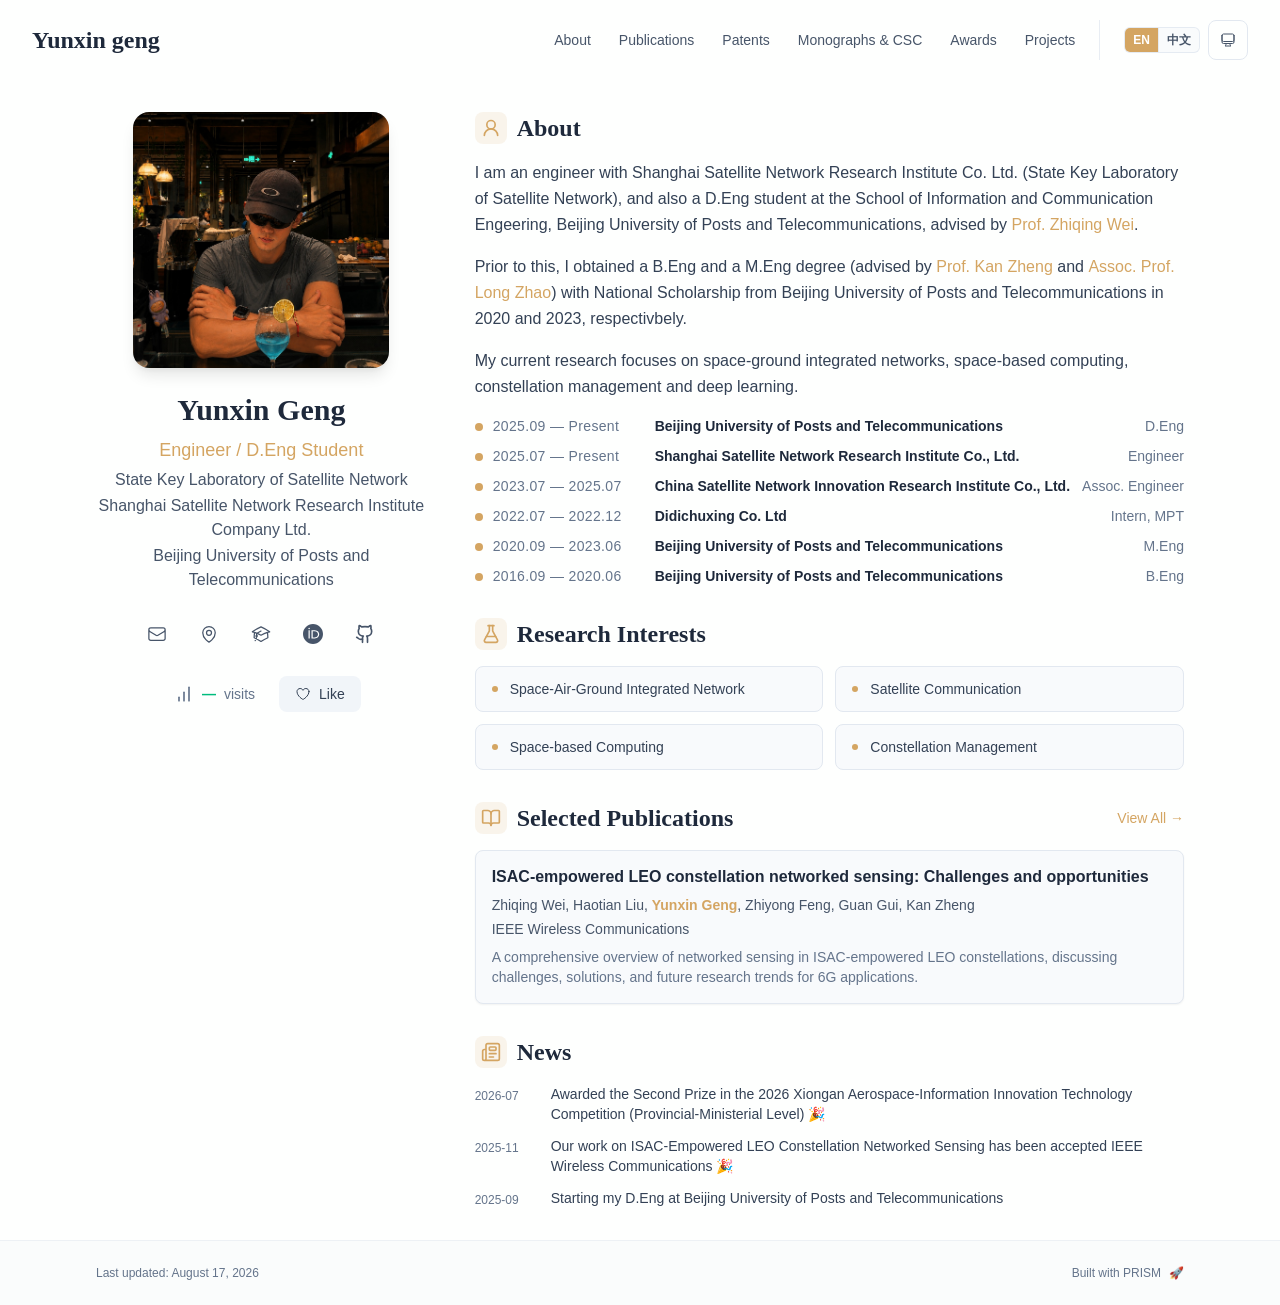
<file: index.html>
<!DOCTYPE html><html lang="en" class="scroll-smooth"><head><meta charSet="utf-8"/><meta name="viewport" content="width=device-width, initial-scale=1"/><link rel="preload" as="image" href="/bio.jpg"/><link rel="stylesheet" href="/_next/static/css/6cdf7c1259495151.css" data-precedence="next"/><link rel="preload" as="script" fetchPriority="low" href="/_next/static/chunks/webpack-679b75d1c4c2027c.js"/><script src="/_next/static/chunks/4bd1b696-70b6d399998de86a.js" async=""></script><script src="/_next/static/chunks/684-5aaa8290a129f299.js" async=""></script><script src="/_next/static/chunks/main-app-f3a18ecd062d6eb9.js" async=""></script><script src="/_next/static/chunks/461-a9a5d7b05a71d978.js" async=""></script><script src="/_next/static/chunks/874-6cc630662f3664af.js" async=""></script><script src="/_next/static/chunks/550-e25fb60305c1b22e.js" async=""></script><script src="/_next/static/chunks/app/layout-3bc9bcfc9629e41c.js" async=""></script><script src="/_next/static/chunks/178-595a94b9af1e67b5.js" async=""></script><script src="/_next/static/chunks/199-3dbf3e04a0d6c233.js" async=""></script><script src="/_next/static/chunks/748-7f55fe3ee213699f.js" async=""></script><script src="/_next/static/chunks/app/page-2345045956adf5ea.js" async=""></script><link rel="preload" href="https://busuanzi.ibruce.info/busuanzi/2.3/busuanzi.pure.mini.js" as="script"/><link rel="icon" href="/favicon.svg" type="image/svg+xml"/><link rel="dns-prefetch" href="https://jialeliu.com"/><link rel="preconnect" href="https://jialeliu.com" crossorigin=""/><link rel="preload" as="font" type="font/woff2" href="https://jialeliu.com/fonts/georgiab.woff2" crossorigin=""/><script>
              try {
                const theme = localStorage.getItem('theme-storage');
                const parsed = theme ? JSON.parse(theme) : null;
                const setting = parsed?.state?.theme || 'system';
                const prefersDark = typeof window !== 'undefined' && window.matchMedia && window.matchMedia('(prefers-color-scheme: dark)').matches;
                const effective = setting === 'dark' ? 'dark' : (setting === 'light' ? 'light' : (prefersDark ? 'dark' : 'light'));
                var root = document.documentElement;
                root.classList.add(effective);
                root.setAttribute('data-theme', effective);
              } catch (e) {
                var root = document.documentElement;
                root.classList.add('light');
                root.setAttribute('data-theme', 'light');
              }
            </script><script>
    try {
      const cfg = {"enabled":true,"locales":["zh","en"],"defaultLocale":"en","mode":"auto","fixedLocale":"en","persist":true,"switcher":true,"labels":{"zh":"中文","en":"English"}};
      const storageKey = 'locale-storage';
      const normalize = (value) => typeof value === 'string' ? value.trim().replace('_', '-').toLowerCase() : '';
      const matchLocale = (candidate) => {
        const normalized = normalize(candidate);
        if (!normalized) return null;
        if (cfg.locales.includes(normalized)) return normalized;
        const language = normalized.split('-')[0];
        if (cfg.locales.includes(language)) return language;
        return null;
      };

      let resolved = null;

      if (!cfg.enabled) {
        resolved = cfg.defaultLocale;
      } else if (cfg.persist) {
        resolved = matchLocale(localStorage.getItem(storageKey));
      }

      if (!resolved) {
        if (cfg.mode === 'fixed') {
          resolved = cfg.fixedLocale;
        } else {
          resolved = matchLocale(navigator.language);
        }
      }

      if (!resolved) {
        resolved = cfg.defaultLocale;
      }

      const root = document.documentElement;
      root.lang = resolved;
      root.setAttribute('data-locale', resolved);

      if (cfg.persist) {
        localStorage.setItem(storageKey, resolved);
      }
    } catch (e) {
      const root = document.documentElement;
      root.lang = 'en';
      root.setAttribute('data-locale', 'en');
    }
  </script><title>Yunxin geng</title><meta name="description" content="Engineer at Shanghai Satellite Network Research Institute Company Ltd. (State Key Laboratory of Satellite Network), also an PhD student at Beijing University of Posts and Telecommunications."/><meta name="author" content="Yunxin Geng"/><meta name="keywords" content="Yunxin Geng,PhD,Research,State Key Laboratory of Satellite Network,Shanghai Satellite Network Research Institute Company Ltd.,Beijing University of Posts and Telecommunications"/><meta name="creator" content="Yunxin Geng"/><meta name="publisher" content="Yunxin Geng"/><meta property="og:title" content="Yunxin geng"/><meta property="og:description" content="Engineer at Shanghai Satellite Network Research Institute Company Ltd. (State Key Laboratory of Satellite Network), also an PhD student at Beijing University of Posts and Telecommunications."/><meta property="og:site_name" content="Yunxin Geng&#x27;s Academic Website"/><meta property="og:locale" content="en_US"/><meta property="og:type" content="website"/><meta name="twitter:card" content="summary"/><meta name="twitter:title" content="Yunxin geng"/><meta name="twitter:description" content="Engineer at Shanghai Satellite Network Research Institute Company Ltd. (State Key Laboratory of Satellite Network), also an PhD student at Beijing University of Posts and Telecommunications."/><link rel="icon" href="/favicon.svg"/><script>document.querySelectorAll('body link[rel="icon"], body link[rel="apple-touch-icon"]').forEach(el => document.head.appendChild(el))</script><script src="/_next/static/chunks/polyfills-42372ed130431b0a.js" noModule=""></script></head><body class="font-sans antialiased"><div style="visibility:hidden"><nav class="fixed top-0 left-0 right-0 z-50" data-headlessui-state=""><div class="transition-all duration-300 ease-out bg-transparent" style="transform:translateY(-100px)"><div class="max-w-7xl mx-auto px-4 sm:px-6 lg:px-8"><div class="flex justify-between items-center h-16 lg:h-20"><div class="flex-shrink-0" tabindex="0"><a class="text-xl lg:text-2xl font-serif font-semibold text-primary hover:text-accent transition-colors duration-200" href="/">Yunxin geng</a></div><div class="hidden lg:block"><div class="ml-10 flex items-center space-x-3"><div class="relative flex items-baseline space-x-1"><a data-nav-href="/" class="relative px-3 py-2 text-sm font-medium rounded-lg transition-colors duration-150 text-primary" href="/">About</a><a data-nav-href="/publications" class="relative px-3 py-2 text-sm font-medium rounded-lg transition-colors duration-150 text-neutral-600" href="/publications/">Publications</a><a data-nav-href="/patents" class="relative px-3 py-2 text-sm font-medium rounded-lg transition-colors duration-150 text-neutral-600" href="/patents/">Patents</a><a data-nav-href="/monographs" class="relative px-3 py-2 text-sm font-medium rounded-lg transition-colors duration-150 text-neutral-600" href="/monographs/">Monographs &amp; CSC</a><a data-nav-href="/awards" class="relative px-3 py-2 text-sm font-medium rounded-lg transition-colors duration-150 text-neutral-600" href="/awards/">Awards</a><a data-nav-href="/projects" class="relative px-3 py-2 text-sm font-medium rounded-lg transition-colors duration-150 text-neutral-600" href="/projects/">Projects</a></div><div class="flex items-center gap-2 border-l border-neutral-200/80 pl-6 dark:border-neutral-700/80"><div class="w-[76px] h-[26px] rounded-md border border-neutral-200/80 bg-neutral-50/80 dark:border-neutral-600 dark:bg-neutral-800/60"><div class="h-full w-1/2 rounded-l-md bg-neutral-300/70 animate-pulse dark:bg-neutral-700"></div></div><div class="flex items-center justify-center w-10 h-10 rounded-lg border border-neutral-200 dark:border-[rgba(148,163,184,0.24)] bg-background dark:bg-neutral-800"><div class="w-4 h-4 rounded-full bg-neutral-300 animate-pulse"></div></div></div></div></div><div class="lg:hidden flex items-center space-x-2"><div class="w-[76px] h-[26px] rounded-md border border-neutral-200/80 bg-neutral-50/80 dark:border-neutral-600 dark:bg-neutral-800/60"><div class="h-full w-1/2 rounded-l-md bg-neutral-300/70 animate-pulse dark:bg-neutral-700"></div></div><div class="flex items-center justify-center w-10 h-10 rounded-lg border border-neutral-200 dark:border-[rgba(148,163,184,0.24)] bg-background dark:bg-neutral-800"><div class="w-4 h-4 rounded-full bg-neutral-300 animate-pulse"></div></div><button class="inline-flex items-center justify-center p-2 rounded-md text-neutral-600 hover:text-primary hover:bg-neutral-100 dark:hover:bg-neutral-800 focus:outline-none focus:ring-2 focus:ring-inset focus:ring-accent transition-colors duration-200" id="headlessui-disclosure-button-«R7pdb»" type="button" aria-expanded="false" data-headlessui-state=""><span class="sr-only">Open main menu</span><div><svg xmlns="http://www.w3.org/2000/svg" fill="none" viewBox="0 0 24 24" stroke-width="1.5" stroke="currentColor" aria-hidden="true" data-slot="icon" class="block h-6 w-6"><path stroke-linecap="round" stroke-linejoin="round" d="M3.75 6.75h16.5M3.75 12h16.5m-16.5 5.25h16.5"></path></svg></div></button></div></div></div></div></nav><main class="min-h-screen pt-16 lg:pt-20"><div class="max-w-6xl mx-auto px-4 sm:px-6 lg:px-8 py-8 bg-background min-h-screen"><div class="grid grid-cols-1 lg:grid-cols-3 gap-12"><div class="lg:col-span-1"><div class="sticky top-8" style="opacity:0;transform:translateY(20px)"><div class="w-64 h-64 mx-auto mb-6 rounded-2xl overflow-hidden shadow-lg hover:shadow-xl transition-all duration-200 hover:scale-105"><img alt="Yunxin Geng" width="256" height="256" decoding="async" data-nimg="1" class="w-full h-full object-cover object-[32%_center]" style="color:transparent" src="/bio.jpg"/></div><div class="text-center mb-6"><h1 class="text-3xl font-serif font-bold text-primary mb-2">Yunxin Geng</h1><p class="text-lg text-accent font-medium mb-1">Engineer / D.Eng Student</p><div class="text-neutral-600 mb-2 space-y-0.5"><p>State Key Laboratory of Satellite Network</p><p>Shanghai Satellite Network Research Institute Company Ltd.</p><p>Beijing University of Posts and Telecommunications</p></div></div><div class="flex flex-wrap justify-center gap-3 sm:gap-4 mb-6 relative px-2"><div class="relative"><button class="p-2 sm:p-2 transition-colors duration-200 text-neutral-600 dark:text-neutral-400 hover:text-accent" aria-label="Email"><svg xmlns="http://www.w3.org/2000/svg" fill="none" viewBox="0 0 24 24" stroke-width="1.5" stroke="currentColor" aria-hidden="true" data-slot="icon" class="h-5 w-5"><path stroke-linecap="round" stroke-linejoin="round" d="M21.75 6.75v10.5a2.25 2.25 0 0 1-2.25 2.25h-15a2.25 2.25 0 0 1-2.25-2.25V6.75m19.5 0A2.25 2.25 0 0 0 19.5 4.5h-15a2.25 2.25 0 0 0-2.25 2.25m19.5 0v.243a2.25 2.25 0 0 1-1.07 1.916l-7.5 4.615a2.25 2.25 0 0 1-2.36 0L3.32 8.91a2.25 2.25 0 0 1-1.07-1.916V6.75"></path></svg></button></div><div class="relative"><button class="p-2 sm:p-2 transition-colors duration-200 text-neutral-600 dark:text-neutral-400 hover:text-accent" aria-label="Location"><svg xmlns="http://www.w3.org/2000/svg" fill="none" viewBox="0 0 24 24" stroke-width="1.5" stroke="currentColor" aria-hidden="true" data-slot="icon" class="h-5 w-5"><path stroke-linecap="round" stroke-linejoin="round" d="M15 10.5a3 3 0 1 1-6 0 3 3 0 0 1 6 0Z"></path><path stroke-linecap="round" stroke-linejoin="round" d="M19.5 10.5c0 7.142-7.5 11.25-7.5 11.25S4.5 17.642 4.5 10.5a7.5 7.5 0 1 1 15 0Z"></path></svg></button></div><a href="https://scholar.google.com/citations?user=9G78VAcAAAAJ&amp;hl=zh-CN" target="_blank" rel="noopener noreferrer" class="p-2 sm:p-2 text-neutral-600 dark:text-neutral-400 hover:text-accent transition-colors duration-200" aria-label="Google Scholar"><svg xmlns="http://www.w3.org/2000/svg" fill="none" viewBox="0 0 24 24" stroke-width="1.5" stroke="currentColor" aria-hidden="true" data-slot="icon" class="h-5 w-5"><path stroke-linecap="round" stroke-linejoin="round" d="M4.26 10.147a60.438 60.438 0 0 0-.491 6.347A48.62 48.62 0 0 1 12 20.904a48.62 48.62 0 0 1 8.232-4.41 60.46 60.46 0 0 0-.491-6.347m-15.482 0a50.636 50.636 0 0 0-2.658-.813A59.906 59.906 0 0 1 12 3.493a59.903 59.903 0 0 1 10.399 5.84c-.896.248-1.783.52-2.658.814m-15.482 0A50.717 50.717 0 0 1 12 13.489a50.702 50.702 0 0 1 7.74-3.342M6.75 15a.75.75 0 1 0 0-1.5.75.75 0 0 0 0 1.5Zm0 0v-3.675A55.378 55.378 0 0 1 12 8.443m-7.007 11.55A5.981 5.981 0 0 0 6.75 15.75v-1.5"></path></svg></a><a href="https://orcid.org/my-orcid?orcid=0009-0002-0901-6167" target="_blank" rel="noopener noreferrer" class="p-2 sm:p-2 text-neutral-600 dark:text-neutral-400 hover:text-accent transition-colors duration-200" aria-label="ORCID"><svg viewBox="0 0 24 24" fill="currentColor" class="h-5 w-5" xmlns="http://www.w3.org/2000/svg"><path d="M12 0C5.372 0 0 5.372 0 12s5.372 12 12 12 12-5.372 12-12S18.628 0 12 0zM7.369 4.378c.525 0 .947.431.947.947s-.422.947-.947.947a.95.95 0 0 1-.947-.947c0-.525.422-.947.947-.947zm-.722 3.038h1.444v10.041H6.647V7.416zm3.562 0h3.9c3.712 0 5.344 2.653 5.344 5.025 0 2.578-2.016 5.025-5.325 5.025h-3.919V7.416zm1.444 1.303v7.444h2.297c3.272 0 4.022-2.484 4.022-3.722 0-2.016-1.284-3.722-4.097-3.722h-2.222z"></path></svg></a><a href="https://github.com/Xiao-Di" target="_blank" rel="noopener noreferrer" class="p-2 sm:p-2 text-neutral-600 dark:text-neutral-400 hover:text-accent transition-colors duration-200" aria-label="GitHub"><svg xmlns="http://www.w3.org/2000/svg" width="24" height="24" viewBox="0 0 24 24" fill="none" stroke="currentColor" stroke-width="2" stroke-linecap="round" stroke-linejoin="round" class="lucide lucide-github h-5 w-5" aria-hidden="true"><path d="M15 22v-4a4.8 4.8 0 0 0-1-3.5c3 0 6-2 6-5.5.08-1.25-.27-2.48-1-3.5.28-1.15.28-2.35 0-3.5 0 0-1 0-3 1.5-2.64-.5-5.36-.5-8 0C6 2 5 2 5 2c-.3 1.15-.3 2.35 0 3.5A5.403 5.403 0 0 0 4 9c0 3.5 3 5.5 6 5.5-.39.49-.68 1.05-.85 1.65-.17.6-.22 1.23-.15 1.85v4"></path><path d="M9 18c-4.51 2-5-2-7-2"></path></svg></a></div><div class="flex flex-wrap items-center justify-center gap-3"><div class="flex items-center gap-2 whitespace-nowrap px-3 py-2 text-sm" aria-label="visits"><svg xmlns="http://www.w3.org/2000/svg" width="24" height="24" viewBox="0 0 24 24" fill="none" stroke="currentColor" stroke-width="2" stroke-linecap="round" stroke-linejoin="round" class="lucide lucide-chart-no-axes-column-increasing h-5 w-5 text-neutral-500" aria-hidden="true"><line x1="12" x2="12" y1="20" y2="10"></line><line x1="18" x2="18" y1="20" y2="4"></line><line x1="6" x2="6" y1="20" y2="16"></line></svg><span id="busuanzi_container_page_pv"><span id="busuanzi_value_page_pv" class="font-semibold tabular-nums text-emerald-500">—</span></span><span class="text-neutral-500">visits</span></div><div class="relative"><button class="flex items-center space-x-2 px-4 py-2 rounded-lg font-medium text-sm transition-all duration-200 bg-neutral-100 dark:bg-neutral-800 text-neutral-700 dark:text-neutral-500 hover:bg-red-50 dark:hover:bg-red-900/20 hover:text-red-600 dark:hover:text-red-400 cursor-pointer" tabindex="0"><svg xmlns="http://www.w3.org/2000/svg" fill="none" viewBox="0 0 24 24" stroke-width="1.5" stroke="currentColor" aria-hidden="true" data-slot="icon" class="h-4 w-4"><path stroke-linecap="round" stroke-linejoin="round" d="M21 8.25c0-2.485-2.099-4.5-4.688-4.5-1.935 0-3.597 1.126-4.312 2.733-.715-1.607-2.377-2.733-4.313-2.733C5.1 3.75 3 5.765 3 8.25c0 7.22 9 12 9 12s9-4.78 9-12Z"></path></svg><span>Like</span></button></div></div></div></div><div class="lg:col-span-2 space-y-8"><section id="about" class="scroll-mt-24 space-y-8"><section style="opacity:0;transform:translateY(20px)"><h2 class="flex items-center gap-2.5 text-2xl font-serif font-bold text-primary mb-4"><span class="flex h-8 w-8 shrink-0 items-center justify-center rounded-lg bg-accent/12 text-accent"><svg xmlns="http://www.w3.org/2000/svg" width="24" height="24" viewBox="0 0 24 24" fill="none" stroke="currentColor" stroke-width="2" stroke-linecap="round" stroke-linejoin="round" class="lucide lucide-user-round h-5 w-5" aria-hidden="true"><circle cx="12" cy="8" r="5"></circle><path d="M20 21a8 8 0 0 0-16 0"></path></svg></span>About</h2><div class="text-neutral-700 dark:text-neutral-600 leading-relaxed"><p class="mb-4 last:mb-0">I am an engineer with Shanghai Satellite Network Research Institute Co. Ltd. (State Key Laboratory of Satellite Network), and also a D.Eng student at the School of Information and Communication Engeering, Beijing University of Posts and Telecommunications, advised by <a href="https://teacher.bupt.edu.cn/weizhiqing/zh_CN/index.htm" node="[object Object]" target="_blank" rel="noopener noreferrer" class="text-accent font-medium transition-all duration-200 rounded hover:bg-accent/10 hover:shadow-sm">Prof. Zhiqing Wei</a>.</p>
<p class="mb-4 last:mb-0">Prior to this, I obtained a B.Eng and a M.Eng degree (advised by <a href="https://mekluwc.bupt.edu.cn/info/1019/1052.htm" node="[object Object]" target="_blank" rel="noopener noreferrer" class="text-accent font-medium transition-all duration-200 rounded hover:bg-accent/10 hover:shadow-sm">Prof. Kan Zheng</a> and  <a href="https://sice.bupt.edu.cn/info/1066/1788.htm" node="[object Object]" target="_blank" rel="noopener noreferrer" class="text-accent font-medium transition-all duration-200 rounded hover:bg-accent/10 hover:shadow-sm">Assoc. Prof. Long Zhao</a>) with National Scholarship from Beijing University of Posts and Telecommunications in 2020 and 2023, respectivbely.</p>
<p class="mb-4 last:mb-0">My current research focuses on space-ground integrated networks, space-based computing, constellation management and deep learning.</p></div><ol class="mt-4 space-y-2.5" aria-label="Experience"><li class="grid grid-cols-[auto_9rem_minmax(0,1fr)] items-baseline gap-x-2.5 gap-y-0.5 sm:grid-cols-[auto_9.5rem_minmax(0,1fr)_auto]"><span class="h-2 w-2 rounded-full bg-accent" aria-hidden="true"></span><time class="whitespace-nowrap text-[13px] leading-5 tracking-wide text-neutral-500 sm:text-sm">2025.09 — Present</time><span class="min-w-0 text-[13px] font-semibold leading-5 text-primary sm:text-sm">Beijing University of Posts and Telecommunications</span><span class="col-start-3 text-[13px] leading-5 text-neutral-500 sm:col-start-auto sm:whitespace-nowrap sm:text-right sm:text-sm">D.Eng</span></li><li class="grid grid-cols-[auto_9rem_minmax(0,1fr)] items-baseline gap-x-2.5 gap-y-0.5 sm:grid-cols-[auto_9.5rem_minmax(0,1fr)_auto]"><span class="h-2 w-2 rounded-full bg-accent" aria-hidden="true"></span><time class="whitespace-nowrap text-[13px] leading-5 tracking-wide text-neutral-500 sm:text-sm">2025.07 — Present</time><span class="min-w-0 text-[13px] font-semibold leading-5 text-primary sm:text-sm">Shanghai Satellite Network Research Institute Co., Ltd.</span><span class="col-start-3 text-[13px] leading-5 text-neutral-500 sm:col-start-auto sm:whitespace-nowrap sm:text-right sm:text-sm">Engineer</span></li><li class="grid grid-cols-[auto_9rem_minmax(0,1fr)] items-baseline gap-x-2.5 gap-y-0.5 sm:grid-cols-[auto_9.5rem_minmax(0,1fr)_auto]"><span class="h-2 w-2 rounded-full bg-accent" aria-hidden="true"></span><time class="whitespace-nowrap text-[13px] leading-5 tracking-wide text-neutral-500 sm:text-sm">2023.07 — 2025.07</time><span class="min-w-0 text-[13px] font-semibold leading-5 text-primary sm:text-sm">China Satellite Network Innovation Research Institute Co., Ltd.</span><span class="col-start-3 text-[13px] leading-5 text-neutral-500 sm:col-start-auto sm:whitespace-nowrap sm:text-right sm:text-sm">Assoc. Engineer</span></li><li class="grid grid-cols-[auto_9rem_minmax(0,1fr)] items-baseline gap-x-2.5 gap-y-0.5 sm:grid-cols-[auto_9.5rem_minmax(0,1fr)_auto]"><span class="h-2 w-2 rounded-full bg-accent" aria-hidden="true"></span><time class="whitespace-nowrap text-[13px] leading-5 tracking-wide text-neutral-500 sm:text-sm">2022.07 — 2022.12</time><span class="min-w-0 text-[13px] font-semibold leading-5 text-primary sm:text-sm">Didichuxing Co. Ltd</span><span class="col-start-3 text-[13px] leading-5 text-neutral-500 sm:col-start-auto sm:whitespace-nowrap sm:text-right sm:text-sm">Intern, MPT</span></li><li class="grid grid-cols-[auto_9rem_minmax(0,1fr)] items-baseline gap-x-2.5 gap-y-0.5 sm:grid-cols-[auto_9.5rem_minmax(0,1fr)_auto]"><span class="h-2 w-2 rounded-full bg-accent" aria-hidden="true"></span><time class="whitespace-nowrap text-[13px] leading-5 tracking-wide text-neutral-500 sm:text-sm">2020.09 — 2023.06</time><span class="min-w-0 text-[13px] font-semibold leading-5 text-primary sm:text-sm">Beijing University of Posts and Telecommunications</span><span class="col-start-3 text-[13px] leading-5 text-neutral-500 sm:col-start-auto sm:whitespace-nowrap sm:text-right sm:text-sm">M.Eng</span></li><li class="grid grid-cols-[auto_9rem_minmax(0,1fr)] items-baseline gap-x-2.5 gap-y-0.5 sm:grid-cols-[auto_9.5rem_minmax(0,1fr)_auto]"><span class="h-2 w-2 rounded-full bg-accent" aria-hidden="true"></span><time class="whitespace-nowrap text-[13px] leading-5 tracking-wide text-neutral-500 sm:text-sm">2016.09 — 2020.06</time><span class="min-w-0 text-[13px] font-semibold leading-5 text-primary sm:text-sm">Beijing University of Posts and Telecommunications</span><span class="col-start-3 text-[13px] leading-5 text-neutral-500 sm:col-start-auto sm:whitespace-nowrap sm:text-right sm:text-sm">B.Eng</span></li></ol></section><section style="opacity:0;transform:translateY(20px)"><h2 class="flex items-center gap-2.5 text-2xl font-serif font-bold text-primary mb-4"><span class="flex h-8 w-8 shrink-0 items-center justify-center rounded-lg bg-accent/12 text-accent"><svg xmlns="http://www.w3.org/2000/svg" width="24" height="24" viewBox="0 0 24 24" fill="none" stroke="currentColor" stroke-width="2" stroke-linecap="round" stroke-linejoin="round" class="lucide lucide-flask-conical h-5 w-5" aria-hidden="true"><path d="M14 2v6a2 2 0 0 0 .245.96l5.51 10.08A2 2 0 0 1 18 22H6a2 2 0 0 1-1.755-2.96l5.51-10.08A2 2 0 0 0 10 8V2"></path><path d="M6.453 15h11.094"></path><path d="M8.5 2h7"></path></svg></span>Research Interests</h2><div class="grid gap-3 sm:grid-cols-2"><div class="flex items-center gap-3 rounded-lg border border-neutral-200 bg-neutral-50 px-4 py-3 text-sm text-neutral-700 transition-all hover:-translate-y-0.5 hover:border-accent/40 hover:shadow-sm dark:border-[rgba(148,163,184,0.24)] dark:bg-neutral-800"><span class="h-1.5 w-1.5 shrink-0 rounded-full bg-accent"></span>Space-Air-Ground Integrated Network</div><div class="flex items-center gap-3 rounded-lg border border-neutral-200 bg-neutral-50 px-4 py-3 text-sm text-neutral-700 transition-all hover:-translate-y-0.5 hover:border-accent/40 hover:shadow-sm dark:border-[rgba(148,163,184,0.24)] dark:bg-neutral-800"><span class="h-1.5 w-1.5 shrink-0 rounded-full bg-accent"></span>Satellite Communication</div><div class="flex items-center gap-3 rounded-lg border border-neutral-200 bg-neutral-50 px-4 py-3 text-sm text-neutral-700 transition-all hover:-translate-y-0.5 hover:border-accent/40 hover:shadow-sm dark:border-[rgba(148,163,184,0.24)] dark:bg-neutral-800"><span class="h-1.5 w-1.5 shrink-0 rounded-full bg-accent"></span>Space-based Computing</div><div class="flex items-center gap-3 rounded-lg border border-neutral-200 bg-neutral-50 px-4 py-3 text-sm text-neutral-700 transition-all hover:-translate-y-0.5 hover:border-accent/40 hover:shadow-sm dark:border-[rgba(148,163,184,0.24)] dark:bg-neutral-800"><span class="h-1.5 w-1.5 shrink-0 rounded-full bg-accent"></span>Constellation Management</div></div></section><section style="opacity:0;transform:translateY(20px)"><div class="flex items-center justify-between mb-4"><h2 class="flex items-center gap-2.5 text-2xl font-serif font-bold text-primary "><span class="flex h-8 w-8 shrink-0 items-center justify-center rounded-lg bg-accent/12 text-accent"><svg xmlns="http://www.w3.org/2000/svg" width="24" height="24" viewBox="0 0 24 24" fill="none" stroke="currentColor" stroke-width="2" stroke-linecap="round" stroke-linejoin="round" class="lucide lucide-book-open h-5 w-5" aria-hidden="true"><path d="M12 7v14"></path><path d="M3 18a1 1 0 0 1-1-1V4a1 1 0 0 1 1-1h5a4 4 0 0 1 4 4 4 4 0 0 1 4-4h5a1 1 0 0 1 1 1v13a1 1 0 0 1-1 1h-6a3 3 0 0 0-3 3 3 3 0 0 0-3-3z"></path></svg></span>Selected Publications</h2><a class="text-accent hover:text-accent-dark text-sm font-medium transition-all duration-200 rounded hover:bg-accent/10 hover:shadow-sm" href="/publications/">View All<!-- --> →</a></div><div class="space-y-4"><div class="bg-neutral-50 dark:bg-neutral-800 p-4 rounded-lg shadow-sm border border-neutral-200 dark:border-[rgba(148,163,184,0.24)] hover:shadow-lg transition-all duration-200 hover:scale-[1.02]" style="opacity:0;transform:translateY(20px)"><h3 class="font-semibold text-primary mb-2 leading-tight">ISAC-empowered LEO constellation networked sensing: Challenges and opportunities</h3><p class="text-sm text-neutral-600 dark:text-neutral-500 mb-1"><span><span class=" ">Zhiqing Wei</span>, </span><span><span class=" ">Haotian Liu</span>, </span><span><span class="font-semibold text-accent ">Yunxin Geng</span>, </span><span><span class=" ">Zhiyong Feng</span>, </span><span><span class=" ">Guan Gui</span>, </span><span><span class=" ">Kan Zheng</span></span></p><p class="text-sm text-neutral-600 dark:text-neutral-500 mb-2">IEEE Wireless Communications</p><p class="text-sm text-neutral-500 dark:text-neutral-500 line-clamp-2">A comprehensive overview of networked sensing in ISAC-empowered LEO constellations, discussing challenges, solutions, and future research trends for 6G applications.</p></div></div></section><section style="opacity:0;transform:translateY(20px)"><h2 class="flex items-center gap-2.5 text-2xl font-serif font-bold text-primary mb-4"><span class="flex h-8 w-8 shrink-0 items-center justify-center rounded-lg bg-accent/12 text-accent"><svg xmlns="http://www.w3.org/2000/svg" width="24" height="24" viewBox="0 0 24 24" fill="none" stroke="currentColor" stroke-width="2" stroke-linecap="round" stroke-linejoin="round" class="lucide lucide-newspaper h-5 w-5" aria-hidden="true"><path d="M15 18h-5"></path><path d="M18 14h-8"></path><path d="M4 22h16a2 2 0 0 0 2-2V4a2 2 0 0 0-2-2H8a2 2 0 0 0-2 2v16a2 2 0 0 1-4 0v-9a2 2 0 0 1 2-2h2"></path><rect width="8" height="4" x="10" y="6" rx="1"></rect></svg></span>News</h2><div class="space-y-3"><div class="flex items-start space-x-3"><span class="text-xs text-neutral-500 mt-1 w-16 flex-shrink-0">2026-07</span><p class="text-sm text-neutral-700">Awarded the Second Prize in the 2026 Xiongan Aerospace‑Information Innovation Technology Competition (Provincial‑Ministerial Level) 🎉</p></div><div class="flex items-start space-x-3"><span class="text-xs text-neutral-500 mt-1 w-16 flex-shrink-0">2025-11</span><p class="text-sm text-neutral-700">Our work on ISAC-Empowered LEO Constellation Networked Sensing has been accepted IEEE Wireless Communications 🎉</p></div><div class="flex items-start space-x-3"><span class="text-xs text-neutral-500 mt-1 w-16 flex-shrink-0">2025-09</span><p class="text-sm text-neutral-700">Starting my D.Eng at Beijing University of Posts and Telecommunications</p></div></div></section></section></div></div></div><!--$--><!--/$--><!--$--><!--/$--></main><footer class="border-t border-neutral-200/50 bg-neutral-50/50 dark:bg-neutral-900/50 dark:border-neutral-700/50"><div class="max-w-6xl mx-auto px-4 sm:px-6 lg:px-8 py-6"><div class="flex flex-col sm:flex-row justify-between items-center gap-2"><p class="text-xs text-neutral-500">Last updated<!-- -->: <!-- -->August 17, 2026</p><p class="text-xs text-neutral-500 flex items-center"><a href="https://github.com/xyjoey/PRISM" target="_blank" rel="noopener noreferrer">Built with PRISM</a><span class="ml-2">🚀</span></p></div></div></footer></div><script src="/_next/static/chunks/webpack-679b75d1c4c2027c.js" async=""></script><script>(self.__next_f=self.__next_f||[]).push([0])</script><script>self.__next_f.push([1,"1:\"$Sreact.fragment\"\n3:I[3719,[\"461\",\"static/chunks/461-a9a5d7b05a71d978.js\",\"874\",\"static/chunks/874-6cc630662f3664af.js\",\"550\",\"static/chunks/550-e25fb60305c1b22e.js\",\"177\",\"static/chunks/app/layout-3bc9bcfc9629e41c.js\"],\"ThemeProvider\"]\n4:I[310,[\"461\",\"static/chunks/461-a9a5d7b05a71d978.js\",\"874\",\"static/chunks/874-6cc630662f3664af.js\",\"550\",\"static/chunks/550-e25fb60305c1b22e.js\",\"177\",\"static/chunks/app/layout-3bc9bcfc9629e41c.js\"],\"LocaleProvider\"]\n5:I[4574,[\"461\",\"static/chunks/461-a9a5d7b05a71d978.js\",\"874\",\"static/chunks/874-6cc630662f3664af.js\",\"550\",\"static/chunks/550-e25fb60305c1b22e.js\",\"177\",\"static/chunks/app/layout-3bc9bcfc9629e41c.js\"],\"default\"]\n6:I[7555,[],\"\"]\n7:I[1295,[],\"\"]\n8:I[2548,[\"461\",\"static/chunks/461-a9a5d7b05a71d978.js\",\"874\",\"static/chunks/874-6cc630662f3664af.js\",\"550\",\"static/chunks/550-e25fb60305c1b22e.js\",\"177\",\"static/chunks/app/layout-3bc9bcfc9629e41c.js\"],\"default\"]\n9:I[7408,[\"461\",\"static/chunks/461-a9a5d7b05a71d978.js\",\"178\",\"static/chunks/178-595a94b9af1e67b5.js\",\"874\",\"static/chunks/874-6cc630662f3664af.js\",\"199\",\"static/chunks/199-3dbf3e04a0d6c233.js\",\"748\",\"static/chunks/748-7f55fe3ee213699f.js\",\"974\",\"static/chunks/app/page-2345045956adf5ea.js\"],\"default\"]\ne:I[9665,[],\"MetadataBoundary\"]\n10:I[9665,[],\"OutletBoundary\"]\n13:I[4911,[],\"AsyncMetadataOutlet\"]\n15:I[9665,[],\"ViewportBoundary\"]\n17:I[6614,[],\"\"]\n:HL[\"/_next/static/css/6cdf7c1259495151.css\",\"style\"]\n2:T5d7,\n    try {\n      const cfg = {\"enabled\":true,\"locales\":[\"zh\",\"en\"],\"defaultLocale\":\"en\",\"mode\":\"auto\",\"fixedLocale\":\"en\",\"persist\":true,\"switcher\":true,\"labels\":{\"zh\":\"中文\",\"en\":\"English\"}};\n      const storageKey = 'locale-storage';\n      const normalize = (value) =\u003e typeof value === 'string' ? value.trim().replace('_', '-').toLowerCase() : '';\n      const matchLocale = (candidate) =\u003e {\n        const normalized = normalize(candidate);\n        if (!normalized) return null;\n        if (cfg.locales.includes(normalized)) return normalized;\n        const language = normalized.split('-')[0];\n        if (cfg.local"])</script><script>self.__next_f.push([1,"es.includes(language)) return language;\n        return null;\n      };\n\n      let resolved = null;\n\n      if (!cfg.enabled) {\n        resolved = cfg.defaultLocale;\n      } else if (cfg.persist) {\n        resolved = matchLocale(localStorage.getItem(storageKey));\n      }\n\n      if (!resolved) {\n        if (cfg.mode === 'fixed') {\n          resolved = cfg.fixedLocale;\n        } else {\n          resolved = matchLocale(navigator.language);\n        }\n      }\n\n      if (!resolved) {\n        resolved = cfg.defaultLocale;\n      }\n\n      const root = document.documentElement;\n      root.lang = resolved;\n      root.setAttribute('data-locale', resolved);\n\n      if (cfg.persist) {\n        localStorage.setItem(storageKey, resolved);\n      }\n    } catch (e) {\n      const root = document.documentElement;\n      root.lang = 'en';\n      root.setAttribute('data-locale', 'en');\n    }\n  a:T4c6,The pursuit of seamless global coverage in sixth-generation (6G) mobile networks has driven the development of low earth orbit (LEO) constellation networks. In addition to communication, the emerging 6G applications, such as low-altitude economy and smart city, also require high-accuracy, large-scale, and continuous sensing. Integrated sensing and communication (ISAC) has emerged as a key enabler, which could empower LEO constellations with dual capabilities of communication and sensing. With the implementation of networked sensing in ISAC-empowered LEO constellations, the requirements of emerging 6G applications can be satisfied. This article presents a comprehensive overview of networked sensing in ISAC-empowered LEO constellations. We first introduce the concepts, sensing types, application scenarios, and payload enhancements. Then, we delve into critical technical challenges of networked sensing in ISAC-empowered LEO constellations and discuss the promising solutions tailored to the unique characteristics of LEO constellations, such as high mobility and long distances to the targets. Finally, we highlight future research trends to further pro"])</script><script>self.__next_f.push([1,"mote the performance of ISAC-empowered LEO constellations.b:T62e,@article{wei2026isac,\n  title = {ISAC-empowered LEO constellation networked sensing: Challenges and opportunities},\n  author = {Wei, Zhiqing and Liu, Haotian and Geng, Yunxin and Feng, Zhiyong and Gui, Guan and Zheng, Kan},\n  journal = {IEEE Wireless Communications},\n  year = {2026},\n  publisher = {IEEE},\n  doi = {10.1109/MWC.2026.3654488},\n  abstract = {The pursuit of seamless global coverage in sixth-generation (6G) mobile networks has driven the development of low earth orbit (LEO) constellation networks. In addition to communication, the emerging 6G applications, such as low-altitude economy and smart city, also require high-accuracy, large-scale, and continuous sensing. Integrated sensing and communication (ISAC) has emerged as a key enabler, which could empower LEO constellations with dual capabilities of communication and sensing. With the implementation of networked sensing in ISAC-empowered LEO constellations, the requirements of emerging 6G applications can be satisfied. This article presents a comprehensive overview of networked sensing in ISAC-empowered LEO constellations. We first introduce the concepts, sensing types, application scenarios, and payload enhancements. Then, we delve into critical technical challenges of networked sensing in ISAC-empowered LEO constellations and discuss the promising solutions tailored to the unique characteristics of LEO constellations, such as high mobility and long distances to the targets. Finally, we highlight future research trends to further promote the performance of ISAC-empowered LEO constellations.}\n}c:T4c6,The pursuit of seamless global coverage in sixth-generation (6G) mobile networks has driven the development of low earth orbit (LEO) constellation networks. In addition to communication, the emerging 6G applications, such as low-altitude economy and smart city, also require high-accuracy, large-scale, and continuous sensing. Integrated sensing and communication (ISAC) has emerged as a key en"])</script><script>self.__next_f.push([1,"abler, which could empower LEO constellations with dual capabilities of communication and sensing. With the implementation of networked sensing in ISAC-empowered LEO constellations, the requirements of emerging 6G applications can be satisfied. This article presents a comprehensive overview of networked sensing in ISAC-empowered LEO constellations. We first introduce the concepts, sensing types, application scenarios, and payload enhancements. Then, we delve into critical technical challenges of networked sensing in ISAC-empowered LEO constellations and discuss the promising solutions tailored to the unique characteristics of LEO constellations, such as high mobility and long distances to the targets. Finally, we highlight future research trends to further promote the performance of ISAC-empowered LEO constellations.d:T62e,@article{wei2026isac,\n  title = {ISAC-empowered LEO constellation networked sensing: Challenges and opportunities},\n  author = {Wei, Zhiqing and Liu, Haotian and Geng, Yunxin and Feng, Zhiyong and Gui, Guan and Zheng, Kan},\n  journal = {IEEE Wireless Communications},\n  year = {2026},\n  publisher = {IEEE},\n  doi = {10.1109/MWC.2026.3654488},\n  abstract = {The pursuit of seamless global coverage in sixth-generation (6G) mobile networks has driven the development of low earth orbit (LEO) constellation networks. In addition to communication, the emerging 6G applications, such as low-altitude economy and smart city, also require high-accuracy, large-scale, and continuous sensing. Integrated sensing and communication (ISAC) has emerged as a key enabler, which could empower LEO constellations with dual capabilities of communication and sensing. With the implementation of networked sensing in ISAC-empowered LEO constellations, the requirements of emerging 6G applications can be satisfied. This article presents a comprehensive overview of networked sensing in ISAC-empowered LEO constellations. We first introduce the concepts, sensing types, application scenarios, and payload enhancements. Then, we delve"])</script><script>self.__next_f.push([1," into critical technical challenges of networked sensing in ISAC-empowered LEO constellations and discuss the promising solutions tailored to the unique characteristics of LEO constellations, such as high mobility and long distances to the targets. Finally, we highlight future research trends to further promote the performance of ISAC-empowered LEO constellations.}\n}"])</script><script>self.__next_f.push([1,"0:{\"P\":null,\"b\":\"iHFdQZmmponPu76PfUkWm\",\"p\":\"\",\"c\":[\"\",\"\"],\"i\":false,\"f\":[[[\"\",{\"children\":[\"__PAGE__\",{}]},\"$undefined\",\"$undefined\",true],[\"\",[\"$\",\"$1\",\"c\",{\"children\":[[[\"$\",\"link\",\"0\",{\"rel\":\"stylesheet\",\"href\":\"/_next/static/css/6cdf7c1259495151.css\",\"precedence\":\"next\",\"crossOrigin\":\"$undefined\",\"nonce\":\"$undefined\"}]],[\"$\",\"html\",null,{\"lang\":\"en\",\"className\":\"scroll-smooth\",\"suppressHydrationWarning\":true,\"children\":[[\"$\",\"head\",null,{\"children\":[[\"$\",\"link\",null,{\"rel\":\"icon\",\"href\":\"/favicon.svg\",\"type\":\"image/svg+xml\"}],[\"$\",\"link\",null,{\"rel\":\"dns-prefetch\",\"href\":\"https://jialeliu.com\"}],[\"$\",\"link\",null,{\"rel\":\"preconnect\",\"href\":\"https://jialeliu.com\",\"crossOrigin\":\"\"}],[\"$\",\"link\",null,{\"rel\":\"preload\",\"as\":\"font\",\"type\":\"font/woff2\",\"href\":\"https://jialeliu.com/fonts/georgiab.woff2\",\"crossOrigin\":\"\"}],[\"$\",\"script\",null,{\"dangerouslySetInnerHTML\":{\"__html\":\"\\n              try {\\n                const theme = localStorage.getItem('theme-storage');\\n                const parsed = theme ? JSON.parse(theme) : null;\\n                const setting = parsed?.state?.theme || 'system';\\n                const prefersDark = typeof window !== 'undefined' \u0026\u0026 window.matchMedia \u0026\u0026 window.matchMedia('(prefers-color-scheme: dark)').matches;\\n                const effective = setting === 'dark' ? 'dark' : (setting === 'light' ? 'light' : (prefersDark ? 'dark' : 'light'));\\n                var root = document.documentElement;\\n                root.classList.add(effective);\\n                root.setAttribute('data-theme', effective);\\n              } catch (e) {\\n                var root = document.documentElement;\\n                root.classList.add('light');\\n                root.setAttribute('data-theme', 'light');\\n              }\\n            \"}}],[\"$\",\"script\",null,{\"dangerouslySetInnerHTML\":{\"__html\":\"$2\"}}]]}],[\"$\",\"body\",null,{\"className\":\"font-sans antialiased\",\"children\":[\"$\",\"$L3\",null,{\"children\":[\"$\",\"$L4\",null,{\"config\":{\"enabled\":true,\"locales\":[\"zh\",\"en\"],\"defaultLocale\":\"en\",\"mode\":\"auto\",\"fixedLocale\":\"en\",\"persist\":true,\"switcher\":true,\"labels\":{\"zh\":\"中文\",\"en\":\"English\"}},\"children\":[[\"$\",\"$L5\",null,{\"items\":[{\"title\":\"About\",\"type\":\"page\",\"target\":\"about\",\"href\":\"/\"},{\"title\":\"Publications\",\"type\":\"page\",\"target\":\"publications\",\"href\":\"/publications\"},{\"title\":\"Patents\",\"type\":\"page\",\"target\":\"patents\",\"href\":\"/patents\"},{\"title\":\"Monographs \u0026 CSC\",\"type\":\"page\",\"target\":\"monographs\",\"href\":\"/monographs\"},{\"title\":\"Awards\",\"type\":\"page\",\"target\":\"awards\",\"href\":\"/awards\"},{\"title\":\"Projects\",\"type\":\"page\",\"target\":\"projects\",\"href\":\"/projects\"}],\"siteTitle\":\"Yunxin geng\",\"enableOnePageMode\":false,\"i18n\":\"$0:f:0:1:1:props:children:1:props:children:1:props:children:props:children:props:config\",\"itemsByLocale\":{\"zh\":[{\"title\":\"主页\",\"type\":\"page\",\"target\":\"about\",\"href\":\"/\"},{\"title\":\"论文\",\"type\":\"page\",\"target\":\"publications\",\"href\":\"/publications\"},{\"title\":\"专利\",\"type\":\"page\",\"target\":\"patents\",\"href\":\"/patents\"},{\"title\":\"著作 \u0026 软件\",\"type\":\"page\",\"target\":\"monographs\",\"href\":\"/monographs\"},{\"title\":\"奖项\",\"type\":\"page\",\"target\":\"awards\",\"href\":\"/awards\"},{\"title\":\"项目\",\"type\":\"page\",\"target\":\"projects\",\"href\":\"/projects\"}],\"en\":[{\"title\":\"About\",\"type\":\"page\",\"target\":\"about\",\"href\":\"/\"},{\"title\":\"Publications\",\"type\":\"page\",\"target\":\"publications\",\"href\":\"/publications\"},{\"title\":\"Patents\",\"type\":\"page\",\"target\":\"patents\",\"href\":\"/patents\"},{\"title\":\"Monographs \u0026 CSC\",\"type\":\"page\",\"target\":\"monographs\",\"href\":\"/monographs\"},{\"title\":\"Awards\",\"type\":\"page\",\"target\":\"awards\",\"href\":\"/awards\"},{\"title\":\"Projects\",\"type\":\"page\",\"target\":\"projects\",\"href\":\"/projects\"}]},\"siteTitleByLocale\":{\"zh\":\"耿运鑫\",\"en\":\"Yunxin geng\"}}],[\"$\",\"main\",null,{\"className\":\"min-h-screen pt-16 lg:pt-20\",\"children\":[\"$\",\"$L6\",null,{\"parallelRouterKey\":\"children\",\"error\":\"$undefined\",\"errorStyles\":\"$undefined\",\"errorScripts\":\"$undefined\",\"template\":[\"$\",\"$L7\",null,{}],\"templateStyles\":\"$undefined\",\"templateScripts\":\"$undefined\",\"notFound\":[[[\"$\",\"title\",null,{\"children\":\"404: This page could not be found.\"}],[\"$\",\"div\",null,{\"style\":{\"fontFamily\":\"system-ui,\\\"Segoe UI\\\",Roboto,Helvetica,Arial,sans-serif,\\\"Apple Color Emoji\\\",\\\"Segoe UI Emoji\\\"\",\"height\":\"100vh\",\"textAlign\":\"center\",\"display\":\"flex\",\"flexDirection\":\"column\",\"alignItems\":\"center\",\"justifyContent\":\"center\"},\"children\":[\"$\",\"div\",null,{\"children\":[[\"$\",\"style\",null,{\"dangerouslySetInnerHTML\":{\"__html\":\"body{color:#000;background:#fff;margin:0}.next-error-h1{border-right:1px solid rgba(0,0,0,.3)}@media (prefers-color-scheme:dark){body{color:#fff;background:#000}.next-error-h1{border-right:1px solid rgba(255,255,255,.3)}}\"}}],[\"$\",\"h1\",null,{\"className\":\"next-error-h1\",\"style\":{\"display\":\"inline-block\",\"margin\":\"0 20px 0 0\",\"padding\":\"0 23px 0 0\",\"fontSize\":24,\"fontWeight\":500,\"verticalAlign\":\"top\",\"lineHeight\":\"49px\"},\"children\":404}],[\"$\",\"div\",null,{\"style\":{\"display\":\"inline-block\"},\"children\":[\"$\",\"h2\",null,{\"style\":{\"fontSize\":14,\"fontWeight\":400,\"lineHeight\":\"49px\",\"margin\":0},\"children\":\"This page could not be found.\"}]}]]}]}]],[]],\"forbidden\":\"$undefined\",\"unauthorized\":\"$undefined\"}]}],[\"$\",\"$L8\",null,{\"lastUpdated\":\"August 17, 2026\",\"lastUpdatedByLocale\":{\"zh\":\"2026年8月17日\",\"en\":\"August 17, 2026\"},\"defaultLocale\":\"en\"}]]}]}]}]]}]]}],{\"children\":[\"__PAGE__\",[\"$\",\"$1\",\"c\",{\"children\":[[\"$\",\"$L9\",null,{\"dataByLocale\":{\"zh\":{\"author\":{\"name\":\"耿运鑫\",\"title\":\"工程师 / 博士生\",\"institution\":[\"上海卫星互联网研究院有限公司\",\"卫星互联网全国重点实验室\",\"中国星网雄安智能技术研究中心\",\"北京邮电大学\"],\"avatar\":\"/bio.jpg\"},\"social\":{\"email\":\"gengyx@bupt.edu.cn\",\"location\":\"北京，中国\",\"location_url\":\"https://maps.google.com\",\"location_details\":[\"新科研楼738，\",\"西土城路10号，北京，中国\"],\"google_scholar\":\"https://scholar.google.com/citations?user=9G78VAcAAAAJ\u0026hl=zh-CN\",\"orcid\":\"https://orcid.org/my-orcid?orcid=0009-0002-0901-6167\",\"github\":\"https://github.com/Xiao-Di\"},\"features\":{\"enable_likes\":true,\"enable_one_page_mode\":false},\"enableOnePageMode\":false,\"researchInterests\":[\"空天地一体化网络\",\"卫星通信\",\"天基计算\",\"星座管理\"],\"experience\":[{\"period\":\"2025.09 — 至今\",\"organization\":\"北京邮电大学\",\"role\":\"泛网无线通信教育部重点实验室 · 工程博士\"},{\"period\":\"2025.07 — 至今\",\"organization\":\"上海卫星互联网研究院有限公司\",\"role\":\"卫星互联网全国重点实验室 · 工程师\"},{\"period\":\"2023.07 — 2025.07\",\"organization\":\"中国星网网络创新研究院有限公司\",\"role\":\"未来新兴技术研究中心 · 助理工程师\"},{\"period\":\"2022.07 — 2022.12\",\"organization\":\"北京嘀嘀无限科技发展有限公司\",\"role\":\"网约车平台公司-MPT · 实习生\"},{\"period\":\"2020.09 — 2023.06\",\"organization\":\"北京邮电大学\",\"role\":\"泛网无线通信教育部重点实验室 · 硕士\"},{\"period\":\"2016.09 — 2020.06\",\"organization\":\"北京邮电大学\",\"role\":\"信息与通信工程学院（通信工程） · 本科\"}],\"labels\":{\"researchInterests\":\"研究方向\"},\"pagesToShow\":[{\"type\":\"about\",\"id\":\"about\",\"sections\":[{\"id\":\"about\",\"type\":\"markdown\",\"source\":\"bio.md\",\"title\":\"简介\",\"content\":\"我目前是上海卫星互联网研究院有限公司（中国星网雄安智能技术研究中心）、卫星互联网全国重点实验室的工程师，同时也是北京邮电大学（泛网无线通信教育部重点实验室）的工程博士，导师是[尉志青教授](https://teacher.bupt.edu.cn/weizhiqing/zh_CN/index.htm)。\\n\\n此前，我分别于2020年和2023年于北京邮电大学获得通信工程学士学位和信息与通信工程硕士学位，导师是[郑侃教授](https://mekluwc.bupt.edu.cn/info/1019/1052.htm)和[赵龙副教授](https://sice.bupt.edu.cn/info/1066/1788.htm)。\\n\\n我的研究方向为空天地一体化融合网络、卫星通信、天基计算和复杂星座管控技术。\\n\\n\"},{\"id\":\"featured_publications\",\"type\":\"publications\",\"title\":\"精选论文\",\"filter\":\"selected\",\"limit\":5,\"publications\":[{\"id\":\"wei2026isac\",\"title\":\"ISAC-empowered LEO constellation networked sensing: Challenges and opportunities\",\"titleNodes\":[{\"type\":\"text\",\"text\":\"ISAC-empowered LEO constellation networked sensing: Challenges and opportunities\"}],\"authors\":[{\"name\":\"Zhiqing Wei\",\"isHighlighted\":false,\"isCorresponding\":false,\"isCoAuthor\":false},{\"name\":\"Haotian Liu\",\"isHighlighted\":false,\"isCorresponding\":false,\"isCoAuthor\":false},{\"name\":\"Yunxin Geng\",\"isHighlighted\":true,\"isCorresponding\":false,\"isCoAuthor\":false},{\"name\":\"Zhiyong Feng\",\"isHighlighted\":false,\"isCorresponding\":false,\"isCoAuthor\":false},{\"name\":\"Guan Gui\",\"isHighlighted\":false,\"isCorresponding\":false,\"isCoAuthor\":false},{\"name\":\"Kan Zheng\",\"isHighlighted\":false,\"isCorresponding\":false,\"isCoAuthor\":false}],\"year\":2026,\"type\":\"journal\",\"status\":\"published\",\"tags\":[],\"keywords\":\"$0:f:0:1:2:children:1:props:children:0:props:dataByLocale:zh:pagesToShow:0:sections:1:publications:0:tags\",\"researchArea\":\"machine-learning\",\"journal\":\"IEEE Wireless Communications\",\"conference\":\"\",\"doi\":\"10.1109/MWC.2026.3654488\",\"abstract\":\"$a\",\"description\":\"A comprehensive overview of networked sensing in ISAC-empowered LEO constellations, discussing challenges, solutions, and future research trends for 6G applications.\",\"selected\":true,\"preview\":\"ISAC-WCM.jpg\",\"bibtex\":\"$b\"}]},{\"id\":\"news\",\"type\":\"list\",\"title\":\"近期动态\",\"source\":\"news.toml\",\"items\":[{\"date\":\"2026-07\",\"content\":\"团队获2026雄安空天信息创新技术大赛（省部级）二等奖 🎉\"},{\"date\":\"2025-11\",\"content\":\"我们有关ISAC使能低轨卫星星座网络化感知的工作被IEEE Wireless Communications杂志接收了 🎉\"},{\"date\":\"2025-09\",\"content\":\"开始在北京邮电大学进修工程博士\"}]}]}]},\"en\":{\"author\":{\"name\":\"Yunxin Geng\",\"title\":\"Engineer / D.Eng Student\",\"institution\":[\"State Key Laboratory of Satellite Network\",\"Shanghai Satellite Network Research Institute Company Ltd.\",\"Beijing University of Posts and Telecommunications\"],\"avatar\":\"/bio.jpg\"},\"social\":{\"email\":\"gengyx@bupt.edu.cn\",\"location\":\"Beijing, China\",\"location_url\":\"https://maps.google.com\",\"location_details\":[\"No.10, Xitucheng Street, Haidian District,\",\"Beijing University of Posts and Telecommunications, Beijing, China\"],\"google_scholar\":\"https://scholar.google.com/citations?user=9G78VAcAAAAJ\u0026hl=zh-CN\",\"orcid\":\"https://orcid.org/my-orcid?orcid=0009-0002-0901-6167\",\"github\":\"https://github.com/Xiao-Di\"},\"features\":{\"enable_likes\":true,\"enable_one_page_mode\":false},\"enableOnePageMode\":false,\"researchInterests\":[\"Space-Air-Ground Integrated Network\",\"Satellite Communication\",\"Space-based Computing\",\"Constellation Management\"],\"experience\":[{\"period\":\"2025.09 — Present\",\"organization\":\"Beijing University of Posts and Telecommunications\",\"role\":\"D.Eng\"},{\"period\":\"2025.07 — Present\",\"organization\":\"Shanghai Satellite Network Research Institute Co., Ltd.\",\"role\":\"Engineer\"},{\"period\":\"2023.07 — 2025.07\",\"organization\":\"China Satellite Network Innovation Research Institute Co., Ltd.\",\"role\":\"Assoc. Engineer\"},{\"period\":\"2022.07 — 2022.12\",\"organization\":\"Didichuxing Co. Ltd\",\"role\":\"Intern, MPT\"},{\"period\":\"2020.09 — 2023.06\",\"organization\":\"Beijing University of Posts and Telecommunications\",\"role\":\"M.Eng\"},{\"period\":\"2016.09 — 2020.06\",\"organization\":\"Beijing University of Posts and Telecommunications\",\"role\":\"B.Eng\"}],\"labels\":{\"researchInterests\":\"Research Interests\"},\"pagesToShow\":[{\"type\":\"about\",\"id\":\"about\",\"sections\":[{\"id\":\"about\",\"type\":\"markdown\",\"source\":\"bio.md\",\"title\":\"About\",\"content\":\"I am an engineer with Shanghai Satellite Network Research Institute Co. Ltd. (State Key Laboratory of Satellite Network), and also a D.Eng student at the School of Information and Communication Engeering, Beijing University of Posts and Telecommunications, advised by [Prof. Zhiqing Wei](https://teacher.bupt.edu.cn/weizhiqing/zh_CN/index.htm).\\n\\nPrior to this, I obtained a B.Eng and a M.Eng degree (advised by [Prof. Kan Zheng](https://mekluwc.bupt.edu.cn/info/1019/1052.htm) and  [Assoc. Prof. Long Zhao](https://sice.bupt.edu.cn/info/1066/1788.htm)) with National Scholarship from Beijing University of Posts and Telecommunications in 2020 and 2023, respectivbely.\\n\\nMy current research focuses on space-ground integrated networks, space-based computing, constellation management and deep learning.\"},{\"id\":\"featured_publications\",\"type\":\"publications\",\"title\":\"Selected Publications\",\"filter\":\"selected\",\"limit\":5,\"publications\":[{\"id\":\"wei2026isac\",\"title\":\"ISAC-empowered LEO constellation networked sensing: Challenges and opportunities\",\"titleNodes\":[{\"type\":\"text\",\"text\":\"ISAC-empowered LEO constellation networked sensing: Challenges and opportunities\"}],\"authors\":[{\"name\":\"Zhiqing Wei\",\"isHighlighted\":false,\"isCorresponding\":false,\"isCoAuthor\":false},{\"name\":\"Haotian Liu\",\"isHighlighted\":false,\"isCorresponding\":false,\"isCoAuthor\":false},{\"name\":\"Yunxin Geng\",\"isHighlighted\":true,\"isCorresponding\":false,\"isCoAuthor\":false},{\"name\":\"Zhiyong Feng\",\"isHighlighted\":false,\"isCorresponding\":false,\"isCoAuthor\":false},{\"name\":\"Guan Gui\",\"isHighlighted\":false,\"isCorresponding\":false,\"isCoAuthor\":false},{\"name\":\"Kan Zheng\",\"isHighlighted\":false,\"isCorresponding\":false,\"isCoAuthor\":false}],\"year\":2026,\"type\":\"journal\",\"status\":\"published\",\"tags\":[],\"keywords\":\"$0:f:0:1:2:children:1:props:children:0:props:dataByLocale:en:pagesToShow:0:sections:1:publications:0:tags\",\"researchArea\":\"machine-learning\",\"journal\":\"IEEE Wireless Communications\",\"conference\":\"\",\"doi\":\"10.1109/MWC.2026.3654488\",\"abstract\":\"$c\",\"description\":\"A comprehensive overview of networked sensing in ISAC-empowered LEO constellations, discussing challenges, solutions, and future research trends for 6G applications.\",\"selected\":true,\"preview\":\"ISAC-WCM.jpg\",\"bibtex\":\"$d\"}]},{\"id\":\"news\",\"type\":\"list\",\"title\":\"News\",\"source\":\"news.toml\",\"items\":[{\"date\":\"2026-07\",\"content\":\"Awarded the Second Prize in the 2026 Xiongan Aerospace‑Information Innovation Technology Competition (Provincial‑Ministerial Level) 🎉\"},{\"date\":\"2025-11\",\"content\":\"Our work on ISAC-Empowered LEO Constellation Networked Sensing has been accepted IEEE Wireless Communications 🎉\"},{\"date\":\"2025-09\",\"content\":\"Starting my D.Eng at Beijing University of Posts and Telecommunications\"}]}]}]}},\"defaultLocale\":\"en\"}],[\"$\",\"$Le\",null,{\"children\":\"$Lf\"}],null,[\"$\",\"$L10\",null,{\"children\":[\"$L11\",\"$L12\",[\"$\",\"$L13\",null,{\"promise\":\"$@14\"}]]}]]}],{},null,false]},null,false],[\"$\",\"$1\",\"h\",{\"children\":[null,[\"$\",\"$1\",\"OHjFnqqh65rYx_HtYZTdK\",{\"children\":[[\"$\",\"$L15\",null,{\"children\":\"$L16\"}],null]}],null]}],false]],\"m\":\"$undefined\",\"G\":[\"$17\",\"$undefined\"],\"s\":false,\"S\":true}\n"])</script><script>self.__next_f.push([1,"18:\"$Sreact.suspense\"\n19:I[4911,[],\"AsyncMetadata\"]\nf:[\"$\",\"$18\",null,{\"fallback\":null,\"children\":[\"$\",\"$L19\",null,{\"promise\":\"$@1a\"}]}]\n"])</script><script>self.__next_f.push([1,"12:null\n"])</script><script>self.__next_f.push([1,"16:[[\"$\",\"meta\",\"0\",{\"charSet\":\"utf-8\"}],[\"$\",\"meta\",\"1\",{\"name\":\"viewport\",\"content\":\"width=device-width, initial-scale=1\"}]]\n11:null\n"])</script><script>self.__next_f.push([1,"1a:{\"metadata\":[[\"$\",\"title\",\"0\",{\"children\":\"Yunxin geng\"}],[\"$\",\"meta\",\"1\",{\"name\":\"description\",\"content\":\"Engineer at Shanghai Satellite Network Research Institute Company Ltd. (State Key Laboratory of Satellite Network), also an PhD student at Beijing University of Posts and Telecommunications.\"}],[\"$\",\"meta\",\"2\",{\"name\":\"author\",\"content\":\"Yunxin Geng\"}],[\"$\",\"meta\",\"3\",{\"name\":\"keywords\",\"content\":\"Yunxin Geng,PhD,Research,State Key Laboratory of Satellite Network,Shanghai Satellite Network Research Institute Company Ltd.,Beijing University of Posts and Telecommunications\"}],[\"$\",\"meta\",\"4\",{\"name\":\"creator\",\"content\":\"Yunxin Geng\"}],[\"$\",\"meta\",\"5\",{\"name\":\"publisher\",\"content\":\"Yunxin Geng\"}],[\"$\",\"meta\",\"6\",{\"property\":\"og:title\",\"content\":\"Yunxin geng\"}],[\"$\",\"meta\",\"7\",{\"property\":\"og:description\",\"content\":\"Engineer at Shanghai Satellite Network Research Institute Company Ltd. (State Key Laboratory of Satellite Network), also an PhD student at Beijing University of Posts and Telecommunications.\"}],[\"$\",\"meta\",\"8\",{\"property\":\"og:site_name\",\"content\":\"Yunxin Geng's Academic Website\"}],[\"$\",\"meta\",\"9\",{\"property\":\"og:locale\",\"content\":\"en_US\"}],[\"$\",\"meta\",\"10\",{\"property\":\"og:type\",\"content\":\"website\"}],[\"$\",\"meta\",\"11\",{\"name\":\"twitter:card\",\"content\":\"summary\"}],[\"$\",\"meta\",\"12\",{\"name\":\"twitter:title\",\"content\":\"Yunxin geng\"}],[\"$\",\"meta\",\"13\",{\"name\":\"twitter:description\",\"content\":\"Engineer at Shanghai Satellite Network Research Institute Company Ltd. (State Key Laboratory of Satellite Network), also an PhD student at Beijing University of Posts and Telecommunications.\"}],[\"$\",\"link\",\"14\",{\"rel\":\"icon\",\"href\":\"/favicon.svg\"}]],\"error\":null,\"digest\":\"$undefined\"}\n14:{\"metadata\":\"$1a:metadata\",\"error\":null,\"digest\":\"$undefined\"}\n"])</script></body></html>
</file>
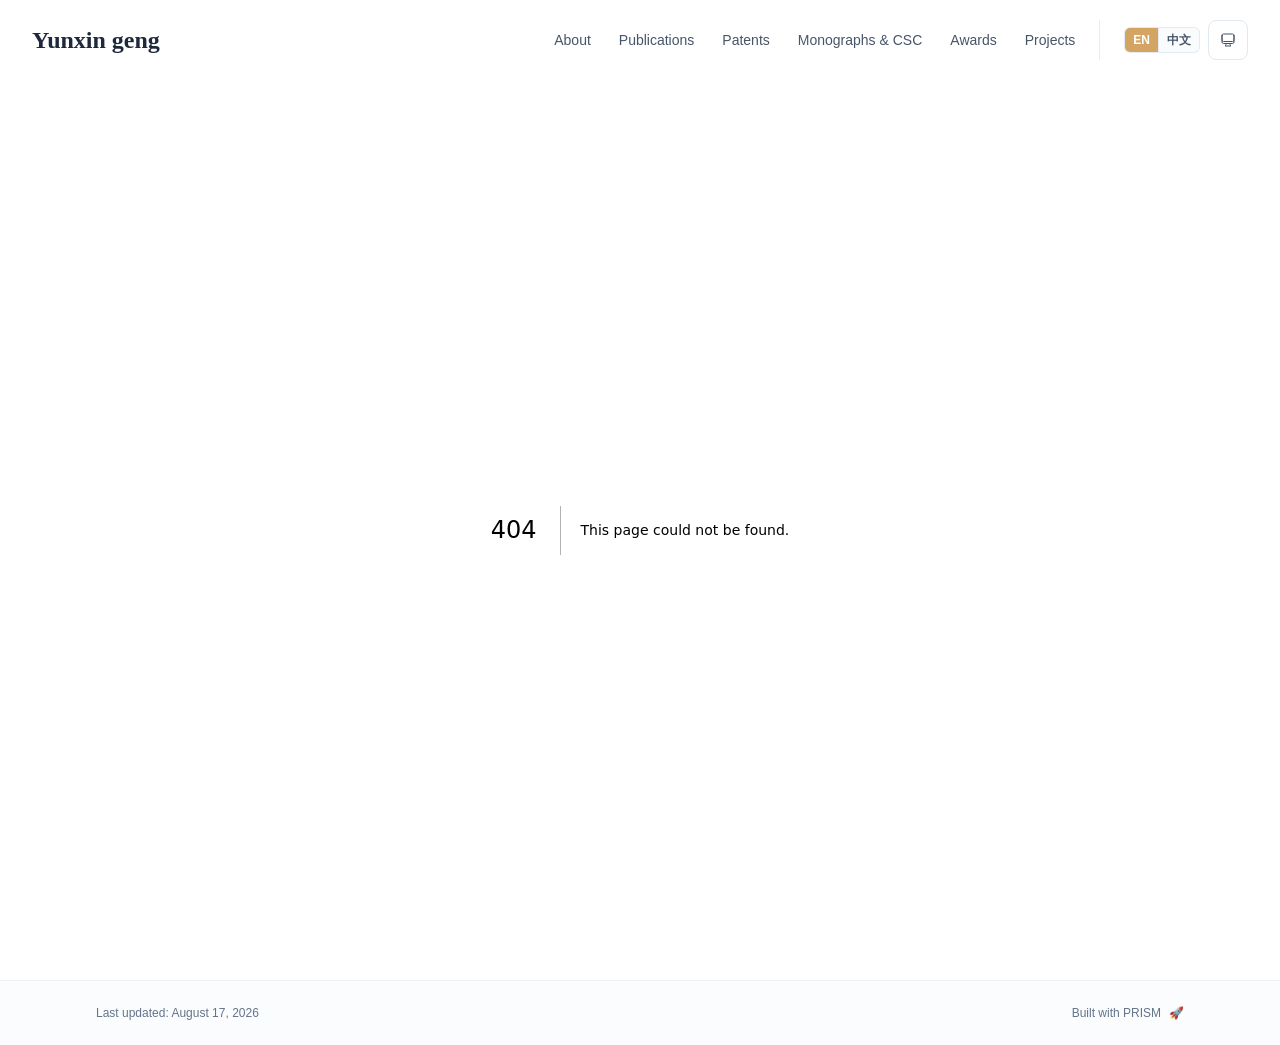
<file: 404/index.html>
<!DOCTYPE html><html lang="en" class="scroll-smooth"><head><meta charSet="utf-8"/><meta name="viewport" content="width=device-width, initial-scale=1"/><link rel="stylesheet" href="/_next/static/css/6cdf7c1259495151.css" data-precedence="next"/><link rel="preload" as="script" fetchPriority="low" href="/_next/static/chunks/webpack-679b75d1c4c2027c.js"/><script src="/_next/static/chunks/4bd1b696-70b6d399998de86a.js" async=""></script><script src="/_next/static/chunks/684-5aaa8290a129f299.js" async=""></script><script src="/_next/static/chunks/main-app-f3a18ecd062d6eb9.js" async=""></script><script src="/_next/static/chunks/461-a9a5d7b05a71d978.js" async=""></script><script src="/_next/static/chunks/874-6cc630662f3664af.js" async=""></script><script src="/_next/static/chunks/550-e25fb60305c1b22e.js" async=""></script><script src="/_next/static/chunks/app/layout-3bc9bcfc9629e41c.js" async=""></script><meta name="robots" content="noindex"/><title>404: This page could not be found.</title><link rel="icon" href="/favicon.svg" type="image/svg+xml"/><link rel="dns-prefetch" href="https://jialeliu.com"/><link rel="preconnect" href="https://jialeliu.com" crossorigin=""/><link rel="preload" as="font" type="font/woff2" href="https://jialeliu.com/fonts/georgiab.woff2" crossorigin=""/><script>
              try {
                const theme = localStorage.getItem('theme-storage');
                const parsed = theme ? JSON.parse(theme) : null;
                const setting = parsed?.state?.theme || 'system';
                const prefersDark = typeof window !== 'undefined' && window.matchMedia && window.matchMedia('(prefers-color-scheme: dark)').matches;
                const effective = setting === 'dark' ? 'dark' : (setting === 'light' ? 'light' : (prefersDark ? 'dark' : 'light'));
                var root = document.documentElement;
                root.classList.add(effective);
                root.setAttribute('data-theme', effective);
              } catch (e) {
                var root = document.documentElement;
                root.classList.add('light');
                root.setAttribute('data-theme', 'light');
              }
            </script><script>
    try {
      const cfg = {"enabled":true,"locales":["zh","en"],"defaultLocale":"en","mode":"auto","fixedLocale":"en","persist":true,"switcher":true,"labels":{"zh":"中文","en":"English"}};
      const storageKey = 'locale-storage';
      const normalize = (value) => typeof value === 'string' ? value.trim().replace('_', '-').toLowerCase() : '';
      const matchLocale = (candidate) => {
        const normalized = normalize(candidate);
        if (!normalized) return null;
        if (cfg.locales.includes(normalized)) return normalized;
        const language = normalized.split('-')[0];
        if (cfg.locales.includes(language)) return language;
        return null;
      };

      let resolved = null;

      if (!cfg.enabled) {
        resolved = cfg.defaultLocale;
      } else if (cfg.persist) {
        resolved = matchLocale(localStorage.getItem(storageKey));
      }

      if (!resolved) {
        if (cfg.mode === 'fixed') {
          resolved = cfg.fixedLocale;
        } else {
          resolved = matchLocale(navigator.language);
        }
      }

      if (!resolved) {
        resolved = cfg.defaultLocale;
      }

      const root = document.documentElement;
      root.lang = resolved;
      root.setAttribute('data-locale', resolved);

      if (cfg.persist) {
        localStorage.setItem(storageKey, resolved);
      }
    } catch (e) {
      const root = document.documentElement;
      root.lang = 'en';
      root.setAttribute('data-locale', 'en');
    }
  </script><title>Yunxin geng</title><meta name="description" content="Engineer at Shanghai Satellite Network Research Institute Company Ltd. (State Key Laboratory of Satellite Network), also an PhD student at Beijing University of Posts and Telecommunications."/><meta name="author" content="Yunxin Geng"/><meta name="keywords" content="Yunxin Geng,PhD,Research,State Key Laboratory of Satellite Network,Shanghai Satellite Network Research Institute Company Ltd.,Beijing University of Posts and Telecommunications"/><meta name="creator" content="Yunxin Geng"/><meta name="publisher" content="Yunxin Geng"/><meta property="og:title" content="Yunxin geng"/><meta property="og:description" content="Engineer at Shanghai Satellite Network Research Institute Company Ltd. (State Key Laboratory of Satellite Network), also an PhD student at Beijing University of Posts and Telecommunications."/><meta property="og:site_name" content="Yunxin Geng&#x27;s Academic Website"/><meta property="og:locale" content="en_US"/><meta property="og:type" content="website"/><meta name="twitter:card" content="summary"/><meta name="twitter:title" content="Yunxin geng"/><meta name="twitter:description" content="Engineer at Shanghai Satellite Network Research Institute Company Ltd. (State Key Laboratory of Satellite Network), also an PhD student at Beijing University of Posts and Telecommunications."/><link rel="icon" href="/favicon.svg"/><script>document.querySelectorAll('body link[rel="icon"], body link[rel="apple-touch-icon"]').forEach(el => document.head.appendChild(el))</script><script src="/_next/static/chunks/polyfills-42372ed130431b0a.js" noModule=""></script></head><body class="font-sans antialiased"><div style="visibility:hidden"><nav class="fixed top-0 left-0 right-0 z-50" data-headlessui-state=""><div class="transition-all duration-300 ease-out bg-transparent" style="transform:translateY(-100px)"><div class="max-w-7xl mx-auto px-4 sm:px-6 lg:px-8"><div class="flex justify-between items-center h-16 lg:h-20"><div class="flex-shrink-0" tabindex="0"><a class="text-xl lg:text-2xl font-serif font-semibold text-primary hover:text-accent transition-colors duration-200" href="/">Yunxin geng</a></div><div class="hidden lg:block"><div class="ml-10 flex items-center space-x-3"><div class="relative flex items-baseline space-x-1"><a data-nav-href="/" class="relative px-3 py-2 text-sm font-medium rounded-lg transition-colors duration-150 text-neutral-600" href="/">About</a><a data-nav-href="/publications" class="relative px-3 py-2 text-sm font-medium rounded-lg transition-colors duration-150 text-neutral-600" href="/publications/">Publications</a><a data-nav-href="/patents" class="relative px-3 py-2 text-sm font-medium rounded-lg transition-colors duration-150 text-neutral-600" href="/patents/">Patents</a><a data-nav-href="/monographs" class="relative px-3 py-2 text-sm font-medium rounded-lg transition-colors duration-150 text-neutral-600" href="/monographs/">Monographs &amp; CSC</a><a data-nav-href="/awards" class="relative px-3 py-2 text-sm font-medium rounded-lg transition-colors duration-150 text-neutral-600" href="/awards/">Awards</a><a data-nav-href="/projects" class="relative px-3 py-2 text-sm font-medium rounded-lg transition-colors duration-150 text-neutral-600" href="/projects/">Projects</a></div><div class="flex items-center gap-2 border-l border-neutral-200/80 pl-6 dark:border-neutral-700/80"><div class="w-[76px] h-[26px] rounded-md border border-neutral-200/80 bg-neutral-50/80 dark:border-neutral-600 dark:bg-neutral-800/60"><div class="h-full w-1/2 rounded-l-md bg-neutral-300/70 animate-pulse dark:bg-neutral-700"></div></div><div class="flex items-center justify-center w-10 h-10 rounded-lg border border-neutral-200 dark:border-[rgba(148,163,184,0.24)] bg-background dark:bg-neutral-800"><div class="w-4 h-4 rounded-full bg-neutral-300 animate-pulse"></div></div></div></div></div><div class="lg:hidden flex items-center space-x-2"><div class="w-[76px] h-[26px] rounded-md border border-neutral-200/80 bg-neutral-50/80 dark:border-neutral-600 dark:bg-neutral-800/60"><div class="h-full w-1/2 rounded-l-md bg-neutral-300/70 animate-pulse dark:bg-neutral-700"></div></div><div class="flex items-center justify-center w-10 h-10 rounded-lg border border-neutral-200 dark:border-[rgba(148,163,184,0.24)] bg-background dark:bg-neutral-800"><div class="w-4 h-4 rounded-full bg-neutral-300 animate-pulse"></div></div><button class="inline-flex items-center justify-center p-2 rounded-md text-neutral-600 hover:text-primary hover:bg-neutral-100 dark:hover:bg-neutral-800 focus:outline-none focus:ring-2 focus:ring-inset focus:ring-accent transition-colors duration-200" id="headlessui-disclosure-button-«R7pdb»" type="button" aria-expanded="false" data-headlessui-state=""><span class="sr-only">Open main menu</span><div><svg xmlns="http://www.w3.org/2000/svg" fill="none" viewBox="0 0 24 24" stroke-width="1.5" stroke="currentColor" aria-hidden="true" data-slot="icon" class="block h-6 w-6"><path stroke-linecap="round" stroke-linejoin="round" d="M3.75 6.75h16.5M3.75 12h16.5m-16.5 5.25h16.5"></path></svg></div></button></div></div></div></div></nav><main class="min-h-screen pt-16 lg:pt-20"><div style="font-family:system-ui,&quot;Segoe UI&quot;,Roboto,Helvetica,Arial,sans-serif,&quot;Apple Color Emoji&quot;,&quot;Segoe UI Emoji&quot;;height:100vh;text-align:center;display:flex;flex-direction:column;align-items:center;justify-content:center"><div><style>body{color:#000;background:#fff;margin:0}.next-error-h1{border-right:1px solid rgba(0,0,0,.3)}@media (prefers-color-scheme:dark){body{color:#fff;background:#000}.next-error-h1{border-right:1px solid rgba(255,255,255,.3)}}</style><h1 class="next-error-h1" style="display:inline-block;margin:0 20px 0 0;padding:0 23px 0 0;font-size:24px;font-weight:500;vertical-align:top;line-height:49px">404</h1><div style="display:inline-block"><h2 style="font-size:14px;font-weight:400;line-height:49px;margin:0">This page could not be found.</h2></div></div></div><!--$--><!--/$--><!--$--><!--/$--></main><footer class="border-t border-neutral-200/50 bg-neutral-50/50 dark:bg-neutral-900/50 dark:border-neutral-700/50"><div class="max-w-6xl mx-auto px-4 sm:px-6 lg:px-8 py-6"><div class="flex flex-col sm:flex-row justify-between items-center gap-2"><p class="text-xs text-neutral-500">Last updated<!-- -->: <!-- -->August 17, 2026</p><p class="text-xs text-neutral-500 flex items-center"><a href="https://github.com/xyjoey/PRISM" target="_blank" rel="noopener noreferrer">Built with PRISM</a><span class="ml-2">🚀</span></p></div></div></footer></div><script src="/_next/static/chunks/webpack-679b75d1c4c2027c.js" async=""></script><script>(self.__next_f=self.__next_f||[]).push([0])</script><script>self.__next_f.push([1,"1:\"$Sreact.fragment\"\n3:I[3719,[\"461\",\"static/chunks/461-a9a5d7b05a71d978.js\",\"874\",\"static/chunks/874-6cc630662f3664af.js\",\"550\",\"static/chunks/550-e25fb60305c1b22e.js\",\"177\",\"static/chunks/app/layout-3bc9bcfc9629e41c.js\"],\"ThemeProvider\"]\n4:I[310,[\"461\",\"static/chunks/461-a9a5d7b05a71d978.js\",\"874\",\"static/chunks/874-6cc630662f3664af.js\",\"550\",\"static/chunks/550-e25fb60305c1b22e.js\",\"177\",\"static/chunks/app/layout-3bc9bcfc9629e41c.js\"],\"LocaleProvider\"]\n5:I[4574,[\"461\",\"static/chunks/461-a9a5d7b05a71d978.js\",\"874\",\"static/chunks/874-6cc630662f3664af.js\",\"550\",\"static/chunks/550-e25fb60305c1b22e.js\",\"177\",\"static/chunks/app/layout-3bc9bcfc9629e41c.js\"],\"default\"]\n6:I[7555,[],\"\"]\n7:I[1295,[],\"\"]\n8:I[2548,[\"461\",\"static/chunks/461-a9a5d7b05a71d978.js\",\"874\",\"static/chunks/874-6cc630662f3664af.js\",\"550\",\"static/chunks/550-e25fb60305c1b22e.js\",\"177\",\"static/chunks/app/layout-3bc9bcfc9629e41c.js\"],\"default\"]\n9:I[9665,[],\"MetadataBoundary\"]\nb:I[9665,[],\"OutletBoundary\"]\ne:I[4911,[],\"AsyncMetadataOutlet\"]\n10:I[9665,[],\"ViewportBoundary\"]\n12:I[6614,[],\"\"]\n:HL[\"/_next/static/css/6cdf7c1259495151.css\",\"style\"]\n2:T5d7,\n    try {\n      const cfg = {\"enabled\":true,\"locales\":[\"zh\",\"en\"],\"defaultLocale\":\"en\",\"mode\":\"auto\",\"fixedLocale\":\"en\",\"persist\":true,\"switcher\":true,\"labels\":{\"zh\":\"中文\",\"en\":\"English\"}};\n      const storageKey = 'locale-storage';\n      const normalize = (value) =\u003e typeof value === 'string' ? value.trim().replace('_', '-').toLowerCase() : '';\n      const matchLocale = (candidate) =\u003e {\n        const normalized = normalize(candidate);\n        if (!normalized) return null;\n        if (cfg.locales.includes(normalized)) return normalized;\n        const language = normalized.split('-')[0];\n        if (cfg.locales.includes(language)) return language;\n        return null;\n      };\n\n      let resolved = null;\n\n      if (!cfg.enabled) {\n        resolved = cfg.defaultLocale;\n      } else if (cfg.persist) {\n        resolved = matchLocale(localStorage.getItem(storageKey));\n      }\n\n      if (!resolved) {\n        if ("])</script><script>self.__next_f.push([1,"cfg.mode === 'fixed') {\n          resolved = cfg.fixedLocale;\n        } else {\n          resolved = matchLocale(navigator.language);\n        }\n      }\n\n      if (!resolved) {\n        resolved = cfg.defaultLocale;\n      }\n\n      const root = document.documentElement;\n      root.lang = resolved;\n      root.setAttribute('data-locale', resolved);\n\n      if (cfg.persist) {\n        localStorage.setItem(storageKey, resolved);\n      }\n    } catch (e) {\n      const root = document.documentElement;\n      root.lang = 'en';\n      root.setAttribute('data-locale', 'en');\n    }\n  "])</script><script>self.__next_f.push([1,"0:{\"P\":null,\"b\":\"iHFdQZmmponPu76PfUkWm\",\"p\":\"\",\"c\":[\"\",\"_not-found\",\"\"],\"i\":false,\"f\":[[[\"\",{\"children\":[\"/_not-found\",{\"children\":[\"__PAGE__\",{}]}]},\"$undefined\",\"$undefined\",true],[\"\",[\"$\",\"$1\",\"c\",{\"children\":[[[\"$\",\"link\",\"0\",{\"rel\":\"stylesheet\",\"href\":\"/_next/static/css/6cdf7c1259495151.css\",\"precedence\":\"next\",\"crossOrigin\":\"$undefined\",\"nonce\":\"$undefined\"}]],[\"$\",\"html\",null,{\"lang\":\"en\",\"className\":\"scroll-smooth\",\"suppressHydrationWarning\":true,\"children\":[[\"$\",\"head\",null,{\"children\":[[\"$\",\"link\",null,{\"rel\":\"icon\",\"href\":\"/favicon.svg\",\"type\":\"image/svg+xml\"}],[\"$\",\"link\",null,{\"rel\":\"dns-prefetch\",\"href\":\"https://jialeliu.com\"}],[\"$\",\"link\",null,{\"rel\":\"preconnect\",\"href\":\"https://jialeliu.com\",\"crossOrigin\":\"\"}],[\"$\",\"link\",null,{\"rel\":\"preload\",\"as\":\"font\",\"type\":\"font/woff2\",\"href\":\"https://jialeliu.com/fonts/georgiab.woff2\",\"crossOrigin\":\"\"}],[\"$\",\"script\",null,{\"dangerouslySetInnerHTML\":{\"__html\":\"\\n              try {\\n                const theme = localStorage.getItem('theme-storage');\\n                const parsed = theme ? JSON.parse(theme) : null;\\n                const setting = parsed?.state?.theme || 'system';\\n                const prefersDark = typeof window !== 'undefined' \u0026\u0026 window.matchMedia \u0026\u0026 window.matchMedia('(prefers-color-scheme: dark)').matches;\\n                const effective = setting === 'dark' ? 'dark' : (setting === 'light' ? 'light' : (prefersDark ? 'dark' : 'light'));\\n                var root = document.documentElement;\\n                root.classList.add(effective);\\n                root.setAttribute('data-theme', effective);\\n              } catch (e) {\\n                var root = document.documentElement;\\n                root.classList.add('light');\\n                root.setAttribute('data-theme', 'light');\\n              }\\n            \"}}],[\"$\",\"script\",null,{\"dangerouslySetInnerHTML\":{\"__html\":\"$2\"}}]]}],[\"$\",\"body\",null,{\"className\":\"font-sans antialiased\",\"children\":[\"$\",\"$L3\",null,{\"children\":[\"$\",\"$L4\",null,{\"config\":{\"enabled\":true,\"locales\":[\"zh\",\"en\"],\"defaultLocale\":\"en\",\"mode\":\"auto\",\"fixedLocale\":\"en\",\"persist\":true,\"switcher\":true,\"labels\":{\"zh\":\"中文\",\"en\":\"English\"}},\"children\":[[\"$\",\"$L5\",null,{\"items\":[{\"title\":\"About\",\"type\":\"page\",\"target\":\"about\",\"href\":\"/\"},{\"title\":\"Publications\",\"type\":\"page\",\"target\":\"publications\",\"href\":\"/publications\"},{\"title\":\"Patents\",\"type\":\"page\",\"target\":\"patents\",\"href\":\"/patents\"},{\"title\":\"Monographs \u0026 CSC\",\"type\":\"page\",\"target\":\"monographs\",\"href\":\"/monographs\"},{\"title\":\"Awards\",\"type\":\"page\",\"target\":\"awards\",\"href\":\"/awards\"},{\"title\":\"Projects\",\"type\":\"page\",\"target\":\"projects\",\"href\":\"/projects\"}],\"siteTitle\":\"Yunxin geng\",\"enableOnePageMode\":false,\"i18n\":\"$0:f:0:1:1:props:children:1:props:children:1:props:children:props:children:props:config\",\"itemsByLocale\":{\"zh\":[{\"title\":\"主页\",\"type\":\"page\",\"target\":\"about\",\"href\":\"/\"},{\"title\":\"论文\",\"type\":\"page\",\"target\":\"publications\",\"href\":\"/publications\"},{\"title\":\"专利\",\"type\":\"page\",\"target\":\"patents\",\"href\":\"/patents\"},{\"title\":\"著作 \u0026 软件\",\"type\":\"page\",\"target\":\"monographs\",\"href\":\"/monographs\"},{\"title\":\"奖项\",\"type\":\"page\",\"target\":\"awards\",\"href\":\"/awards\"},{\"title\":\"项目\",\"type\":\"page\",\"target\":\"projects\",\"href\":\"/projects\"}],\"en\":[{\"title\":\"About\",\"type\":\"page\",\"target\":\"about\",\"href\":\"/\"},{\"title\":\"Publications\",\"type\":\"page\",\"target\":\"publications\",\"href\":\"/publications\"},{\"title\":\"Patents\",\"type\":\"page\",\"target\":\"patents\",\"href\":\"/patents\"},{\"title\":\"Monographs \u0026 CSC\",\"type\":\"page\",\"target\":\"monographs\",\"href\":\"/monographs\"},{\"title\":\"Awards\",\"type\":\"page\",\"target\":\"awards\",\"href\":\"/awards\"},{\"title\":\"Projects\",\"type\":\"page\",\"target\":\"projects\",\"href\":\"/projects\"}]},\"siteTitleByLocale\":{\"zh\":\"耿运鑫\",\"en\":\"Yunxin geng\"}}],[\"$\",\"main\",null,{\"className\":\"min-h-screen pt-16 lg:pt-20\",\"children\":[\"$\",\"$L6\",null,{\"parallelRouterKey\":\"children\",\"error\":\"$undefined\",\"errorStyles\":\"$undefined\",\"errorScripts\":\"$undefined\",\"template\":[\"$\",\"$L7\",null,{}],\"templateStyles\":\"$undefined\",\"templateScripts\":\"$undefined\",\"notFound\":[[[\"$\",\"title\",null,{\"children\":\"404: This page could not be found.\"}],[\"$\",\"div\",null,{\"style\":{\"fontFamily\":\"system-ui,\\\"Segoe UI\\\",Roboto,Helvetica,Arial,sans-serif,\\\"Apple Color Emoji\\\",\\\"Segoe UI Emoji\\\"\",\"height\":\"100vh\",\"textAlign\":\"center\",\"display\":\"flex\",\"flexDirection\":\"column\",\"alignItems\":\"center\",\"justifyContent\":\"center\"},\"children\":[\"$\",\"div\",null,{\"children\":[[\"$\",\"style\",null,{\"dangerouslySetInnerHTML\":{\"__html\":\"body{color:#000;background:#fff;margin:0}.next-error-h1{border-right:1px solid rgba(0,0,0,.3)}@media (prefers-color-scheme:dark){body{color:#fff;background:#000}.next-error-h1{border-right:1px solid rgba(255,255,255,.3)}}\"}}],[\"$\",\"h1\",null,{\"className\":\"next-error-h1\",\"style\":{\"display\":\"inline-block\",\"margin\":\"0 20px 0 0\",\"padding\":\"0 23px 0 0\",\"fontSize\":24,\"fontWeight\":500,\"verticalAlign\":\"top\",\"lineHeight\":\"49px\"},\"children\":404}],[\"$\",\"div\",null,{\"style\":{\"display\":\"inline-block\"},\"children\":[\"$\",\"h2\",null,{\"style\":{\"fontSize\":14,\"fontWeight\":400,\"lineHeight\":\"49px\",\"margin\":0},\"children\":\"This page could not be found.\"}]}]]}]}]],[]],\"forbidden\":\"$undefined\",\"unauthorized\":\"$undefined\"}]}],[\"$\",\"$L8\",null,{\"lastUpdated\":\"August 17, 2026\",\"lastUpdatedByLocale\":{\"zh\":\"2026年8月17日\",\"en\":\"August 17, 2026\"},\"defaultLocale\":\"en\"}]]}]}]}]]}]]}],{\"children\":[\"/_not-found\",[\"$\",\"$1\",\"c\",{\"children\":[null,[\"$\",\"$L6\",null,{\"parallelRouterKey\":\"children\",\"error\":\"$undefined\",\"errorStyles\":\"$undefined\",\"errorScripts\":\"$undefined\",\"template\":[\"$\",\"$L7\",null,{}],\"templateStyles\":\"$undefined\",\"templateScripts\":\"$undefined\",\"notFound\":\"$undefined\",\"forbidden\":\"$undefined\",\"unauthorized\":\"$undefined\"}]]}],{\"children\":[\"__PAGE__\",[\"$\",\"$1\",\"c\",{\"children\":[[[\"$\",\"title\",null,{\"children\":\"404: This page could not be found.\"}],[\"$\",\"div\",null,{\"style\":\"$0:f:0:1:1:props:children:1:props:children:1:props:children:props:children:props:children:1:props:children:props:notFound:0:1:props:style\",\"children\":[\"$\",\"div\",null,{\"children\":[[\"$\",\"style\",null,{\"dangerouslySetInnerHTML\":{\"__html\":\"body{color:#000;background:#fff;margin:0}.next-error-h1{border-right:1px solid rgba(0,0,0,.3)}@media (prefers-color-scheme:dark){body{color:#fff;background:#000}.next-error-h1{border-right:1px solid rgba(255,255,255,.3)}}\"}}],[\"$\",\"h1\",null,{\"className\":\"next-error-h1\",\"style\":\"$0:f:0:1:1:props:children:1:props:children:1:props:children:props:children:props:children:1:props:children:props:notFound:0:1:props:children:props:children:1:props:style\",\"children\":404}],[\"$\",\"div\",null,{\"style\":\"$0:f:0:1:1:props:children:1:props:children:1:props:children:props:children:props:children:1:props:children:props:notFound:0:1:props:children:props:children:2:props:style\",\"children\":[\"$\",\"h2\",null,{\"style\":\"$0:f:0:1:1:props:children:1:props:children:1:props:children:props:children:props:children:1:props:children:props:notFound:0:1:props:children:props:children:2:props:children:props:style\",\"children\":\"This page could not be found.\"}]}]]}]}]],[\"$\",\"$L9\",null,{\"children\":\"$La\"}],null,[\"$\",\"$Lb\",null,{\"children\":[\"$Lc\",\"$Ld\",[\"$\",\"$Le\",null,{\"promise\":\"$@f\"}]]}]]}],{},null,false]},null,false]},null,false],[\"$\",\"$1\",\"h\",{\"children\":[[\"$\",\"meta\",null,{\"name\":\"robots\",\"content\":\"noindex\"}],[\"$\",\"$1\",\"Bi9rvj2yQavqADPsv7W8y\",{\"children\":[[\"$\",\"$L10\",null,{\"children\":\"$L11\"}],null]}],null]}],false]],\"m\":\"$undefined\",\"G\":[\"$12\",\"$undefined\"],\"s\":false,\"S\":true}\n"])</script><script>self.__next_f.push([1,"13:\"$Sreact.suspense\"\n14:I[4911,[],\"AsyncMetadata\"]\na:[\"$\",\"$13\",null,{\"fallback\":null,\"children\":[\"$\",\"$L14\",null,{\"promise\":\"$@15\"}]}]\n"])</script><script>self.__next_f.push([1,"d:null\n"])</script><script>self.__next_f.push([1,"11:[[\"$\",\"meta\",\"0\",{\"charSet\":\"utf-8\"}],[\"$\",\"meta\",\"1\",{\"name\":\"viewport\",\"content\":\"width=device-width, initial-scale=1\"}]]\nc:null\n"])</script><script>self.__next_f.push([1,"15:{\"metadata\":[[\"$\",\"title\",\"0\",{\"children\":\"Yunxin geng\"}],[\"$\",\"meta\",\"1\",{\"name\":\"description\",\"content\":\"Engineer at Shanghai Satellite Network Research Institute Company Ltd. (State Key Laboratory of Satellite Network), also an PhD student at Beijing University of Posts and Telecommunications.\"}],[\"$\",\"meta\",\"2\",{\"name\":\"author\",\"content\":\"Yunxin Geng\"}],[\"$\",\"meta\",\"3\",{\"name\":\"keywords\",\"content\":\"Yunxin Geng,PhD,Research,State Key Laboratory of Satellite Network,Shanghai Satellite Network Research Institute Company Ltd.,Beijing University of Posts and Telecommunications\"}],[\"$\",\"meta\",\"4\",{\"name\":\"creator\",\"content\":\"Yunxin Geng\"}],[\"$\",\"meta\",\"5\",{\"name\":\"publisher\",\"content\":\"Yunxin Geng\"}],[\"$\",\"meta\",\"6\",{\"property\":\"og:title\",\"content\":\"Yunxin geng\"}],[\"$\",\"meta\",\"7\",{\"property\":\"og:description\",\"content\":\"Engineer at Shanghai Satellite Network Research Institute Company Ltd. (State Key Laboratory of Satellite Network), also an PhD student at Beijing University of Posts and Telecommunications.\"}],[\"$\",\"meta\",\"8\",{\"property\":\"og:site_name\",\"content\":\"Yunxin Geng's Academic Website\"}],[\"$\",\"meta\",\"9\",{\"property\":\"og:locale\",\"content\":\"en_US\"}],[\"$\",\"meta\",\"10\",{\"property\":\"og:type\",\"content\":\"website\"}],[\"$\",\"meta\",\"11\",{\"name\":\"twitter:card\",\"content\":\"summary\"}],[\"$\",\"meta\",\"12\",{\"name\":\"twitter:title\",\"content\":\"Yunxin geng\"}],[\"$\",\"meta\",\"13\",{\"name\":\"twitter:description\",\"content\":\"Engineer at Shanghai Satellite Network Research Institute Company Ltd. (State Key Laboratory of Satellite Network), also an PhD student at Beijing University of Posts and Telecommunications.\"}],[\"$\",\"link\",\"14\",{\"rel\":\"icon\",\"href\":\"/favicon.svg\"}]],\"error\":null,\"digest\":\"$undefined\"}\nf:{\"metadata\":\"$15:metadata\",\"error\":null,\"digest\":\"$undefined\"}\n"])</script></body></html>
</file>
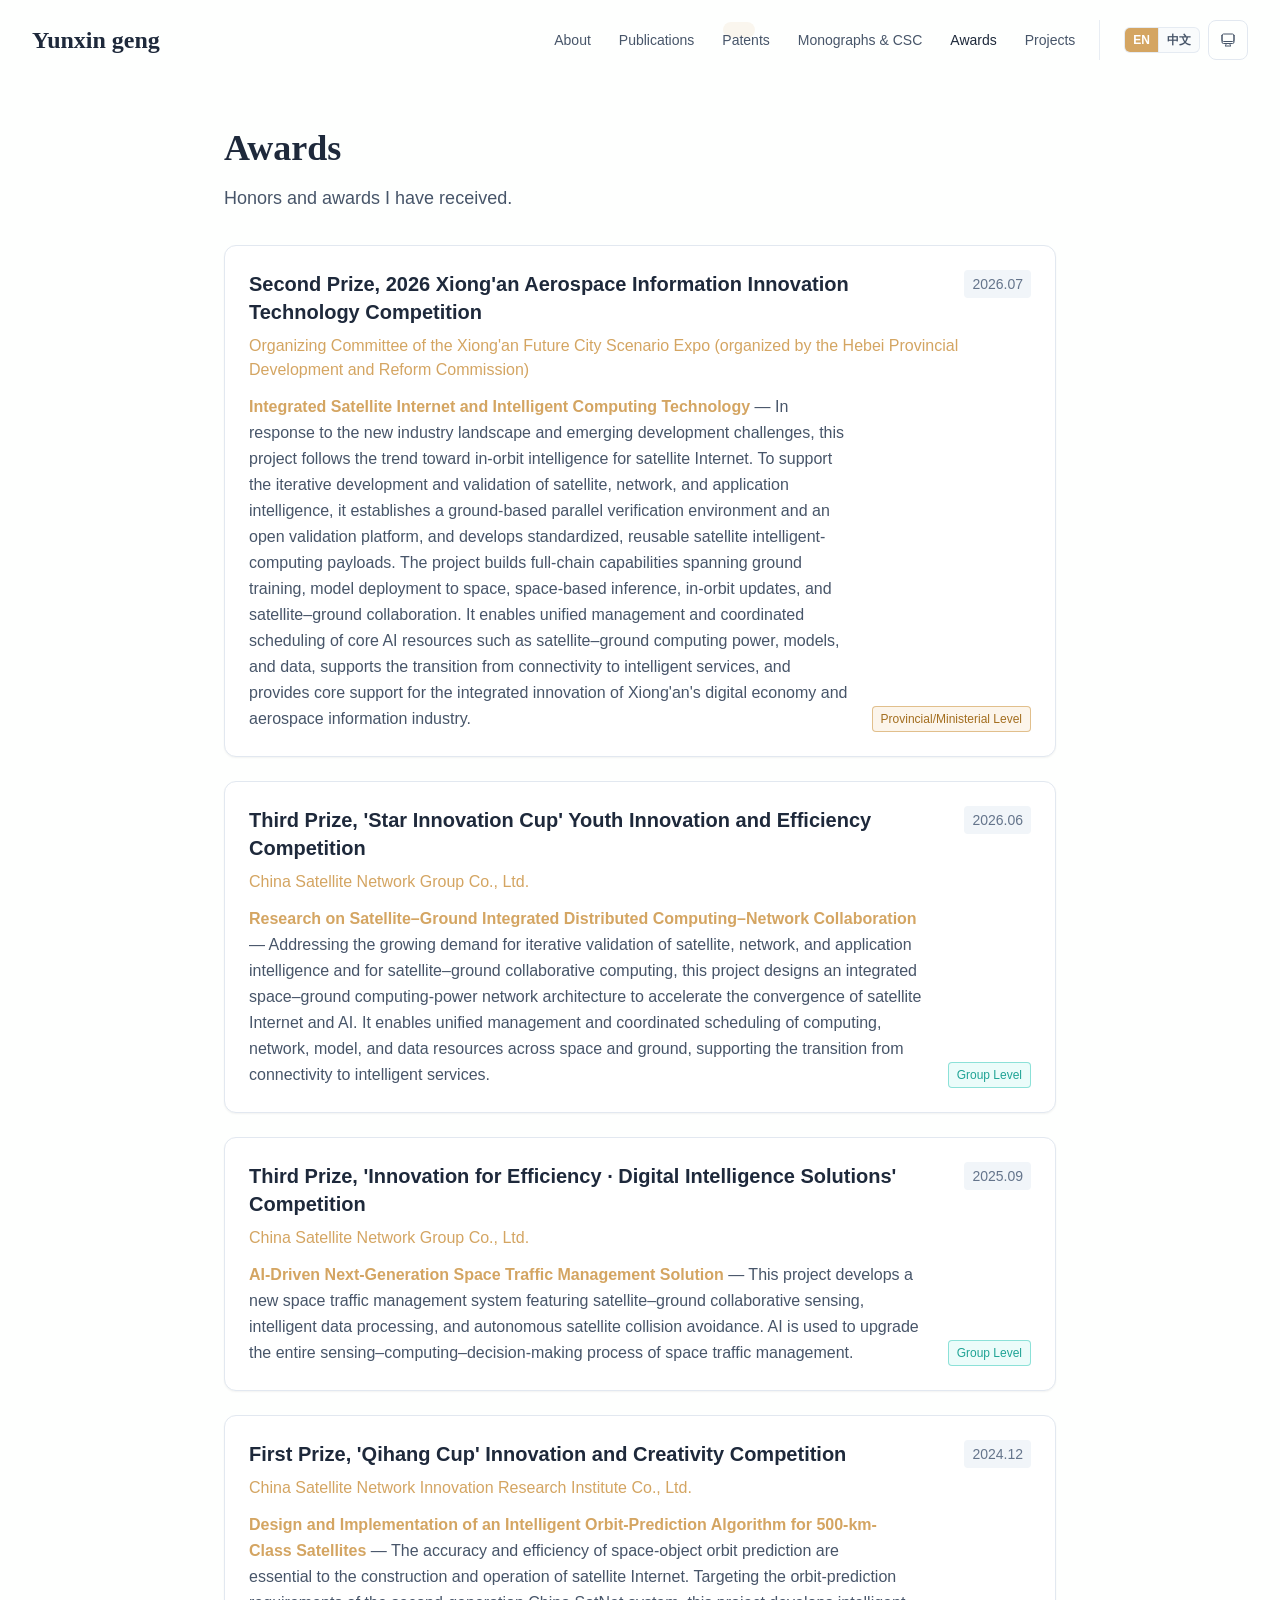
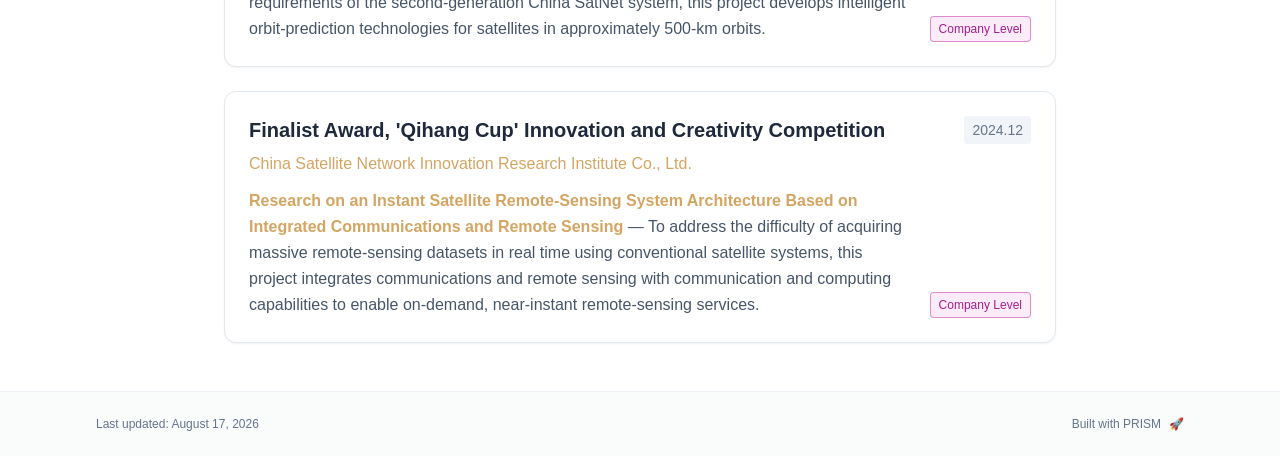
<file: awards/index.html>
<!DOCTYPE html><html lang="en" class="scroll-smooth"><head><meta charSet="utf-8"/><meta name="viewport" content="width=device-width, initial-scale=1"/><link rel="stylesheet" href="/_next/static/css/6cdf7c1259495151.css" data-precedence="next"/><link rel="preload" as="script" fetchPriority="low" href="/_next/static/chunks/webpack-679b75d1c4c2027c.js"/><script src="/_next/static/chunks/4bd1b696-70b6d399998de86a.js" async=""></script><script src="/_next/static/chunks/684-5aaa8290a129f299.js" async=""></script><script src="/_next/static/chunks/main-app-f3a18ecd062d6eb9.js" async=""></script><script src="/_next/static/chunks/461-a9a5d7b05a71d978.js" async=""></script><script src="/_next/static/chunks/874-6cc630662f3664af.js" async=""></script><script src="/_next/static/chunks/550-e25fb60305c1b22e.js" async=""></script><script src="/_next/static/chunks/app/layout-3bc9bcfc9629e41c.js" async=""></script><script src="/_next/static/chunks/178-595a94b9af1e67b5.js" async=""></script><script src="/_next/static/chunks/748-7f55fe3ee213699f.js" async=""></script><script src="/_next/static/chunks/app/%5Bslug%5D/page-995fbcccb0fed30b.js" async=""></script><link rel="icon" href="/favicon.svg" type="image/svg+xml"/><link rel="dns-prefetch" href="https://jialeliu.com"/><link rel="preconnect" href="https://jialeliu.com" crossorigin=""/><link rel="preload" as="font" type="font/woff2" href="https://jialeliu.com/fonts/georgiab.woff2" crossorigin=""/><script>
              try {
                const theme = localStorage.getItem('theme-storage');
                const parsed = theme ? JSON.parse(theme) : null;
                const setting = parsed?.state?.theme || 'system';
                const prefersDark = typeof window !== 'undefined' && window.matchMedia && window.matchMedia('(prefers-color-scheme: dark)').matches;
                const effective = setting === 'dark' ? 'dark' : (setting === 'light' ? 'light' : (prefersDark ? 'dark' : 'light'));
                var root = document.documentElement;
                root.classList.add(effective);
                root.setAttribute('data-theme', effective);
              } catch (e) {
                var root = document.documentElement;
                root.classList.add('light');
                root.setAttribute('data-theme', 'light');
              }
            </script><script>
    try {
      const cfg = {"enabled":true,"locales":["zh","en"],"defaultLocale":"en","mode":"auto","fixedLocale":"en","persist":true,"switcher":true,"labels":{"zh":"中文","en":"English"}};
      const storageKey = 'locale-storage';
      const normalize = (value) => typeof value === 'string' ? value.trim().replace('_', '-').toLowerCase() : '';
      const matchLocale = (candidate) => {
        const normalized = normalize(candidate);
        if (!normalized) return null;
        if (cfg.locales.includes(normalized)) return normalized;
        const language = normalized.split('-')[0];
        if (cfg.locales.includes(language)) return language;
        return null;
      };

      let resolved = null;

      if (!cfg.enabled) {
        resolved = cfg.defaultLocale;
      } else if (cfg.persist) {
        resolved = matchLocale(localStorage.getItem(storageKey));
      }

      if (!resolved) {
        if (cfg.mode === 'fixed') {
          resolved = cfg.fixedLocale;
        } else {
          resolved = matchLocale(navigator.language);
        }
      }

      if (!resolved) {
        resolved = cfg.defaultLocale;
      }

      const root = document.documentElement;
      root.lang = resolved;
      root.setAttribute('data-locale', resolved);

      if (cfg.persist) {
        localStorage.setItem(storageKey, resolved);
      }
    } catch (e) {
      const root = document.documentElement;
      root.lang = 'en';
      root.setAttribute('data-locale', 'en');
    }
  </script><title>Awards | Yunxin geng</title><meta name="description" content="Honors and awards I have received."/><meta name="author" content="Yunxin Geng"/><meta name="keywords" content="Yunxin Geng,PhD,Research,State Key Laboratory of Satellite Network,Shanghai Satellite Network Research Institute Company Ltd.,Beijing University of Posts and Telecommunications"/><meta name="creator" content="Yunxin Geng"/><meta name="publisher" content="Yunxin Geng"/><meta property="og:title" content="Yunxin geng"/><meta property="og:description" content="Engineer at Shanghai Satellite Network Research Institute Company Ltd. (State Key Laboratory of Satellite Network), also an PhD student at Beijing University of Posts and Telecommunications."/><meta property="og:site_name" content="Yunxin Geng&#x27;s Academic Website"/><meta property="og:locale" content="en_US"/><meta property="og:type" content="website"/><meta name="twitter:card" content="summary"/><meta name="twitter:title" content="Yunxin geng"/><meta name="twitter:description" content="Engineer at Shanghai Satellite Network Research Institute Company Ltd. (State Key Laboratory of Satellite Network), also an PhD student at Beijing University of Posts and Telecommunications."/><link rel="icon" href="/favicon.svg"/><script>document.querySelectorAll('body link[rel="icon"], body link[rel="apple-touch-icon"]').forEach(el => document.head.appendChild(el))</script><script src="/_next/static/chunks/polyfills-42372ed130431b0a.js" noModule=""></script></head><body class="font-sans antialiased"><div style="visibility:hidden"><nav class="fixed top-0 left-0 right-0 z-50" data-headlessui-state=""><div class="transition-all duration-300 ease-out bg-transparent" style="transform:translateY(-100px)"><div class="max-w-7xl mx-auto px-4 sm:px-6 lg:px-8"><div class="flex justify-between items-center h-16 lg:h-20"><div class="flex-shrink-0" tabindex="0"><a class="text-xl lg:text-2xl font-serif font-semibold text-primary hover:text-accent transition-colors duration-200" href="/">Yunxin geng</a></div><div class="hidden lg:block"><div class="ml-10 flex items-center space-x-3"><div class="relative flex items-baseline space-x-1"><a data-nav-href="/" class="relative px-3 py-2 text-sm font-medium rounded-lg transition-colors duration-150 text-neutral-600" href="/">About</a><a data-nav-href="/publications" class="relative px-3 py-2 text-sm font-medium rounded-lg transition-colors duration-150 text-neutral-600" href="/publications/">Publications</a><a data-nav-href="/patents" class="relative px-3 py-2 text-sm font-medium rounded-lg transition-colors duration-150 text-neutral-600" href="/patents/">Patents</a><a data-nav-href="/monographs" class="relative px-3 py-2 text-sm font-medium rounded-lg transition-colors duration-150 text-neutral-600" href="/monographs/">Monographs &amp; CSC</a><a data-nav-href="/awards" class="relative px-3 py-2 text-sm font-medium rounded-lg transition-colors duration-150 text-primary" href="/awards/">Awards</a><a data-nav-href="/projects" class="relative px-3 py-2 text-sm font-medium rounded-lg transition-colors duration-150 text-neutral-600" href="/projects/">Projects</a></div><div class="flex items-center gap-2 border-l border-neutral-200/80 pl-6 dark:border-neutral-700/80"><div class="w-[76px] h-[26px] rounded-md border border-neutral-200/80 bg-neutral-50/80 dark:border-neutral-600 dark:bg-neutral-800/60"><div class="h-full w-1/2 rounded-l-md bg-neutral-300/70 animate-pulse dark:bg-neutral-700"></div></div><div class="flex items-center justify-center w-10 h-10 rounded-lg border border-neutral-200 dark:border-[rgba(148,163,184,0.24)] bg-background dark:bg-neutral-800"><div class="w-4 h-4 rounded-full bg-neutral-300 animate-pulse"></div></div></div></div></div><div class="lg:hidden flex items-center space-x-2"><div class="w-[76px] h-[26px] rounded-md border border-neutral-200/80 bg-neutral-50/80 dark:border-neutral-600 dark:bg-neutral-800/60"><div class="h-full w-1/2 rounded-l-md bg-neutral-300/70 animate-pulse dark:bg-neutral-700"></div></div><div class="flex items-center justify-center w-10 h-10 rounded-lg border border-neutral-200 dark:border-[rgba(148,163,184,0.24)] bg-background dark:bg-neutral-800"><div class="w-4 h-4 rounded-full bg-neutral-300 animate-pulse"></div></div><button class="inline-flex items-center justify-center p-2 rounded-md text-neutral-600 hover:text-primary hover:bg-neutral-100 dark:hover:bg-neutral-800 focus:outline-none focus:ring-2 focus:ring-inset focus:ring-accent transition-colors duration-200" id="headlessui-disclosure-button-«R7pdb»" type="button" aria-expanded="false" data-headlessui-state=""><span class="sr-only">Open main menu</span><div><svg xmlns="http://www.w3.org/2000/svg" fill="none" viewBox="0 0 24 24" stroke-width="1.5" stroke="currentColor" aria-hidden="true" data-slot="icon" class="block h-6 w-6"><path stroke-linecap="round" stroke-linejoin="round" d="M3.75 6.75h16.5M3.75 12h16.5m-16.5 5.25h16.5"></path></svg></div></button></div></div></div></div></nav><main class="min-h-screen pt-16 lg:pt-20"><div class="max-w-4xl mx-auto px-4 sm:px-6 lg:px-8 py-12"><div style="opacity:0;transform:translateY(20px)"><div class="mb-8"><h1 class="text-4xl font-serif font-bold text-primary mb-4">Awards</h1><div class="text-lg text-neutral-600 dark:text-neutral-500 max-w-2xl leading-relaxed"><p class="mb-3 last:mb-0">Honors and awards I have received.</p></div></div><div class="space-y-12"><section><div class="grid gap-6"><div class="bg-white dark:bg-neutral-900 p-6 rounded-xl shadow-sm border border-neutral-200 dark:border-neutral-800 hover:shadow-lg transition-all duration-200 hover:scale-[1.01]" style="opacity:0;transform:translateY(20px)"><div class="flex justify-between items-start mb-2"><h3 class="text-xl font-semibold text-primary">Second Prize, 2026 Xiong&#x27;an Aerospace Information Innovation Technology Competition</h3><span class="shrink-0 whitespace-nowrap text-sm text-neutral-500 font-medium bg-neutral-100 dark:bg-neutral-800 px-2 py-1 rounded">2026.07</span></div><p class="text-base text-accent font-medium mb-3">Organizing Committee of the Xiong&#x27;an Future City Scenario Expo (organized by the Hebei Provincial Development and Reform Commission)</p><div class="flex flex-wrap items-end justify-between gap-x-6 gap-y-3"><div class="text-base min-w-0 flex-1 text-neutral-600 dark:text-neutral-500 leading-relaxed"><p class="mb-3 last:mb-0"><strong class="font-semibold text-accent">Integrated Satellite Internet and Intelligent Computing Technology</strong> — In response to the new industry landscape and emerging development challenges, this project follows the trend toward in-orbit intelligence for satellite Internet. To support the iterative development and validation of satellite, network, and application intelligence, it establishes a ground-based parallel verification environment and an open validation platform, and develops standardized, reusable satellite intelligent-computing payloads. The project builds full-chain capabilities spanning ground training, model deployment to space, space-based inference, in-orbit updates, and satellite–ground collaboration. It enables unified management and coordinated scheduling of core AI resources such as satellite–ground computing power, models, and data, supports the transition from connectivity to intelligent services, and provides core support for the integrated innovation of Xiong&#x27;an&#x27;s digital economy and aerospace information industry.</p></div><div class="ml-auto flex shrink-0 flex-wrap justify-end gap-2"><span class="card-tag rounded border px-2 py-1 text-xs font-medium" style="--tag-hue:36">Provincial/Ministerial Level</span></div></div></div><div class="bg-white dark:bg-neutral-900 p-6 rounded-xl shadow-sm border border-neutral-200 dark:border-neutral-800 hover:shadow-lg transition-all duration-200 hover:scale-[1.01]" style="opacity:0;transform:translateY(20px)"><div class="flex justify-between items-start mb-2"><h3 class="text-xl font-semibold text-primary">Third Prize, &#x27;Star Innovation Cup&#x27; Youth Innovation and Efficiency Competition</h3><span class="shrink-0 whitespace-nowrap text-sm text-neutral-500 font-medium bg-neutral-100 dark:bg-neutral-800 px-2 py-1 rounded">2026.06</span></div><p class="text-base text-accent font-medium mb-3">China Satellite Network Group Co., Ltd.</p><div class="flex flex-wrap items-end justify-between gap-x-6 gap-y-3"><div class="text-base min-w-0 flex-1 text-neutral-600 dark:text-neutral-500 leading-relaxed"><p class="mb-3 last:mb-0"><strong class="font-semibold text-accent">Research on Satellite–Ground Integrated Distributed Computing–Network Collaboration</strong> — Addressing the growing demand for iterative validation of satellite, network, and application intelligence and for satellite–ground collaborative computing, this project designs an integrated space–ground computing-power network architecture to accelerate the convergence of satellite Internet and AI. It enables unified management and coordinated scheduling of computing, network, model, and data resources across space and ground, supporting the transition from connectivity to intelligent services.</p></div><div class="ml-auto flex shrink-0 flex-wrap justify-end gap-2"><span class="card-tag rounded border px-2 py-1 text-xs font-medium" style="--tag-hue:173.508">Group Level</span></div></div></div><div class="bg-white dark:bg-neutral-900 p-6 rounded-xl shadow-sm border border-neutral-200 dark:border-neutral-800 hover:shadow-lg transition-all duration-200 hover:scale-[1.01]" style="opacity:0;transform:translateY(20px)"><div class="flex justify-between items-start mb-2"><h3 class="text-xl font-semibold text-primary">Third Prize, &#x27;Innovation for Efficiency · Digital Intelligence Solutions&#x27; Competition</h3><span class="shrink-0 whitespace-nowrap text-sm text-neutral-500 font-medium bg-neutral-100 dark:bg-neutral-800 px-2 py-1 rounded">2025.09</span></div><p class="text-base text-accent font-medium mb-3">China Satellite Network Group Co., Ltd.</p><div class="flex flex-wrap items-end justify-between gap-x-6 gap-y-3"><div class="text-base min-w-0 flex-1 text-neutral-600 dark:text-neutral-500 leading-relaxed"><p class="mb-3 last:mb-0"><strong class="font-semibold text-accent">AI-Driven Next-Generation Space Traffic Management Solution</strong> — This project develops a new space traffic management system featuring satellite–ground collaborative sensing, intelligent data processing, and autonomous satellite collision avoidance. AI is used to upgrade the entire sensing–computing–decision-making process of space traffic management.</p></div><div class="ml-auto flex shrink-0 flex-wrap justify-end gap-2"><span class="card-tag rounded border px-2 py-1 text-xs font-medium" style="--tag-hue:173.508">Group Level</span></div></div></div><div class="bg-white dark:bg-neutral-900 p-6 rounded-xl shadow-sm border border-neutral-200 dark:border-neutral-800 hover:shadow-lg transition-all duration-200 hover:scale-[1.01]" style="opacity:0;transform:translateY(20px)"><div class="flex justify-between items-start mb-2"><h3 class="text-xl font-semibold text-primary">First Prize, &#x27;Qihang Cup&#x27; Innovation and Creativity Competition</h3><span class="shrink-0 whitespace-nowrap text-sm text-neutral-500 font-medium bg-neutral-100 dark:bg-neutral-800 px-2 py-1 rounded">2024.12</span></div><p class="text-base text-accent font-medium mb-3">China Satellite Network Innovation Research Institute Co., Ltd.</p><div class="flex flex-wrap items-end justify-between gap-x-6 gap-y-3"><div class="text-base min-w-0 flex-1 text-neutral-600 dark:text-neutral-500 leading-relaxed"><p class="mb-3 last:mb-0"><strong class="font-semibold text-accent">Design and Implementation of an Intelligent Orbit-Prediction Algorithm for 500-km-Class Satellites</strong> — The accuracy and efficiency of space-object orbit prediction are essential to the construction and operation of satellite Internet. Targeting the orbit-prediction requirements of the second-generation China SatNet system, this project develops intelligent orbit-prediction technologies for satellites in approximately 500-km orbits.</p></div><div class="ml-auto flex shrink-0 flex-wrap justify-end gap-2"><span class="card-tag rounded border px-2 py-1 text-xs font-medium" style="--tag-hue:311.016">Company Level</span></div></div></div><div class="bg-white dark:bg-neutral-900 p-6 rounded-xl shadow-sm border border-neutral-200 dark:border-neutral-800 hover:shadow-lg transition-all duration-200 hover:scale-[1.01]" style="opacity:0;transform:translateY(20px)"><div class="flex justify-between items-start mb-2"><h3 class="text-xl font-semibold text-primary">Finalist Award, &#x27;Qihang Cup&#x27; Innovation and Creativity Competition</h3><span class="shrink-0 whitespace-nowrap text-sm text-neutral-500 font-medium bg-neutral-100 dark:bg-neutral-800 px-2 py-1 rounded">2024.12</span></div><p class="text-base text-accent font-medium mb-3">China Satellite Network Innovation Research Institute Co., Ltd.</p><div class="flex flex-wrap items-end justify-between gap-x-6 gap-y-3"><div class="text-base min-w-0 flex-1 text-neutral-600 dark:text-neutral-500 leading-relaxed"><p class="mb-3 last:mb-0"><strong class="font-semibold text-accent">Research on an Instant Satellite Remote-Sensing System Architecture Based on Integrated Communications and Remote Sensing</strong> — To address the difficulty of acquiring massive remote-sensing datasets in real time using conventional satellite systems, this project integrates communications and remote sensing with communication and computing capabilities to enable on-demand, near-instant remote-sensing services.</p></div><div class="ml-auto flex shrink-0 flex-wrap justify-end gap-2"><span class="card-tag rounded border px-2 py-1 text-xs font-medium" style="--tag-hue:311.016">Company Level</span></div></div></div></div></section></div></div></div><!--$--><!--/$--><!--$--><!--/$--></main><footer class="border-t border-neutral-200/50 bg-neutral-50/50 dark:bg-neutral-900/50 dark:border-neutral-700/50"><div class="max-w-6xl mx-auto px-4 sm:px-6 lg:px-8 py-6"><div class="flex flex-col sm:flex-row justify-between items-center gap-2"><p class="text-xs text-neutral-500">Last updated<!-- -->: <!-- -->August 17, 2026</p><p class="text-xs text-neutral-500 flex items-center"><a href="https://github.com/xyjoey/PRISM" target="_blank" rel="noopener noreferrer">Built with PRISM</a><span class="ml-2">🚀</span></p></div></div></footer></div><script src="/_next/static/chunks/webpack-679b75d1c4c2027c.js" async=""></script><script>(self.__next_f=self.__next_f||[]).push([0])</script><script>self.__next_f.push([1,"1:\"$Sreact.fragment\"\n3:I[3719,[\"461\",\"static/chunks/461-a9a5d7b05a71d978.js\",\"874\",\"static/chunks/874-6cc630662f3664af.js\",\"550\",\"static/chunks/550-e25fb60305c1b22e.js\",\"177\",\"static/chunks/app/layout-3bc9bcfc9629e41c.js\"],\"ThemeProvider\"]\n4:I[310,[\"461\",\"static/chunks/461-a9a5d7b05a71d978.js\",\"874\",\"static/chunks/874-6cc630662f3664af.js\",\"550\",\"static/chunks/550-e25fb60305c1b22e.js\",\"177\",\"static/chunks/app/layout-3bc9bcfc9629e41c.js\"],\"LocaleProvider\"]\n5:I[4574,[\"461\",\"static/chunks/461-a9a5d7b05a71d978.js\",\"874\",\"static/chunks/874-6cc630662f3664af.js\",\"550\",\"static/chunks/550-e25fb60305c1b22e.js\",\"177\",\"static/chunks/app/layout-3bc9bcfc9629e41c.js\"],\"default\"]\n6:I[7555,[],\"\"]\n7:I[1295,[],\"\"]\n8:I[2548,[\"461\",\"static/chunks/461-a9a5d7b05a71d978.js\",\"874\",\"static/chunks/874-6cc630662f3664af.js\",\"550\",\"static/chunks/550-e25fb60305c1b22e.js\",\"177\",\"static/chunks/app/layout-3bc9bcfc9629e41c.js\"],\"default\"]\na:I[9665,[],\"MetadataBoundary\"]\nc:I[9665,[],\"OutletBoundary\"]\nf:I[4911,[],\"AsyncMetadataOutlet\"]\n11:I[9665,[],\"ViewportBoundary\"]\n13:I[6614,[],\"\"]\n:HL[\"/_next/static/css/6cdf7c1259495151.css\",\"style\"]\n2:T5d7,\n    try {\n      const cfg = {\"enabled\":true,\"locales\":[\"zh\",\"en\"],\"defaultLocale\":\"en\",\"mode\":\"auto\",\"fixedLocale\":\"en\",\"persist\":true,\"switcher\":true,\"labels\":{\"zh\":\"中文\",\"en\":\"English\"}};\n      const storageKey = 'locale-storage';\n      const normalize = (value) =\u003e typeof value === 'string' ? value.trim().replace('_', '-').toLowerCase() : '';\n      const matchLocale = (candidate) =\u003e {\n        const normalized = normalize(candidate);\n        if (!normalized) return null;\n        if (cfg.locales.includes(normalized)) return normalized;\n        const language = normalized.split('-')[0];\n        if (cfg.locales.includes(language)) return language;\n        return null;\n      };\n\n      let resolved = null;\n\n      if (!cfg.enabled) {\n        resolved = cfg.defaultLocale;\n      } else if (cfg.persist) {\n        resolved = matchLocale(localStorage.getItem(storageKey));\n      }\n\n      if (!resolved) {\n        if ("])</script><script>self.__next_f.push([1,"cfg.mode === 'fixed') {\n          resolved = cfg.fixedLocale;\n        } else {\n          resolved = matchLocale(navigator.language);\n        }\n      }\n\n      if (!resolved) {\n        resolved = cfg.defaultLocale;\n      }\n\n      const root = document.documentElement;\n      root.lang = resolved;\n      root.setAttribute('data-locale', resolved);\n\n      if (cfg.persist) {\n        localStorage.setItem(storageKey, resolved);\n      }\n    } catch (e) {\n      const root = document.documentElement;\n      root.lang = 'en';\n      root.setAttribute('data-locale', 'en');\n    }\n  "])</script><script>self.__next_f.push([1,"0:{\"P\":null,\"b\":\"iHFdQZmmponPu76PfUkWm\",\"p\":\"\",\"c\":[\"\",\"awards\",\"\"],\"i\":false,\"f\":[[[\"\",{\"children\":[[\"slug\",\"awards\",\"d\"],{\"children\":[\"__PAGE__\",{}]}]},\"$undefined\",\"$undefined\",true],[\"\",[\"$\",\"$1\",\"c\",{\"children\":[[[\"$\",\"link\",\"0\",{\"rel\":\"stylesheet\",\"href\":\"/_next/static/css/6cdf7c1259495151.css\",\"precedence\":\"next\",\"crossOrigin\":\"$undefined\",\"nonce\":\"$undefined\"}]],[\"$\",\"html\",null,{\"lang\":\"en\",\"className\":\"scroll-smooth\",\"suppressHydrationWarning\":true,\"children\":[[\"$\",\"head\",null,{\"children\":[[\"$\",\"link\",null,{\"rel\":\"icon\",\"href\":\"/favicon.svg\",\"type\":\"image/svg+xml\"}],[\"$\",\"link\",null,{\"rel\":\"dns-prefetch\",\"href\":\"https://jialeliu.com\"}],[\"$\",\"link\",null,{\"rel\":\"preconnect\",\"href\":\"https://jialeliu.com\",\"crossOrigin\":\"\"}],[\"$\",\"link\",null,{\"rel\":\"preload\",\"as\":\"font\",\"type\":\"font/woff2\",\"href\":\"https://jialeliu.com/fonts/georgiab.woff2\",\"crossOrigin\":\"\"}],[\"$\",\"script\",null,{\"dangerouslySetInnerHTML\":{\"__html\":\"\\n              try {\\n                const theme = localStorage.getItem('theme-storage');\\n                const parsed = theme ? JSON.parse(theme) : null;\\n                const setting = parsed?.state?.theme || 'system';\\n                const prefersDark = typeof window !== 'undefined' \u0026\u0026 window.matchMedia \u0026\u0026 window.matchMedia('(prefers-color-scheme: dark)').matches;\\n                const effective = setting === 'dark' ? 'dark' : (setting === 'light' ? 'light' : (prefersDark ? 'dark' : 'light'));\\n                var root = document.documentElement;\\n                root.classList.add(effective);\\n                root.setAttribute('data-theme', effective);\\n              } catch (e) {\\n                var root = document.documentElement;\\n                root.classList.add('light');\\n                root.setAttribute('data-theme', 'light');\\n              }\\n            \"}}],[\"$\",\"script\",null,{\"dangerouslySetInnerHTML\":{\"__html\":\"$2\"}}]]}],[\"$\",\"body\",null,{\"className\":\"font-sans antialiased\",\"children\":[\"$\",\"$L3\",null,{\"children\":[\"$\",\"$L4\",null,{\"config\":{\"enabled\":true,\"locales\":[\"zh\",\"en\"],\"defaultLocale\":\"en\",\"mode\":\"auto\",\"fixedLocale\":\"en\",\"persist\":true,\"switcher\":true,\"labels\":{\"zh\":\"中文\",\"en\":\"English\"}},\"children\":[[\"$\",\"$L5\",null,{\"items\":[{\"title\":\"About\",\"type\":\"page\",\"target\":\"about\",\"href\":\"/\"},{\"title\":\"Publications\",\"type\":\"page\",\"target\":\"publications\",\"href\":\"/publications\"},{\"title\":\"Patents\",\"type\":\"page\",\"target\":\"patents\",\"href\":\"/patents\"},{\"title\":\"Monographs \u0026 CSC\",\"type\":\"page\",\"target\":\"monographs\",\"href\":\"/monographs\"},{\"title\":\"Awards\",\"type\":\"page\",\"target\":\"awards\",\"href\":\"/awards\"},{\"title\":\"Projects\",\"type\":\"page\",\"target\":\"projects\",\"href\":\"/projects\"}],\"siteTitle\":\"Yunxin geng\",\"enableOnePageMode\":false,\"i18n\":\"$0:f:0:1:1:props:children:1:props:children:1:props:children:props:children:props:config\",\"itemsByLocale\":{\"zh\":[{\"title\":\"主页\",\"type\":\"page\",\"target\":\"about\",\"href\":\"/\"},{\"title\":\"论文\",\"type\":\"page\",\"target\":\"publications\",\"href\":\"/publications\"},{\"title\":\"专利\",\"type\":\"page\",\"target\":\"patents\",\"href\":\"/patents\"},{\"title\":\"著作 \u0026 软件\",\"type\":\"page\",\"target\":\"monographs\",\"href\":\"/monographs\"},{\"title\":\"奖项\",\"type\":\"page\",\"target\":\"awards\",\"href\":\"/awards\"},{\"title\":\"项目\",\"type\":\"page\",\"target\":\"projects\",\"href\":\"/projects\"}],\"en\":[{\"title\":\"About\",\"type\":\"page\",\"target\":\"about\",\"href\":\"/\"},{\"title\":\"Publications\",\"type\":\"page\",\"target\":\"publications\",\"href\":\"/publications\"},{\"title\":\"Patents\",\"type\":\"page\",\"target\":\"patents\",\"href\":\"/patents\"},{\"title\":\"Monographs \u0026 CSC\",\"type\":\"page\",\"target\":\"monographs\",\"href\":\"/monographs\"},{\"title\":\"Awards\",\"type\":\"page\",\"target\":\"awards\",\"href\":\"/awards\"},{\"title\":\"Projects\",\"type\":\"page\",\"target\":\"projects\",\"href\":\"/projects\"}]},\"siteTitleByLocale\":{\"zh\":\"耿运鑫\",\"en\":\"Yunxin geng\"}}],[\"$\",\"main\",null,{\"className\":\"min-h-screen pt-16 lg:pt-20\",\"children\":[\"$\",\"$L6\",null,{\"parallelRouterKey\":\"children\",\"error\":\"$undefined\",\"errorStyles\":\"$undefined\",\"errorScripts\":\"$undefined\",\"template\":[\"$\",\"$L7\",null,{}],\"templateStyles\":\"$undefined\",\"templateScripts\":\"$undefined\",\"notFound\":[[[\"$\",\"title\",null,{\"children\":\"404: This page could not be found.\"}],[\"$\",\"div\",null,{\"style\":{\"fontFamily\":\"system-ui,\\\"Segoe UI\\\",Roboto,Helvetica,Arial,sans-serif,\\\"Apple Color Emoji\\\",\\\"Segoe UI Emoji\\\"\",\"height\":\"100vh\",\"textAlign\":\"center\",\"display\":\"flex\",\"flexDirection\":\"column\",\"alignItems\":\"center\",\"justifyContent\":\"center\"},\"children\":[\"$\",\"div\",null,{\"children\":[[\"$\",\"style\",null,{\"dangerouslySetInnerHTML\":{\"__html\":\"body{color:#000;background:#fff;margin:0}.next-error-h1{border-right:1px solid rgba(0,0,0,.3)}@media (prefers-color-scheme:dark){body{color:#fff;background:#000}.next-error-h1{border-right:1px solid rgba(255,255,255,.3)}}\"}}],[\"$\",\"h1\",null,{\"className\":\"next-error-h1\",\"style\":{\"display\":\"inline-block\",\"margin\":\"0 20px 0 0\",\"padding\":\"0 23px 0 0\",\"fontSize\":24,\"fontWeight\":500,\"verticalAlign\":\"top\",\"lineHeight\":\"49px\"},\"children\":404}],[\"$\",\"div\",null,{\"style\":{\"display\":\"inline-block\"},\"children\":[\"$\",\"h2\",null,{\"style\":{\"fontSize\":14,\"fontWeight\":400,\"lineHeight\":\"49px\",\"margin\":0},\"children\":\"This page could not be found.\"}]}]]}]}]],[]],\"forbidden\":\"$undefined\",\"unauthorized\":\"$undefined\"}]}],[\"$\",\"$L8\",null,{\"lastUpdated\":\"August 17, 2026\",\"lastUpdatedByLocale\":{\"zh\":\"2026年8月17日\",\"en\":\"August 17, 2026\"},\"defaultLocale\":\"en\"}]]}]}]}]]}]]}],{\"children\":[[\"slug\",\"awards\",\"d\"],[\"$\",\"$1\",\"c\",{\"children\":[null,[\"$\",\"$L6\",null,{\"parallelRouterKey\":\"children\",\"error\":\"$undefined\",\"errorStyles\":\"$undefined\",\"errorScripts\":\"$undefined\",\"template\":[\"$\",\"$L7\",null,{}],\"templateStyles\":\"$undefined\",\"templateScripts\":\"$undefined\",\"notFound\":\"$undefined\",\"forbidden\":\"$undefined\",\"unauthorized\":\"$undefined\"}]]}],{\"children\":[\"__PAGE__\",[\"$\",\"$1\",\"c\",{\"children\":[\"$L9\",[\"$\",\"$La\",null,{\"children\":\"$Lb\"}],null,[\"$\",\"$Lc\",null,{\"children\":[\"$Ld\",\"$Le\",[\"$\",\"$Lf\",null,{\"promise\":\"$@10\"}]]}]]}],{},null,false]},null,false]},null,false],[\"$\",\"$1\",\"h\",{\"children\":[null,[\"$\",\"$1\",\"m1qb_ygVHRI5uC6P-I2Lq\",{\"children\":[[\"$\",\"$L11\",null,{\"children\":\"$L12\"}],null]}],null]}],false]],\"m\":\"$undefined\",\"G\":[\"$13\",\"$undefined\"],\"s\":false,\"S\":true}\n"])</script><script>self.__next_f.push([1,"14:\"$Sreact.suspense\"\n15:I[4911,[],\"AsyncMetadata\"]\n17:I[2382,[\"461\",\"static/chunks/461-a9a5d7b05a71d978.js\",\"178\",\"static/chunks/178-595a94b9af1e67b5.js\",\"748\",\"static/chunks/748-7f55fe3ee213699f.js\",\"182\",\"static/chunks/app/%5Bslug%5D/page-995fbcccb0fed30b.js\"],\"default\"]\nb:[\"$\",\"$14\",null,{\"fallback\":null,\"children\":[\"$\",\"$L15\",null,{\"promise\":\"$@16\"}]}]\n"])</script><script>self.__next_f.push([1,"9:[\"$\",\"$L17\",null,{\"dataByLocale\":{\"zh\":{\"type\":\"card\",\"config\":{\"type\":\"card\",\"title\":\"奖项\",\"description\":\"我获得的荣誉与奖项。\",\"items\":[{\"title\":\"2026雄安空天信息创新技术大赛 二等奖\",\"subtitle\":\"雄安未来之城场景汇组委会（河北省发展和改革委员会承办）\",\"date\":\"2026.07\",\"content\":\"**卫星互联网智算融合技术**——基于行业发展新常态以及发展挑战新认识，顺应卫星互联网在轨智能化发展态势，针对卫星智能、网络智能及应用智能等技术迭代演进验证需求，建设地面平行验证环境、打造开放验证平台，研制标准化、可复用的卫星智算载荷，构建“地面训练—模型上天 — 天基推理 — 在轨更新 — 星地协同”全链路支撑能力。推动智算载荷向卫星互联网智能底座及智算支撑环境演进，实现对星地算力、模型、数据等AI核心要素的统筹管理和协同调度，助力卫星互联网从“连接”到“智能服务”的跨越式发展，为雄安数字经济与空天信息产业融合创新提供核心支撑。\",\"tags\":[\"省部级\"]},{\"title\":\"“星创杯”青年创新创效比赛 三等奖\",\"subtitle\":\"中国卫星网络集团有限公司\",\"date\":\"2026.06\",\"content\":\"**星地融合分布式算网协同技术研究**——顺应卫星互联网在轨智能化发展态势，针对卫星智能、网络智能及应用智能等技术迭代演进验证及天地协同计算的日益强烈需求，设计天地融合算力网络架构，助力卫星互联网与AI的加速融合。推动智算载荷向卫星互联网智能底座及智算支撑环境演进，实现对星地算力、网络、模型、数据等核心要素的统筹管理和协同调度，助力卫星互联网从“连接”到“智能服务”的跨越式发展。\",\"tags\":[\"集团级\"]},{\"title\":\"“创效有为·数智化解决方案”竞赛 三等奖\",\"subtitle\":\"中国卫星网络集团有限公司\",\"date\":\"2025.09\",\"content\":\"**AI驱动的下一代太空交通管理解决方案**——构建星地协同感知、智能数据计算、卫星自主避撞的新型太空交通管理系统，利用人工智能技术驱动太空交通管理“感知-计算-决策”全过程智能化升级。\",\"tags\":[\"集团级\"]},{\"title\":\"“启航杯”创新创意大赛 一等奖\",\"subtitle\":\"中国星网网络创新研究院有限公司\",\"date\":\"2024.12\",\"content\":\"**500公里级卫星智能轨道预报算法设计与实现**——空间目标轨道预报的精度和效率对于卫星互联网的建设和运行至关重要。本课题面向星网二代系统的轨道预报业务需求，开展500公里级卫星智能轨道预报技术攻关。\",\"tags\":[\"公司级\"]},{\"title\":\"“启航杯”创新创意大赛 入围奖\",\"subtitle\":\"中国星网网络创新研究院有限公司\",\"date\":\"2024.12\",\"content\":\"**基于通遥融合的卫星即时遥感系统架构研究**——针对传统卫星遥感系统难以实现海量遥感数据实时获取的问题，通过通遥融合方式对其进行通算赋能，实现遥感服务的即时响应。。\",\"tags\":[\"公司级\"]}]}},\"en\":{\"type\":\"card\",\"config\":{\"type\":\"card\",\"title\":\"Awards\",\"description\":\"Honors and awards I have received.\",\"items\":[{\"title\":\"Second Prize, 2026 Xiong'an Aerospace Information Innovation Technology Competition\",\"subtitle\":\"Organizing Committee of the Xiong'an Future City Scenario Expo (organized by the Hebei Provincial Development and Reform Commission)\",\"date\":\"2026.07\",\"content\":\"**Integrated Satellite Internet and Intelligent Computing Technology** — In response to the new industry landscape and emerging development challenges, this project follows the trend toward in-orbit intelligence for satellite Internet. To support the iterative development and validation of satellite, network, and application intelligence, it establishes a ground-based parallel verification environment and an open validation platform, and develops standardized, reusable satellite intelligent-computing payloads. The project builds full-chain capabilities spanning ground training, model deployment to space, space-based inference, in-orbit updates, and satellite–ground collaboration. It enables unified management and coordinated scheduling of core AI resources such as satellite–ground computing power, models, and data, supports the transition from connectivity to intelligent services, and provides core support for the integrated innovation of Xiong'an's digital economy and aerospace information industry.\",\"tags\":[\"Provincial/Ministerial Level\"]},{\"title\":\"Third Prize, 'Star Innovation Cup' Youth Innovation and Efficiency Competition\",\"subtitle\":\"China Satellite Network Group Co., Ltd.\",\"date\":\"2026.06\",\"content\":\"**Research on Satellite–Ground Integrated Distributed Computing–Network Collaboration** — Addressing the growing demand for iterative validation of satellite, network, and application intelligence and for satellite–ground collaborative computing, this project designs an integrated space–ground computing-power network architecture to accelerate the convergence of satellite Internet and AI. It enables unified management and coordinated scheduling of computing, network, model, and data resources across space and ground, supporting the transition from connectivity to intelligent services.\",\"tags\":[\"Group Level\"]},{\"title\":\"Third Prize, 'Innovation for Efficiency · Digital Intelligence Solutions' Competition\",\"subtitle\":\"China Satellite Network Group Co., Ltd.\",\"date\":\"2025.09\",\"content\":\"**AI-Driven Next-Generation Space Traffic Management Solution** — This project develops a new space traffic management system featuring satellite–ground collaborative sensing, intelligent data processing, and autonomous satellite collision avoidance. AI is used to upgrade the entire sensing–computing–decision-making process of space traffic management.\",\"tags\":[\"Group Level\"]},{\"title\":\"First Prize, 'Qihang Cup' Innovation and Creativity Competition\",\"subtitle\":\"China Satellite Network Innovation Research Institute Co., Ltd.\",\"date\":\"2024.12\",\"content\":\"**Design and Implementation of an Intelligent Orbit-Prediction Algorithm for 500-km-Class Satellites** — The accuracy and efficiency of space-object orbit prediction are essential to the construction and operation of satellite Internet. Targeting the orbit-prediction requirements of the second-generation China SatNet system, this project develops intelligent orbit-prediction technologies for satellites in approximately 500-km orbits.\",\"tags\":[\"Company Level\"]},{\"title\":\"Finalist Award, 'Qihang Cup' Innovation and Creativity Competition\",\"subtitle\":\"China Satellite Network Innovation Research Institute Co., Ltd.\",\"date\":\"2024.12\",\"content\":\"**Research on an Instant Satellite Remote-Sensing System Architecture Based on Integrated Communications and Remote Sensing** — To address the difficulty of acquiring massive remote-sensing datasets in real time using conventional satellite systems, this project integrates communications and remote sensing with communication and computing capabilities to enable on-demand, near-instant remote-sensing services.\",\"tags\":[\"Company Level\"]}]}}},\"defaultLocale\":\"en\"}]\n"])</script><script>self.__next_f.push([1,"e:null\n"])</script><script>self.__next_f.push([1,"12:[[\"$\",\"meta\",\"0\",{\"charSet\":\"utf-8\"}],[\"$\",\"meta\",\"1\",{\"name\":\"viewport\",\"content\":\"width=device-width, initial-scale=1\"}]]\nd:null\n"])</script><script>self.__next_f.push([1,"16:{\"metadata\":[[\"$\",\"title\",\"0\",{\"children\":\"Awards | Yunxin geng\"}],[\"$\",\"meta\",\"1\",{\"name\":\"description\",\"content\":\"Honors and awards I have received.\"}],[\"$\",\"meta\",\"2\",{\"name\":\"author\",\"content\":\"Yunxin Geng\"}],[\"$\",\"meta\",\"3\",{\"name\":\"keywords\",\"content\":\"Yunxin Geng,PhD,Research,State Key Laboratory of Satellite Network,Shanghai Satellite Network Research Institute Company Ltd.,Beijing University of Posts and Telecommunications\"}],[\"$\",\"meta\",\"4\",{\"name\":\"creator\",\"content\":\"Yunxin Geng\"}],[\"$\",\"meta\",\"5\",{\"name\":\"publisher\",\"content\":\"Yunxin Geng\"}],[\"$\",\"meta\",\"6\",{\"property\":\"og:title\",\"content\":\"Yunxin geng\"}],[\"$\",\"meta\",\"7\",{\"property\":\"og:description\",\"content\":\"Engineer at Shanghai Satellite Network Research Institute Company Ltd. (State Key Laboratory of Satellite Network), also an PhD student at Beijing University of Posts and Telecommunications.\"}],[\"$\",\"meta\",\"8\",{\"property\":\"og:site_name\",\"content\":\"Yunxin Geng's Academic Website\"}],[\"$\",\"meta\",\"9\",{\"property\":\"og:locale\",\"content\":\"en_US\"}],[\"$\",\"meta\",\"10\",{\"property\":\"og:type\",\"content\":\"website\"}],[\"$\",\"meta\",\"11\",{\"name\":\"twitter:card\",\"content\":\"summary\"}],[\"$\",\"meta\",\"12\",{\"name\":\"twitter:title\",\"content\":\"Yunxin geng\"}],[\"$\",\"meta\",\"13\",{\"name\":\"twitter:description\",\"content\":\"Engineer at Shanghai Satellite Network Research Institute Company Ltd. (State Key Laboratory of Satellite Network), also an PhD student at Beijing University of Posts and Telecommunications.\"}],[\"$\",\"link\",\"14\",{\"rel\":\"icon\",\"href\":\"/favicon.svg\"}]],\"error\":null,\"digest\":\"$undefined\"}\n10:{\"metadata\":\"$16:metadata\",\"error\":null,\"digest\":\"$undefined\"}\n"])</script></body></html>
</file>
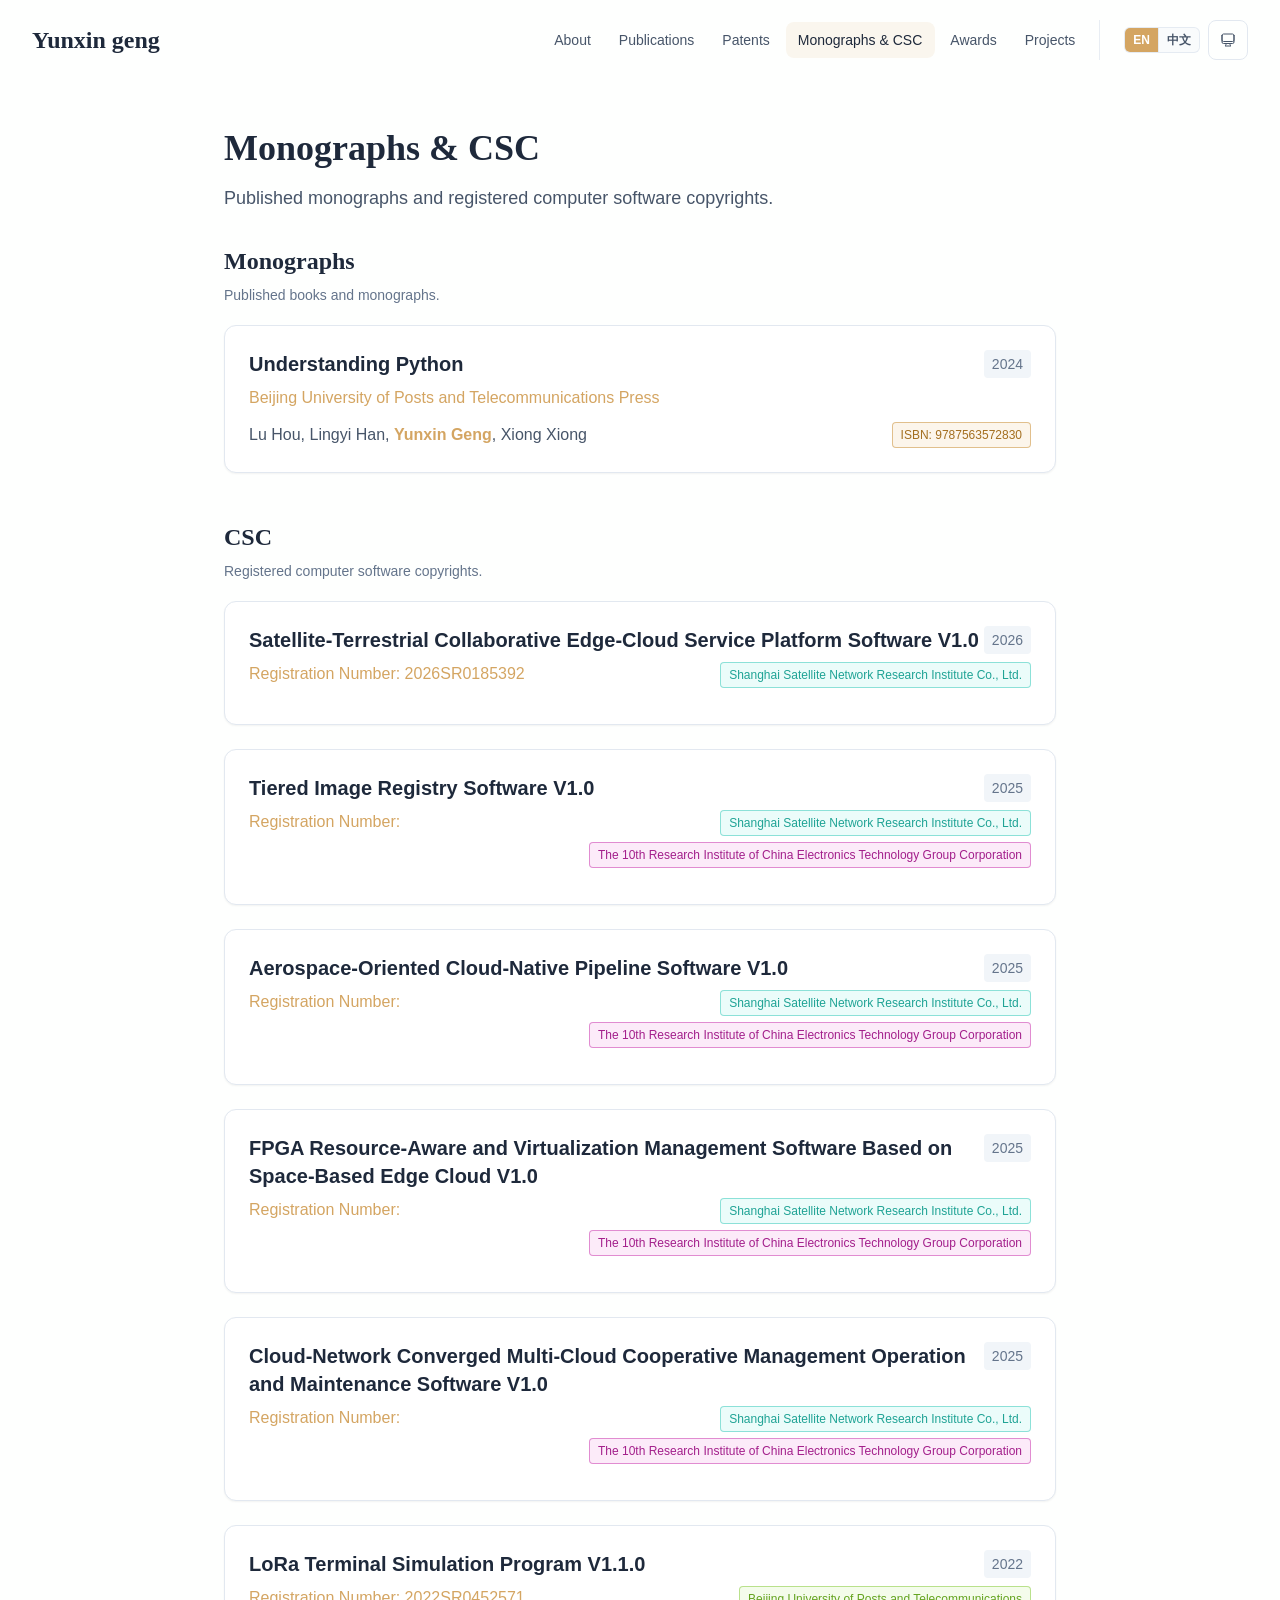
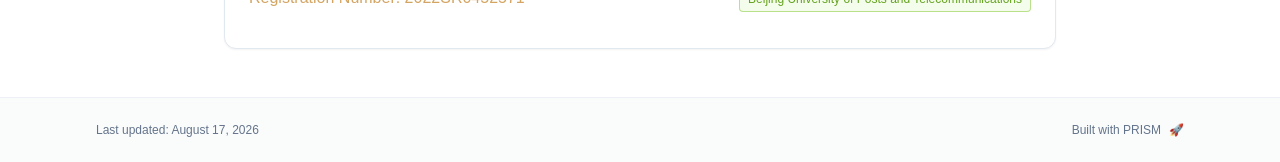
<file: monographs/index.html>
<!DOCTYPE html><html lang="en" class="scroll-smooth"><head><meta charSet="utf-8"/><meta name="viewport" content="width=device-width, initial-scale=1"/><link rel="stylesheet" href="/_next/static/css/6cdf7c1259495151.css" data-precedence="next"/><link rel="preload" as="script" fetchPriority="low" href="/_next/static/chunks/webpack-679b75d1c4c2027c.js"/><script src="/_next/static/chunks/4bd1b696-70b6d399998de86a.js" async=""></script><script src="/_next/static/chunks/684-5aaa8290a129f299.js" async=""></script><script src="/_next/static/chunks/main-app-f3a18ecd062d6eb9.js" async=""></script><script src="/_next/static/chunks/461-a9a5d7b05a71d978.js" async=""></script><script src="/_next/static/chunks/874-6cc630662f3664af.js" async=""></script><script src="/_next/static/chunks/550-e25fb60305c1b22e.js" async=""></script><script src="/_next/static/chunks/app/layout-3bc9bcfc9629e41c.js" async=""></script><script src="/_next/static/chunks/178-595a94b9af1e67b5.js" async=""></script><script src="/_next/static/chunks/748-7f55fe3ee213699f.js" async=""></script><script src="/_next/static/chunks/app/%5Bslug%5D/page-995fbcccb0fed30b.js" async=""></script><link rel="icon" href="/favicon.svg" type="image/svg+xml"/><link rel="dns-prefetch" href="https://jialeliu.com"/><link rel="preconnect" href="https://jialeliu.com" crossorigin=""/><link rel="preload" as="font" type="font/woff2" href="https://jialeliu.com/fonts/georgiab.woff2" crossorigin=""/><script>
              try {
                const theme = localStorage.getItem('theme-storage');
                const parsed = theme ? JSON.parse(theme) : null;
                const setting = parsed?.state?.theme || 'system';
                const prefersDark = typeof window !== 'undefined' && window.matchMedia && window.matchMedia('(prefers-color-scheme: dark)').matches;
                const effective = setting === 'dark' ? 'dark' : (setting === 'light' ? 'light' : (prefersDark ? 'dark' : 'light'));
                var root = document.documentElement;
                root.classList.add(effective);
                root.setAttribute('data-theme', effective);
              } catch (e) {
                var root = document.documentElement;
                root.classList.add('light');
                root.setAttribute('data-theme', 'light');
              }
            </script><script>
    try {
      const cfg = {"enabled":true,"locales":["zh","en"],"defaultLocale":"en","mode":"auto","fixedLocale":"en","persist":true,"switcher":true,"labels":{"zh":"中文","en":"English"}};
      const storageKey = 'locale-storage';
      const normalize = (value) => typeof value === 'string' ? value.trim().replace('_', '-').toLowerCase() : '';
      const matchLocale = (candidate) => {
        const normalized = normalize(candidate);
        if (!normalized) return null;
        if (cfg.locales.includes(normalized)) return normalized;
        const language = normalized.split('-')[0];
        if (cfg.locales.includes(language)) return language;
        return null;
      };

      let resolved = null;

      if (!cfg.enabled) {
        resolved = cfg.defaultLocale;
      } else if (cfg.persist) {
        resolved = matchLocale(localStorage.getItem(storageKey));
      }

      if (!resolved) {
        if (cfg.mode === 'fixed') {
          resolved = cfg.fixedLocale;
        } else {
          resolved = matchLocale(navigator.language);
        }
      }

      if (!resolved) {
        resolved = cfg.defaultLocale;
      }

      const root = document.documentElement;
      root.lang = resolved;
      root.setAttribute('data-locale', resolved);

      if (cfg.persist) {
        localStorage.setItem(storageKey, resolved);
      }
    } catch (e) {
      const root = document.documentElement;
      root.lang = 'en';
      root.setAttribute('data-locale', 'en');
    }
  </script><title>Monographs &amp; CSC | Yunxin geng</title><meta name="description" content="Published monographs and registered computer software copyrights."/><meta name="author" content="Yunxin Geng"/><meta name="keywords" content="Yunxin Geng,PhD,Research,State Key Laboratory of Satellite Network,Shanghai Satellite Network Research Institute Company Ltd.,Beijing University of Posts and Telecommunications"/><meta name="creator" content="Yunxin Geng"/><meta name="publisher" content="Yunxin Geng"/><meta property="og:title" content="Yunxin geng"/><meta property="og:description" content="Engineer at Shanghai Satellite Network Research Institute Company Ltd. (State Key Laboratory of Satellite Network), also an PhD student at Beijing University of Posts and Telecommunications."/><meta property="og:site_name" content="Yunxin Geng&#x27;s Academic Website"/><meta property="og:locale" content="en_US"/><meta property="og:type" content="website"/><meta name="twitter:card" content="summary"/><meta name="twitter:title" content="Yunxin geng"/><meta name="twitter:description" content="Engineer at Shanghai Satellite Network Research Institute Company Ltd. (State Key Laboratory of Satellite Network), also an PhD student at Beijing University of Posts and Telecommunications."/><link rel="icon" href="/favicon.svg"/><script>document.querySelectorAll('body link[rel="icon"], body link[rel="apple-touch-icon"]').forEach(el => document.head.appendChild(el))</script><script src="/_next/static/chunks/polyfills-42372ed130431b0a.js" noModule=""></script></head><body class="font-sans antialiased"><div style="visibility:hidden"><nav class="fixed top-0 left-0 right-0 z-50" data-headlessui-state=""><div class="transition-all duration-300 ease-out bg-transparent" style="transform:translateY(-100px)"><div class="max-w-7xl mx-auto px-4 sm:px-6 lg:px-8"><div class="flex justify-between items-center h-16 lg:h-20"><div class="flex-shrink-0" tabindex="0"><a class="text-xl lg:text-2xl font-serif font-semibold text-primary hover:text-accent transition-colors duration-200" href="/">Yunxin geng</a></div><div class="hidden lg:block"><div class="ml-10 flex items-center space-x-3"><div class="relative flex items-baseline space-x-1"><a data-nav-href="/" class="relative px-3 py-2 text-sm font-medium rounded-lg transition-colors duration-150 text-neutral-600" href="/">About</a><a data-nav-href="/publications" class="relative px-3 py-2 text-sm font-medium rounded-lg transition-colors duration-150 text-neutral-600" href="/publications/">Publications</a><a data-nav-href="/patents" class="relative px-3 py-2 text-sm font-medium rounded-lg transition-colors duration-150 text-neutral-600" href="/patents/">Patents</a><a data-nav-href="/monographs" class="relative px-3 py-2 text-sm font-medium rounded-lg transition-colors duration-150 text-primary" href="/monographs/">Monographs &amp; CSC</a><a data-nav-href="/awards" class="relative px-3 py-2 text-sm font-medium rounded-lg transition-colors duration-150 text-neutral-600" href="/awards/">Awards</a><a data-nav-href="/projects" class="relative px-3 py-2 text-sm font-medium rounded-lg transition-colors duration-150 text-neutral-600" href="/projects/">Projects</a></div><div class="flex items-center gap-2 border-l border-neutral-200/80 pl-6 dark:border-neutral-700/80"><div class="w-[76px] h-[26px] rounded-md border border-neutral-200/80 bg-neutral-50/80 dark:border-neutral-600 dark:bg-neutral-800/60"><div class="h-full w-1/2 rounded-l-md bg-neutral-300/70 animate-pulse dark:bg-neutral-700"></div></div><div class="flex items-center justify-center w-10 h-10 rounded-lg border border-neutral-200 dark:border-[rgba(148,163,184,0.24)] bg-background dark:bg-neutral-800"><div class="w-4 h-4 rounded-full bg-neutral-300 animate-pulse"></div></div></div></div></div><div class="lg:hidden flex items-center space-x-2"><div class="w-[76px] h-[26px] rounded-md border border-neutral-200/80 bg-neutral-50/80 dark:border-neutral-600 dark:bg-neutral-800/60"><div class="h-full w-1/2 rounded-l-md bg-neutral-300/70 animate-pulse dark:bg-neutral-700"></div></div><div class="flex items-center justify-center w-10 h-10 rounded-lg border border-neutral-200 dark:border-[rgba(148,163,184,0.24)] bg-background dark:bg-neutral-800"><div class="w-4 h-4 rounded-full bg-neutral-300 animate-pulse"></div></div><button class="inline-flex items-center justify-center p-2 rounded-md text-neutral-600 hover:text-primary hover:bg-neutral-100 dark:hover:bg-neutral-800 focus:outline-none focus:ring-2 focus:ring-inset focus:ring-accent transition-colors duration-200" id="headlessui-disclosure-button-«R7pdb»" type="button" aria-expanded="false" data-headlessui-state=""><span class="sr-only">Open main menu</span><div><svg xmlns="http://www.w3.org/2000/svg" fill="none" viewBox="0 0 24 24" stroke-width="1.5" stroke="currentColor" aria-hidden="true" data-slot="icon" class="block h-6 w-6"><path stroke-linecap="round" stroke-linejoin="round" d="M3.75 6.75h16.5M3.75 12h16.5m-16.5 5.25h16.5"></path></svg></div></button></div></div></div></div></nav><main class="min-h-screen pt-16 lg:pt-20"><div class="max-w-4xl mx-auto px-4 sm:px-6 lg:px-8 py-12"><div style="opacity:0;transform:translateY(20px)"><div class="mb-8"><h1 class="text-4xl font-serif font-bold text-primary mb-4">Monographs &amp; CSC</h1><div class="text-lg text-neutral-600 dark:text-neutral-500 max-w-2xl leading-relaxed"><p class="mb-3 last:mb-0">Published monographs and registered computer software copyrights.</p></div></div><div class="space-y-12"><section><div class="mb-5"><h2 class="text-2xl font-serif font-bold text-primary">Monographs</h2><p class="mt-2 text-sm text-neutral-500">Published books and monographs.</p></div><div class="grid gap-6"><div class="bg-white dark:bg-neutral-900 p-6 rounded-xl shadow-sm border border-neutral-200 dark:border-neutral-800 hover:shadow-lg transition-all duration-200 hover:scale-[1.01]" style="opacity:0;transform:translateY(20px)"><div class="flex justify-between items-start mb-2"><h3 class="text-xl font-semibold text-primary">Understanding Python</h3><span class="shrink-0 whitespace-nowrap text-sm text-neutral-500 font-medium bg-neutral-100 dark:bg-neutral-800 px-2 py-1 rounded">2024</span></div><p class="text-base text-accent font-medium mb-3">Beijing University of Posts and Telecommunications Press</p><div class="flex flex-wrap items-end justify-between gap-x-6 gap-y-3"><div class="text-base min-w-0 flex-1 text-neutral-600 dark:text-neutral-500 leading-relaxed"><p class="mb-3 last:mb-0"><a href="https://item.jd.com/14742212.html?pcdk=pF1oTppfkYvqhInhtwJ1uv_p1k4HejKl9724vWlUCO-3FMv85lbpk94wJOyz8F2Q.3z6a.aI3x&amp;spmTag=[base64]" node="[object Object]" target="_blank" rel="noopener noreferrer" class="text-neutral-600 dark:text-neutral-500 transition-all duration-200 rounded hover:text-accent hover:bg-accent/10 hover:shadow-sm">Lu Hou, Lingyi Han, <strong class="font-semibold text-accent">Yunxin Geng</strong>, Xiong Xiong</a></p></div><div class="ml-auto flex shrink-0 flex-wrap justify-end gap-2"><span class="card-tag rounded border px-2 py-1 text-xs font-medium" style="--tag-hue:36">ISBN: 9787563572830</span></div></div></div></div></section><section><div class="mb-5"><h2 class="text-2xl font-serif font-bold text-primary">CSC</h2><p class="mt-2 text-sm text-neutral-500">Registered computer software copyrights.</p></div><div class="grid gap-6"><div class="bg-white dark:bg-neutral-900 p-6 rounded-xl shadow-sm border border-neutral-200 dark:border-neutral-800 hover:shadow-lg transition-all duration-200 hover:scale-[1.01]" style="opacity:0;transform:translateY(20px)"><div class="flex justify-between items-start mb-2"><h3 class="text-xl font-semibold text-primary">Satellite‑Terrestrial Collaborative Edge‑Cloud Service Platform Software V1.0</h3><span class="shrink-0 whitespace-nowrap text-sm text-neutral-500 font-medium bg-neutral-100 dark:bg-neutral-800 px-2 py-1 rounded">2026</span></div><div class="mb-3 flex items-start justify-between gap-4"><p class="text-base min-w-0 flex-1 text-accent font-medium">Registration Number: 2026SR0185392</p><div class="flex min-w-0 max-w-[62%] shrink flex-col items-end gap-1.5"><span class="card-tag max-w-full break-words rounded border px-2 py-1 text-right text-xs font-medium leading-4" style="--tag-hue:173.508">Shanghai Satellite Network Research Institute Co., Ltd.</span></div></div></div><div class="bg-white dark:bg-neutral-900 p-6 rounded-xl shadow-sm border border-neutral-200 dark:border-neutral-800 hover:shadow-lg transition-all duration-200 hover:scale-[1.01]" style="opacity:0;transform:translateY(20px)"><div class="flex justify-between items-start mb-2"><h3 class="text-xl font-semibold text-primary">Tiered Image Registry Software V1.0</h3><span class="shrink-0 whitespace-nowrap text-sm text-neutral-500 font-medium bg-neutral-100 dark:bg-neutral-800 px-2 py-1 rounded">2025</span></div><div class="mb-3 flex items-start justify-between gap-4"><p class="text-base min-w-0 flex-1 text-accent font-medium">Registration Number: </p><div class="flex min-w-0 max-w-[62%] shrink flex-col items-end gap-1.5"><span class="card-tag max-w-full break-words rounded border px-2 py-1 text-right text-xs font-medium leading-4" style="--tag-hue:173.508">Shanghai Satellite Network Research Institute Co., Ltd.</span><span class="card-tag max-w-full break-words rounded border px-2 py-1 text-right text-xs font-medium leading-4" style="--tag-hue:311.016">The 10th Research Institute of China Electronics Technology Group Corporation</span></div></div></div><div class="bg-white dark:bg-neutral-900 p-6 rounded-xl shadow-sm border border-neutral-200 dark:border-neutral-800 hover:shadow-lg transition-all duration-200 hover:scale-[1.01]" style="opacity:0;transform:translateY(20px)"><div class="flex justify-between items-start mb-2"><h3 class="text-xl font-semibold text-primary">Aerospace‑Oriented Cloud‑Native Pipeline Software V1.0</h3><span class="shrink-0 whitespace-nowrap text-sm text-neutral-500 font-medium bg-neutral-100 dark:bg-neutral-800 px-2 py-1 rounded">2025</span></div><div class="mb-3 flex items-start justify-between gap-4"><p class="text-base min-w-0 flex-1 text-accent font-medium">Registration Number: </p><div class="flex min-w-0 max-w-[62%] shrink flex-col items-end gap-1.5"><span class="card-tag max-w-full break-words rounded border px-2 py-1 text-right text-xs font-medium leading-4" style="--tag-hue:173.508">Shanghai Satellite Network Research Institute Co., Ltd.</span><span class="card-tag max-w-full break-words rounded border px-2 py-1 text-right text-xs font-medium leading-4" style="--tag-hue:311.016">The 10th Research Institute of China Electronics Technology Group Corporation</span></div></div></div><div class="bg-white dark:bg-neutral-900 p-6 rounded-xl shadow-sm border border-neutral-200 dark:border-neutral-800 hover:shadow-lg transition-all duration-200 hover:scale-[1.01]" style="opacity:0;transform:translateY(20px)"><div class="flex justify-between items-start mb-2"><h3 class="text-xl font-semibold text-primary">FPGA Resource‑Aware and Virtualization Management Software Based on Space‑Based Edge Cloud V1.0</h3><span class="shrink-0 whitespace-nowrap text-sm text-neutral-500 font-medium bg-neutral-100 dark:bg-neutral-800 px-2 py-1 rounded">2025</span></div><div class="mb-3 flex items-start justify-between gap-4"><p class="text-base min-w-0 flex-1 text-accent font-medium">Registration Number: </p><div class="flex min-w-0 max-w-[62%] shrink flex-col items-end gap-1.5"><span class="card-tag max-w-full break-words rounded border px-2 py-1 text-right text-xs font-medium leading-4" style="--tag-hue:173.508">Shanghai Satellite Network Research Institute Co., Ltd.</span><span class="card-tag max-w-full break-words rounded border px-2 py-1 text-right text-xs font-medium leading-4" style="--tag-hue:311.016">The 10th Research Institute of China Electronics Technology Group Corporation</span></div></div></div><div class="bg-white dark:bg-neutral-900 p-6 rounded-xl shadow-sm border border-neutral-200 dark:border-neutral-800 hover:shadow-lg transition-all duration-200 hover:scale-[1.01]" style="opacity:0;transform:translateY(20px)"><div class="flex justify-between items-start mb-2"><h3 class="text-xl font-semibold text-primary">Cloud‑Network Converged Multi‑Cloud Cooperative Management Operation and Maintenance Software V1.0</h3><span class="shrink-0 whitespace-nowrap text-sm text-neutral-500 font-medium bg-neutral-100 dark:bg-neutral-800 px-2 py-1 rounded">2025</span></div><div class="mb-3 flex items-start justify-between gap-4"><p class="text-base min-w-0 flex-1 text-accent font-medium">Registration Number: </p><div class="flex min-w-0 max-w-[62%] shrink flex-col items-end gap-1.5"><span class="card-tag max-w-full break-words rounded border px-2 py-1 text-right text-xs font-medium leading-4" style="--tag-hue:173.508">Shanghai Satellite Network Research Institute Co., Ltd.</span><span class="card-tag max-w-full break-words rounded border px-2 py-1 text-right text-xs font-medium leading-4" style="--tag-hue:311.016">The 10th Research Institute of China Electronics Technology Group Corporation</span></div></div></div><div class="bg-white dark:bg-neutral-900 p-6 rounded-xl shadow-sm border border-neutral-200 dark:border-neutral-800 hover:shadow-lg transition-all duration-200 hover:scale-[1.01]" style="opacity:0;transform:translateY(20px)"><div class="flex justify-between items-start mb-2"><h3 class="text-xl font-semibold text-primary">LoRa Terminal Simulation Program V1.1.0</h3><span class="shrink-0 whitespace-nowrap text-sm text-neutral-500 font-medium bg-neutral-100 dark:bg-neutral-800 px-2 py-1 rounded">2022</span></div><div class="mb-3 flex items-start justify-between gap-4"><p class="text-base min-w-0 flex-1 text-accent font-medium">Registration Number: 2022SR0452571</p><div class="flex min-w-0 max-w-[62%] shrink flex-col items-end gap-1.5"><span class="card-tag max-w-full break-words rounded border px-2 py-1 text-right text-xs font-medium leading-4" style="--tag-hue:88.524">Beijing University of Posts and Telecommunications</span></div></div></div></div></section></div></div></div><!--$--><!--/$--><!--$--><!--/$--></main><footer class="border-t border-neutral-200/50 bg-neutral-50/50 dark:bg-neutral-900/50 dark:border-neutral-700/50"><div class="max-w-6xl mx-auto px-4 sm:px-6 lg:px-8 py-6"><div class="flex flex-col sm:flex-row justify-between items-center gap-2"><p class="text-xs text-neutral-500">Last updated<!-- -->: <!-- -->August 17, 2026</p><p class="text-xs text-neutral-500 flex items-center"><a href="https://github.com/xyjoey/PRISM" target="_blank" rel="noopener noreferrer">Built with PRISM</a><span class="ml-2">🚀</span></p></div></div></footer></div><script src="/_next/static/chunks/webpack-679b75d1c4c2027c.js" async=""></script><script>(self.__next_f=self.__next_f||[]).push([0])</script><script>self.__next_f.push([1,"1:\"$Sreact.fragment\"\n3:I[3719,[\"461\",\"static/chunks/461-a9a5d7b05a71d978.js\",\"874\",\"static/chunks/874-6cc630662f3664af.js\",\"550\",\"static/chunks/550-e25fb60305c1b22e.js\",\"177\",\"static/chunks/app/layout-3bc9bcfc9629e41c.js\"],\"ThemeProvider\"]\n4:I[310,[\"461\",\"static/chunks/461-a9a5d7b05a71d978.js\",\"874\",\"static/chunks/874-6cc630662f3664af.js\",\"550\",\"static/chunks/550-e25fb60305c1b22e.js\",\"177\",\"static/chunks/app/layout-3bc9bcfc9629e41c.js\"],\"LocaleProvider\"]\n5:I[4574,[\"461\",\"static/chunks/461-a9a5d7b05a71d978.js\",\"874\",\"static/chunks/874-6cc630662f3664af.js\",\"550\",\"static/chunks/550-e25fb60305c1b22e.js\",\"177\",\"static/chunks/app/layout-3bc9bcfc9629e41c.js\"],\"default\"]\n6:I[7555,[],\"\"]\n7:I[1295,[],\"\"]\n8:I[2548,[\"461\",\"static/chunks/461-a9a5d7b05a71d978.js\",\"874\",\"static/chunks/874-6cc630662f3664af.js\",\"550\",\"static/chunks/550-e25fb60305c1b22e.js\",\"177\",\"static/chunks/app/layout-3bc9bcfc9629e41c.js\"],\"default\"]\na:I[9665,[],\"MetadataBoundary\"]\nc:I[9665,[],\"OutletBoundary\"]\nf:I[4911,[],\"AsyncMetadataOutlet\"]\n11:I[9665,[],\"ViewportBoundary\"]\n13:I[6614,[],\"\"]\n:HL[\"/_next/static/css/6cdf7c1259495151.css\",\"style\"]\n2:T5d7,\n    try {\n      const cfg = {\"enabled\":true,\"locales\":[\"zh\",\"en\"],\"defaultLocale\":\"en\",\"mode\":\"auto\",\"fixedLocale\":\"en\",\"persist\":true,\"switcher\":true,\"labels\":{\"zh\":\"中文\",\"en\":\"English\"}};\n      const storageKey = 'locale-storage';\n      const normalize = (value) =\u003e typeof value === 'string' ? value.trim().replace('_', '-').toLowerCase() : '';\n      const matchLocale = (candidate) =\u003e {\n        const normalized = normalize(candidate);\n        if (!normalized) return null;\n        if (cfg.locales.includes(normalized)) return normalized;\n        const language = normalized.split('-')[0];\n        if (cfg.locales.includes(language)) return language;\n        return null;\n      };\n\n      let resolved = null;\n\n      if (!cfg.enabled) {\n        resolved = cfg.defaultLocale;\n      } else if (cfg.persist) {\n        resolved = matchLocale(localStorage.getItem(storageKey));\n      }\n\n      if (!resolved) {\n        if ("])</script><script>self.__next_f.push([1,"cfg.mode === 'fixed') {\n          resolved = cfg.fixedLocale;\n        } else {\n          resolved = matchLocale(navigator.language);\n        }\n      }\n\n      if (!resolved) {\n        resolved = cfg.defaultLocale;\n      }\n\n      const root = document.documentElement;\n      root.lang = resolved;\n      root.setAttribute('data-locale', resolved);\n\n      if (cfg.persist) {\n        localStorage.setItem(storageKey, resolved);\n      }\n    } catch (e) {\n      const root = document.documentElement;\n      root.lang = 'en';\n      root.setAttribute('data-locale', 'en');\n    }\n  "])</script><script>self.__next_f.push([1,"0:{\"P\":null,\"b\":\"iHFdQZmmponPu76PfUkWm\",\"p\":\"\",\"c\":[\"\",\"monographs\",\"\"],\"i\":false,\"f\":[[[\"\",{\"children\":[[\"slug\",\"monographs\",\"d\"],{\"children\":[\"__PAGE__\",{}]}]},\"$undefined\",\"$undefined\",true],[\"\",[\"$\",\"$1\",\"c\",{\"children\":[[[\"$\",\"link\",\"0\",{\"rel\":\"stylesheet\",\"href\":\"/_next/static/css/6cdf7c1259495151.css\",\"precedence\":\"next\",\"crossOrigin\":\"$undefined\",\"nonce\":\"$undefined\"}]],[\"$\",\"html\",null,{\"lang\":\"en\",\"className\":\"scroll-smooth\",\"suppressHydrationWarning\":true,\"children\":[[\"$\",\"head\",null,{\"children\":[[\"$\",\"link\",null,{\"rel\":\"icon\",\"href\":\"/favicon.svg\",\"type\":\"image/svg+xml\"}],[\"$\",\"link\",null,{\"rel\":\"dns-prefetch\",\"href\":\"https://jialeliu.com\"}],[\"$\",\"link\",null,{\"rel\":\"preconnect\",\"href\":\"https://jialeliu.com\",\"crossOrigin\":\"\"}],[\"$\",\"link\",null,{\"rel\":\"preload\",\"as\":\"font\",\"type\":\"font/woff2\",\"href\":\"https://jialeliu.com/fonts/georgiab.woff2\",\"crossOrigin\":\"\"}],[\"$\",\"script\",null,{\"dangerouslySetInnerHTML\":{\"__html\":\"\\n              try {\\n                const theme = localStorage.getItem('theme-storage');\\n                const parsed = theme ? JSON.parse(theme) : null;\\n                const setting = parsed?.state?.theme || 'system';\\n                const prefersDark = typeof window !== 'undefined' \u0026\u0026 window.matchMedia \u0026\u0026 window.matchMedia('(prefers-color-scheme: dark)').matches;\\n                const effective = setting === 'dark' ? 'dark' : (setting === 'light' ? 'light' : (prefersDark ? 'dark' : 'light'));\\n                var root = document.documentElement;\\n                root.classList.add(effective);\\n                root.setAttribute('data-theme', effective);\\n              } catch (e) {\\n                var root = document.documentElement;\\n                root.classList.add('light');\\n                root.setAttribute('data-theme', 'light');\\n              }\\n            \"}}],[\"$\",\"script\",null,{\"dangerouslySetInnerHTML\":{\"__html\":\"$2\"}}]]}],[\"$\",\"body\",null,{\"className\":\"font-sans antialiased\",\"children\":[\"$\",\"$L3\",null,{\"children\":[\"$\",\"$L4\",null,{\"config\":{\"enabled\":true,\"locales\":[\"zh\",\"en\"],\"defaultLocale\":\"en\",\"mode\":\"auto\",\"fixedLocale\":\"en\",\"persist\":true,\"switcher\":true,\"labels\":{\"zh\":\"中文\",\"en\":\"English\"}},\"children\":[[\"$\",\"$L5\",null,{\"items\":[{\"title\":\"About\",\"type\":\"page\",\"target\":\"about\",\"href\":\"/\"},{\"title\":\"Publications\",\"type\":\"page\",\"target\":\"publications\",\"href\":\"/publications\"},{\"title\":\"Patents\",\"type\":\"page\",\"target\":\"patents\",\"href\":\"/patents\"},{\"title\":\"Monographs \u0026 CSC\",\"type\":\"page\",\"target\":\"monographs\",\"href\":\"/monographs\"},{\"title\":\"Awards\",\"type\":\"page\",\"target\":\"awards\",\"href\":\"/awards\"},{\"title\":\"Projects\",\"type\":\"page\",\"target\":\"projects\",\"href\":\"/projects\"}],\"siteTitle\":\"Yunxin geng\",\"enableOnePageMode\":false,\"i18n\":\"$0:f:0:1:1:props:children:1:props:children:1:props:children:props:children:props:config\",\"itemsByLocale\":{\"zh\":[{\"title\":\"主页\",\"type\":\"page\",\"target\":\"about\",\"href\":\"/\"},{\"title\":\"论文\",\"type\":\"page\",\"target\":\"publications\",\"href\":\"/publications\"},{\"title\":\"专利\",\"type\":\"page\",\"target\":\"patents\",\"href\":\"/patents\"},{\"title\":\"著作 \u0026 软件\",\"type\":\"page\",\"target\":\"monographs\",\"href\":\"/monographs\"},{\"title\":\"奖项\",\"type\":\"page\",\"target\":\"awards\",\"href\":\"/awards\"},{\"title\":\"项目\",\"type\":\"page\",\"target\":\"projects\",\"href\":\"/projects\"}],\"en\":[{\"title\":\"About\",\"type\":\"page\",\"target\":\"about\",\"href\":\"/\"},{\"title\":\"Publications\",\"type\":\"page\",\"target\":\"publications\",\"href\":\"/publications\"},{\"title\":\"Patents\",\"type\":\"page\",\"target\":\"patents\",\"href\":\"/patents\"},{\"title\":\"Monographs \u0026 CSC\",\"type\":\"page\",\"target\":\"monographs\",\"href\":\"/monographs\"},{\"title\":\"Awards\",\"type\":\"page\",\"target\":\"awards\",\"href\":\"/awards\"},{\"title\":\"Projects\",\"type\":\"page\",\"target\":\"projects\",\"href\":\"/projects\"}]},\"siteTitleByLocale\":{\"zh\":\"耿运鑫\",\"en\":\"Yunxin geng\"}}],[\"$\",\"main\",null,{\"className\":\"min-h-screen pt-16 lg:pt-20\",\"children\":[\"$\",\"$L6\",null,{\"parallelRouterKey\":\"children\",\"error\":\"$undefined\",\"errorStyles\":\"$undefined\",\"errorScripts\":\"$undefined\",\"template\":[\"$\",\"$L7\",null,{}],\"templateStyles\":\"$undefined\",\"templateScripts\":\"$undefined\",\"notFound\":[[[\"$\",\"title\",null,{\"children\":\"404: This page could not be found.\"}],[\"$\",\"div\",null,{\"style\":{\"fontFamily\":\"system-ui,\\\"Segoe UI\\\",Roboto,Helvetica,Arial,sans-serif,\\\"Apple Color Emoji\\\",\\\"Segoe UI Emoji\\\"\",\"height\":\"100vh\",\"textAlign\":\"center\",\"display\":\"flex\",\"flexDirection\":\"column\",\"alignItems\":\"center\",\"justifyContent\":\"center\"},\"children\":[\"$\",\"div\",null,{\"children\":[[\"$\",\"style\",null,{\"dangerouslySetInnerHTML\":{\"__html\":\"body{color:#000;background:#fff;margin:0}.next-error-h1{border-right:1px solid rgba(0,0,0,.3)}@media (prefers-color-scheme:dark){body{color:#fff;background:#000}.next-error-h1{border-right:1px solid rgba(255,255,255,.3)}}\"}}],[\"$\",\"h1\",null,{\"className\":\"next-error-h1\",\"style\":{\"display\":\"inline-block\",\"margin\":\"0 20px 0 0\",\"padding\":\"0 23px 0 0\",\"fontSize\":24,\"fontWeight\":500,\"verticalAlign\":\"top\",\"lineHeight\":\"49px\"},\"children\":404}],[\"$\",\"div\",null,{\"style\":{\"display\":\"inline-block\"},\"children\":[\"$\",\"h2\",null,{\"style\":{\"fontSize\":14,\"fontWeight\":400,\"lineHeight\":\"49px\",\"margin\":0},\"children\":\"This page could not be found.\"}]}]]}]}]],[]],\"forbidden\":\"$undefined\",\"unauthorized\":\"$undefined\"}]}],[\"$\",\"$L8\",null,{\"lastUpdated\":\"August 17, 2026\",\"lastUpdatedByLocale\":{\"zh\":\"2026年8月17日\",\"en\":\"August 17, 2026\"},\"defaultLocale\":\"en\"}]]}]}]}]]}]]}],{\"children\":[[\"slug\",\"monographs\",\"d\"],[\"$\",\"$1\",\"c\",{\"children\":[null,[\"$\",\"$L6\",null,{\"parallelRouterKey\":\"children\",\"error\":\"$undefined\",\"errorStyles\":\"$undefined\",\"errorScripts\":\"$undefined\",\"template\":[\"$\",\"$L7\",null,{}],\"templateStyles\":\"$undefined\",\"templateScripts\":\"$undefined\",\"notFound\":\"$undefined\",\"forbidden\":\"$undefined\",\"unauthorized\":\"$undefined\"}]]}],{\"children\":[\"__PAGE__\",[\"$\",\"$1\",\"c\",{\"children\":[\"$L9\",[\"$\",\"$La\",null,{\"children\":\"$Lb\"}],null,[\"$\",\"$Lc\",null,{\"children\":[\"$Ld\",\"$Le\",[\"$\",\"$Lf\",null,{\"promise\":\"$@10\"}]]}]]}],{},null,false]},null,false]},null,false],[\"$\",\"$1\",\"h\",{\"children\":[null,[\"$\",\"$1\",\"hFN6-A4QGJd14GEcZ_wc9\",{\"children\":[[\"$\",\"$L11\",null,{\"children\":\"$L12\"}],null]}],null]}],false]],\"m\":\"$undefined\",\"G\":[\"$13\",\"$undefined\"],\"s\":false,\"S\":true}\n"])</script><script>self.__next_f.push([1,"14:\"$Sreact.suspense\"\n15:I[4911,[],\"AsyncMetadata\"]\n17:I[2382,[\"461\",\"static/chunks/461-a9a5d7b05a71d978.js\",\"178\",\"static/chunks/178-595a94b9af1e67b5.js\",\"748\",\"static/chunks/748-7f55fe3ee213699f.js\",\"182\",\"static/chunks/app/%5Bslug%5D/page-995fbcccb0fed30b.js\"],\"default\"]\nb:[\"$\",\"$14\",null,{\"fallback\":null,\"children\":[\"$\",\"$L15\",null,{\"promise\":\"$@16\"}]}]\n"])</script><script>self.__next_f.push([1,"9:[\"$\",\"$L17\",null,{\"dataByLocale\":{\"zh\":{\"type\":\"card\",\"config\":{\"type\":\"card\",\"title\":\"著作 \u0026 软件\",\"description\":\"已出版的著作与已登记的计算机软件著作权。\",\"sections\":[{\"title\":\"著作\",\"description\":\"已出版的书籍。\",\"items\":[{\"title\":\"理解Python\",\"subtitle\":\"北京邮电大学出版社\",\"date\":\"2024\",\"content\":\"侯璐, 韩灵怡, **耿运鑫**, 熊雄\",\"tags\":[\"ISBN: 9787563572830\"]}]},{\"title\":\"软件\",\"description\":\"已登记的计算机软件著作权。\",\"items\":[{\"title\":\"星地协同边缘云服务平台软件V1.0\",\"subtitle\":\"登记号: 2026SR0185392\",\"date\":\"2026\",\"tags\":[\"上海卫星互联网研究院有限公司\"]},{\"title\":\"多级镜像仓库软件V1.0\",\"subtitle\":\"登记号: \",\"date\":\"2025\",\"tags\":[\"上海卫星互联网研究院有限公司\",\"中国电子科技集团第十研究所\"]},{\"title\":\"航天云原生流水线软件V1.0\",\"subtitle\":\"登记号: \",\"date\":\"2025\",\"tags\":[\"上海卫星互联网研究院有限公司\",\"中国电子科技集团第十研究所\"]},{\"title\":\"基于天基边缘云的FPGA资源感知和虚拟化管理软件V1.0\",\"subtitle\":\"登记号: \",\"date\":\"2025\",\"tags\":[\"上海卫星互联网研究院有限公司\",\"中国电子科技集团第十研究所\"]},{\"title\":\"云网融合多云协管运行维护软件V1.0\",\"subtitle\":\"登记号: \",\"date\":\"2025\",\"tags\":[\"上海卫星互联网研究院有限公司\",\"中国电子科技集团第十研究所\"]},{\"title\":\"LoRa终端模拟程序V1.1.0\",\"subtitle\":\"登记号: 2022SR0452571\",\"date\":\"2022\",\"tags\":[\"北京邮电大学\"]}]}]}},\"en\":{\"type\":\"card\",\"config\":{\"type\":\"card\",\"title\":\"Monographs \u0026 CSC\",\"description\":\"Published monographs and registered computer software copyrights.\",\"sections\":[{\"title\":\"Monographs\",\"description\":\"Published books and monographs.\",\"items\":[{\"title\":\"Understanding Python\",\"subtitle\":\"Beijing University of Posts and Telecommunications Press\",\"date\":\"2024\",\"content\":\"[Lu Hou, Lingyi Han, **Yunxin Geng**, Xiong Xiong](https://item.jd.com/14742212.html?pcdk=pF1oTppfkYvqhInhtwJ1uv_p1k4HejKl9724vWlUCO-3FMv85lbpk94wJOyz8F2Q.3z6a.aI3x\u0026spmTag=[base64])\",\"tags\":[\"ISBN: 9787563572830\"]}]},{\"title\":\"CSC\",\"description\":\"Registered computer software copyrights.\",\"items\":[{\"title\":\"Satellite‑Terrestrial Collaborative Edge‑Cloud Service Platform Software V1.0\",\"subtitle\":\"Registration Number: 2026SR0185392\",\"date\":\"2026\",\"tags\":[\"Shanghai Satellite Network Research Institute Co., Ltd.\"]},{\"title\":\"Tiered Image Registry Software V1.0\",\"subtitle\":\"Registration Number: \",\"date\":\"2025\",\"tags\":[\"Shanghai Satellite Network Research Institute Co., Ltd.\",\"The 10th Research Institute of China Electronics Technology Group Corporation\"]},{\"title\":\"Aerospace‑Oriented Cloud‑Native Pipeline Software V1.0\",\"subtitle\":\"Registration Number: \",\"date\":\"2025\",\"tags\":[\"Shanghai Satellite Network Research Institute Co., Ltd.\",\"The 10th Research Institute of China Electronics Technology Group Corporation\"]},{\"title\":\"FPGA Resource‑Aware and Virtualization Management Software Based on Space‑Based Edge Cloud V1.0\",\"subtitle\":\"Registration Number: \",\"date\":\"2025\",\"tags\":[\"Shanghai Satellite Network Research Institute Co., Ltd.\",\"The 10th Research Institute of China Electronics Technology Group Corporation\"]},{\"title\":\"Cloud‑Network Converged Multi‑Cloud Cooperative Management Operation and Maintenance Software V1.0\",\"subtitle\":\"Registration Number: \",\"date\":\"2025\",\"tags\":[\"Shanghai Satellite Network Research Institute Co., Ltd.\",\"The 10th Research Institute of China Electronics Technology Group Corporation\"]},{\"title\":\"LoRa Terminal Simulation Program V1.1.0\",\"subtitle\":\"Registration Number: 2022SR0452571\",\"date\":\"2022\",\"tags\":[\"Beijing University of Posts and Telecommunications\"]}]}]}}},\"defaultLocale\":\"en\"}]\n"])</script><script>self.__next_f.push([1,"e:null\n"])</script><script>self.__next_f.push([1,"12:[[\"$\",\"meta\",\"0\",{\"charSet\":\"utf-8\"}],[\"$\",\"meta\",\"1\",{\"name\":\"viewport\",\"content\":\"width=device-width, initial-scale=1\"}]]\nd:null\n"])</script><script>self.__next_f.push([1,"16:{\"metadata\":[[\"$\",\"title\",\"0\",{\"children\":\"Monographs \u0026 CSC | Yunxin geng\"}],[\"$\",\"meta\",\"1\",{\"name\":\"description\",\"content\":\"Published monographs and registered computer software copyrights.\"}],[\"$\",\"meta\",\"2\",{\"name\":\"author\",\"content\":\"Yunxin Geng\"}],[\"$\",\"meta\",\"3\",{\"name\":\"keywords\",\"content\":\"Yunxin Geng,PhD,Research,State Key Laboratory of Satellite Network,Shanghai Satellite Network Research Institute Company Ltd.,Beijing University of Posts and Telecommunications\"}],[\"$\",\"meta\",\"4\",{\"name\":\"creator\",\"content\":\"Yunxin Geng\"}],[\"$\",\"meta\",\"5\",{\"name\":\"publisher\",\"content\":\"Yunxin Geng\"}],[\"$\",\"meta\",\"6\",{\"property\":\"og:title\",\"content\":\"Yunxin geng\"}],[\"$\",\"meta\",\"7\",{\"property\":\"og:description\",\"content\":\"Engineer at Shanghai Satellite Network Research Institute Company Ltd. (State Key Laboratory of Satellite Network), also an PhD student at Beijing University of Posts and Telecommunications.\"}],[\"$\",\"meta\",\"8\",{\"property\":\"og:site_name\",\"content\":\"Yunxin Geng's Academic Website\"}],[\"$\",\"meta\",\"9\",{\"property\":\"og:locale\",\"content\":\"en_US\"}],[\"$\",\"meta\",\"10\",{\"property\":\"og:type\",\"content\":\"website\"}],[\"$\",\"meta\",\"11\",{\"name\":\"twitter:card\",\"content\":\"summary\"}],[\"$\",\"meta\",\"12\",{\"name\":\"twitter:title\",\"content\":\"Yunxin geng\"}],[\"$\",\"meta\",\"13\",{\"name\":\"twitter:description\",\"content\":\"Engineer at Shanghai Satellite Network Research Institute Company Ltd. (State Key Laboratory of Satellite Network), also an PhD student at Beijing University of Posts and Telecommunications.\"}],[\"$\",\"link\",\"14\",{\"rel\":\"icon\",\"href\":\"/favicon.svg\"}]],\"error\":null,\"digest\":\"$undefined\"}\n10:{\"metadata\":\"$16:metadata\",\"error\":null,\"digest\":\"$undefined\"}\n"])</script></body></html>
</file>
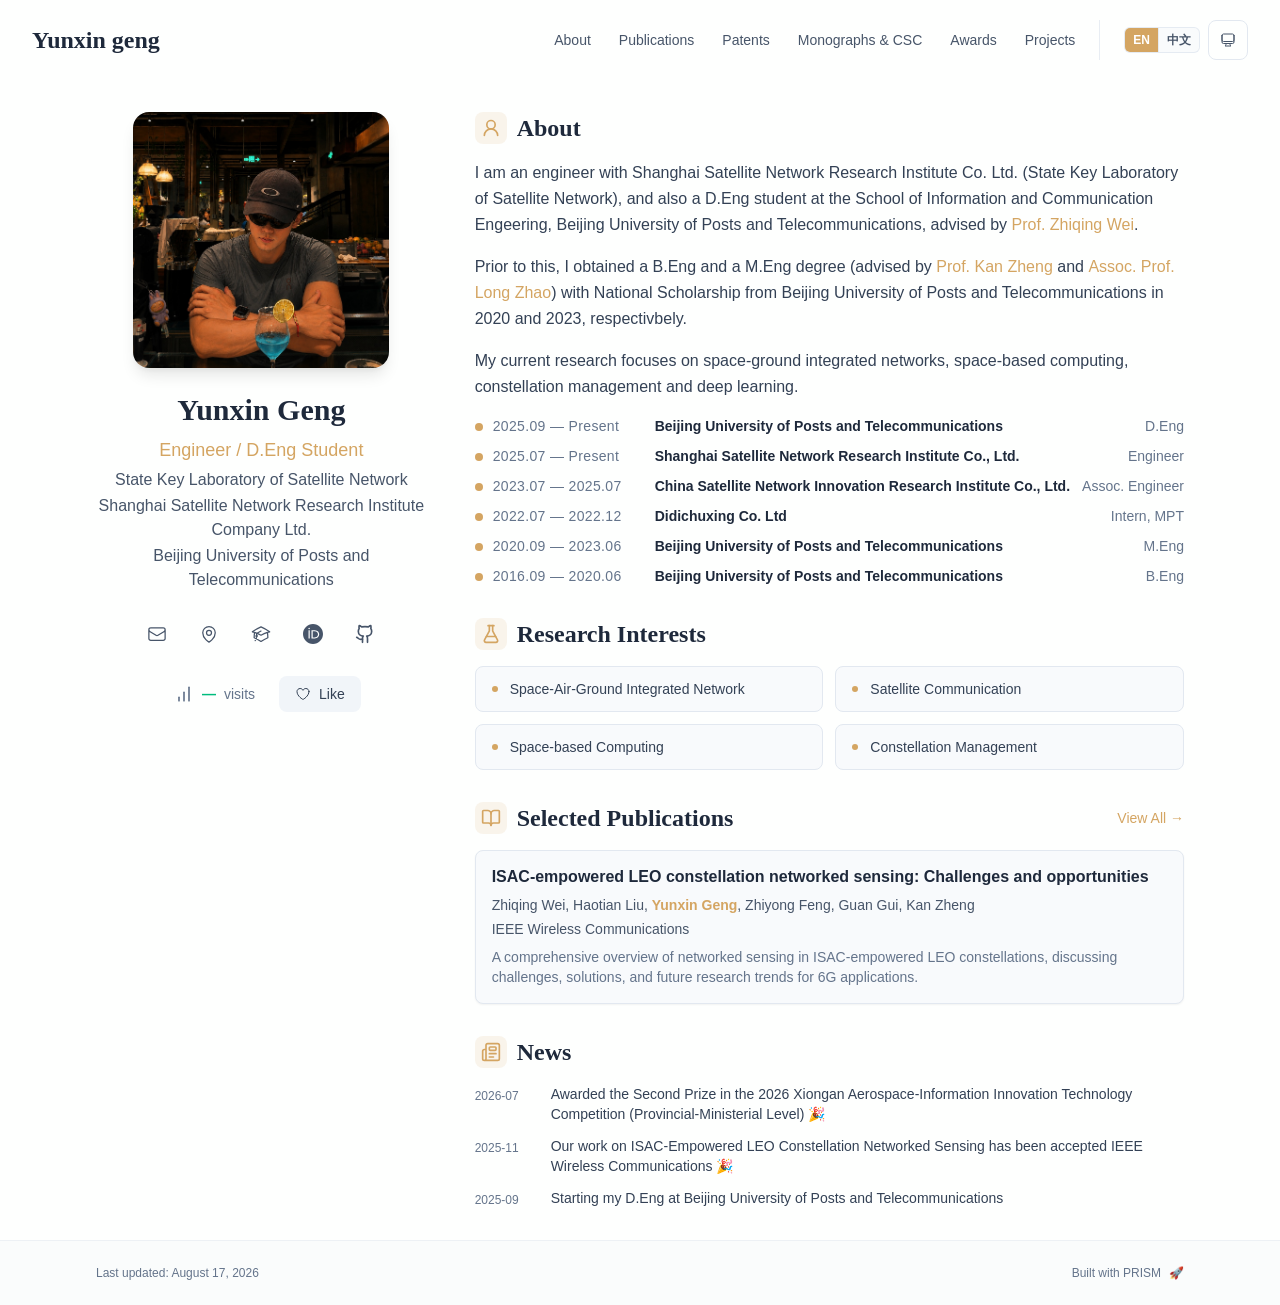
<file: out/index.html>
<!DOCTYPE html><html lang="en" class="scroll-smooth"><head><meta charSet="utf-8"/><meta name="viewport" content="width=device-width, initial-scale=1"/><link rel="preload" as="image" href="/bio.jpg"/><link rel="stylesheet" href="/_next/static/css/6cdf7c1259495151.css" data-precedence="next"/><link rel="preload" as="script" fetchPriority="low" href="/_next/static/chunks/webpack-679b75d1c4c2027c.js"/><script src="/_next/static/chunks/4bd1b696-70b6d399998de86a.js" async=""></script><script src="/_next/static/chunks/684-5aaa8290a129f299.js" async=""></script><script src="/_next/static/chunks/main-app-f3a18ecd062d6eb9.js" async=""></script><script src="/_next/static/chunks/461-a9a5d7b05a71d978.js" async=""></script><script src="/_next/static/chunks/874-6cc630662f3664af.js" async=""></script><script src="/_next/static/chunks/550-e25fb60305c1b22e.js" async=""></script><script src="/_next/static/chunks/app/layout-3bc9bcfc9629e41c.js" async=""></script><script src="/_next/static/chunks/178-595a94b9af1e67b5.js" async=""></script><script src="/_next/static/chunks/199-3dbf3e04a0d6c233.js" async=""></script><script src="/_next/static/chunks/748-7f55fe3ee213699f.js" async=""></script><script src="/_next/static/chunks/app/page-2345045956adf5ea.js" async=""></script><link rel="preload" href="https://busuanzi.ibruce.info/busuanzi/2.3/busuanzi.pure.mini.js" as="script"/><link rel="icon" href="/favicon.svg" type="image/svg+xml"/><link rel="dns-prefetch" href="https://jialeliu.com"/><link rel="preconnect" href="https://jialeliu.com" crossorigin=""/><link rel="preload" as="font" type="font/woff2" href="https://jialeliu.com/fonts/georgiab.woff2" crossorigin=""/><script>
              try {
                const theme = localStorage.getItem('theme-storage');
                const parsed = theme ? JSON.parse(theme) : null;
                const setting = parsed?.state?.theme || 'system';
                const prefersDark = typeof window !== 'undefined' && window.matchMedia && window.matchMedia('(prefers-color-scheme: dark)').matches;
                const effective = setting === 'dark' ? 'dark' : (setting === 'light' ? 'light' : (prefersDark ? 'dark' : 'light'));
                var root = document.documentElement;
                root.classList.add(effective);
                root.setAttribute('data-theme', effective);
              } catch (e) {
                var root = document.documentElement;
                root.classList.add('light');
                root.setAttribute('data-theme', 'light');
              }
            </script><script>
    try {
      const cfg = {"enabled":true,"locales":["zh","en"],"defaultLocale":"en","mode":"auto","fixedLocale":"en","persist":true,"switcher":true,"labels":{"zh":"中文","en":"English"}};
      const storageKey = 'locale-storage';
      const normalize = (value) => typeof value === 'string' ? value.trim().replace('_', '-').toLowerCase() : '';
      const matchLocale = (candidate) => {
        const normalized = normalize(candidate);
        if (!normalized) return null;
        if (cfg.locales.includes(normalized)) return normalized;
        const language = normalized.split('-')[0];
        if (cfg.locales.includes(language)) return language;
        return null;
      };

      let resolved = null;

      if (!cfg.enabled) {
        resolved = cfg.defaultLocale;
      } else if (cfg.persist) {
        resolved = matchLocale(localStorage.getItem(storageKey));
      }

      if (!resolved) {
        if (cfg.mode === 'fixed') {
          resolved = cfg.fixedLocale;
        } else {
          resolved = matchLocale(navigator.language);
        }
      }

      if (!resolved) {
        resolved = cfg.defaultLocale;
      }

      const root = document.documentElement;
      root.lang = resolved;
      root.setAttribute('data-locale', resolved);

      if (cfg.persist) {
        localStorage.setItem(storageKey, resolved);
      }
    } catch (e) {
      const root = document.documentElement;
      root.lang = 'en';
      root.setAttribute('data-locale', 'en');
    }
  </script><title>Yunxin geng</title><meta name="description" content="Engineer at Shanghai Satellite Network Research Institute Company Ltd. (State Key Laboratory of Satellite Network), also an PhD student at Beijing University of Posts and Telecommunications."/><meta name="author" content="Yunxin Geng"/><meta name="keywords" content="Yunxin Geng,PhD,Research,State Key Laboratory of Satellite Network,Shanghai Satellite Network Research Institute Company Ltd.,Beijing University of Posts and Telecommunications"/><meta name="creator" content="Yunxin Geng"/><meta name="publisher" content="Yunxin Geng"/><meta property="og:title" content="Yunxin geng"/><meta property="og:description" content="Engineer at Shanghai Satellite Network Research Institute Company Ltd. (State Key Laboratory of Satellite Network), also an PhD student at Beijing University of Posts and Telecommunications."/><meta property="og:site_name" content="Yunxin Geng&#x27;s Academic Website"/><meta property="og:locale" content="en_US"/><meta property="og:type" content="website"/><meta name="twitter:card" content="summary"/><meta name="twitter:title" content="Yunxin geng"/><meta name="twitter:description" content="Engineer at Shanghai Satellite Network Research Institute Company Ltd. (State Key Laboratory of Satellite Network), also an PhD student at Beijing University of Posts and Telecommunications."/><link rel="icon" href="/favicon.svg"/><script>document.querySelectorAll('body link[rel="icon"], body link[rel="apple-touch-icon"]').forEach(el => document.head.appendChild(el))</script><script src="/_next/static/chunks/polyfills-42372ed130431b0a.js" noModule=""></script></head><body class="font-sans antialiased"><div style="visibility:hidden"><nav class="fixed top-0 left-0 right-0 z-50" data-headlessui-state=""><div class="transition-all duration-300 ease-out bg-transparent" style="transform:translateY(-100px)"><div class="max-w-7xl mx-auto px-4 sm:px-6 lg:px-8"><div class="flex justify-between items-center h-16 lg:h-20"><div class="flex-shrink-0" tabindex="0"><a class="text-xl lg:text-2xl font-serif font-semibold text-primary hover:text-accent transition-colors duration-200" href="/">Yunxin geng</a></div><div class="hidden lg:block"><div class="ml-10 flex items-center space-x-3"><div class="relative flex items-baseline space-x-1"><a data-nav-href="/" class="relative px-3 py-2 text-sm font-medium rounded-lg transition-colors duration-150 text-primary" href="/">About</a><a data-nav-href="/publications" class="relative px-3 py-2 text-sm font-medium rounded-lg transition-colors duration-150 text-neutral-600" href="/publications/">Publications</a><a data-nav-href="/patents" class="relative px-3 py-2 text-sm font-medium rounded-lg transition-colors duration-150 text-neutral-600" href="/patents/">Patents</a><a data-nav-href="/monographs" class="relative px-3 py-2 text-sm font-medium rounded-lg transition-colors duration-150 text-neutral-600" href="/monographs/">Monographs &amp; CSC</a><a data-nav-href="/awards" class="relative px-3 py-2 text-sm font-medium rounded-lg transition-colors duration-150 text-neutral-600" href="/awards/">Awards</a><a data-nav-href="/projects" class="relative px-3 py-2 text-sm font-medium rounded-lg transition-colors duration-150 text-neutral-600" href="/projects/">Projects</a></div><div class="flex items-center gap-2 border-l border-neutral-200/80 pl-6 dark:border-neutral-700/80"><div class="w-[76px] h-[26px] rounded-md border border-neutral-200/80 bg-neutral-50/80 dark:border-neutral-600 dark:bg-neutral-800/60"><div class="h-full w-1/2 rounded-l-md bg-neutral-300/70 animate-pulse dark:bg-neutral-700"></div></div><div class="flex items-center justify-center w-10 h-10 rounded-lg border border-neutral-200 dark:border-[rgba(148,163,184,0.24)] bg-background dark:bg-neutral-800"><div class="w-4 h-4 rounded-full bg-neutral-300 animate-pulse"></div></div></div></div></div><div class="lg:hidden flex items-center space-x-2"><div class="w-[76px] h-[26px] rounded-md border border-neutral-200/80 bg-neutral-50/80 dark:border-neutral-600 dark:bg-neutral-800/60"><div class="h-full w-1/2 rounded-l-md bg-neutral-300/70 animate-pulse dark:bg-neutral-700"></div></div><div class="flex items-center justify-center w-10 h-10 rounded-lg border border-neutral-200 dark:border-[rgba(148,163,184,0.24)] bg-background dark:bg-neutral-800"><div class="w-4 h-4 rounded-full bg-neutral-300 animate-pulse"></div></div><button class="inline-flex items-center justify-center p-2 rounded-md text-neutral-600 hover:text-primary hover:bg-neutral-100 dark:hover:bg-neutral-800 focus:outline-none focus:ring-2 focus:ring-inset focus:ring-accent transition-colors duration-200" id="headlessui-disclosure-button-«R7pdb»" type="button" aria-expanded="false" data-headlessui-state=""><span class="sr-only">Open main menu</span><div><svg xmlns="http://www.w3.org/2000/svg" fill="none" viewBox="0 0 24 24" stroke-width="1.5" stroke="currentColor" aria-hidden="true" data-slot="icon" class="block h-6 w-6"><path stroke-linecap="round" stroke-linejoin="round" d="M3.75 6.75h16.5M3.75 12h16.5m-16.5 5.25h16.5"></path></svg></div></button></div></div></div></div></nav><main class="min-h-screen pt-16 lg:pt-20"><div class="max-w-6xl mx-auto px-4 sm:px-6 lg:px-8 py-8 bg-background min-h-screen"><div class="grid grid-cols-1 lg:grid-cols-3 gap-12"><div class="lg:col-span-1"><div class="sticky top-8" style="opacity:0;transform:translateY(20px)"><div class="w-64 h-64 mx-auto mb-6 rounded-2xl overflow-hidden shadow-lg hover:shadow-xl transition-all duration-200 hover:scale-105"><img alt="Yunxin Geng" width="256" height="256" decoding="async" data-nimg="1" class="w-full h-full object-cover object-[32%_center]" style="color:transparent" src="/bio.jpg"/></div><div class="text-center mb-6"><h1 class="text-3xl font-serif font-bold text-primary mb-2">Yunxin Geng</h1><p class="text-lg text-accent font-medium mb-1">Engineer / D.Eng Student</p><div class="text-neutral-600 mb-2 space-y-0.5"><p>State Key Laboratory of Satellite Network</p><p>Shanghai Satellite Network Research Institute Company Ltd.</p><p>Beijing University of Posts and Telecommunications</p></div></div><div class="flex flex-wrap justify-center gap-3 sm:gap-4 mb-6 relative px-2"><div class="relative"><button class="p-2 sm:p-2 transition-colors duration-200 text-neutral-600 dark:text-neutral-400 hover:text-accent" aria-label="Email"><svg xmlns="http://www.w3.org/2000/svg" fill="none" viewBox="0 0 24 24" stroke-width="1.5" stroke="currentColor" aria-hidden="true" data-slot="icon" class="h-5 w-5"><path stroke-linecap="round" stroke-linejoin="round" d="M21.75 6.75v10.5a2.25 2.25 0 0 1-2.25 2.25h-15a2.25 2.25 0 0 1-2.25-2.25V6.75m19.5 0A2.25 2.25 0 0 0 19.5 4.5h-15a2.25 2.25 0 0 0-2.25 2.25m19.5 0v.243a2.25 2.25 0 0 1-1.07 1.916l-7.5 4.615a2.25 2.25 0 0 1-2.36 0L3.32 8.91a2.25 2.25 0 0 1-1.07-1.916V6.75"></path></svg></button></div><div class="relative"><button class="p-2 sm:p-2 transition-colors duration-200 text-neutral-600 dark:text-neutral-400 hover:text-accent" aria-label="Location"><svg xmlns="http://www.w3.org/2000/svg" fill="none" viewBox="0 0 24 24" stroke-width="1.5" stroke="currentColor" aria-hidden="true" data-slot="icon" class="h-5 w-5"><path stroke-linecap="round" stroke-linejoin="round" d="M15 10.5a3 3 0 1 1-6 0 3 3 0 0 1 6 0Z"></path><path stroke-linecap="round" stroke-linejoin="round" d="M19.5 10.5c0 7.142-7.5 11.25-7.5 11.25S4.5 17.642 4.5 10.5a7.5 7.5 0 1 1 15 0Z"></path></svg></button></div><a href="https://scholar.google.com/citations?user=9G78VAcAAAAJ&amp;hl=zh-CN" target="_blank" rel="noopener noreferrer" class="p-2 sm:p-2 text-neutral-600 dark:text-neutral-400 hover:text-accent transition-colors duration-200" aria-label="Google Scholar"><svg xmlns="http://www.w3.org/2000/svg" fill="none" viewBox="0 0 24 24" stroke-width="1.5" stroke="currentColor" aria-hidden="true" data-slot="icon" class="h-5 w-5"><path stroke-linecap="round" stroke-linejoin="round" d="M4.26 10.147a60.438 60.438 0 0 0-.491 6.347A48.62 48.62 0 0 1 12 20.904a48.62 48.62 0 0 1 8.232-4.41 60.46 60.46 0 0 0-.491-6.347m-15.482 0a50.636 50.636 0 0 0-2.658-.813A59.906 59.906 0 0 1 12 3.493a59.903 59.903 0 0 1 10.399 5.84c-.896.248-1.783.52-2.658.814m-15.482 0A50.717 50.717 0 0 1 12 13.489a50.702 50.702 0 0 1 7.74-3.342M6.75 15a.75.75 0 1 0 0-1.5.75.75 0 0 0 0 1.5Zm0 0v-3.675A55.378 55.378 0 0 1 12 8.443m-7.007 11.55A5.981 5.981 0 0 0 6.75 15.75v-1.5"></path></svg></a><a href="https://orcid.org/my-orcid?orcid=0009-0002-0901-6167" target="_blank" rel="noopener noreferrer" class="p-2 sm:p-2 text-neutral-600 dark:text-neutral-400 hover:text-accent transition-colors duration-200" aria-label="ORCID"><svg viewBox="0 0 24 24" fill="currentColor" class="h-5 w-5" xmlns="http://www.w3.org/2000/svg"><path d="M12 0C5.372 0 0 5.372 0 12s5.372 12 12 12 12-5.372 12-12S18.628 0 12 0zM7.369 4.378c.525 0 .947.431.947.947s-.422.947-.947.947a.95.95 0 0 1-.947-.947c0-.525.422-.947.947-.947zm-.722 3.038h1.444v10.041H6.647V7.416zm3.562 0h3.9c3.712 0 5.344 2.653 5.344 5.025 0 2.578-2.016 5.025-5.325 5.025h-3.919V7.416zm1.444 1.303v7.444h2.297c3.272 0 4.022-2.484 4.022-3.722 0-2.016-1.284-3.722-4.097-3.722h-2.222z"></path></svg></a><a href="https://github.com/Xiao-Di" target="_blank" rel="noopener noreferrer" class="p-2 sm:p-2 text-neutral-600 dark:text-neutral-400 hover:text-accent transition-colors duration-200" aria-label="GitHub"><svg xmlns="http://www.w3.org/2000/svg" width="24" height="24" viewBox="0 0 24 24" fill="none" stroke="currentColor" stroke-width="2" stroke-linecap="round" stroke-linejoin="round" class="lucide lucide-github h-5 w-5" aria-hidden="true"><path d="M15 22v-4a4.8 4.8 0 0 0-1-3.5c3 0 6-2 6-5.5.08-1.25-.27-2.48-1-3.5.28-1.15.28-2.35 0-3.5 0 0-1 0-3 1.5-2.64-.5-5.36-.5-8 0C6 2 5 2 5 2c-.3 1.15-.3 2.35 0 3.5A5.403 5.403 0 0 0 4 9c0 3.5 3 5.5 6 5.5-.39.49-.68 1.05-.85 1.65-.17.6-.22 1.23-.15 1.85v4"></path><path d="M9 18c-4.51 2-5-2-7-2"></path></svg></a></div><div class="flex flex-wrap items-center justify-center gap-3"><div class="flex items-center gap-2 whitespace-nowrap px-3 py-2 text-sm" aria-label="visits"><svg xmlns="http://www.w3.org/2000/svg" width="24" height="24" viewBox="0 0 24 24" fill="none" stroke="currentColor" stroke-width="2" stroke-linecap="round" stroke-linejoin="round" class="lucide lucide-chart-no-axes-column-increasing h-5 w-5 text-neutral-500" aria-hidden="true"><line x1="12" x2="12" y1="20" y2="10"></line><line x1="18" x2="18" y1="20" y2="4"></line><line x1="6" x2="6" y1="20" y2="16"></line></svg><span id="busuanzi_container_page_pv"><span id="busuanzi_value_page_pv" class="font-semibold tabular-nums text-emerald-500">—</span></span><span class="text-neutral-500">visits</span></div><div class="relative"><button class="flex items-center space-x-2 px-4 py-2 rounded-lg font-medium text-sm transition-all duration-200 bg-neutral-100 dark:bg-neutral-800 text-neutral-700 dark:text-neutral-500 hover:bg-red-50 dark:hover:bg-red-900/20 hover:text-red-600 dark:hover:text-red-400 cursor-pointer" tabindex="0"><svg xmlns="http://www.w3.org/2000/svg" fill="none" viewBox="0 0 24 24" stroke-width="1.5" stroke="currentColor" aria-hidden="true" data-slot="icon" class="h-4 w-4"><path stroke-linecap="round" stroke-linejoin="round" d="M21 8.25c0-2.485-2.099-4.5-4.688-4.5-1.935 0-3.597 1.126-4.312 2.733-.715-1.607-2.377-2.733-4.313-2.733C5.1 3.75 3 5.765 3 8.25c0 7.22 9 12 9 12s9-4.78 9-12Z"></path></svg><span>Like</span></button></div></div></div></div><div class="lg:col-span-2 space-y-8"><section id="about" class="scroll-mt-24 space-y-8"><section style="opacity:0;transform:translateY(20px)"><h2 class="flex items-center gap-2.5 text-2xl font-serif font-bold text-primary mb-4"><span class="flex h-8 w-8 shrink-0 items-center justify-center rounded-lg bg-accent/12 text-accent"><svg xmlns="http://www.w3.org/2000/svg" width="24" height="24" viewBox="0 0 24 24" fill="none" stroke="currentColor" stroke-width="2" stroke-linecap="round" stroke-linejoin="round" class="lucide lucide-user-round h-5 w-5" aria-hidden="true"><circle cx="12" cy="8" r="5"></circle><path d="M20 21a8 8 0 0 0-16 0"></path></svg></span>About</h2><div class="text-neutral-700 dark:text-neutral-600 leading-relaxed"><p class="mb-4 last:mb-0">I am an engineer with Shanghai Satellite Network Research Institute Co. Ltd. (State Key Laboratory of Satellite Network), and also a D.Eng student at the School of Information and Communication Engeering, Beijing University of Posts and Telecommunications, advised by <a href="https://teacher.bupt.edu.cn/weizhiqing/zh_CN/index.htm" node="[object Object]" target="_blank" rel="noopener noreferrer" class="text-accent font-medium transition-all duration-200 rounded hover:bg-accent/10 hover:shadow-sm">Prof. Zhiqing Wei</a>.</p>
<p class="mb-4 last:mb-0">Prior to this, I obtained a B.Eng and a M.Eng degree (advised by <a href="https://mekluwc.bupt.edu.cn/info/1019/1052.htm" node="[object Object]" target="_blank" rel="noopener noreferrer" class="text-accent font-medium transition-all duration-200 rounded hover:bg-accent/10 hover:shadow-sm">Prof. Kan Zheng</a> and  <a href="https://sice.bupt.edu.cn/info/1066/1788.htm" node="[object Object]" target="_blank" rel="noopener noreferrer" class="text-accent font-medium transition-all duration-200 rounded hover:bg-accent/10 hover:shadow-sm">Assoc. Prof. Long Zhao</a>) with National Scholarship from Beijing University of Posts and Telecommunications in 2020 and 2023, respectivbely.</p>
<p class="mb-4 last:mb-0">My current research focuses on space-ground integrated networks, space-based computing, constellation management and deep learning.</p></div><ol class="mt-4 space-y-2.5" aria-label="Experience"><li class="grid grid-cols-[auto_9rem_minmax(0,1fr)] items-baseline gap-x-2.5 gap-y-0.5 sm:grid-cols-[auto_9.5rem_minmax(0,1fr)_auto]"><span class="h-2 w-2 rounded-full bg-accent" aria-hidden="true"></span><time class="whitespace-nowrap text-[13px] leading-5 tracking-wide text-neutral-500 sm:text-sm">2025.09 — Present</time><span class="min-w-0 text-[13px] font-semibold leading-5 text-primary sm:text-sm">Beijing University of Posts and Telecommunications</span><span class="col-start-3 text-[13px] leading-5 text-neutral-500 sm:col-start-auto sm:whitespace-nowrap sm:text-right sm:text-sm">D.Eng</span></li><li class="grid grid-cols-[auto_9rem_minmax(0,1fr)] items-baseline gap-x-2.5 gap-y-0.5 sm:grid-cols-[auto_9.5rem_minmax(0,1fr)_auto]"><span class="h-2 w-2 rounded-full bg-accent" aria-hidden="true"></span><time class="whitespace-nowrap text-[13px] leading-5 tracking-wide text-neutral-500 sm:text-sm">2025.07 — Present</time><span class="min-w-0 text-[13px] font-semibold leading-5 text-primary sm:text-sm">Shanghai Satellite Network Research Institute Co., Ltd.</span><span class="col-start-3 text-[13px] leading-5 text-neutral-500 sm:col-start-auto sm:whitespace-nowrap sm:text-right sm:text-sm">Engineer</span></li><li class="grid grid-cols-[auto_9rem_minmax(0,1fr)] items-baseline gap-x-2.5 gap-y-0.5 sm:grid-cols-[auto_9.5rem_minmax(0,1fr)_auto]"><span class="h-2 w-2 rounded-full bg-accent" aria-hidden="true"></span><time class="whitespace-nowrap text-[13px] leading-5 tracking-wide text-neutral-500 sm:text-sm">2023.07 — 2025.07</time><span class="min-w-0 text-[13px] font-semibold leading-5 text-primary sm:text-sm">China Satellite Network Innovation Research Institute Co., Ltd.</span><span class="col-start-3 text-[13px] leading-5 text-neutral-500 sm:col-start-auto sm:whitespace-nowrap sm:text-right sm:text-sm">Assoc. Engineer</span></li><li class="grid grid-cols-[auto_9rem_minmax(0,1fr)] items-baseline gap-x-2.5 gap-y-0.5 sm:grid-cols-[auto_9.5rem_minmax(0,1fr)_auto]"><span class="h-2 w-2 rounded-full bg-accent" aria-hidden="true"></span><time class="whitespace-nowrap text-[13px] leading-5 tracking-wide text-neutral-500 sm:text-sm">2022.07 — 2022.12</time><span class="min-w-0 text-[13px] font-semibold leading-5 text-primary sm:text-sm">Didichuxing Co. Ltd</span><span class="col-start-3 text-[13px] leading-5 text-neutral-500 sm:col-start-auto sm:whitespace-nowrap sm:text-right sm:text-sm">Intern, MPT</span></li><li class="grid grid-cols-[auto_9rem_minmax(0,1fr)] items-baseline gap-x-2.5 gap-y-0.5 sm:grid-cols-[auto_9.5rem_minmax(0,1fr)_auto]"><span class="h-2 w-2 rounded-full bg-accent" aria-hidden="true"></span><time class="whitespace-nowrap text-[13px] leading-5 tracking-wide text-neutral-500 sm:text-sm">2020.09 — 2023.06</time><span class="min-w-0 text-[13px] font-semibold leading-5 text-primary sm:text-sm">Beijing University of Posts and Telecommunications</span><span class="col-start-3 text-[13px] leading-5 text-neutral-500 sm:col-start-auto sm:whitespace-nowrap sm:text-right sm:text-sm">M.Eng</span></li><li class="grid grid-cols-[auto_9rem_minmax(0,1fr)] items-baseline gap-x-2.5 gap-y-0.5 sm:grid-cols-[auto_9.5rem_minmax(0,1fr)_auto]"><span class="h-2 w-2 rounded-full bg-accent" aria-hidden="true"></span><time class="whitespace-nowrap text-[13px] leading-5 tracking-wide text-neutral-500 sm:text-sm">2016.09 — 2020.06</time><span class="min-w-0 text-[13px] font-semibold leading-5 text-primary sm:text-sm">Beijing University of Posts and Telecommunications</span><span class="col-start-3 text-[13px] leading-5 text-neutral-500 sm:col-start-auto sm:whitespace-nowrap sm:text-right sm:text-sm">B.Eng</span></li></ol></section><section style="opacity:0;transform:translateY(20px)"><h2 class="flex items-center gap-2.5 text-2xl font-serif font-bold text-primary mb-4"><span class="flex h-8 w-8 shrink-0 items-center justify-center rounded-lg bg-accent/12 text-accent"><svg xmlns="http://www.w3.org/2000/svg" width="24" height="24" viewBox="0 0 24 24" fill="none" stroke="currentColor" stroke-width="2" stroke-linecap="round" stroke-linejoin="round" class="lucide lucide-flask-conical h-5 w-5" aria-hidden="true"><path d="M14 2v6a2 2 0 0 0 .245.96l5.51 10.08A2 2 0 0 1 18 22H6a2 2 0 0 1-1.755-2.96l5.51-10.08A2 2 0 0 0 10 8V2"></path><path d="M6.453 15h11.094"></path><path d="M8.5 2h7"></path></svg></span>Research Interests</h2><div class="grid gap-3 sm:grid-cols-2"><div class="flex items-center gap-3 rounded-lg border border-neutral-200 bg-neutral-50 px-4 py-3 text-sm text-neutral-700 transition-all hover:-translate-y-0.5 hover:border-accent/40 hover:shadow-sm dark:border-[rgba(148,163,184,0.24)] dark:bg-neutral-800"><span class="h-1.5 w-1.5 shrink-0 rounded-full bg-accent"></span>Space-Air-Ground Integrated Network</div><div class="flex items-center gap-3 rounded-lg border border-neutral-200 bg-neutral-50 px-4 py-3 text-sm text-neutral-700 transition-all hover:-translate-y-0.5 hover:border-accent/40 hover:shadow-sm dark:border-[rgba(148,163,184,0.24)] dark:bg-neutral-800"><span class="h-1.5 w-1.5 shrink-0 rounded-full bg-accent"></span>Satellite Communication</div><div class="flex items-center gap-3 rounded-lg border border-neutral-200 bg-neutral-50 px-4 py-3 text-sm text-neutral-700 transition-all hover:-translate-y-0.5 hover:border-accent/40 hover:shadow-sm dark:border-[rgba(148,163,184,0.24)] dark:bg-neutral-800"><span class="h-1.5 w-1.5 shrink-0 rounded-full bg-accent"></span>Space-based Computing</div><div class="flex items-center gap-3 rounded-lg border border-neutral-200 bg-neutral-50 px-4 py-3 text-sm text-neutral-700 transition-all hover:-translate-y-0.5 hover:border-accent/40 hover:shadow-sm dark:border-[rgba(148,163,184,0.24)] dark:bg-neutral-800"><span class="h-1.5 w-1.5 shrink-0 rounded-full bg-accent"></span>Constellation Management</div></div></section><section style="opacity:0;transform:translateY(20px)"><div class="flex items-center justify-between mb-4"><h2 class="flex items-center gap-2.5 text-2xl font-serif font-bold text-primary "><span class="flex h-8 w-8 shrink-0 items-center justify-center rounded-lg bg-accent/12 text-accent"><svg xmlns="http://www.w3.org/2000/svg" width="24" height="24" viewBox="0 0 24 24" fill="none" stroke="currentColor" stroke-width="2" stroke-linecap="round" stroke-linejoin="round" class="lucide lucide-book-open h-5 w-5" aria-hidden="true"><path d="M12 7v14"></path><path d="M3 18a1 1 0 0 1-1-1V4a1 1 0 0 1 1-1h5a4 4 0 0 1 4 4 4 4 0 0 1 4-4h5a1 1 0 0 1 1 1v13a1 1 0 0 1-1 1h-6a3 3 0 0 0-3 3 3 3 0 0 0-3-3z"></path></svg></span>Selected Publications</h2><a class="text-accent hover:text-accent-dark text-sm font-medium transition-all duration-200 rounded hover:bg-accent/10 hover:shadow-sm" href="/publications/">View All<!-- --> →</a></div><div class="space-y-4"><div class="bg-neutral-50 dark:bg-neutral-800 p-4 rounded-lg shadow-sm border border-neutral-200 dark:border-[rgba(148,163,184,0.24)] hover:shadow-lg transition-all duration-200 hover:scale-[1.02]" style="opacity:0;transform:translateY(20px)"><h3 class="font-semibold text-primary mb-2 leading-tight">ISAC-empowered LEO constellation networked sensing: Challenges and opportunities</h3><p class="text-sm text-neutral-600 dark:text-neutral-500 mb-1"><span><span class=" ">Zhiqing Wei</span>, </span><span><span class=" ">Haotian Liu</span>, </span><span><span class="font-semibold text-accent ">Yunxin Geng</span>, </span><span><span class=" ">Zhiyong Feng</span>, </span><span><span class=" ">Guan Gui</span>, </span><span><span class=" ">Kan Zheng</span></span></p><p class="text-sm text-neutral-600 dark:text-neutral-500 mb-2">IEEE Wireless Communications</p><p class="text-sm text-neutral-500 dark:text-neutral-500 line-clamp-2">A comprehensive overview of networked sensing in ISAC-empowered LEO constellations, discussing challenges, solutions, and future research trends for 6G applications.</p></div></div></section><section style="opacity:0;transform:translateY(20px)"><h2 class="flex items-center gap-2.5 text-2xl font-serif font-bold text-primary mb-4"><span class="flex h-8 w-8 shrink-0 items-center justify-center rounded-lg bg-accent/12 text-accent"><svg xmlns="http://www.w3.org/2000/svg" width="24" height="24" viewBox="0 0 24 24" fill="none" stroke="currentColor" stroke-width="2" stroke-linecap="round" stroke-linejoin="round" class="lucide lucide-newspaper h-5 w-5" aria-hidden="true"><path d="M15 18h-5"></path><path d="M18 14h-8"></path><path d="M4 22h16a2 2 0 0 0 2-2V4a2 2 0 0 0-2-2H8a2 2 0 0 0-2 2v16a2 2 0 0 1-4 0v-9a2 2 0 0 1 2-2h2"></path><rect width="8" height="4" x="10" y="6" rx="1"></rect></svg></span>News</h2><div class="space-y-3"><div class="flex items-start space-x-3"><span class="text-xs text-neutral-500 mt-1 w-16 flex-shrink-0">2026-07</span><p class="text-sm text-neutral-700">Awarded the Second Prize in the 2026 Xiongan Aerospace‑Information Innovation Technology Competition (Provincial‑Ministerial Level) 🎉</p></div><div class="flex items-start space-x-3"><span class="text-xs text-neutral-500 mt-1 w-16 flex-shrink-0">2025-11</span><p class="text-sm text-neutral-700">Our work on ISAC-Empowered LEO Constellation Networked Sensing has been accepted IEEE Wireless Communications 🎉</p></div><div class="flex items-start space-x-3"><span class="text-xs text-neutral-500 mt-1 w-16 flex-shrink-0">2025-09</span><p class="text-sm text-neutral-700">Starting my D.Eng at Beijing University of Posts and Telecommunications</p></div></div></section></section></div></div></div><!--$--><!--/$--><!--$--><!--/$--></main><footer class="border-t border-neutral-200/50 bg-neutral-50/50 dark:bg-neutral-900/50 dark:border-neutral-700/50"><div class="max-w-6xl mx-auto px-4 sm:px-6 lg:px-8 py-6"><div class="flex flex-col sm:flex-row justify-between items-center gap-2"><p class="text-xs text-neutral-500">Last updated<!-- -->: <!-- -->August 17, 2026</p><p class="text-xs text-neutral-500 flex items-center"><a href="https://github.com/xyjoey/PRISM" target="_blank" rel="noopener noreferrer">Built with PRISM</a><span class="ml-2">🚀</span></p></div></div></footer></div><script src="/_next/static/chunks/webpack-679b75d1c4c2027c.js" async=""></script><script>(self.__next_f=self.__next_f||[]).push([0])</script><script>self.__next_f.push([1,"1:\"$Sreact.fragment\"\n3:I[3719,[\"461\",\"static/chunks/461-a9a5d7b05a71d978.js\",\"874\",\"static/chunks/874-6cc630662f3664af.js\",\"550\",\"static/chunks/550-e25fb60305c1b22e.js\",\"177\",\"static/chunks/app/layout-3bc9bcfc9629e41c.js\"],\"ThemeProvider\"]\n4:I[310,[\"461\",\"static/chunks/461-a9a5d7b05a71d978.js\",\"874\",\"static/chunks/874-6cc630662f3664af.js\",\"550\",\"static/chunks/550-e25fb60305c1b22e.js\",\"177\",\"static/chunks/app/layout-3bc9bcfc9629e41c.js\"],\"LocaleProvider\"]\n5:I[4574,[\"461\",\"static/chunks/461-a9a5d7b05a71d978.js\",\"874\",\"static/chunks/874-6cc630662f3664af.js\",\"550\",\"static/chunks/550-e25fb60305c1b22e.js\",\"177\",\"static/chunks/app/layout-3bc9bcfc9629e41c.js\"],\"default\"]\n6:I[7555,[],\"\"]\n7:I[1295,[],\"\"]\n8:I[2548,[\"461\",\"static/chunks/461-a9a5d7b05a71d978.js\",\"874\",\"static/chunks/874-6cc630662f3664af.js\",\"550\",\"static/chunks/550-e25fb60305c1b22e.js\",\"177\",\"static/chunks/app/layout-3bc9bcfc9629e41c.js\"],\"default\"]\n9:I[7408,[\"461\",\"static/chunks/461-a9a5d7b05a71d978.js\",\"178\",\"static/chunks/178-595a94b9af1e67b5.js\",\"874\",\"static/chunks/874-6cc630662f3664af.js\",\"199\",\"static/chunks/199-3dbf3e04a0d6c233.js\",\"748\",\"static/chunks/748-7f55fe3ee213699f.js\",\"974\",\"static/chunks/app/page-2345045956adf5ea.js\"],\"default\"]\ne:I[9665,[],\"MetadataBoundary\"]\n10:I[9665,[],\"OutletBoundary\"]\n13:I[4911,[],\"AsyncMetadataOutlet\"]\n15:I[9665,[],\"ViewportBoundary\"]\n17:I[6614,[],\"\"]\n:HL[\"/_next/static/css/6cdf7c1259495151.css\",\"style\"]\n2:T5d7,\n    try {\n      const cfg = {\"enabled\":true,\"locales\":[\"zh\",\"en\"],\"defaultLocale\":\"en\",\"mode\":\"auto\",\"fixedLocale\":\"en\",\"persist\":true,\"switcher\":true,\"labels\":{\"zh\":\"中文\",\"en\":\"English\"}};\n      const storageKey = 'locale-storage';\n      const normalize = (value) =\u003e typeof value === 'string' ? value.trim().replace('_', '-').toLowerCase() : '';\n      const matchLocale = (candidate) =\u003e {\n        const normalized = normalize(candidate);\n        if (!normalized) return null;\n        if (cfg.locales.includes(normalized)) return normalized;\n        const language = normalized.split('-')[0];\n        if (cfg.local"])</script><script>self.__next_f.push([1,"es.includes(language)) return language;\n        return null;\n      };\n\n      let resolved = null;\n\n      if (!cfg.enabled) {\n        resolved = cfg.defaultLocale;\n      } else if (cfg.persist) {\n        resolved = matchLocale(localStorage.getItem(storageKey));\n      }\n\n      if (!resolved) {\n        if (cfg.mode === 'fixed') {\n          resolved = cfg.fixedLocale;\n        } else {\n          resolved = matchLocale(navigator.language);\n        }\n      }\n\n      if (!resolved) {\n        resolved = cfg.defaultLocale;\n      }\n\n      const root = document.documentElement;\n      root.lang = resolved;\n      root.setAttribute('data-locale', resolved);\n\n      if (cfg.persist) {\n        localStorage.setItem(storageKey, resolved);\n      }\n    } catch (e) {\n      const root = document.documentElement;\n      root.lang = 'en';\n      root.setAttribute('data-locale', 'en');\n    }\n  a:T4c6,The pursuit of seamless global coverage in sixth-generation (6G) mobile networks has driven the development of low earth orbit (LEO) constellation networks. In addition to communication, the emerging 6G applications, such as low-altitude economy and smart city, also require high-accuracy, large-scale, and continuous sensing. Integrated sensing and communication (ISAC) has emerged as a key enabler, which could empower LEO constellations with dual capabilities of communication and sensing. With the implementation of networked sensing in ISAC-empowered LEO constellations, the requirements of emerging 6G applications can be satisfied. This article presents a comprehensive overview of networked sensing in ISAC-empowered LEO constellations. We first introduce the concepts, sensing types, application scenarios, and payload enhancements. Then, we delve into critical technical challenges of networked sensing in ISAC-empowered LEO constellations and discuss the promising solutions tailored to the unique characteristics of LEO constellations, such as high mobility and long distances to the targets. Finally, we highlight future research trends to further pro"])</script><script>self.__next_f.push([1,"mote the performance of ISAC-empowered LEO constellations.b:T62e,@article{wei2026isac,\n  title = {ISAC-empowered LEO constellation networked sensing: Challenges and opportunities},\n  author = {Wei, Zhiqing and Liu, Haotian and Geng, Yunxin and Feng, Zhiyong and Gui, Guan and Zheng, Kan},\n  journal = {IEEE Wireless Communications},\n  year = {2026},\n  publisher = {IEEE},\n  doi = {10.1109/MWC.2026.3654488},\n  abstract = {The pursuit of seamless global coverage in sixth-generation (6G) mobile networks has driven the development of low earth orbit (LEO) constellation networks. In addition to communication, the emerging 6G applications, such as low-altitude economy and smart city, also require high-accuracy, large-scale, and continuous sensing. Integrated sensing and communication (ISAC) has emerged as a key enabler, which could empower LEO constellations with dual capabilities of communication and sensing. With the implementation of networked sensing in ISAC-empowered LEO constellations, the requirements of emerging 6G applications can be satisfied. This article presents a comprehensive overview of networked sensing in ISAC-empowered LEO constellations. We first introduce the concepts, sensing types, application scenarios, and payload enhancements. Then, we delve into critical technical challenges of networked sensing in ISAC-empowered LEO constellations and discuss the promising solutions tailored to the unique characteristics of LEO constellations, such as high mobility and long distances to the targets. Finally, we highlight future research trends to further promote the performance of ISAC-empowered LEO constellations.}\n}c:T4c6,The pursuit of seamless global coverage in sixth-generation (6G) mobile networks has driven the development of low earth orbit (LEO) constellation networks. In addition to communication, the emerging 6G applications, such as low-altitude economy and smart city, also require high-accuracy, large-scale, and continuous sensing. Integrated sensing and communication (ISAC) has emerged as a key en"])</script><script>self.__next_f.push([1,"abler, which could empower LEO constellations with dual capabilities of communication and sensing. With the implementation of networked sensing in ISAC-empowered LEO constellations, the requirements of emerging 6G applications can be satisfied. This article presents a comprehensive overview of networked sensing in ISAC-empowered LEO constellations. We first introduce the concepts, sensing types, application scenarios, and payload enhancements. Then, we delve into critical technical challenges of networked sensing in ISAC-empowered LEO constellations and discuss the promising solutions tailored to the unique characteristics of LEO constellations, such as high mobility and long distances to the targets. Finally, we highlight future research trends to further promote the performance of ISAC-empowered LEO constellations.d:T62e,@article{wei2026isac,\n  title = {ISAC-empowered LEO constellation networked sensing: Challenges and opportunities},\n  author = {Wei, Zhiqing and Liu, Haotian and Geng, Yunxin and Feng, Zhiyong and Gui, Guan and Zheng, Kan},\n  journal = {IEEE Wireless Communications},\n  year = {2026},\n  publisher = {IEEE},\n  doi = {10.1109/MWC.2026.3654488},\n  abstract = {The pursuit of seamless global coverage in sixth-generation (6G) mobile networks has driven the development of low earth orbit (LEO) constellation networks. In addition to communication, the emerging 6G applications, such as low-altitude economy and smart city, also require high-accuracy, large-scale, and continuous sensing. Integrated sensing and communication (ISAC) has emerged as a key enabler, which could empower LEO constellations with dual capabilities of communication and sensing. With the implementation of networked sensing in ISAC-empowered LEO constellations, the requirements of emerging 6G applications can be satisfied. This article presents a comprehensive overview of networked sensing in ISAC-empowered LEO constellations. We first introduce the concepts, sensing types, application scenarios, and payload enhancements. Then, we delve"])</script><script>self.__next_f.push([1," into critical technical challenges of networked sensing in ISAC-empowered LEO constellations and discuss the promising solutions tailored to the unique characteristics of LEO constellations, such as high mobility and long distances to the targets. Finally, we highlight future research trends to further promote the performance of ISAC-empowered LEO constellations.}\n}"])</script><script>self.__next_f.push([1,"0:{\"P\":null,\"b\":\"wiYjIw5OgVNHioCKKRGXk\",\"p\":\"\",\"c\":[\"\",\"\"],\"i\":false,\"f\":[[[\"\",{\"children\":[\"__PAGE__\",{}]},\"$undefined\",\"$undefined\",true],[\"\",[\"$\",\"$1\",\"c\",{\"children\":[[[\"$\",\"link\",\"0\",{\"rel\":\"stylesheet\",\"href\":\"/_next/static/css/6cdf7c1259495151.css\",\"precedence\":\"next\",\"crossOrigin\":\"$undefined\",\"nonce\":\"$undefined\"}]],[\"$\",\"html\",null,{\"lang\":\"en\",\"className\":\"scroll-smooth\",\"suppressHydrationWarning\":true,\"children\":[[\"$\",\"head\",null,{\"children\":[[\"$\",\"link\",null,{\"rel\":\"icon\",\"href\":\"/favicon.svg\",\"type\":\"image/svg+xml\"}],[\"$\",\"link\",null,{\"rel\":\"dns-prefetch\",\"href\":\"https://jialeliu.com\"}],[\"$\",\"link\",null,{\"rel\":\"preconnect\",\"href\":\"https://jialeliu.com\",\"crossOrigin\":\"\"}],[\"$\",\"link\",null,{\"rel\":\"preload\",\"as\":\"font\",\"type\":\"font/woff2\",\"href\":\"https://jialeliu.com/fonts/georgiab.woff2\",\"crossOrigin\":\"\"}],[\"$\",\"script\",null,{\"dangerouslySetInnerHTML\":{\"__html\":\"\\n              try {\\n                const theme = localStorage.getItem('theme-storage');\\n                const parsed = theme ? JSON.parse(theme) : null;\\n                const setting = parsed?.state?.theme || 'system';\\n                const prefersDark = typeof window !== 'undefined' \u0026\u0026 window.matchMedia \u0026\u0026 window.matchMedia('(prefers-color-scheme: dark)').matches;\\n                const effective = setting === 'dark' ? 'dark' : (setting === 'light' ? 'light' : (prefersDark ? 'dark' : 'light'));\\n                var root = document.documentElement;\\n                root.classList.add(effective);\\n                root.setAttribute('data-theme', effective);\\n              } catch (e) {\\n                var root = document.documentElement;\\n                root.classList.add('light');\\n                root.setAttribute('data-theme', 'light');\\n              }\\n            \"}}],[\"$\",\"script\",null,{\"dangerouslySetInnerHTML\":{\"__html\":\"$2\"}}]]}],[\"$\",\"body\",null,{\"className\":\"font-sans antialiased\",\"children\":[\"$\",\"$L3\",null,{\"children\":[\"$\",\"$L4\",null,{\"config\":{\"enabled\":true,\"locales\":[\"zh\",\"en\"],\"defaultLocale\":\"en\",\"mode\":\"auto\",\"fixedLocale\":\"en\",\"persist\":true,\"switcher\":true,\"labels\":{\"zh\":\"中文\",\"en\":\"English\"}},\"children\":[[\"$\",\"$L5\",null,{\"items\":[{\"title\":\"About\",\"type\":\"page\",\"target\":\"about\",\"href\":\"/\"},{\"title\":\"Publications\",\"type\":\"page\",\"target\":\"publications\",\"href\":\"/publications\"},{\"title\":\"Patents\",\"type\":\"page\",\"target\":\"patents\",\"href\":\"/patents\"},{\"title\":\"Monographs \u0026 CSC\",\"type\":\"page\",\"target\":\"monographs\",\"href\":\"/monographs\"},{\"title\":\"Awards\",\"type\":\"page\",\"target\":\"awards\",\"href\":\"/awards\"},{\"title\":\"Projects\",\"type\":\"page\",\"target\":\"projects\",\"href\":\"/projects\"}],\"siteTitle\":\"Yunxin geng\",\"enableOnePageMode\":false,\"i18n\":\"$0:f:0:1:1:props:children:1:props:children:1:props:children:props:children:props:config\",\"itemsByLocale\":{\"zh\":[{\"title\":\"主页\",\"type\":\"page\",\"target\":\"about\",\"href\":\"/\"},{\"title\":\"论文\",\"type\":\"page\",\"target\":\"publications\",\"href\":\"/publications\"},{\"title\":\"专利\",\"type\":\"page\",\"target\":\"patents\",\"href\":\"/patents\"},{\"title\":\"著作 \u0026 软件\",\"type\":\"page\",\"target\":\"monographs\",\"href\":\"/monographs\"},{\"title\":\"奖项\",\"type\":\"page\",\"target\":\"awards\",\"href\":\"/awards\"},{\"title\":\"项目\",\"type\":\"page\",\"target\":\"projects\",\"href\":\"/projects\"}],\"en\":[{\"title\":\"About\",\"type\":\"page\",\"target\":\"about\",\"href\":\"/\"},{\"title\":\"Publications\",\"type\":\"page\",\"target\":\"publications\",\"href\":\"/publications\"},{\"title\":\"Patents\",\"type\":\"page\",\"target\":\"patents\",\"href\":\"/patents\"},{\"title\":\"Monographs \u0026 CSC\",\"type\":\"page\",\"target\":\"monographs\",\"href\":\"/monographs\"},{\"title\":\"Awards\",\"type\":\"page\",\"target\":\"awards\",\"href\":\"/awards\"},{\"title\":\"Projects\",\"type\":\"page\",\"target\":\"projects\",\"href\":\"/projects\"}]},\"siteTitleByLocale\":{\"zh\":\"耿运鑫\",\"en\":\"Yunxin geng\"}}],[\"$\",\"main\",null,{\"className\":\"min-h-screen pt-16 lg:pt-20\",\"children\":[\"$\",\"$L6\",null,{\"parallelRouterKey\":\"children\",\"error\":\"$undefined\",\"errorStyles\":\"$undefined\",\"errorScripts\":\"$undefined\",\"template\":[\"$\",\"$L7\",null,{}],\"templateStyles\":\"$undefined\",\"templateScripts\":\"$undefined\",\"notFound\":[[[\"$\",\"title\",null,{\"children\":\"404: This page could not be found.\"}],[\"$\",\"div\",null,{\"style\":{\"fontFamily\":\"system-ui,\\\"Segoe UI\\\",Roboto,Helvetica,Arial,sans-serif,\\\"Apple Color Emoji\\\",\\\"Segoe UI Emoji\\\"\",\"height\":\"100vh\",\"textAlign\":\"center\",\"display\":\"flex\",\"flexDirection\":\"column\",\"alignItems\":\"center\",\"justifyContent\":\"center\"},\"children\":[\"$\",\"div\",null,{\"children\":[[\"$\",\"style\",null,{\"dangerouslySetInnerHTML\":{\"__html\":\"body{color:#000;background:#fff;margin:0}.next-error-h1{border-right:1px solid rgba(0,0,0,.3)}@media (prefers-color-scheme:dark){body{color:#fff;background:#000}.next-error-h1{border-right:1px solid rgba(255,255,255,.3)}}\"}}],[\"$\",\"h1\",null,{\"className\":\"next-error-h1\",\"style\":{\"display\":\"inline-block\",\"margin\":\"0 20px 0 0\",\"padding\":\"0 23px 0 0\",\"fontSize\":24,\"fontWeight\":500,\"verticalAlign\":\"top\",\"lineHeight\":\"49px\"},\"children\":404}],[\"$\",\"div\",null,{\"style\":{\"display\":\"inline-block\"},\"children\":[\"$\",\"h2\",null,{\"style\":{\"fontSize\":14,\"fontWeight\":400,\"lineHeight\":\"49px\",\"margin\":0},\"children\":\"This page could not be found.\"}]}]]}]}]],[]],\"forbidden\":\"$undefined\",\"unauthorized\":\"$undefined\"}]}],[\"$\",\"$L8\",null,{\"lastUpdated\":\"August 17, 2026\",\"lastUpdatedByLocale\":{\"zh\":\"2026年8月17日\",\"en\":\"August 17, 2026\"},\"defaultLocale\":\"en\"}]]}]}]}]]}]]}],{\"children\":[\"__PAGE__\",[\"$\",\"$1\",\"c\",{\"children\":[[\"$\",\"$L9\",null,{\"dataByLocale\":{\"zh\":{\"author\":{\"name\":\"耿运鑫\",\"title\":\"工程师 / 博士生\",\"institution\":[\"上海卫星互联网研究院有限公司\",\"卫星互联网全国重点实验室\",\"中国星网雄安智能技术研究中心\",\"北京邮电大学\"],\"avatar\":\"/bio.jpg\"},\"social\":{\"email\":\"gengyx@bupt.edu.cn\",\"location\":\"北京，中国\",\"location_url\":\"https://maps.google.com\",\"location_details\":[\"新科研楼738，\",\"西土城路10号，北京，中国\"],\"google_scholar\":\"https://scholar.google.com/citations?user=9G78VAcAAAAJ\u0026hl=zh-CN\",\"orcid\":\"https://orcid.org/my-orcid?orcid=0009-0002-0901-6167\",\"github\":\"https://github.com/Xiao-Di\"},\"features\":{\"enable_likes\":true,\"enable_one_page_mode\":false},\"enableOnePageMode\":false,\"researchInterests\":[\"空天地一体化网络\",\"卫星通信\",\"天基计算\",\"星座管理\"],\"experience\":[{\"period\":\"2025.09 — 至今\",\"organization\":\"北京邮电大学\",\"role\":\"泛网无线通信教育部重点实验室 · 工程博士\"},{\"period\":\"2025.07 — 至今\",\"organization\":\"上海卫星互联网研究院有限公司\",\"role\":\"卫星互联网全国重点实验室 · 工程师\"},{\"period\":\"2023.07 — 2025.07\",\"organization\":\"中国星网网络创新研究院有限公司\",\"role\":\"未来新兴技术研究中心 · 助理工程师\"},{\"period\":\"2022.07 — 2022.12\",\"organization\":\"北京嘀嘀无限科技发展有限公司\",\"role\":\"网约车平台公司-MPT · 实习生\"},{\"period\":\"2020.09 — 2023.06\",\"organization\":\"北京邮电大学\",\"role\":\"泛网无线通信教育部重点实验室 · 硕士\"},{\"period\":\"2016.09 — 2020.06\",\"organization\":\"北京邮电大学\",\"role\":\"信息与通信工程学院（通信工程） · 本科\"}],\"labels\":{\"researchInterests\":\"研究方向\"},\"pagesToShow\":[{\"type\":\"about\",\"id\":\"about\",\"sections\":[{\"id\":\"about\",\"type\":\"markdown\",\"source\":\"bio.md\",\"title\":\"简介\",\"content\":\"我目前是上海卫星互联网研究院有限公司（中国星网雄安智能技术研究中心）、卫星互联网全国重点实验室的工程师，同时也是北京邮电大学（泛网无线通信教育部重点实验室）的工程博士，导师是[尉志青教授](https://teacher.bupt.edu.cn/weizhiqing/zh_CN/index.htm)。\\n\\n此前，我分别于2020年和2023年于北京邮电大学获得通信工程学士学位和信息与通信工程硕士学位，导师是[郑侃教授](https://mekluwc.bupt.edu.cn/info/1019/1052.htm)和[赵龙副教授](https://sice.bupt.edu.cn/info/1066/1788.htm)。\\n\\n我的研究方向为空天地一体化融合网络、卫星通信、天基计算和复杂星座管控技术。\\n\\n\"},{\"id\":\"featured_publications\",\"type\":\"publications\",\"title\":\"精选论文\",\"filter\":\"selected\",\"limit\":5,\"publications\":[{\"id\":\"wei2026isac\",\"title\":\"ISAC-empowered LEO constellation networked sensing: Challenges and opportunities\",\"titleNodes\":[{\"type\":\"text\",\"text\":\"ISAC-empowered LEO constellation networked sensing: Challenges and opportunities\"}],\"authors\":[{\"name\":\"Zhiqing Wei\",\"isHighlighted\":false,\"isCorresponding\":false,\"isCoAuthor\":false},{\"name\":\"Haotian Liu\",\"isHighlighted\":false,\"isCorresponding\":false,\"isCoAuthor\":false},{\"name\":\"Yunxin Geng\",\"isHighlighted\":true,\"isCorresponding\":false,\"isCoAuthor\":false},{\"name\":\"Zhiyong Feng\",\"isHighlighted\":false,\"isCorresponding\":false,\"isCoAuthor\":false},{\"name\":\"Guan Gui\",\"isHighlighted\":false,\"isCorresponding\":false,\"isCoAuthor\":false},{\"name\":\"Kan Zheng\",\"isHighlighted\":false,\"isCorresponding\":false,\"isCoAuthor\":false}],\"year\":2026,\"type\":\"journal\",\"status\":\"published\",\"tags\":[],\"keywords\":\"$0:f:0:1:2:children:1:props:children:0:props:dataByLocale:zh:pagesToShow:0:sections:1:publications:0:tags\",\"researchArea\":\"machine-learning\",\"journal\":\"IEEE Wireless Communications\",\"conference\":\"\",\"doi\":\"10.1109/MWC.2026.3654488\",\"abstract\":\"$a\",\"description\":\"A comprehensive overview of networked sensing in ISAC-empowered LEO constellations, discussing challenges, solutions, and future research trends for 6G applications.\",\"selected\":true,\"preview\":\"ISAC-WCM.jpg\",\"bibtex\":\"$b\"}]},{\"id\":\"news\",\"type\":\"list\",\"title\":\"近期动态\",\"source\":\"news.toml\",\"items\":[{\"date\":\"2026-07\",\"content\":\"团队获2026雄安空天信息创新技术大赛（省部级）二等奖 🎉\"},{\"date\":\"2025-11\",\"content\":\"我们有关ISAC使能低轨卫星星座网络化感知的工作被IEEE Wireless Communications杂志接收了 🎉\"},{\"date\":\"2025-09\",\"content\":\"开始在北京邮电大学进修工程博士\"}]}]}]},\"en\":{\"author\":{\"name\":\"Yunxin Geng\",\"title\":\"Engineer / D.Eng Student\",\"institution\":[\"State Key Laboratory of Satellite Network\",\"Shanghai Satellite Network Research Institute Company Ltd.\",\"Beijing University of Posts and Telecommunications\"],\"avatar\":\"/bio.jpg\"},\"social\":{\"email\":\"gengyx@bupt.edu.cn\",\"location\":\"Beijing, China\",\"location_url\":\"https://maps.google.com\",\"location_details\":[\"No.10, Xitucheng Street, Haidian District,\",\"Beijing University of Posts and Telecommunications, Beijing, China\"],\"google_scholar\":\"https://scholar.google.com/citations?user=9G78VAcAAAAJ\u0026hl=zh-CN\",\"orcid\":\"https://orcid.org/my-orcid?orcid=0009-0002-0901-6167\",\"github\":\"https://github.com/Xiao-Di\"},\"features\":{\"enable_likes\":true,\"enable_one_page_mode\":false},\"enableOnePageMode\":false,\"researchInterests\":[\"Space-Air-Ground Integrated Network\",\"Satellite Communication\",\"Space-based Computing\",\"Constellation Management\"],\"experience\":[{\"period\":\"2025.09 — Present\",\"organization\":\"Beijing University of Posts and Telecommunications\",\"role\":\"D.Eng\"},{\"period\":\"2025.07 — Present\",\"organization\":\"Shanghai Satellite Network Research Institute Co., Ltd.\",\"role\":\"Engineer\"},{\"period\":\"2023.07 — 2025.07\",\"organization\":\"China Satellite Network Innovation Research Institute Co., Ltd.\",\"role\":\"Assoc. Engineer\"},{\"period\":\"2022.07 — 2022.12\",\"organization\":\"Didichuxing Co. Ltd\",\"role\":\"Intern, MPT\"},{\"period\":\"2020.09 — 2023.06\",\"organization\":\"Beijing University of Posts and Telecommunications\",\"role\":\"M.Eng\"},{\"period\":\"2016.09 — 2020.06\",\"organization\":\"Beijing University of Posts and Telecommunications\",\"role\":\"B.Eng\"}],\"labels\":{\"researchInterests\":\"Research Interests\"},\"pagesToShow\":[{\"type\":\"about\",\"id\":\"about\",\"sections\":[{\"id\":\"about\",\"type\":\"markdown\",\"source\":\"bio.md\",\"title\":\"About\",\"content\":\"I am an engineer with Shanghai Satellite Network Research Institute Co. Ltd. (State Key Laboratory of Satellite Network), and also a D.Eng student at the School of Information and Communication Engeering, Beijing University of Posts and Telecommunications, advised by [Prof. Zhiqing Wei](https://teacher.bupt.edu.cn/weizhiqing/zh_CN/index.htm).\\n\\nPrior to this, I obtained a B.Eng and a M.Eng degree (advised by [Prof. Kan Zheng](https://mekluwc.bupt.edu.cn/info/1019/1052.htm) and  [Assoc. Prof. Long Zhao](https://sice.bupt.edu.cn/info/1066/1788.htm)) with National Scholarship from Beijing University of Posts and Telecommunications in 2020 and 2023, respectivbely.\\n\\nMy current research focuses on space-ground integrated networks, space-based computing, constellation management and deep learning.\"},{\"id\":\"featured_publications\",\"type\":\"publications\",\"title\":\"Selected Publications\",\"filter\":\"selected\",\"limit\":5,\"publications\":[{\"id\":\"wei2026isac\",\"title\":\"ISAC-empowered LEO constellation networked sensing: Challenges and opportunities\",\"titleNodes\":[{\"type\":\"text\",\"text\":\"ISAC-empowered LEO constellation networked sensing: Challenges and opportunities\"}],\"authors\":[{\"name\":\"Zhiqing Wei\",\"isHighlighted\":false,\"isCorresponding\":false,\"isCoAuthor\":false},{\"name\":\"Haotian Liu\",\"isHighlighted\":false,\"isCorresponding\":false,\"isCoAuthor\":false},{\"name\":\"Yunxin Geng\",\"isHighlighted\":true,\"isCorresponding\":false,\"isCoAuthor\":false},{\"name\":\"Zhiyong Feng\",\"isHighlighted\":false,\"isCorresponding\":false,\"isCoAuthor\":false},{\"name\":\"Guan Gui\",\"isHighlighted\":false,\"isCorresponding\":false,\"isCoAuthor\":false},{\"name\":\"Kan Zheng\",\"isHighlighted\":false,\"isCorresponding\":false,\"isCoAuthor\":false}],\"year\":2026,\"type\":\"journal\",\"status\":\"published\",\"tags\":[],\"keywords\":\"$0:f:0:1:2:children:1:props:children:0:props:dataByLocale:en:pagesToShow:0:sections:1:publications:0:tags\",\"researchArea\":\"machine-learning\",\"journal\":\"IEEE Wireless Communications\",\"conference\":\"\",\"doi\":\"10.1109/MWC.2026.3654488\",\"abstract\":\"$c\",\"description\":\"A comprehensive overview of networked sensing in ISAC-empowered LEO constellations, discussing challenges, solutions, and future research trends for 6G applications.\",\"selected\":true,\"preview\":\"ISAC-WCM.jpg\",\"bibtex\":\"$d\"}]},{\"id\":\"news\",\"type\":\"list\",\"title\":\"News\",\"source\":\"news.toml\",\"items\":[{\"date\":\"2026-07\",\"content\":\"Awarded the Second Prize in the 2026 Xiongan Aerospace‑Information Innovation Technology Competition (Provincial‑Ministerial Level) 🎉\"},{\"date\":\"2025-11\",\"content\":\"Our work on ISAC-Empowered LEO Constellation Networked Sensing has been accepted IEEE Wireless Communications 🎉\"},{\"date\":\"2025-09\",\"content\":\"Starting my D.Eng at Beijing University of Posts and Telecommunications\"}]}]}]}},\"defaultLocale\":\"en\"}],[\"$\",\"$Le\",null,{\"children\":\"$Lf\"}],null,[\"$\",\"$L10\",null,{\"children\":[\"$L11\",\"$L12\",[\"$\",\"$L13\",null,{\"promise\":\"$@14\"}]]}]]}],{},null,false]},null,false],[\"$\",\"$1\",\"h\",{\"children\":[null,[\"$\",\"$1\",\"vM2wBVNy9kbkAbo1y5KoW\",{\"children\":[[\"$\",\"$L15\",null,{\"children\":\"$L16\"}],null]}],null]}],false]],\"m\":\"$undefined\",\"G\":[\"$17\",\"$undefined\"],\"s\":false,\"S\":true}\n"])</script><script>self.__next_f.push([1,"18:\"$Sreact.suspense\"\n19:I[4911,[],\"AsyncMetadata\"]\nf:[\"$\",\"$18\",null,{\"fallback\":null,\"children\":[\"$\",\"$L19\",null,{\"promise\":\"$@1a\"}]}]\n"])</script><script>self.__next_f.push([1,"12:null\n"])</script><script>self.__next_f.push([1,"16:[[\"$\",\"meta\",\"0\",{\"charSet\":\"utf-8\"}],[\"$\",\"meta\",\"1\",{\"name\":\"viewport\",\"content\":\"width=device-width, initial-scale=1\"}]]\n11:null\n"])</script><script>self.__next_f.push([1,"1a:{\"metadata\":[[\"$\",\"title\",\"0\",{\"children\":\"Yunxin geng\"}],[\"$\",\"meta\",\"1\",{\"name\":\"description\",\"content\":\"Engineer at Shanghai Satellite Network Research Institute Company Ltd. (State Key Laboratory of Satellite Network), also an PhD student at Beijing University of Posts and Telecommunications.\"}],[\"$\",\"meta\",\"2\",{\"name\":\"author\",\"content\":\"Yunxin Geng\"}],[\"$\",\"meta\",\"3\",{\"name\":\"keywords\",\"content\":\"Yunxin Geng,PhD,Research,State Key Laboratory of Satellite Network,Shanghai Satellite Network Research Institute Company Ltd.,Beijing University of Posts and Telecommunications\"}],[\"$\",\"meta\",\"4\",{\"name\":\"creator\",\"content\":\"Yunxin Geng\"}],[\"$\",\"meta\",\"5\",{\"name\":\"publisher\",\"content\":\"Yunxin Geng\"}],[\"$\",\"meta\",\"6\",{\"property\":\"og:title\",\"content\":\"Yunxin geng\"}],[\"$\",\"meta\",\"7\",{\"property\":\"og:description\",\"content\":\"Engineer at Shanghai Satellite Network Research Institute Company Ltd. (State Key Laboratory of Satellite Network), also an PhD student at Beijing University of Posts and Telecommunications.\"}],[\"$\",\"meta\",\"8\",{\"property\":\"og:site_name\",\"content\":\"Yunxin Geng's Academic Website\"}],[\"$\",\"meta\",\"9\",{\"property\":\"og:locale\",\"content\":\"en_US\"}],[\"$\",\"meta\",\"10\",{\"property\":\"og:type\",\"content\":\"website\"}],[\"$\",\"meta\",\"11\",{\"name\":\"twitter:card\",\"content\":\"summary\"}],[\"$\",\"meta\",\"12\",{\"name\":\"twitter:title\",\"content\":\"Yunxin geng\"}],[\"$\",\"meta\",\"13\",{\"name\":\"twitter:description\",\"content\":\"Engineer at Shanghai Satellite Network Research Institute Company Ltd. (State Key Laboratory of Satellite Network), also an PhD student at Beijing University of Posts and Telecommunications.\"}],[\"$\",\"link\",\"14\",{\"rel\":\"icon\",\"href\":\"/favicon.svg\"}]],\"error\":null,\"digest\":\"$undefined\"}\n14:{\"metadata\":\"$1a:metadata\",\"error\":null,\"digest\":\"$undefined\"}\n"])</script></body></html>
</file>
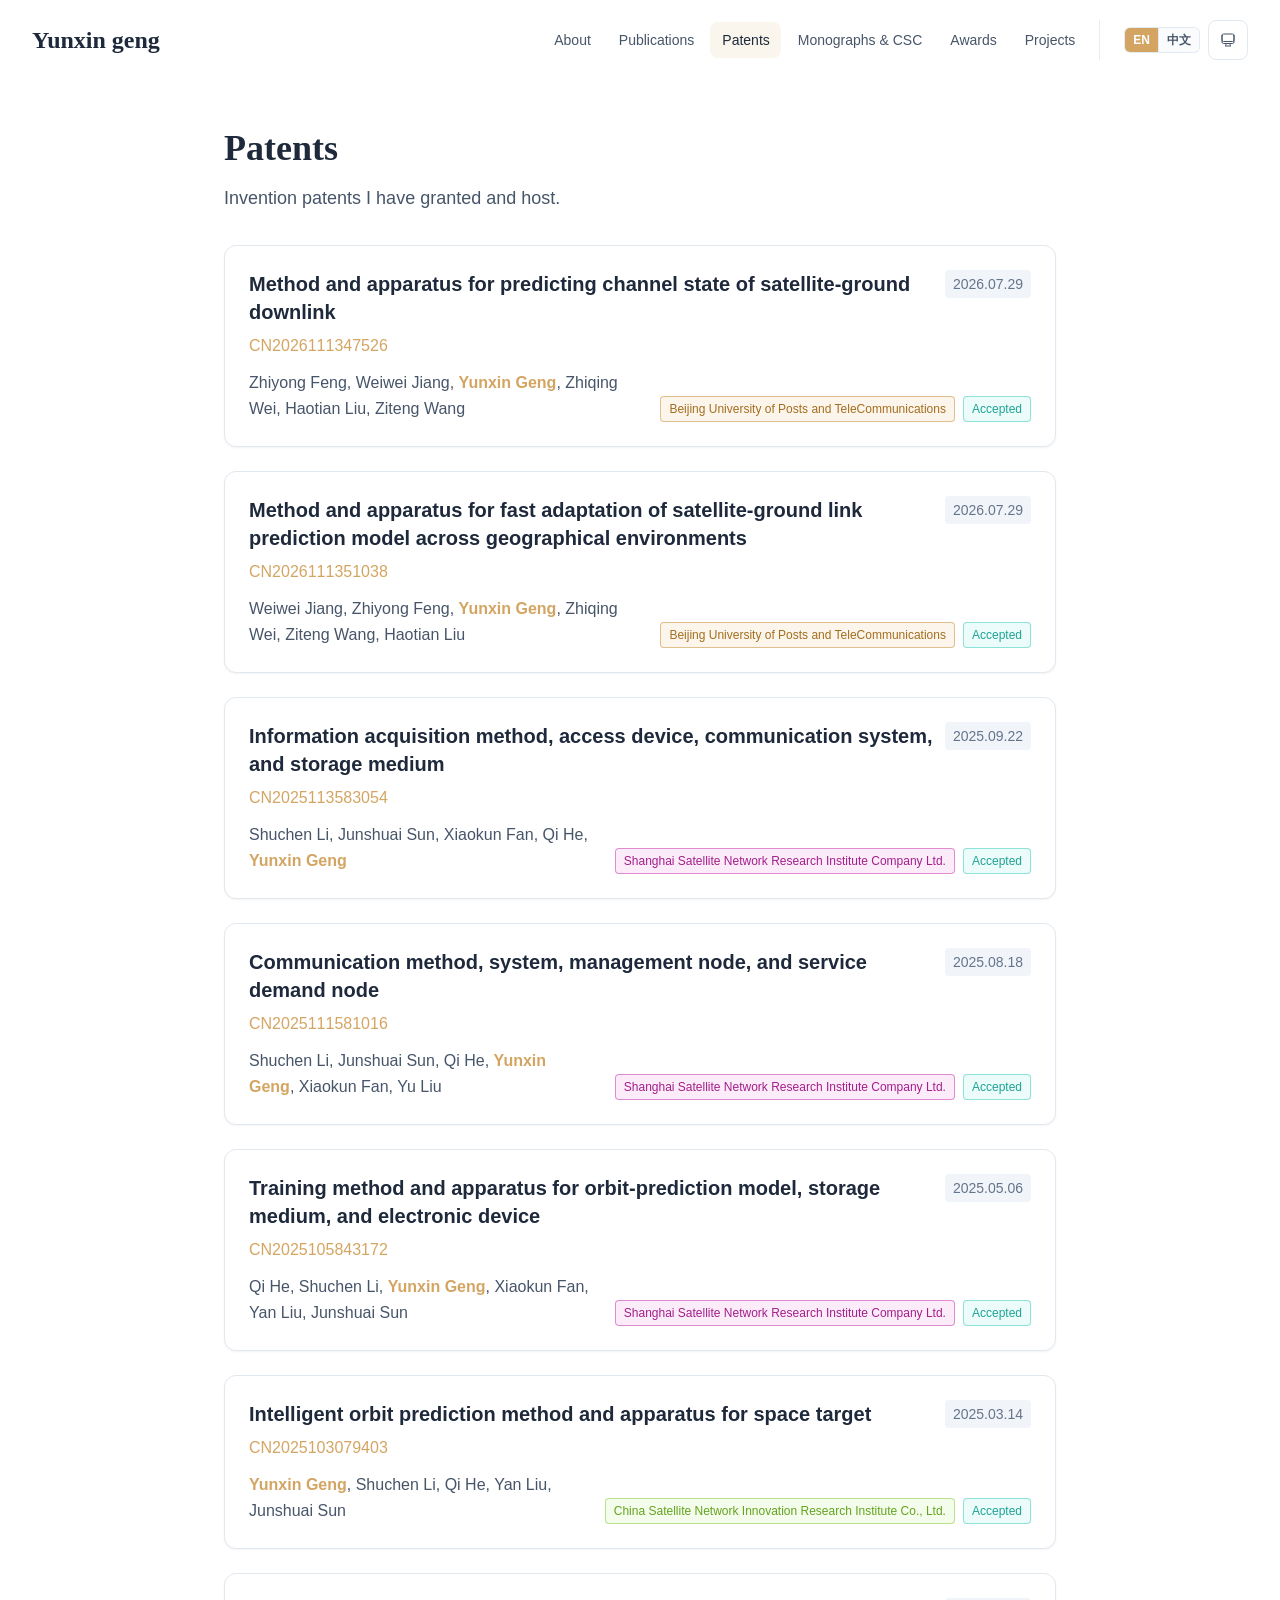
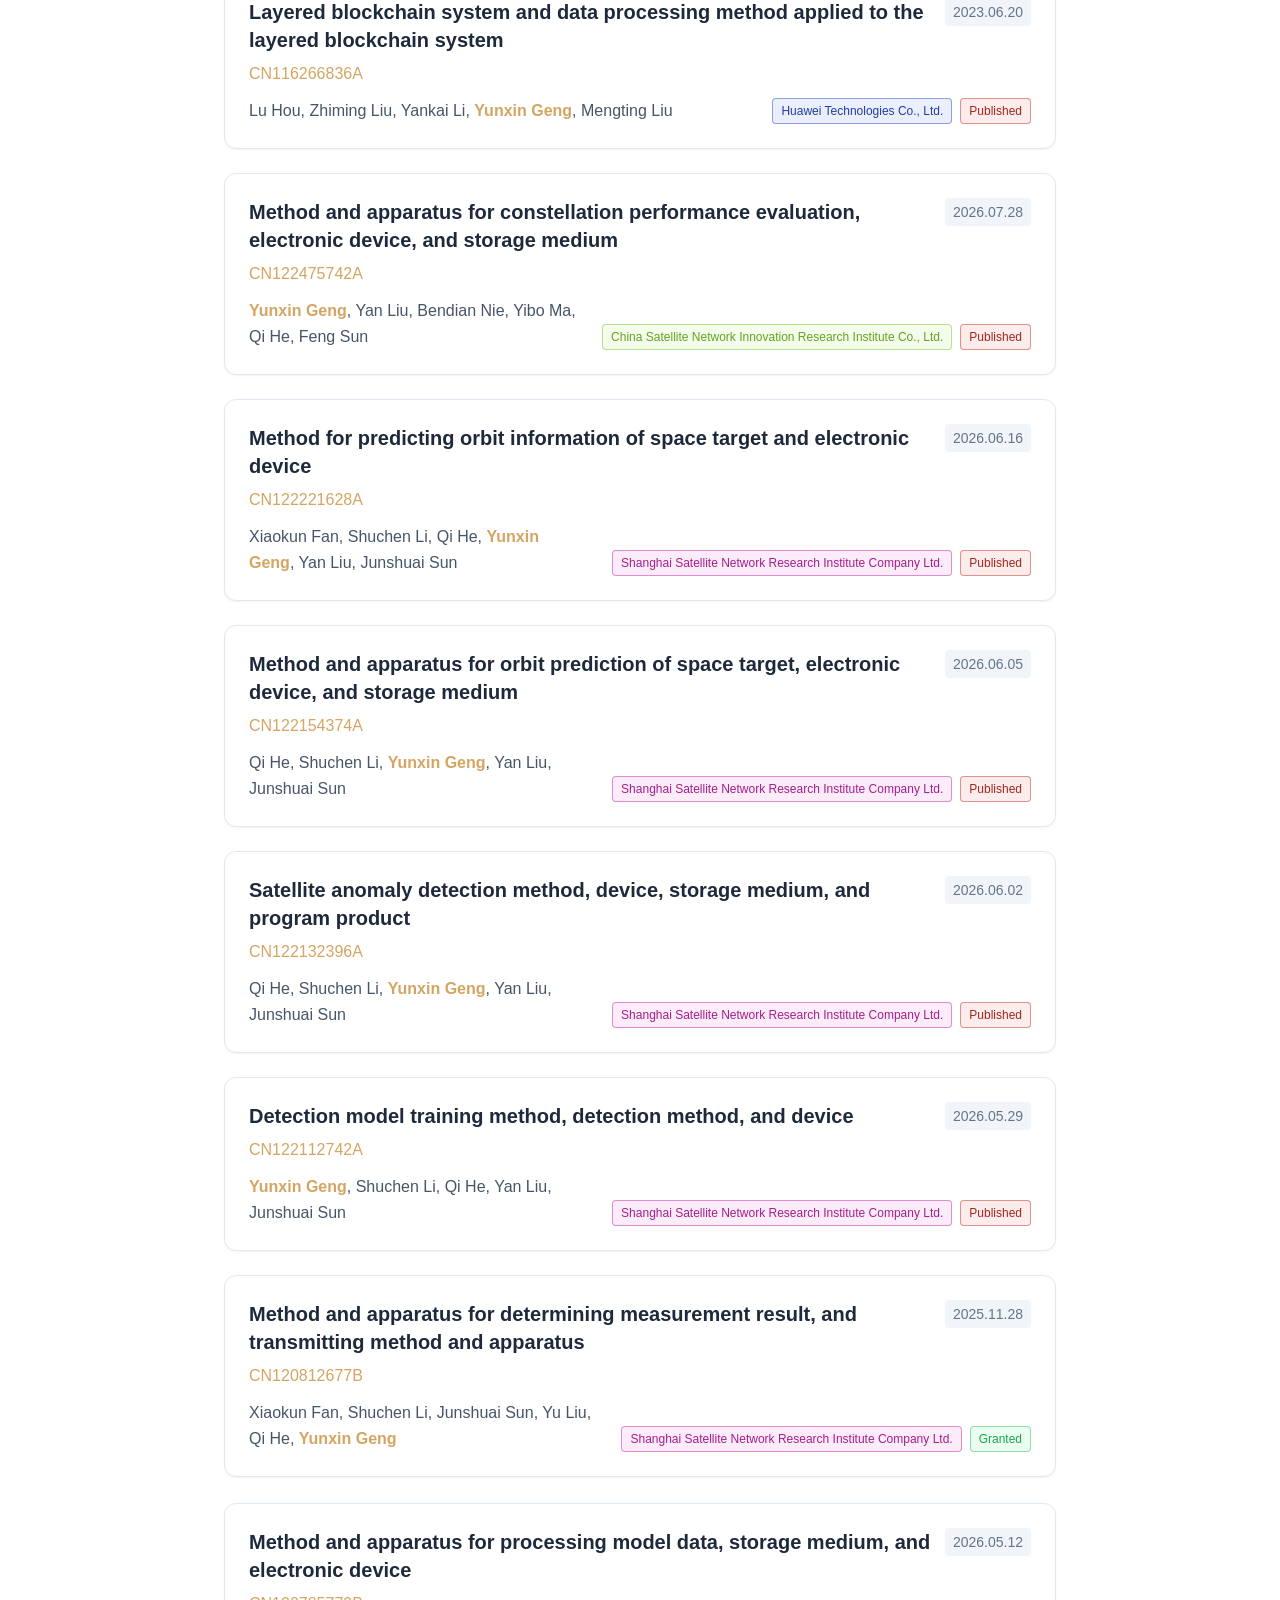
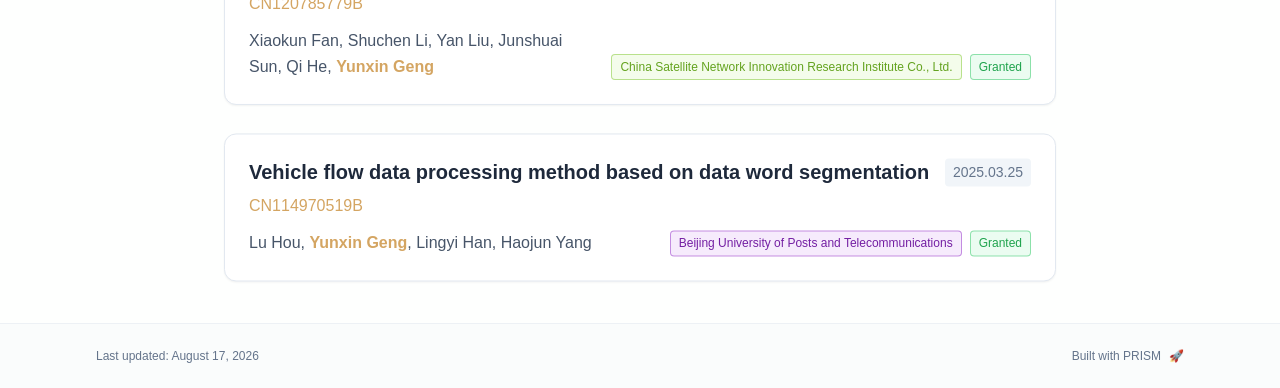
<file: patents/index.html>
<!DOCTYPE html><html lang="en" class="scroll-smooth"><head><meta charSet="utf-8"/><meta name="viewport" content="width=device-width, initial-scale=1"/><link rel="stylesheet" href="/_next/static/css/6cdf7c1259495151.css" data-precedence="next"/><link rel="preload" as="script" fetchPriority="low" href="/_next/static/chunks/webpack-679b75d1c4c2027c.js"/><script src="/_next/static/chunks/4bd1b696-70b6d399998de86a.js" async=""></script><script src="/_next/static/chunks/684-5aaa8290a129f299.js" async=""></script><script src="/_next/static/chunks/main-app-f3a18ecd062d6eb9.js" async=""></script><script src="/_next/static/chunks/461-a9a5d7b05a71d978.js" async=""></script><script src="/_next/static/chunks/874-6cc630662f3664af.js" async=""></script><script src="/_next/static/chunks/550-e25fb60305c1b22e.js" async=""></script><script src="/_next/static/chunks/app/layout-3bc9bcfc9629e41c.js" async=""></script><script src="/_next/static/chunks/178-595a94b9af1e67b5.js" async=""></script><script src="/_next/static/chunks/748-7f55fe3ee213699f.js" async=""></script><script src="/_next/static/chunks/app/%5Bslug%5D/page-995fbcccb0fed30b.js" async=""></script><link rel="icon" href="/favicon.svg" type="image/svg+xml"/><link rel="dns-prefetch" href="https://jialeliu.com"/><link rel="preconnect" href="https://jialeliu.com" crossorigin=""/><link rel="preload" as="font" type="font/woff2" href="https://jialeliu.com/fonts/georgiab.woff2" crossorigin=""/><script>
              try {
                const theme = localStorage.getItem('theme-storage');
                const parsed = theme ? JSON.parse(theme) : null;
                const setting = parsed?.state?.theme || 'system';
                const prefersDark = typeof window !== 'undefined' && window.matchMedia && window.matchMedia('(prefers-color-scheme: dark)').matches;
                const effective = setting === 'dark' ? 'dark' : (setting === 'light' ? 'light' : (prefersDark ? 'dark' : 'light'));
                var root = document.documentElement;
                root.classList.add(effective);
                root.setAttribute('data-theme', effective);
              } catch (e) {
                var root = document.documentElement;
                root.classList.add('light');
                root.setAttribute('data-theme', 'light');
              }
            </script><script>
    try {
      const cfg = {"enabled":true,"locales":["zh","en"],"defaultLocale":"en","mode":"auto","fixedLocale":"en","persist":true,"switcher":true,"labels":{"zh":"中文","en":"English"}};
      const storageKey = 'locale-storage';
      const normalize = (value) => typeof value === 'string' ? value.trim().replace('_', '-').toLowerCase() : '';
      const matchLocale = (candidate) => {
        const normalized = normalize(candidate);
        if (!normalized) return null;
        if (cfg.locales.includes(normalized)) return normalized;
        const language = normalized.split('-')[0];
        if (cfg.locales.includes(language)) return language;
        return null;
      };

      let resolved = null;

      if (!cfg.enabled) {
        resolved = cfg.defaultLocale;
      } else if (cfg.persist) {
        resolved = matchLocale(localStorage.getItem(storageKey));
      }

      if (!resolved) {
        if (cfg.mode === 'fixed') {
          resolved = cfg.fixedLocale;
        } else {
          resolved = matchLocale(navigator.language);
        }
      }

      if (!resolved) {
        resolved = cfg.defaultLocale;
      }

      const root = document.documentElement;
      root.lang = resolved;
      root.setAttribute('data-locale', resolved);

      if (cfg.persist) {
        localStorage.setItem(storageKey, resolved);
      }
    } catch (e) {
      const root = document.documentElement;
      root.lang = 'en';
      root.setAttribute('data-locale', 'en');
    }
  </script><title>Patents | Yunxin geng</title><meta name="description" content="Invention patents I have granted and host."/><meta name="author" content="Yunxin Geng"/><meta name="keywords" content="Yunxin Geng,PhD,Research,State Key Laboratory of Satellite Network,Shanghai Satellite Network Research Institute Company Ltd.,Beijing University of Posts and Telecommunications"/><meta name="creator" content="Yunxin Geng"/><meta name="publisher" content="Yunxin Geng"/><meta property="og:title" content="Yunxin geng"/><meta property="og:description" content="Engineer at Shanghai Satellite Network Research Institute Company Ltd. (State Key Laboratory of Satellite Network), also an PhD student at Beijing University of Posts and Telecommunications."/><meta property="og:site_name" content="Yunxin Geng&#x27;s Academic Website"/><meta property="og:locale" content="en_US"/><meta property="og:type" content="website"/><meta name="twitter:card" content="summary"/><meta name="twitter:title" content="Yunxin geng"/><meta name="twitter:description" content="Engineer at Shanghai Satellite Network Research Institute Company Ltd. (State Key Laboratory of Satellite Network), also an PhD student at Beijing University of Posts and Telecommunications."/><link rel="icon" href="/favicon.svg"/><script>document.querySelectorAll('body link[rel="icon"], body link[rel="apple-touch-icon"]').forEach(el => document.head.appendChild(el))</script><script src="/_next/static/chunks/polyfills-42372ed130431b0a.js" noModule=""></script></head><body class="font-sans antialiased"><div style="visibility:hidden"><nav class="fixed top-0 left-0 right-0 z-50" data-headlessui-state=""><div class="transition-all duration-300 ease-out bg-transparent" style="transform:translateY(-100px)"><div class="max-w-7xl mx-auto px-4 sm:px-6 lg:px-8"><div class="flex justify-between items-center h-16 lg:h-20"><div class="flex-shrink-0" tabindex="0"><a class="text-xl lg:text-2xl font-serif font-semibold text-primary hover:text-accent transition-colors duration-200" href="/">Yunxin geng</a></div><div class="hidden lg:block"><div class="ml-10 flex items-center space-x-3"><div class="relative flex items-baseline space-x-1"><a data-nav-href="/" class="relative px-3 py-2 text-sm font-medium rounded-lg transition-colors duration-150 text-neutral-600" href="/">About</a><a data-nav-href="/publications" class="relative px-3 py-2 text-sm font-medium rounded-lg transition-colors duration-150 text-neutral-600" href="/publications/">Publications</a><a data-nav-href="/patents" class="relative px-3 py-2 text-sm font-medium rounded-lg transition-colors duration-150 text-primary" href="/patents/">Patents</a><a data-nav-href="/monographs" class="relative px-3 py-2 text-sm font-medium rounded-lg transition-colors duration-150 text-neutral-600" href="/monographs/">Monographs &amp; CSC</a><a data-nav-href="/awards" class="relative px-3 py-2 text-sm font-medium rounded-lg transition-colors duration-150 text-neutral-600" href="/awards/">Awards</a><a data-nav-href="/projects" class="relative px-3 py-2 text-sm font-medium rounded-lg transition-colors duration-150 text-neutral-600" href="/projects/">Projects</a></div><div class="flex items-center gap-2 border-l border-neutral-200/80 pl-6 dark:border-neutral-700/80"><div class="w-[76px] h-[26px] rounded-md border border-neutral-200/80 bg-neutral-50/80 dark:border-neutral-600 dark:bg-neutral-800/60"><div class="h-full w-1/2 rounded-l-md bg-neutral-300/70 animate-pulse dark:bg-neutral-700"></div></div><div class="flex items-center justify-center w-10 h-10 rounded-lg border border-neutral-200 dark:border-[rgba(148,163,184,0.24)] bg-background dark:bg-neutral-800"><div class="w-4 h-4 rounded-full bg-neutral-300 animate-pulse"></div></div></div></div></div><div class="lg:hidden flex items-center space-x-2"><div class="w-[76px] h-[26px] rounded-md border border-neutral-200/80 bg-neutral-50/80 dark:border-neutral-600 dark:bg-neutral-800/60"><div class="h-full w-1/2 rounded-l-md bg-neutral-300/70 animate-pulse dark:bg-neutral-700"></div></div><div class="flex items-center justify-center w-10 h-10 rounded-lg border border-neutral-200 dark:border-[rgba(148,163,184,0.24)] bg-background dark:bg-neutral-800"><div class="w-4 h-4 rounded-full bg-neutral-300 animate-pulse"></div></div><button class="inline-flex items-center justify-center p-2 rounded-md text-neutral-600 hover:text-primary hover:bg-neutral-100 dark:hover:bg-neutral-800 focus:outline-none focus:ring-2 focus:ring-inset focus:ring-accent transition-colors duration-200" id="headlessui-disclosure-button-«R7pdb»" type="button" aria-expanded="false" data-headlessui-state=""><span class="sr-only">Open main menu</span><div><svg xmlns="http://www.w3.org/2000/svg" fill="none" viewBox="0 0 24 24" stroke-width="1.5" stroke="currentColor" aria-hidden="true" data-slot="icon" class="block h-6 w-6"><path stroke-linecap="round" stroke-linejoin="round" d="M3.75 6.75h16.5M3.75 12h16.5m-16.5 5.25h16.5"></path></svg></div></button></div></div></div></div></nav><main class="min-h-screen pt-16 lg:pt-20"><div class="max-w-4xl mx-auto px-4 sm:px-6 lg:px-8 py-12"><div style="opacity:0;transform:translateY(20px)"><div class="mb-8"><h1 class="text-4xl font-serif font-bold text-primary mb-4">Patents</h1><div class="text-lg text-neutral-600 dark:text-neutral-500 max-w-2xl leading-relaxed"><p class="mb-3 last:mb-0">Invention patents I have granted and host.</p></div></div><div class="space-y-12"><section><div class="grid gap-6"><div class="bg-white dark:bg-neutral-900 p-6 rounded-xl shadow-sm border border-neutral-200 dark:border-neutral-800 hover:shadow-lg transition-all duration-200 hover:scale-[1.01]" style="opacity:0;transform:translateY(20px)"><div class="flex justify-between items-start mb-2"><h3 class="text-xl font-semibold text-primary">Method and apparatus for predicting channel state of satellite‑ground downlink</h3><span class="shrink-0 whitespace-nowrap text-sm text-neutral-500 font-medium bg-neutral-100 dark:bg-neutral-800 px-2 py-1 rounded">2026.07.29</span></div><p class="text-base text-accent font-medium mb-3">CN2026111347526</p><div class="flex flex-wrap items-end justify-between gap-x-6 gap-y-3"><div class="text-base min-w-0 flex-1 text-neutral-600 dark:text-neutral-500 leading-relaxed"><p class="mb-3 last:mb-0">Zhiyong Feng, Weiwei Jiang, <strong class="font-semibold text-accent">Yunxin Geng</strong>, Zhiqing Wei, Haotian Liu, Ziteng Wang</p></div><div class="ml-auto flex shrink-0 flex-wrap justify-end gap-2"><span class="card-tag rounded border px-2 py-1 text-xs font-medium" style="--tag-hue:36">Beijing University of Posts and TeleCommunications</span><span class="card-tag rounded border px-2 py-1 text-xs font-medium" style="--tag-hue:173.508">Accepted</span></div></div></div><div class="bg-white dark:bg-neutral-900 p-6 rounded-xl shadow-sm border border-neutral-200 dark:border-neutral-800 hover:shadow-lg transition-all duration-200 hover:scale-[1.01]" style="opacity:0;transform:translateY(20px)"><div class="flex justify-between items-start mb-2"><h3 class="text-xl font-semibold text-primary">Method and apparatus for fast adaptation of satellite‑ground link prediction model across geographical environments</h3><span class="shrink-0 whitespace-nowrap text-sm text-neutral-500 font-medium bg-neutral-100 dark:bg-neutral-800 px-2 py-1 rounded">2026.07.29</span></div><p class="text-base text-accent font-medium mb-3">CN2026111351038</p><div class="flex flex-wrap items-end justify-between gap-x-6 gap-y-3"><div class="text-base min-w-0 flex-1 text-neutral-600 dark:text-neutral-500 leading-relaxed"><p class="mb-3 last:mb-0">Weiwei Jiang, Zhiyong Feng, <strong class="font-semibold text-accent">Yunxin Geng</strong>, Zhiqing Wei, Ziteng Wang, Haotian Liu</p></div><div class="ml-auto flex shrink-0 flex-wrap justify-end gap-2"><span class="card-tag rounded border px-2 py-1 text-xs font-medium" style="--tag-hue:36">Beijing University of Posts and TeleCommunications</span><span class="card-tag rounded border px-2 py-1 text-xs font-medium" style="--tag-hue:173.508">Accepted</span></div></div></div><div class="bg-white dark:bg-neutral-900 p-6 rounded-xl shadow-sm border border-neutral-200 dark:border-neutral-800 hover:shadow-lg transition-all duration-200 hover:scale-[1.01]" style="opacity:0;transform:translateY(20px)"><div class="flex justify-between items-start mb-2"><h3 class="text-xl font-semibold text-primary">Information acquisition method, access device, communication system, and storage medium</h3><span class="shrink-0 whitespace-nowrap text-sm text-neutral-500 font-medium bg-neutral-100 dark:bg-neutral-800 px-2 py-1 rounded">2025.09.22</span></div><p class="text-base text-accent font-medium mb-3">CN2025113583054</p><div class="flex flex-wrap items-end justify-between gap-x-6 gap-y-3"><div class="text-base min-w-0 flex-1 text-neutral-600 dark:text-neutral-500 leading-relaxed"><p class="mb-3 last:mb-0">Shuchen Li, Junshuai Sun, Xiaokun Fan, Qi He, <strong class="font-semibold text-accent">Yunxin Geng</strong></p></div><div class="ml-auto flex shrink-0 flex-wrap justify-end gap-2"><span class="card-tag rounded border px-2 py-1 text-xs font-medium" style="--tag-hue:311.016">Shanghai Satellite Network Research Institute Company Ltd.</span><span class="card-tag rounded border px-2 py-1 text-xs font-medium" style="--tag-hue:173.508">Accepted</span></div></div></div><div class="bg-white dark:bg-neutral-900 p-6 rounded-xl shadow-sm border border-neutral-200 dark:border-neutral-800 hover:shadow-lg transition-all duration-200 hover:scale-[1.01]" style="opacity:0;transform:translateY(20px)"><div class="flex justify-between items-start mb-2"><h3 class="text-xl font-semibold text-primary">Communication method, system, management node, and service demand node</h3><span class="shrink-0 whitespace-nowrap text-sm text-neutral-500 font-medium bg-neutral-100 dark:bg-neutral-800 px-2 py-1 rounded">2025.08.18</span></div><p class="text-base text-accent font-medium mb-3">CN2025111581016</p><div class="flex flex-wrap items-end justify-between gap-x-6 gap-y-3"><div class="text-base min-w-0 flex-1 text-neutral-600 dark:text-neutral-500 leading-relaxed"><p class="mb-3 last:mb-0">Shuchen Li, Junshuai Sun, Qi He, <strong class="font-semibold text-accent">Yunxin Geng</strong>, Xiaokun Fan, Yu Liu</p></div><div class="ml-auto flex shrink-0 flex-wrap justify-end gap-2"><span class="card-tag rounded border px-2 py-1 text-xs font-medium" style="--tag-hue:311.016">Shanghai Satellite Network Research Institute Company Ltd.</span><span class="card-tag rounded border px-2 py-1 text-xs font-medium" style="--tag-hue:173.508">Accepted</span></div></div></div><div class="bg-white dark:bg-neutral-900 p-6 rounded-xl shadow-sm border border-neutral-200 dark:border-neutral-800 hover:shadow-lg transition-all duration-200 hover:scale-[1.01]" style="opacity:0;transform:translateY(20px)"><div class="flex justify-between items-start mb-2"><h3 class="text-xl font-semibold text-primary">Training method and apparatus for orbit‑prediction model, storage medium, and electronic device</h3><span class="shrink-0 whitespace-nowrap text-sm text-neutral-500 font-medium bg-neutral-100 dark:bg-neutral-800 px-2 py-1 rounded">2025.05.06</span></div><p class="text-base text-accent font-medium mb-3">CN2025105843172</p><div class="flex flex-wrap items-end justify-between gap-x-6 gap-y-3"><div class="text-base min-w-0 flex-1 text-neutral-600 dark:text-neutral-500 leading-relaxed"><p class="mb-3 last:mb-0">Qi He, Shuchen Li, <strong class="font-semibold text-accent">Yunxin Geng</strong>, Xiaokun Fan, Yan Liu, Junshuai Sun</p></div><div class="ml-auto flex shrink-0 flex-wrap justify-end gap-2"><span class="card-tag rounded border px-2 py-1 text-xs font-medium" style="--tag-hue:311.016">Shanghai Satellite Network Research Institute Company Ltd.</span><span class="card-tag rounded border px-2 py-1 text-xs font-medium" style="--tag-hue:173.508">Accepted</span></div></div></div><div class="bg-white dark:bg-neutral-900 p-6 rounded-xl shadow-sm border border-neutral-200 dark:border-neutral-800 hover:shadow-lg transition-all duration-200 hover:scale-[1.01]" style="opacity:0;transform:translateY(20px)"><div class="flex justify-between items-start mb-2"><h3 class="text-xl font-semibold text-primary">Intelligent orbit prediction method and apparatus for space target</h3><span class="shrink-0 whitespace-nowrap text-sm text-neutral-500 font-medium bg-neutral-100 dark:bg-neutral-800 px-2 py-1 rounded">2025.03.14</span></div><p class="text-base text-accent font-medium mb-3">CN2025103079403</p><div class="flex flex-wrap items-end justify-between gap-x-6 gap-y-3"><div class="text-base min-w-0 flex-1 text-neutral-600 dark:text-neutral-500 leading-relaxed"><p class="mb-3 last:mb-0"><strong class="font-semibold text-accent">Yunxin Geng</strong>, Shuchen Li, Qi He, Yan Liu, Junshuai Sun</p></div><div class="ml-auto flex shrink-0 flex-wrap justify-end gap-2"><span class="card-tag rounded border px-2 py-1 text-xs font-medium" style="--tag-hue:88.524">China Satellite Network Innovation Research Institute Co., Ltd.</span><span class="card-tag rounded border px-2 py-1 text-xs font-medium" style="--tag-hue:173.508">Accepted</span></div></div></div><div class="bg-white dark:bg-neutral-900 p-6 rounded-xl shadow-sm border border-neutral-200 dark:border-neutral-800 hover:shadow-lg transition-all duration-200 hover:scale-[1.01]" style="opacity:0;transform:translateY(20px)"><div class="flex justify-between items-start mb-2"><h3 class="text-xl font-semibold text-primary">Layered blockchain system and data processing method applied to the layered blockchain system</h3><span class="shrink-0 whitespace-nowrap text-sm text-neutral-500 font-medium bg-neutral-100 dark:bg-neutral-800 px-2 py-1 rounded">2023.06.20</span></div><p class="text-base text-accent font-medium mb-3">CN116266836A</p><div class="flex flex-wrap items-end justify-between gap-x-6 gap-y-3"><div class="text-base min-w-0 flex-1 text-neutral-600 dark:text-neutral-500 leading-relaxed"><p class="mb-3 last:mb-0"><a href="https://cprs.patentstar.com.cn/Search/Detail?ANE=7FAA9IFE9HDD5DBA9GCA9DID9ECC9CIG9ICC9FFD9DIF9HGG" node="[object Object]" target="_blank" rel="noopener noreferrer" class="text-neutral-600 dark:text-neutral-500 transition-all duration-200 rounded hover:text-accent hover:bg-accent/10 hover:shadow-sm">Lu Hou, Zhiming Liu, Yankai Li, <strong class="font-semibold text-accent">Yunxin Geng</strong>, Mengting Liu</a></p></div><div class="ml-auto flex shrink-0 flex-wrap justify-end gap-2"><span class="card-tag rounded border px-2 py-1 text-xs font-medium" style="--tag-hue:226.03200000000004">Huawei Technologies Co., Ltd.</span><span class="card-tag rounded border px-2 py-1 text-xs font-medium" style="--tag-hue:3.5400000000000773">Published</span></div></div></div><div class="bg-white dark:bg-neutral-900 p-6 rounded-xl shadow-sm border border-neutral-200 dark:border-neutral-800 hover:shadow-lg transition-all duration-200 hover:scale-[1.01]" style="opacity:0;transform:translateY(20px)"><div class="flex justify-between items-start mb-2"><h3 class="text-xl font-semibold text-primary">Method and apparatus for constellation performance evaluation, electronic device, and storage medium</h3><span class="shrink-0 whitespace-nowrap text-sm text-neutral-500 font-medium bg-neutral-100 dark:bg-neutral-800 px-2 py-1 rounded">2026.07.28</span></div><p class="text-base text-accent font-medium mb-3">CN122475742A</p><div class="flex flex-wrap items-end justify-between gap-x-6 gap-y-3"><div class="text-base min-w-0 flex-1 text-neutral-600 dark:text-neutral-500 leading-relaxed"><p class="mb-3 last:mb-0"><a href="https://cprs.patentstar.com.cn/Search/Detail?ANE=7CDA9IBA9GCB9DIH5CCA9EHC9EIE9GFE9AIG9BCDBGHA9GHE" node="[object Object]" target="_blank" rel="noopener noreferrer" class="text-neutral-600 dark:text-neutral-500 transition-all duration-200 rounded hover:text-accent hover:bg-accent/10 hover:shadow-sm"><strong class="font-semibold text-accent">Yunxin Geng</strong>, Yan Liu, Bendian Nie, Yibo Ma, Qi He, Feng Sun</a></p></div><div class="ml-auto flex shrink-0 flex-wrap justify-end gap-2"><span class="card-tag rounded border px-2 py-1 text-xs font-medium" style="--tag-hue:88.524">China Satellite Network Innovation Research Institute Co., Ltd.</span><span class="card-tag rounded border px-2 py-1 text-xs font-medium" style="--tag-hue:3.5400000000000773">Published</span></div></div></div><div class="bg-white dark:bg-neutral-900 p-6 rounded-xl shadow-sm border border-neutral-200 dark:border-neutral-800 hover:shadow-lg transition-all duration-200 hover:scale-[1.01]" style="opacity:0;transform:translateY(20px)"><div class="flex justify-between items-start mb-2"><h3 class="text-xl font-semibold text-primary">Method for predicting orbit information of space target and electronic device</h3><span class="shrink-0 whitespace-nowrap text-sm text-neutral-500 font-medium bg-neutral-100 dark:bg-neutral-800 px-2 py-1 rounded">2026.06.16</span></div><p class="text-base text-accent font-medium mb-3">CN122221628A</p><div class="flex flex-wrap items-end justify-between gap-x-6 gap-y-3"><div class="text-base min-w-0 flex-1 text-neutral-600 dark:text-neutral-500 leading-relaxed"><p class="mb-3 last:mb-0"><a href="https://cprs.patentstar.com.cn/Search/Detail?ANE=7CDA9IBA9GCB9DIH5CCA9EHC9EIE9GFE9AIG9BCDBGHA9GHE" node="[object Object]" target="_blank" rel="noopener noreferrer" class="text-neutral-600 dark:text-neutral-500 transition-all duration-200 rounded hover:text-accent hover:bg-accent/10 hover:shadow-sm">Xiaokun Fan, Shuchen Li, Qi He, <strong class="font-semibold text-accent">Yunxin Geng</strong>, Yan Liu, Junshuai Sun</a></p></div><div class="ml-auto flex shrink-0 flex-wrap justify-end gap-2"><span class="card-tag rounded border px-2 py-1 text-xs font-medium" style="--tag-hue:311.016">Shanghai Satellite Network Research Institute Company Ltd.</span><span class="card-tag rounded border px-2 py-1 text-xs font-medium" style="--tag-hue:3.5400000000000773">Published</span></div></div></div><div class="bg-white dark:bg-neutral-900 p-6 rounded-xl shadow-sm border border-neutral-200 dark:border-neutral-800 hover:shadow-lg transition-all duration-200 hover:scale-[1.01]" style="opacity:0;transform:translateY(20px)"><div class="flex justify-between items-start mb-2"><h3 class="text-xl font-semibold text-primary">Method and apparatus for orbit prediction of space target, electronic device, and storage medium</h3><span class="shrink-0 whitespace-nowrap text-sm text-neutral-500 font-medium bg-neutral-100 dark:bg-neutral-800 px-2 py-1 rounded">2026.06.05</span></div><p class="text-base text-accent font-medium mb-3">CN122154374A</p><div class="flex flex-wrap items-end justify-between gap-x-6 gap-y-3"><div class="text-base min-w-0 flex-1 text-neutral-600 dark:text-neutral-500 leading-relaxed"><p class="mb-3 last:mb-0"><a href="https://cprs.patentstar.com.cn/Search/Detail?ANE=8GAA9CHA9GFE9EFE5CCA8DEA9BHGFHHA9HBA9GBF9DAD9AID" node="[object Object]" target="_blank" rel="noopener noreferrer" class="text-neutral-600 dark:text-neutral-500 transition-all duration-200 rounded hover:text-accent hover:bg-accent/10 hover:shadow-sm">Qi He, Shuchen Li, <strong class="font-semibold text-accent">Yunxin Geng</strong>, Yan Liu, Junshuai Sun</a></p></div><div class="ml-auto flex shrink-0 flex-wrap justify-end gap-2"><span class="card-tag rounded border px-2 py-1 text-xs font-medium" style="--tag-hue:311.016">Shanghai Satellite Network Research Institute Company Ltd.</span><span class="card-tag rounded border px-2 py-1 text-xs font-medium" style="--tag-hue:3.5400000000000773">Published</span></div></div></div><div class="bg-white dark:bg-neutral-900 p-6 rounded-xl shadow-sm border border-neutral-200 dark:border-neutral-800 hover:shadow-lg transition-all duration-200 hover:scale-[1.01]" style="opacity:0;transform:translateY(20px)"><div class="flex justify-between items-start mb-2"><h3 class="text-xl font-semibold text-primary">Satellite anomaly detection method, device, storage medium, and program product</h3><span class="shrink-0 whitespace-nowrap text-sm text-neutral-500 font-medium bg-neutral-100 dark:bg-neutral-800 px-2 py-1 rounded">2026.06.02</span></div><p class="text-base text-accent font-medium mb-3">CN122132396A</p><div class="flex flex-wrap items-end justify-between gap-x-6 gap-y-3"><div class="text-base min-w-0 flex-1 text-neutral-600 dark:text-neutral-500 leading-relaxed"><p class="mb-3 last:mb-0"><a href="https://cprs.patentstar.com.cn/Search/Detail?ANE=9IGH7DEA9GED9GEF8AHA8CFA9CGG9EHHDIGA9BHH9BIF9FBG" node="[object Object]" target="_blank" rel="noopener noreferrer" class="text-neutral-600 dark:text-neutral-500 transition-all duration-200 rounded hover:text-accent hover:bg-accent/10 hover:shadow-sm">Qi He, Shuchen Li, <strong class="font-semibold text-accent">Yunxin Geng</strong>, Yan Liu, Junshuai Sun</a></p></div><div class="ml-auto flex shrink-0 flex-wrap justify-end gap-2"><span class="card-tag rounded border px-2 py-1 text-xs font-medium" style="--tag-hue:311.016">Shanghai Satellite Network Research Institute Company Ltd.</span><span class="card-tag rounded border px-2 py-1 text-xs font-medium" style="--tag-hue:3.5400000000000773">Published</span></div></div></div><div class="bg-white dark:bg-neutral-900 p-6 rounded-xl shadow-sm border border-neutral-200 dark:border-neutral-800 hover:shadow-lg transition-all duration-200 hover:scale-[1.01]" style="opacity:0;transform:translateY(20px)"><div class="flex justify-between items-start mb-2"><h3 class="text-xl font-semibold text-primary">Detection model training method, detection method, and device</h3><span class="shrink-0 whitespace-nowrap text-sm text-neutral-500 font-medium bg-neutral-100 dark:bg-neutral-800 px-2 py-1 rounded">2026.05.29</span></div><p class="text-base text-accent font-medium mb-3">CN122112742A</p><div class="flex flex-wrap items-end justify-between gap-x-6 gap-y-3"><div class="text-base min-w-0 flex-1 text-neutral-600 dark:text-neutral-500 leading-relaxed"><p class="mb-3 last:mb-0"><a href="https://cprs.patentstar.com.cn/Search/Detail?ANE=7FAA9GHE9FGEAHGA9HGF3CAACIEA9GAABFEA5AAADGFACIFA" node="[object Object]" target="_blank" rel="noopener noreferrer" class="text-neutral-600 dark:text-neutral-500 transition-all duration-200 rounded hover:text-accent hover:bg-accent/10 hover:shadow-sm"><strong class="font-semibold text-accent">Yunxin Geng</strong>, Shuchen Li, Qi He, Yan Liu, Junshuai Sun</a></p></div><div class="ml-auto flex shrink-0 flex-wrap justify-end gap-2"><span class="card-tag rounded border px-2 py-1 text-xs font-medium" style="--tag-hue:311.016">Shanghai Satellite Network Research Institute Company Ltd.</span><span class="card-tag rounded border px-2 py-1 text-xs font-medium" style="--tag-hue:3.5400000000000773">Published</span></div></div></div><div class="bg-white dark:bg-neutral-900 p-6 rounded-xl shadow-sm border border-neutral-200 dark:border-neutral-800 hover:shadow-lg transition-all duration-200 hover:scale-[1.01]" style="opacity:0;transform:translateY(20px)"><div class="flex justify-between items-start mb-2"><h3 class="text-xl font-semibold text-primary">Method and apparatus for determining measurement result, and transmitting method and apparatus</h3><span class="shrink-0 whitespace-nowrap text-sm text-neutral-500 font-medium bg-neutral-100 dark:bg-neutral-800 px-2 py-1 rounded">2025.11.28</span></div><p class="text-base text-accent font-medium mb-3">CN120812677B</p><div class="flex flex-wrap items-end justify-between gap-x-6 gap-y-3"><div class="text-base min-w-0 flex-1 text-neutral-600 dark:text-neutral-500 leading-relaxed"><p class="mb-3 last:mb-0"><a href="https://cprs.patentstar.com.cn/Search/Detail?ANE=8AGA5CDA7EBADIHA3ACA9HGFCIIA3ADA9CEB8BEA9DGH9DBE" node="[object Object]" target="_blank" rel="noopener noreferrer" class="text-neutral-600 dark:text-neutral-500 transition-all duration-200 rounded hover:text-accent hover:bg-accent/10 hover:shadow-sm">Xiaokun Fan, Shuchen Li, Junshuai Sun, Yu Liu, Qi He, <strong class="font-semibold text-accent">Yunxin Geng</strong></a></p></div><div class="ml-auto flex shrink-0 flex-wrap justify-end gap-2"><span class="card-tag rounded border px-2 py-1 text-xs font-medium" style="--tag-hue:311.016">Shanghai Satellite Network Research Institute Company Ltd.</span><span class="card-tag rounded border px-2 py-1 text-xs font-medium" style="--tag-hue:141.048">Granted</span></div></div></div><div class="bg-white dark:bg-neutral-900 p-6 rounded-xl shadow-sm border border-neutral-200 dark:border-neutral-800 hover:shadow-lg transition-all duration-200 hover:scale-[1.01]" style="opacity:0;transform:translateY(20px)"><div class="flex justify-between items-start mb-2"><h3 class="text-xl font-semibold text-primary">Method and apparatus for processing model data, storage medium, and electronic device</h3><span class="shrink-0 whitespace-nowrap text-sm text-neutral-500 font-medium bg-neutral-100 dark:bg-neutral-800 px-2 py-1 rounded">2026.05.12</span></div><p class="text-base text-accent font-medium mb-3">CN120785779B</p><div class="flex flex-wrap items-end justify-between gap-x-6 gap-y-3"><div class="text-base min-w-0 flex-1 text-neutral-600 dark:text-neutral-500 leading-relaxed"><p class="mb-3 last:mb-0"><a href="https://cprs.patentstar.com.cn/Search/Detail?ANE=9FEC4BDA6CCA9EFF9IHH5BDA7FAA7CAA9HEG9CHC9GBFGIIA" node="[object Object]" target="_blank" rel="noopener noreferrer" class="text-neutral-600 dark:text-neutral-500 transition-all duration-200 rounded hover:text-accent hover:bg-accent/10 hover:shadow-sm">Xiaokun Fan, Shuchen Li, Yan Liu, Junshuai Sun, Qi He, <strong class="font-semibold text-accent">Yunxin Geng</strong></a></p></div><div class="ml-auto flex shrink-0 flex-wrap justify-end gap-2"><span class="card-tag rounded border px-2 py-1 text-xs font-medium" style="--tag-hue:88.524">China Satellite Network Innovation Research Institute Co., Ltd.</span><span class="card-tag rounded border px-2 py-1 text-xs font-medium" style="--tag-hue:141.048">Granted</span></div></div></div><div class="bg-white dark:bg-neutral-900 p-6 rounded-xl shadow-sm border border-neutral-200 dark:border-neutral-800 hover:shadow-lg transition-all duration-200 hover:scale-[1.01]" style="opacity:0;transform:translateY(20px)"><div class="flex justify-between items-start mb-2"><h3 class="text-xl font-semibold text-primary">Vehicle flow data processing method based on data word segmentation</h3><span class="shrink-0 whitespace-nowrap text-sm text-neutral-500 font-medium bg-neutral-100 dark:bg-neutral-800 px-2 py-1 rounded">2025.03.25</span></div><p class="text-base text-accent font-medium mb-3">CN114970519B</p><div class="flex flex-wrap items-end justify-between gap-x-6 gap-y-3"><div class="text-base min-w-0 flex-1 text-neutral-600 dark:text-neutral-500 leading-relaxed"><p class="mb-3 last:mb-0"><a href="https://cprs.patentstar.com.cn/Search/Detail?ANE=9CFA9HHF9DGC9GHG9EHD7CFA9GED9AFC9DAB9IBH9AHH9FDG" node="[object Object]" target="_blank" rel="noopener noreferrer" class="text-neutral-600 dark:text-neutral-500 transition-all duration-200 rounded hover:text-accent hover:bg-accent/10 hover:shadow-sm">Lu Hou, <strong class="font-semibold text-accent">Yunxin Geng</strong>, Lingyi Han, Haojun Yang</a></p></div><div class="ml-auto flex shrink-0 flex-wrap justify-end gap-2"><span class="card-tag rounded border px-2 py-1 text-xs font-medium" style="--tag-hue:278.55600000000004">Beijing University of Posts and Telecommunications</span><span class="card-tag rounded border px-2 py-1 text-xs font-medium" style="--tag-hue:141.048">Granted</span></div></div></div></div></section></div></div></div><!--$--><!--/$--><!--$--><!--/$--></main><footer class="border-t border-neutral-200/50 bg-neutral-50/50 dark:bg-neutral-900/50 dark:border-neutral-700/50"><div class="max-w-6xl mx-auto px-4 sm:px-6 lg:px-8 py-6"><div class="flex flex-col sm:flex-row justify-between items-center gap-2"><p class="text-xs text-neutral-500">Last updated<!-- -->: <!-- -->August 17, 2026</p><p class="text-xs text-neutral-500 flex items-center"><a href="https://github.com/xyjoey/PRISM" target="_blank" rel="noopener noreferrer">Built with PRISM</a><span class="ml-2">🚀</span></p></div></div></footer></div><script src="/_next/static/chunks/webpack-679b75d1c4c2027c.js" async=""></script><script>(self.__next_f=self.__next_f||[]).push([0])</script><script>self.__next_f.push([1,"1:\"$Sreact.fragment\"\n3:I[3719,[\"461\",\"static/chunks/461-a9a5d7b05a71d978.js\",\"874\",\"static/chunks/874-6cc630662f3664af.js\",\"550\",\"static/chunks/550-e25fb60305c1b22e.js\",\"177\",\"static/chunks/app/layout-3bc9bcfc9629e41c.js\"],\"ThemeProvider\"]\n4:I[310,[\"461\",\"static/chunks/461-a9a5d7b05a71d978.js\",\"874\",\"static/chunks/874-6cc630662f3664af.js\",\"550\",\"static/chunks/550-e25fb60305c1b22e.js\",\"177\",\"static/chunks/app/layout-3bc9bcfc9629e41c.js\"],\"LocaleProvider\"]\n5:I[4574,[\"461\",\"static/chunks/461-a9a5d7b05a71d978.js\",\"874\",\"static/chunks/874-6cc630662f3664af.js\",\"550\",\"static/chunks/550-e25fb60305c1b22e.js\",\"177\",\"static/chunks/app/layout-3bc9bcfc9629e41c.js\"],\"default\"]\n6:I[7555,[],\"\"]\n7:I[1295,[],\"\"]\n8:I[2548,[\"461\",\"static/chunks/461-a9a5d7b05a71d978.js\",\"874\",\"static/chunks/874-6cc630662f3664af.js\",\"550\",\"static/chunks/550-e25fb60305c1b22e.js\",\"177\",\"static/chunks/app/layout-3bc9bcfc9629e41c.js\"],\"default\"]\na:I[9665,[],\"MetadataBoundary\"]\nc:I[9665,[],\"OutletBoundary\"]\nf:I[4911,[],\"AsyncMetadataOutlet\"]\n11:I[9665,[],\"ViewportBoundary\"]\n13:I[6614,[],\"\"]\n:HL[\"/_next/static/css/6cdf7c1259495151.css\",\"style\"]\n2:T5d7,\n    try {\n      const cfg = {\"enabled\":true,\"locales\":[\"zh\",\"en\"],\"defaultLocale\":\"en\",\"mode\":\"auto\",\"fixedLocale\":\"en\",\"persist\":true,\"switcher\":true,\"labels\":{\"zh\":\"中文\",\"en\":\"English\"}};\n      const storageKey = 'locale-storage';\n      const normalize = (value) =\u003e typeof value === 'string' ? value.trim().replace('_', '-').toLowerCase() : '';\n      const matchLocale = (candidate) =\u003e {\n        const normalized = normalize(candidate);\n        if (!normalized) return null;\n        if (cfg.locales.includes(normalized)) return normalized;\n        const language = normalized.split('-')[0];\n        if (cfg.locales.includes(language)) return language;\n        return null;\n      };\n\n      let resolved = null;\n\n      if (!cfg.enabled) {\n        resolved = cfg.defaultLocale;\n      } else if (cfg.persist) {\n        resolved = matchLocale(localStorage.getItem(storageKey));\n      }\n\n      if (!resolved) {\n        if ("])</script><script>self.__next_f.push([1,"cfg.mode === 'fixed') {\n          resolved = cfg.fixedLocale;\n        } else {\n          resolved = matchLocale(navigator.language);\n        }\n      }\n\n      if (!resolved) {\n        resolved = cfg.defaultLocale;\n      }\n\n      const root = document.documentElement;\n      root.lang = resolved;\n      root.setAttribute('data-locale', resolved);\n\n      if (cfg.persist) {\n        localStorage.setItem(storageKey, resolved);\n      }\n    } catch (e) {\n      const root = document.documentElement;\n      root.lang = 'en';\n      root.setAttribute('data-locale', 'en');\n    }\n  "])</script><script>self.__next_f.push([1,"0:{\"P\":null,\"b\":\"iHFdQZmmponPu76PfUkWm\",\"p\":\"\",\"c\":[\"\",\"patents\",\"\"],\"i\":false,\"f\":[[[\"\",{\"children\":[[\"slug\",\"patents\",\"d\"],{\"children\":[\"__PAGE__\",{}]}]},\"$undefined\",\"$undefined\",true],[\"\",[\"$\",\"$1\",\"c\",{\"children\":[[[\"$\",\"link\",\"0\",{\"rel\":\"stylesheet\",\"href\":\"/_next/static/css/6cdf7c1259495151.css\",\"precedence\":\"next\",\"crossOrigin\":\"$undefined\",\"nonce\":\"$undefined\"}]],[\"$\",\"html\",null,{\"lang\":\"en\",\"className\":\"scroll-smooth\",\"suppressHydrationWarning\":true,\"children\":[[\"$\",\"head\",null,{\"children\":[[\"$\",\"link\",null,{\"rel\":\"icon\",\"href\":\"/favicon.svg\",\"type\":\"image/svg+xml\"}],[\"$\",\"link\",null,{\"rel\":\"dns-prefetch\",\"href\":\"https://jialeliu.com\"}],[\"$\",\"link\",null,{\"rel\":\"preconnect\",\"href\":\"https://jialeliu.com\",\"crossOrigin\":\"\"}],[\"$\",\"link\",null,{\"rel\":\"preload\",\"as\":\"font\",\"type\":\"font/woff2\",\"href\":\"https://jialeliu.com/fonts/georgiab.woff2\",\"crossOrigin\":\"\"}],[\"$\",\"script\",null,{\"dangerouslySetInnerHTML\":{\"__html\":\"\\n              try {\\n                const theme = localStorage.getItem('theme-storage');\\n                const parsed = theme ? JSON.parse(theme) : null;\\n                const setting = parsed?.state?.theme || 'system';\\n                const prefersDark = typeof window !== 'undefined' \u0026\u0026 window.matchMedia \u0026\u0026 window.matchMedia('(prefers-color-scheme: dark)').matches;\\n                const effective = setting === 'dark' ? 'dark' : (setting === 'light' ? 'light' : (prefersDark ? 'dark' : 'light'));\\n                var root = document.documentElement;\\n                root.classList.add(effective);\\n                root.setAttribute('data-theme', effective);\\n              } catch (e) {\\n                var root = document.documentElement;\\n                root.classList.add('light');\\n                root.setAttribute('data-theme', 'light');\\n              }\\n            \"}}],[\"$\",\"script\",null,{\"dangerouslySetInnerHTML\":{\"__html\":\"$2\"}}]]}],[\"$\",\"body\",null,{\"className\":\"font-sans antialiased\",\"children\":[\"$\",\"$L3\",null,{\"children\":[\"$\",\"$L4\",null,{\"config\":{\"enabled\":true,\"locales\":[\"zh\",\"en\"],\"defaultLocale\":\"en\",\"mode\":\"auto\",\"fixedLocale\":\"en\",\"persist\":true,\"switcher\":true,\"labels\":{\"zh\":\"中文\",\"en\":\"English\"}},\"children\":[[\"$\",\"$L5\",null,{\"items\":[{\"title\":\"About\",\"type\":\"page\",\"target\":\"about\",\"href\":\"/\"},{\"title\":\"Publications\",\"type\":\"page\",\"target\":\"publications\",\"href\":\"/publications\"},{\"title\":\"Patents\",\"type\":\"page\",\"target\":\"patents\",\"href\":\"/patents\"},{\"title\":\"Monographs \u0026 CSC\",\"type\":\"page\",\"target\":\"monographs\",\"href\":\"/monographs\"},{\"title\":\"Awards\",\"type\":\"page\",\"target\":\"awards\",\"href\":\"/awards\"},{\"title\":\"Projects\",\"type\":\"page\",\"target\":\"projects\",\"href\":\"/projects\"}],\"siteTitle\":\"Yunxin geng\",\"enableOnePageMode\":false,\"i18n\":\"$0:f:0:1:1:props:children:1:props:children:1:props:children:props:children:props:config\",\"itemsByLocale\":{\"zh\":[{\"title\":\"主页\",\"type\":\"page\",\"target\":\"about\",\"href\":\"/\"},{\"title\":\"论文\",\"type\":\"page\",\"target\":\"publications\",\"href\":\"/publications\"},{\"title\":\"专利\",\"type\":\"page\",\"target\":\"patents\",\"href\":\"/patents\"},{\"title\":\"著作 \u0026 软件\",\"type\":\"page\",\"target\":\"monographs\",\"href\":\"/monographs\"},{\"title\":\"奖项\",\"type\":\"page\",\"target\":\"awards\",\"href\":\"/awards\"},{\"title\":\"项目\",\"type\":\"page\",\"target\":\"projects\",\"href\":\"/projects\"}],\"en\":[{\"title\":\"About\",\"type\":\"page\",\"target\":\"about\",\"href\":\"/\"},{\"title\":\"Publications\",\"type\":\"page\",\"target\":\"publications\",\"href\":\"/publications\"},{\"title\":\"Patents\",\"type\":\"page\",\"target\":\"patents\",\"href\":\"/patents\"},{\"title\":\"Monographs \u0026 CSC\",\"type\":\"page\",\"target\":\"monographs\",\"href\":\"/monographs\"},{\"title\":\"Awards\",\"type\":\"page\",\"target\":\"awards\",\"href\":\"/awards\"},{\"title\":\"Projects\",\"type\":\"page\",\"target\":\"projects\",\"href\":\"/projects\"}]},\"siteTitleByLocale\":{\"zh\":\"耿运鑫\",\"en\":\"Yunxin geng\"}}],[\"$\",\"main\",null,{\"className\":\"min-h-screen pt-16 lg:pt-20\",\"children\":[\"$\",\"$L6\",null,{\"parallelRouterKey\":\"children\",\"error\":\"$undefined\",\"errorStyles\":\"$undefined\",\"errorScripts\":\"$undefined\",\"template\":[\"$\",\"$L7\",null,{}],\"templateStyles\":\"$undefined\",\"templateScripts\":\"$undefined\",\"notFound\":[[[\"$\",\"title\",null,{\"children\":\"404: This page could not be found.\"}],[\"$\",\"div\",null,{\"style\":{\"fontFamily\":\"system-ui,\\\"Segoe UI\\\",Roboto,Helvetica,Arial,sans-serif,\\\"Apple Color Emoji\\\",\\\"Segoe UI Emoji\\\"\",\"height\":\"100vh\",\"textAlign\":\"center\",\"display\":\"flex\",\"flexDirection\":\"column\",\"alignItems\":\"center\",\"justifyContent\":\"center\"},\"children\":[\"$\",\"div\",null,{\"children\":[[\"$\",\"style\",null,{\"dangerouslySetInnerHTML\":{\"__html\":\"body{color:#000;background:#fff;margin:0}.next-error-h1{border-right:1px solid rgba(0,0,0,.3)}@media (prefers-color-scheme:dark){body{color:#fff;background:#000}.next-error-h1{border-right:1px solid rgba(255,255,255,.3)}}\"}}],[\"$\",\"h1\",null,{\"className\":\"next-error-h1\",\"style\":{\"display\":\"inline-block\",\"margin\":\"0 20px 0 0\",\"padding\":\"0 23px 0 0\",\"fontSize\":24,\"fontWeight\":500,\"verticalAlign\":\"top\",\"lineHeight\":\"49px\"},\"children\":404}],[\"$\",\"div\",null,{\"style\":{\"display\":\"inline-block\"},\"children\":[\"$\",\"h2\",null,{\"style\":{\"fontSize\":14,\"fontWeight\":400,\"lineHeight\":\"49px\",\"margin\":0},\"children\":\"This page could not be found.\"}]}]]}]}]],[]],\"forbidden\":\"$undefined\",\"unauthorized\":\"$undefined\"}]}],[\"$\",\"$L8\",null,{\"lastUpdated\":\"August 17, 2026\",\"lastUpdatedByLocale\":{\"zh\":\"2026年8月17日\",\"en\":\"August 17, 2026\"},\"defaultLocale\":\"en\"}]]}]}]}]]}]]}],{\"children\":[[\"slug\",\"patents\",\"d\"],[\"$\",\"$1\",\"c\",{\"children\":[null,[\"$\",\"$L6\",null,{\"parallelRouterKey\":\"children\",\"error\":\"$undefined\",\"errorStyles\":\"$undefined\",\"errorScripts\":\"$undefined\",\"template\":[\"$\",\"$L7\",null,{}],\"templateStyles\":\"$undefined\",\"templateScripts\":\"$undefined\",\"notFound\":\"$undefined\",\"forbidden\":\"$undefined\",\"unauthorized\":\"$undefined\"}]]}],{\"children\":[\"__PAGE__\",[\"$\",\"$1\",\"c\",{\"children\":[\"$L9\",[\"$\",\"$La\",null,{\"children\":\"$Lb\"}],null,[\"$\",\"$Lc\",null,{\"children\":[\"$Ld\",\"$Le\",[\"$\",\"$Lf\",null,{\"promise\":\"$@10\"}]]}]]}],{},null,false]},null,false]},null,false],[\"$\",\"$1\",\"h\",{\"children\":[null,[\"$\",\"$1\",\"uX7bvt0MFDiO9ywBXJ0w9\",{\"children\":[[\"$\",\"$L11\",null,{\"children\":\"$L12\"}],null]}],null]}],false]],\"m\":\"$undefined\",\"G\":[\"$13\",\"$undefined\"],\"s\":false,\"S\":true}\n"])</script><script>self.__next_f.push([1,"14:\"$Sreact.suspense\"\n15:I[4911,[],\"AsyncMetadata\"]\n17:I[2382,[\"461\",\"static/chunks/461-a9a5d7b05a71d978.js\",\"178\",\"static/chunks/178-595a94b9af1e67b5.js\",\"748\",\"static/chunks/748-7f55fe3ee213699f.js\",\"182\",\"static/chunks/app/%5Bslug%5D/page-995fbcccb0fed30b.js\"],\"default\"]\nb:[\"$\",\"$14\",null,{\"fallback\":null,\"children\":[\"$\",\"$L15\",null,{\"promise\":\"$@16\"}]}]\n"])</script><script>self.__next_f.push([1,"9:[\"$\",\"$L17\",null,{\"dataByLocale\":{\"zh\":{\"type\":\"card\",\"config\":{\"type\":\"card\",\"title\":\"专利\",\"description\":\"已授权/已公开/已受理的发明专利。\",\"items\":[{\"title\":\"星地下行链路信道状态的预测方法及装置\",\"subtitle\":\"CN2026111347526\",\"date\":\"2026.07.29\",\"content\":\"冯志勇, 姜蔚蔚, **耿运鑫**, 尉志青, 刘浩田, 王子藤\",\"tags\":[\"北京邮电大学\",\"已受理\"]},{\"title\":\"一种星地链路预测模型的跨地理环境快速适配方法及装置\",\"subtitle\":\"CN2026111351038\",\"date\":\"2026.07.29\",\"content\":\"姜蔚蔚, 冯志勇, **耿运鑫**, 尉志青, 王子藤, 刘浩田\",\"tags\":[\"北京邮电大学\",\"已受理\"]},{\"title\":\"信息获取方法、接入设备、通信系统和存储介质\",\"subtitle\":\"CN2025113583054\",\"date\":\"2025.09.22\",\"content\":\"李舒辰, 孙军帅, 范晓坤, 贺琦, **耿运鑫**\",\"tags\":[\"上海卫星互联网研究院有限公司\",\"已受理\"]},{\"title\":\"通信方法、系统、管理节点和业务需求节点\",\"subtitle\":\"CN2025111581016\",\"date\":\"2025.08.18\",\"content\":\"李舒辰, 孙军帅, 贺琦, **耿运鑫**, 范晓坤, 刘钰\",\"tags\":[\"上海卫星互联网研究院有限公司\",\"已受理\"]},{\"title\":\"轨道预测模型的训练方法、装置、存储介质及电子装置\",\"subtitle\":\"CN2025105843172\",\"date\":\"2025.05.06\",\"content\":\"贺琦, 李舒辰, **耿运鑫**, 范晓坤, 刘言, 孙军帅\",\"tags\":[\"上海卫星互联网研究院有限公司\",\"已受理\"]},{\"title\":\"一种空间目标智能轨道预报方法及装置\",\"subtitle\":\"CN2025103079403\",\"date\":\"2025.03.14\",\"content\":\"**耿运鑫**, 李舒辰, 贺琦, 刘言, 孙军帅\",\"tags\":[\"中国星网网络创新研究院有限公司\",\"已受理\"]},{\"title\":\"分层区块链系统和应用于所述分层区块链系统的数据处理方法\",\"subtitle\":\"CN116266836A\",\"date\":\"2023.06.20\",\"content\":\"[侯璐, 刘智铭, 李彦锴, **耿运鑫**, 刘梦婷](https://cprs.patentstar.com.cn/Search/Detail?ANE=7FAA9IFE9HDD5DBA9GCA9DID9ECC9CIG9ICC9FFD9DIF9HGG)\",\"tags\":[\"华为技术有限公司\",\"已公开\"]},{\"title\":\"星座性能评估方法、装置、电子设备和介质\",\"subtitle\":\"CN122475742A\",\"date\":\"2026.07.28\",\"content\":\"[**耿运鑫**, 刘言, 聂本典, 马一博, 贺琦, 孙枫](https://cprs.patentstar.com.cn/Search/Detail?ANE=7CDA9IBA9GCB9DIH5CCA9EHC9EIE9GFE9AIG9BCDBGHA9GHE)\",\"tags\":[\"中国星网网络创新研究院有限公司\",\"已公开\"]},{\"title\":\"空间目标的轨道信息预测方法及电子设备\",\"subtitle\":\"CN122221628A\",\"date\":\"2026.06.16\",\"content\":\"[范晓坤, 李舒辰, 贺琦, **耿运鑫**, 刘言, 孙军帅](https://cprs.patentstar.com.cn/Search/Detail?ANE=7CDA9IBA9GCB9DIH5CCA9EHC9EIE9GFE9AIG9BCDBGHA9GHE)\",\"tags\":[\"上海卫星互联网研究院有限公司\",\"已公开\"]},{\"title\":\"空间目标的轨道预测方法、预测装置、电子设备及介质\",\"subtitle\":\"CN122154374A\",\"date\":\"2026.06.05\",\"content\":\"[贺琦, 李舒辰, **耿运鑫**, 刘言, 孙军帅](https://cprs.patentstar.com.cn/Search/Detail?ANE=8GAA9CHA9GFE9EFE5CCA8DEA9BHGFHHA9HBA9GBF9DAD9AID)\",\"tags\":[\"上海卫星互联网研究院有限公司\",\"已公开\"]},{\"title\":\"一种卫星异常检测方法、设备、介质及程序产品\",\"subtitle\":\"CN122132396A\",\"date\":\"2026.06.02\",\"content\":\"[贺琦, 李舒辰, **耿运鑫**, 刘言, 孙军帅](https://cprs.patentstar.com.cn/Search/Detail?ANE=9IGH7DEA9GED9GEF8AHA8CFA9CGG9EHHDIGA9BHH9BIF9FBG)\",\"tags\":[\"上海卫星互联网研究院有限公司\",\"已公开\"]},{\"title\":\"检测模型训练方法、检测方法及设备\",\"subtitle\":\"CN122112742A\",\"date\":\"2026.05.29\",\"content\":\"[**耿运鑫**, 李舒辰, 贺琦, 刘言, 孙军帅](https://cprs.patentstar.com.cn/Search/Detail?ANE=7FAA9GHE9FGEAHGA9HGF3CAACIEA9GAABFEA5AAADGFACIFA)\",\"tags\":[\"上海卫星互联网研究院有限公司\",\"已公开\"]},{\"title\":\"测量结果的确定方法及装置、发送方法及装置\",\"subtitle\":\"CN120812677B\",\"date\":\"2025.11.28\",\"content\":\"[范晓坤, 李舒辰, 孙军帅, 刘钰, 贺琦, **耿运鑫**](https://cprs.patentstar.com.cn/Search/Detail?ANE=8AGA5CDA7EBADIHA3ACA9HGFCIIA3ADA9CEB8BEA9DGH9DBE)\",\"tags\":[\"上海卫星互联网研究院有限公司\",\"已授权\"]},{\"title\":\"模型数据的处理方法和装置、存储介质及电子设备\",\"subtitle\":\"CN120785779B\",\"date\":\"2026.05.12\",\"content\":\"[范晓坤, 李舒辰, 刘言, 孙军帅, 贺琦, **耿运鑫**](https://cprs.patentstar.com.cn/Search/Detail?ANE=9FEC4BDA6CCA9EFF9IHH5BDA7FAA7CAA9HEG9CHC9GBFGIIA)\",\"tags\":[\"中国星网网络创新研究院有限公司\",\"已授权\"]},{\"title\":\"一种基于数据分词的车流量数据处理方法\",\"subtitle\":\"CN114970519B\",\"date\":\"2025.03.25\",\"content\":\"[侯璐, **耿运鑫**, 韩灵怡, 杨昊俊](https://cprs.patentstar.com.cn/Search/Detail?ANE=9CFA9HHF9DGC9GHG9EHD7CFA9GED9AFC9DAB9IBH9AHH9FDG)\",\"tags\":[\"北京邮电大学\",\"已授权\"]}]}},\"en\":{\"type\":\"card\",\"config\":{\"type\":\"card\",\"title\":\"Patents\",\"description\":\"Invention patents I have granted and host.\",\"items\":[{\"title\":\"Method and apparatus for predicting channel state of satellite‑ground downlink\",\"subtitle\":\"CN2026111347526\",\"date\":\"2026.07.29\",\"content\":\"Zhiyong Feng, Weiwei Jiang, **Yunxin Geng**, Zhiqing Wei, Haotian Liu, Ziteng Wang\",\"tags\":[\"Beijing University of Posts and TeleCommunications\",\"Accepted\"]},{\"title\":\"Method and apparatus for fast adaptation of satellite‑ground link prediction model across geographical environments\",\"subtitle\":\"CN2026111351038\",\"date\":\"2026.07.29\",\"content\":\"Weiwei Jiang, Zhiyong Feng, **Yunxin Geng**, Zhiqing Wei, Ziteng Wang, Haotian Liu\",\"tags\":[\"Beijing University of Posts and TeleCommunications\",\"Accepted\"]},{\"title\":\"Information acquisition method, access device, communication system, and storage medium\",\"subtitle\":\"CN2025113583054\",\"date\":\"2025.09.22\",\"content\":\"Shuchen Li, Junshuai Sun, Xiaokun Fan, Qi He, **Yunxin Geng**\",\"tags\":[\"Shanghai Satellite Network Research Institute Company Ltd.\",\"Accepted\"]},{\"title\":\"Communication method, system, management node, and service demand node\",\"subtitle\":\"CN2025111581016\",\"date\":\"2025.08.18\",\"content\":\"Shuchen Li, Junshuai Sun, Qi He, **Yunxin Geng**, Xiaokun Fan, Yu Liu\",\"tags\":[\"Shanghai Satellite Network Research Institute Company Ltd.\",\"Accepted\"]},{\"title\":\"Training method and apparatus for orbit‑prediction model, storage medium, and electronic device\",\"subtitle\":\"CN2025105843172\",\"date\":\"2025.05.06\",\"content\":\"Qi He, Shuchen Li, **Yunxin Geng**, Xiaokun Fan, Yan Liu, Junshuai Sun\",\"tags\":[\"Shanghai Satellite Network Research Institute Company Ltd.\",\"Accepted\"]},{\"title\":\"Intelligent orbit prediction method and apparatus for space target\",\"subtitle\":\"CN2025103079403\",\"date\":\"2025.03.14\",\"content\":\"**Yunxin Geng**, Shuchen Li, Qi He, Yan Liu, Junshuai Sun\",\"tags\":[\"China Satellite Network Innovation Research Institute Co., Ltd.\",\"Accepted\"]},{\"title\":\"Layered blockchain system and data processing method applied to the layered blockchain system\",\"subtitle\":\"CN116266836A\",\"date\":\"2023.06.20\",\"content\":\"[Lu Hou, Zhiming Liu, Yankai Li, **Yunxin Geng**, Mengting Liu](https://cprs.patentstar.com.cn/Search/Detail?ANE=7FAA9IFE9HDD5DBA9GCA9DID9ECC9CIG9ICC9FFD9DIF9HGG)\",\"tags\":[\"Huawei Technologies Co., Ltd.\",\"Published\"]},{\"title\":\"Method and apparatus for constellation performance evaluation, electronic device, and storage medium\",\"subtitle\":\"CN122475742A\",\"date\":\"2026.07.28\",\"content\":\"[**Yunxin Geng**, Yan Liu, Bendian Nie, Yibo Ma, Qi He, Feng Sun](https://cprs.patentstar.com.cn/Search/Detail?ANE=7CDA9IBA9GCB9DIH5CCA9EHC9EIE9GFE9AIG9BCDBGHA9GHE)\",\"tags\":[\"China Satellite Network Innovation Research Institute Co., Ltd.\",\"Published\"]},{\"title\":\"Method for predicting orbit information of space target and electronic device\",\"subtitle\":\"CN122221628A\",\"date\":\"2026.06.16\",\"content\":\"[Xiaokun Fan, Shuchen Li, Qi He, **Yunxin Geng**, Yan Liu, Junshuai Sun](https://cprs.patentstar.com.cn/Search/Detail?ANE=7CDA9IBA9GCB9DIH5CCA9EHC9EIE9GFE9AIG9BCDBGHA9GHE)\",\"tags\":[\"Shanghai Satellite Network Research Institute Company Ltd.\",\"Published\"]},{\"title\":\"Method and apparatus for orbit prediction of space target, electronic device, and storage medium\",\"subtitle\":\"CN122154374A\",\"date\":\"2026.06.05\",\"content\":\"[Qi He, Shuchen Li, **Yunxin Geng**, Yan Liu, Junshuai Sun](https://cprs.patentstar.com.cn/Search/Detail?ANE=8GAA9CHA9GFE9EFE5CCA8DEA9BHGFHHA9HBA9GBF9DAD9AID)\",\"tags\":[\"Shanghai Satellite Network Research Institute Company Ltd.\",\"Published\"]},{\"title\":\"Satellite anomaly detection method, device, storage medium, and program product\",\"subtitle\":\"CN122132396A\",\"date\":\"2026.06.02\",\"content\":\"[Qi He, Shuchen Li, **Yunxin Geng**, Yan Liu, Junshuai Sun](https://cprs.patentstar.com.cn/Search/Detail?ANE=9IGH7DEA9GED9GEF8AHA8CFA9CGG9EHHDIGA9BHH9BIF9FBG)\",\"tags\":[\"Shanghai Satellite Network Research Institute Company Ltd.\",\"Published\"]},{\"title\":\"Detection model training method, detection method, and device\",\"subtitle\":\"CN122112742A\",\"date\":\"2026.05.29\",\"content\":\"[**Yunxin Geng**, Shuchen Li, Qi He, Yan Liu, Junshuai Sun](https://cprs.patentstar.com.cn/Search/Detail?ANE=7FAA9GHE9FGEAHGA9HGF3CAACIEA9GAABFEA5AAADGFACIFA)\",\"tags\":[\"Shanghai Satellite Network Research Institute Company Ltd.\",\"Published\"]},{\"title\":\"Method and apparatus for determining measurement result, and transmitting method and apparatus\",\"subtitle\":\"CN120812677B\",\"date\":\"2025.11.28\",\"content\":\"[Xiaokun Fan, Shuchen Li, Junshuai Sun, Yu Liu, Qi He, **Yunxin Geng**](https://cprs.patentstar.com.cn/Search/Detail?ANE=8AGA5CDA7EBADIHA3ACA9HGFCIIA3ADA9CEB8BEA9DGH9DBE)\",\"tags\":[\"Shanghai Satellite Network Research Institute Company Ltd.\",\"Granted\"]},{\"title\":\"Method and apparatus for processing model data, storage medium, and electronic device\",\"subtitle\":\"CN120785779B\",\"date\":\"2026.05.12\",\"content\":\"[Xiaokun Fan, Shuchen Li, Yan Liu, Junshuai Sun, Qi He, **Yunxin Geng**](https://cprs.patentstar.com.cn/Search/Detail?ANE=9FEC4BDA6CCA9EFF9IHH5BDA7FAA7CAA9HEG9CHC9GBFGIIA)\",\"tags\":[\"China Satellite Network Innovation Research Institute Co., Ltd.\",\"Granted\"]},{\"title\":\"Vehicle flow data processing method based on data word segmentation\",\"subtitle\":\"CN114970519B\",\"date\":\"2025.03.25\",\"content\":\"[Lu Hou, **Yunxin Geng**, Lingyi Han, Haojun Yang](https://cprs.patentstar.com.cn/Search/Detail?ANE=9CFA9HHF9DGC9GHG9EHD7CFA9GED9AFC9DAB9IBH9AHH9FDG)\",\"tags\":[\"Beijing University of Posts and Telecommunications\",\"Granted\"]}]}}},\"defaultLocale\":\"en\"}]\n"])</script><script>self.__next_f.push([1,"e:null\n"])</script><script>self.__next_f.push([1,"12:[[\"$\",\"meta\",\"0\",{\"charSet\":\"utf-8\"}],[\"$\",\"meta\",\"1\",{\"name\":\"viewport\",\"content\":\"width=device-width, initial-scale=1\"}]]\nd:null\n"])</script><script>self.__next_f.push([1,"16:{\"metadata\":[[\"$\",\"title\",\"0\",{\"children\":\"Patents | Yunxin geng\"}],[\"$\",\"meta\",\"1\",{\"name\":\"description\",\"content\":\"Invention patents I have granted and host.\"}],[\"$\",\"meta\",\"2\",{\"name\":\"author\",\"content\":\"Yunxin Geng\"}],[\"$\",\"meta\",\"3\",{\"name\":\"keywords\",\"content\":\"Yunxin Geng,PhD,Research,State Key Laboratory of Satellite Network,Shanghai Satellite Network Research Institute Company Ltd.,Beijing University of Posts and Telecommunications\"}],[\"$\",\"meta\",\"4\",{\"name\":\"creator\",\"content\":\"Yunxin Geng\"}],[\"$\",\"meta\",\"5\",{\"name\":\"publisher\",\"content\":\"Yunxin Geng\"}],[\"$\",\"meta\",\"6\",{\"property\":\"og:title\",\"content\":\"Yunxin geng\"}],[\"$\",\"meta\",\"7\",{\"property\":\"og:description\",\"content\":\"Engineer at Shanghai Satellite Network Research Institute Company Ltd. (State Key Laboratory of Satellite Network), also an PhD student at Beijing University of Posts and Telecommunications.\"}],[\"$\",\"meta\",\"8\",{\"property\":\"og:site_name\",\"content\":\"Yunxin Geng's Academic Website\"}],[\"$\",\"meta\",\"9\",{\"property\":\"og:locale\",\"content\":\"en_US\"}],[\"$\",\"meta\",\"10\",{\"property\":\"og:type\",\"content\":\"website\"}],[\"$\",\"meta\",\"11\",{\"name\":\"twitter:card\",\"content\":\"summary\"}],[\"$\",\"meta\",\"12\",{\"name\":\"twitter:title\",\"content\":\"Yunxin geng\"}],[\"$\",\"meta\",\"13\",{\"name\":\"twitter:description\",\"content\":\"Engineer at Shanghai Satellite Network Research Institute Company Ltd. (State Key Laboratory of Satellite Network), also an PhD student at Beijing University of Posts and Telecommunications.\"}],[\"$\",\"link\",\"14\",{\"rel\":\"icon\",\"href\":\"/favicon.svg\"}]],\"error\":null,\"digest\":\"$undefined\"}\n10:{\"metadata\":\"$16:metadata\",\"error\":null,\"digest\":\"$undefined\"}\n"])</script></body></html>
</file>
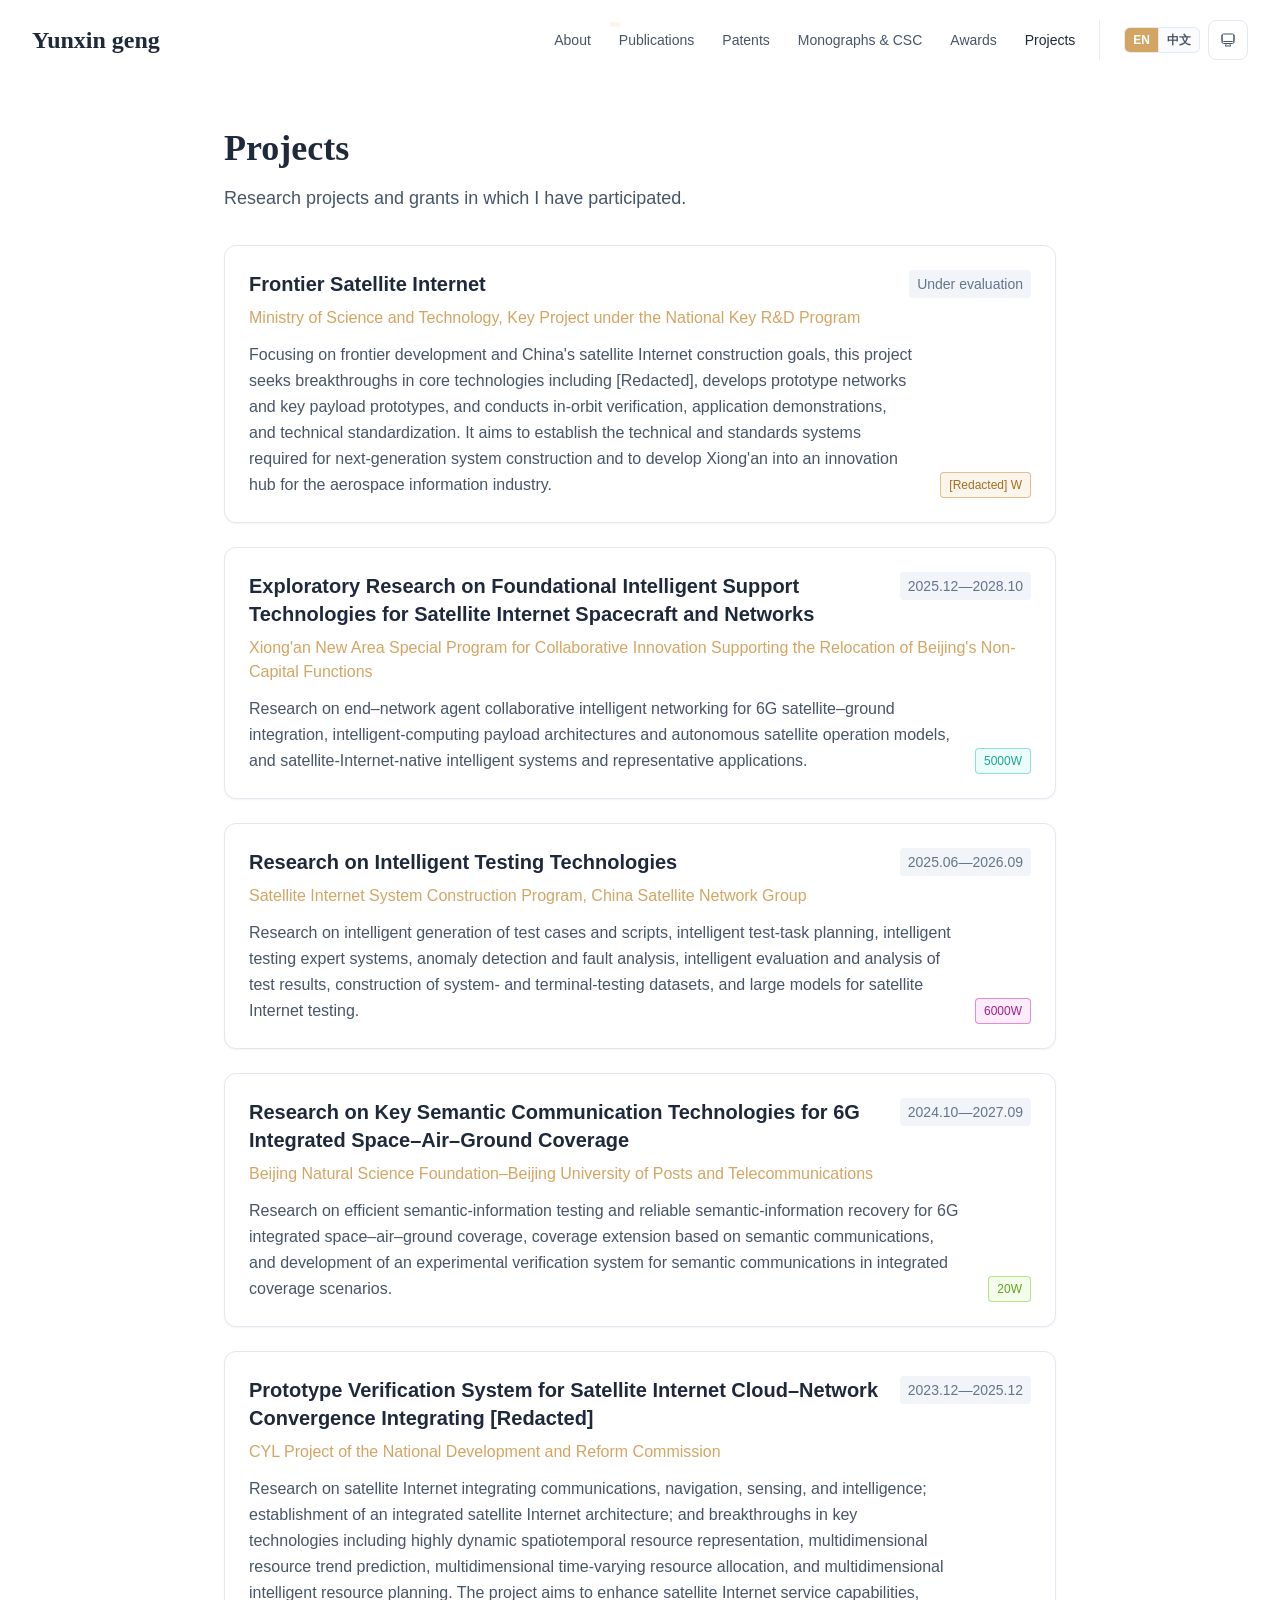
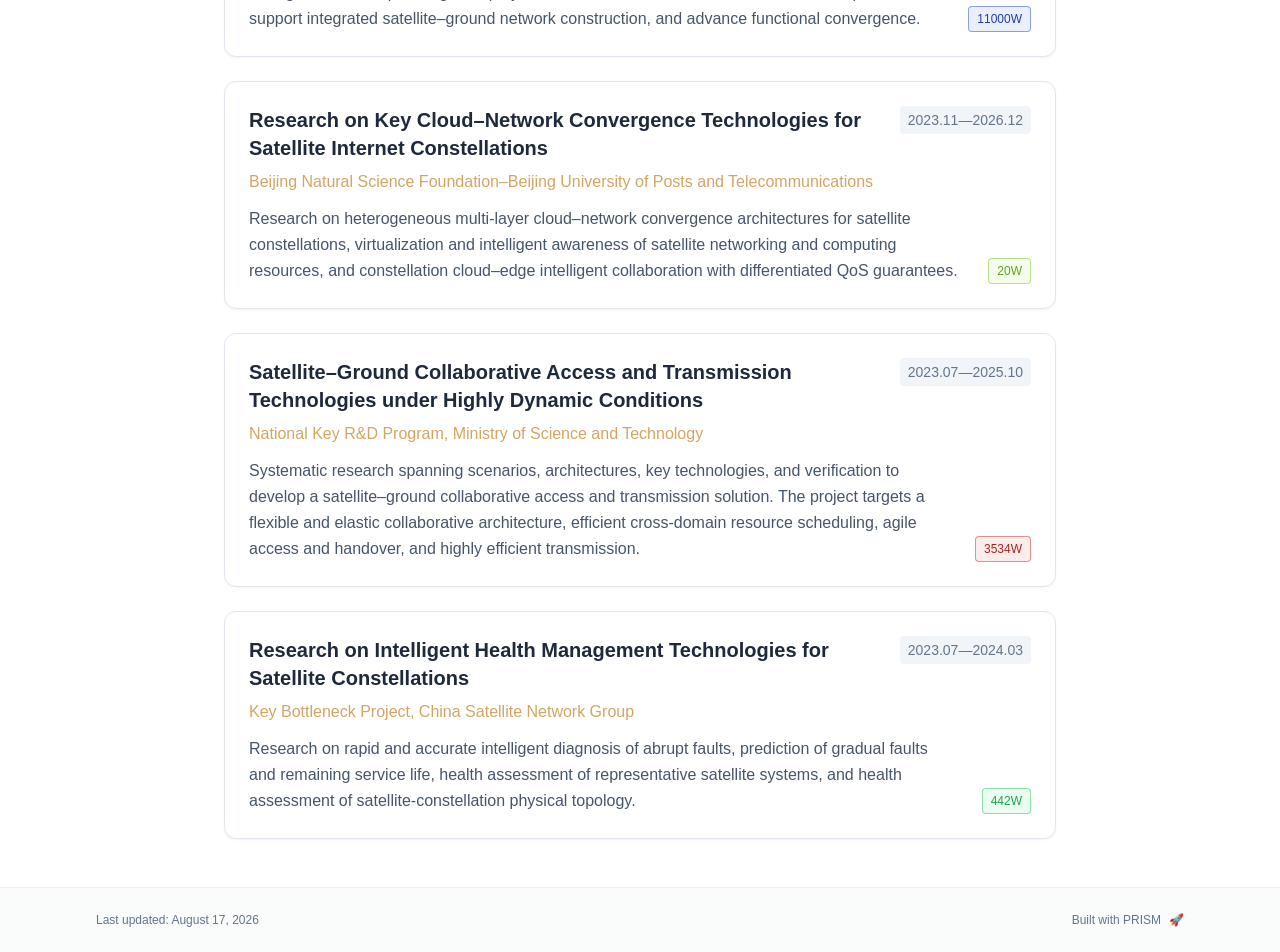
<file: projects/index.html>
<!DOCTYPE html><html lang="en" class="scroll-smooth"><head><meta charSet="utf-8"/><meta name="viewport" content="width=device-width, initial-scale=1"/><link rel="stylesheet" href="/_next/static/css/6cdf7c1259495151.css" data-precedence="next"/><link rel="preload" as="script" fetchPriority="low" href="/_next/static/chunks/webpack-679b75d1c4c2027c.js"/><script src="/_next/static/chunks/4bd1b696-70b6d399998de86a.js" async=""></script><script src="/_next/static/chunks/684-5aaa8290a129f299.js" async=""></script><script src="/_next/static/chunks/main-app-f3a18ecd062d6eb9.js" async=""></script><script src="/_next/static/chunks/461-a9a5d7b05a71d978.js" async=""></script><script src="/_next/static/chunks/874-6cc630662f3664af.js" async=""></script><script src="/_next/static/chunks/550-e25fb60305c1b22e.js" async=""></script><script src="/_next/static/chunks/app/layout-3bc9bcfc9629e41c.js" async=""></script><script src="/_next/static/chunks/178-595a94b9af1e67b5.js" async=""></script><script src="/_next/static/chunks/748-7f55fe3ee213699f.js" async=""></script><script src="/_next/static/chunks/app/%5Bslug%5D/page-995fbcccb0fed30b.js" async=""></script><link rel="icon" href="/favicon.svg" type="image/svg+xml"/><link rel="dns-prefetch" href="https://jialeliu.com"/><link rel="preconnect" href="https://jialeliu.com" crossorigin=""/><link rel="preload" as="font" type="font/woff2" href="https://jialeliu.com/fonts/georgiab.woff2" crossorigin=""/><script>
              try {
                const theme = localStorage.getItem('theme-storage');
                const parsed = theme ? JSON.parse(theme) : null;
                const setting = parsed?.state?.theme || 'system';
                const prefersDark = typeof window !== 'undefined' && window.matchMedia && window.matchMedia('(prefers-color-scheme: dark)').matches;
                const effective = setting === 'dark' ? 'dark' : (setting === 'light' ? 'light' : (prefersDark ? 'dark' : 'light'));
                var root = document.documentElement;
                root.classList.add(effective);
                root.setAttribute('data-theme', effective);
              } catch (e) {
                var root = document.documentElement;
                root.classList.add('light');
                root.setAttribute('data-theme', 'light');
              }
            </script><script>
    try {
      const cfg = {"enabled":true,"locales":["zh","en"],"defaultLocale":"en","mode":"auto","fixedLocale":"en","persist":true,"switcher":true,"labels":{"zh":"中文","en":"English"}};
      const storageKey = 'locale-storage';
      const normalize = (value) => typeof value === 'string' ? value.trim().replace('_', '-').toLowerCase() : '';
      const matchLocale = (candidate) => {
        const normalized = normalize(candidate);
        if (!normalized) return null;
        if (cfg.locales.includes(normalized)) return normalized;
        const language = normalized.split('-')[0];
        if (cfg.locales.includes(language)) return language;
        return null;
      };

      let resolved = null;

      if (!cfg.enabled) {
        resolved = cfg.defaultLocale;
      } else if (cfg.persist) {
        resolved = matchLocale(localStorage.getItem(storageKey));
      }

      if (!resolved) {
        if (cfg.mode === 'fixed') {
          resolved = cfg.fixedLocale;
        } else {
          resolved = matchLocale(navigator.language);
        }
      }

      if (!resolved) {
        resolved = cfg.defaultLocale;
      }

      const root = document.documentElement;
      root.lang = resolved;
      root.setAttribute('data-locale', resolved);

      if (cfg.persist) {
        localStorage.setItem(storageKey, resolved);
      }
    } catch (e) {
      const root = document.documentElement;
      root.lang = 'en';
      root.setAttribute('data-locale', 'en');
    }
  </script><title>Projects | Yunxin geng</title><meta name="description" content="Research projects and grants in which I have participated."/><meta name="author" content="Yunxin Geng"/><meta name="keywords" content="Yunxin Geng,PhD,Research,State Key Laboratory of Satellite Network,Shanghai Satellite Network Research Institute Company Ltd.,Beijing University of Posts and Telecommunications"/><meta name="creator" content="Yunxin Geng"/><meta name="publisher" content="Yunxin Geng"/><meta property="og:title" content="Yunxin geng"/><meta property="og:description" content="Engineer at Shanghai Satellite Network Research Institute Company Ltd. (State Key Laboratory of Satellite Network), also an PhD student at Beijing University of Posts and Telecommunications."/><meta property="og:site_name" content="Yunxin Geng&#x27;s Academic Website"/><meta property="og:locale" content="en_US"/><meta property="og:type" content="website"/><meta name="twitter:card" content="summary"/><meta name="twitter:title" content="Yunxin geng"/><meta name="twitter:description" content="Engineer at Shanghai Satellite Network Research Institute Company Ltd. (State Key Laboratory of Satellite Network), also an PhD student at Beijing University of Posts and Telecommunications."/><link rel="icon" href="/favicon.svg"/><script>document.querySelectorAll('body link[rel="icon"], body link[rel="apple-touch-icon"]').forEach(el => document.head.appendChild(el))</script><script src="/_next/static/chunks/polyfills-42372ed130431b0a.js" noModule=""></script></head><body class="font-sans antialiased"><div style="visibility:hidden"><nav class="fixed top-0 left-0 right-0 z-50" data-headlessui-state=""><div class="transition-all duration-300 ease-out bg-transparent" style="transform:translateY(-100px)"><div class="max-w-7xl mx-auto px-4 sm:px-6 lg:px-8"><div class="flex justify-between items-center h-16 lg:h-20"><div class="flex-shrink-0" tabindex="0"><a class="text-xl lg:text-2xl font-serif font-semibold text-primary hover:text-accent transition-colors duration-200" href="/">Yunxin geng</a></div><div class="hidden lg:block"><div class="ml-10 flex items-center space-x-3"><div class="relative flex items-baseline space-x-1"><a data-nav-href="/" class="relative px-3 py-2 text-sm font-medium rounded-lg transition-colors duration-150 text-neutral-600" href="/">About</a><a data-nav-href="/publications" class="relative px-3 py-2 text-sm font-medium rounded-lg transition-colors duration-150 text-neutral-600" href="/publications/">Publications</a><a data-nav-href="/patents" class="relative px-3 py-2 text-sm font-medium rounded-lg transition-colors duration-150 text-neutral-600" href="/patents/">Patents</a><a data-nav-href="/monographs" class="relative px-3 py-2 text-sm font-medium rounded-lg transition-colors duration-150 text-neutral-600" href="/monographs/">Monographs &amp; CSC</a><a data-nav-href="/awards" class="relative px-3 py-2 text-sm font-medium rounded-lg transition-colors duration-150 text-neutral-600" href="/awards/">Awards</a><a data-nav-href="/projects" class="relative px-3 py-2 text-sm font-medium rounded-lg transition-colors duration-150 text-primary" href="/projects/">Projects</a></div><div class="flex items-center gap-2 border-l border-neutral-200/80 pl-6 dark:border-neutral-700/80"><div class="w-[76px] h-[26px] rounded-md border border-neutral-200/80 bg-neutral-50/80 dark:border-neutral-600 dark:bg-neutral-800/60"><div class="h-full w-1/2 rounded-l-md bg-neutral-300/70 animate-pulse dark:bg-neutral-700"></div></div><div class="flex items-center justify-center w-10 h-10 rounded-lg border border-neutral-200 dark:border-[rgba(148,163,184,0.24)] bg-background dark:bg-neutral-800"><div class="w-4 h-4 rounded-full bg-neutral-300 animate-pulse"></div></div></div></div></div><div class="lg:hidden flex items-center space-x-2"><div class="w-[76px] h-[26px] rounded-md border border-neutral-200/80 bg-neutral-50/80 dark:border-neutral-600 dark:bg-neutral-800/60"><div class="h-full w-1/2 rounded-l-md bg-neutral-300/70 animate-pulse dark:bg-neutral-700"></div></div><div class="flex items-center justify-center w-10 h-10 rounded-lg border border-neutral-200 dark:border-[rgba(148,163,184,0.24)] bg-background dark:bg-neutral-800"><div class="w-4 h-4 rounded-full bg-neutral-300 animate-pulse"></div></div><button class="inline-flex items-center justify-center p-2 rounded-md text-neutral-600 hover:text-primary hover:bg-neutral-100 dark:hover:bg-neutral-800 focus:outline-none focus:ring-2 focus:ring-inset focus:ring-accent transition-colors duration-200" id="headlessui-disclosure-button-«R7pdb»" type="button" aria-expanded="false" data-headlessui-state=""><span class="sr-only">Open main menu</span><div><svg xmlns="http://www.w3.org/2000/svg" fill="none" viewBox="0 0 24 24" stroke-width="1.5" stroke="currentColor" aria-hidden="true" data-slot="icon" class="block h-6 w-6"><path stroke-linecap="round" stroke-linejoin="round" d="M3.75 6.75h16.5M3.75 12h16.5m-16.5 5.25h16.5"></path></svg></div></button></div></div></div></div></nav><main class="min-h-screen pt-16 lg:pt-20"><div class="max-w-4xl mx-auto px-4 sm:px-6 lg:px-8 py-12"><div style="opacity:0;transform:translateY(20px)"><div class="mb-8"><h1 class="text-4xl font-serif font-bold text-primary mb-4">Projects</h1><div class="text-lg text-neutral-600 dark:text-neutral-500 max-w-2xl leading-relaxed"><p class="mb-3 last:mb-0">Research projects and grants in which I have participated.</p></div></div><div class="space-y-12"><section><div class="grid gap-6"><div class="bg-white dark:bg-neutral-900 p-6 rounded-xl shadow-sm border border-neutral-200 dark:border-neutral-800 hover:shadow-lg transition-all duration-200 hover:scale-[1.01]" style="opacity:0;transform:translateY(20px)"><div class="flex justify-between items-start mb-2"><h3 class="text-xl font-semibold text-primary">Frontier Satellite Internet</h3><span class="shrink-0 whitespace-nowrap text-sm text-neutral-500 font-medium bg-neutral-100 dark:bg-neutral-800 px-2 py-1 rounded">Under evaluation</span></div><p class="text-base text-accent font-medium mb-3">Ministry of Science and Technology, Key Project under the National Key R&amp;D Program</p><div class="flex flex-wrap items-end justify-between gap-x-6 gap-y-3"><div class="text-base min-w-0 flex-1 text-neutral-600 dark:text-neutral-500 leading-relaxed"><p class="mb-3 last:mb-0">Focusing on frontier development and China&#x27;s satellite Internet construction goals, this project seeks breakthroughs in core technologies including [Redacted], develops prototype networks and key payload prototypes, and conducts in-orbit verification, application demonstrations, and technical standardization. It aims to establish the technical and standards systems required for next-generation system construction and to develop Xiong&#x27;an into an innovation hub for the aerospace information industry.</p></div><div class="ml-auto flex shrink-0 flex-wrap justify-end gap-2"><span class="card-tag rounded border px-2 py-1 text-xs font-medium" style="--tag-hue:36">[Redacted] W</span></div></div></div><div class="bg-white dark:bg-neutral-900 p-6 rounded-xl shadow-sm border border-neutral-200 dark:border-neutral-800 hover:shadow-lg transition-all duration-200 hover:scale-[1.01]" style="opacity:0;transform:translateY(20px)"><div class="flex justify-between items-start mb-2"><h3 class="text-xl font-semibold text-primary">Exploratory Research on Foundational Intelligent Support Technologies for Satellite Internet Spacecraft and Networks</h3><span class="shrink-0 whitespace-nowrap text-sm text-neutral-500 font-medium bg-neutral-100 dark:bg-neutral-800 px-2 py-1 rounded">2025.12—2028.10</span></div><p class="text-base text-accent font-medium mb-3">Xiong&#x27;an New Area Special Program for Collaborative Innovation Supporting the Relocation of Beijing&#x27;s Non-Capital Functions</p><div class="flex flex-wrap items-end justify-between gap-x-6 gap-y-3"><div class="text-base min-w-0 flex-1 text-neutral-600 dark:text-neutral-500 leading-relaxed"><p class="mb-3 last:mb-0">Research on end–network agent collaborative intelligent networking for 6G satellite–ground integration, intelligent-computing payload architectures and autonomous satellite operation models, and satellite-Internet-native intelligent systems and representative applications.</p></div><div class="ml-auto flex shrink-0 flex-wrap justify-end gap-2"><span class="card-tag rounded border px-2 py-1 text-xs font-medium" style="--tag-hue:173.508">5000W</span></div></div></div><div class="bg-white dark:bg-neutral-900 p-6 rounded-xl shadow-sm border border-neutral-200 dark:border-neutral-800 hover:shadow-lg transition-all duration-200 hover:scale-[1.01]" style="opacity:0;transform:translateY(20px)"><div class="flex justify-between items-start mb-2"><h3 class="text-xl font-semibold text-primary">Research on Intelligent Testing Technologies</h3><span class="shrink-0 whitespace-nowrap text-sm text-neutral-500 font-medium bg-neutral-100 dark:bg-neutral-800 px-2 py-1 rounded">2025.06—2026.09</span></div><p class="text-base text-accent font-medium mb-3">Satellite Internet System Construction Program, China Satellite Network Group</p><div class="flex flex-wrap items-end justify-between gap-x-6 gap-y-3"><div class="text-base min-w-0 flex-1 text-neutral-600 dark:text-neutral-500 leading-relaxed"><p class="mb-3 last:mb-0">Research on intelligent generation of test cases and scripts, intelligent test-task planning, intelligent testing expert systems, anomaly detection and fault analysis, intelligent evaluation and analysis of test results, construction of system- and terminal-testing datasets, and large models for satellite Internet testing.</p></div><div class="ml-auto flex shrink-0 flex-wrap justify-end gap-2"><span class="card-tag rounded border px-2 py-1 text-xs font-medium" style="--tag-hue:311.016">6000W</span></div></div></div><div class="bg-white dark:bg-neutral-900 p-6 rounded-xl shadow-sm border border-neutral-200 dark:border-neutral-800 hover:shadow-lg transition-all duration-200 hover:scale-[1.01]" style="opacity:0;transform:translateY(20px)"><div class="flex justify-between items-start mb-2"><h3 class="text-xl font-semibold text-primary">Research on Key Semantic Communication Technologies for 6G Integrated Space–Air–Ground Coverage</h3><span class="shrink-0 whitespace-nowrap text-sm text-neutral-500 font-medium bg-neutral-100 dark:bg-neutral-800 px-2 py-1 rounded">2024.10—2027.09</span></div><p class="text-base text-accent font-medium mb-3">Beijing Natural Science Foundation–Beijing University of Posts and Telecommunications</p><div class="flex flex-wrap items-end justify-between gap-x-6 gap-y-3"><div class="text-base min-w-0 flex-1 text-neutral-600 dark:text-neutral-500 leading-relaxed"><p class="mb-3 last:mb-0">Research on efficient semantic-information testing and reliable semantic-information recovery for 6G integrated space–air–ground coverage, coverage extension based on semantic communications, and development of an experimental verification system for semantic communications in integrated coverage scenarios.</p></div><div class="ml-auto flex shrink-0 flex-wrap justify-end gap-2"><span class="card-tag rounded border px-2 py-1 text-xs font-medium" style="--tag-hue:88.524">20W</span></div></div></div><div class="bg-white dark:bg-neutral-900 p-6 rounded-xl shadow-sm border border-neutral-200 dark:border-neutral-800 hover:shadow-lg transition-all duration-200 hover:scale-[1.01]" style="opacity:0;transform:translateY(20px)"><div class="flex justify-between items-start mb-2"><h3 class="text-xl font-semibold text-primary">Prototype Verification System for Satellite Internet Cloud–Network Convergence Integrating [Redacted]</h3><span class="shrink-0 whitespace-nowrap text-sm text-neutral-500 font-medium bg-neutral-100 dark:bg-neutral-800 px-2 py-1 rounded">2023.12—2025.12</span></div><p class="text-base text-accent font-medium mb-3">CYL Project of the National Development and Reform Commission</p><div class="flex flex-wrap items-end justify-between gap-x-6 gap-y-3"><div class="text-base min-w-0 flex-1 text-neutral-600 dark:text-neutral-500 leading-relaxed"><p class="mb-3 last:mb-0">Research on satellite Internet integrating communications, navigation, sensing, and intelligence; establishment of an integrated satellite Internet architecture; and breakthroughs in key technologies including highly dynamic spatiotemporal resource representation, multidimensional resource trend prediction, multidimensional time-varying resource allocation, and multidimensional intelligent resource planning. The project aims to enhance satellite Internet service capabilities, support integrated satellite–ground network construction, and advance functional convergence.</p></div><div class="ml-auto flex shrink-0 flex-wrap justify-end gap-2"><span class="card-tag rounded border px-2 py-1 text-xs font-medium" style="--tag-hue:226.03200000000004">11000W</span></div></div></div><div class="bg-white dark:bg-neutral-900 p-6 rounded-xl shadow-sm border border-neutral-200 dark:border-neutral-800 hover:shadow-lg transition-all duration-200 hover:scale-[1.01]" style="opacity:0;transform:translateY(20px)"><div class="flex justify-between items-start mb-2"><h3 class="text-xl font-semibold text-primary">Research on Key Cloud–Network Convergence Technologies for Satellite Internet Constellations</h3><span class="shrink-0 whitespace-nowrap text-sm text-neutral-500 font-medium bg-neutral-100 dark:bg-neutral-800 px-2 py-1 rounded">2023.11—2026.12</span></div><p class="text-base text-accent font-medium mb-3">Beijing Natural Science Foundation–Beijing University of Posts and Telecommunications</p><div class="flex flex-wrap items-end justify-between gap-x-6 gap-y-3"><div class="text-base min-w-0 flex-1 text-neutral-600 dark:text-neutral-500 leading-relaxed"><p class="mb-3 last:mb-0">Research on heterogeneous multi-layer cloud–network convergence architectures for satellite constellations, virtualization and intelligent awareness of satellite networking and computing resources, and constellation cloud–edge intelligent collaboration with differentiated QoS guarantees.</p></div><div class="ml-auto flex shrink-0 flex-wrap justify-end gap-2"><span class="card-tag rounded border px-2 py-1 text-xs font-medium" style="--tag-hue:88.524">20W</span></div></div></div><div class="bg-white dark:bg-neutral-900 p-6 rounded-xl shadow-sm border border-neutral-200 dark:border-neutral-800 hover:shadow-lg transition-all duration-200 hover:scale-[1.01]" style="opacity:0;transform:translateY(20px)"><div class="flex justify-between items-start mb-2"><h3 class="text-xl font-semibold text-primary">Satellite–Ground Collaborative Access and Transmission Technologies under Highly Dynamic Conditions</h3><span class="shrink-0 whitespace-nowrap text-sm text-neutral-500 font-medium bg-neutral-100 dark:bg-neutral-800 px-2 py-1 rounded">2023.07—2025.10</span></div><p class="text-base text-accent font-medium mb-3">National Key R&amp;D Program, Ministry of Science and Technology</p><div class="flex flex-wrap items-end justify-between gap-x-6 gap-y-3"><div class="text-base min-w-0 flex-1 text-neutral-600 dark:text-neutral-500 leading-relaxed"><p class="mb-3 last:mb-0">Systematic research spanning scenarios, architectures, key technologies, and verification to develop a satellite–ground collaborative access and transmission solution. The project targets a flexible and elastic collaborative architecture, efficient cross-domain resource scheduling, agile access and handover, and highly efficient transmission.</p></div><div class="ml-auto flex shrink-0 flex-wrap justify-end gap-2"><span class="card-tag rounded border px-2 py-1 text-xs font-medium" style="--tag-hue:3.5400000000000773">3534W</span></div></div></div><div class="bg-white dark:bg-neutral-900 p-6 rounded-xl shadow-sm border border-neutral-200 dark:border-neutral-800 hover:shadow-lg transition-all duration-200 hover:scale-[1.01]" style="opacity:0;transform:translateY(20px)"><div class="flex justify-between items-start mb-2"><h3 class="text-xl font-semibold text-primary">Research on Intelligent Health Management Technologies for Satellite Constellations</h3><span class="shrink-0 whitespace-nowrap text-sm text-neutral-500 font-medium bg-neutral-100 dark:bg-neutral-800 px-2 py-1 rounded">2023.07—2024.03</span></div><p class="text-base text-accent font-medium mb-3">Key Bottleneck Project, China Satellite Network Group</p><div class="flex flex-wrap items-end justify-between gap-x-6 gap-y-3"><div class="text-base min-w-0 flex-1 text-neutral-600 dark:text-neutral-500 leading-relaxed"><p class="mb-3 last:mb-0">Research on rapid and accurate intelligent diagnosis of abrupt faults, prediction of gradual faults and remaining service life, health assessment of representative satellite systems, and health assessment of satellite-constellation physical topology.</p></div><div class="ml-auto flex shrink-0 flex-wrap justify-end gap-2"><span class="card-tag rounded border px-2 py-1 text-xs font-medium" style="--tag-hue:141.048">442W</span></div></div></div></div></section></div></div></div><!--$--><!--/$--><!--$--><!--/$--></main><footer class="border-t border-neutral-200/50 bg-neutral-50/50 dark:bg-neutral-900/50 dark:border-neutral-700/50"><div class="max-w-6xl mx-auto px-4 sm:px-6 lg:px-8 py-6"><div class="flex flex-col sm:flex-row justify-between items-center gap-2"><p class="text-xs text-neutral-500">Last updated<!-- -->: <!-- -->August 17, 2026</p><p class="text-xs text-neutral-500 flex items-center"><a href="https://github.com/xyjoey/PRISM" target="_blank" rel="noopener noreferrer">Built with PRISM</a><span class="ml-2">🚀</span></p></div></div></footer></div><script src="/_next/static/chunks/webpack-679b75d1c4c2027c.js" async=""></script><script>(self.__next_f=self.__next_f||[]).push([0])</script><script>self.__next_f.push([1,"1:\"$Sreact.fragment\"\n3:I[3719,[\"461\",\"static/chunks/461-a9a5d7b05a71d978.js\",\"874\",\"static/chunks/874-6cc630662f3664af.js\",\"550\",\"static/chunks/550-e25fb60305c1b22e.js\",\"177\",\"static/chunks/app/layout-3bc9bcfc9629e41c.js\"],\"ThemeProvider\"]\n4:I[310,[\"461\",\"static/chunks/461-a9a5d7b05a71d978.js\",\"874\",\"static/chunks/874-6cc630662f3664af.js\",\"550\",\"static/chunks/550-e25fb60305c1b22e.js\",\"177\",\"static/chunks/app/layout-3bc9bcfc9629e41c.js\"],\"LocaleProvider\"]\n5:I[4574,[\"461\",\"static/chunks/461-a9a5d7b05a71d978.js\",\"874\",\"static/chunks/874-6cc630662f3664af.js\",\"550\",\"static/chunks/550-e25fb60305c1b22e.js\",\"177\",\"static/chunks/app/layout-3bc9bcfc9629e41c.js\"],\"default\"]\n6:I[7555,[],\"\"]\n7:I[1295,[],\"\"]\n8:I[2548,[\"461\",\"static/chunks/461-a9a5d7b05a71d978.js\",\"874\",\"static/chunks/874-6cc630662f3664af.js\",\"550\",\"static/chunks/550-e25fb60305c1b22e.js\",\"177\",\"static/chunks/app/layout-3bc9bcfc9629e41c.js\"],\"default\"]\na:I[9665,[],\"MetadataBoundary\"]\nc:I[9665,[],\"OutletBoundary\"]\nf:I[4911,[],\"AsyncMetadataOutlet\"]\n11:I[9665,[],\"ViewportBoundary\"]\n13:I[6614,[],\"\"]\n:HL[\"/_next/static/css/6cdf7c1259495151.css\",\"style\"]\n2:T5d7,\n    try {\n      const cfg = {\"enabled\":true,\"locales\":[\"zh\",\"en\"],\"defaultLocale\":\"en\",\"mode\":\"auto\",\"fixedLocale\":\"en\",\"persist\":true,\"switcher\":true,\"labels\":{\"zh\":\"中文\",\"en\":\"English\"}};\n      const storageKey = 'locale-storage';\n      const normalize = (value) =\u003e typeof value === 'string' ? value.trim().replace('_', '-').toLowerCase() : '';\n      const matchLocale = (candidate) =\u003e {\n        const normalized = normalize(candidate);\n        if (!normalized) return null;\n        if (cfg.locales.includes(normalized)) return normalized;\n        const language = normalized.split('-')[0];\n        if (cfg.locales.includes(language)) return language;\n        return null;\n      };\n\n      let resolved = null;\n\n      if (!cfg.enabled) {\n        resolved = cfg.defaultLocale;\n      } else if (cfg.persist) {\n        resolved = matchLocale(localStorage.getItem(storageKey));\n      }\n\n      if (!resolved) {\n        if ("])</script><script>self.__next_f.push([1,"cfg.mode === 'fixed') {\n          resolved = cfg.fixedLocale;\n        } else {\n          resolved = matchLocale(navigator.language);\n        }\n      }\n\n      if (!resolved) {\n        resolved = cfg.defaultLocale;\n      }\n\n      const root = document.documentElement;\n      root.lang = resolved;\n      root.setAttribute('data-locale', resolved);\n\n      if (cfg.persist) {\n        localStorage.setItem(storageKey, resolved);\n      }\n    } catch (e) {\n      const root = document.documentElement;\n      root.lang = 'en';\n      root.setAttribute('data-locale', 'en');\n    }\n  "])</script><script>self.__next_f.push([1,"0:{\"P\":null,\"b\":\"iHFdQZmmponPu76PfUkWm\",\"p\":\"\",\"c\":[\"\",\"projects\",\"\"],\"i\":false,\"f\":[[[\"\",{\"children\":[[\"slug\",\"projects\",\"d\"],{\"children\":[\"__PAGE__\",{}]}]},\"$undefined\",\"$undefined\",true],[\"\",[\"$\",\"$1\",\"c\",{\"children\":[[[\"$\",\"link\",\"0\",{\"rel\":\"stylesheet\",\"href\":\"/_next/static/css/6cdf7c1259495151.css\",\"precedence\":\"next\",\"crossOrigin\":\"$undefined\",\"nonce\":\"$undefined\"}]],[\"$\",\"html\",null,{\"lang\":\"en\",\"className\":\"scroll-smooth\",\"suppressHydrationWarning\":true,\"children\":[[\"$\",\"head\",null,{\"children\":[[\"$\",\"link\",null,{\"rel\":\"icon\",\"href\":\"/favicon.svg\",\"type\":\"image/svg+xml\"}],[\"$\",\"link\",null,{\"rel\":\"dns-prefetch\",\"href\":\"https://jialeliu.com\"}],[\"$\",\"link\",null,{\"rel\":\"preconnect\",\"href\":\"https://jialeliu.com\",\"crossOrigin\":\"\"}],[\"$\",\"link\",null,{\"rel\":\"preload\",\"as\":\"font\",\"type\":\"font/woff2\",\"href\":\"https://jialeliu.com/fonts/georgiab.woff2\",\"crossOrigin\":\"\"}],[\"$\",\"script\",null,{\"dangerouslySetInnerHTML\":{\"__html\":\"\\n              try {\\n                const theme = localStorage.getItem('theme-storage');\\n                const parsed = theme ? JSON.parse(theme) : null;\\n                const setting = parsed?.state?.theme || 'system';\\n                const prefersDark = typeof window !== 'undefined' \u0026\u0026 window.matchMedia \u0026\u0026 window.matchMedia('(prefers-color-scheme: dark)').matches;\\n                const effective = setting === 'dark' ? 'dark' : (setting === 'light' ? 'light' : (prefersDark ? 'dark' : 'light'));\\n                var root = document.documentElement;\\n                root.classList.add(effective);\\n                root.setAttribute('data-theme', effective);\\n              } catch (e) {\\n                var root = document.documentElement;\\n                root.classList.add('light');\\n                root.setAttribute('data-theme', 'light');\\n              }\\n            \"}}],[\"$\",\"script\",null,{\"dangerouslySetInnerHTML\":{\"__html\":\"$2\"}}]]}],[\"$\",\"body\",null,{\"className\":\"font-sans antialiased\",\"children\":[\"$\",\"$L3\",null,{\"children\":[\"$\",\"$L4\",null,{\"config\":{\"enabled\":true,\"locales\":[\"zh\",\"en\"],\"defaultLocale\":\"en\",\"mode\":\"auto\",\"fixedLocale\":\"en\",\"persist\":true,\"switcher\":true,\"labels\":{\"zh\":\"中文\",\"en\":\"English\"}},\"children\":[[\"$\",\"$L5\",null,{\"items\":[{\"title\":\"About\",\"type\":\"page\",\"target\":\"about\",\"href\":\"/\"},{\"title\":\"Publications\",\"type\":\"page\",\"target\":\"publications\",\"href\":\"/publications\"},{\"title\":\"Patents\",\"type\":\"page\",\"target\":\"patents\",\"href\":\"/patents\"},{\"title\":\"Monographs \u0026 CSC\",\"type\":\"page\",\"target\":\"monographs\",\"href\":\"/monographs\"},{\"title\":\"Awards\",\"type\":\"page\",\"target\":\"awards\",\"href\":\"/awards\"},{\"title\":\"Projects\",\"type\":\"page\",\"target\":\"projects\",\"href\":\"/projects\"}],\"siteTitle\":\"Yunxin geng\",\"enableOnePageMode\":false,\"i18n\":\"$0:f:0:1:1:props:children:1:props:children:1:props:children:props:children:props:config\",\"itemsByLocale\":{\"zh\":[{\"title\":\"主页\",\"type\":\"page\",\"target\":\"about\",\"href\":\"/\"},{\"title\":\"论文\",\"type\":\"page\",\"target\":\"publications\",\"href\":\"/publications\"},{\"title\":\"专利\",\"type\":\"page\",\"target\":\"patents\",\"href\":\"/patents\"},{\"title\":\"著作 \u0026 软件\",\"type\":\"page\",\"target\":\"monographs\",\"href\":\"/monographs\"},{\"title\":\"奖项\",\"type\":\"page\",\"target\":\"awards\",\"href\":\"/awards\"},{\"title\":\"项目\",\"type\":\"page\",\"target\":\"projects\",\"href\":\"/projects\"}],\"en\":[{\"title\":\"About\",\"type\":\"page\",\"target\":\"about\",\"href\":\"/\"},{\"title\":\"Publications\",\"type\":\"page\",\"target\":\"publications\",\"href\":\"/publications\"},{\"title\":\"Patents\",\"type\":\"page\",\"target\":\"patents\",\"href\":\"/patents\"},{\"title\":\"Monographs \u0026 CSC\",\"type\":\"page\",\"target\":\"monographs\",\"href\":\"/monographs\"},{\"title\":\"Awards\",\"type\":\"page\",\"target\":\"awards\",\"href\":\"/awards\"},{\"title\":\"Projects\",\"type\":\"page\",\"target\":\"projects\",\"href\":\"/projects\"}]},\"siteTitleByLocale\":{\"zh\":\"耿运鑫\",\"en\":\"Yunxin geng\"}}],[\"$\",\"main\",null,{\"className\":\"min-h-screen pt-16 lg:pt-20\",\"children\":[\"$\",\"$L6\",null,{\"parallelRouterKey\":\"children\",\"error\":\"$undefined\",\"errorStyles\":\"$undefined\",\"errorScripts\":\"$undefined\",\"template\":[\"$\",\"$L7\",null,{}],\"templateStyles\":\"$undefined\",\"templateScripts\":\"$undefined\",\"notFound\":[[[\"$\",\"title\",null,{\"children\":\"404: This page could not be found.\"}],[\"$\",\"div\",null,{\"style\":{\"fontFamily\":\"system-ui,\\\"Segoe UI\\\",Roboto,Helvetica,Arial,sans-serif,\\\"Apple Color Emoji\\\",\\\"Segoe UI Emoji\\\"\",\"height\":\"100vh\",\"textAlign\":\"center\",\"display\":\"flex\",\"flexDirection\":\"column\",\"alignItems\":\"center\",\"justifyContent\":\"center\"},\"children\":[\"$\",\"div\",null,{\"children\":[[\"$\",\"style\",null,{\"dangerouslySetInnerHTML\":{\"__html\":\"body{color:#000;background:#fff;margin:0}.next-error-h1{border-right:1px solid rgba(0,0,0,.3)}@media (prefers-color-scheme:dark){body{color:#fff;background:#000}.next-error-h1{border-right:1px solid rgba(255,255,255,.3)}}\"}}],[\"$\",\"h1\",null,{\"className\":\"next-error-h1\",\"style\":{\"display\":\"inline-block\",\"margin\":\"0 20px 0 0\",\"padding\":\"0 23px 0 0\",\"fontSize\":24,\"fontWeight\":500,\"verticalAlign\":\"top\",\"lineHeight\":\"49px\"},\"children\":404}],[\"$\",\"div\",null,{\"style\":{\"display\":\"inline-block\"},\"children\":[\"$\",\"h2\",null,{\"style\":{\"fontSize\":14,\"fontWeight\":400,\"lineHeight\":\"49px\",\"margin\":0},\"children\":\"This page could not be found.\"}]}]]}]}]],[]],\"forbidden\":\"$undefined\",\"unauthorized\":\"$undefined\"}]}],[\"$\",\"$L8\",null,{\"lastUpdated\":\"August 17, 2026\",\"lastUpdatedByLocale\":{\"zh\":\"2026年8月17日\",\"en\":\"August 17, 2026\"},\"defaultLocale\":\"en\"}]]}]}]}]]}]]}],{\"children\":[[\"slug\",\"projects\",\"d\"],[\"$\",\"$1\",\"c\",{\"children\":[null,[\"$\",\"$L6\",null,{\"parallelRouterKey\":\"children\",\"error\":\"$undefined\",\"errorStyles\":\"$undefined\",\"errorScripts\":\"$undefined\",\"template\":[\"$\",\"$L7\",null,{}],\"templateStyles\":\"$undefined\",\"templateScripts\":\"$undefined\",\"notFound\":\"$undefined\",\"forbidden\":\"$undefined\",\"unauthorized\":\"$undefined\"}]]}],{\"children\":[\"__PAGE__\",[\"$\",\"$1\",\"c\",{\"children\":[\"$L9\",[\"$\",\"$La\",null,{\"children\":\"$Lb\"}],null,[\"$\",\"$Lc\",null,{\"children\":[\"$Ld\",\"$Le\",[\"$\",\"$Lf\",null,{\"promise\":\"$@10\"}]]}]]}],{},null,false]},null,false]},null,false],[\"$\",\"$1\",\"h\",{\"children\":[null,[\"$\",\"$1\",\"nFIXLpi-oTLvW66fucFUW\",{\"children\":[[\"$\",\"$L11\",null,{\"children\":\"$L12\"}],null]}],null]}],false]],\"m\":\"$undefined\",\"G\":[\"$13\",\"$undefined\"],\"s\":false,\"S\":true}\n"])</script><script>self.__next_f.push([1,"14:\"$Sreact.suspense\"\n15:I[4911,[],\"AsyncMetadata\"]\n17:I[2382,[\"461\",\"static/chunks/461-a9a5d7b05a71d978.js\",\"178\",\"static/chunks/178-595a94b9af1e67b5.js\",\"748\",\"static/chunks/748-7f55fe3ee213699f.js\",\"182\",\"static/chunks/app/%5Bslug%5D/page-995fbcccb0fed30b.js\"],\"default\"]\nb:[\"$\",\"$14\",null,{\"fallback\":null,\"children\":[\"$\",\"$L15\",null,{\"promise\":\"$@16\"}]}]\n"])</script><script>self.__next_f.push([1,"9:[\"$\",\"$L17\",null,{\"dataByLocale\":{\"zh\":{\"type\":\"card\",\"config\":{\"type\":\"card\",\"title\":\"项目\",\"description\":\"参与项目与基金。\",\"items\":[{\"title\":\"前沿卫星互联网\",\"subtitle\":\"科技部国家重点研发计划重点专项\",\"date\":\"论证ing\",\"content\":\"面向发展前沿，聚焦我国卫星互联网建设发展目标，突破XXX等核心关键技术，研制原型网络及关键载荷原型，开展在轨验证、应用示范和技术标准化，形成支撑下一代系统建设等技术体系和标准体系，打造雄安空天信息产业创新高地。\",\"tags\":[\"XXX万\"]},{\"title\":\"卫星互联网卫星及网络智能基础支撑技术探索研究\",\"subtitle\":\"雄安新区支持北京非首都功能疏解协同创新发展专项\",\"date\":\"2025.12—2028.10\",\"content\":\"面向6G星地融合的端网Agent协同智能网络技术、智算载荷架构及卫星自主运行模型技术、卫星互联网原生智能系统及典型应用研究。\",\"tags\":[\"5000万\"]},{\"title\":\"智能化测试技术研究\",\"subtitle\":\"中国卫星网络集团卫星互联网系统建设\",\"date\":\"2025.06—2026.09\",\"content\":\"测试用例及脚本智能生成、测试任务智能规划、智能测试专家系统、异常检测及故障分析、测试结果智能评估与分析、系统测试与终端测试数据集构建、卫星互联网测试大模型。\",\"tags\":[\"6000万\"]},{\"title\":\"面向6G空天地立体覆盖的语义通信关键技术研究\",\"subtitle\":\"北京市自然科学基金-北京邮电大学\",\"date\":\"2024.10—2027.09\",\"content\":\"面向6G空天地立体覆盖的语义信息高效测试技术、面向6G空天地立体覆盖的语义信息可靠恢复技术、基于语义通信的6G空天地覆盖扩展技术、搭建面向6G空天地立体覆盖场景的语义通信试验验证系统。\",\"tags\":[\"20万\"]},{\"title\":\"基于XXX一体的卫星互联网云网融合技术原型验证系统\",\"subtitle\":\"发改委CYL课题\",\"date\":\"2023.12—2025.12\",\"content\":\"开展通导感智融合卫星互联网技术研究，建立通导感智融合卫星互联网体系架构，突破高时空动态资源表征技术、多维资源趋势预测技术、多维时变资源分配技术、多维资源智能规划技术等关键技术，显著提升卫星互联网的服务能力，支撑星地一体化网络建设，推动通信、导航、感知、智能功能融合进程。\",\"tags\":[\"11000万\"]},{\"title\":\"面向卫星互联网星座的云网融合关键技术研究\",\"subtitle\":\"北京市自然科学基金-北京邮电大学\",\"date\":\"2023.11—2026.12\",\"content\":\"面向卫星星座的异质多层云网融合架构设计、卫星网算资源虚拟化与智能感知研究、业务差异化QoS保障的星座云边智能协同。\",\"tags\":[\"20万\"]},{\"title\":\"⾼动态条件下的星地协同接⼊与传输技术\",\"subtitle\":\"科技部国家重点研发计划\",\"date\":\"2023.07—2025.10\",\"content\":\"面向科学问题，从场景、架构、关键技术以及验证开展系统攻关，形成一套星地协同接入与传输解决方案，达成星地协同灵活弹性架构构建、高效跨域资源调度、敏捷快速接入与切换、极高效率传输的项目目标。\",\"tags\":[\"3534万\"]},{\"title\":\"卫星星座智能健康管理技术研究\",\"subtitle\":\"中国卫星网络集团制约类关键课题\",\"date\":\"2023.07—2024.03\",\"content\":\"突发故障快速准确智能诊断技术研究、缓变故障与寿命智能预测技术研究、卫星典型系统健康评估、卫星星座物理拓扑健康评估。\",\"tags\":[\"442万\"]}]}},\"en\":{\"type\":\"card\",\"config\":{\"type\":\"card\",\"title\":\"Projects\",\"description\":\"Research projects and grants in which I have participated.\",\"items\":[{\"title\":\"Frontier Satellite Internet\",\"subtitle\":\"Ministry of Science and Technology, Key Project under the National Key R\u0026D Program\",\"date\":\"Under evaluation\",\"content\":\"Focusing on frontier development and China's satellite Internet construction goals, this project seeks breakthroughs in core technologies including [Redacted], develops prototype networks and key payload prototypes, and conducts in-orbit verification, application demonstrations, and technical standardization. It aims to establish the technical and standards systems required for next-generation system construction and to develop Xiong'an into an innovation hub for the aerospace information industry.\",\"tags\":[\"[Redacted] W\"]},{\"title\":\"Exploratory Research on Foundational Intelligent Support Technologies for Satellite Internet Spacecraft and Networks\",\"subtitle\":\"Xiong'an New Area Special Program for Collaborative Innovation Supporting the Relocation of Beijing's Non-Capital Functions\",\"date\":\"2025.12—2028.10\",\"content\":\"Research on end–network agent collaborative intelligent networking for 6G satellite–ground integration, intelligent-computing payload architectures and autonomous satellite operation models, and satellite-Internet-native intelligent systems and representative applications.\",\"tags\":[\"5000W\"]},{\"title\":\"Research on Intelligent Testing Technologies\",\"subtitle\":\"Satellite Internet System Construction Program, China Satellite Network Group\",\"date\":\"2025.06—2026.09\",\"content\":\"Research on intelligent generation of test cases and scripts, intelligent test-task planning, intelligent testing expert systems, anomaly detection and fault analysis, intelligent evaluation and analysis of test results, construction of system- and terminal-testing datasets, and large models for satellite Internet testing.\",\"tags\":[\"6000W\"]},{\"title\":\"Research on Key Semantic Communication Technologies for 6G Integrated Space–Air–Ground Coverage\",\"subtitle\":\"Beijing Natural Science Foundation–Beijing University of Posts and Telecommunications\",\"date\":\"2024.10—2027.09\",\"content\":\"Research on efficient semantic-information testing and reliable semantic-information recovery for 6G integrated space–air–ground coverage, coverage extension based on semantic communications, and development of an experimental verification system for semantic communications in integrated coverage scenarios.\",\"tags\":[\"20W\"]},{\"title\":\"Prototype Verification System for Satellite Internet Cloud–Network Convergence Integrating [Redacted]\",\"subtitle\":\"CYL Project of the National Development and Reform Commission\",\"date\":\"2023.12—2025.12\",\"content\":\"Research on satellite Internet integrating communications, navigation, sensing, and intelligence; establishment of an integrated satellite Internet architecture; and breakthroughs in key technologies including highly dynamic spatiotemporal resource representation, multidimensional resource trend prediction, multidimensional time-varying resource allocation, and multidimensional intelligent resource planning. The project aims to enhance satellite Internet service capabilities, support integrated satellite–ground network construction, and advance functional convergence.\",\"tags\":[\"11000W\"]},{\"title\":\"Research on Key Cloud–Network Convergence Technologies for Satellite Internet Constellations\",\"subtitle\":\"Beijing Natural Science Foundation–Beijing University of Posts and Telecommunications\",\"date\":\"2023.11—2026.12\",\"content\":\"Research on heterogeneous multi-layer cloud–network convergence architectures for satellite constellations, virtualization and intelligent awareness of satellite networking and computing resources, and constellation cloud–edge intelligent collaboration with differentiated QoS guarantees.\",\"tags\":[\"20W\"]},{\"title\":\"Satellite–Ground Collaborative Access and Transmission Technologies under Highly Dynamic Conditions\",\"subtitle\":\"National Key R\u0026D Program, Ministry of Science and Technology\",\"date\":\"2023.07—2025.10\",\"content\":\"Systematic research spanning scenarios, architectures, key technologies, and verification to develop a satellite–ground collaborative access and transmission solution. The project targets a flexible and elastic collaborative architecture, efficient cross-domain resource scheduling, agile access and handover, and highly efficient transmission.\",\"tags\":[\"3534W\"]},{\"title\":\"Research on Intelligent Health Management Technologies for Satellite Constellations\",\"subtitle\":\"Key Bottleneck Project, China Satellite Network Group\",\"date\":\"2023.07—2024.03\",\"content\":\"Research on rapid and accurate intelligent diagnosis of abrupt faults, prediction of gradual faults and remaining service life, health assessment of representative satellite systems, and health assessment of satellite-constellation physical topology.\",\"tags\":[\"442W\"]}]}}},\"defaultLocale\":\"en\"}]\n"])</script><script>self.__next_f.push([1,"e:null\n"])</script><script>self.__next_f.push([1,"12:[[\"$\",\"meta\",\"0\",{\"charSet\":\"utf-8\"}],[\"$\",\"meta\",\"1\",{\"name\":\"viewport\",\"content\":\"width=device-width, initial-scale=1\"}]]\nd:null\n"])</script><script>self.__next_f.push([1,"16:{\"metadata\":[[\"$\",\"title\",\"0\",{\"children\":\"Projects | Yunxin geng\"}],[\"$\",\"meta\",\"1\",{\"name\":\"description\",\"content\":\"Research projects and grants in which I have participated.\"}],[\"$\",\"meta\",\"2\",{\"name\":\"author\",\"content\":\"Yunxin Geng\"}],[\"$\",\"meta\",\"3\",{\"name\":\"keywords\",\"content\":\"Yunxin Geng,PhD,Research,State Key Laboratory of Satellite Network,Shanghai Satellite Network Research Institute Company Ltd.,Beijing University of Posts and Telecommunications\"}],[\"$\",\"meta\",\"4\",{\"name\":\"creator\",\"content\":\"Yunxin Geng\"}],[\"$\",\"meta\",\"5\",{\"name\":\"publisher\",\"content\":\"Yunxin Geng\"}],[\"$\",\"meta\",\"6\",{\"property\":\"og:title\",\"content\":\"Yunxin geng\"}],[\"$\",\"meta\",\"7\",{\"property\":\"og:description\",\"content\":\"Engineer at Shanghai Satellite Network Research Institute Company Ltd. (State Key Laboratory of Satellite Network), also an PhD student at Beijing University of Posts and Telecommunications.\"}],[\"$\",\"meta\",\"8\",{\"property\":\"og:site_name\",\"content\":\"Yunxin Geng's Academic Website\"}],[\"$\",\"meta\",\"9\",{\"property\":\"og:locale\",\"content\":\"en_US\"}],[\"$\",\"meta\",\"10\",{\"property\":\"og:type\",\"content\":\"website\"}],[\"$\",\"meta\",\"11\",{\"name\":\"twitter:card\",\"content\":\"summary\"}],[\"$\",\"meta\",\"12\",{\"name\":\"twitter:title\",\"content\":\"Yunxin geng\"}],[\"$\",\"meta\",\"13\",{\"name\":\"twitter:description\",\"content\":\"Engineer at Shanghai Satellite Network Research Institute Company Ltd. (State Key Laboratory of Satellite Network), also an PhD student at Beijing University of Posts and Telecommunications.\"}],[\"$\",\"link\",\"14\",{\"rel\":\"icon\",\"href\":\"/favicon.svg\"}]],\"error\":null,\"digest\":\"$undefined\"}\n10:{\"metadata\":\"$16:metadata\",\"error\":null,\"digest\":\"$undefined\"}\n"])</script></body></html>
</file>
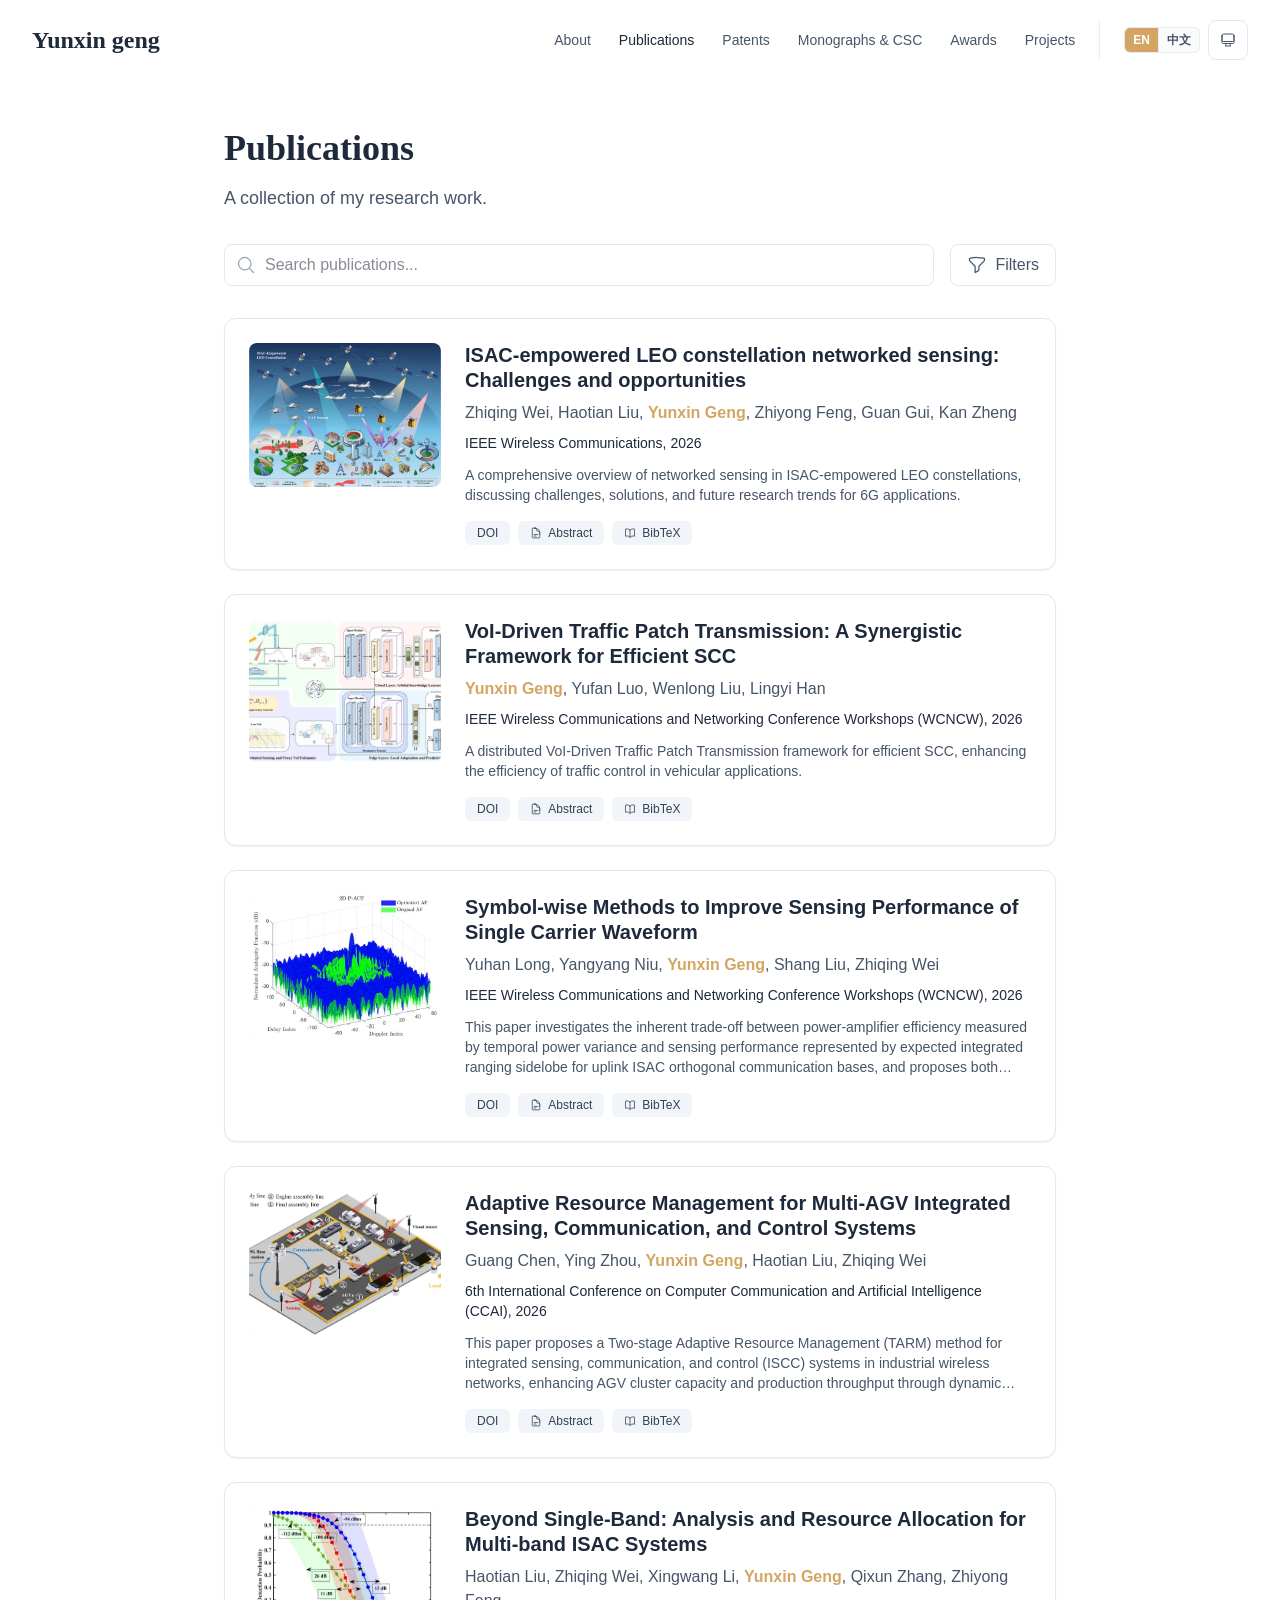
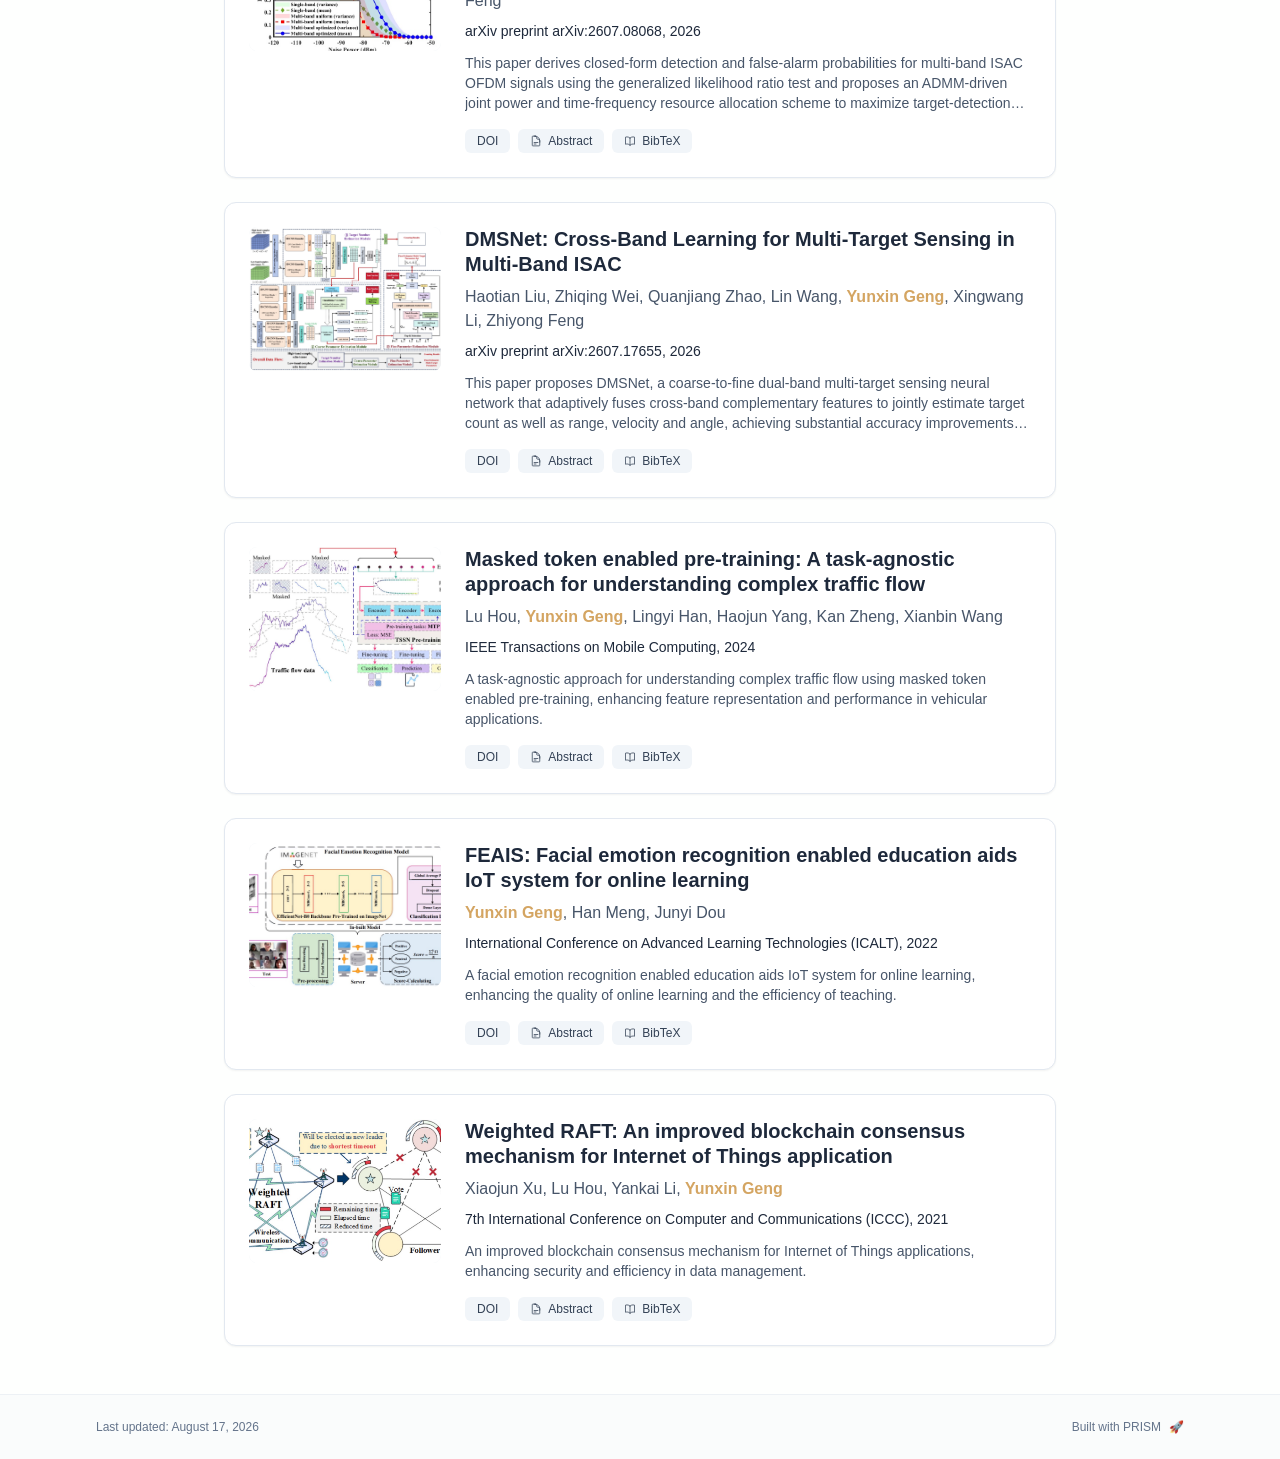
<file: publications/index.html>
<!DOCTYPE html><html lang="en" class="scroll-smooth"><head><meta charSet="utf-8"/><meta name="viewport" content="width=device-width, initial-scale=1"/><link rel="stylesheet" href="/_next/static/css/6cdf7c1259495151.css" data-precedence="next"/><link rel="preload" as="script" fetchPriority="low" href="/_next/static/chunks/webpack-679b75d1c4c2027c.js"/><script src="/_next/static/chunks/4bd1b696-70b6d399998de86a.js" async=""></script><script src="/_next/static/chunks/684-5aaa8290a129f299.js" async=""></script><script src="/_next/static/chunks/main-app-f3a18ecd062d6eb9.js" async=""></script><script src="/_next/static/chunks/461-a9a5d7b05a71d978.js" async=""></script><script src="/_next/static/chunks/874-6cc630662f3664af.js" async=""></script><script src="/_next/static/chunks/550-e25fb60305c1b22e.js" async=""></script><script src="/_next/static/chunks/app/layout-3bc9bcfc9629e41c.js" async=""></script><script src="/_next/static/chunks/178-595a94b9af1e67b5.js" async=""></script><script src="/_next/static/chunks/748-7f55fe3ee213699f.js" async=""></script><script src="/_next/static/chunks/app/%5Bslug%5D/page-995fbcccb0fed30b.js" async=""></script><link rel="icon" href="/favicon.svg" type="image/svg+xml"/><link rel="dns-prefetch" href="https://jialeliu.com"/><link rel="preconnect" href="https://jialeliu.com" crossorigin=""/><link rel="preload" as="font" type="font/woff2" href="https://jialeliu.com/fonts/georgiab.woff2" crossorigin=""/><script>
              try {
                const theme = localStorage.getItem('theme-storage');
                const parsed = theme ? JSON.parse(theme) : null;
                const setting = parsed?.state?.theme || 'system';
                const prefersDark = typeof window !== 'undefined' && window.matchMedia && window.matchMedia('(prefers-color-scheme: dark)').matches;
                const effective = setting === 'dark' ? 'dark' : (setting === 'light' ? 'light' : (prefersDark ? 'dark' : 'light'));
                var root = document.documentElement;
                root.classList.add(effective);
                root.setAttribute('data-theme', effective);
              } catch (e) {
                var root = document.documentElement;
                root.classList.add('light');
                root.setAttribute('data-theme', 'light');
              }
            </script><script>
    try {
      const cfg = {"enabled":true,"locales":["zh","en"],"defaultLocale":"en","mode":"auto","fixedLocale":"en","persist":true,"switcher":true,"labels":{"zh":"中文","en":"English"}};
      const storageKey = 'locale-storage';
      const normalize = (value) => typeof value === 'string' ? value.trim().replace('_', '-').toLowerCase() : '';
      const matchLocale = (candidate) => {
        const normalized = normalize(candidate);
        if (!normalized) return null;
        if (cfg.locales.includes(normalized)) return normalized;
        const language = normalized.split('-')[0];
        if (cfg.locales.includes(language)) return language;
        return null;
      };

      let resolved = null;

      if (!cfg.enabled) {
        resolved = cfg.defaultLocale;
      } else if (cfg.persist) {
        resolved = matchLocale(localStorage.getItem(storageKey));
      }

      if (!resolved) {
        if (cfg.mode === 'fixed') {
          resolved = cfg.fixedLocale;
        } else {
          resolved = matchLocale(navigator.language);
        }
      }

      if (!resolved) {
        resolved = cfg.defaultLocale;
      }

      const root = document.documentElement;
      root.lang = resolved;
      root.setAttribute('data-locale', resolved);

      if (cfg.persist) {
        localStorage.setItem(storageKey, resolved);
      }
    } catch (e) {
      const root = document.documentElement;
      root.lang = 'en';
      root.setAttribute('data-locale', 'en');
    }
  </script><title>Publications | Yunxin geng</title><meta name="description" content="A collection of my research work."/><meta name="author" content="Yunxin Geng"/><meta name="keywords" content="Yunxin Geng,PhD,Research,State Key Laboratory of Satellite Network,Shanghai Satellite Network Research Institute Company Ltd.,Beijing University of Posts and Telecommunications"/><meta name="creator" content="Yunxin Geng"/><meta name="publisher" content="Yunxin Geng"/><meta property="og:title" content="Yunxin geng"/><meta property="og:description" content="Engineer at Shanghai Satellite Network Research Institute Company Ltd. (State Key Laboratory of Satellite Network), also an PhD student at Beijing University of Posts and Telecommunications."/><meta property="og:site_name" content="Yunxin Geng&#x27;s Academic Website"/><meta property="og:locale" content="en_US"/><meta property="og:type" content="website"/><meta name="twitter:card" content="summary"/><meta name="twitter:title" content="Yunxin geng"/><meta name="twitter:description" content="Engineer at Shanghai Satellite Network Research Institute Company Ltd. (State Key Laboratory of Satellite Network), also an PhD student at Beijing University of Posts and Telecommunications."/><link rel="icon" href="/favicon.svg"/><script>document.querySelectorAll('body link[rel="icon"], body link[rel="apple-touch-icon"]').forEach(el => document.head.appendChild(el))</script><script src="/_next/static/chunks/polyfills-42372ed130431b0a.js" noModule=""></script></head><body class="font-sans antialiased"><div style="visibility:hidden"><nav class="fixed top-0 left-0 right-0 z-50" data-headlessui-state=""><div class="transition-all duration-300 ease-out bg-transparent" style="transform:translateY(-100px)"><div class="max-w-7xl mx-auto px-4 sm:px-6 lg:px-8"><div class="flex justify-between items-center h-16 lg:h-20"><div class="flex-shrink-0" tabindex="0"><a class="text-xl lg:text-2xl font-serif font-semibold text-primary hover:text-accent transition-colors duration-200" href="/">Yunxin geng</a></div><div class="hidden lg:block"><div class="ml-10 flex items-center space-x-3"><div class="relative flex items-baseline space-x-1"><a data-nav-href="/" class="relative px-3 py-2 text-sm font-medium rounded-lg transition-colors duration-150 text-neutral-600" href="/">About</a><a data-nav-href="/publications" class="relative px-3 py-2 text-sm font-medium rounded-lg transition-colors duration-150 text-primary" href="/publications/">Publications</a><a data-nav-href="/patents" class="relative px-3 py-2 text-sm font-medium rounded-lg transition-colors duration-150 text-neutral-600" href="/patents/">Patents</a><a data-nav-href="/monographs" class="relative px-3 py-2 text-sm font-medium rounded-lg transition-colors duration-150 text-neutral-600" href="/monographs/">Monographs &amp; CSC</a><a data-nav-href="/awards" class="relative px-3 py-2 text-sm font-medium rounded-lg transition-colors duration-150 text-neutral-600" href="/awards/">Awards</a><a data-nav-href="/projects" class="relative px-3 py-2 text-sm font-medium rounded-lg transition-colors duration-150 text-neutral-600" href="/projects/">Projects</a></div><div class="flex items-center gap-2 border-l border-neutral-200/80 pl-6 dark:border-neutral-700/80"><div class="w-[76px] h-[26px] rounded-md border border-neutral-200/80 bg-neutral-50/80 dark:border-neutral-600 dark:bg-neutral-800/60"><div class="h-full w-1/2 rounded-l-md bg-neutral-300/70 animate-pulse dark:bg-neutral-700"></div></div><div class="flex items-center justify-center w-10 h-10 rounded-lg border border-neutral-200 dark:border-[rgba(148,163,184,0.24)] bg-background dark:bg-neutral-800"><div class="w-4 h-4 rounded-full bg-neutral-300 animate-pulse"></div></div></div></div></div><div class="lg:hidden flex items-center space-x-2"><div class="w-[76px] h-[26px] rounded-md border border-neutral-200/80 bg-neutral-50/80 dark:border-neutral-600 dark:bg-neutral-800/60"><div class="h-full w-1/2 rounded-l-md bg-neutral-300/70 animate-pulse dark:bg-neutral-700"></div></div><div class="flex items-center justify-center w-10 h-10 rounded-lg border border-neutral-200 dark:border-[rgba(148,163,184,0.24)] bg-background dark:bg-neutral-800"><div class="w-4 h-4 rounded-full bg-neutral-300 animate-pulse"></div></div><button class="inline-flex items-center justify-center p-2 rounded-md text-neutral-600 hover:text-primary hover:bg-neutral-100 dark:hover:bg-neutral-800 focus:outline-none focus:ring-2 focus:ring-inset focus:ring-accent transition-colors duration-200" id="headlessui-disclosure-button-«R7pdb»" type="button" aria-expanded="false" data-headlessui-state=""><span class="sr-only">Open main menu</span><div><svg xmlns="http://www.w3.org/2000/svg" fill="none" viewBox="0 0 24 24" stroke-width="1.5" stroke="currentColor" aria-hidden="true" data-slot="icon" class="block h-6 w-6"><path stroke-linecap="round" stroke-linejoin="round" d="M3.75 6.75h16.5M3.75 12h16.5m-16.5 5.25h16.5"></path></svg></div></button></div></div></div></div></nav><main class="min-h-screen pt-16 lg:pt-20"><div class="max-w-4xl mx-auto px-4 sm:px-6 lg:px-8 py-12"><div style="opacity:0;transform:translateY(20px)"><div class="mb-8"><h1 class="text-4xl font-serif font-bold text-primary mb-4">Publications</h1><p class="text-lg text-neutral-600 dark:text-neutral-500 max-w-2xl">A collection of my research work.</p></div><div class="mb-8 space-y-4"><div class="flex flex-col sm:flex-row gap-4"><div class="relative flex-grow"><svg xmlns="http://www.w3.org/2000/svg" fill="none" viewBox="0 0 24 24" stroke-width="1.5" stroke="currentColor" aria-hidden="true" data-slot="icon" class="absolute left-3 top-1/2 transform -translate-y-1/2 h-5 w-5 text-neutral-400"><path stroke-linecap="round" stroke-linejoin="round" d="m21 21-5.197-5.197m0 0A7.5 7.5 0 1 0 5.196 5.196a7.5 7.5 0 0 0 10.607 10.607Z"></path></svg><input type="text" placeholder="Search publications..." class="w-full pl-10 pr-4 py-2 rounded-lg border border-neutral-200 dark:border-neutral-800 bg-white dark:bg-neutral-900 focus:ring-2 focus:ring-accent focus:border-transparent transition-all duration-200" value=""/></div><button class="flex items-center justify-center px-4 py-2 rounded-lg border transition-all duration-200 bg-white dark:bg-neutral-900 border-neutral-200 dark:border-neutral-800 text-neutral-600 hover:border-accent hover:text-accent"><svg xmlns="http://www.w3.org/2000/svg" fill="none" viewBox="0 0 24 24" stroke-width="1.5" stroke="currentColor" aria-hidden="true" data-slot="icon" class="h-5 w-5 mr-2"><path stroke-linecap="round" stroke-linejoin="round" d="M12 3c2.755 0 5.455.232 8.083.678.533.09.917.556.917 1.096v1.044a2.25 2.25 0 0 1-.659 1.591l-5.432 5.432a2.25 2.25 0 0 0-.659 1.591v2.927a2.25 2.25 0 0 1-1.244 2.013L9.75 21v-6.568a2.25 2.25 0 0 0-.659-1.591L3.659 7.409A2.25 2.25 0 0 1 3 5.818V4.774c0-.54.384-1.006.917-1.096A48.32 48.32 0 0 1 12 3Z"></path></svg>Filters</button></div></div><div class="space-y-6"><div class="bg-white dark:bg-neutral-900 p-6 rounded-xl shadow-sm border border-neutral-200 dark:border-neutral-800 hover:shadow-md transition-all duration-200" style="opacity:0;transform:translateY(20px)"><div class="flex flex-col md:flex-row gap-6"><div class="w-full md:w-48 flex-shrink-0"><div class="aspect-video md:aspect-[4/3] relative rounded-lg overflow-hidden bg-neutral-100 dark:bg-neutral-800"><img alt="ISAC-empowered LEO constellation networked sensing: Challenges and opportunities" loading="lazy" decoding="async" data-nimg="fill" class="object-cover" style="position:absolute;height:100%;width:100%;left:0;top:0;right:0;bottom:0;color:transparent" src="/papers/ISAC-WCM.jpg"/></div></div><div class="flex-grow"><h3 class="text-xl font-semibold text-primary mb-2 leading-tight">ISAC-empowered LEO constellation networked sensing: Challenges and opportunities</h3><p class="text-base text-neutral-600 dark:text-neutral-400 mb-2"><span><span class=" ">Zhiqing Wei</span>, </span><span><span class=" ">Haotian Liu</span>, </span><span><span class="font-semibold text-accent ">Yunxin Geng</span>, </span><span><span class=" ">Zhiyong Feng</span>, </span><span><span class=" ">Guan Gui</span>, </span><span><span class=" ">Kan Zheng</span></span></p><p class="text-sm font-medium text-neutral-800 dark:text-neutral-600 mb-3">IEEE Wireless Communications, 2026</p><p class="text-sm text-neutral-600 dark:text-neutral-500 mb-4 line-clamp-3">A comprehensive overview of networked sensing in ISAC-empowered LEO constellations, discussing challenges, solutions, and future research trends for 6G applications.</p><div class="flex flex-wrap gap-2 mt-auto"><a href="https://doi.org/10.1109/MWC.2026.3654488" target="_blank" rel="noopener noreferrer" class="inline-flex items-center px-3 py-1 rounded-md text-xs font-medium bg-neutral-100 dark:bg-neutral-800 text-neutral-700 dark:text-neutral-300 hover:bg-accent hover:text-white transition-colors">DOI</a><button class="inline-flex items-center px-3 py-1 rounded-md text-xs font-medium transition-colors bg-neutral-100 dark:bg-neutral-800 text-neutral-700 dark:text-neutral-300 hover:bg-accent hover:text-white"><svg xmlns="http://www.w3.org/2000/svg" fill="none" viewBox="0 0 24 24" stroke-width="1.5" stroke="currentColor" aria-hidden="true" data-slot="icon" class="h-3 w-3 mr-1.5"><path stroke-linecap="round" stroke-linejoin="round" d="M19.5 14.25v-2.625a3.375 3.375 0 0 0-3.375-3.375h-1.5A1.125 1.125 0 0 1 13.5 7.125v-1.5a3.375 3.375 0 0 0-3.375-3.375H8.25m0 12.75h7.5m-7.5 3H12M10.5 2.25H5.625c-.621 0-1.125.504-1.125 1.125v17.25c0 .621.504 1.125 1.125 1.125h12.75c.621 0 1.125-.504 1.125-1.125V11.25a9 9 0 0 0-9-9Z"></path></svg>Abstract</button><button class="inline-flex items-center px-3 py-1 rounded-md text-xs font-medium transition-colors bg-neutral-100 dark:bg-neutral-800 text-neutral-700 dark:text-neutral-300 hover:bg-accent hover:text-white"><svg xmlns="http://www.w3.org/2000/svg" fill="none" viewBox="0 0 24 24" stroke-width="1.5" stroke="currentColor" aria-hidden="true" data-slot="icon" class="h-3 w-3 mr-1.5"><path stroke-linecap="round" stroke-linejoin="round" d="M12 6.042A8.967 8.967 0 0 0 6 3.75c-1.052 0-2.062.18-3 .512v14.25A8.987 8.987 0 0 1 6 18c2.305 0 4.408.867 6 2.292m0-14.25a8.966 8.966 0 0 1 6-2.292c1.052 0 2.062.18 3 .512v14.25A8.987 8.987 0 0 0 18 18a8.967 8.967 0 0 0-6 2.292m0-14.25v14.25"></path></svg>BibTeX</button></div></div></div></div><div class="bg-white dark:bg-neutral-900 p-6 rounded-xl shadow-sm border border-neutral-200 dark:border-neutral-800 hover:shadow-md transition-all duration-200" style="opacity:0;transform:translateY(20px)"><div class="flex flex-col md:flex-row gap-6"><div class="w-full md:w-48 flex-shrink-0"><div class="aspect-video md:aspect-[4/3] relative rounded-lg overflow-hidden bg-neutral-100 dark:bg-neutral-800"><img alt="VoI-Driven Traffic Patch Transmission: A Synergistic Framework for Efficient SCC" loading="lazy" decoding="async" data-nimg="fill" class="object-cover" style="position:absolute;height:100%;width:100%;left:0;top:0;right:0;bottom:0;color:transparent" src="/papers/VTPT-WCNCW.jpg"/></div></div><div class="flex-grow"><h3 class="text-xl font-semibold text-primary mb-2 leading-tight">VoI-Driven Traffic Patch Transmission: A Synergistic Framework for Efficient SCC</h3><p class="text-base text-neutral-600 dark:text-neutral-400 mb-2"><span><span class="font-semibold text-accent ">Yunxin Geng</span>, </span><span><span class=" ">Yufan Luo</span>, </span><span><span class=" ">Wenlong Liu</span>, </span><span><span class=" ">Lingyi Han</span></span></p><p class="text-sm font-medium text-neutral-800 dark:text-neutral-600 mb-3">IEEE Wireless Communications and Networking Conference Workshops (WCNCW), 2026</p><p class="text-sm text-neutral-600 dark:text-neutral-500 mb-4 line-clamp-3">A distributed VoI-Driven Traffic Patch Transmission framework for efficient SCC, enhancing the efficiency of traffic control in vehicular applications.</p><div class="flex flex-wrap gap-2 mt-auto"><a href="https://doi.org/10.1109/WCNCW67598.2026.11555545" target="_blank" rel="noopener noreferrer" class="inline-flex items-center px-3 py-1 rounded-md text-xs font-medium bg-neutral-100 dark:bg-neutral-800 text-neutral-700 dark:text-neutral-300 hover:bg-accent hover:text-white transition-colors">DOI</a><button class="inline-flex items-center px-3 py-1 rounded-md text-xs font-medium transition-colors bg-neutral-100 dark:bg-neutral-800 text-neutral-700 dark:text-neutral-300 hover:bg-accent hover:text-white"><svg xmlns="http://www.w3.org/2000/svg" fill="none" viewBox="0 0 24 24" stroke-width="1.5" stroke="currentColor" aria-hidden="true" data-slot="icon" class="h-3 w-3 mr-1.5"><path stroke-linecap="round" stroke-linejoin="round" d="M19.5 14.25v-2.625a3.375 3.375 0 0 0-3.375-3.375h-1.5A1.125 1.125 0 0 1 13.5 7.125v-1.5a3.375 3.375 0 0 0-3.375-3.375H8.25m0 12.75h7.5m-7.5 3H12M10.5 2.25H5.625c-.621 0-1.125.504-1.125 1.125v17.25c0 .621.504 1.125 1.125 1.125h12.75c.621 0 1.125-.504 1.125-1.125V11.25a9 9 0 0 0-9-9Z"></path></svg>Abstract</button><button class="inline-flex items-center px-3 py-1 rounded-md text-xs font-medium transition-colors bg-neutral-100 dark:bg-neutral-800 text-neutral-700 dark:text-neutral-300 hover:bg-accent hover:text-white"><svg xmlns="http://www.w3.org/2000/svg" fill="none" viewBox="0 0 24 24" stroke-width="1.5" stroke="currentColor" aria-hidden="true" data-slot="icon" class="h-3 w-3 mr-1.5"><path stroke-linecap="round" stroke-linejoin="round" d="M12 6.042A8.967 8.967 0 0 0 6 3.75c-1.052 0-2.062.18-3 .512v14.25A8.987 8.987 0 0 1 6 18c2.305 0 4.408.867 6 2.292m0-14.25a8.966 8.966 0 0 1 6-2.292c1.052 0 2.062.18 3 .512v14.25A8.987 8.987 0 0 0 18 18a8.967 8.967 0 0 0-6 2.292m0-14.25v14.25"></path></svg>BibTeX</button></div></div></div></div><div class="bg-white dark:bg-neutral-900 p-6 rounded-xl shadow-sm border border-neutral-200 dark:border-neutral-800 hover:shadow-md transition-all duration-200" style="opacity:0;transform:translateY(20px)"><div class="flex flex-col md:flex-row gap-6"><div class="w-full md:w-48 flex-shrink-0"><div class="aspect-video md:aspect-[4/3] relative rounded-lg overflow-hidden bg-neutral-100 dark:bg-neutral-800"><img alt="Symbol-wise Methods to Improve Sensing Performance of Single Carrier Waveform" loading="lazy" decoding="async" data-nimg="fill" class="object-cover" style="position:absolute;height:100%;width:100%;left:0;top:0;right:0;bottom:0;color:transparent" src="/papers/symbol-WCNCW.jpg"/></div></div><div class="flex-grow"><h3 class="text-xl font-semibold text-primary mb-2 leading-tight">Symbol-wise Methods to Improve Sensing Performance of Single Carrier Waveform</h3><p class="text-base text-neutral-600 dark:text-neutral-400 mb-2"><span><span class=" ">Yuhan Long</span>, </span><span><span class=" ">Yangyang Niu</span>, </span><span><span class="font-semibold text-accent ">Yunxin Geng</span>, </span><span><span class=" ">Shang Liu</span>, </span><span><span class=" ">Zhiqing Wei</span></span></p><p class="text-sm font-medium text-neutral-800 dark:text-neutral-600 mb-3">IEEE Wireless Communications and Networking Conference Workshops (WCNCW), 2026</p><p class="text-sm text-neutral-600 dark:text-neutral-500 mb-4 line-clamp-3">This paper investigates the inherent trade-off between power-amplifier efficiency measured by temporal power variance and sensing performance represented by expected integrated ranging sidelobe for uplink ISAC orthogonal communication bases, and proposes both convex symbol-wise optimization schemes and a low-complexity iterative clip-filter algorithm to enhance the 2D periodic autocorrelation-function sidelobe performance of CP-SC waveforms under constrained communication EVM loss.</p><div class="flex flex-wrap gap-2 mt-auto"><a href="https://doi.org/10.1109/WCNCW67598.2026.11555151" target="_blank" rel="noopener noreferrer" class="inline-flex items-center px-3 py-1 rounded-md text-xs font-medium bg-neutral-100 dark:bg-neutral-800 text-neutral-700 dark:text-neutral-300 hover:bg-accent hover:text-white transition-colors">DOI</a><button class="inline-flex items-center px-3 py-1 rounded-md text-xs font-medium transition-colors bg-neutral-100 dark:bg-neutral-800 text-neutral-700 dark:text-neutral-300 hover:bg-accent hover:text-white"><svg xmlns="http://www.w3.org/2000/svg" fill="none" viewBox="0 0 24 24" stroke-width="1.5" stroke="currentColor" aria-hidden="true" data-slot="icon" class="h-3 w-3 mr-1.5"><path stroke-linecap="round" stroke-linejoin="round" d="M19.5 14.25v-2.625a3.375 3.375 0 0 0-3.375-3.375h-1.5A1.125 1.125 0 0 1 13.5 7.125v-1.5a3.375 3.375 0 0 0-3.375-3.375H8.25m0 12.75h7.5m-7.5 3H12M10.5 2.25H5.625c-.621 0-1.125.504-1.125 1.125v17.25c0 .621.504 1.125 1.125 1.125h12.75c.621 0 1.125-.504 1.125-1.125V11.25a9 9 0 0 0-9-9Z"></path></svg>Abstract</button><button class="inline-flex items-center px-3 py-1 rounded-md text-xs font-medium transition-colors bg-neutral-100 dark:bg-neutral-800 text-neutral-700 dark:text-neutral-300 hover:bg-accent hover:text-white"><svg xmlns="http://www.w3.org/2000/svg" fill="none" viewBox="0 0 24 24" stroke-width="1.5" stroke="currentColor" aria-hidden="true" data-slot="icon" class="h-3 w-3 mr-1.5"><path stroke-linecap="round" stroke-linejoin="round" d="M12 6.042A8.967 8.967 0 0 0 6 3.75c-1.052 0-2.062.18-3 .512v14.25A8.987 8.987 0 0 1 6 18c2.305 0 4.408.867 6 2.292m0-14.25a8.966 8.966 0 0 1 6-2.292c1.052 0 2.062.18 3 .512v14.25A8.987 8.987 0 0 0 18 18a8.967 8.967 0 0 0-6 2.292m0-14.25v14.25"></path></svg>BibTeX</button></div></div></div></div><div class="bg-white dark:bg-neutral-900 p-6 rounded-xl shadow-sm border border-neutral-200 dark:border-neutral-800 hover:shadow-md transition-all duration-200" style="opacity:0;transform:translateY(20px)"><div class="flex flex-col md:flex-row gap-6"><div class="w-full md:w-48 flex-shrink-0"><div class="aspect-video md:aspect-[4/3] relative rounded-lg overflow-hidden bg-neutral-100 dark:bg-neutral-800"><img alt="Adaptive Resource Management for Multi-AGV Integrated Sensing, Communication, and Control Systems" loading="lazy" decoding="async" data-nimg="fill" class="object-cover" style="position:absolute;height:100%;width:100%;left:0;top:0;right:0;bottom:0;color:transparent" src="/papers/ISCC-CCAI.jpg"/></div></div><div class="flex-grow"><h3 class="text-xl font-semibold text-primary mb-2 leading-tight">Adaptive Resource Management for Multi-AGV Integrated Sensing, Communication, and Control Systems</h3><p class="text-base text-neutral-600 dark:text-neutral-400 mb-2"><span><span class=" ">Guang Chen</span>, </span><span><span class=" ">Ying Zhou</span>, </span><span><span class="font-semibold text-accent ">Yunxin Geng</span>, </span><span><span class=" ">Haotian Liu</span>, </span><span><span class=" ">Zhiqing Wei</span></span></p><p class="text-sm font-medium text-neutral-800 dark:text-neutral-600 mb-3">6th International Conference on Computer Communication and Artificial Intelligence (CCAI), 2026</p><p class="text-sm text-neutral-600 dark:text-neutral-500 mb-4 line-clamp-3">This paper proposes a Two-stage Adaptive Resource Management (TARM) method for integrated sensing, communication, and control (ISCC) systems in industrial wireless networks, enhancing AGV cluster capacity and production throughput through dynamic closed-loop interaction cycles and cooperative scheduling algorithms.</p><div class="flex flex-wrap gap-2 mt-auto"><a href="https://doi.org/10.1109/CCAI69603.2026.11641961" target="_blank" rel="noopener noreferrer" class="inline-flex items-center px-3 py-1 rounded-md text-xs font-medium bg-neutral-100 dark:bg-neutral-800 text-neutral-700 dark:text-neutral-300 hover:bg-accent hover:text-white transition-colors">DOI</a><button class="inline-flex items-center px-3 py-1 rounded-md text-xs font-medium transition-colors bg-neutral-100 dark:bg-neutral-800 text-neutral-700 dark:text-neutral-300 hover:bg-accent hover:text-white"><svg xmlns="http://www.w3.org/2000/svg" fill="none" viewBox="0 0 24 24" stroke-width="1.5" stroke="currentColor" aria-hidden="true" data-slot="icon" class="h-3 w-3 mr-1.5"><path stroke-linecap="round" stroke-linejoin="round" d="M19.5 14.25v-2.625a3.375 3.375 0 0 0-3.375-3.375h-1.5A1.125 1.125 0 0 1 13.5 7.125v-1.5a3.375 3.375 0 0 0-3.375-3.375H8.25m0 12.75h7.5m-7.5 3H12M10.5 2.25H5.625c-.621 0-1.125.504-1.125 1.125v17.25c0 .621.504 1.125 1.125 1.125h12.75c.621 0 1.125-.504 1.125-1.125V11.25a9 9 0 0 0-9-9Z"></path></svg>Abstract</button><button class="inline-flex items-center px-3 py-1 rounded-md text-xs font-medium transition-colors bg-neutral-100 dark:bg-neutral-800 text-neutral-700 dark:text-neutral-300 hover:bg-accent hover:text-white"><svg xmlns="http://www.w3.org/2000/svg" fill="none" viewBox="0 0 24 24" stroke-width="1.5" stroke="currentColor" aria-hidden="true" data-slot="icon" class="h-3 w-3 mr-1.5"><path stroke-linecap="round" stroke-linejoin="round" d="M12 6.042A8.967 8.967 0 0 0 6 3.75c-1.052 0-2.062.18-3 .512v14.25A8.987 8.987 0 0 1 6 18c2.305 0 4.408.867 6 2.292m0-14.25a8.966 8.966 0 0 1 6-2.292c1.052 0 2.062.18 3 .512v14.25A8.987 8.987 0 0 0 18 18a8.967 8.967 0 0 0-6 2.292m0-14.25v14.25"></path></svg>BibTeX</button></div></div></div></div><div class="bg-white dark:bg-neutral-900 p-6 rounded-xl shadow-sm border border-neutral-200 dark:border-neutral-800 hover:shadow-md transition-all duration-200" style="opacity:0;transform:translateY(20px)"><div class="flex flex-col md:flex-row gap-6"><div class="w-full md:w-48 flex-shrink-0"><div class="aspect-video md:aspect-[4/3] relative rounded-lg overflow-hidden bg-neutral-100 dark:bg-neutral-800"><img alt="Beyond Single-Band: Analysis and Resource Allocation for Multi-band ISAC Systems" loading="lazy" decoding="async" data-nimg="fill" class="object-cover" style="position:absolute;height:100%;width:100%;left:0;top:0;right:0;bottom:0;color:transparent" src="/papers/MultiBand-ICCC.jpg"/></div></div><div class="flex-grow"><h3 class="text-xl font-semibold text-primary mb-2 leading-tight">Beyond Single-Band: Analysis and Resource Allocation for Multi-band ISAC Systems</h3><p class="text-base text-neutral-600 dark:text-neutral-400 mb-2"><span><span class=" ">Haotian Liu</span>, </span><span><span class=" ">Zhiqing Wei</span>, </span><span><span class=" ">Xingwang Li</span>, </span><span><span class="font-semibold text-accent ">Yunxin Geng</span>, </span><span><span class=" ">Qixun Zhang</span>, </span><span><span class=" ">Zhiyong Feng</span></span></p><p class="text-sm font-medium text-neutral-800 dark:text-neutral-600 mb-3">arXiv preprint arXiv:2607.08068, 2026</p><p class="text-sm text-neutral-600 dark:text-neutral-500 mb-4 line-clamp-3">This paper derives closed-form detection and false-alarm probabilities for multi-band ISAC OFDM signals using the generalized likelihood ratio test and proposes an ADMM-driven joint power and time-frequency resource allocation scheme to maximize target-detection performance, with simulations verifying theoretical accuracy and demonstrating prominent detection gains and enhanced robustness over single-band counterparts.</p><div class="flex flex-wrap gap-2 mt-auto"><a href="https://doi.org/10.48550/arXiv.2607.08068" target="_blank" rel="noopener noreferrer" class="inline-flex items-center px-3 py-1 rounded-md text-xs font-medium bg-neutral-100 dark:bg-neutral-800 text-neutral-700 dark:text-neutral-300 hover:bg-accent hover:text-white transition-colors">DOI</a><button class="inline-flex items-center px-3 py-1 rounded-md text-xs font-medium transition-colors bg-neutral-100 dark:bg-neutral-800 text-neutral-700 dark:text-neutral-300 hover:bg-accent hover:text-white"><svg xmlns="http://www.w3.org/2000/svg" fill="none" viewBox="0 0 24 24" stroke-width="1.5" stroke="currentColor" aria-hidden="true" data-slot="icon" class="h-3 w-3 mr-1.5"><path stroke-linecap="round" stroke-linejoin="round" d="M19.5 14.25v-2.625a3.375 3.375 0 0 0-3.375-3.375h-1.5A1.125 1.125 0 0 1 13.5 7.125v-1.5a3.375 3.375 0 0 0-3.375-3.375H8.25m0 12.75h7.5m-7.5 3H12M10.5 2.25H5.625c-.621 0-1.125.504-1.125 1.125v17.25c0 .621.504 1.125 1.125 1.125h12.75c.621 0 1.125-.504 1.125-1.125V11.25a9 9 0 0 0-9-9Z"></path></svg>Abstract</button><button class="inline-flex items-center px-3 py-1 rounded-md text-xs font-medium transition-colors bg-neutral-100 dark:bg-neutral-800 text-neutral-700 dark:text-neutral-300 hover:bg-accent hover:text-white"><svg xmlns="http://www.w3.org/2000/svg" fill="none" viewBox="0 0 24 24" stroke-width="1.5" stroke="currentColor" aria-hidden="true" data-slot="icon" class="h-3 w-3 mr-1.5"><path stroke-linecap="round" stroke-linejoin="round" d="M12 6.042A8.967 8.967 0 0 0 6 3.75c-1.052 0-2.062.18-3 .512v14.25A8.987 8.987 0 0 1 6 18c2.305 0 4.408.867 6 2.292m0-14.25a8.966 8.966 0 0 1 6-2.292c1.052 0 2.062.18 3 .512v14.25A8.987 8.987 0 0 0 18 18a8.967 8.967 0 0 0-6 2.292m0-14.25v14.25"></path></svg>BibTeX</button></div></div></div></div><div class="bg-white dark:bg-neutral-900 p-6 rounded-xl shadow-sm border border-neutral-200 dark:border-neutral-800 hover:shadow-md transition-all duration-200" style="opacity:0;transform:translateY(20px)"><div class="flex flex-col md:flex-row gap-6"><div class="w-full md:w-48 flex-shrink-0"><div class="aspect-video md:aspect-[4/3] relative rounded-lg overflow-hidden bg-neutral-100 dark:bg-neutral-800"><img alt="DMSNet: Cross-Band Learning for Multi-Target Sensing in Multi-Band ISAC" loading="lazy" decoding="async" data-nimg="fill" class="object-cover" style="position:absolute;height:100%;width:100%;left:0;top:0;right:0;bottom:0;color:transparent" src="/papers/DMSNet-WCL.jpg"/></div></div><div class="flex-grow"><h3 class="text-xl font-semibold text-primary mb-2 leading-tight">DMSNet: Cross-Band Learning for Multi-Target Sensing in Multi-Band ISAC</h3><p class="text-base text-neutral-600 dark:text-neutral-400 mb-2"><span><span class=" ">Haotian Liu</span>, </span><span><span class=" ">Zhiqing Wei</span>, </span><span><span class=" ">Quanjiang Zhao</span>, </span><span><span class=" ">Lin Wang</span>, </span><span><span class="font-semibold text-accent ">Yunxin Geng</span>, </span><span><span class=" ">Xingwang Li</span>, </span><span><span class=" ">Zhiyong Feng</span></span></p><p class="text-sm font-medium text-neutral-800 dark:text-neutral-600 mb-3">arXiv preprint arXiv:2607.17655, 2026</p><p class="text-sm text-neutral-600 dark:text-neutral-500 mb-4 line-clamp-3">This paper proposes DMSNet, a coarse-to-fine dual-band multi-target sensing neural network that adaptively fuses cross-band complementary features to jointly estimate target count as well as range, velocity and angle, achieving substantial accuracy improvements and reduced inference runtime compared with existing multi-band ISAC sensing baselines.</p><div class="flex flex-wrap gap-2 mt-auto"><a href="https://doi.org/10.48550/arXiv.2607.17655" target="_blank" rel="noopener noreferrer" class="inline-flex items-center px-3 py-1 rounded-md text-xs font-medium bg-neutral-100 dark:bg-neutral-800 text-neutral-700 dark:text-neutral-300 hover:bg-accent hover:text-white transition-colors">DOI</a><button class="inline-flex items-center px-3 py-1 rounded-md text-xs font-medium transition-colors bg-neutral-100 dark:bg-neutral-800 text-neutral-700 dark:text-neutral-300 hover:bg-accent hover:text-white"><svg xmlns="http://www.w3.org/2000/svg" fill="none" viewBox="0 0 24 24" stroke-width="1.5" stroke="currentColor" aria-hidden="true" data-slot="icon" class="h-3 w-3 mr-1.5"><path stroke-linecap="round" stroke-linejoin="round" d="M19.5 14.25v-2.625a3.375 3.375 0 0 0-3.375-3.375h-1.5A1.125 1.125 0 0 1 13.5 7.125v-1.5a3.375 3.375 0 0 0-3.375-3.375H8.25m0 12.75h7.5m-7.5 3H12M10.5 2.25H5.625c-.621 0-1.125.504-1.125 1.125v17.25c0 .621.504 1.125 1.125 1.125h12.75c.621 0 1.125-.504 1.125-1.125V11.25a9 9 0 0 0-9-9Z"></path></svg>Abstract</button><button class="inline-flex items-center px-3 py-1 rounded-md text-xs font-medium transition-colors bg-neutral-100 dark:bg-neutral-800 text-neutral-700 dark:text-neutral-300 hover:bg-accent hover:text-white"><svg xmlns="http://www.w3.org/2000/svg" fill="none" viewBox="0 0 24 24" stroke-width="1.5" stroke="currentColor" aria-hidden="true" data-slot="icon" class="h-3 w-3 mr-1.5"><path stroke-linecap="round" stroke-linejoin="round" d="M12 6.042A8.967 8.967 0 0 0 6 3.75c-1.052 0-2.062.18-3 .512v14.25A8.987 8.987 0 0 1 6 18c2.305 0 4.408.867 6 2.292m0-14.25a8.966 8.966 0 0 1 6-2.292c1.052 0 2.062.18 3 .512v14.25A8.987 8.987 0 0 0 18 18a8.967 8.967 0 0 0-6 2.292m0-14.25v14.25"></path></svg>BibTeX</button></div></div></div></div><div class="bg-white dark:bg-neutral-900 p-6 rounded-xl shadow-sm border border-neutral-200 dark:border-neutral-800 hover:shadow-md transition-all duration-200" style="opacity:0;transform:translateY(20px)"><div class="flex flex-col md:flex-row gap-6"><div class="w-full md:w-48 flex-shrink-0"><div class="aspect-video md:aspect-[4/3] relative rounded-lg overflow-hidden bg-neutral-100 dark:bg-neutral-800"><img alt="Masked token enabled pre-training: A task-agnostic approach for understanding complex traffic flow" loading="lazy" decoding="async" data-nimg="fill" class="object-cover" style="position:absolute;height:100%;width:100%;left:0;top:0;right:0;bottom:0;color:transparent" src="/papers/TrafficFlow-TMC.jpg"/></div></div><div class="flex-grow"><h3 class="text-xl font-semibold text-primary mb-2 leading-tight">Masked token enabled pre-training: A task-agnostic approach for understanding complex traffic flow</h3><p class="text-base text-neutral-600 dark:text-neutral-400 mb-2"><span><span class=" ">Lu Hou</span>, </span><span><span class="font-semibold text-accent ">Yunxin Geng</span>, </span><span><span class=" ">Lingyi Han</span>, </span><span><span class=" ">Haojun Yang</span>, </span><span><span class=" ">Kan Zheng</span>, </span><span><span class=" ">Xianbin Wang</span></span></p><p class="text-sm font-medium text-neutral-800 dark:text-neutral-600 mb-3">IEEE Transactions on Mobile Computing, 2024</p><p class="text-sm text-neutral-600 dark:text-neutral-500 mb-4 line-clamp-3">A task-agnostic approach for understanding complex traffic flow using masked token enabled pre-training, enhancing feature representation and performance in vehicular applications.</p><div class="flex flex-wrap gap-2 mt-auto"><a href="https://doi.org/10.1109/TMC.2024.3390941" target="_blank" rel="noopener noreferrer" class="inline-flex items-center px-3 py-1 rounded-md text-xs font-medium bg-neutral-100 dark:bg-neutral-800 text-neutral-700 dark:text-neutral-300 hover:bg-accent hover:text-white transition-colors">DOI</a><button class="inline-flex items-center px-3 py-1 rounded-md text-xs font-medium transition-colors bg-neutral-100 dark:bg-neutral-800 text-neutral-700 dark:text-neutral-300 hover:bg-accent hover:text-white"><svg xmlns="http://www.w3.org/2000/svg" fill="none" viewBox="0 0 24 24" stroke-width="1.5" stroke="currentColor" aria-hidden="true" data-slot="icon" class="h-3 w-3 mr-1.5"><path stroke-linecap="round" stroke-linejoin="round" d="M19.5 14.25v-2.625a3.375 3.375 0 0 0-3.375-3.375h-1.5A1.125 1.125 0 0 1 13.5 7.125v-1.5a3.375 3.375 0 0 0-3.375-3.375H8.25m0 12.75h7.5m-7.5 3H12M10.5 2.25H5.625c-.621 0-1.125.504-1.125 1.125v17.25c0 .621.504 1.125 1.125 1.125h12.75c.621 0 1.125-.504 1.125-1.125V11.25a9 9 0 0 0-9-9Z"></path></svg>Abstract</button><button class="inline-flex items-center px-3 py-1 rounded-md text-xs font-medium transition-colors bg-neutral-100 dark:bg-neutral-800 text-neutral-700 dark:text-neutral-300 hover:bg-accent hover:text-white"><svg xmlns="http://www.w3.org/2000/svg" fill="none" viewBox="0 0 24 24" stroke-width="1.5" stroke="currentColor" aria-hidden="true" data-slot="icon" class="h-3 w-3 mr-1.5"><path stroke-linecap="round" stroke-linejoin="round" d="M12 6.042A8.967 8.967 0 0 0 6 3.75c-1.052 0-2.062.18-3 .512v14.25A8.987 8.987 0 0 1 6 18c2.305 0 4.408.867 6 2.292m0-14.25a8.966 8.966 0 0 1 6-2.292c1.052 0 2.062.18 3 .512v14.25A8.987 8.987 0 0 0 18 18a8.967 8.967 0 0 0-6 2.292m0-14.25v14.25"></path></svg>BibTeX</button></div></div></div></div><div class="bg-white dark:bg-neutral-900 p-6 rounded-xl shadow-sm border border-neutral-200 dark:border-neutral-800 hover:shadow-md transition-all duration-200" style="opacity:0;transform:translateY(20px)"><div class="flex flex-col md:flex-row gap-6"><div class="w-full md:w-48 flex-shrink-0"><div class="aspect-video md:aspect-[4/3] relative rounded-lg overflow-hidden bg-neutral-100 dark:bg-neutral-800"><img alt="FEAIS: Facial emotion recognition enabled education aids IoT system for online learning" loading="lazy" decoding="async" data-nimg="fill" class="object-cover" style="position:absolute;height:100%;width:100%;left:0;top:0;right:0;bottom:0;color:transparent" src="/papers/FEAIS-ICALT.jpg"/></div></div><div class="flex-grow"><h3 class="text-xl font-semibold text-primary mb-2 leading-tight">FEAIS: Facial emotion recognition enabled education aids IoT system for online learning</h3><p class="text-base text-neutral-600 dark:text-neutral-400 mb-2"><span><span class="font-semibold text-accent ">Yunxin Geng</span>, </span><span><span class=" ">Han Meng</span>, </span><span><span class=" ">Junyi Dou</span></span></p><p class="text-sm font-medium text-neutral-800 dark:text-neutral-600 mb-3">International Conference on Advanced Learning Technologies (ICALT), 2022</p><p class="text-sm text-neutral-600 dark:text-neutral-500 mb-4 line-clamp-3">A facial emotion recognition enabled education aids IoT system for online learning, enhancing the quality of online learning and the efficiency of teaching.</p><div class="flex flex-wrap gap-2 mt-auto"><a href="https://doi.org/10.1109/ICALT55010.2022.00125" target="_blank" rel="noopener noreferrer" class="inline-flex items-center px-3 py-1 rounded-md text-xs font-medium bg-neutral-100 dark:bg-neutral-800 text-neutral-700 dark:text-neutral-300 hover:bg-accent hover:text-white transition-colors">DOI</a><button class="inline-flex items-center px-3 py-1 rounded-md text-xs font-medium transition-colors bg-neutral-100 dark:bg-neutral-800 text-neutral-700 dark:text-neutral-300 hover:bg-accent hover:text-white"><svg xmlns="http://www.w3.org/2000/svg" fill="none" viewBox="0 0 24 24" stroke-width="1.5" stroke="currentColor" aria-hidden="true" data-slot="icon" class="h-3 w-3 mr-1.5"><path stroke-linecap="round" stroke-linejoin="round" d="M19.5 14.25v-2.625a3.375 3.375 0 0 0-3.375-3.375h-1.5A1.125 1.125 0 0 1 13.5 7.125v-1.5a3.375 3.375 0 0 0-3.375-3.375H8.25m0 12.75h7.5m-7.5 3H12M10.5 2.25H5.625c-.621 0-1.125.504-1.125 1.125v17.25c0 .621.504 1.125 1.125 1.125h12.75c.621 0 1.125-.504 1.125-1.125V11.25a9 9 0 0 0-9-9Z"></path></svg>Abstract</button><button class="inline-flex items-center px-3 py-1 rounded-md text-xs font-medium transition-colors bg-neutral-100 dark:bg-neutral-800 text-neutral-700 dark:text-neutral-300 hover:bg-accent hover:text-white"><svg xmlns="http://www.w3.org/2000/svg" fill="none" viewBox="0 0 24 24" stroke-width="1.5" stroke="currentColor" aria-hidden="true" data-slot="icon" class="h-3 w-3 mr-1.5"><path stroke-linecap="round" stroke-linejoin="round" d="M12 6.042A8.967 8.967 0 0 0 6 3.75c-1.052 0-2.062.18-3 .512v14.25A8.987 8.987 0 0 1 6 18c2.305 0 4.408.867 6 2.292m0-14.25a8.966 8.966 0 0 1 6-2.292c1.052 0 2.062.18 3 .512v14.25A8.987 8.987 0 0 0 18 18a8.967 8.967 0 0 0-6 2.292m0-14.25v14.25"></path></svg>BibTeX</button></div></div></div></div><div class="bg-white dark:bg-neutral-900 p-6 rounded-xl shadow-sm border border-neutral-200 dark:border-neutral-800 hover:shadow-md transition-all duration-200" style="opacity:0;transform:translateY(20px)"><div class="flex flex-col md:flex-row gap-6"><div class="w-full md:w-48 flex-shrink-0"><div class="aspect-video md:aspect-[4/3] relative rounded-lg overflow-hidden bg-neutral-100 dark:bg-neutral-800"><img alt="Weighted RAFT: An improved blockchain consensus mechanism for Internet of Things application" loading="lazy" decoding="async" data-nimg="fill" class="object-cover" style="position:absolute;height:100%;width:100%;left:0;top:0;right:0;bottom:0;color:transparent" src="/papers/blockchain-iccc.jpg"/></div></div><div class="flex-grow"><h3 class="text-xl font-semibold text-primary mb-2 leading-tight">Weighted RAFT: An improved blockchain consensus mechanism for Internet of Things application</h3><p class="text-base text-neutral-600 dark:text-neutral-400 mb-2"><span><span class=" ">Xiaojun Xu</span>, </span><span><span class=" ">Lu Hou</span>, </span><span><span class=" ">Yankai Li</span>, </span><span><span class="font-semibold text-accent ">Yunxin Geng</span></span></p><p class="text-sm font-medium text-neutral-800 dark:text-neutral-600 mb-3">7th International Conference on Computer and Communications (ICCC), 2021</p><p class="text-sm text-neutral-600 dark:text-neutral-500 mb-4 line-clamp-3">An improved blockchain consensus mechanism for Internet of Things applications, enhancing security and efficiency in data management.</p><div class="flex flex-wrap gap-2 mt-auto"><a href="https://doi.org/10.1109/ICCC54389.2021.9674683" target="_blank" rel="noopener noreferrer" class="inline-flex items-center px-3 py-1 rounded-md text-xs font-medium bg-neutral-100 dark:bg-neutral-800 text-neutral-700 dark:text-neutral-300 hover:bg-accent hover:text-white transition-colors">DOI</a><button class="inline-flex items-center px-3 py-1 rounded-md text-xs font-medium transition-colors bg-neutral-100 dark:bg-neutral-800 text-neutral-700 dark:text-neutral-300 hover:bg-accent hover:text-white"><svg xmlns="http://www.w3.org/2000/svg" fill="none" viewBox="0 0 24 24" stroke-width="1.5" stroke="currentColor" aria-hidden="true" data-slot="icon" class="h-3 w-3 mr-1.5"><path stroke-linecap="round" stroke-linejoin="round" d="M19.5 14.25v-2.625a3.375 3.375 0 0 0-3.375-3.375h-1.5A1.125 1.125 0 0 1 13.5 7.125v-1.5a3.375 3.375 0 0 0-3.375-3.375H8.25m0 12.75h7.5m-7.5 3H12M10.5 2.25H5.625c-.621 0-1.125.504-1.125 1.125v17.25c0 .621.504 1.125 1.125 1.125h12.75c.621 0 1.125-.504 1.125-1.125V11.25a9 9 0 0 0-9-9Z"></path></svg>Abstract</button><button class="inline-flex items-center px-3 py-1 rounded-md text-xs font-medium transition-colors bg-neutral-100 dark:bg-neutral-800 text-neutral-700 dark:text-neutral-300 hover:bg-accent hover:text-white"><svg xmlns="http://www.w3.org/2000/svg" fill="none" viewBox="0 0 24 24" stroke-width="1.5" stroke="currentColor" aria-hidden="true" data-slot="icon" class="h-3 w-3 mr-1.5"><path stroke-linecap="round" stroke-linejoin="round" d="M12 6.042A8.967 8.967 0 0 0 6 3.75c-1.052 0-2.062.18-3 .512v14.25A8.987 8.987 0 0 1 6 18c2.305 0 4.408.867 6 2.292m0-14.25a8.966 8.966 0 0 1 6-2.292c1.052 0 2.062.18 3 .512v14.25A8.987 8.987 0 0 0 18 18a8.967 8.967 0 0 0-6 2.292m0-14.25v14.25"></path></svg>BibTeX</button></div></div></div></div></div></div></div><!--$--><!--/$--><!--$--><!--/$--></main><footer class="border-t border-neutral-200/50 bg-neutral-50/50 dark:bg-neutral-900/50 dark:border-neutral-700/50"><div class="max-w-6xl mx-auto px-4 sm:px-6 lg:px-8 py-6"><div class="flex flex-col sm:flex-row justify-between items-center gap-2"><p class="text-xs text-neutral-500">Last updated<!-- -->: <!-- -->August 17, 2026</p><p class="text-xs text-neutral-500 flex items-center"><a href="https://github.com/xyjoey/PRISM" target="_blank" rel="noopener noreferrer">Built with PRISM</a><span class="ml-2">🚀</span></p></div></div></footer></div><script src="/_next/static/chunks/webpack-679b75d1c4c2027c.js" async=""></script><script>(self.__next_f=self.__next_f||[]).push([0])</script><script>self.__next_f.push([1,"1:\"$Sreact.fragment\"\n3:I[3719,[\"461\",\"static/chunks/461-a9a5d7b05a71d978.js\",\"874\",\"static/chunks/874-6cc630662f3664af.js\",\"550\",\"static/chunks/550-e25fb60305c1b22e.js\",\"177\",\"static/chunks/app/layout-3bc9bcfc9629e41c.js\"],\"ThemeProvider\"]\n4:I[310,[\"461\",\"static/chunks/461-a9a5d7b05a71d978.js\",\"874\",\"static/chunks/874-6cc630662f3664af.js\",\"550\",\"static/chunks/550-e25fb60305c1b22e.js\",\"177\",\"static/chunks/app/layout-3bc9bcfc9629e41c.js\"],\"LocaleProvider\"]\n5:I[4574,[\"461\",\"static/chunks/461-a9a5d7b05a71d978.js\",\"874\",\"static/chunks/874-6cc630662f3664af.js\",\"550\",\"static/chunks/550-e25fb60305c1b22e.js\",\"177\",\"static/chunks/app/layout-3bc9bcfc9629e41c.js\"],\"default\"]\n6:I[7555,[],\"\"]\n7:I[1295,[],\"\"]\n8:I[2548,[\"461\",\"static/chunks/461-a9a5d7b05a71d978.js\",\"874\",\"static/chunks/874-6cc630662f3664af.js\",\"550\",\"static/chunks/550-e25fb60305c1b22e.js\",\"177\",\"static/chunks/app/layout-3bc9bcfc9629e41c.js\"],\"default\"]\na:I[9665,[],\"MetadataBoundary\"]\nc:I[9665,[],\"OutletBoundary\"]\nf:I[4911,[],\"AsyncMetadataOutlet\"]\n11:I[9665,[],\"ViewportBoundary\"]\n13:I[6614,[],\"\"]\n:HL[\"/_next/static/css/6cdf7c1259495151.css\",\"style\"]\n2:T5d7,\n    try {\n      const cfg = {\"enabled\":true,\"locales\":[\"zh\",\"en\"],\"defaultLocale\":\"en\",\"mode\":\"auto\",\"fixedLocale\":\"en\",\"persist\":true,\"switcher\":true,\"labels\":{\"zh\":\"中文\",\"en\":\"English\"}};\n      const storageKey = 'locale-storage';\n      const normalize = (value) =\u003e typeof value === 'string' ? value.trim().replace('_', '-').toLowerCase() : '';\n      const matchLocale = (candidate) =\u003e {\n        const normalized = normalize(candidate);\n        if (!normalized) return null;\n        if (cfg.locales.includes(normalized)) return normalized;\n        const language = normalized.split('-')[0];\n        if (cfg.locales.includes(language)) return language;\n        return null;\n      };\n\n      let resolved = null;\n\n      if (!cfg.enabled) {\n        resolved = cfg.defaultLocale;\n      } else if (cfg.persist) {\n        resolved = matchLocale(localStorage.getItem(storageKey));\n      }\n\n      if (!resolved) {\n        if ("])</script><script>self.__next_f.push([1,"cfg.mode === 'fixed') {\n          resolved = cfg.fixedLocale;\n        } else {\n          resolved = matchLocale(navigator.language);\n        }\n      }\n\n      if (!resolved) {\n        resolved = cfg.defaultLocale;\n      }\n\n      const root = document.documentElement;\n      root.lang = resolved;\n      root.setAttribute('data-locale', resolved);\n\n      if (cfg.persist) {\n        localStorage.setItem(storageKey, resolved);\n      }\n    } catch (e) {\n      const root = document.documentElement;\n      root.lang = 'en';\n      root.setAttribute('data-locale', 'en');\n    }\n  "])</script><script>self.__next_f.push([1,"0:{\"P\":null,\"b\":\"iHFdQZmmponPu76PfUkWm\",\"p\":\"\",\"c\":[\"\",\"publications\",\"\"],\"i\":false,\"f\":[[[\"\",{\"children\":[[\"slug\",\"publications\",\"d\"],{\"children\":[\"__PAGE__\",{}]}]},\"$undefined\",\"$undefined\",true],[\"\",[\"$\",\"$1\",\"c\",{\"children\":[[[\"$\",\"link\",\"0\",{\"rel\":\"stylesheet\",\"href\":\"/_next/static/css/6cdf7c1259495151.css\",\"precedence\":\"next\",\"crossOrigin\":\"$undefined\",\"nonce\":\"$undefined\"}]],[\"$\",\"html\",null,{\"lang\":\"en\",\"className\":\"scroll-smooth\",\"suppressHydrationWarning\":true,\"children\":[[\"$\",\"head\",null,{\"children\":[[\"$\",\"link\",null,{\"rel\":\"icon\",\"href\":\"/favicon.svg\",\"type\":\"image/svg+xml\"}],[\"$\",\"link\",null,{\"rel\":\"dns-prefetch\",\"href\":\"https://jialeliu.com\"}],[\"$\",\"link\",null,{\"rel\":\"preconnect\",\"href\":\"https://jialeliu.com\",\"crossOrigin\":\"\"}],[\"$\",\"link\",null,{\"rel\":\"preload\",\"as\":\"font\",\"type\":\"font/woff2\",\"href\":\"https://jialeliu.com/fonts/georgiab.woff2\",\"crossOrigin\":\"\"}],[\"$\",\"script\",null,{\"dangerouslySetInnerHTML\":{\"__html\":\"\\n              try {\\n                const theme = localStorage.getItem('theme-storage');\\n                const parsed = theme ? JSON.parse(theme) : null;\\n                const setting = parsed?.state?.theme || 'system';\\n                const prefersDark = typeof window !== 'undefined' \u0026\u0026 window.matchMedia \u0026\u0026 window.matchMedia('(prefers-color-scheme: dark)').matches;\\n                const effective = setting === 'dark' ? 'dark' : (setting === 'light' ? 'light' : (prefersDark ? 'dark' : 'light'));\\n                var root = document.documentElement;\\n                root.classList.add(effective);\\n                root.setAttribute('data-theme', effective);\\n              } catch (e) {\\n                var root = document.documentElement;\\n                root.classList.add('light');\\n                root.setAttribute('data-theme', 'light');\\n              }\\n            \"}}],[\"$\",\"script\",null,{\"dangerouslySetInnerHTML\":{\"__html\":\"$2\"}}]]}],[\"$\",\"body\",null,{\"className\":\"font-sans antialiased\",\"children\":[\"$\",\"$L3\",null,{\"children\":[\"$\",\"$L4\",null,{\"config\":{\"enabled\":true,\"locales\":[\"zh\",\"en\"],\"defaultLocale\":\"en\",\"mode\":\"auto\",\"fixedLocale\":\"en\",\"persist\":true,\"switcher\":true,\"labels\":{\"zh\":\"中文\",\"en\":\"English\"}},\"children\":[[\"$\",\"$L5\",null,{\"items\":[{\"title\":\"About\",\"type\":\"page\",\"target\":\"about\",\"href\":\"/\"},{\"title\":\"Publications\",\"type\":\"page\",\"target\":\"publications\",\"href\":\"/publications\"},{\"title\":\"Patents\",\"type\":\"page\",\"target\":\"patents\",\"href\":\"/patents\"},{\"title\":\"Monographs \u0026 CSC\",\"type\":\"page\",\"target\":\"monographs\",\"href\":\"/monographs\"},{\"title\":\"Awards\",\"type\":\"page\",\"target\":\"awards\",\"href\":\"/awards\"},{\"title\":\"Projects\",\"type\":\"page\",\"target\":\"projects\",\"href\":\"/projects\"}],\"siteTitle\":\"Yunxin geng\",\"enableOnePageMode\":false,\"i18n\":\"$0:f:0:1:1:props:children:1:props:children:1:props:children:props:children:props:config\",\"itemsByLocale\":{\"zh\":[{\"title\":\"主页\",\"type\":\"page\",\"target\":\"about\",\"href\":\"/\"},{\"title\":\"论文\",\"type\":\"page\",\"target\":\"publications\",\"href\":\"/publications\"},{\"title\":\"专利\",\"type\":\"page\",\"target\":\"patents\",\"href\":\"/patents\"},{\"title\":\"著作 \u0026 软件\",\"type\":\"page\",\"target\":\"monographs\",\"href\":\"/monographs\"},{\"title\":\"奖项\",\"type\":\"page\",\"target\":\"awards\",\"href\":\"/awards\"},{\"title\":\"项目\",\"type\":\"page\",\"target\":\"projects\",\"href\":\"/projects\"}],\"en\":[{\"title\":\"About\",\"type\":\"page\",\"target\":\"about\",\"href\":\"/\"},{\"title\":\"Publications\",\"type\":\"page\",\"target\":\"publications\",\"href\":\"/publications\"},{\"title\":\"Patents\",\"type\":\"page\",\"target\":\"patents\",\"href\":\"/patents\"},{\"title\":\"Monographs \u0026 CSC\",\"type\":\"page\",\"target\":\"monographs\",\"href\":\"/monographs\"},{\"title\":\"Awards\",\"type\":\"page\",\"target\":\"awards\",\"href\":\"/awards\"},{\"title\":\"Projects\",\"type\":\"page\",\"target\":\"projects\",\"href\":\"/projects\"}]},\"siteTitleByLocale\":{\"zh\":\"耿运鑫\",\"en\":\"Yunxin geng\"}}],[\"$\",\"main\",null,{\"className\":\"min-h-screen pt-16 lg:pt-20\",\"children\":[\"$\",\"$L6\",null,{\"parallelRouterKey\":\"children\",\"error\":\"$undefined\",\"errorStyles\":\"$undefined\",\"errorScripts\":\"$undefined\",\"template\":[\"$\",\"$L7\",null,{}],\"templateStyles\":\"$undefined\",\"templateScripts\":\"$undefined\",\"notFound\":[[[\"$\",\"title\",null,{\"children\":\"404: This page could not be found.\"}],[\"$\",\"div\",null,{\"style\":{\"fontFamily\":\"system-ui,\\\"Segoe UI\\\",Roboto,Helvetica,Arial,sans-serif,\\\"Apple Color Emoji\\\",\\\"Segoe UI Emoji\\\"\",\"height\":\"100vh\",\"textAlign\":\"center\",\"display\":\"flex\",\"flexDirection\":\"column\",\"alignItems\":\"center\",\"justifyContent\":\"center\"},\"children\":[\"$\",\"div\",null,{\"children\":[[\"$\",\"style\",null,{\"dangerouslySetInnerHTML\":{\"__html\":\"body{color:#000;background:#fff;margin:0}.next-error-h1{border-right:1px solid rgba(0,0,0,.3)}@media (prefers-color-scheme:dark){body{color:#fff;background:#000}.next-error-h1{border-right:1px solid rgba(255,255,255,.3)}}\"}}],[\"$\",\"h1\",null,{\"className\":\"next-error-h1\",\"style\":{\"display\":\"inline-block\",\"margin\":\"0 20px 0 0\",\"padding\":\"0 23px 0 0\",\"fontSize\":24,\"fontWeight\":500,\"verticalAlign\":\"top\",\"lineHeight\":\"49px\"},\"children\":404}],[\"$\",\"div\",null,{\"style\":{\"display\":\"inline-block\"},\"children\":[\"$\",\"h2\",null,{\"style\":{\"fontSize\":14,\"fontWeight\":400,\"lineHeight\":\"49px\",\"margin\":0},\"children\":\"This page could not be found.\"}]}]]}]}]],[]],\"forbidden\":\"$undefined\",\"unauthorized\":\"$undefined\"}]}],[\"$\",\"$L8\",null,{\"lastUpdated\":\"August 17, 2026\",\"lastUpdatedByLocale\":{\"zh\":\"2026年8月17日\",\"en\":\"August 17, 2026\"},\"defaultLocale\":\"en\"}]]}]}]}]]}]]}],{\"children\":[[\"slug\",\"publications\",\"d\"],[\"$\",\"$1\",\"c\",{\"children\":[null,[\"$\",\"$L6\",null,{\"parallelRouterKey\":\"children\",\"error\":\"$undefined\",\"errorStyles\":\"$undefined\",\"errorScripts\":\"$undefined\",\"template\":[\"$\",\"$L7\",null,{}],\"templateStyles\":\"$undefined\",\"templateScripts\":\"$undefined\",\"notFound\":\"$undefined\",\"forbidden\":\"$undefined\",\"unauthorized\":\"$undefined\"}]]}],{\"children\":[\"__PAGE__\",[\"$\",\"$1\",\"c\",{\"children\":[\"$L9\",[\"$\",\"$La\",null,{\"children\":\"$Lb\"}],null,[\"$\",\"$Lc\",null,{\"children\":[\"$Ld\",\"$Le\",[\"$\",\"$Lf\",null,{\"promise\":\"$@10\"}]]}]]}],{},null,false]},null,false]},null,false],[\"$\",\"$1\",\"h\",{\"children\":[null,[\"$\",\"$1\",\"Fn0_ofyO4fqI-tsasxHu7\",{\"children\":[[\"$\",\"$L11\",null,{\"children\":\"$L12\"}],null]}],null]}],false]],\"m\":\"$undefined\",\"G\":[\"$13\",\"$undefined\"],\"s\":false,\"S\":true}\n"])</script><script>self.__next_f.push([1,"14:\"$Sreact.suspense\"\n15:I[4911,[],\"AsyncMetadata\"]\n17:I[2382,[\"461\",\"static/chunks/461-a9a5d7b05a71d978.js\",\"178\",\"static/chunks/178-595a94b9af1e67b5.js\",\"748\",\"static/chunks/748-7f55fe3ee213699f.js\",\"182\",\"static/chunks/app/%5Bslug%5D/page-995fbcccb0fed30b.js\"],\"default\"]\nb:[\"$\",\"$14\",null,{\"fallback\":null,\"children\":[\"$\",\"$L15\",null,{\"promise\":\"$@16\"}]}]\n18:T4c6,The pursuit of seamless global coverage in sixth-generation (6G) mobile networks has driven the development of low earth orbit (LEO) constellation networks. In addition to communication, the emerging 6G applications, such as low-altitude economy and smart city, also require high-accuracy, large-scale, and continuous sensing. Integrated sensing and communication (ISAC) has emerged as a key enabler, which could empower LEO constellations with dual capabilities of communication and sensing. With the implementation of networked sensing in ISAC-empowered LEO constellations, the requirements of emerging 6G applications can be satisfied. This article presents a comprehensive overview of networked sensing in ISAC-empowered LEO constellations. We first introduce the concepts, sensing types, application scenarios, and payload enhancements. Then, we delve into critical technical challenges of networked sensing in ISAC-empowered LEO constellations and discuss the promising solutions tailored to the unique characteristics of LEO constellations, such as high mobility and long distances to the targets. Finally, we highlight future research trends to further promote the performance of ISAC-empowered LEO constellations.19:T62e,@article{wei2026isac,\n  title = {ISAC-empowered LEO constellation networked sensing: Challenges and opportunities},\n  author = {Wei, Zhiqing and Liu, Haotian and Geng, Yunxin and Feng, Zhiyong and Gui, Guan and Zheng, Kan},\n  journal = {IEEE Wireless Communications},\n  year = {2026},\n  publisher = {IEEE},\n  doi = {10.1109/MWC.2026.3654488},\n  abstract = {The pursuit of seamless global coverage in sixth-generation (6G) mobile networks has driven t"])</script><script>self.__next_f.push([1,"he development of low earth orbit (LEO) constellation networks. In addition to communication, the emerging 6G applications, such as low-altitude economy and smart city, also require high-accuracy, large-scale, and continuous sensing. Integrated sensing and communication (ISAC) has emerged as a key enabler, which could empower LEO constellations with dual capabilities of communication and sensing. With the implementation of networked sensing in ISAC-empowered LEO constellations, the requirements of emerging 6G applications can be satisfied. This article presents a comprehensive overview of networked sensing in ISAC-empowered LEO constellations. We first introduce the concepts, sensing types, application scenarios, and payload enhancements. Then, we delve into critical technical challenges of networked sensing in ISAC-empowered LEO constellations and discuss the promising solutions tailored to the unique characteristics of LEO constellations, such as high mobility and long distances to the targets. Finally, we highlight future research trends to further promote the performance of ISAC-empowered LEO constellations.}\n}1a:T471,@inproceedings{geng2026voi,\n  title = {VoI-Driven Traffic Patch Transmission: A Synergistic Framework for Efficient SCC},\n  author = {Geng, Yunxin and Luo, Yufan and Liu, Wenlong and Han, Lingyi},\n  booktitle = {2026 IEEE Wireless Communications and Networking Conference Workshops (WCNCW)},\n  pages = {1--6},\n  year = {2026},\n  organization = {IEEE},\n  doi = {10.1109/WCNCW67598.2026.11555545},\n  abstract = {The evolution of the sixth-generation (6G) Internet of Vehicles (IoV) necessitates a paradigm shift from raw data transmission to semantic communication. This paper proposes a distributed VoI-Driven Traffic Patch Transmission framework (VTPT) where roadside units (RSUs) and vehicles transmit Traffic Patches-time-sliced semantic blocks-to edge servers based on the value of information (VoI). By leveraging a SpatialTemporal Patch-based Self-Supervised Network (ST-PSSN), we implement a cloud-edge"])</script><script>self.__next_f.push([1,"-end architecture. The experimental results show that the proposed framework can efficiently transmit the most valuable traffic information under resource-constrained conditions, thereby achieving more precise traffic control.}\n}1b:T528,@INPROCEEDINGS{long2026symbol,\n  author = {Long, Yuhan and Niu, Yangyang and Geng, Yunxin and Liu, Shang and Wei, Zhiqing},\n  booktitle = {2026 IEEE Wireless Communications and Networking Conference Workshops (WCNCW)},\n  title = {Symbol-wise Methods to Improve Sensing Performance of Single Carrier Waveform},\n  year = {2026},\n  pages = {1-6},\n  doi = {10.1109/WCNCW67598.2026.11555151},\n  abstract = {Nonlinear power amplifier (PA) distortion and sensing performance are two critical concerns when using communication waveform for uplink sensing. In the first part of the paper, we prove that there is no communication signal base e.g., orthogonal frequency division multiplexing (OFDM) and single carrier (SC) that excels at both PA efficiency and sensing performance by solving a Pareto optimization problem using two relevant metrics i.e., integrated ranging sidelobe (EISL) and temporal power variance (TPV). In the second part, we seek to improve the sensing performance of SC. Specifically, we propose some symbol-wise methods to optimize the sidelobe of 2 dimensional periodic autocorrelation functions (2d P-ACF) of CP-SC (cyclic prefixd singlecarrier) in one coherent processing interval (CPI) while restricting the loss of communication performance. Simulation results are shown to validate our algorithms.}\n}1c:T738,To address the challenges of intense resource competition among communication, sensing, and control in industrial wireless networks, where communication congestion in largescale intelligent clusters thus limits production throughput, this paper proposes a Two-stage Adaptive Resource Management (TARM) method for integrated sensing, communication, and control (ISCC) systems. In the first stage, focusing on automated guided vehicle (AGV) material transportation within automotive as"])</script><script>self.__next_f.push([1,"sembly workshops, a safety-guided multi-agent reinforcement learning (MARL) adaptive closed-loop interaction cycle method is proposed. The base station (BS) proactively harvests sensing data to dynamically reconstruct AGV kinematic states. By dynamically modulating the closed-loop interaction cycles of multiple AGVs, the system shifts from traditional fixed-period communication to an active on-demand paradigm, this transition significantly reduces the underlying communication load, thereby effectively elevating the upper bound of the controllable AGV cluster capacity. In the second stage, leveraging the expanded upper bound of the controllable cluster scale from the first stage, this paper derives a cooperative scheduling algorithm for multiple AGVs. By incorporating AGV kinematic characteristics and cluster expansion capabilities with production efficiency, the algorithm dynamically adjusts task allocation logic to achieve a precise matching between logistical supply efficiency and multi-line demands, thereby enhancing workshop throughput. Simulation results demonstrate that TARM substantially outperforms the traditional algorithm with nmax outage tolerance (TANOT), classic ISAC algorithm (CISACA), and traditional algorithm (TA) benchmarks, achieving a 56% reduction in global communication load and a throughput enhancement of at least 30.73%.1d:T90c,"])</script><script>self.__next_f.push([1,"@INPROCEEDINGS{11641961,\n  author = {Chen, Guang and Zhou, Ying and Geng, Yunxin and Liu, Haotian and Wei, Zhiqing},\n  booktitle = {2026 6th International Conference on Computer Communication and Artificial Intelligence (CCAI)},\n  title = {Adaptive Resource Management for Multi-AGV Integrated Sensing, Communication, and Control Systems},\n  year = {2026},\n  volume = {},\n  number = {},\n  pages = {558-563},\n  doi = {10.1109/CCAI69603.2026.11641961},\n  abstract = {To address the challenges of intense resource competition among communication, sensing, and control in industrial wireless networks, where communication congestion in largescale intelligent clusters thus limits production throughput, this paper proposes a Two-stage Adaptive Resource Management (TARM) method for integrated sensing, communication, and control (ISCC) systems. In the first stage, focusing on automated guided vehicle (AGV) material transportation within automotive assembly workshops, a safety-guided multi-agent reinforcement learning (MARL) adaptive closed-loop interaction cycle method is proposed. The base station (BS) proactively harvests sensing data to dynamically reconstruct AGV kinematic states. By dynamically modulating the closed-loop interaction cycles of multiple AGVs, the system shifts from traditional fixed-period communication to an active on-demand paradigm, this transition significantly reduces the underlying communication load, thereby effectively elevating the upper bound of the controllable AGV cluster capacity. In the second stage, leveraging the expanded upper bound of the controllable cluster scale from the first stage, this paper derives a cooperative scheduling algorithm for multiple AGVs. By incorporating AGV kinematic characteristics and cluster expansion capabilities with production efficiency, the algorithm dynamically adjusts task allocation logic to achieve a precise matching between logistical supply efficiency and multi-line demands, thereby enhancing workshop throughput. Simulation results demonstrate that TARM substantially outperforms the traditional algorithm with nmax outage tolerance (TANOT), classic ISAC algorithm (CISACA), and traditional algorithm (TA) benchmarks, achieving a 56% reduction in global communication load and a throughput enhancement of at least 30.73%.}\n}"])</script><script>self.__next_f.push([1,"1e:T503,Integrated sensing and communication (ISAC) has emerged as a pivotal technology for sixth-generation wireless networks to empower high-precision sensing. The demand for superior sensing resolution and the reality of spectrum fragmentation have driven the research of multi-band ISAC. Multi-band ISAC provides frequency diversity through independent observations across disparate bands, mitigating sensing performance fluctuations caused by frequency-selective radar cross-section compared to single-band counterparts. In this paper, we propose a framework for analytical performance characterization and resource optimization in multi-band ISAC systems. Specifically, analytical closed-form detection and false alarm probabilities for multi-band OFDM signals are derived, providing a theoretical foundation for subsequent resource allocation. Then, a joint power and time-frequency resource allocation scheme is developed and solved via a proposed ADMM-based algorithm to maximize detection performance. Numerical results validate the accuracy of the closed-form derivations and demonstrate the superior robustness of multi-band signals. Notably, the proposed optimization scheme achieves an 18 dB detection gain over traditional single-band baselines at a 90% detection probability.1f:T661,@article{liu2026beyond,\n  title = {Beyond Single-Band: Analysis and Resource Allocation for Multi-band ISAC Systems},\n  author = {Liu, Haotian and Wei, Zhiqing and Li, Xingwang and Geng, Yunxin and Zhang, Qixun and Feng, Zhiyong},\n  journal = {arXiv preprint arXiv:2607.08068},\n  abstract = {Integrated sensing and communication (ISAC) has emerged as a pivotal technology for sixth-generation wireless networks to empower high-precision sensing. The demand for superior sensing resolution and the reality of spectrum fragmentation have driven the research of multi-band ISAC. Multi-band ISAC provides frequency diversity through independent observations across disparate bands, mitigating sensing performance fluctuations caused by frequency-selecti"])</script><script>self.__next_f.push([1,"ve radar cross-section compared to single-band counterparts. In this paper, we propose a framework for analytical performance characterization and resource optimization in multi-band ISAC systems. Specifically, analytical closed-form detection and false alarm probabilities for multi-band OFDM signals are derived, providing a theoretical foundation for subsequent resource allocation. Then, a joint power and time-frequency resource allocation scheme is developed and solved via a proposed ADMM-based algorithm to maximize detection performance. Numerical results validate the accuracy of the closed-form derivations and demonstrate the superior robustness of multi-band signals. Notably, the proposed optimization scheme achieves an 18 dB detection gain over traditional single-band baselines at a 90\\% detection probability.},\n  doi = {10.48550/arXiv.2607.08068},\n  year = {2026}\n}20:T51d,@article{liu2026dmsnet,\n  title = {DMSNet: Cross-Band Learning for Multi-Target Sensing in Multi-Band ISAC},\n  author = {Liu, Haotian and Wei, Zhiqing and Zhao, Quanjiang and Wang, Lin and Geng, Yunxin and Li, Xingwang and Feng, Zhiyong},\n  journal = {arXiv preprint arXiv:2607.17655},\n  year = {2026},\n  abstract = {Multi-band integrated sensing and communication (ISAC) offers complementary high- and low-frequency echo information for multi-target sensing. However, existing dual-band ISAC sensing methods have a limited ability to exploit deep complementary information across heterogeneous bands and often incur high computational costs. To address these limitations, we propose a Dual-Band Multi-Target Sensing Neural Network (DMSNet) for joint target number and parameter estimation. Under representative simulation conditions, DMSNet outperforms the best baseline in target number estimation, increasing count accuracy from 89.01 % to 91.74 % and Macro-F1 from 90.80 % to 93.07 %. For parameter estimation, compared with the best baselines, DMSNet reduces the median absolute errors of range, velocity, and angle by 82.2%, 56.9%, and 73.2%, respect"])</script><script>self.__next_f.push([1,"ively. Moreover, DMSNet reduces runtime by 68.7 % relative to the fastest existing dual-band ISAC sensing method.},\n  doi = {10.48550/arXiv.2607.17655}\n}21:T599,Accurate analysis of traffic flow (TF) data is crucial for the vehicular applications. Conventional deep learning models require task-specific training and are susceptible to high-frequency disturbances, degrading the feature representation capability. To overcome these limitations, this paper proposes a Token-based Self-Supervised Network (TSSN) that can learn TF features in both tokenization and task-agnostic manners. It provides a properly bootstrapped pre-training model for various downstream tasks. In support of the edge computing and vehicular cloud computing, the pooled computational resources facilitate real-time inferences of downstream models. In TSSN, TF data are segmented into tokens. A pretext task, named as Masked Token Prediction (MTP), is then developed to allow TSSN to understand the underlying correlations of TF by predicting randomly masked tokens. By utilizing MTP, TSSN is able to extract the high-level intrinsic semantics of TF, and provide general-purpose token embeddings, leading to improved overall performance and enhanced ability to adapt to different tasks. By substituting the last fully-connected layers with a group of untrained new layers and fine-tuning using small-scale task-specific data, TSSN can be utilized for a variety of downstream tasks in vehicular applications. Simulation results indicate that the TSSN enhances overall performance in comparison to state-of-the-art models.22:T757,@article{hou2024masked,\n  title = {Masked token enabled pre-training: A task-agnostic approach for understanding complex traffic flow},\n  author = {Hou, Lu and Geng, Yunxin and Han, Lingyi and Yang, Haojun and Zheng, Kan and Wang, Xianbin},\n  journal = {IEEE Transactions on Mobile Computing},\n  volume = {23},\n  number = {12},\n  pages = {11121--11132},\n  year = {2024},\n  publisher = {IEEE},\n  doi = {10.1109/TMC.2024.3390941},\n  abstract = {Acc"])</script><script>self.__next_f.push([1,"urate analysis of traffic flow (TF) data is crucial for the vehicular applications. Conventional deep learning models require task-specific training and are susceptible to high-frequency disturbances, degrading the feature representation capability. To overcome these limitations, this paper proposes a Token-based Self-Supervised Network (TSSN) that can learn TF features in both tokenization and task-agnostic manners. It provides a properly bootstrapped pre-training model for various downstream tasks. In support of the edge computing and vehicular cloud computing, the pooled computational resources facilitate real-time inferences of downstream models. In TSSN, TF data are segmented into tokens. A pretext task, named as Masked Token Prediction (MTP), is then developed to allow TSSN to understand the underlying correlations of TF by predicting randomly masked tokens. By utilizing MTP, TSSN is able to extract the high-level intrinsic semantics of TF, and provide general-purpose token embeddings, leading to improved overall performance and enhanced ability to adapt to different tasks. By substituting the last fully-connected layers with a group of untrained new layers and fine-tuning using small-scale task-specific data, TSSN can be utilized for a variety of downstream tasks in vehicular applications. Simulation results indicate that the TSSN enhances overall performance in comparison to state-of-the-art models.}\n}23:T538,@inproceedings{geng2022feais,\n  title = {FEAIS: Facial emotion recognition enabled education aids IoT system for online learning},\n  author = {Geng, Yunxin and Meng, Han and Dou, Junyi},\n  booktitle = {2022 International Conference on Advanced Learning Technologies (ICALT)},\n  pages = {403--407},\n  year = {2022},\n  organization = {IEEE},\n  doi = {10.1109/ICALT55010.2022.00125},\n  abstract = {With the rapid development of big data analytics and the Internet of Things (IoT) technology, online learning becomes more and more prevalent. To improve the quality of online learning and help teachers better un"])</script><script>self.__next_f.push([1,"derstand the students’ learning state, this paper proposes a Facial Emotion Recognition (FER) Enabled Education Aids IoT System, named FEAIS. By deploying a well-trained FER model on the remote server, FEAIS can provide instant feedback on students’ learning state by collecting their facial pictures through IoT devices like cameras or vision sensors and making recognization on their emotion. Utilizing this information, teachers can adjust their teaching progress to ensure that everyone could catch up. The experimental results demonstrate that the FEAIS can accurately recognize students’ emotion and give teachers precise feedback automatically, even if the images captured by IoT devices are occluded or deformed.}\n}24:T487,@inproceedings{xu2021weighted,\n  title = {Weighted RAFT: An improved blockchain consensus mechanism for Internet of Things application},\n  author = {Xu, Xiaojun and Hou, Lu and Li, Yankai and Geng, Yunxin},\n  booktitle = {2021 7th International Conference on Computer and Communications (ICCC)},\n  pages = {1520--1525},\n  year = {2021},\n  organization = {IEEE},\n  doi = {10.1109/ICCC54389.2021.9674683},\n  abstract = {The integration of blockchain technology and RAFT consensus algorithm could address many of the IoT application security and privacy issues. However, each node in RAFT consensus has equivalent probability of being elected as a leader, which takes no consideration on the communication and computing status of the node. Therefore, in this paper, we propose a weighted RAFT consensus algorithm for IoT applications, which allows IoT gateway with better capacity to have a higher possibility of being elected as the leader compared to the normal RAFT mechanism. Thus, the latency of uploading IoT data on blockchain can be reduced a lot. Simulation results show that the weighted RAFT can reduce the system forwarding latency by 24% at most.}\n}25:T4c6,The pursuit of seamless global coverage in sixth-generation (6G) mobile networks has driven the development of low earth orbit (LEO) constellati"])</script><script>self.__next_f.push([1,"on networks. In addition to communication, the emerging 6G applications, such as low-altitude economy and smart city, also require high-accuracy, large-scale, and continuous sensing. Integrated sensing and communication (ISAC) has emerged as a key enabler, which could empower LEO constellations with dual capabilities of communication and sensing. With the implementation of networked sensing in ISAC-empowered LEO constellations, the requirements of emerging 6G applications can be satisfied. This article presents a comprehensive overview of networked sensing in ISAC-empowered LEO constellations. We first introduce the concepts, sensing types, application scenarios, and payload enhancements. Then, we delve into critical technical challenges of networked sensing in ISAC-empowered LEO constellations and discuss the promising solutions tailored to the unique characteristics of LEO constellations, such as high mobility and long distances to the targets. Finally, we highlight future research trends to further promote the performance of ISAC-empowered LEO constellations.26:T62e,@article{wei2026isac,\n  title = {ISAC-empowered LEO constellation networked sensing: Challenges and opportunities},\n  author = {Wei, Zhiqing and Liu, Haotian and Geng, Yunxin and Feng, Zhiyong and Gui, Guan and Zheng, Kan},\n  journal = {IEEE Wireless Communications},\n  year = {2026},\n  publisher = {IEEE},\n  doi = {10.1109/MWC.2026.3654488},\n  abstract = {The pursuit of seamless global coverage in sixth-generation (6G) mobile networks has driven the development of low earth orbit (LEO) constellation networks. In addition to communication, the emerging 6G applications, such as low-altitude economy and smart city, also require high-accuracy, large-scale, and continuous sensing. Integrated sensing and communication (ISAC) has emerged as a key enabler, which could empower LEO constellations with dual capabilities of communication and sensing. With the implementation of networked sensing in ISAC-empowered LEO constellations, the requirements of emerging "])</script><script>self.__next_f.push([1,"6G applications can be satisfied. This article presents a comprehensive overview of networked sensing in ISAC-empowered LEO constellations. We first introduce the concepts, sensing types, application scenarios, and payload enhancements. Then, we delve into critical technical challenges of networked sensing in ISAC-empowered LEO constellations and discuss the promising solutions tailored to the unique characteristics of LEO constellations, such as high mobility and long distances to the targets. Finally, we highlight future research trends to further promote the performance of ISAC-empowered LEO constellations.}\n}27:T471,@inproceedings{geng2026voi,\n  title = {VoI-Driven Traffic Patch Transmission: A Synergistic Framework for Efficient SCC},\n  author = {Geng, Yunxin and Luo, Yufan and Liu, Wenlong and Han, Lingyi},\n  booktitle = {2026 IEEE Wireless Communications and Networking Conference Workshops (WCNCW)},\n  pages = {1--6},\n  year = {2026},\n  organization = {IEEE},\n  doi = {10.1109/WCNCW67598.2026.11555545},\n  abstract = {The evolution of the sixth-generation (6G) Internet of Vehicles (IoV) necessitates a paradigm shift from raw data transmission to semantic communication. This paper proposes a distributed VoI-Driven Traffic Patch Transmission framework (VTPT) where roadside units (RSUs) and vehicles transmit Traffic Patches-time-sliced semantic blocks-to edge servers based on the value of information (VoI). By leveraging a SpatialTemporal Patch-based Self-Supervised Network (ST-PSSN), we implement a cloud-edge-end architecture. The experimental results show that the proposed framework can efficiently transmit the most valuable traffic information under resource-constrained conditions, thereby achieving more precise traffic control.}\n}28:T528,@INPROCEEDINGS{long2026symbol,\n  author = {Long, Yuhan and Niu, Yangyang and Geng, Yunxin and Liu, Shang and Wei, Zhiqing},\n  booktitle = {2026 IEEE Wireless Communications and Networking Conference Workshops (WCNCW)},\n  title = {Symbol-wise Methods to Improve Sensing Perfor"])</script><script>self.__next_f.push([1,"mance of Single Carrier Waveform},\n  year = {2026},\n  pages = {1-6},\n  doi = {10.1109/WCNCW67598.2026.11555151},\n  abstract = {Nonlinear power amplifier (PA) distortion and sensing performance are two critical concerns when using communication waveform for uplink sensing. In the first part of the paper, we prove that there is no communication signal base e.g., orthogonal frequency division multiplexing (OFDM) and single carrier (SC) that excels at both PA efficiency and sensing performance by solving a Pareto optimization problem using two relevant metrics i.e., integrated ranging sidelobe (EISL) and temporal power variance (TPV). In the second part, we seek to improve the sensing performance of SC. Specifically, we propose some symbol-wise methods to optimize the sidelobe of 2 dimensional periodic autocorrelation functions (2d P-ACF) of CP-SC (cyclic prefixd singlecarrier) in one coherent processing interval (CPI) while restricting the loss of communication performance. Simulation results are shown to validate our algorithms.}\n}29:T738,To address the challenges of intense resource competition among communication, sensing, and control in industrial wireless networks, where communication congestion in largescale intelligent clusters thus limits production throughput, this paper proposes a Two-stage Adaptive Resource Management (TARM) method for integrated sensing, communication, and control (ISCC) systems. In the first stage, focusing on automated guided vehicle (AGV) material transportation within automotive assembly workshops, a safety-guided multi-agent reinforcement learning (MARL) adaptive closed-loop interaction cycle method is proposed. The base station (BS) proactively harvests sensing data to dynamically reconstruct AGV kinematic states. By dynamically modulating the closed-loop interaction cycles of multiple AGVs, the system shifts from traditional fixed-period communication to an active on-demand paradigm, this transition significantly reduces the underlying communication load, thereby effectively eleva"])</script><script>self.__next_f.push([1,"ting the upper bound of the controllable AGV cluster capacity. In the second stage, leveraging the expanded upper bound of the controllable cluster scale from the first stage, this paper derives a cooperative scheduling algorithm for multiple AGVs. By incorporating AGV kinematic characteristics and cluster expansion capabilities with production efficiency, the algorithm dynamically adjusts task allocation logic to achieve a precise matching between logistical supply efficiency and multi-line demands, thereby enhancing workshop throughput. Simulation results demonstrate that TARM substantially outperforms the traditional algorithm with nmax outage tolerance (TANOT), classic ISAC algorithm (CISACA), and traditional algorithm (TA) benchmarks, achieving a 56% reduction in global communication load and a throughput enhancement of at least 30.73%.2a:T90c,"])</script><script>self.__next_f.push([1,"@INPROCEEDINGS{11641961,\n  author = {Chen, Guang and Zhou, Ying and Geng, Yunxin and Liu, Haotian and Wei, Zhiqing},\n  booktitle = {2026 6th International Conference on Computer Communication and Artificial Intelligence (CCAI)},\n  title = {Adaptive Resource Management for Multi-AGV Integrated Sensing, Communication, and Control Systems},\n  year = {2026},\n  volume = {},\n  number = {},\n  pages = {558-563},\n  doi = {10.1109/CCAI69603.2026.11641961},\n  abstract = {To address the challenges of intense resource competition among communication, sensing, and control in industrial wireless networks, where communication congestion in largescale intelligent clusters thus limits production throughput, this paper proposes a Two-stage Adaptive Resource Management (TARM) method for integrated sensing, communication, and control (ISCC) systems. In the first stage, focusing on automated guided vehicle (AGV) material transportation within automotive assembly workshops, a safety-guided multi-agent reinforcement learning (MARL) adaptive closed-loop interaction cycle method is proposed. The base station (BS) proactively harvests sensing data to dynamically reconstruct AGV kinematic states. By dynamically modulating the closed-loop interaction cycles of multiple AGVs, the system shifts from traditional fixed-period communication to an active on-demand paradigm, this transition significantly reduces the underlying communication load, thereby effectively elevating the upper bound of the controllable AGV cluster capacity. In the second stage, leveraging the expanded upper bound of the controllable cluster scale from the first stage, this paper derives a cooperative scheduling algorithm for multiple AGVs. By incorporating AGV kinematic characteristics and cluster expansion capabilities with production efficiency, the algorithm dynamically adjusts task allocation logic to achieve a precise matching between logistical supply efficiency and multi-line demands, thereby enhancing workshop throughput. Simulation results demonstrate that TARM substantially outperforms the traditional algorithm with nmax outage tolerance (TANOT), classic ISAC algorithm (CISACA), and traditional algorithm (TA) benchmarks, achieving a 56% reduction in global communication load and a throughput enhancement of at least 30.73%.}\n}"])</script><script>self.__next_f.push([1,"2b:T503,Integrated sensing and communication (ISAC) has emerged as a pivotal technology for sixth-generation wireless networks to empower high-precision sensing. The demand for superior sensing resolution and the reality of spectrum fragmentation have driven the research of multi-band ISAC. Multi-band ISAC provides frequency diversity through independent observations across disparate bands, mitigating sensing performance fluctuations caused by frequency-selective radar cross-section compared to single-band counterparts. In this paper, we propose a framework for analytical performance characterization and resource optimization in multi-band ISAC systems. Specifically, analytical closed-form detection and false alarm probabilities for multi-band OFDM signals are derived, providing a theoretical foundation for subsequent resource allocation. Then, a joint power and time-frequency resource allocation scheme is developed and solved via a proposed ADMM-based algorithm to maximize detection performance. Numerical results validate the accuracy of the closed-form derivations and demonstrate the superior robustness of multi-band signals. Notably, the proposed optimization scheme achieves an 18 dB detection gain over traditional single-band baselines at a 90% detection probability.2c:T661,@article{liu2026beyond,\n  title = {Beyond Single-Band: Analysis and Resource Allocation for Multi-band ISAC Systems},\n  author = {Liu, Haotian and Wei, Zhiqing and Li, Xingwang and Geng, Yunxin and Zhang, Qixun and Feng, Zhiyong},\n  journal = {arXiv preprint arXiv:2607.08068},\n  abstract = {Integrated sensing and communication (ISAC) has emerged as a pivotal technology for sixth-generation wireless networks to empower high-precision sensing. The demand for superior sensing resolution and the reality of spectrum fragmentation have driven the research of multi-band ISAC. Multi-band ISAC provides frequency diversity through independent observations across disparate bands, mitigating sensing performance fluctuations caused by frequency-selecti"])</script><script>self.__next_f.push([1,"ve radar cross-section compared to single-band counterparts. In this paper, we propose a framework for analytical performance characterization and resource optimization in multi-band ISAC systems. Specifically, analytical closed-form detection and false alarm probabilities for multi-band OFDM signals are derived, providing a theoretical foundation for subsequent resource allocation. Then, a joint power and time-frequency resource allocation scheme is developed and solved via a proposed ADMM-based algorithm to maximize detection performance. Numerical results validate the accuracy of the closed-form derivations and demonstrate the superior robustness of multi-band signals. Notably, the proposed optimization scheme achieves an 18 dB detection gain over traditional single-band baselines at a 90\\% detection probability.},\n  doi = {10.48550/arXiv.2607.08068},\n  year = {2026}\n}2d:T51d,@article{liu2026dmsnet,\n  title = {DMSNet: Cross-Band Learning for Multi-Target Sensing in Multi-Band ISAC},\n  author = {Liu, Haotian and Wei, Zhiqing and Zhao, Quanjiang and Wang, Lin and Geng, Yunxin and Li, Xingwang and Feng, Zhiyong},\n  journal = {arXiv preprint arXiv:2607.17655},\n  year = {2026},\n  abstract = {Multi-band integrated sensing and communication (ISAC) offers complementary high- and low-frequency echo information for multi-target sensing. However, existing dual-band ISAC sensing methods have a limited ability to exploit deep complementary information across heterogeneous bands and often incur high computational costs. To address these limitations, we propose a Dual-Band Multi-Target Sensing Neural Network (DMSNet) for joint target number and parameter estimation. Under representative simulation conditions, DMSNet outperforms the best baseline in target number estimation, increasing count accuracy from 89.01 % to 91.74 % and Macro-F1 from 90.80 % to 93.07 %. For parameter estimation, compared with the best baselines, DMSNet reduces the median absolute errors of range, velocity, and angle by 82.2%, 56.9%, and 73.2%, respect"])</script><script>self.__next_f.push([1,"ively. Moreover, DMSNet reduces runtime by 68.7 % relative to the fastest existing dual-band ISAC sensing method.},\n  doi = {10.48550/arXiv.2607.17655}\n}2e:T599,Accurate analysis of traffic flow (TF) data is crucial for the vehicular applications. Conventional deep learning models require task-specific training and are susceptible to high-frequency disturbances, degrading the feature representation capability. To overcome these limitations, this paper proposes a Token-based Self-Supervised Network (TSSN) that can learn TF features in both tokenization and task-agnostic manners. It provides a properly bootstrapped pre-training model for various downstream tasks. In support of the edge computing and vehicular cloud computing, the pooled computational resources facilitate real-time inferences of downstream models. In TSSN, TF data are segmented into tokens. A pretext task, named as Masked Token Prediction (MTP), is then developed to allow TSSN to understand the underlying correlations of TF by predicting randomly masked tokens. By utilizing MTP, TSSN is able to extract the high-level intrinsic semantics of TF, and provide general-purpose token embeddings, leading to improved overall performance and enhanced ability to adapt to different tasks. By substituting the last fully-connected layers with a group of untrained new layers and fine-tuning using small-scale task-specific data, TSSN can be utilized for a variety of downstream tasks in vehicular applications. Simulation results indicate that the TSSN enhances overall performance in comparison to state-of-the-art models.2f:T757,@article{hou2024masked,\n  title = {Masked token enabled pre-training: A task-agnostic approach for understanding complex traffic flow},\n  author = {Hou, Lu and Geng, Yunxin and Han, Lingyi and Yang, Haojun and Zheng, Kan and Wang, Xianbin},\n  journal = {IEEE Transactions on Mobile Computing},\n  volume = {23},\n  number = {12},\n  pages = {11121--11132},\n  year = {2024},\n  publisher = {IEEE},\n  doi = {10.1109/TMC.2024.3390941},\n  abstract = {Acc"])</script><script>self.__next_f.push([1,"urate analysis of traffic flow (TF) data is crucial for the vehicular applications. Conventional deep learning models require task-specific training and are susceptible to high-frequency disturbances, degrading the feature representation capability. To overcome these limitations, this paper proposes a Token-based Self-Supervised Network (TSSN) that can learn TF features in both tokenization and task-agnostic manners. It provides a properly bootstrapped pre-training model for various downstream tasks. In support of the edge computing and vehicular cloud computing, the pooled computational resources facilitate real-time inferences of downstream models. In TSSN, TF data are segmented into tokens. A pretext task, named as Masked Token Prediction (MTP), is then developed to allow TSSN to understand the underlying correlations of TF by predicting randomly masked tokens. By utilizing MTP, TSSN is able to extract the high-level intrinsic semantics of TF, and provide general-purpose token embeddings, leading to improved overall performance and enhanced ability to adapt to different tasks. By substituting the last fully-connected layers with a group of untrained new layers and fine-tuning using small-scale task-specific data, TSSN can be utilized for a variety of downstream tasks in vehicular applications. Simulation results indicate that the TSSN enhances overall performance in comparison to state-of-the-art models.}\n}30:T538,@inproceedings{geng2022feais,\n  title = {FEAIS: Facial emotion recognition enabled education aids IoT system for online learning},\n  author = {Geng, Yunxin and Meng, Han and Dou, Junyi},\n  booktitle = {2022 International Conference on Advanced Learning Technologies (ICALT)},\n  pages = {403--407},\n  year = {2022},\n  organization = {IEEE},\n  doi = {10.1109/ICALT55010.2022.00125},\n  abstract = {With the rapid development of big data analytics and the Internet of Things (IoT) technology, online learning becomes more and more prevalent. To improve the quality of online learning and help teachers better un"])</script><script>self.__next_f.push([1,"derstand the students’ learning state, this paper proposes a Facial Emotion Recognition (FER) Enabled Education Aids IoT System, named FEAIS. By deploying a well-trained FER model on the remote server, FEAIS can provide instant feedback on students’ learning state by collecting their facial pictures through IoT devices like cameras or vision sensors and making recognization on their emotion. Utilizing this information, teachers can adjust their teaching progress to ensure that everyone could catch up. The experimental results demonstrate that the FEAIS can accurately recognize students’ emotion and give teachers precise feedback automatically, even if the images captured by IoT devices are occluded or deformed.}\n}31:T487,@inproceedings{xu2021weighted,\n  title = {Weighted RAFT: An improved blockchain consensus mechanism for Internet of Things application},\n  author = {Xu, Xiaojun and Hou, Lu and Li, Yankai and Geng, Yunxin},\n  booktitle = {2021 7th International Conference on Computer and Communications (ICCC)},\n  pages = {1520--1525},\n  year = {2021},\n  organization = {IEEE},\n  doi = {10.1109/ICCC54389.2021.9674683},\n  abstract = {The integration of blockchain technology and RAFT consensus algorithm could address many of the IoT application security and privacy issues. However, each node in RAFT consensus has equivalent probability of being elected as a leader, which takes no consideration on the communication and computing status of the node. Therefore, in this paper, we propose a weighted RAFT consensus algorithm for IoT applications, which allows IoT gateway with better capacity to have a higher possibility of being elected as the leader compared to the normal RAFT mechanism. Thus, the latency of uploading IoT data on blockchain can be reduced a lot. Simulation results show that the weighted RAFT can reduce the system forwarding latency by 24% at most.}\n}"])</script><script>self.__next_f.push([1,"9:[\"$\",\"$L17\",null,{\"dataByLocale\":{\"zh\":{\"type\":\"publication\",\"config\":{\"type\":\"publication\",\"title\":\"论文\",\"description\":\"我的研究成果列表。\",\"source\":\"publications.bib\"},\"publications\":[{\"id\":\"wei2026isac\",\"title\":\"ISAC-empowered LEO constellation networked sensing: Challenges and opportunities\",\"titleNodes\":[{\"type\":\"text\",\"text\":\"ISAC-empowered LEO constellation networked sensing: Challenges and opportunities\"}],\"authors\":[{\"name\":\"Zhiqing Wei\",\"isHighlighted\":false,\"isCorresponding\":false,\"isCoAuthor\":false},{\"name\":\"Haotian Liu\",\"isHighlighted\":false,\"isCorresponding\":false,\"isCoAuthor\":false},{\"name\":\"Yunxin Geng\",\"isHighlighted\":true,\"isCorresponding\":false,\"isCoAuthor\":false},{\"name\":\"Zhiyong Feng\",\"isHighlighted\":false,\"isCorresponding\":false,\"isCoAuthor\":false},{\"name\":\"Guan Gui\",\"isHighlighted\":false,\"isCorresponding\":false,\"isCoAuthor\":false},{\"name\":\"Kan Zheng\",\"isHighlighted\":false,\"isCorresponding\":false,\"isCoAuthor\":false}],\"year\":2026,\"type\":\"journal\",\"status\":\"published\",\"tags\":[],\"keywords\":\"$9:props:dataByLocale:zh:publications:0:tags\",\"researchArea\":\"machine-learning\",\"journal\":\"IEEE Wireless Communications\",\"conference\":\"\",\"doi\":\"10.1109/MWC.2026.3654488\",\"abstract\":\"$18\",\"description\":\"A comprehensive overview of networked sensing in ISAC-empowered LEO constellations, discussing challenges, solutions, and future research trends for 6G applications.\",\"selected\":true,\"preview\":\"ISAC-WCM.jpg\",\"bibtex\":\"$19\"},{\"id\":\"geng2026voi\",\"title\":\"VoI-Driven Traffic Patch Transmission: A Synergistic Framework for Efficient SCC\",\"titleNodes\":[{\"type\":\"text\",\"text\":\"VoI-Driven Traffic Patch Transmission: A Synergistic Framework for Efficient SCC\"}],\"authors\":[{\"name\":\"Yunxin Geng\",\"isHighlighted\":true,\"isCorresponding\":false,\"isCoAuthor\":false},{\"name\":\"Yufan Luo\",\"isHighlighted\":false,\"isCorresponding\":false,\"isCoAuthor\":false},{\"name\":\"Wenlong Liu\",\"isHighlighted\":false,\"isCorresponding\":false,\"isCoAuthor\":false},{\"name\":\"Lingyi Han\",\"isHighlighted\":false,\"isCorresponding\":false,\"isCoAuthor\":false}],\"year\":2026,\"type\":\"conference\",\"status\":\"published\",\"tags\":[],\"keywords\":\"$9:props:dataByLocale:zh:publications:1:tags\",\"researchArea\":\"machine-learning\",\"journal\":\"\",\"conference\":\"2026 IEEE Wireless Communications and Networking Conference Workshops (WCNCW)\",\"pages\":\"1--6\",\"doi\":\"10.1109/WCNCW67598.2026.11555545\",\"abstract\":\"The evolution of the sixth-generation (6G) Internet of Vehicles (IoV) necessitates a paradigm shift from raw data transmission to semantic communication. This paper proposes a distributed VoI-Driven Traffic Patch Transmission framework (VTPT) where roadside units (RSUs) and vehicles transmit Traffic Patches-time-sliced semantic blocks-to edge servers based on the value of information (VoI). By leveraging a SpatialTemporal Patch-based Self-Supervised Network (ST-PSSN), we implement a cloud-edge-end architecture. The experimental results show that the proposed framework can efficiently transmit the most valuable traffic information under resource-constrained conditions, thereby achieving more precise traffic control.\",\"description\":\"A distributed VoI-Driven Traffic Patch Transmission framework for efficient SCC, enhancing the efficiency of traffic control in vehicular applications.\",\"selected\":false,\"preview\":\"VTPT-WCNCW.jpg\",\"bibtex\":\"$1a\"},{\"id\":\"long2026symbol\",\"title\":\"Symbol-wise Methods to Improve Sensing Performance of Single Carrier Waveform\",\"titleNodes\":[{\"type\":\"text\",\"text\":\"Symbol-wise Methods to Improve Sensing Performance of Single Carrier Waveform\"}],\"authors\":[{\"name\":\"Yuhan Long\",\"isHighlighted\":false,\"isCorresponding\":false,\"isCoAuthor\":false},{\"name\":\"Yangyang Niu\",\"isHighlighted\":false,\"isCorresponding\":false,\"isCoAuthor\":false},{\"name\":\"Yunxin Geng\",\"isHighlighted\":true,\"isCorresponding\":false,\"isCoAuthor\":false},{\"name\":\"Shang Liu\",\"isHighlighted\":false,\"isCorresponding\":false,\"isCoAuthor\":false},{\"name\":\"Zhiqing Wei\",\"isHighlighted\":false,\"isCorresponding\":false,\"isCoAuthor\":false}],\"year\":2026,\"type\":\"conference\",\"status\":\"published\",\"tags\":[\"Equations;Tagging;Timing;Optimization;Optimization methods;Symbols;OFDM;Distance measurement;Integrated sensing and communication;Printing;uplink ISAC;PA distortion;EISL;TPV;trade-off;CP-SC;waveform optimization\"],\"keywords\":\"$9:props:dataByLocale:zh:publications:2:tags\",\"researchArea\":\"machine-learning\",\"journal\":\"\",\"conference\":\"2026 IEEE Wireless Communications and Networking Conference Workshops (WCNCW)\",\"pages\":\"1-6\",\"doi\":\"10.1109/WCNCW67598.2026.11555151\",\"abstract\":\"Nonlinear power amplifier (PA) distortion and sensing performance are two critical concerns when using communication waveform for uplink sensing. In the first part of the paper, we prove that there is no communication signal base e.g., orthogonal frequency division multiplexing (OFDM) and single carrier (SC) that excels at both PA efficiency and sensing performance by solving a Pareto optimization problem using two relevant metrics i.e., integrated ranging sidelobe (EISL) and temporal power variance (TPV). In the second part, we seek to improve the sensing performance of SC. Specifically, we propose some symbol-wise methods to optimize the sidelobe of 2 dimensional periodic autocorrelation functions (2d P-ACF) of CP-SC (cyclic prefixd singlecarrier) in one coherent processing interval (CPI) while restricting the loss of communication performance. Simulation results are shown to validate our algorithms.\",\"description\":\"This paper investigates the inherent trade-off between power-amplifier efficiency measured by temporal power variance and sensing performance represented by expected integrated ranging sidelobe for uplink ISAC orthogonal communication bases, and proposes both convex symbol-wise optimization schemes and a low-complexity iterative clip-filter algorithm to enhance the 2D periodic autocorrelation-function sidelobe performance of CP-SC waveforms under constrained communication EVM loss.\",\"selected\":false,\"preview\":\"symbol-WCNCW.jpg\",\"bibtex\":\"$1b\"},{\"id\":\"11641961\",\"title\":\"Adaptive Resource Management for Multi-AGV Integrated Sensing, Communication, and Control Systems\",\"titleNodes\":[{\"type\":\"text\",\"text\":\"Adaptive Resource Management for Multi-AGV Integrated Sensing, Communication, and Control Systems\"}],\"authors\":[{\"name\":\"Guang Chen\",\"isHighlighted\":false,\"isCorresponding\":false,\"isCoAuthor\":false},{\"name\":\"Ying Zhou\",\"isHighlighted\":false,\"isCorresponding\":false,\"isCoAuthor\":false},{\"name\":\"Yunxin Geng\",\"isHighlighted\":true,\"isCorresponding\":false,\"isCoAuthor\":false},{\"name\":\"Haotian Liu\",\"isHighlighted\":false,\"isCorresponding\":false,\"isCoAuthor\":false},{\"name\":\"Zhiqing Wei\",\"isHighlighted\":false,\"isCorresponding\":false,\"isCoAuthor\":false}],\"year\":2026,\"type\":\"conference\",\"status\":\"published\",\"tags\":[\"Resource management;Production;Equations;Optimization;Printing;Loading;Algorithms;Information rates;Throughput;Assembly;Two-stage Adaptive Resource Management (TARM);reinforcement learning;integrated sensing communication and control\"],\"keywords\":\"$9:props:dataByLocale:zh:publications:3:tags\",\"researchArea\":\"machine-learning\",\"journal\":\"\",\"conference\":\"2026 6th International Conference on Computer Communication and Artificial Intelligence (CCAI)\",\"volume\":\"\",\"issue\":\"\",\"pages\":\"558-563\",\"doi\":\"10.1109/CCAI69603.2026.11641961\",\"abstract\":\"$1c\",\"description\":\"This paper proposes a Two-stage Adaptive Resource Management (TARM) method for integrated sensing, communication, and control (ISCC) systems in industrial wireless networks, enhancing AGV cluster capacity and production throughput through dynamic closed-loop interaction cycles and cooperative scheduling algorithms.\",\"selected\":false,\"preview\":\"ISCC-CCAI.jpg\",\"bibtex\":\"$1d\"},{\"id\":\"liu2026beyond\",\"title\":\"Beyond Single-Band: Analysis and Resource Allocation for Multi-band ISAC Systems\",\"titleNodes\":[{\"type\":\"text\",\"text\":\"Beyond Single-Band: Analysis and Resource Allocation for Multi-band ISAC Systems\"}],\"authors\":[{\"name\":\"Haotian Liu\",\"isHighlighted\":false,\"isCorresponding\":false,\"isCoAuthor\":false},{\"name\":\"Zhiqing Wei\",\"isHighlighted\":false,\"isCorresponding\":false,\"isCoAuthor\":false},{\"name\":\"Xingwang Li\",\"isHighlighted\":false,\"isCorresponding\":false,\"isCoAuthor\":false},{\"name\":\"Yunxin Geng\",\"isHighlighted\":true,\"isCorresponding\":false,\"isCoAuthor\":false},{\"name\":\"Qixun Zhang\",\"isHighlighted\":false,\"isCorresponding\":false,\"isCoAuthor\":false},{\"name\":\"Zhiyong Feng\",\"isHighlighted\":false,\"isCorresponding\":false,\"isCoAuthor\":false}],\"year\":2026,\"type\":\"journal\",\"status\":\"published\",\"tags\":[],\"keywords\":\"$9:props:dataByLocale:zh:publications:4:tags\",\"researchArea\":\"machine-learning\",\"journal\":\"arXiv preprint arXiv:2607.08068\",\"conference\":\"\",\"doi\":\"10.48550/arXiv.2607.08068\",\"abstract\":\"$1e\",\"description\":\"This paper derives closed-form detection and false-alarm probabilities for multi-band ISAC OFDM signals using the generalized likelihood ratio test and proposes an ADMM-driven joint power and time-frequency resource allocation scheme to maximize target-detection performance, with simulations verifying theoretical accuracy and demonstrating prominent detection gains and enhanced robustness over single-band counterparts.\",\"selected\":false,\"preview\":\"MultiBand-ICCC.jpg\",\"bibtex\":\"$1f\"},{\"id\":\"liu2026dmsnet\",\"title\":\"DMSNet: Cross-Band Learning for Multi-Target Sensing in Multi-Band ISAC\",\"titleNodes\":[{\"type\":\"text\",\"text\":\"DMSNet: Cross-Band Learning for Multi-Target Sensing in Multi-Band ISAC\"}],\"authors\":[{\"name\":\"Haotian Liu\",\"isHighlighted\":false,\"isCorresponding\":false,\"isCoAuthor\":false},{\"name\":\"Zhiqing Wei\",\"isHighlighted\":false,\"isCorresponding\":false,\"isCoAuthor\":false},{\"name\":\"Quanjiang Zhao\",\"isHighlighted\":false,\"isCorresponding\":false,\"isCoAuthor\":false},{\"name\":\"Lin Wang\",\"isHighlighted\":false,\"isCorresponding\":false,\"isCoAuthor\":false},{\"name\":\"Yunxin Geng\",\"isHighlighted\":true,\"isCorresponding\":false,\"isCoAuthor\":false},{\"name\":\"Xingwang Li\",\"isHighlighted\":false,\"isCorresponding\":false,\"isCoAuthor\":false},{\"name\":\"Zhiyong Feng\",\"isHighlighted\":false,\"isCorresponding\":false,\"isCoAuthor\":false}],\"year\":2026,\"type\":\"journal\",\"status\":\"published\",\"tags\":[],\"keywords\":\"$9:props:dataByLocale:zh:publications:5:tags\",\"researchArea\":\"machine-learning\",\"journal\":\"arXiv preprint arXiv:2607.17655\",\"conference\":\"\",\"doi\":\"10.48550/arXiv.2607.17655\",\"abstract\":\"Multi-band integrated sensing and communication (ISAC) offers complementary high- and low-frequency echo information for multi-target sensing. However, existing dual-band ISAC sensing methods have a limited ability to exploit deep complementary information across heterogeneous bands and often incur high computational costs. To address these limitations, we propose a Dual-Band Multi-Target Sensing Neural Network (DMSNet) for joint target number and parameter estimation. Under representative simulation conditions, DMSNet outperforms the best baseline in target number estimation, increasing count accuracy from 89.01 % to 91.74 % and Macro-F1 from 90.80 % to 93.07 %. For parameter estimation, compared with the best baselines, DMSNet reduces the median absolute errors of range, velocity, and angle by 82.2%, 56.9%, and 73.2%, respectively. Moreover, DMSNet reduces runtime by 68.7 % relative to the fastest existing dual-band ISAC sensing method.\",\"description\":\"This paper proposes DMSNet, a coarse-to-fine dual-band multi-target sensing neural network that adaptively fuses cross-band complementary features to jointly estimate target count as well as range, velocity and angle, achieving substantial accuracy improvements and reduced inference runtime compared with existing multi-band ISAC sensing baselines.\",\"selected\":false,\"preview\":\"DMSNet-WCL.jpg\",\"bibtex\":\"$20\"},{\"id\":\"hou2024masked\",\"title\":\"Masked token enabled pre-training: A task-agnostic approach for understanding complex traffic flow\",\"titleNodes\":[{\"type\":\"text\",\"text\":\"Masked token enabled pre-training: A task-agnostic approach for understanding complex traffic flow\"}],\"authors\":[{\"name\":\"Lu Hou\",\"isHighlighted\":false,\"isCorresponding\":false,\"isCoAuthor\":false},{\"name\":\"Yunxin Geng\",\"isHighlighted\":true,\"isCorresponding\":false,\"isCoAuthor\":false},{\"name\":\"Lingyi Han\",\"isHighlighted\":false,\"isCorresponding\":false,\"isCoAuthor\":false},{\"name\":\"Haojun Yang\",\"isHighlighted\":false,\"isCorresponding\":false,\"isCoAuthor\":false},{\"name\":\"Kan Zheng\",\"isHighlighted\":false,\"isCorresponding\":false,\"isCoAuthor\":false},{\"name\":\"Xianbin Wang\",\"isHighlighted\":false,\"isCorresponding\":false,\"isCoAuthor\":false}],\"year\":2024,\"type\":\"journal\",\"status\":\"published\",\"tags\":[],\"keywords\":\"$9:props:dataByLocale:zh:publications:6:tags\",\"researchArea\":\"machine-learning\",\"journal\":\"IEEE Transactions on Mobile Computing\",\"conference\":\"\",\"volume\":\"23\",\"issue\":\"12\",\"pages\":\"11121--11132\",\"doi\":\"10.1109/TMC.2024.3390941\",\"abstract\":\"$21\",\"description\":\"A task-agnostic approach for understanding complex traffic flow using masked token enabled pre-training, enhancing feature representation and performance in vehicular applications.\",\"selected\":false,\"preview\":\"TrafficFlow-TMC.jpg\",\"bibtex\":\"$22\"},{\"id\":\"geng2022feais\",\"title\":\"FEAIS: Facial emotion recognition enabled education aids IoT system for online learning\",\"titleNodes\":[{\"type\":\"text\",\"text\":\"FEAIS: Facial emotion recognition enabled education aids IoT system for online learning\"}],\"authors\":[{\"name\":\"Yunxin Geng\",\"isHighlighted\":true,\"isCorresponding\":false,\"isCoAuthor\":false},{\"name\":\"Han Meng\",\"isHighlighted\":false,\"isCorresponding\":false,\"isCoAuthor\":false},{\"name\":\"Junyi Dou\",\"isHighlighted\":false,\"isCorresponding\":false,\"isCoAuthor\":false}],\"year\":2022,\"type\":\"conference\",\"status\":\"published\",\"tags\":[],\"keywords\":\"$9:props:dataByLocale:zh:publications:7:tags\",\"researchArea\":\"machine-learning\",\"journal\":\"\",\"conference\":\"2022 International Conference on Advanced Learning Technologies (ICALT)\",\"pages\":\"403--407\",\"doi\":\"10.1109/ICALT55010.2022.00125\",\"abstract\":\"With the rapid development of big data analytics and the Internet of Things (IoT) technology, online learning becomes more and more prevalent. To improve the quality of online learning and help teachers better understand the students’ learning state, this paper proposes a Facial Emotion Recognition (FER) Enabled Education Aids IoT System, named FEAIS. By deploying a well-trained FER model on the remote server, FEAIS can provide instant feedback on students’ learning state by collecting their facial pictures through IoT devices like cameras or vision sensors and making recognization on their emotion. Utilizing this information, teachers can adjust their teaching progress to ensure that everyone could catch up. The experimental results demonstrate that the FEAIS can accurately recognize students’ emotion and give teachers precise feedback automatically, even if the images captured by IoT devices are occluded or deformed.\",\"description\":\"A facial emotion recognition enabled education aids IoT system for online learning, enhancing the quality of online learning and the efficiency of teaching.\",\"selected\":false,\"preview\":\"FEAIS-ICALT.jpg\",\"bibtex\":\"$23\"},{\"id\":\"xu2021weighted\",\"title\":\"Weighted RAFT: An improved blockchain consensus mechanism for Internet of Things application\",\"titleNodes\":[{\"type\":\"text\",\"text\":\"Weighted RAFT: An improved blockchain consensus mechanism for Internet of Things application\"}],\"authors\":[{\"name\":\"Xiaojun Xu\",\"isHighlighted\":false,\"isCorresponding\":false,\"isCoAuthor\":false},{\"name\":\"Lu Hou\",\"isHighlighted\":false,\"isCorresponding\":false,\"isCoAuthor\":false},{\"name\":\"Yankai Li\",\"isHighlighted\":false,\"isCorresponding\":false,\"isCoAuthor\":false},{\"name\":\"Yunxin Geng\",\"isHighlighted\":true,\"isCorresponding\":false,\"isCoAuthor\":false}],\"year\":2021,\"type\":\"conference\",\"status\":\"published\",\"tags\":[],\"keywords\":\"$9:props:dataByLocale:zh:publications:8:tags\",\"researchArea\":\"machine-learning\",\"journal\":\"\",\"conference\":\"2021 7th International Conference on Computer and Communications (ICCC)\",\"pages\":\"1520--1525\",\"doi\":\"10.1109/ICCC54389.2021.9674683\",\"abstract\":\"The integration of blockchain technology and RAFT consensus algorithm could address many of the IoT application security and privacy issues. However, each node in RAFT consensus has equivalent probability of being elected as a leader, which takes no consideration on the communication and computing status of the node. Therefore, in this paper, we propose a weighted RAFT consensus algorithm for IoT applications, which allows IoT gateway with better capacity to have a higher possibility of being elected as the leader compared to the normal RAFT mechanism. Thus, the latency of uploading IoT data on blockchain can be reduced a lot. Simulation results show that the weighted RAFT can reduce the system forwarding latency by 24% at most.\",\"description\":\"An improved blockchain consensus mechanism for Internet of Things applications, enhancing security and efficiency in data management.\",\"selected\":false,\"preview\":\"blockchain-iccc.jpg\",\"bibtex\":\"$24\"}]},\"en\":{\"type\":\"publication\",\"config\":{\"type\":\"publication\",\"title\":\"Publications\",\"description\":\"A collection of my research work.\",\"source\":\"publications.bib\"},\"publications\":[{\"id\":\"wei2026isac\",\"title\":\"ISAC-empowered LEO constellation networked sensing: Challenges and opportunities\",\"titleNodes\":[{\"type\":\"text\",\"text\":\"ISAC-empowered LEO constellation networked sensing: Challenges and opportunities\"}],\"authors\":[{\"name\":\"Zhiqing Wei\",\"isHighlighted\":false,\"isCorresponding\":false,\"isCoAuthor\":false},{\"name\":\"Haotian Liu\",\"isHighlighted\":false,\"isCorresponding\":false,\"isCoAuthor\":false},{\"name\":\"Yunxin Geng\",\"isHighlighted\":true,\"isCorresponding\":false,\"isCoAuthor\":false},{\"name\":\"Zhiyong Feng\",\"isHighlighted\":false,\"isCorresponding\":false,\"isCoAuthor\":false},{\"name\":\"Guan Gui\",\"isHighlighted\":false,\"isCorresponding\":false,\"isCoAuthor\":false},{\"name\":\"Kan Zheng\",\"isHighlighted\":false,\"isCorresponding\":false,\"isCoAuthor\":false}],\"year\":2026,\"type\":\"journal\",\"status\":\"published\",\"tags\":[],\"keywords\":\"$9:props:dataByLocale:en:publications:0:tags\",\"researchArea\":\"machine-learning\",\"journal\":\"IEEE Wireless Communications\",\"conference\":\"\",\"doi\":\"10.1109/MWC.2026.3654488\",\"abstract\":\"$25\",\"description\":\"A comprehensive overview of networked sensing in ISAC-empowered LEO constellations, discussing challenges, solutions, and future research trends for 6G applications.\",\"selected\":true,\"preview\":\"ISAC-WCM.jpg\",\"bibtex\":\"$26\"},{\"id\":\"geng2026voi\",\"title\":\"VoI-Driven Traffic Patch Transmission: A Synergistic Framework for Efficient SCC\",\"titleNodes\":[{\"type\":\"text\",\"text\":\"VoI-Driven Traffic Patch Transmission: A Synergistic Framework for Efficient SCC\"}],\"authors\":[{\"name\":\"Yunxin Geng\",\"isHighlighted\":true,\"isCorresponding\":false,\"isCoAuthor\":false},{\"name\":\"Yufan Luo\",\"isHighlighted\":false,\"isCorresponding\":false,\"isCoAuthor\":false},{\"name\":\"Wenlong Liu\",\"isHighlighted\":false,\"isCorresponding\":false,\"isCoAuthor\":false},{\"name\":\"Lingyi Han\",\"isHighlighted\":false,\"isCorresponding\":false,\"isCoAuthor\":false}],\"year\":2026,\"type\":\"conference\",\"status\":\"published\",\"tags\":[],\"keywords\":\"$9:props:dataByLocale:en:publications:1:tags\",\"researchArea\":\"machine-learning\",\"journal\":\"\",\"conference\":\"2026 IEEE Wireless Communications and Networking Conference Workshops (WCNCW)\",\"pages\":\"1--6\",\"doi\":\"10.1109/WCNCW67598.2026.11555545\",\"abstract\":\"The evolution of the sixth-generation (6G) Internet of Vehicles (IoV) necessitates a paradigm shift from raw data transmission to semantic communication. This paper proposes a distributed VoI-Driven Traffic Patch Transmission framework (VTPT) where roadside units (RSUs) and vehicles transmit Traffic Patches-time-sliced semantic blocks-to edge servers based on the value of information (VoI). By leveraging a SpatialTemporal Patch-based Self-Supervised Network (ST-PSSN), we implement a cloud-edge-end architecture. The experimental results show that the proposed framework can efficiently transmit the most valuable traffic information under resource-constrained conditions, thereby achieving more precise traffic control.\",\"description\":\"A distributed VoI-Driven Traffic Patch Transmission framework for efficient SCC, enhancing the efficiency of traffic control in vehicular applications.\",\"selected\":false,\"preview\":\"VTPT-WCNCW.jpg\",\"bibtex\":\"$27\"},{\"id\":\"long2026symbol\",\"title\":\"Symbol-wise Methods to Improve Sensing Performance of Single Carrier Waveform\",\"titleNodes\":[{\"type\":\"text\",\"text\":\"Symbol-wise Methods to Improve Sensing Performance of Single Carrier Waveform\"}],\"authors\":[{\"name\":\"Yuhan Long\",\"isHighlighted\":false,\"isCorresponding\":false,\"isCoAuthor\":false},{\"name\":\"Yangyang Niu\",\"isHighlighted\":false,\"isCorresponding\":false,\"isCoAuthor\":false},{\"name\":\"Yunxin Geng\",\"isHighlighted\":true,\"isCorresponding\":false,\"isCoAuthor\":false},{\"name\":\"Shang Liu\",\"isHighlighted\":false,\"isCorresponding\":false,\"isCoAuthor\":false},{\"name\":\"Zhiqing Wei\",\"isHighlighted\":false,\"isCorresponding\":false,\"isCoAuthor\":false}],\"year\":2026,\"type\":\"conference\",\"status\":\"published\",\"tags\":[\"Equations;Tagging;Timing;Optimization;Optimization methods;Symbols;OFDM;Distance measurement;Integrated sensing and communication;Printing;uplink ISAC;PA distortion;EISL;TPV;trade-off;CP-SC;waveform optimization\"],\"keywords\":\"$9:props:dataByLocale:en:publications:2:tags\",\"researchArea\":\"machine-learning\",\"journal\":\"\",\"conference\":\"2026 IEEE Wireless Communications and Networking Conference Workshops (WCNCW)\",\"pages\":\"1-6\",\"doi\":\"10.1109/WCNCW67598.2026.11555151\",\"abstract\":\"Nonlinear power amplifier (PA) distortion and sensing performance are two critical concerns when using communication waveform for uplink sensing. In the first part of the paper, we prove that there is no communication signal base e.g., orthogonal frequency division multiplexing (OFDM) and single carrier (SC) that excels at both PA efficiency and sensing performance by solving a Pareto optimization problem using two relevant metrics i.e., integrated ranging sidelobe (EISL) and temporal power variance (TPV). In the second part, we seek to improve the sensing performance of SC. Specifically, we propose some symbol-wise methods to optimize the sidelobe of 2 dimensional periodic autocorrelation functions (2d P-ACF) of CP-SC (cyclic prefixd singlecarrier) in one coherent processing interval (CPI) while restricting the loss of communication performance. Simulation results are shown to validate our algorithms.\",\"description\":\"This paper investigates the inherent trade-off between power-amplifier efficiency measured by temporal power variance and sensing performance represented by expected integrated ranging sidelobe for uplink ISAC orthogonal communication bases, and proposes both convex symbol-wise optimization schemes and a low-complexity iterative clip-filter algorithm to enhance the 2D periodic autocorrelation-function sidelobe performance of CP-SC waveforms under constrained communication EVM loss.\",\"selected\":false,\"preview\":\"symbol-WCNCW.jpg\",\"bibtex\":\"$28\"},{\"id\":\"11641961\",\"title\":\"Adaptive Resource Management for Multi-AGV Integrated Sensing, Communication, and Control Systems\",\"titleNodes\":[{\"type\":\"text\",\"text\":\"Adaptive Resource Management for Multi-AGV Integrated Sensing, Communication, and Control Systems\"}],\"authors\":[{\"name\":\"Guang Chen\",\"isHighlighted\":false,\"isCorresponding\":false,\"isCoAuthor\":false},{\"name\":\"Ying Zhou\",\"isHighlighted\":false,\"isCorresponding\":false,\"isCoAuthor\":false},{\"name\":\"Yunxin Geng\",\"isHighlighted\":true,\"isCorresponding\":false,\"isCoAuthor\":false},{\"name\":\"Haotian Liu\",\"isHighlighted\":false,\"isCorresponding\":false,\"isCoAuthor\":false},{\"name\":\"Zhiqing Wei\",\"isHighlighted\":false,\"isCorresponding\":false,\"isCoAuthor\":false}],\"year\":2026,\"type\":\"conference\",\"status\":\"published\",\"tags\":[\"Resource management;Production;Equations;Optimization;Printing;Loading;Algorithms;Information rates;Throughput;Assembly;Two-stage Adaptive Resource Management (TARM);reinforcement learning;integrated sensing communication and control\"],\"keywords\":\"$9:props:dataByLocale:en:publications:3:tags\",\"researchArea\":\"machine-learning\",\"journal\":\"\",\"conference\":\"2026 6th International Conference on Computer Communication and Artificial Intelligence (CCAI)\",\"volume\":\"\",\"issue\":\"\",\"pages\":\"558-563\",\"doi\":\"10.1109/CCAI69603.2026.11641961\",\"abstract\":\"$29\",\"description\":\"This paper proposes a Two-stage Adaptive Resource Management (TARM) method for integrated sensing, communication, and control (ISCC) systems in industrial wireless networks, enhancing AGV cluster capacity and production throughput through dynamic closed-loop interaction cycles and cooperative scheduling algorithms.\",\"selected\":false,\"preview\":\"ISCC-CCAI.jpg\",\"bibtex\":\"$2a\"},{\"id\":\"liu2026beyond\",\"title\":\"Beyond Single-Band: Analysis and Resource Allocation for Multi-band ISAC Systems\",\"titleNodes\":[{\"type\":\"text\",\"text\":\"Beyond Single-Band: Analysis and Resource Allocation for Multi-band ISAC Systems\"}],\"authors\":[{\"name\":\"Haotian Liu\",\"isHighlighted\":false,\"isCorresponding\":false,\"isCoAuthor\":false},{\"name\":\"Zhiqing Wei\",\"isHighlighted\":false,\"isCorresponding\":false,\"isCoAuthor\":false},{\"name\":\"Xingwang Li\",\"isHighlighted\":false,\"isCorresponding\":false,\"isCoAuthor\":false},{\"name\":\"Yunxin Geng\",\"isHighlighted\":true,\"isCorresponding\":false,\"isCoAuthor\":false},{\"name\":\"Qixun Zhang\",\"isHighlighted\":false,\"isCorresponding\":false,\"isCoAuthor\":false},{\"name\":\"Zhiyong Feng\",\"isHighlighted\":false,\"isCorresponding\":false,\"isCoAuthor\":false}],\"year\":2026,\"type\":\"journal\",\"status\":\"published\",\"tags\":[],\"keywords\":\"$9:props:dataByLocale:en:publications:4:tags\",\"researchArea\":\"machine-learning\",\"journal\":\"arXiv preprint arXiv:2607.08068\",\"conference\":\"\",\"doi\":\"10.48550/arXiv.2607.08068\",\"abstract\":\"$2b\",\"description\":\"This paper derives closed-form detection and false-alarm probabilities for multi-band ISAC OFDM signals using the generalized likelihood ratio test and proposes an ADMM-driven joint power and time-frequency resource allocation scheme to maximize target-detection performance, with simulations verifying theoretical accuracy and demonstrating prominent detection gains and enhanced robustness over single-band counterparts.\",\"selected\":false,\"preview\":\"MultiBand-ICCC.jpg\",\"bibtex\":\"$2c\"},{\"id\":\"liu2026dmsnet\",\"title\":\"DMSNet: Cross-Band Learning for Multi-Target Sensing in Multi-Band ISAC\",\"titleNodes\":[{\"type\":\"text\",\"text\":\"DMSNet: Cross-Band Learning for Multi-Target Sensing in Multi-Band ISAC\"}],\"authors\":[{\"name\":\"Haotian Liu\",\"isHighlighted\":false,\"isCorresponding\":false,\"isCoAuthor\":false},{\"name\":\"Zhiqing Wei\",\"isHighlighted\":false,\"isCorresponding\":false,\"isCoAuthor\":false},{\"name\":\"Quanjiang Zhao\",\"isHighlighted\":false,\"isCorresponding\":false,\"isCoAuthor\":false},{\"name\":\"Lin Wang\",\"isHighlighted\":false,\"isCorresponding\":false,\"isCoAuthor\":false},{\"name\":\"Yunxin Geng\",\"isHighlighted\":true,\"isCorresponding\":false,\"isCoAuthor\":false},{\"name\":\"Xingwang Li\",\"isHighlighted\":false,\"isCorresponding\":false,\"isCoAuthor\":false},{\"name\":\"Zhiyong Feng\",\"isHighlighted\":false,\"isCorresponding\":false,\"isCoAuthor\":false}],\"year\":2026,\"type\":\"journal\",\"status\":\"published\",\"tags\":[],\"keywords\":\"$9:props:dataByLocale:en:publications:5:tags\",\"researchArea\":\"machine-learning\",\"journal\":\"arXiv preprint arXiv:2607.17655\",\"conference\":\"\",\"doi\":\"10.48550/arXiv.2607.17655\",\"abstract\":\"Multi-band integrated sensing and communication (ISAC) offers complementary high- and low-frequency echo information for multi-target sensing. However, existing dual-band ISAC sensing methods have a limited ability to exploit deep complementary information across heterogeneous bands and often incur high computational costs. To address these limitations, we propose a Dual-Band Multi-Target Sensing Neural Network (DMSNet) for joint target number and parameter estimation. Under representative simulation conditions, DMSNet outperforms the best baseline in target number estimation, increasing count accuracy from 89.01 % to 91.74 % and Macro-F1 from 90.80 % to 93.07 %. For parameter estimation, compared with the best baselines, DMSNet reduces the median absolute errors of range, velocity, and angle by 82.2%, 56.9%, and 73.2%, respectively. Moreover, DMSNet reduces runtime by 68.7 % relative to the fastest existing dual-band ISAC sensing method.\",\"description\":\"This paper proposes DMSNet, a coarse-to-fine dual-band multi-target sensing neural network that adaptively fuses cross-band complementary features to jointly estimate target count as well as range, velocity and angle, achieving substantial accuracy improvements and reduced inference runtime compared with existing multi-band ISAC sensing baselines.\",\"selected\":false,\"preview\":\"DMSNet-WCL.jpg\",\"bibtex\":\"$2d\"},{\"id\":\"hou2024masked\",\"title\":\"Masked token enabled pre-training: A task-agnostic approach for understanding complex traffic flow\",\"titleNodes\":[{\"type\":\"text\",\"text\":\"Masked token enabled pre-training: A task-agnostic approach for understanding complex traffic flow\"}],\"authors\":[{\"name\":\"Lu Hou\",\"isHighlighted\":false,\"isCorresponding\":false,\"isCoAuthor\":false},{\"name\":\"Yunxin Geng\",\"isHighlighted\":true,\"isCorresponding\":false,\"isCoAuthor\":false},{\"name\":\"Lingyi Han\",\"isHighlighted\":false,\"isCorresponding\":false,\"isCoAuthor\":false},{\"name\":\"Haojun Yang\",\"isHighlighted\":false,\"isCorresponding\":false,\"isCoAuthor\":false},{\"name\":\"Kan Zheng\",\"isHighlighted\":false,\"isCorresponding\":false,\"isCoAuthor\":false},{\"name\":\"Xianbin Wang\",\"isHighlighted\":false,\"isCorresponding\":false,\"isCoAuthor\":false}],\"year\":2024,\"type\":\"journal\",\"status\":\"published\",\"tags\":[],\"keywords\":\"$9:props:dataByLocale:en:publications:6:tags\",\"researchArea\":\"machine-learning\",\"journal\":\"IEEE Transactions on Mobile Computing\",\"conference\":\"\",\"volume\":\"23\",\"issue\":\"12\",\"pages\":\"11121--11132\",\"doi\":\"10.1109/TMC.2024.3390941\",\"abstract\":\"$2e\",\"description\":\"A task-agnostic approach for understanding complex traffic flow using masked token enabled pre-training, enhancing feature representation and performance in vehicular applications.\",\"selected\":false,\"preview\":\"TrafficFlow-TMC.jpg\",\"bibtex\":\"$2f\"},{\"id\":\"geng2022feais\",\"title\":\"FEAIS: Facial emotion recognition enabled education aids IoT system for online learning\",\"titleNodes\":[{\"type\":\"text\",\"text\":\"FEAIS: Facial emotion recognition enabled education aids IoT system for online learning\"}],\"authors\":[{\"name\":\"Yunxin Geng\",\"isHighlighted\":true,\"isCorresponding\":false,\"isCoAuthor\":false},{\"name\":\"Han Meng\",\"isHighlighted\":false,\"isCorresponding\":false,\"isCoAuthor\":false},{\"name\":\"Junyi Dou\",\"isHighlighted\":false,\"isCorresponding\":false,\"isCoAuthor\":false}],\"year\":2022,\"type\":\"conference\",\"status\":\"published\",\"tags\":[],\"keywords\":\"$9:props:dataByLocale:en:publications:7:tags\",\"researchArea\":\"machine-learning\",\"journal\":\"\",\"conference\":\"2022 International Conference on Advanced Learning Technologies (ICALT)\",\"pages\":\"403--407\",\"doi\":\"10.1109/ICALT55010.2022.00125\",\"abstract\":\"With the rapid development of big data analytics and the Internet of Things (IoT) technology, online learning becomes more and more prevalent. To improve the quality of online learning and help teachers better understand the students’ learning state, this paper proposes a Facial Emotion Recognition (FER) Enabled Education Aids IoT System, named FEAIS. By deploying a well-trained FER model on the remote server, FEAIS can provide instant feedback on students’ learning state by collecting their facial pictures through IoT devices like cameras or vision sensors and making recognization on their emotion. Utilizing this information, teachers can adjust their teaching progress to ensure that everyone could catch up. The experimental results demonstrate that the FEAIS can accurately recognize students’ emotion and give teachers precise feedback automatically, even if the images captured by IoT devices are occluded or deformed.\",\"description\":\"A facial emotion recognition enabled education aids IoT system for online learning, enhancing the quality of online learning and the efficiency of teaching.\",\"selected\":false,\"preview\":\"FEAIS-ICALT.jpg\",\"bibtex\":\"$30\"},{\"id\":\"xu2021weighted\",\"title\":\"Weighted RAFT: An improved blockchain consensus mechanism for Internet of Things application\",\"titleNodes\":[{\"type\":\"text\",\"text\":\"Weighted RAFT: An improved blockchain consensus mechanism for Internet of Things application\"}],\"authors\":[{\"name\":\"Xiaojun Xu\",\"isHighlighted\":false,\"isCorresponding\":false,\"isCoAuthor\":false},{\"name\":\"Lu Hou\",\"isHighlighted\":false,\"isCorresponding\":false,\"isCoAuthor\":false},{\"name\":\"Yankai Li\",\"isHighlighted\":false,\"isCorresponding\":false,\"isCoAuthor\":false},{\"name\":\"Yunxin Geng\",\"isHighlighted\":true,\"isCorresponding\":false,\"isCoAuthor\":false}],\"year\":2021,\"type\":\"conference\",\"status\":\"published\",\"tags\":[],\"keywords\":\"$9:props:dataByLocale:en:publications:8:tags\",\"researchArea\":\"machine-learning\",\"journal\":\"\",\"conference\":\"2021 7th International Conference on Computer and Communications (ICCC)\",\"pages\":\"1520--1525\",\"doi\":\"10.1109/ICCC54389.2021.9674683\",\"abstract\":\"The integration of blockchain technology and RAFT consensus algorithm could address many of the IoT application security and privacy issues. However, each node in RAFT consensus has equivalent probability of being elected as a leader, which takes no consideration on the communication and computing status of the node. Therefore, in this paper, we propose a weighted RAFT consensus algorithm for IoT applications, which allows IoT gateway with better capacity to have a higher possibility of being elected as the leader compared to the normal RAFT mechanism. Thus, the latency of uploading IoT data on blockchain can be reduced a lot. Simulation results show that the weighted RAFT can reduce the system forwarding latency by 24% at most.\",\"description\":\"An improved blockchain consensus mechanism for Internet of Things applications, enhancing security and efficiency in data management.\",\"selected\":false,\"preview\":\"blockchain-iccc.jpg\",\"bibtex\":\"$31\"}]}},\"defaultLocale\":\"en\"}]\n"])</script><script>self.__next_f.push([1,"e:null\n"])</script><script>self.__next_f.push([1,"12:[[\"$\",\"meta\",\"0\",{\"charSet\":\"utf-8\"}],[\"$\",\"meta\",\"1\",{\"name\":\"viewport\",\"content\":\"width=device-width, initial-scale=1\"}]]\nd:null\n"])</script><script>self.__next_f.push([1,"16:{\"metadata\":[[\"$\",\"title\",\"0\",{\"children\":\"Publications | Yunxin geng\"}],[\"$\",\"meta\",\"1\",{\"name\":\"description\",\"content\":\"A collection of my research work.\"}],[\"$\",\"meta\",\"2\",{\"name\":\"author\",\"content\":\"Yunxin Geng\"}],[\"$\",\"meta\",\"3\",{\"name\":\"keywords\",\"content\":\"Yunxin Geng,PhD,Research,State Key Laboratory of Satellite Network,Shanghai Satellite Network Research Institute Company Ltd.,Beijing University of Posts and Telecommunications\"}],[\"$\",\"meta\",\"4\",{\"name\":\"creator\",\"content\":\"Yunxin Geng\"}],[\"$\",\"meta\",\"5\",{\"name\":\"publisher\",\"content\":\"Yunxin Geng\"}],[\"$\",\"meta\",\"6\",{\"property\":\"og:title\",\"content\":\"Yunxin geng\"}],[\"$\",\"meta\",\"7\",{\"property\":\"og:description\",\"content\":\"Engineer at Shanghai Satellite Network Research Institute Company Ltd. (State Key Laboratory of Satellite Network), also an PhD student at Beijing University of Posts and Telecommunications.\"}],[\"$\",\"meta\",\"8\",{\"property\":\"og:site_name\",\"content\":\"Yunxin Geng's Academic Website\"}],[\"$\",\"meta\",\"9\",{\"property\":\"og:locale\",\"content\":\"en_US\"}],[\"$\",\"meta\",\"10\",{\"property\":\"og:type\",\"content\":\"website\"}],[\"$\",\"meta\",\"11\",{\"name\":\"twitter:card\",\"content\":\"summary\"}],[\"$\",\"meta\",\"12\",{\"name\":\"twitter:title\",\"content\":\"Yunxin geng\"}],[\"$\",\"meta\",\"13\",{\"name\":\"twitter:description\",\"content\":\"Engineer at Shanghai Satellite Network Research Institute Company Ltd. (State Key Laboratory of Satellite Network), also an PhD student at Beijing University of Posts and Telecommunications.\"}],[\"$\",\"link\",\"14\",{\"rel\":\"icon\",\"href\":\"/favicon.svg\"}]],\"error\":null,\"digest\":\"$undefined\"}\n10:{\"metadata\":\"$16:metadata\",\"error\":null,\"digest\":\"$undefined\"}\n"])</script></body></html>
</file>
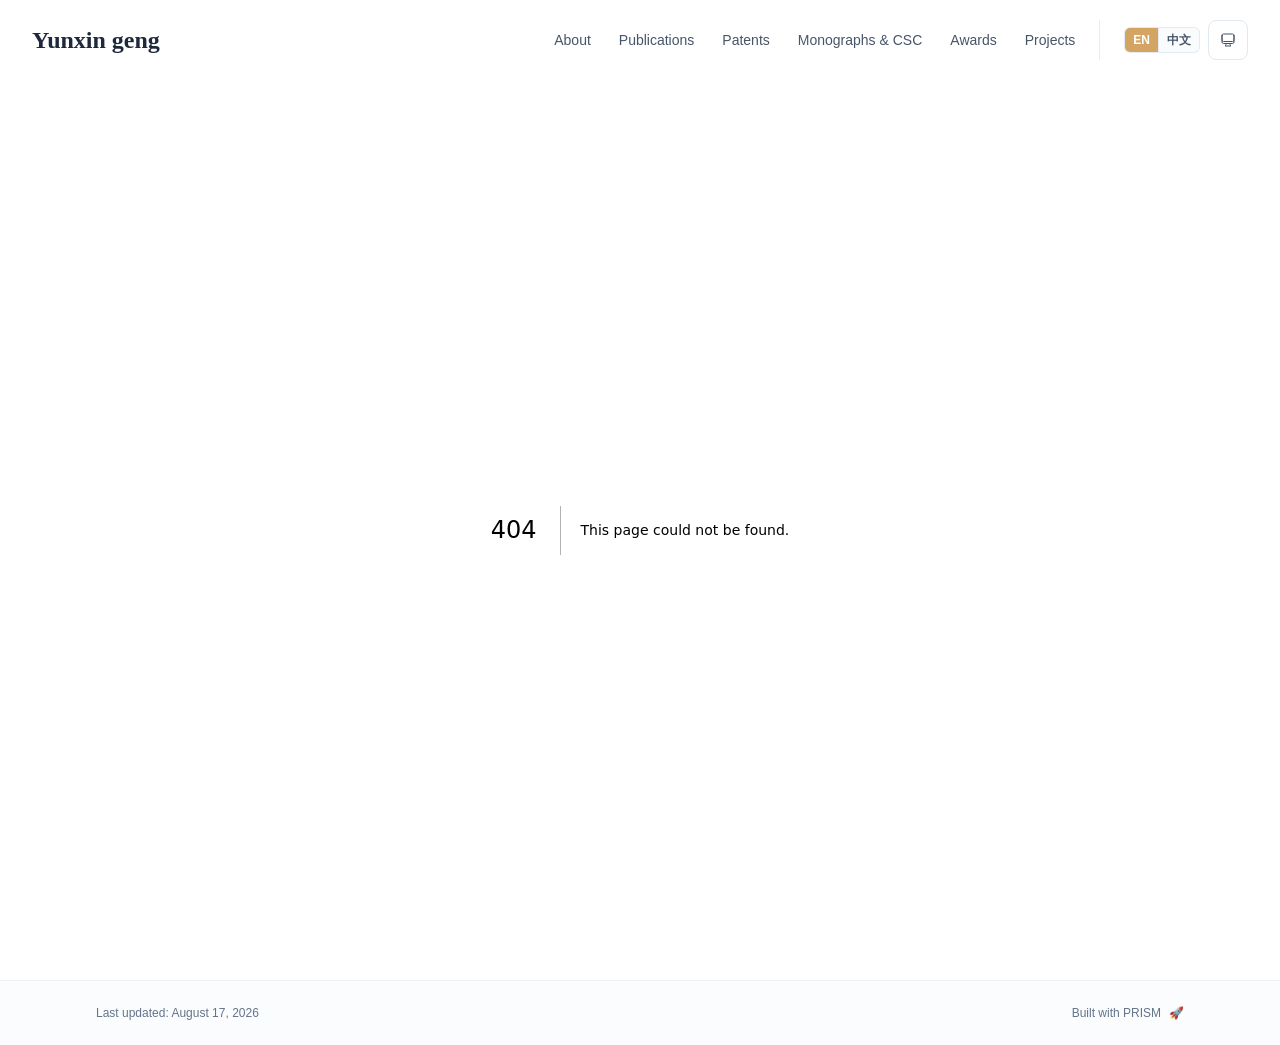
<file: out/404/index.html>
<!DOCTYPE html><html lang="en" class="scroll-smooth"><head><meta charSet="utf-8"/><meta name="viewport" content="width=device-width, initial-scale=1"/><link rel="stylesheet" href="/_next/static/css/6cdf7c1259495151.css" data-precedence="next"/><link rel="preload" as="script" fetchPriority="low" href="/_next/static/chunks/webpack-679b75d1c4c2027c.js"/><script src="/_next/static/chunks/4bd1b696-70b6d399998de86a.js" async=""></script><script src="/_next/static/chunks/684-5aaa8290a129f299.js" async=""></script><script src="/_next/static/chunks/main-app-f3a18ecd062d6eb9.js" async=""></script><script src="/_next/static/chunks/461-a9a5d7b05a71d978.js" async=""></script><script src="/_next/static/chunks/874-6cc630662f3664af.js" async=""></script><script src="/_next/static/chunks/550-e25fb60305c1b22e.js" async=""></script><script src="/_next/static/chunks/app/layout-3bc9bcfc9629e41c.js" async=""></script><meta name="robots" content="noindex"/><title>404: This page could not be found.</title><link rel="icon" href="/favicon.svg" type="image/svg+xml"/><link rel="dns-prefetch" href="https://jialeliu.com"/><link rel="preconnect" href="https://jialeliu.com" crossorigin=""/><link rel="preload" as="font" type="font/woff2" href="https://jialeliu.com/fonts/georgiab.woff2" crossorigin=""/><script>
              try {
                const theme = localStorage.getItem('theme-storage');
                const parsed = theme ? JSON.parse(theme) : null;
                const setting = parsed?.state?.theme || 'system';
                const prefersDark = typeof window !== 'undefined' && window.matchMedia && window.matchMedia('(prefers-color-scheme: dark)').matches;
                const effective = setting === 'dark' ? 'dark' : (setting === 'light' ? 'light' : (prefersDark ? 'dark' : 'light'));
                var root = document.documentElement;
                root.classList.add(effective);
                root.setAttribute('data-theme', effective);
              } catch (e) {
                var root = document.documentElement;
                root.classList.add('light');
                root.setAttribute('data-theme', 'light');
              }
            </script><script>
    try {
      const cfg = {"enabled":true,"locales":["zh","en"],"defaultLocale":"en","mode":"auto","fixedLocale":"en","persist":true,"switcher":true,"labels":{"zh":"中文","en":"English"}};
      const storageKey = 'locale-storage';
      const normalize = (value) => typeof value === 'string' ? value.trim().replace('_', '-').toLowerCase() : '';
      const matchLocale = (candidate) => {
        const normalized = normalize(candidate);
        if (!normalized) return null;
        if (cfg.locales.includes(normalized)) return normalized;
        const language = normalized.split('-')[0];
        if (cfg.locales.includes(language)) return language;
        return null;
      };

      let resolved = null;

      if (!cfg.enabled) {
        resolved = cfg.defaultLocale;
      } else if (cfg.persist) {
        resolved = matchLocale(localStorage.getItem(storageKey));
      }

      if (!resolved) {
        if (cfg.mode === 'fixed') {
          resolved = cfg.fixedLocale;
        } else {
          resolved = matchLocale(navigator.language);
        }
      }

      if (!resolved) {
        resolved = cfg.defaultLocale;
      }

      const root = document.documentElement;
      root.lang = resolved;
      root.setAttribute('data-locale', resolved);

      if (cfg.persist) {
        localStorage.setItem(storageKey, resolved);
      }
    } catch (e) {
      const root = document.documentElement;
      root.lang = 'en';
      root.setAttribute('data-locale', 'en');
    }
  </script><title>Yunxin geng</title><meta name="description" content="Engineer at Shanghai Satellite Network Research Institute Company Ltd. (State Key Laboratory of Satellite Network), also an PhD student at Beijing University of Posts and Telecommunications."/><meta name="author" content="Yunxin Geng"/><meta name="keywords" content="Yunxin Geng,PhD,Research,State Key Laboratory of Satellite Network,Shanghai Satellite Network Research Institute Company Ltd.,Beijing University of Posts and Telecommunications"/><meta name="creator" content="Yunxin Geng"/><meta name="publisher" content="Yunxin Geng"/><meta property="og:title" content="Yunxin geng"/><meta property="og:description" content="Engineer at Shanghai Satellite Network Research Institute Company Ltd. (State Key Laboratory of Satellite Network), also an PhD student at Beijing University of Posts and Telecommunications."/><meta property="og:site_name" content="Yunxin Geng&#x27;s Academic Website"/><meta property="og:locale" content="en_US"/><meta property="og:type" content="website"/><meta name="twitter:card" content="summary"/><meta name="twitter:title" content="Yunxin geng"/><meta name="twitter:description" content="Engineer at Shanghai Satellite Network Research Institute Company Ltd. (State Key Laboratory of Satellite Network), also an PhD student at Beijing University of Posts and Telecommunications."/><link rel="icon" href="/favicon.svg"/><script>document.querySelectorAll('body link[rel="icon"], body link[rel="apple-touch-icon"]').forEach(el => document.head.appendChild(el))</script><script src="/_next/static/chunks/polyfills-42372ed130431b0a.js" noModule=""></script></head><body class="font-sans antialiased"><div style="visibility:hidden"><nav class="fixed top-0 left-0 right-0 z-50" data-headlessui-state=""><div class="transition-all duration-300 ease-out bg-transparent" style="transform:translateY(-100px)"><div class="max-w-7xl mx-auto px-4 sm:px-6 lg:px-8"><div class="flex justify-between items-center h-16 lg:h-20"><div class="flex-shrink-0" tabindex="0"><a class="text-xl lg:text-2xl font-serif font-semibold text-primary hover:text-accent transition-colors duration-200" href="/">Yunxin geng</a></div><div class="hidden lg:block"><div class="ml-10 flex items-center space-x-3"><div class="relative flex items-baseline space-x-1"><a data-nav-href="/" class="relative px-3 py-2 text-sm font-medium rounded-lg transition-colors duration-150 text-neutral-600" href="/">About</a><a data-nav-href="/publications" class="relative px-3 py-2 text-sm font-medium rounded-lg transition-colors duration-150 text-neutral-600" href="/publications/">Publications</a><a data-nav-href="/patents" class="relative px-3 py-2 text-sm font-medium rounded-lg transition-colors duration-150 text-neutral-600" href="/patents/">Patents</a><a data-nav-href="/monographs" class="relative px-3 py-2 text-sm font-medium rounded-lg transition-colors duration-150 text-neutral-600" href="/monographs/">Monographs &amp; CSC</a><a data-nav-href="/awards" class="relative px-3 py-2 text-sm font-medium rounded-lg transition-colors duration-150 text-neutral-600" href="/awards/">Awards</a><a data-nav-href="/projects" class="relative px-3 py-2 text-sm font-medium rounded-lg transition-colors duration-150 text-neutral-600" href="/projects/">Projects</a></div><div class="flex items-center gap-2 border-l border-neutral-200/80 pl-6 dark:border-neutral-700/80"><div class="w-[76px] h-[26px] rounded-md border border-neutral-200/80 bg-neutral-50/80 dark:border-neutral-600 dark:bg-neutral-800/60"><div class="h-full w-1/2 rounded-l-md bg-neutral-300/70 animate-pulse dark:bg-neutral-700"></div></div><div class="flex items-center justify-center w-10 h-10 rounded-lg border border-neutral-200 dark:border-[rgba(148,163,184,0.24)] bg-background dark:bg-neutral-800"><div class="w-4 h-4 rounded-full bg-neutral-300 animate-pulse"></div></div></div></div></div><div class="lg:hidden flex items-center space-x-2"><div class="w-[76px] h-[26px] rounded-md border border-neutral-200/80 bg-neutral-50/80 dark:border-neutral-600 dark:bg-neutral-800/60"><div class="h-full w-1/2 rounded-l-md bg-neutral-300/70 animate-pulse dark:bg-neutral-700"></div></div><div class="flex items-center justify-center w-10 h-10 rounded-lg border border-neutral-200 dark:border-[rgba(148,163,184,0.24)] bg-background dark:bg-neutral-800"><div class="w-4 h-4 rounded-full bg-neutral-300 animate-pulse"></div></div><button class="inline-flex items-center justify-center p-2 rounded-md text-neutral-600 hover:text-primary hover:bg-neutral-100 dark:hover:bg-neutral-800 focus:outline-none focus:ring-2 focus:ring-inset focus:ring-accent transition-colors duration-200" id="headlessui-disclosure-button-«R7pdb»" type="button" aria-expanded="false" data-headlessui-state=""><span class="sr-only">Open main menu</span><div><svg xmlns="http://www.w3.org/2000/svg" fill="none" viewBox="0 0 24 24" stroke-width="1.5" stroke="currentColor" aria-hidden="true" data-slot="icon" class="block h-6 w-6"><path stroke-linecap="round" stroke-linejoin="round" d="M3.75 6.75h16.5M3.75 12h16.5m-16.5 5.25h16.5"></path></svg></div></button></div></div></div></div></nav><main class="min-h-screen pt-16 lg:pt-20"><div style="font-family:system-ui,&quot;Segoe UI&quot;,Roboto,Helvetica,Arial,sans-serif,&quot;Apple Color Emoji&quot;,&quot;Segoe UI Emoji&quot;;height:100vh;text-align:center;display:flex;flex-direction:column;align-items:center;justify-content:center"><div><style>body{color:#000;background:#fff;margin:0}.next-error-h1{border-right:1px solid rgba(0,0,0,.3)}@media (prefers-color-scheme:dark){body{color:#fff;background:#000}.next-error-h1{border-right:1px solid rgba(255,255,255,.3)}}</style><h1 class="next-error-h1" style="display:inline-block;margin:0 20px 0 0;padding:0 23px 0 0;font-size:24px;font-weight:500;vertical-align:top;line-height:49px">404</h1><div style="display:inline-block"><h2 style="font-size:14px;font-weight:400;line-height:49px;margin:0">This page could not be found.</h2></div></div></div><!--$--><!--/$--><!--$--><!--/$--></main><footer class="border-t border-neutral-200/50 bg-neutral-50/50 dark:bg-neutral-900/50 dark:border-neutral-700/50"><div class="max-w-6xl mx-auto px-4 sm:px-6 lg:px-8 py-6"><div class="flex flex-col sm:flex-row justify-between items-center gap-2"><p class="text-xs text-neutral-500">Last updated<!-- -->: <!-- -->August 17, 2026</p><p class="text-xs text-neutral-500 flex items-center"><a href="https://github.com/xyjoey/PRISM" target="_blank" rel="noopener noreferrer">Built with PRISM</a><span class="ml-2">🚀</span></p></div></div></footer></div><script src="/_next/static/chunks/webpack-679b75d1c4c2027c.js" async=""></script><script>(self.__next_f=self.__next_f||[]).push([0])</script><script>self.__next_f.push([1,"1:\"$Sreact.fragment\"\n3:I[3719,[\"461\",\"static/chunks/461-a9a5d7b05a71d978.js\",\"874\",\"static/chunks/874-6cc630662f3664af.js\",\"550\",\"static/chunks/550-e25fb60305c1b22e.js\",\"177\",\"static/chunks/app/layout-3bc9bcfc9629e41c.js\"],\"ThemeProvider\"]\n4:I[310,[\"461\",\"static/chunks/461-a9a5d7b05a71d978.js\",\"874\",\"static/chunks/874-6cc630662f3664af.js\",\"550\",\"static/chunks/550-e25fb60305c1b22e.js\",\"177\",\"static/chunks/app/layout-3bc9bcfc9629e41c.js\"],\"LocaleProvider\"]\n5:I[4574,[\"461\",\"static/chunks/461-a9a5d7b05a71d978.js\",\"874\",\"static/chunks/874-6cc630662f3664af.js\",\"550\",\"static/chunks/550-e25fb60305c1b22e.js\",\"177\",\"static/chunks/app/layout-3bc9bcfc9629e41c.js\"],\"default\"]\n6:I[7555,[],\"\"]\n7:I[1295,[],\"\"]\n8:I[2548,[\"461\",\"static/chunks/461-a9a5d7b05a71d978.js\",\"874\",\"static/chunks/874-6cc630662f3664af.js\",\"550\",\"static/chunks/550-e25fb60305c1b22e.js\",\"177\",\"static/chunks/app/layout-3bc9bcfc9629e41c.js\"],\"default\"]\n9:I[9665,[],\"MetadataBoundary\"]\nb:I[9665,[],\"OutletBoundary\"]\ne:I[4911,[],\"AsyncMetadataOutlet\"]\n10:I[9665,[],\"ViewportBoundary\"]\n12:I[6614,[],\"\"]\n:HL[\"/_next/static/css/6cdf7c1259495151.css\",\"style\"]\n2:T5d7,\n    try {\n      const cfg = {\"enabled\":true,\"locales\":[\"zh\",\"en\"],\"defaultLocale\":\"en\",\"mode\":\"auto\",\"fixedLocale\":\"en\",\"persist\":true,\"switcher\":true,\"labels\":{\"zh\":\"中文\",\"en\":\"English\"}};\n      const storageKey = 'locale-storage';\n      const normalize = (value) =\u003e typeof value === 'string' ? value.trim().replace('_', '-').toLowerCase() : '';\n      const matchLocale = (candidate) =\u003e {\n        const normalized = normalize(candidate);\n        if (!normalized) return null;\n        if (cfg.locales.includes(normalized)) return normalized;\n        const language = normalized.split('-')[0];\n        if (cfg.locales.includes(language)) return language;\n        return null;\n      };\n\n      let resolved = null;\n\n      if (!cfg.enabled) {\n        resolved = cfg.defaultLocale;\n      } else if (cfg.persist) {\n        resolved = matchLocale(localStorage.getItem(storageKey));\n      }\n\n      if (!resolved) {\n        if ("])</script><script>self.__next_f.push([1,"cfg.mode === 'fixed') {\n          resolved = cfg.fixedLocale;\n        } else {\n          resolved = matchLocale(navigator.language);\n        }\n      }\n\n      if (!resolved) {\n        resolved = cfg.defaultLocale;\n      }\n\n      const root = document.documentElement;\n      root.lang = resolved;\n      root.setAttribute('data-locale', resolved);\n\n      if (cfg.persist) {\n        localStorage.setItem(storageKey, resolved);\n      }\n    } catch (e) {\n      const root = document.documentElement;\n      root.lang = 'en';\n      root.setAttribute('data-locale', 'en');\n    }\n  "])</script><script>self.__next_f.push([1,"0:{\"P\":null,\"b\":\"wiYjIw5OgVNHioCKKRGXk\",\"p\":\"\",\"c\":[\"\",\"_not-found\",\"\"],\"i\":false,\"f\":[[[\"\",{\"children\":[\"/_not-found\",{\"children\":[\"__PAGE__\",{}]}]},\"$undefined\",\"$undefined\",true],[\"\",[\"$\",\"$1\",\"c\",{\"children\":[[[\"$\",\"link\",\"0\",{\"rel\":\"stylesheet\",\"href\":\"/_next/static/css/6cdf7c1259495151.css\",\"precedence\":\"next\",\"crossOrigin\":\"$undefined\",\"nonce\":\"$undefined\"}]],[\"$\",\"html\",null,{\"lang\":\"en\",\"className\":\"scroll-smooth\",\"suppressHydrationWarning\":true,\"children\":[[\"$\",\"head\",null,{\"children\":[[\"$\",\"link\",null,{\"rel\":\"icon\",\"href\":\"/favicon.svg\",\"type\":\"image/svg+xml\"}],[\"$\",\"link\",null,{\"rel\":\"dns-prefetch\",\"href\":\"https://jialeliu.com\"}],[\"$\",\"link\",null,{\"rel\":\"preconnect\",\"href\":\"https://jialeliu.com\",\"crossOrigin\":\"\"}],[\"$\",\"link\",null,{\"rel\":\"preload\",\"as\":\"font\",\"type\":\"font/woff2\",\"href\":\"https://jialeliu.com/fonts/georgiab.woff2\",\"crossOrigin\":\"\"}],[\"$\",\"script\",null,{\"dangerouslySetInnerHTML\":{\"__html\":\"\\n              try {\\n                const theme = localStorage.getItem('theme-storage');\\n                const parsed = theme ? JSON.parse(theme) : null;\\n                const setting = parsed?.state?.theme || 'system';\\n                const prefersDark = typeof window !== 'undefined' \u0026\u0026 window.matchMedia \u0026\u0026 window.matchMedia('(prefers-color-scheme: dark)').matches;\\n                const effective = setting === 'dark' ? 'dark' : (setting === 'light' ? 'light' : (prefersDark ? 'dark' : 'light'));\\n                var root = document.documentElement;\\n                root.classList.add(effective);\\n                root.setAttribute('data-theme', effective);\\n              } catch (e) {\\n                var root = document.documentElement;\\n                root.classList.add('light');\\n                root.setAttribute('data-theme', 'light');\\n              }\\n            \"}}],[\"$\",\"script\",null,{\"dangerouslySetInnerHTML\":{\"__html\":\"$2\"}}]]}],[\"$\",\"body\",null,{\"className\":\"font-sans antialiased\",\"children\":[\"$\",\"$L3\",null,{\"children\":[\"$\",\"$L4\",null,{\"config\":{\"enabled\":true,\"locales\":[\"zh\",\"en\"],\"defaultLocale\":\"en\",\"mode\":\"auto\",\"fixedLocale\":\"en\",\"persist\":true,\"switcher\":true,\"labels\":{\"zh\":\"中文\",\"en\":\"English\"}},\"children\":[[\"$\",\"$L5\",null,{\"items\":[{\"title\":\"About\",\"type\":\"page\",\"target\":\"about\",\"href\":\"/\"},{\"title\":\"Publications\",\"type\":\"page\",\"target\":\"publications\",\"href\":\"/publications\"},{\"title\":\"Patents\",\"type\":\"page\",\"target\":\"patents\",\"href\":\"/patents\"},{\"title\":\"Monographs \u0026 CSC\",\"type\":\"page\",\"target\":\"monographs\",\"href\":\"/monographs\"},{\"title\":\"Awards\",\"type\":\"page\",\"target\":\"awards\",\"href\":\"/awards\"},{\"title\":\"Projects\",\"type\":\"page\",\"target\":\"projects\",\"href\":\"/projects\"}],\"siteTitle\":\"Yunxin geng\",\"enableOnePageMode\":false,\"i18n\":\"$0:f:0:1:1:props:children:1:props:children:1:props:children:props:children:props:config\",\"itemsByLocale\":{\"zh\":[{\"title\":\"主页\",\"type\":\"page\",\"target\":\"about\",\"href\":\"/\"},{\"title\":\"论文\",\"type\":\"page\",\"target\":\"publications\",\"href\":\"/publications\"},{\"title\":\"专利\",\"type\":\"page\",\"target\":\"patents\",\"href\":\"/patents\"},{\"title\":\"著作 \u0026 软件\",\"type\":\"page\",\"target\":\"monographs\",\"href\":\"/monographs\"},{\"title\":\"奖项\",\"type\":\"page\",\"target\":\"awards\",\"href\":\"/awards\"},{\"title\":\"项目\",\"type\":\"page\",\"target\":\"projects\",\"href\":\"/projects\"}],\"en\":[{\"title\":\"About\",\"type\":\"page\",\"target\":\"about\",\"href\":\"/\"},{\"title\":\"Publications\",\"type\":\"page\",\"target\":\"publications\",\"href\":\"/publications\"},{\"title\":\"Patents\",\"type\":\"page\",\"target\":\"patents\",\"href\":\"/patents\"},{\"title\":\"Monographs \u0026 CSC\",\"type\":\"page\",\"target\":\"monographs\",\"href\":\"/monographs\"},{\"title\":\"Awards\",\"type\":\"page\",\"target\":\"awards\",\"href\":\"/awards\"},{\"title\":\"Projects\",\"type\":\"page\",\"target\":\"projects\",\"href\":\"/projects\"}]},\"siteTitleByLocale\":{\"zh\":\"耿运鑫\",\"en\":\"Yunxin geng\"}}],[\"$\",\"main\",null,{\"className\":\"min-h-screen pt-16 lg:pt-20\",\"children\":[\"$\",\"$L6\",null,{\"parallelRouterKey\":\"children\",\"error\":\"$undefined\",\"errorStyles\":\"$undefined\",\"errorScripts\":\"$undefined\",\"template\":[\"$\",\"$L7\",null,{}],\"templateStyles\":\"$undefined\",\"templateScripts\":\"$undefined\",\"notFound\":[[[\"$\",\"title\",null,{\"children\":\"404: This page could not be found.\"}],[\"$\",\"div\",null,{\"style\":{\"fontFamily\":\"system-ui,\\\"Segoe UI\\\",Roboto,Helvetica,Arial,sans-serif,\\\"Apple Color Emoji\\\",\\\"Segoe UI Emoji\\\"\",\"height\":\"100vh\",\"textAlign\":\"center\",\"display\":\"flex\",\"flexDirection\":\"column\",\"alignItems\":\"center\",\"justifyContent\":\"center\"},\"children\":[\"$\",\"div\",null,{\"children\":[[\"$\",\"style\",null,{\"dangerouslySetInnerHTML\":{\"__html\":\"body{color:#000;background:#fff;margin:0}.next-error-h1{border-right:1px solid rgba(0,0,0,.3)}@media (prefers-color-scheme:dark){body{color:#fff;background:#000}.next-error-h1{border-right:1px solid rgba(255,255,255,.3)}}\"}}],[\"$\",\"h1\",null,{\"className\":\"next-error-h1\",\"style\":{\"display\":\"inline-block\",\"margin\":\"0 20px 0 0\",\"padding\":\"0 23px 0 0\",\"fontSize\":24,\"fontWeight\":500,\"verticalAlign\":\"top\",\"lineHeight\":\"49px\"},\"children\":404}],[\"$\",\"div\",null,{\"style\":{\"display\":\"inline-block\"},\"children\":[\"$\",\"h2\",null,{\"style\":{\"fontSize\":14,\"fontWeight\":400,\"lineHeight\":\"49px\",\"margin\":0},\"children\":\"This page could not be found.\"}]}]]}]}]],[]],\"forbidden\":\"$undefined\",\"unauthorized\":\"$undefined\"}]}],[\"$\",\"$L8\",null,{\"lastUpdated\":\"August 17, 2026\",\"lastUpdatedByLocale\":{\"zh\":\"2026年8月17日\",\"en\":\"August 17, 2026\"},\"defaultLocale\":\"en\"}]]}]}]}]]}]]}],{\"children\":[\"/_not-found\",[\"$\",\"$1\",\"c\",{\"children\":[null,[\"$\",\"$L6\",null,{\"parallelRouterKey\":\"children\",\"error\":\"$undefined\",\"errorStyles\":\"$undefined\",\"errorScripts\":\"$undefined\",\"template\":[\"$\",\"$L7\",null,{}],\"templateStyles\":\"$undefined\",\"templateScripts\":\"$undefined\",\"notFound\":\"$undefined\",\"forbidden\":\"$undefined\",\"unauthorized\":\"$undefined\"}]]}],{\"children\":[\"__PAGE__\",[\"$\",\"$1\",\"c\",{\"children\":[[[\"$\",\"title\",null,{\"children\":\"404: This page could not be found.\"}],[\"$\",\"div\",null,{\"style\":\"$0:f:0:1:1:props:children:1:props:children:1:props:children:props:children:props:children:1:props:children:props:notFound:0:1:props:style\",\"children\":[\"$\",\"div\",null,{\"children\":[[\"$\",\"style\",null,{\"dangerouslySetInnerHTML\":{\"__html\":\"body{color:#000;background:#fff;margin:0}.next-error-h1{border-right:1px solid rgba(0,0,0,.3)}@media (prefers-color-scheme:dark){body{color:#fff;background:#000}.next-error-h1{border-right:1px solid rgba(255,255,255,.3)}}\"}}],[\"$\",\"h1\",null,{\"className\":\"next-error-h1\",\"style\":\"$0:f:0:1:1:props:children:1:props:children:1:props:children:props:children:props:children:1:props:children:props:notFound:0:1:props:children:props:children:1:props:style\",\"children\":404}],[\"$\",\"div\",null,{\"style\":\"$0:f:0:1:1:props:children:1:props:children:1:props:children:props:children:props:children:1:props:children:props:notFound:0:1:props:children:props:children:2:props:style\",\"children\":[\"$\",\"h2\",null,{\"style\":\"$0:f:0:1:1:props:children:1:props:children:1:props:children:props:children:props:children:1:props:children:props:notFound:0:1:props:children:props:children:2:props:children:props:style\",\"children\":\"This page could not be found.\"}]}]]}]}]],[\"$\",\"$L9\",null,{\"children\":\"$La\"}],null,[\"$\",\"$Lb\",null,{\"children\":[\"$Lc\",\"$Ld\",[\"$\",\"$Le\",null,{\"promise\":\"$@f\"}]]}]]}],{},null,false]},null,false]},null,false],[\"$\",\"$1\",\"h\",{\"children\":[[\"$\",\"meta\",null,{\"name\":\"robots\",\"content\":\"noindex\"}],[\"$\",\"$1\",\"rW-KP6iSGsBNaN15gWA9C\",{\"children\":[[\"$\",\"$L10\",null,{\"children\":\"$L11\"}],null]}],null]}],false]],\"m\":\"$undefined\",\"G\":[\"$12\",\"$undefined\"],\"s\":false,\"S\":true}\n"])</script><script>self.__next_f.push([1,"13:\"$Sreact.suspense\"\n14:I[4911,[],\"AsyncMetadata\"]\na:[\"$\",\"$13\",null,{\"fallback\":null,\"children\":[\"$\",\"$L14\",null,{\"promise\":\"$@15\"}]}]\n"])</script><script>self.__next_f.push([1,"d:null\n"])</script><script>self.__next_f.push([1,"11:[[\"$\",\"meta\",\"0\",{\"charSet\":\"utf-8\"}],[\"$\",\"meta\",\"1\",{\"name\":\"viewport\",\"content\":\"width=device-width, initial-scale=1\"}]]\nc:null\n"])</script><script>self.__next_f.push([1,"15:{\"metadata\":[[\"$\",\"title\",\"0\",{\"children\":\"Yunxin geng\"}],[\"$\",\"meta\",\"1\",{\"name\":\"description\",\"content\":\"Engineer at Shanghai Satellite Network Research Institute Company Ltd. (State Key Laboratory of Satellite Network), also an PhD student at Beijing University of Posts and Telecommunications.\"}],[\"$\",\"meta\",\"2\",{\"name\":\"author\",\"content\":\"Yunxin Geng\"}],[\"$\",\"meta\",\"3\",{\"name\":\"keywords\",\"content\":\"Yunxin Geng,PhD,Research,State Key Laboratory of Satellite Network,Shanghai Satellite Network Research Institute Company Ltd.,Beijing University of Posts and Telecommunications\"}],[\"$\",\"meta\",\"4\",{\"name\":\"creator\",\"content\":\"Yunxin Geng\"}],[\"$\",\"meta\",\"5\",{\"name\":\"publisher\",\"content\":\"Yunxin Geng\"}],[\"$\",\"meta\",\"6\",{\"property\":\"og:title\",\"content\":\"Yunxin geng\"}],[\"$\",\"meta\",\"7\",{\"property\":\"og:description\",\"content\":\"Engineer at Shanghai Satellite Network Research Institute Company Ltd. (State Key Laboratory of Satellite Network), also an PhD student at Beijing University of Posts and Telecommunications.\"}],[\"$\",\"meta\",\"8\",{\"property\":\"og:site_name\",\"content\":\"Yunxin Geng's Academic Website\"}],[\"$\",\"meta\",\"9\",{\"property\":\"og:locale\",\"content\":\"en_US\"}],[\"$\",\"meta\",\"10\",{\"property\":\"og:type\",\"content\":\"website\"}],[\"$\",\"meta\",\"11\",{\"name\":\"twitter:card\",\"content\":\"summary\"}],[\"$\",\"meta\",\"12\",{\"name\":\"twitter:title\",\"content\":\"Yunxin geng\"}],[\"$\",\"meta\",\"13\",{\"name\":\"twitter:description\",\"content\":\"Engineer at Shanghai Satellite Network Research Institute Company Ltd. (State Key Laboratory of Satellite Network), also an PhD student at Beijing University of Posts and Telecommunications.\"}],[\"$\",\"link\",\"14\",{\"rel\":\"icon\",\"href\":\"/favicon.svg\"}]],\"error\":null,\"digest\":\"$undefined\"}\nf:{\"metadata\":\"$15:metadata\",\"error\":null,\"digest\":\"$undefined\"}\n"])</script></body></html>
</file>
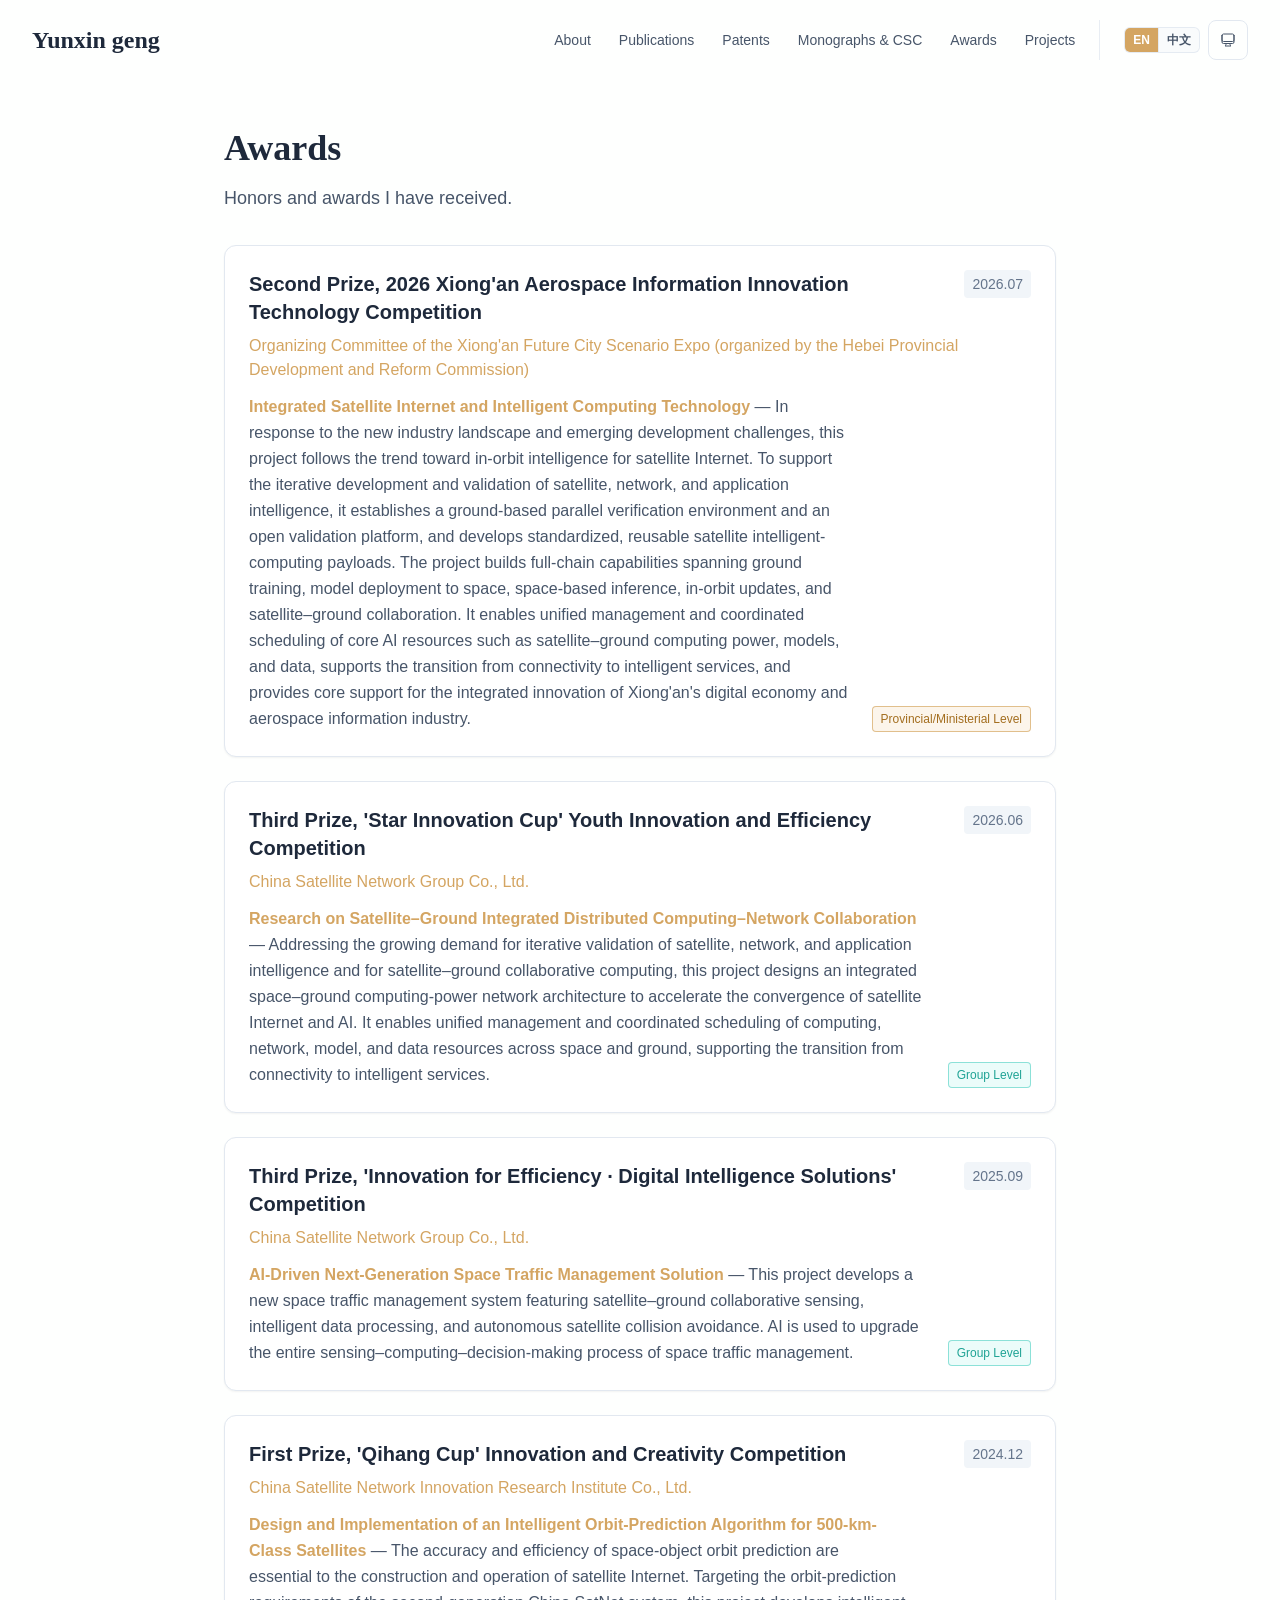
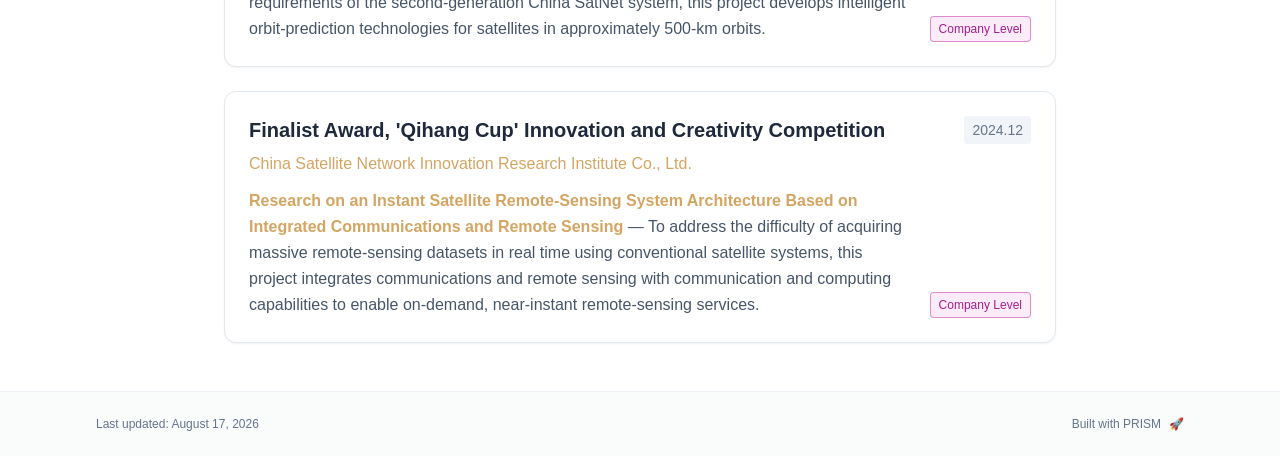
<file: out/awards/index.html>
<!DOCTYPE html><html lang="en" class="scroll-smooth"><head><meta charSet="utf-8"/><meta name="viewport" content="width=device-width, initial-scale=1"/><link rel="stylesheet" href="/_next/static/css/6cdf7c1259495151.css" data-precedence="next"/><link rel="preload" as="script" fetchPriority="low" href="/_next/static/chunks/webpack-679b75d1c4c2027c.js"/><script src="/_next/static/chunks/4bd1b696-70b6d399998de86a.js" async=""></script><script src="/_next/static/chunks/684-5aaa8290a129f299.js" async=""></script><script src="/_next/static/chunks/main-app-f3a18ecd062d6eb9.js" async=""></script><script src="/_next/static/chunks/461-a9a5d7b05a71d978.js" async=""></script><script src="/_next/static/chunks/874-6cc630662f3664af.js" async=""></script><script src="/_next/static/chunks/550-e25fb60305c1b22e.js" async=""></script><script src="/_next/static/chunks/app/layout-3bc9bcfc9629e41c.js" async=""></script><script src="/_next/static/chunks/178-595a94b9af1e67b5.js" async=""></script><script src="/_next/static/chunks/748-7f55fe3ee213699f.js" async=""></script><script src="/_next/static/chunks/app/%5Bslug%5D/page-995fbcccb0fed30b.js" async=""></script><link rel="icon" href="/favicon.svg" type="image/svg+xml"/><link rel="dns-prefetch" href="https://jialeliu.com"/><link rel="preconnect" href="https://jialeliu.com" crossorigin=""/><link rel="preload" as="font" type="font/woff2" href="https://jialeliu.com/fonts/georgiab.woff2" crossorigin=""/><script>
              try {
                const theme = localStorage.getItem('theme-storage');
                const parsed = theme ? JSON.parse(theme) : null;
                const setting = parsed?.state?.theme || 'system';
                const prefersDark = typeof window !== 'undefined' && window.matchMedia && window.matchMedia('(prefers-color-scheme: dark)').matches;
                const effective = setting === 'dark' ? 'dark' : (setting === 'light' ? 'light' : (prefersDark ? 'dark' : 'light'));
                var root = document.documentElement;
                root.classList.add(effective);
                root.setAttribute('data-theme', effective);
              } catch (e) {
                var root = document.documentElement;
                root.classList.add('light');
                root.setAttribute('data-theme', 'light');
              }
            </script><script>
    try {
      const cfg = {"enabled":true,"locales":["zh","en"],"defaultLocale":"en","mode":"auto","fixedLocale":"en","persist":true,"switcher":true,"labels":{"zh":"中文","en":"English"}};
      const storageKey = 'locale-storage';
      const normalize = (value) => typeof value === 'string' ? value.trim().replace('_', '-').toLowerCase() : '';
      const matchLocale = (candidate) => {
        const normalized = normalize(candidate);
        if (!normalized) return null;
        if (cfg.locales.includes(normalized)) return normalized;
        const language = normalized.split('-')[0];
        if (cfg.locales.includes(language)) return language;
        return null;
      };

      let resolved = null;

      if (!cfg.enabled) {
        resolved = cfg.defaultLocale;
      } else if (cfg.persist) {
        resolved = matchLocale(localStorage.getItem(storageKey));
      }

      if (!resolved) {
        if (cfg.mode === 'fixed') {
          resolved = cfg.fixedLocale;
        } else {
          resolved = matchLocale(navigator.language);
        }
      }

      if (!resolved) {
        resolved = cfg.defaultLocale;
      }

      const root = document.documentElement;
      root.lang = resolved;
      root.setAttribute('data-locale', resolved);

      if (cfg.persist) {
        localStorage.setItem(storageKey, resolved);
      }
    } catch (e) {
      const root = document.documentElement;
      root.lang = 'en';
      root.setAttribute('data-locale', 'en');
    }
  </script><title>Awards | Yunxin geng</title><meta name="description" content="Honors and awards I have received."/><meta name="author" content="Yunxin Geng"/><meta name="keywords" content="Yunxin Geng,PhD,Research,State Key Laboratory of Satellite Network,Shanghai Satellite Network Research Institute Company Ltd.,Beijing University of Posts and Telecommunications"/><meta name="creator" content="Yunxin Geng"/><meta name="publisher" content="Yunxin Geng"/><meta property="og:title" content="Yunxin geng"/><meta property="og:description" content="Engineer at Shanghai Satellite Network Research Institute Company Ltd. (State Key Laboratory of Satellite Network), also an PhD student at Beijing University of Posts and Telecommunications."/><meta property="og:site_name" content="Yunxin Geng&#x27;s Academic Website"/><meta property="og:locale" content="en_US"/><meta property="og:type" content="website"/><meta name="twitter:card" content="summary"/><meta name="twitter:title" content="Yunxin geng"/><meta name="twitter:description" content="Engineer at Shanghai Satellite Network Research Institute Company Ltd. (State Key Laboratory of Satellite Network), also an PhD student at Beijing University of Posts and Telecommunications."/><link rel="icon" href="/favicon.svg"/><script>document.querySelectorAll('body link[rel="icon"], body link[rel="apple-touch-icon"]').forEach(el => document.head.appendChild(el))</script><script src="/_next/static/chunks/polyfills-42372ed130431b0a.js" noModule=""></script></head><body class="font-sans antialiased"><div style="visibility:hidden"><nav class="fixed top-0 left-0 right-0 z-50" data-headlessui-state=""><div class="transition-all duration-300 ease-out bg-transparent" style="transform:translateY(-100px)"><div class="max-w-7xl mx-auto px-4 sm:px-6 lg:px-8"><div class="flex justify-between items-center h-16 lg:h-20"><div class="flex-shrink-0" tabindex="0"><a class="text-xl lg:text-2xl font-serif font-semibold text-primary hover:text-accent transition-colors duration-200" href="/">Yunxin geng</a></div><div class="hidden lg:block"><div class="ml-10 flex items-center space-x-3"><div class="relative flex items-baseline space-x-1"><a data-nav-href="/" class="relative px-3 py-2 text-sm font-medium rounded-lg transition-colors duration-150 text-neutral-600" href="/">About</a><a data-nav-href="/publications" class="relative px-3 py-2 text-sm font-medium rounded-lg transition-colors duration-150 text-neutral-600" href="/publications/">Publications</a><a data-nav-href="/patents" class="relative px-3 py-2 text-sm font-medium rounded-lg transition-colors duration-150 text-neutral-600" href="/patents/">Patents</a><a data-nav-href="/monographs" class="relative px-3 py-2 text-sm font-medium rounded-lg transition-colors duration-150 text-neutral-600" href="/monographs/">Monographs &amp; CSC</a><a data-nav-href="/awards" class="relative px-3 py-2 text-sm font-medium rounded-lg transition-colors duration-150 text-primary" href="/awards/">Awards</a><a data-nav-href="/projects" class="relative px-3 py-2 text-sm font-medium rounded-lg transition-colors duration-150 text-neutral-600" href="/projects/">Projects</a></div><div class="flex items-center gap-2 border-l border-neutral-200/80 pl-6 dark:border-neutral-700/80"><div class="w-[76px] h-[26px] rounded-md border border-neutral-200/80 bg-neutral-50/80 dark:border-neutral-600 dark:bg-neutral-800/60"><div class="h-full w-1/2 rounded-l-md bg-neutral-300/70 animate-pulse dark:bg-neutral-700"></div></div><div class="flex items-center justify-center w-10 h-10 rounded-lg border border-neutral-200 dark:border-[rgba(148,163,184,0.24)] bg-background dark:bg-neutral-800"><div class="w-4 h-4 rounded-full bg-neutral-300 animate-pulse"></div></div></div></div></div><div class="lg:hidden flex items-center space-x-2"><div class="w-[76px] h-[26px] rounded-md border border-neutral-200/80 bg-neutral-50/80 dark:border-neutral-600 dark:bg-neutral-800/60"><div class="h-full w-1/2 rounded-l-md bg-neutral-300/70 animate-pulse dark:bg-neutral-700"></div></div><div class="flex items-center justify-center w-10 h-10 rounded-lg border border-neutral-200 dark:border-[rgba(148,163,184,0.24)] bg-background dark:bg-neutral-800"><div class="w-4 h-4 rounded-full bg-neutral-300 animate-pulse"></div></div><button class="inline-flex items-center justify-center p-2 rounded-md text-neutral-600 hover:text-primary hover:bg-neutral-100 dark:hover:bg-neutral-800 focus:outline-none focus:ring-2 focus:ring-inset focus:ring-accent transition-colors duration-200" id="headlessui-disclosure-button-«R7pdb»" type="button" aria-expanded="false" data-headlessui-state=""><span class="sr-only">Open main menu</span><div><svg xmlns="http://www.w3.org/2000/svg" fill="none" viewBox="0 0 24 24" stroke-width="1.5" stroke="currentColor" aria-hidden="true" data-slot="icon" class="block h-6 w-6"><path stroke-linecap="round" stroke-linejoin="round" d="M3.75 6.75h16.5M3.75 12h16.5m-16.5 5.25h16.5"></path></svg></div></button></div></div></div></div></nav><main class="min-h-screen pt-16 lg:pt-20"><div class="max-w-4xl mx-auto px-4 sm:px-6 lg:px-8 py-12"><div style="opacity:0;transform:translateY(20px)"><div class="mb-8"><h1 class="text-4xl font-serif font-bold text-primary mb-4">Awards</h1><div class="text-lg text-neutral-600 dark:text-neutral-500 max-w-2xl leading-relaxed"><p class="mb-3 last:mb-0">Honors and awards I have received.</p></div></div><div class="space-y-12"><section><div class="grid gap-6"><div class="bg-white dark:bg-neutral-900 p-6 rounded-xl shadow-sm border border-neutral-200 dark:border-neutral-800 hover:shadow-lg transition-all duration-200 hover:scale-[1.01]" style="opacity:0;transform:translateY(20px)"><div class="flex justify-between items-start mb-2"><h3 class="text-xl font-semibold text-primary">Second Prize, 2026 Xiong&#x27;an Aerospace Information Innovation Technology Competition</h3><span class="shrink-0 whitespace-nowrap text-sm text-neutral-500 font-medium bg-neutral-100 dark:bg-neutral-800 px-2 py-1 rounded">2026.07</span></div><p class="text-base text-accent font-medium mb-3">Organizing Committee of the Xiong&#x27;an Future City Scenario Expo (organized by the Hebei Provincial Development and Reform Commission)</p><div class="flex flex-wrap items-end justify-between gap-x-6 gap-y-3"><div class="text-base min-w-0 flex-1 text-neutral-600 dark:text-neutral-500 leading-relaxed"><p class="mb-3 last:mb-0"><strong class="font-semibold text-accent">Integrated Satellite Internet and Intelligent Computing Technology</strong> — In response to the new industry landscape and emerging development challenges, this project follows the trend toward in-orbit intelligence for satellite Internet. To support the iterative development and validation of satellite, network, and application intelligence, it establishes a ground-based parallel verification environment and an open validation platform, and develops standardized, reusable satellite intelligent-computing payloads. The project builds full-chain capabilities spanning ground training, model deployment to space, space-based inference, in-orbit updates, and satellite–ground collaboration. It enables unified management and coordinated scheduling of core AI resources such as satellite–ground computing power, models, and data, supports the transition from connectivity to intelligent services, and provides core support for the integrated innovation of Xiong&#x27;an&#x27;s digital economy and aerospace information industry.</p></div><div class="ml-auto flex shrink-0 flex-wrap justify-end gap-2"><span class="card-tag rounded border px-2 py-1 text-xs font-medium" style="--tag-hue:36">Provincial/Ministerial Level</span></div></div></div><div class="bg-white dark:bg-neutral-900 p-6 rounded-xl shadow-sm border border-neutral-200 dark:border-neutral-800 hover:shadow-lg transition-all duration-200 hover:scale-[1.01]" style="opacity:0;transform:translateY(20px)"><div class="flex justify-between items-start mb-2"><h3 class="text-xl font-semibold text-primary">Third Prize, &#x27;Star Innovation Cup&#x27; Youth Innovation and Efficiency Competition</h3><span class="shrink-0 whitespace-nowrap text-sm text-neutral-500 font-medium bg-neutral-100 dark:bg-neutral-800 px-2 py-1 rounded">2026.06</span></div><p class="text-base text-accent font-medium mb-3">China Satellite Network Group Co., Ltd.</p><div class="flex flex-wrap items-end justify-between gap-x-6 gap-y-3"><div class="text-base min-w-0 flex-1 text-neutral-600 dark:text-neutral-500 leading-relaxed"><p class="mb-3 last:mb-0"><strong class="font-semibold text-accent">Research on Satellite–Ground Integrated Distributed Computing–Network Collaboration</strong> — Addressing the growing demand for iterative validation of satellite, network, and application intelligence and for satellite–ground collaborative computing, this project designs an integrated space–ground computing-power network architecture to accelerate the convergence of satellite Internet and AI. It enables unified management and coordinated scheduling of computing, network, model, and data resources across space and ground, supporting the transition from connectivity to intelligent services.</p></div><div class="ml-auto flex shrink-0 flex-wrap justify-end gap-2"><span class="card-tag rounded border px-2 py-1 text-xs font-medium" style="--tag-hue:173.508">Group Level</span></div></div></div><div class="bg-white dark:bg-neutral-900 p-6 rounded-xl shadow-sm border border-neutral-200 dark:border-neutral-800 hover:shadow-lg transition-all duration-200 hover:scale-[1.01]" style="opacity:0;transform:translateY(20px)"><div class="flex justify-between items-start mb-2"><h3 class="text-xl font-semibold text-primary">Third Prize, &#x27;Innovation for Efficiency · Digital Intelligence Solutions&#x27; Competition</h3><span class="shrink-0 whitespace-nowrap text-sm text-neutral-500 font-medium bg-neutral-100 dark:bg-neutral-800 px-2 py-1 rounded">2025.09</span></div><p class="text-base text-accent font-medium mb-3">China Satellite Network Group Co., Ltd.</p><div class="flex flex-wrap items-end justify-between gap-x-6 gap-y-3"><div class="text-base min-w-0 flex-1 text-neutral-600 dark:text-neutral-500 leading-relaxed"><p class="mb-3 last:mb-0"><strong class="font-semibold text-accent">AI-Driven Next-Generation Space Traffic Management Solution</strong> — This project develops a new space traffic management system featuring satellite–ground collaborative sensing, intelligent data processing, and autonomous satellite collision avoidance. AI is used to upgrade the entire sensing–computing–decision-making process of space traffic management.</p></div><div class="ml-auto flex shrink-0 flex-wrap justify-end gap-2"><span class="card-tag rounded border px-2 py-1 text-xs font-medium" style="--tag-hue:173.508">Group Level</span></div></div></div><div class="bg-white dark:bg-neutral-900 p-6 rounded-xl shadow-sm border border-neutral-200 dark:border-neutral-800 hover:shadow-lg transition-all duration-200 hover:scale-[1.01]" style="opacity:0;transform:translateY(20px)"><div class="flex justify-between items-start mb-2"><h3 class="text-xl font-semibold text-primary">First Prize, &#x27;Qihang Cup&#x27; Innovation and Creativity Competition</h3><span class="shrink-0 whitespace-nowrap text-sm text-neutral-500 font-medium bg-neutral-100 dark:bg-neutral-800 px-2 py-1 rounded">2024.12</span></div><p class="text-base text-accent font-medium mb-3">China Satellite Network Innovation Research Institute Co., Ltd.</p><div class="flex flex-wrap items-end justify-between gap-x-6 gap-y-3"><div class="text-base min-w-0 flex-1 text-neutral-600 dark:text-neutral-500 leading-relaxed"><p class="mb-3 last:mb-0"><strong class="font-semibold text-accent">Design and Implementation of an Intelligent Orbit-Prediction Algorithm for 500-km-Class Satellites</strong> — The accuracy and efficiency of space-object orbit prediction are essential to the construction and operation of satellite Internet. Targeting the orbit-prediction requirements of the second-generation China SatNet system, this project develops intelligent orbit-prediction technologies for satellites in approximately 500-km orbits.</p></div><div class="ml-auto flex shrink-0 flex-wrap justify-end gap-2"><span class="card-tag rounded border px-2 py-1 text-xs font-medium" style="--tag-hue:311.016">Company Level</span></div></div></div><div class="bg-white dark:bg-neutral-900 p-6 rounded-xl shadow-sm border border-neutral-200 dark:border-neutral-800 hover:shadow-lg transition-all duration-200 hover:scale-[1.01]" style="opacity:0;transform:translateY(20px)"><div class="flex justify-between items-start mb-2"><h3 class="text-xl font-semibold text-primary">Finalist Award, &#x27;Qihang Cup&#x27; Innovation and Creativity Competition</h3><span class="shrink-0 whitespace-nowrap text-sm text-neutral-500 font-medium bg-neutral-100 dark:bg-neutral-800 px-2 py-1 rounded">2024.12</span></div><p class="text-base text-accent font-medium mb-3">China Satellite Network Innovation Research Institute Co., Ltd.</p><div class="flex flex-wrap items-end justify-between gap-x-6 gap-y-3"><div class="text-base min-w-0 flex-1 text-neutral-600 dark:text-neutral-500 leading-relaxed"><p class="mb-3 last:mb-0"><strong class="font-semibold text-accent">Research on an Instant Satellite Remote-Sensing System Architecture Based on Integrated Communications and Remote Sensing</strong> — To address the difficulty of acquiring massive remote-sensing datasets in real time using conventional satellite systems, this project integrates communications and remote sensing with communication and computing capabilities to enable on-demand, near-instant remote-sensing services.</p></div><div class="ml-auto flex shrink-0 flex-wrap justify-end gap-2"><span class="card-tag rounded border px-2 py-1 text-xs font-medium" style="--tag-hue:311.016">Company Level</span></div></div></div></div></section></div></div></div><!--$--><!--/$--><!--$--><!--/$--></main><footer class="border-t border-neutral-200/50 bg-neutral-50/50 dark:bg-neutral-900/50 dark:border-neutral-700/50"><div class="max-w-6xl mx-auto px-4 sm:px-6 lg:px-8 py-6"><div class="flex flex-col sm:flex-row justify-between items-center gap-2"><p class="text-xs text-neutral-500">Last updated<!-- -->: <!-- -->August 17, 2026</p><p class="text-xs text-neutral-500 flex items-center"><a href="https://github.com/xyjoey/PRISM" target="_blank" rel="noopener noreferrer">Built with PRISM</a><span class="ml-2">🚀</span></p></div></div></footer></div><script src="/_next/static/chunks/webpack-679b75d1c4c2027c.js" async=""></script><script>(self.__next_f=self.__next_f||[]).push([0])</script><script>self.__next_f.push([1,"1:\"$Sreact.fragment\"\n3:I[3719,[\"461\",\"static/chunks/461-a9a5d7b05a71d978.js\",\"874\",\"static/chunks/874-6cc630662f3664af.js\",\"550\",\"static/chunks/550-e25fb60305c1b22e.js\",\"177\",\"static/chunks/app/layout-3bc9bcfc9629e41c.js\"],\"ThemeProvider\"]\n4:I[310,[\"461\",\"static/chunks/461-a9a5d7b05a71d978.js\",\"874\",\"static/chunks/874-6cc630662f3664af.js\",\"550\",\"static/chunks/550-e25fb60305c1b22e.js\",\"177\",\"static/chunks/app/layout-3bc9bcfc9629e41c.js\"],\"LocaleProvider\"]\n5:I[4574,[\"461\",\"static/chunks/461-a9a5d7b05a71d978.js\",\"874\",\"static/chunks/874-6cc630662f3664af.js\",\"550\",\"static/chunks/550-e25fb60305c1b22e.js\",\"177\",\"static/chunks/app/layout-3bc9bcfc9629e41c.js\"],\"default\"]\n6:I[7555,[],\"\"]\n7:I[1295,[],\"\"]\n8:I[2548,[\"461\",\"static/chunks/461-a9a5d7b05a71d978.js\",\"874\",\"static/chunks/874-6cc630662f3664af.js\",\"550\",\"static/chunks/550-e25fb60305c1b22e.js\",\"177\",\"static/chunks/app/layout-3bc9bcfc9629e41c.js\"],\"default\"]\na:I[9665,[],\"MetadataBoundary\"]\nc:I[9665,[],\"OutletBoundary\"]\nf:I[4911,[],\"AsyncMetadataOutlet\"]\n11:I[9665,[],\"ViewportBoundary\"]\n13:I[6614,[],\"\"]\n:HL[\"/_next/static/css/6cdf7c1259495151.css\",\"style\"]\n2:T5d7,\n    try {\n      const cfg = {\"enabled\":true,\"locales\":[\"zh\",\"en\"],\"defaultLocale\":\"en\",\"mode\":\"auto\",\"fixedLocale\":\"en\",\"persist\":true,\"switcher\":true,\"labels\":{\"zh\":\"中文\",\"en\":\"English\"}};\n      const storageKey = 'locale-storage';\n      const normalize = (value) =\u003e typeof value === 'string' ? value.trim().replace('_', '-').toLowerCase() : '';\n      const matchLocale = (candidate) =\u003e {\n        const normalized = normalize(candidate);\n        if (!normalized) return null;\n        if (cfg.locales.includes(normalized)) return normalized;\n        const language = normalized.split('-')[0];\n        if (cfg.locales.includes(language)) return language;\n        return null;\n      };\n\n      let resolved = null;\n\n      if (!cfg.enabled) {\n        resolved = cfg.defaultLocale;\n      } else if (cfg.persist) {\n        resolved = matchLocale(localStorage.getItem(storageKey));\n      }\n\n      if (!resolved) {\n        if ("])</script><script>self.__next_f.push([1,"cfg.mode === 'fixed') {\n          resolved = cfg.fixedLocale;\n        } else {\n          resolved = matchLocale(navigator.language);\n        }\n      }\n\n      if (!resolved) {\n        resolved = cfg.defaultLocale;\n      }\n\n      const root = document.documentElement;\n      root.lang = resolved;\n      root.setAttribute('data-locale', resolved);\n\n      if (cfg.persist) {\n        localStorage.setItem(storageKey, resolved);\n      }\n    } catch (e) {\n      const root = document.documentElement;\n      root.lang = 'en';\n      root.setAttribute('data-locale', 'en');\n    }\n  "])</script><script>self.__next_f.push([1,"0:{\"P\":null,\"b\":\"wiYjIw5OgVNHioCKKRGXk\",\"p\":\"\",\"c\":[\"\",\"awards\",\"\"],\"i\":false,\"f\":[[[\"\",{\"children\":[[\"slug\",\"awards\",\"d\"],{\"children\":[\"__PAGE__\",{}]}]},\"$undefined\",\"$undefined\",true],[\"\",[\"$\",\"$1\",\"c\",{\"children\":[[[\"$\",\"link\",\"0\",{\"rel\":\"stylesheet\",\"href\":\"/_next/static/css/6cdf7c1259495151.css\",\"precedence\":\"next\",\"crossOrigin\":\"$undefined\",\"nonce\":\"$undefined\"}]],[\"$\",\"html\",null,{\"lang\":\"en\",\"className\":\"scroll-smooth\",\"suppressHydrationWarning\":true,\"children\":[[\"$\",\"head\",null,{\"children\":[[\"$\",\"link\",null,{\"rel\":\"icon\",\"href\":\"/favicon.svg\",\"type\":\"image/svg+xml\"}],[\"$\",\"link\",null,{\"rel\":\"dns-prefetch\",\"href\":\"https://jialeliu.com\"}],[\"$\",\"link\",null,{\"rel\":\"preconnect\",\"href\":\"https://jialeliu.com\",\"crossOrigin\":\"\"}],[\"$\",\"link\",null,{\"rel\":\"preload\",\"as\":\"font\",\"type\":\"font/woff2\",\"href\":\"https://jialeliu.com/fonts/georgiab.woff2\",\"crossOrigin\":\"\"}],[\"$\",\"script\",null,{\"dangerouslySetInnerHTML\":{\"__html\":\"\\n              try {\\n                const theme = localStorage.getItem('theme-storage');\\n                const parsed = theme ? JSON.parse(theme) : null;\\n                const setting = parsed?.state?.theme || 'system';\\n                const prefersDark = typeof window !== 'undefined' \u0026\u0026 window.matchMedia \u0026\u0026 window.matchMedia('(prefers-color-scheme: dark)').matches;\\n                const effective = setting === 'dark' ? 'dark' : (setting === 'light' ? 'light' : (prefersDark ? 'dark' : 'light'));\\n                var root = document.documentElement;\\n                root.classList.add(effective);\\n                root.setAttribute('data-theme', effective);\\n              } catch (e) {\\n                var root = document.documentElement;\\n                root.classList.add('light');\\n                root.setAttribute('data-theme', 'light');\\n              }\\n            \"}}],[\"$\",\"script\",null,{\"dangerouslySetInnerHTML\":{\"__html\":\"$2\"}}]]}],[\"$\",\"body\",null,{\"className\":\"font-sans antialiased\",\"children\":[\"$\",\"$L3\",null,{\"children\":[\"$\",\"$L4\",null,{\"config\":{\"enabled\":true,\"locales\":[\"zh\",\"en\"],\"defaultLocale\":\"en\",\"mode\":\"auto\",\"fixedLocale\":\"en\",\"persist\":true,\"switcher\":true,\"labels\":{\"zh\":\"中文\",\"en\":\"English\"}},\"children\":[[\"$\",\"$L5\",null,{\"items\":[{\"title\":\"About\",\"type\":\"page\",\"target\":\"about\",\"href\":\"/\"},{\"title\":\"Publications\",\"type\":\"page\",\"target\":\"publications\",\"href\":\"/publications\"},{\"title\":\"Patents\",\"type\":\"page\",\"target\":\"patents\",\"href\":\"/patents\"},{\"title\":\"Monographs \u0026 CSC\",\"type\":\"page\",\"target\":\"monographs\",\"href\":\"/monographs\"},{\"title\":\"Awards\",\"type\":\"page\",\"target\":\"awards\",\"href\":\"/awards\"},{\"title\":\"Projects\",\"type\":\"page\",\"target\":\"projects\",\"href\":\"/projects\"}],\"siteTitle\":\"Yunxin geng\",\"enableOnePageMode\":false,\"i18n\":\"$0:f:0:1:1:props:children:1:props:children:1:props:children:props:children:props:config\",\"itemsByLocale\":{\"zh\":[{\"title\":\"主页\",\"type\":\"page\",\"target\":\"about\",\"href\":\"/\"},{\"title\":\"论文\",\"type\":\"page\",\"target\":\"publications\",\"href\":\"/publications\"},{\"title\":\"专利\",\"type\":\"page\",\"target\":\"patents\",\"href\":\"/patents\"},{\"title\":\"著作 \u0026 软件\",\"type\":\"page\",\"target\":\"monographs\",\"href\":\"/monographs\"},{\"title\":\"奖项\",\"type\":\"page\",\"target\":\"awards\",\"href\":\"/awards\"},{\"title\":\"项目\",\"type\":\"page\",\"target\":\"projects\",\"href\":\"/projects\"}],\"en\":[{\"title\":\"About\",\"type\":\"page\",\"target\":\"about\",\"href\":\"/\"},{\"title\":\"Publications\",\"type\":\"page\",\"target\":\"publications\",\"href\":\"/publications\"},{\"title\":\"Patents\",\"type\":\"page\",\"target\":\"patents\",\"href\":\"/patents\"},{\"title\":\"Monographs \u0026 CSC\",\"type\":\"page\",\"target\":\"monographs\",\"href\":\"/monographs\"},{\"title\":\"Awards\",\"type\":\"page\",\"target\":\"awards\",\"href\":\"/awards\"},{\"title\":\"Projects\",\"type\":\"page\",\"target\":\"projects\",\"href\":\"/projects\"}]},\"siteTitleByLocale\":{\"zh\":\"耿运鑫\",\"en\":\"Yunxin geng\"}}],[\"$\",\"main\",null,{\"className\":\"min-h-screen pt-16 lg:pt-20\",\"children\":[\"$\",\"$L6\",null,{\"parallelRouterKey\":\"children\",\"error\":\"$undefined\",\"errorStyles\":\"$undefined\",\"errorScripts\":\"$undefined\",\"template\":[\"$\",\"$L7\",null,{}],\"templateStyles\":\"$undefined\",\"templateScripts\":\"$undefined\",\"notFound\":[[[\"$\",\"title\",null,{\"children\":\"404: This page could not be found.\"}],[\"$\",\"div\",null,{\"style\":{\"fontFamily\":\"system-ui,\\\"Segoe UI\\\",Roboto,Helvetica,Arial,sans-serif,\\\"Apple Color Emoji\\\",\\\"Segoe UI Emoji\\\"\",\"height\":\"100vh\",\"textAlign\":\"center\",\"display\":\"flex\",\"flexDirection\":\"column\",\"alignItems\":\"center\",\"justifyContent\":\"center\"},\"children\":[\"$\",\"div\",null,{\"children\":[[\"$\",\"style\",null,{\"dangerouslySetInnerHTML\":{\"__html\":\"body{color:#000;background:#fff;margin:0}.next-error-h1{border-right:1px solid rgba(0,0,0,.3)}@media (prefers-color-scheme:dark){body{color:#fff;background:#000}.next-error-h1{border-right:1px solid rgba(255,255,255,.3)}}\"}}],[\"$\",\"h1\",null,{\"className\":\"next-error-h1\",\"style\":{\"display\":\"inline-block\",\"margin\":\"0 20px 0 0\",\"padding\":\"0 23px 0 0\",\"fontSize\":24,\"fontWeight\":500,\"verticalAlign\":\"top\",\"lineHeight\":\"49px\"},\"children\":404}],[\"$\",\"div\",null,{\"style\":{\"display\":\"inline-block\"},\"children\":[\"$\",\"h2\",null,{\"style\":{\"fontSize\":14,\"fontWeight\":400,\"lineHeight\":\"49px\",\"margin\":0},\"children\":\"This page could not be found.\"}]}]]}]}]],[]],\"forbidden\":\"$undefined\",\"unauthorized\":\"$undefined\"}]}],[\"$\",\"$L8\",null,{\"lastUpdated\":\"August 17, 2026\",\"lastUpdatedByLocale\":{\"zh\":\"2026年8月17日\",\"en\":\"August 17, 2026\"},\"defaultLocale\":\"en\"}]]}]}]}]]}]]}],{\"children\":[[\"slug\",\"awards\",\"d\"],[\"$\",\"$1\",\"c\",{\"children\":[null,[\"$\",\"$L6\",null,{\"parallelRouterKey\":\"children\",\"error\":\"$undefined\",\"errorStyles\":\"$undefined\",\"errorScripts\":\"$undefined\",\"template\":[\"$\",\"$L7\",null,{}],\"templateStyles\":\"$undefined\",\"templateScripts\":\"$undefined\",\"notFound\":\"$undefined\",\"forbidden\":\"$undefined\",\"unauthorized\":\"$undefined\"}]]}],{\"children\":[\"__PAGE__\",[\"$\",\"$1\",\"c\",{\"children\":[\"$L9\",[\"$\",\"$La\",null,{\"children\":\"$Lb\"}],null,[\"$\",\"$Lc\",null,{\"children\":[\"$Ld\",\"$Le\",[\"$\",\"$Lf\",null,{\"promise\":\"$@10\"}]]}]]}],{},null,false]},null,false]},null,false],[\"$\",\"$1\",\"h\",{\"children\":[null,[\"$\",\"$1\",\"xLz9DAhAvZhb0wk5RRIXg\",{\"children\":[[\"$\",\"$L11\",null,{\"children\":\"$L12\"}],null]}],null]}],false]],\"m\":\"$undefined\",\"G\":[\"$13\",\"$undefined\"],\"s\":false,\"S\":true}\n"])</script><script>self.__next_f.push([1,"14:\"$Sreact.suspense\"\n15:I[4911,[],\"AsyncMetadata\"]\n17:I[2382,[\"461\",\"static/chunks/461-a9a5d7b05a71d978.js\",\"178\",\"static/chunks/178-595a94b9af1e67b5.js\",\"748\",\"static/chunks/748-7f55fe3ee213699f.js\",\"182\",\"static/chunks/app/%5Bslug%5D/page-995fbcccb0fed30b.js\"],\"default\"]\nb:[\"$\",\"$14\",null,{\"fallback\":null,\"children\":[\"$\",\"$L15\",null,{\"promise\":\"$@16\"}]}]\n"])</script><script>self.__next_f.push([1,"9:[\"$\",\"$L17\",null,{\"dataByLocale\":{\"zh\":{\"type\":\"card\",\"config\":{\"type\":\"card\",\"title\":\"奖项\",\"description\":\"我获得的荣誉与奖项。\",\"items\":[{\"title\":\"2026雄安空天信息创新技术大赛 二等奖\",\"subtitle\":\"雄安未来之城场景汇组委会（河北省发展和改革委员会承办）\",\"date\":\"2026.07\",\"content\":\"**卫星互联网智算融合技术**——基于行业发展新常态以及发展挑战新认识，顺应卫星互联网在轨智能化发展态势，针对卫星智能、网络智能及应用智能等技术迭代演进验证需求，建设地面平行验证环境、打造开放验证平台，研制标准化、可复用的卫星智算载荷，构建“地面训练—模型上天 — 天基推理 — 在轨更新 — 星地协同”全链路支撑能力。推动智算载荷向卫星互联网智能底座及智算支撑环境演进，实现对星地算力、模型、数据等AI核心要素的统筹管理和协同调度，助力卫星互联网从“连接”到“智能服务”的跨越式发展，为雄安数字经济与空天信息产业融合创新提供核心支撑。\",\"tags\":[\"省部级\"]},{\"title\":\"“星创杯”青年创新创效比赛 三等奖\",\"subtitle\":\"中国卫星网络集团有限公司\",\"date\":\"2026.06\",\"content\":\"**星地融合分布式算网协同技术研究**——顺应卫星互联网在轨智能化发展态势，针对卫星智能、网络智能及应用智能等技术迭代演进验证及天地协同计算的日益强烈需求，设计天地融合算力网络架构，助力卫星互联网与AI的加速融合。推动智算载荷向卫星互联网智能底座及智算支撑环境演进，实现对星地算力、网络、模型、数据等核心要素的统筹管理和协同调度，助力卫星互联网从“连接”到“智能服务”的跨越式发展。\",\"tags\":[\"集团级\"]},{\"title\":\"“创效有为·数智化解决方案”竞赛 三等奖\",\"subtitle\":\"中国卫星网络集团有限公司\",\"date\":\"2025.09\",\"content\":\"**AI驱动的下一代太空交通管理解决方案**——构建星地协同感知、智能数据计算、卫星自主避撞的新型太空交通管理系统，利用人工智能技术驱动太空交通管理“感知-计算-决策”全过程智能化升级。\",\"tags\":[\"集团级\"]},{\"title\":\"“启航杯”创新创意大赛 一等奖\",\"subtitle\":\"中国星网网络创新研究院有限公司\",\"date\":\"2024.12\",\"content\":\"**500公里级卫星智能轨道预报算法设计与实现**——空间目标轨道预报的精度和效率对于卫星互联网的建设和运行至关重要。本课题面向星网二代系统的轨道预报业务需求，开展500公里级卫星智能轨道预报技术攻关。\",\"tags\":[\"公司级\"]},{\"title\":\"“启航杯”创新创意大赛 入围奖\",\"subtitle\":\"中国星网网络创新研究院有限公司\",\"date\":\"2024.12\",\"content\":\"**基于通遥融合的卫星即时遥感系统架构研究**——针对传统卫星遥感系统难以实现海量遥感数据实时获取的问题，通过通遥融合方式对其进行通算赋能，实现遥感服务的即时响应。。\",\"tags\":[\"公司级\"]}]}},\"en\":{\"type\":\"card\",\"config\":{\"type\":\"card\",\"title\":\"Awards\",\"description\":\"Honors and awards I have received.\",\"items\":[{\"title\":\"Second Prize, 2026 Xiong'an Aerospace Information Innovation Technology Competition\",\"subtitle\":\"Organizing Committee of the Xiong'an Future City Scenario Expo (organized by the Hebei Provincial Development and Reform Commission)\",\"date\":\"2026.07\",\"content\":\"**Integrated Satellite Internet and Intelligent Computing Technology** — In response to the new industry landscape and emerging development challenges, this project follows the trend toward in-orbit intelligence for satellite Internet. To support the iterative development and validation of satellite, network, and application intelligence, it establishes a ground-based parallel verification environment and an open validation platform, and develops standardized, reusable satellite intelligent-computing payloads. The project builds full-chain capabilities spanning ground training, model deployment to space, space-based inference, in-orbit updates, and satellite–ground collaboration. It enables unified management and coordinated scheduling of core AI resources such as satellite–ground computing power, models, and data, supports the transition from connectivity to intelligent services, and provides core support for the integrated innovation of Xiong'an's digital economy and aerospace information industry.\",\"tags\":[\"Provincial/Ministerial Level\"]},{\"title\":\"Third Prize, 'Star Innovation Cup' Youth Innovation and Efficiency Competition\",\"subtitle\":\"China Satellite Network Group Co., Ltd.\",\"date\":\"2026.06\",\"content\":\"**Research on Satellite–Ground Integrated Distributed Computing–Network Collaboration** — Addressing the growing demand for iterative validation of satellite, network, and application intelligence and for satellite–ground collaborative computing, this project designs an integrated space–ground computing-power network architecture to accelerate the convergence of satellite Internet and AI. It enables unified management and coordinated scheduling of computing, network, model, and data resources across space and ground, supporting the transition from connectivity to intelligent services.\",\"tags\":[\"Group Level\"]},{\"title\":\"Third Prize, 'Innovation for Efficiency · Digital Intelligence Solutions' Competition\",\"subtitle\":\"China Satellite Network Group Co., Ltd.\",\"date\":\"2025.09\",\"content\":\"**AI-Driven Next-Generation Space Traffic Management Solution** — This project develops a new space traffic management system featuring satellite–ground collaborative sensing, intelligent data processing, and autonomous satellite collision avoidance. AI is used to upgrade the entire sensing–computing–decision-making process of space traffic management.\",\"tags\":[\"Group Level\"]},{\"title\":\"First Prize, 'Qihang Cup' Innovation and Creativity Competition\",\"subtitle\":\"China Satellite Network Innovation Research Institute Co., Ltd.\",\"date\":\"2024.12\",\"content\":\"**Design and Implementation of an Intelligent Orbit-Prediction Algorithm for 500-km-Class Satellites** — The accuracy and efficiency of space-object orbit prediction are essential to the construction and operation of satellite Internet. Targeting the orbit-prediction requirements of the second-generation China SatNet system, this project develops intelligent orbit-prediction technologies for satellites in approximately 500-km orbits.\",\"tags\":[\"Company Level\"]},{\"title\":\"Finalist Award, 'Qihang Cup' Innovation and Creativity Competition\",\"subtitle\":\"China Satellite Network Innovation Research Institute Co., Ltd.\",\"date\":\"2024.12\",\"content\":\"**Research on an Instant Satellite Remote-Sensing System Architecture Based on Integrated Communications and Remote Sensing** — To address the difficulty of acquiring massive remote-sensing datasets in real time using conventional satellite systems, this project integrates communications and remote sensing with communication and computing capabilities to enable on-demand, near-instant remote-sensing services.\",\"tags\":[\"Company Level\"]}]}}},\"defaultLocale\":\"en\"}]\n"])</script><script>self.__next_f.push([1,"e:null\n"])</script><script>self.__next_f.push([1,"12:[[\"$\",\"meta\",\"0\",{\"charSet\":\"utf-8\"}],[\"$\",\"meta\",\"1\",{\"name\":\"viewport\",\"content\":\"width=device-width, initial-scale=1\"}]]\nd:null\n"])</script><script>self.__next_f.push([1,"16:{\"metadata\":[[\"$\",\"title\",\"0\",{\"children\":\"Awards | Yunxin geng\"}],[\"$\",\"meta\",\"1\",{\"name\":\"description\",\"content\":\"Honors and awards I have received.\"}],[\"$\",\"meta\",\"2\",{\"name\":\"author\",\"content\":\"Yunxin Geng\"}],[\"$\",\"meta\",\"3\",{\"name\":\"keywords\",\"content\":\"Yunxin Geng,PhD,Research,State Key Laboratory of Satellite Network,Shanghai Satellite Network Research Institute Company Ltd.,Beijing University of Posts and Telecommunications\"}],[\"$\",\"meta\",\"4\",{\"name\":\"creator\",\"content\":\"Yunxin Geng\"}],[\"$\",\"meta\",\"5\",{\"name\":\"publisher\",\"content\":\"Yunxin Geng\"}],[\"$\",\"meta\",\"6\",{\"property\":\"og:title\",\"content\":\"Yunxin geng\"}],[\"$\",\"meta\",\"7\",{\"property\":\"og:description\",\"content\":\"Engineer at Shanghai Satellite Network Research Institute Company Ltd. (State Key Laboratory of Satellite Network), also an PhD student at Beijing University of Posts and Telecommunications.\"}],[\"$\",\"meta\",\"8\",{\"property\":\"og:site_name\",\"content\":\"Yunxin Geng's Academic Website\"}],[\"$\",\"meta\",\"9\",{\"property\":\"og:locale\",\"content\":\"en_US\"}],[\"$\",\"meta\",\"10\",{\"property\":\"og:type\",\"content\":\"website\"}],[\"$\",\"meta\",\"11\",{\"name\":\"twitter:card\",\"content\":\"summary\"}],[\"$\",\"meta\",\"12\",{\"name\":\"twitter:title\",\"content\":\"Yunxin geng\"}],[\"$\",\"meta\",\"13\",{\"name\":\"twitter:description\",\"content\":\"Engineer at Shanghai Satellite Network Research Institute Company Ltd. (State Key Laboratory of Satellite Network), also an PhD student at Beijing University of Posts and Telecommunications.\"}],[\"$\",\"link\",\"14\",{\"rel\":\"icon\",\"href\":\"/favicon.svg\"}]],\"error\":null,\"digest\":\"$undefined\"}\n10:{\"metadata\":\"$16:metadata\",\"error\":null,\"digest\":\"$undefined\"}\n"])</script></body></html>
</file>
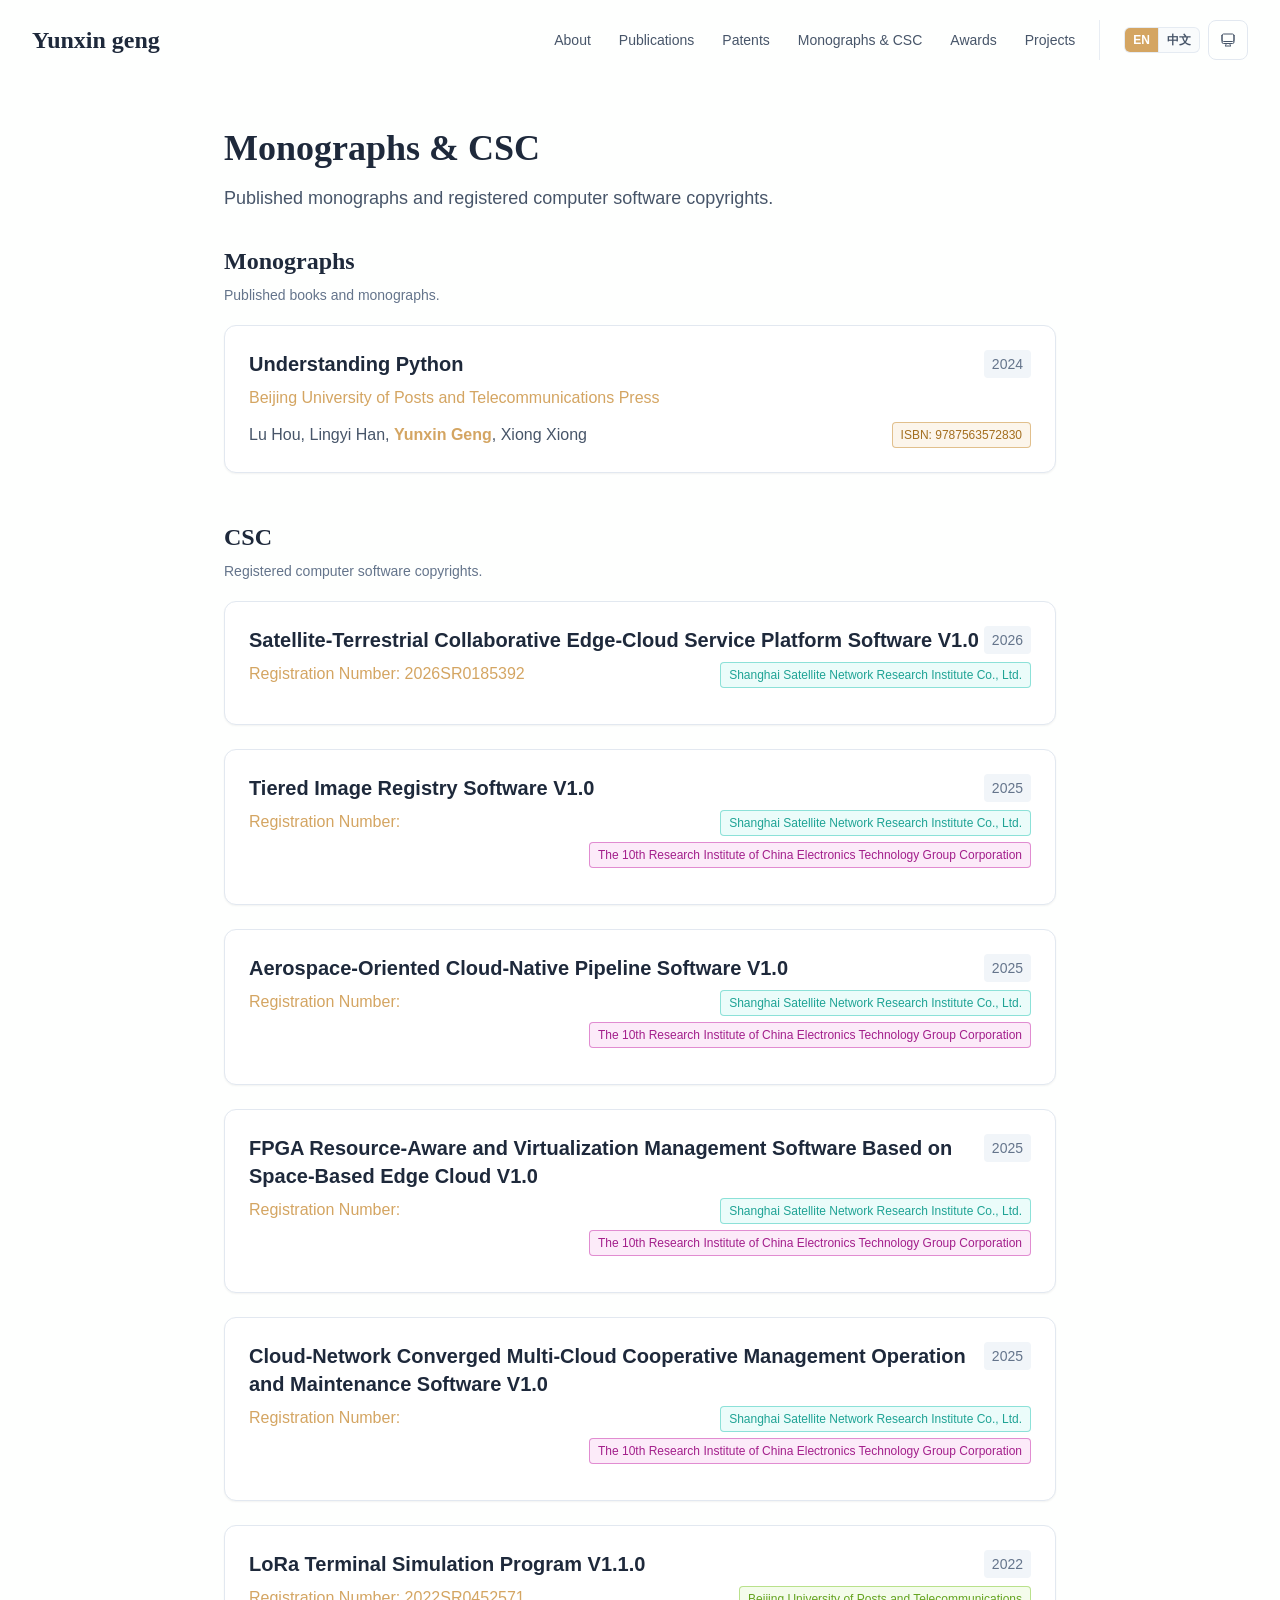
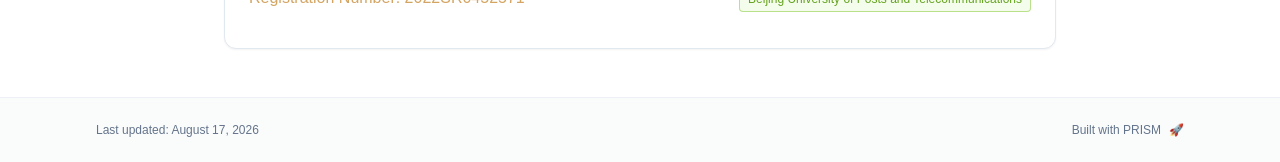
<file: out/monographs/index.html>
<!DOCTYPE html><html lang="en" class="scroll-smooth"><head><meta charSet="utf-8"/><meta name="viewport" content="width=device-width, initial-scale=1"/><link rel="stylesheet" href="/_next/static/css/6cdf7c1259495151.css" data-precedence="next"/><link rel="preload" as="script" fetchPriority="low" href="/_next/static/chunks/webpack-679b75d1c4c2027c.js"/><script src="/_next/static/chunks/4bd1b696-70b6d399998de86a.js" async=""></script><script src="/_next/static/chunks/684-5aaa8290a129f299.js" async=""></script><script src="/_next/static/chunks/main-app-f3a18ecd062d6eb9.js" async=""></script><script src="/_next/static/chunks/461-a9a5d7b05a71d978.js" async=""></script><script src="/_next/static/chunks/874-6cc630662f3664af.js" async=""></script><script src="/_next/static/chunks/550-e25fb60305c1b22e.js" async=""></script><script src="/_next/static/chunks/app/layout-3bc9bcfc9629e41c.js" async=""></script><script src="/_next/static/chunks/178-595a94b9af1e67b5.js" async=""></script><script src="/_next/static/chunks/748-7f55fe3ee213699f.js" async=""></script><script src="/_next/static/chunks/app/%5Bslug%5D/page-995fbcccb0fed30b.js" async=""></script><link rel="icon" href="/favicon.svg" type="image/svg+xml"/><link rel="dns-prefetch" href="https://jialeliu.com"/><link rel="preconnect" href="https://jialeliu.com" crossorigin=""/><link rel="preload" as="font" type="font/woff2" href="https://jialeliu.com/fonts/georgiab.woff2" crossorigin=""/><script>
              try {
                const theme = localStorage.getItem('theme-storage');
                const parsed = theme ? JSON.parse(theme) : null;
                const setting = parsed?.state?.theme || 'system';
                const prefersDark = typeof window !== 'undefined' && window.matchMedia && window.matchMedia('(prefers-color-scheme: dark)').matches;
                const effective = setting === 'dark' ? 'dark' : (setting === 'light' ? 'light' : (prefersDark ? 'dark' : 'light'));
                var root = document.documentElement;
                root.classList.add(effective);
                root.setAttribute('data-theme', effective);
              } catch (e) {
                var root = document.documentElement;
                root.classList.add('light');
                root.setAttribute('data-theme', 'light');
              }
            </script><script>
    try {
      const cfg = {"enabled":true,"locales":["zh","en"],"defaultLocale":"en","mode":"auto","fixedLocale":"en","persist":true,"switcher":true,"labels":{"zh":"中文","en":"English"}};
      const storageKey = 'locale-storage';
      const normalize = (value) => typeof value === 'string' ? value.trim().replace('_', '-').toLowerCase() : '';
      const matchLocale = (candidate) => {
        const normalized = normalize(candidate);
        if (!normalized) return null;
        if (cfg.locales.includes(normalized)) return normalized;
        const language = normalized.split('-')[0];
        if (cfg.locales.includes(language)) return language;
        return null;
      };

      let resolved = null;

      if (!cfg.enabled) {
        resolved = cfg.defaultLocale;
      } else if (cfg.persist) {
        resolved = matchLocale(localStorage.getItem(storageKey));
      }

      if (!resolved) {
        if (cfg.mode === 'fixed') {
          resolved = cfg.fixedLocale;
        } else {
          resolved = matchLocale(navigator.language);
        }
      }

      if (!resolved) {
        resolved = cfg.defaultLocale;
      }

      const root = document.documentElement;
      root.lang = resolved;
      root.setAttribute('data-locale', resolved);

      if (cfg.persist) {
        localStorage.setItem(storageKey, resolved);
      }
    } catch (e) {
      const root = document.documentElement;
      root.lang = 'en';
      root.setAttribute('data-locale', 'en');
    }
  </script><title>Monographs &amp; CSC | Yunxin geng</title><meta name="description" content="Published monographs and registered computer software copyrights."/><meta name="author" content="Yunxin Geng"/><meta name="keywords" content="Yunxin Geng,PhD,Research,State Key Laboratory of Satellite Network,Shanghai Satellite Network Research Institute Company Ltd.,Beijing University of Posts and Telecommunications"/><meta name="creator" content="Yunxin Geng"/><meta name="publisher" content="Yunxin Geng"/><meta property="og:title" content="Yunxin geng"/><meta property="og:description" content="Engineer at Shanghai Satellite Network Research Institute Company Ltd. (State Key Laboratory of Satellite Network), also an PhD student at Beijing University of Posts and Telecommunications."/><meta property="og:site_name" content="Yunxin Geng&#x27;s Academic Website"/><meta property="og:locale" content="en_US"/><meta property="og:type" content="website"/><meta name="twitter:card" content="summary"/><meta name="twitter:title" content="Yunxin geng"/><meta name="twitter:description" content="Engineer at Shanghai Satellite Network Research Institute Company Ltd. (State Key Laboratory of Satellite Network), also an PhD student at Beijing University of Posts and Telecommunications."/><link rel="icon" href="/favicon.svg"/><script>document.querySelectorAll('body link[rel="icon"], body link[rel="apple-touch-icon"]').forEach(el => document.head.appendChild(el))</script><script src="/_next/static/chunks/polyfills-42372ed130431b0a.js" noModule=""></script></head><body class="font-sans antialiased"><div style="visibility:hidden"><nav class="fixed top-0 left-0 right-0 z-50" data-headlessui-state=""><div class="transition-all duration-300 ease-out bg-transparent" style="transform:translateY(-100px)"><div class="max-w-7xl mx-auto px-4 sm:px-6 lg:px-8"><div class="flex justify-between items-center h-16 lg:h-20"><div class="flex-shrink-0" tabindex="0"><a class="text-xl lg:text-2xl font-serif font-semibold text-primary hover:text-accent transition-colors duration-200" href="/">Yunxin geng</a></div><div class="hidden lg:block"><div class="ml-10 flex items-center space-x-3"><div class="relative flex items-baseline space-x-1"><a data-nav-href="/" class="relative px-3 py-2 text-sm font-medium rounded-lg transition-colors duration-150 text-neutral-600" href="/">About</a><a data-nav-href="/publications" class="relative px-3 py-2 text-sm font-medium rounded-lg transition-colors duration-150 text-neutral-600" href="/publications/">Publications</a><a data-nav-href="/patents" class="relative px-3 py-2 text-sm font-medium rounded-lg transition-colors duration-150 text-neutral-600" href="/patents/">Patents</a><a data-nav-href="/monographs" class="relative px-3 py-2 text-sm font-medium rounded-lg transition-colors duration-150 text-primary" href="/monographs/">Monographs &amp; CSC</a><a data-nav-href="/awards" class="relative px-3 py-2 text-sm font-medium rounded-lg transition-colors duration-150 text-neutral-600" href="/awards/">Awards</a><a data-nav-href="/projects" class="relative px-3 py-2 text-sm font-medium rounded-lg transition-colors duration-150 text-neutral-600" href="/projects/">Projects</a></div><div class="flex items-center gap-2 border-l border-neutral-200/80 pl-6 dark:border-neutral-700/80"><div class="w-[76px] h-[26px] rounded-md border border-neutral-200/80 bg-neutral-50/80 dark:border-neutral-600 dark:bg-neutral-800/60"><div class="h-full w-1/2 rounded-l-md bg-neutral-300/70 animate-pulse dark:bg-neutral-700"></div></div><div class="flex items-center justify-center w-10 h-10 rounded-lg border border-neutral-200 dark:border-[rgba(148,163,184,0.24)] bg-background dark:bg-neutral-800"><div class="w-4 h-4 rounded-full bg-neutral-300 animate-pulse"></div></div></div></div></div><div class="lg:hidden flex items-center space-x-2"><div class="w-[76px] h-[26px] rounded-md border border-neutral-200/80 bg-neutral-50/80 dark:border-neutral-600 dark:bg-neutral-800/60"><div class="h-full w-1/2 rounded-l-md bg-neutral-300/70 animate-pulse dark:bg-neutral-700"></div></div><div class="flex items-center justify-center w-10 h-10 rounded-lg border border-neutral-200 dark:border-[rgba(148,163,184,0.24)] bg-background dark:bg-neutral-800"><div class="w-4 h-4 rounded-full bg-neutral-300 animate-pulse"></div></div><button class="inline-flex items-center justify-center p-2 rounded-md text-neutral-600 hover:text-primary hover:bg-neutral-100 dark:hover:bg-neutral-800 focus:outline-none focus:ring-2 focus:ring-inset focus:ring-accent transition-colors duration-200" id="headlessui-disclosure-button-«R7pdb»" type="button" aria-expanded="false" data-headlessui-state=""><span class="sr-only">Open main menu</span><div><svg xmlns="http://www.w3.org/2000/svg" fill="none" viewBox="0 0 24 24" stroke-width="1.5" stroke="currentColor" aria-hidden="true" data-slot="icon" class="block h-6 w-6"><path stroke-linecap="round" stroke-linejoin="round" d="M3.75 6.75h16.5M3.75 12h16.5m-16.5 5.25h16.5"></path></svg></div></button></div></div></div></div></nav><main class="min-h-screen pt-16 lg:pt-20"><div class="max-w-4xl mx-auto px-4 sm:px-6 lg:px-8 py-12"><div style="opacity:0;transform:translateY(20px)"><div class="mb-8"><h1 class="text-4xl font-serif font-bold text-primary mb-4">Monographs &amp; CSC</h1><div class="text-lg text-neutral-600 dark:text-neutral-500 max-w-2xl leading-relaxed"><p class="mb-3 last:mb-0">Published monographs and registered computer software copyrights.</p></div></div><div class="space-y-12"><section><div class="mb-5"><h2 class="text-2xl font-serif font-bold text-primary">Monographs</h2><p class="mt-2 text-sm text-neutral-500">Published books and monographs.</p></div><div class="grid gap-6"><div class="bg-white dark:bg-neutral-900 p-6 rounded-xl shadow-sm border border-neutral-200 dark:border-neutral-800 hover:shadow-lg transition-all duration-200 hover:scale-[1.01]" style="opacity:0;transform:translateY(20px)"><div class="flex justify-between items-start mb-2"><h3 class="text-xl font-semibold text-primary">Understanding Python</h3><span class="shrink-0 whitespace-nowrap text-sm text-neutral-500 font-medium bg-neutral-100 dark:bg-neutral-800 px-2 py-1 rounded">2024</span></div><p class="text-base text-accent font-medium mb-3">Beijing University of Posts and Telecommunications Press</p><div class="flex flex-wrap items-end justify-between gap-x-6 gap-y-3"><div class="text-base min-w-0 flex-1 text-neutral-600 dark:text-neutral-500 leading-relaxed"><p class="mb-3 last:mb-0"><a href="https://item.jd.com/14742212.html?pcdk=pF1oTppfkYvqhInhtwJ1uv_p1k4HejKl9724vWlUCO-3FMv85lbpk94wJOyz8F2Q.3z6a.aI3x&amp;spmTag=[base64]" node="[object Object]" target="_blank" rel="noopener noreferrer" class="text-neutral-600 dark:text-neutral-500 transition-all duration-200 rounded hover:text-accent hover:bg-accent/10 hover:shadow-sm">Lu Hou, Lingyi Han, <strong class="font-semibold text-accent">Yunxin Geng</strong>, Xiong Xiong</a></p></div><div class="ml-auto flex shrink-0 flex-wrap justify-end gap-2"><span class="card-tag rounded border px-2 py-1 text-xs font-medium" style="--tag-hue:36">ISBN: 9787563572830</span></div></div></div></div></section><section><div class="mb-5"><h2 class="text-2xl font-serif font-bold text-primary">CSC</h2><p class="mt-2 text-sm text-neutral-500">Registered computer software copyrights.</p></div><div class="grid gap-6"><div class="bg-white dark:bg-neutral-900 p-6 rounded-xl shadow-sm border border-neutral-200 dark:border-neutral-800 hover:shadow-lg transition-all duration-200 hover:scale-[1.01]" style="opacity:0;transform:translateY(20px)"><div class="flex justify-between items-start mb-2"><h3 class="text-xl font-semibold text-primary">Satellite‑Terrestrial Collaborative Edge‑Cloud Service Platform Software V1.0</h3><span class="shrink-0 whitespace-nowrap text-sm text-neutral-500 font-medium bg-neutral-100 dark:bg-neutral-800 px-2 py-1 rounded">2026</span></div><div class="mb-3 flex items-start justify-between gap-4"><p class="text-base min-w-0 flex-1 text-accent font-medium">Registration Number: 2026SR0185392</p><div class="flex min-w-0 max-w-[62%] shrink flex-col items-end gap-1.5"><span class="card-tag max-w-full break-words rounded border px-2 py-1 text-right text-xs font-medium leading-4" style="--tag-hue:173.508">Shanghai Satellite Network Research Institute Co., Ltd.</span></div></div></div><div class="bg-white dark:bg-neutral-900 p-6 rounded-xl shadow-sm border border-neutral-200 dark:border-neutral-800 hover:shadow-lg transition-all duration-200 hover:scale-[1.01]" style="opacity:0;transform:translateY(20px)"><div class="flex justify-between items-start mb-2"><h3 class="text-xl font-semibold text-primary">Tiered Image Registry Software V1.0</h3><span class="shrink-0 whitespace-nowrap text-sm text-neutral-500 font-medium bg-neutral-100 dark:bg-neutral-800 px-2 py-1 rounded">2025</span></div><div class="mb-3 flex items-start justify-between gap-4"><p class="text-base min-w-0 flex-1 text-accent font-medium">Registration Number: </p><div class="flex min-w-0 max-w-[62%] shrink flex-col items-end gap-1.5"><span class="card-tag max-w-full break-words rounded border px-2 py-1 text-right text-xs font-medium leading-4" style="--tag-hue:173.508">Shanghai Satellite Network Research Institute Co., Ltd.</span><span class="card-tag max-w-full break-words rounded border px-2 py-1 text-right text-xs font-medium leading-4" style="--tag-hue:311.016">The 10th Research Institute of China Electronics Technology Group Corporation</span></div></div></div><div class="bg-white dark:bg-neutral-900 p-6 rounded-xl shadow-sm border border-neutral-200 dark:border-neutral-800 hover:shadow-lg transition-all duration-200 hover:scale-[1.01]" style="opacity:0;transform:translateY(20px)"><div class="flex justify-between items-start mb-2"><h3 class="text-xl font-semibold text-primary">Aerospace‑Oriented Cloud‑Native Pipeline Software V1.0</h3><span class="shrink-0 whitespace-nowrap text-sm text-neutral-500 font-medium bg-neutral-100 dark:bg-neutral-800 px-2 py-1 rounded">2025</span></div><div class="mb-3 flex items-start justify-between gap-4"><p class="text-base min-w-0 flex-1 text-accent font-medium">Registration Number: </p><div class="flex min-w-0 max-w-[62%] shrink flex-col items-end gap-1.5"><span class="card-tag max-w-full break-words rounded border px-2 py-1 text-right text-xs font-medium leading-4" style="--tag-hue:173.508">Shanghai Satellite Network Research Institute Co., Ltd.</span><span class="card-tag max-w-full break-words rounded border px-2 py-1 text-right text-xs font-medium leading-4" style="--tag-hue:311.016">The 10th Research Institute of China Electronics Technology Group Corporation</span></div></div></div><div class="bg-white dark:bg-neutral-900 p-6 rounded-xl shadow-sm border border-neutral-200 dark:border-neutral-800 hover:shadow-lg transition-all duration-200 hover:scale-[1.01]" style="opacity:0;transform:translateY(20px)"><div class="flex justify-between items-start mb-2"><h3 class="text-xl font-semibold text-primary">FPGA Resource‑Aware and Virtualization Management Software Based on Space‑Based Edge Cloud V1.0</h3><span class="shrink-0 whitespace-nowrap text-sm text-neutral-500 font-medium bg-neutral-100 dark:bg-neutral-800 px-2 py-1 rounded">2025</span></div><div class="mb-3 flex items-start justify-between gap-4"><p class="text-base min-w-0 flex-1 text-accent font-medium">Registration Number: </p><div class="flex min-w-0 max-w-[62%] shrink flex-col items-end gap-1.5"><span class="card-tag max-w-full break-words rounded border px-2 py-1 text-right text-xs font-medium leading-4" style="--tag-hue:173.508">Shanghai Satellite Network Research Institute Co., Ltd.</span><span class="card-tag max-w-full break-words rounded border px-2 py-1 text-right text-xs font-medium leading-4" style="--tag-hue:311.016">The 10th Research Institute of China Electronics Technology Group Corporation</span></div></div></div><div class="bg-white dark:bg-neutral-900 p-6 rounded-xl shadow-sm border border-neutral-200 dark:border-neutral-800 hover:shadow-lg transition-all duration-200 hover:scale-[1.01]" style="opacity:0;transform:translateY(20px)"><div class="flex justify-between items-start mb-2"><h3 class="text-xl font-semibold text-primary">Cloud‑Network Converged Multi‑Cloud Cooperative Management Operation and Maintenance Software V1.0</h3><span class="shrink-0 whitespace-nowrap text-sm text-neutral-500 font-medium bg-neutral-100 dark:bg-neutral-800 px-2 py-1 rounded">2025</span></div><div class="mb-3 flex items-start justify-between gap-4"><p class="text-base min-w-0 flex-1 text-accent font-medium">Registration Number: </p><div class="flex min-w-0 max-w-[62%] shrink flex-col items-end gap-1.5"><span class="card-tag max-w-full break-words rounded border px-2 py-1 text-right text-xs font-medium leading-4" style="--tag-hue:173.508">Shanghai Satellite Network Research Institute Co., Ltd.</span><span class="card-tag max-w-full break-words rounded border px-2 py-1 text-right text-xs font-medium leading-4" style="--tag-hue:311.016">The 10th Research Institute of China Electronics Technology Group Corporation</span></div></div></div><div class="bg-white dark:bg-neutral-900 p-6 rounded-xl shadow-sm border border-neutral-200 dark:border-neutral-800 hover:shadow-lg transition-all duration-200 hover:scale-[1.01]" style="opacity:0;transform:translateY(20px)"><div class="flex justify-between items-start mb-2"><h3 class="text-xl font-semibold text-primary">LoRa Terminal Simulation Program V1.1.0</h3><span class="shrink-0 whitespace-nowrap text-sm text-neutral-500 font-medium bg-neutral-100 dark:bg-neutral-800 px-2 py-1 rounded">2022</span></div><div class="mb-3 flex items-start justify-between gap-4"><p class="text-base min-w-0 flex-1 text-accent font-medium">Registration Number: 2022SR0452571</p><div class="flex min-w-0 max-w-[62%] shrink flex-col items-end gap-1.5"><span class="card-tag max-w-full break-words rounded border px-2 py-1 text-right text-xs font-medium leading-4" style="--tag-hue:88.524">Beijing University of Posts and Telecommunications</span></div></div></div></div></section></div></div></div><!--$--><!--/$--><!--$--><!--/$--></main><footer class="border-t border-neutral-200/50 bg-neutral-50/50 dark:bg-neutral-900/50 dark:border-neutral-700/50"><div class="max-w-6xl mx-auto px-4 sm:px-6 lg:px-8 py-6"><div class="flex flex-col sm:flex-row justify-between items-center gap-2"><p class="text-xs text-neutral-500">Last updated<!-- -->: <!-- -->August 17, 2026</p><p class="text-xs text-neutral-500 flex items-center"><a href="https://github.com/xyjoey/PRISM" target="_blank" rel="noopener noreferrer">Built with PRISM</a><span class="ml-2">🚀</span></p></div></div></footer></div><script src="/_next/static/chunks/webpack-679b75d1c4c2027c.js" async=""></script><script>(self.__next_f=self.__next_f||[]).push([0])</script><script>self.__next_f.push([1,"1:\"$Sreact.fragment\"\n3:I[3719,[\"461\",\"static/chunks/461-a9a5d7b05a71d978.js\",\"874\",\"static/chunks/874-6cc630662f3664af.js\",\"550\",\"static/chunks/550-e25fb60305c1b22e.js\",\"177\",\"static/chunks/app/layout-3bc9bcfc9629e41c.js\"],\"ThemeProvider\"]\n4:I[310,[\"461\",\"static/chunks/461-a9a5d7b05a71d978.js\",\"874\",\"static/chunks/874-6cc630662f3664af.js\",\"550\",\"static/chunks/550-e25fb60305c1b22e.js\",\"177\",\"static/chunks/app/layout-3bc9bcfc9629e41c.js\"],\"LocaleProvider\"]\n5:I[4574,[\"461\",\"static/chunks/461-a9a5d7b05a71d978.js\",\"874\",\"static/chunks/874-6cc630662f3664af.js\",\"550\",\"static/chunks/550-e25fb60305c1b22e.js\",\"177\",\"static/chunks/app/layout-3bc9bcfc9629e41c.js\"],\"default\"]\n6:I[7555,[],\"\"]\n7:I[1295,[],\"\"]\n8:I[2548,[\"461\",\"static/chunks/461-a9a5d7b05a71d978.js\",\"874\",\"static/chunks/874-6cc630662f3664af.js\",\"550\",\"static/chunks/550-e25fb60305c1b22e.js\",\"177\",\"static/chunks/app/layout-3bc9bcfc9629e41c.js\"],\"default\"]\na:I[9665,[],\"MetadataBoundary\"]\nc:I[9665,[],\"OutletBoundary\"]\nf:I[4911,[],\"AsyncMetadataOutlet\"]\n11:I[9665,[],\"ViewportBoundary\"]\n13:I[6614,[],\"\"]\n:HL[\"/_next/static/css/6cdf7c1259495151.css\",\"style\"]\n2:T5d7,\n    try {\n      const cfg = {\"enabled\":true,\"locales\":[\"zh\",\"en\"],\"defaultLocale\":\"en\",\"mode\":\"auto\",\"fixedLocale\":\"en\",\"persist\":true,\"switcher\":true,\"labels\":{\"zh\":\"中文\",\"en\":\"English\"}};\n      const storageKey = 'locale-storage';\n      const normalize = (value) =\u003e typeof value === 'string' ? value.trim().replace('_', '-').toLowerCase() : '';\n      const matchLocale = (candidate) =\u003e {\n        const normalized = normalize(candidate);\n        if (!normalized) return null;\n        if (cfg.locales.includes(normalized)) return normalized;\n        const language = normalized.split('-')[0];\n        if (cfg.locales.includes(language)) return language;\n        return null;\n      };\n\n      let resolved = null;\n\n      if (!cfg.enabled) {\n        resolved = cfg.defaultLocale;\n      } else if (cfg.persist) {\n        resolved = matchLocale(localStorage.getItem(storageKey));\n      }\n\n      if (!resolved) {\n        if ("])</script><script>self.__next_f.push([1,"cfg.mode === 'fixed') {\n          resolved = cfg.fixedLocale;\n        } else {\n          resolved = matchLocale(navigator.language);\n        }\n      }\n\n      if (!resolved) {\n        resolved = cfg.defaultLocale;\n      }\n\n      const root = document.documentElement;\n      root.lang = resolved;\n      root.setAttribute('data-locale', resolved);\n\n      if (cfg.persist) {\n        localStorage.setItem(storageKey, resolved);\n      }\n    } catch (e) {\n      const root = document.documentElement;\n      root.lang = 'en';\n      root.setAttribute('data-locale', 'en');\n    }\n  "])</script><script>self.__next_f.push([1,"0:{\"P\":null,\"b\":\"wiYjIw5OgVNHioCKKRGXk\",\"p\":\"\",\"c\":[\"\",\"monographs\",\"\"],\"i\":false,\"f\":[[[\"\",{\"children\":[[\"slug\",\"monographs\",\"d\"],{\"children\":[\"__PAGE__\",{}]}]},\"$undefined\",\"$undefined\",true],[\"\",[\"$\",\"$1\",\"c\",{\"children\":[[[\"$\",\"link\",\"0\",{\"rel\":\"stylesheet\",\"href\":\"/_next/static/css/6cdf7c1259495151.css\",\"precedence\":\"next\",\"crossOrigin\":\"$undefined\",\"nonce\":\"$undefined\"}]],[\"$\",\"html\",null,{\"lang\":\"en\",\"className\":\"scroll-smooth\",\"suppressHydrationWarning\":true,\"children\":[[\"$\",\"head\",null,{\"children\":[[\"$\",\"link\",null,{\"rel\":\"icon\",\"href\":\"/favicon.svg\",\"type\":\"image/svg+xml\"}],[\"$\",\"link\",null,{\"rel\":\"dns-prefetch\",\"href\":\"https://jialeliu.com\"}],[\"$\",\"link\",null,{\"rel\":\"preconnect\",\"href\":\"https://jialeliu.com\",\"crossOrigin\":\"\"}],[\"$\",\"link\",null,{\"rel\":\"preload\",\"as\":\"font\",\"type\":\"font/woff2\",\"href\":\"https://jialeliu.com/fonts/georgiab.woff2\",\"crossOrigin\":\"\"}],[\"$\",\"script\",null,{\"dangerouslySetInnerHTML\":{\"__html\":\"\\n              try {\\n                const theme = localStorage.getItem('theme-storage');\\n                const parsed = theme ? JSON.parse(theme) : null;\\n                const setting = parsed?.state?.theme || 'system';\\n                const prefersDark = typeof window !== 'undefined' \u0026\u0026 window.matchMedia \u0026\u0026 window.matchMedia('(prefers-color-scheme: dark)').matches;\\n                const effective = setting === 'dark' ? 'dark' : (setting === 'light' ? 'light' : (prefersDark ? 'dark' : 'light'));\\n                var root = document.documentElement;\\n                root.classList.add(effective);\\n                root.setAttribute('data-theme', effective);\\n              } catch (e) {\\n                var root = document.documentElement;\\n                root.classList.add('light');\\n                root.setAttribute('data-theme', 'light');\\n              }\\n            \"}}],[\"$\",\"script\",null,{\"dangerouslySetInnerHTML\":{\"__html\":\"$2\"}}]]}],[\"$\",\"body\",null,{\"className\":\"font-sans antialiased\",\"children\":[\"$\",\"$L3\",null,{\"children\":[\"$\",\"$L4\",null,{\"config\":{\"enabled\":true,\"locales\":[\"zh\",\"en\"],\"defaultLocale\":\"en\",\"mode\":\"auto\",\"fixedLocale\":\"en\",\"persist\":true,\"switcher\":true,\"labels\":{\"zh\":\"中文\",\"en\":\"English\"}},\"children\":[[\"$\",\"$L5\",null,{\"items\":[{\"title\":\"About\",\"type\":\"page\",\"target\":\"about\",\"href\":\"/\"},{\"title\":\"Publications\",\"type\":\"page\",\"target\":\"publications\",\"href\":\"/publications\"},{\"title\":\"Patents\",\"type\":\"page\",\"target\":\"patents\",\"href\":\"/patents\"},{\"title\":\"Monographs \u0026 CSC\",\"type\":\"page\",\"target\":\"monographs\",\"href\":\"/monographs\"},{\"title\":\"Awards\",\"type\":\"page\",\"target\":\"awards\",\"href\":\"/awards\"},{\"title\":\"Projects\",\"type\":\"page\",\"target\":\"projects\",\"href\":\"/projects\"}],\"siteTitle\":\"Yunxin geng\",\"enableOnePageMode\":false,\"i18n\":\"$0:f:0:1:1:props:children:1:props:children:1:props:children:props:children:props:config\",\"itemsByLocale\":{\"zh\":[{\"title\":\"主页\",\"type\":\"page\",\"target\":\"about\",\"href\":\"/\"},{\"title\":\"论文\",\"type\":\"page\",\"target\":\"publications\",\"href\":\"/publications\"},{\"title\":\"专利\",\"type\":\"page\",\"target\":\"patents\",\"href\":\"/patents\"},{\"title\":\"著作 \u0026 软件\",\"type\":\"page\",\"target\":\"monographs\",\"href\":\"/monographs\"},{\"title\":\"奖项\",\"type\":\"page\",\"target\":\"awards\",\"href\":\"/awards\"},{\"title\":\"项目\",\"type\":\"page\",\"target\":\"projects\",\"href\":\"/projects\"}],\"en\":[{\"title\":\"About\",\"type\":\"page\",\"target\":\"about\",\"href\":\"/\"},{\"title\":\"Publications\",\"type\":\"page\",\"target\":\"publications\",\"href\":\"/publications\"},{\"title\":\"Patents\",\"type\":\"page\",\"target\":\"patents\",\"href\":\"/patents\"},{\"title\":\"Monographs \u0026 CSC\",\"type\":\"page\",\"target\":\"monographs\",\"href\":\"/monographs\"},{\"title\":\"Awards\",\"type\":\"page\",\"target\":\"awards\",\"href\":\"/awards\"},{\"title\":\"Projects\",\"type\":\"page\",\"target\":\"projects\",\"href\":\"/projects\"}]},\"siteTitleByLocale\":{\"zh\":\"耿运鑫\",\"en\":\"Yunxin geng\"}}],[\"$\",\"main\",null,{\"className\":\"min-h-screen pt-16 lg:pt-20\",\"children\":[\"$\",\"$L6\",null,{\"parallelRouterKey\":\"children\",\"error\":\"$undefined\",\"errorStyles\":\"$undefined\",\"errorScripts\":\"$undefined\",\"template\":[\"$\",\"$L7\",null,{}],\"templateStyles\":\"$undefined\",\"templateScripts\":\"$undefined\",\"notFound\":[[[\"$\",\"title\",null,{\"children\":\"404: This page could not be found.\"}],[\"$\",\"div\",null,{\"style\":{\"fontFamily\":\"system-ui,\\\"Segoe UI\\\",Roboto,Helvetica,Arial,sans-serif,\\\"Apple Color Emoji\\\",\\\"Segoe UI Emoji\\\"\",\"height\":\"100vh\",\"textAlign\":\"center\",\"display\":\"flex\",\"flexDirection\":\"column\",\"alignItems\":\"center\",\"justifyContent\":\"center\"},\"children\":[\"$\",\"div\",null,{\"children\":[[\"$\",\"style\",null,{\"dangerouslySetInnerHTML\":{\"__html\":\"body{color:#000;background:#fff;margin:0}.next-error-h1{border-right:1px solid rgba(0,0,0,.3)}@media (prefers-color-scheme:dark){body{color:#fff;background:#000}.next-error-h1{border-right:1px solid rgba(255,255,255,.3)}}\"}}],[\"$\",\"h1\",null,{\"className\":\"next-error-h1\",\"style\":{\"display\":\"inline-block\",\"margin\":\"0 20px 0 0\",\"padding\":\"0 23px 0 0\",\"fontSize\":24,\"fontWeight\":500,\"verticalAlign\":\"top\",\"lineHeight\":\"49px\"},\"children\":404}],[\"$\",\"div\",null,{\"style\":{\"display\":\"inline-block\"},\"children\":[\"$\",\"h2\",null,{\"style\":{\"fontSize\":14,\"fontWeight\":400,\"lineHeight\":\"49px\",\"margin\":0},\"children\":\"This page could not be found.\"}]}]]}]}]],[]],\"forbidden\":\"$undefined\",\"unauthorized\":\"$undefined\"}]}],[\"$\",\"$L8\",null,{\"lastUpdated\":\"August 17, 2026\",\"lastUpdatedByLocale\":{\"zh\":\"2026年8月17日\",\"en\":\"August 17, 2026\"},\"defaultLocale\":\"en\"}]]}]}]}]]}]]}],{\"children\":[[\"slug\",\"monographs\",\"d\"],[\"$\",\"$1\",\"c\",{\"children\":[null,[\"$\",\"$L6\",null,{\"parallelRouterKey\":\"children\",\"error\":\"$undefined\",\"errorStyles\":\"$undefined\",\"errorScripts\":\"$undefined\",\"template\":[\"$\",\"$L7\",null,{}],\"templateStyles\":\"$undefined\",\"templateScripts\":\"$undefined\",\"notFound\":\"$undefined\",\"forbidden\":\"$undefined\",\"unauthorized\":\"$undefined\"}]]}],{\"children\":[\"__PAGE__\",[\"$\",\"$1\",\"c\",{\"children\":[\"$L9\",[\"$\",\"$La\",null,{\"children\":\"$Lb\"}],null,[\"$\",\"$Lc\",null,{\"children\":[\"$Ld\",\"$Le\",[\"$\",\"$Lf\",null,{\"promise\":\"$@10\"}]]}]]}],{},null,false]},null,false]},null,false],[\"$\",\"$1\",\"h\",{\"children\":[null,[\"$\",\"$1\",\"87UD0QHTN06ZyNy05lkJ9\",{\"children\":[[\"$\",\"$L11\",null,{\"children\":\"$L12\"}],null]}],null]}],false]],\"m\":\"$undefined\",\"G\":[\"$13\",\"$undefined\"],\"s\":false,\"S\":true}\n"])</script><script>self.__next_f.push([1,"14:\"$Sreact.suspense\"\n15:I[4911,[],\"AsyncMetadata\"]\n17:I[2382,[\"461\",\"static/chunks/461-a9a5d7b05a71d978.js\",\"178\",\"static/chunks/178-595a94b9af1e67b5.js\",\"748\",\"static/chunks/748-7f55fe3ee213699f.js\",\"182\",\"static/chunks/app/%5Bslug%5D/page-995fbcccb0fed30b.js\"],\"default\"]\nb:[\"$\",\"$14\",null,{\"fallback\":null,\"children\":[\"$\",\"$L15\",null,{\"promise\":\"$@16\"}]}]\n"])</script><script>self.__next_f.push([1,"9:[\"$\",\"$L17\",null,{\"dataByLocale\":{\"zh\":{\"type\":\"card\",\"config\":{\"type\":\"card\",\"title\":\"著作 \u0026 软件\",\"description\":\"已出版的著作与已登记的计算机软件著作权。\",\"sections\":[{\"title\":\"著作\",\"description\":\"已出版的书籍。\",\"items\":[{\"title\":\"理解Python\",\"subtitle\":\"北京邮电大学出版社\",\"date\":\"2024\",\"content\":\"侯璐, 韩灵怡, **耿运鑫**, 熊雄\",\"tags\":[\"ISBN: 9787563572830\"]}]},{\"title\":\"软件\",\"description\":\"已登记的计算机软件著作权。\",\"items\":[{\"title\":\"星地协同边缘云服务平台软件V1.0\",\"subtitle\":\"登记号: 2026SR0185392\",\"date\":\"2026\",\"tags\":[\"上海卫星互联网研究院有限公司\"]},{\"title\":\"多级镜像仓库软件V1.0\",\"subtitle\":\"登记号: \",\"date\":\"2025\",\"tags\":[\"上海卫星互联网研究院有限公司\",\"中国电子科技集团第十研究所\"]},{\"title\":\"航天云原生流水线软件V1.0\",\"subtitle\":\"登记号: \",\"date\":\"2025\",\"tags\":[\"上海卫星互联网研究院有限公司\",\"中国电子科技集团第十研究所\"]},{\"title\":\"基于天基边缘云的FPGA资源感知和虚拟化管理软件V1.0\",\"subtitle\":\"登记号: \",\"date\":\"2025\",\"tags\":[\"上海卫星互联网研究院有限公司\",\"中国电子科技集团第十研究所\"]},{\"title\":\"云网融合多云协管运行维护软件V1.0\",\"subtitle\":\"登记号: \",\"date\":\"2025\",\"tags\":[\"上海卫星互联网研究院有限公司\",\"中国电子科技集团第十研究所\"]},{\"title\":\"LoRa终端模拟程序V1.1.0\",\"subtitle\":\"登记号: 2022SR0452571\",\"date\":\"2022\",\"tags\":[\"北京邮电大学\"]}]}]}},\"en\":{\"type\":\"card\",\"config\":{\"type\":\"card\",\"title\":\"Monographs \u0026 CSC\",\"description\":\"Published monographs and registered computer software copyrights.\",\"sections\":[{\"title\":\"Monographs\",\"description\":\"Published books and monographs.\",\"items\":[{\"title\":\"Understanding Python\",\"subtitle\":\"Beijing University of Posts and Telecommunications Press\",\"date\":\"2024\",\"content\":\"[Lu Hou, Lingyi Han, **Yunxin Geng**, Xiong Xiong](https://item.jd.com/14742212.html?pcdk=pF1oTppfkYvqhInhtwJ1uv_p1k4HejKl9724vWlUCO-3FMv85lbpk94wJOyz8F2Q.3z6a.aI3x\u0026spmTag=[base64])\",\"tags\":[\"ISBN: 9787563572830\"]}]},{\"title\":\"CSC\",\"description\":\"Registered computer software copyrights.\",\"items\":[{\"title\":\"Satellite‑Terrestrial Collaborative Edge‑Cloud Service Platform Software V1.0\",\"subtitle\":\"Registration Number: 2026SR0185392\",\"date\":\"2026\",\"tags\":[\"Shanghai Satellite Network Research Institute Co., Ltd.\"]},{\"title\":\"Tiered Image Registry Software V1.0\",\"subtitle\":\"Registration Number: \",\"date\":\"2025\",\"tags\":[\"Shanghai Satellite Network Research Institute Co., Ltd.\",\"The 10th Research Institute of China Electronics Technology Group Corporation\"]},{\"title\":\"Aerospace‑Oriented Cloud‑Native Pipeline Software V1.0\",\"subtitle\":\"Registration Number: \",\"date\":\"2025\",\"tags\":[\"Shanghai Satellite Network Research Institute Co., Ltd.\",\"The 10th Research Institute of China Electronics Technology Group Corporation\"]},{\"title\":\"FPGA Resource‑Aware and Virtualization Management Software Based on Space‑Based Edge Cloud V1.0\",\"subtitle\":\"Registration Number: \",\"date\":\"2025\",\"tags\":[\"Shanghai Satellite Network Research Institute Co., Ltd.\",\"The 10th Research Institute of China Electronics Technology Group Corporation\"]},{\"title\":\"Cloud‑Network Converged Multi‑Cloud Cooperative Management Operation and Maintenance Software V1.0\",\"subtitle\":\"Registration Number: \",\"date\":\"2025\",\"tags\":[\"Shanghai Satellite Network Research Institute Co., Ltd.\",\"The 10th Research Institute of China Electronics Technology Group Corporation\"]},{\"title\":\"LoRa Terminal Simulation Program V1.1.0\",\"subtitle\":\"Registration Number: 2022SR0452571\",\"date\":\"2022\",\"tags\":[\"Beijing University of Posts and Telecommunications\"]}]}]}}},\"defaultLocale\":\"en\"}]\n"])</script><script>self.__next_f.push([1,"e:null\n"])</script><script>self.__next_f.push([1,"12:[[\"$\",\"meta\",\"0\",{\"charSet\":\"utf-8\"}],[\"$\",\"meta\",\"1\",{\"name\":\"viewport\",\"content\":\"width=device-width, initial-scale=1\"}]]\nd:null\n"])</script><script>self.__next_f.push([1,"16:{\"metadata\":[[\"$\",\"title\",\"0\",{\"children\":\"Monographs \u0026 CSC | Yunxin geng\"}],[\"$\",\"meta\",\"1\",{\"name\":\"description\",\"content\":\"Published monographs and registered computer software copyrights.\"}],[\"$\",\"meta\",\"2\",{\"name\":\"author\",\"content\":\"Yunxin Geng\"}],[\"$\",\"meta\",\"3\",{\"name\":\"keywords\",\"content\":\"Yunxin Geng,PhD,Research,State Key Laboratory of Satellite Network,Shanghai Satellite Network Research Institute Company Ltd.,Beijing University of Posts and Telecommunications\"}],[\"$\",\"meta\",\"4\",{\"name\":\"creator\",\"content\":\"Yunxin Geng\"}],[\"$\",\"meta\",\"5\",{\"name\":\"publisher\",\"content\":\"Yunxin Geng\"}],[\"$\",\"meta\",\"6\",{\"property\":\"og:title\",\"content\":\"Yunxin geng\"}],[\"$\",\"meta\",\"7\",{\"property\":\"og:description\",\"content\":\"Engineer at Shanghai Satellite Network Research Institute Company Ltd. (State Key Laboratory of Satellite Network), also an PhD student at Beijing University of Posts and Telecommunications.\"}],[\"$\",\"meta\",\"8\",{\"property\":\"og:site_name\",\"content\":\"Yunxin Geng's Academic Website\"}],[\"$\",\"meta\",\"9\",{\"property\":\"og:locale\",\"content\":\"en_US\"}],[\"$\",\"meta\",\"10\",{\"property\":\"og:type\",\"content\":\"website\"}],[\"$\",\"meta\",\"11\",{\"name\":\"twitter:card\",\"content\":\"summary\"}],[\"$\",\"meta\",\"12\",{\"name\":\"twitter:title\",\"content\":\"Yunxin geng\"}],[\"$\",\"meta\",\"13\",{\"name\":\"twitter:description\",\"content\":\"Engineer at Shanghai Satellite Network Research Institute Company Ltd. (State Key Laboratory of Satellite Network), also an PhD student at Beijing University of Posts and Telecommunications.\"}],[\"$\",\"link\",\"14\",{\"rel\":\"icon\",\"href\":\"/favicon.svg\"}]],\"error\":null,\"digest\":\"$undefined\"}\n10:{\"metadata\":\"$16:metadata\",\"error\":null,\"digest\":\"$undefined\"}\n"])</script></body></html>
</file>
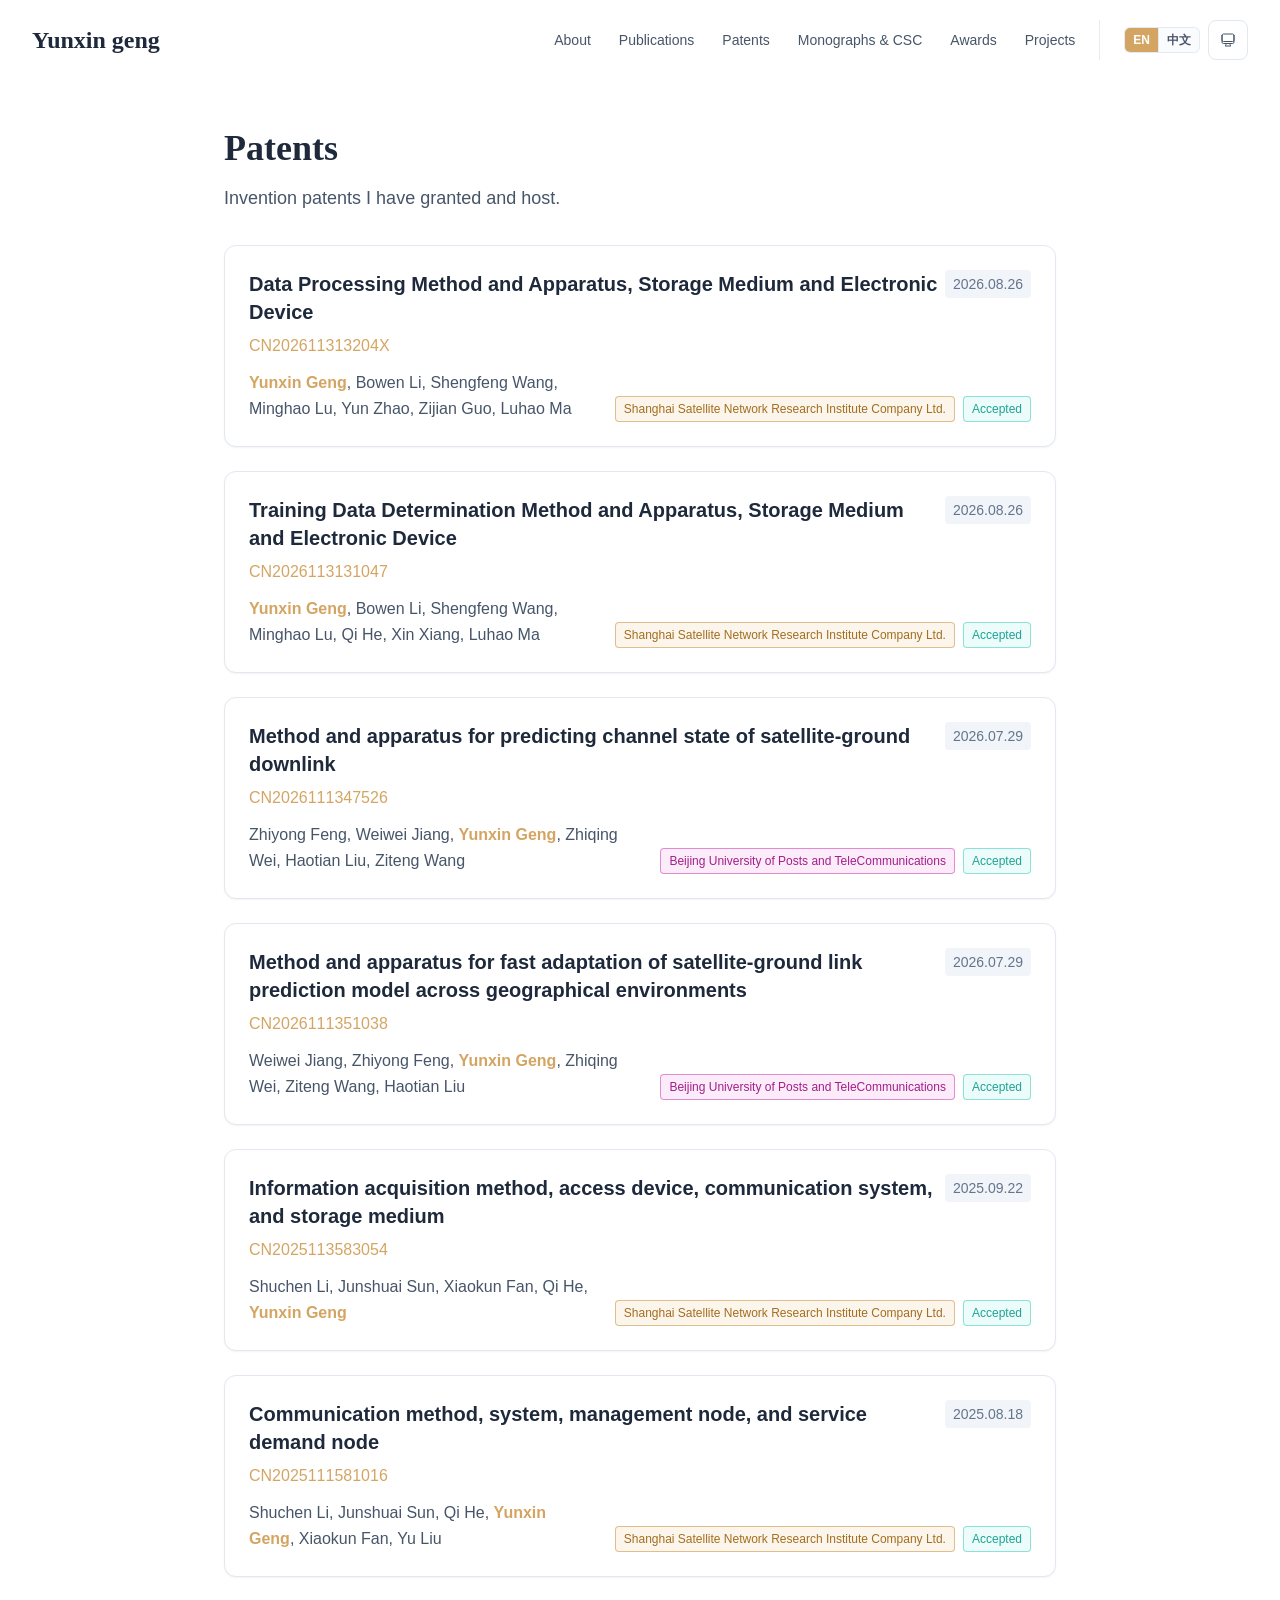
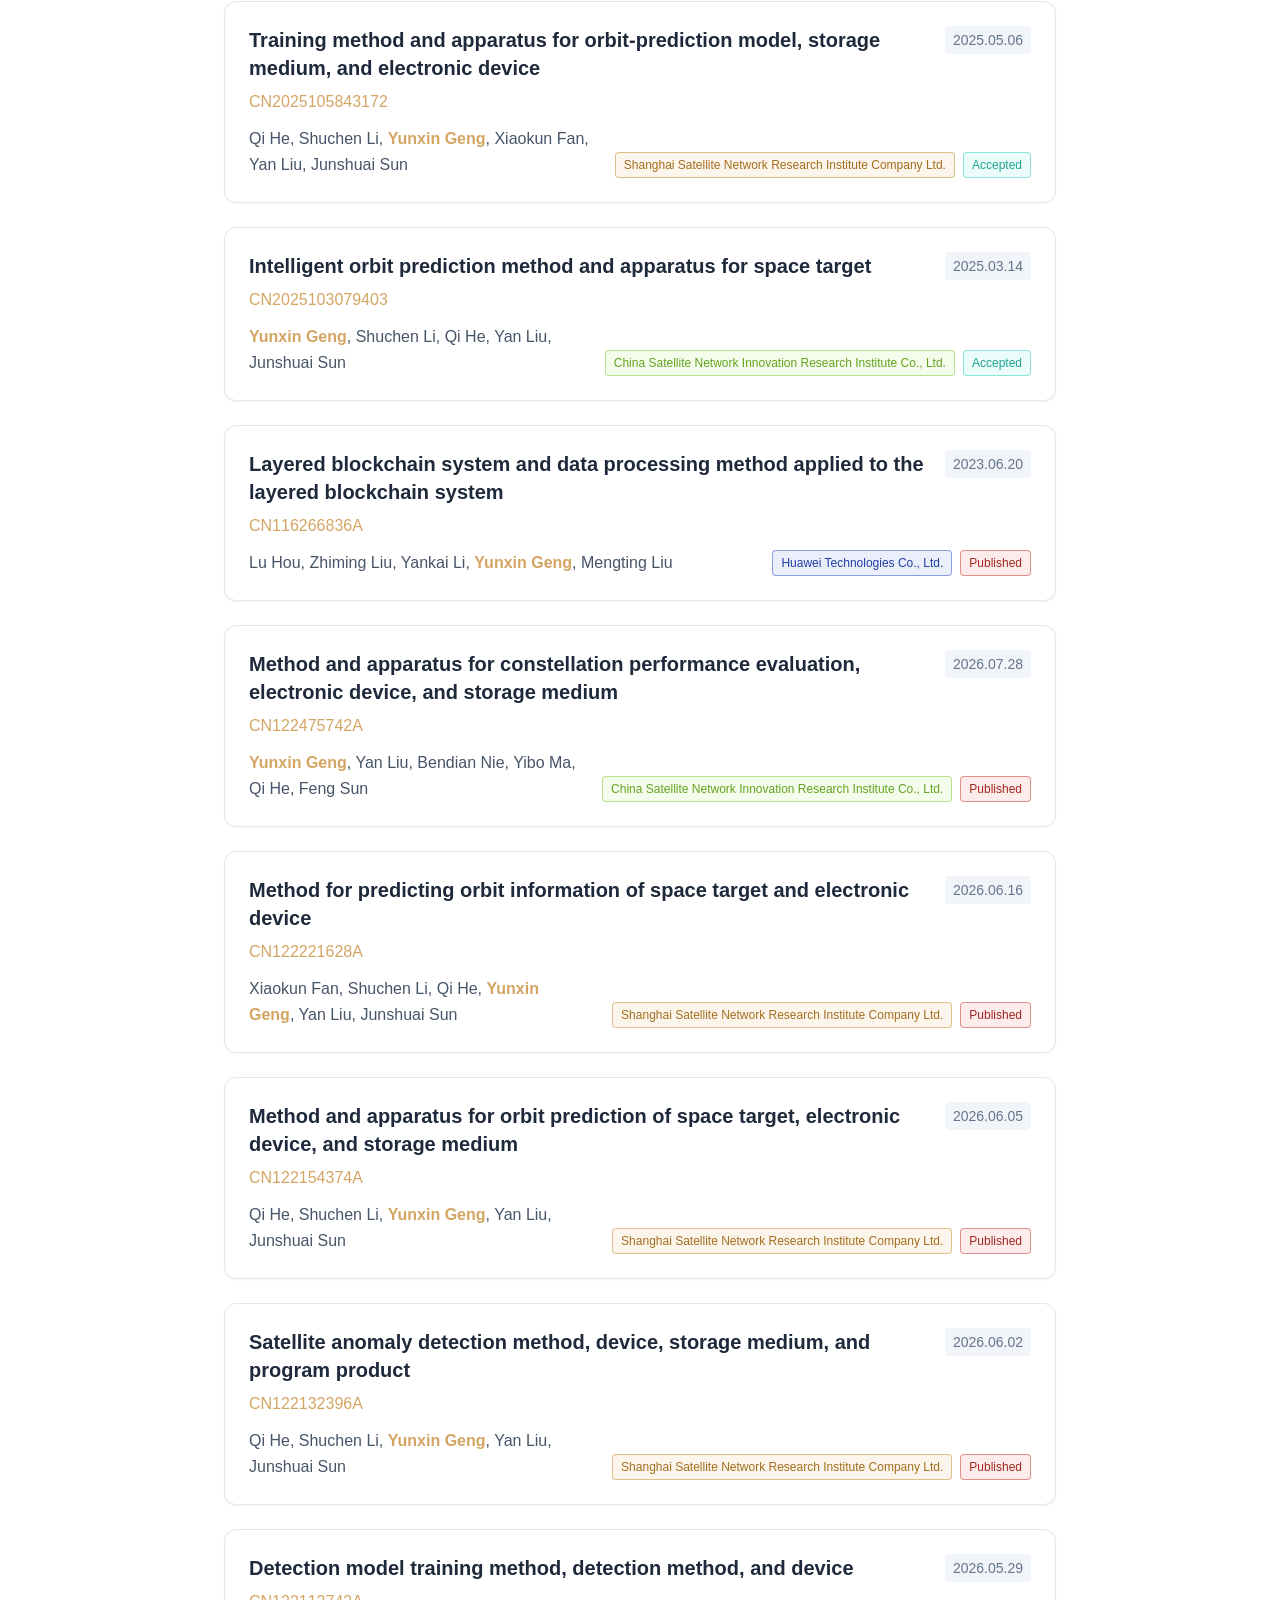
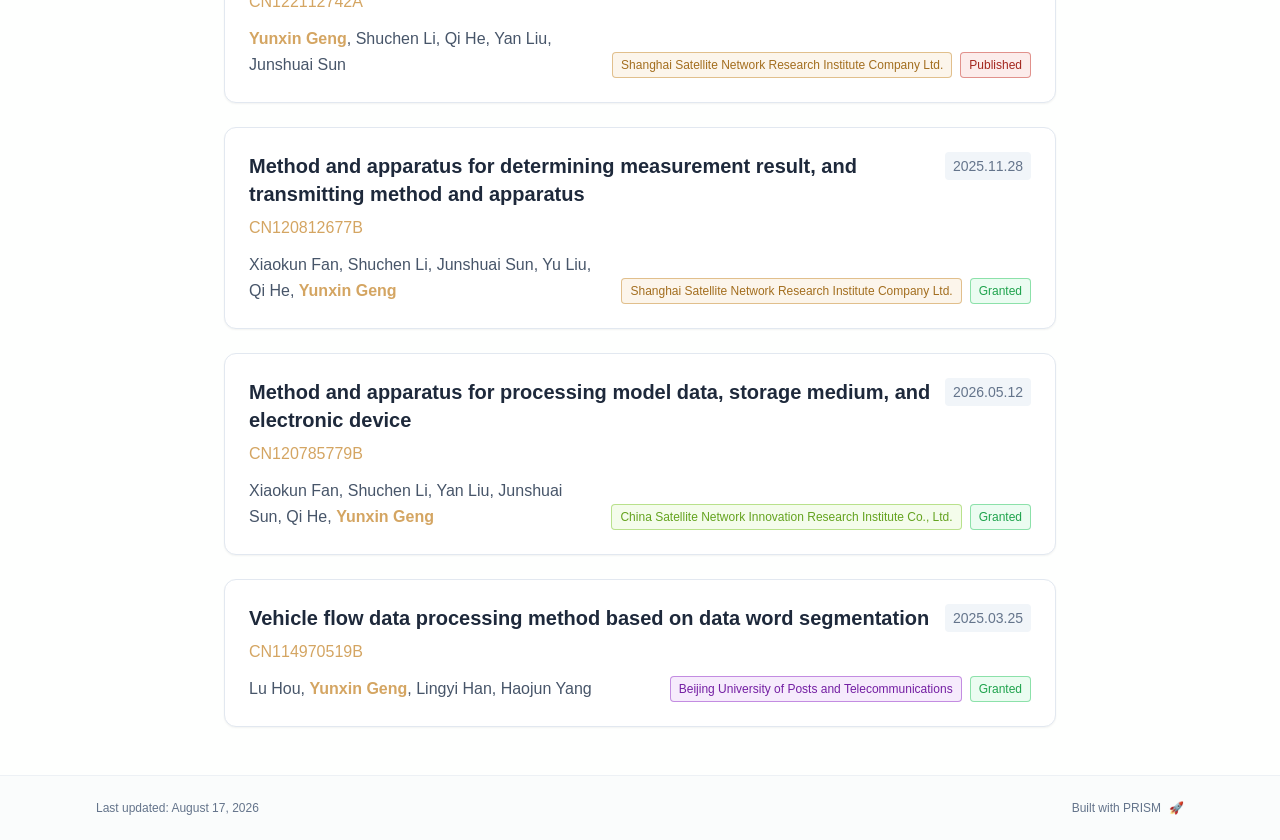
<file: out/patents/index.html>
<!DOCTYPE html><html lang="en" class="scroll-smooth"><head><meta charSet="utf-8"/><meta name="viewport" content="width=device-width, initial-scale=1"/><link rel="stylesheet" href="/_next/static/css/6cdf7c1259495151.css" data-precedence="next"/><link rel="preload" as="script" fetchPriority="low" href="/_next/static/chunks/webpack-679b75d1c4c2027c.js"/><script src="/_next/static/chunks/4bd1b696-70b6d399998de86a.js" async=""></script><script src="/_next/static/chunks/684-5aaa8290a129f299.js" async=""></script><script src="/_next/static/chunks/main-app-f3a18ecd062d6eb9.js" async=""></script><script src="/_next/static/chunks/461-a9a5d7b05a71d978.js" async=""></script><script src="/_next/static/chunks/874-6cc630662f3664af.js" async=""></script><script src="/_next/static/chunks/550-e25fb60305c1b22e.js" async=""></script><script src="/_next/static/chunks/app/layout-3bc9bcfc9629e41c.js" async=""></script><script src="/_next/static/chunks/178-595a94b9af1e67b5.js" async=""></script><script src="/_next/static/chunks/748-7f55fe3ee213699f.js" async=""></script><script src="/_next/static/chunks/app/%5Bslug%5D/page-995fbcccb0fed30b.js" async=""></script><link rel="icon" href="/favicon.svg" type="image/svg+xml"/><link rel="dns-prefetch" href="https://jialeliu.com"/><link rel="preconnect" href="https://jialeliu.com" crossorigin=""/><link rel="preload" as="font" type="font/woff2" href="https://jialeliu.com/fonts/georgiab.woff2" crossorigin=""/><script>
              try {
                const theme = localStorage.getItem('theme-storage');
                const parsed = theme ? JSON.parse(theme) : null;
                const setting = parsed?.state?.theme || 'system';
                const prefersDark = typeof window !== 'undefined' && window.matchMedia && window.matchMedia('(prefers-color-scheme: dark)').matches;
                const effective = setting === 'dark' ? 'dark' : (setting === 'light' ? 'light' : (prefersDark ? 'dark' : 'light'));
                var root = document.documentElement;
                root.classList.add(effective);
                root.setAttribute('data-theme', effective);
              } catch (e) {
                var root = document.documentElement;
                root.classList.add('light');
                root.setAttribute('data-theme', 'light');
              }
            </script><script>
    try {
      const cfg = {"enabled":true,"locales":["zh","en"],"defaultLocale":"en","mode":"auto","fixedLocale":"en","persist":true,"switcher":true,"labels":{"zh":"中文","en":"English"}};
      const storageKey = 'locale-storage';
      const normalize = (value) => typeof value === 'string' ? value.trim().replace('_', '-').toLowerCase() : '';
      const matchLocale = (candidate) => {
        const normalized = normalize(candidate);
        if (!normalized) return null;
        if (cfg.locales.includes(normalized)) return normalized;
        const language = normalized.split('-')[0];
        if (cfg.locales.includes(language)) return language;
        return null;
      };

      let resolved = null;

      if (!cfg.enabled) {
        resolved = cfg.defaultLocale;
      } else if (cfg.persist) {
        resolved = matchLocale(localStorage.getItem(storageKey));
      }

      if (!resolved) {
        if (cfg.mode === 'fixed') {
          resolved = cfg.fixedLocale;
        } else {
          resolved = matchLocale(navigator.language);
        }
      }

      if (!resolved) {
        resolved = cfg.defaultLocale;
      }

      const root = document.documentElement;
      root.lang = resolved;
      root.setAttribute('data-locale', resolved);

      if (cfg.persist) {
        localStorage.setItem(storageKey, resolved);
      }
    } catch (e) {
      const root = document.documentElement;
      root.lang = 'en';
      root.setAttribute('data-locale', 'en');
    }
  </script><title>Patents | Yunxin geng</title><meta name="description" content="Invention patents I have granted and host."/><meta name="author" content="Yunxin Geng"/><meta name="keywords" content="Yunxin Geng,PhD,Research,State Key Laboratory of Satellite Network,Shanghai Satellite Network Research Institute Company Ltd.,Beijing University of Posts and Telecommunications"/><meta name="creator" content="Yunxin Geng"/><meta name="publisher" content="Yunxin Geng"/><meta property="og:title" content="Yunxin geng"/><meta property="og:description" content="Engineer at Shanghai Satellite Network Research Institute Company Ltd. (State Key Laboratory of Satellite Network), also an PhD student at Beijing University of Posts and Telecommunications."/><meta property="og:site_name" content="Yunxin Geng&#x27;s Academic Website"/><meta property="og:locale" content="en_US"/><meta property="og:type" content="website"/><meta name="twitter:card" content="summary"/><meta name="twitter:title" content="Yunxin geng"/><meta name="twitter:description" content="Engineer at Shanghai Satellite Network Research Institute Company Ltd. (State Key Laboratory of Satellite Network), also an PhD student at Beijing University of Posts and Telecommunications."/><link rel="icon" href="/favicon.svg"/><script>document.querySelectorAll('body link[rel="icon"], body link[rel="apple-touch-icon"]').forEach(el => document.head.appendChild(el))</script><script src="/_next/static/chunks/polyfills-42372ed130431b0a.js" noModule=""></script></head><body class="font-sans antialiased"><div style="visibility:hidden"><nav class="fixed top-0 left-0 right-0 z-50" data-headlessui-state=""><div class="transition-all duration-300 ease-out bg-transparent" style="transform:translateY(-100px)"><div class="max-w-7xl mx-auto px-4 sm:px-6 lg:px-8"><div class="flex justify-between items-center h-16 lg:h-20"><div class="flex-shrink-0" tabindex="0"><a class="text-xl lg:text-2xl font-serif font-semibold text-primary hover:text-accent transition-colors duration-200" href="/">Yunxin geng</a></div><div class="hidden lg:block"><div class="ml-10 flex items-center space-x-3"><div class="relative flex items-baseline space-x-1"><a data-nav-href="/" class="relative px-3 py-2 text-sm font-medium rounded-lg transition-colors duration-150 text-neutral-600" href="/">About</a><a data-nav-href="/publications" class="relative px-3 py-2 text-sm font-medium rounded-lg transition-colors duration-150 text-neutral-600" href="/publications/">Publications</a><a data-nav-href="/patents" class="relative px-3 py-2 text-sm font-medium rounded-lg transition-colors duration-150 text-primary" href="/patents/">Patents</a><a data-nav-href="/monographs" class="relative px-3 py-2 text-sm font-medium rounded-lg transition-colors duration-150 text-neutral-600" href="/monographs/">Monographs &amp; CSC</a><a data-nav-href="/awards" class="relative px-3 py-2 text-sm font-medium rounded-lg transition-colors duration-150 text-neutral-600" href="/awards/">Awards</a><a data-nav-href="/projects" class="relative px-3 py-2 text-sm font-medium rounded-lg transition-colors duration-150 text-neutral-600" href="/projects/">Projects</a></div><div class="flex items-center gap-2 border-l border-neutral-200/80 pl-6 dark:border-neutral-700/80"><div class="w-[76px] h-[26px] rounded-md border border-neutral-200/80 bg-neutral-50/80 dark:border-neutral-600 dark:bg-neutral-800/60"><div class="h-full w-1/2 rounded-l-md bg-neutral-300/70 animate-pulse dark:bg-neutral-700"></div></div><div class="flex items-center justify-center w-10 h-10 rounded-lg border border-neutral-200 dark:border-[rgba(148,163,184,0.24)] bg-background dark:bg-neutral-800"><div class="w-4 h-4 rounded-full bg-neutral-300 animate-pulse"></div></div></div></div></div><div class="lg:hidden flex items-center space-x-2"><div class="w-[76px] h-[26px] rounded-md border border-neutral-200/80 bg-neutral-50/80 dark:border-neutral-600 dark:bg-neutral-800/60"><div class="h-full w-1/2 rounded-l-md bg-neutral-300/70 animate-pulse dark:bg-neutral-700"></div></div><div class="flex items-center justify-center w-10 h-10 rounded-lg border border-neutral-200 dark:border-[rgba(148,163,184,0.24)] bg-background dark:bg-neutral-800"><div class="w-4 h-4 rounded-full bg-neutral-300 animate-pulse"></div></div><button class="inline-flex items-center justify-center p-2 rounded-md text-neutral-600 hover:text-primary hover:bg-neutral-100 dark:hover:bg-neutral-800 focus:outline-none focus:ring-2 focus:ring-inset focus:ring-accent transition-colors duration-200" id="headlessui-disclosure-button-«R7pdb»" type="button" aria-expanded="false" data-headlessui-state=""><span class="sr-only">Open main menu</span><div><svg xmlns="http://www.w3.org/2000/svg" fill="none" viewBox="0 0 24 24" stroke-width="1.5" stroke="currentColor" aria-hidden="true" data-slot="icon" class="block h-6 w-6"><path stroke-linecap="round" stroke-linejoin="round" d="M3.75 6.75h16.5M3.75 12h16.5m-16.5 5.25h16.5"></path></svg></div></button></div></div></div></div></nav><main class="min-h-screen pt-16 lg:pt-20"><div class="max-w-4xl mx-auto px-4 sm:px-6 lg:px-8 py-12"><div style="opacity:0;transform:translateY(20px)"><div class="mb-8"><h1 class="text-4xl font-serif font-bold text-primary mb-4">Patents</h1><div class="text-lg text-neutral-600 dark:text-neutral-500 max-w-2xl leading-relaxed"><p class="mb-3 last:mb-0">Invention patents I have granted and host.</p></div></div><div class="space-y-12"><section><div class="grid gap-6"><div class="bg-white dark:bg-neutral-900 p-6 rounded-xl shadow-sm border border-neutral-200 dark:border-neutral-800 hover:shadow-lg transition-all duration-200 hover:scale-[1.01]" style="opacity:0;transform:translateY(20px)"><div class="flex justify-between items-start mb-2"><h3 class="text-xl font-semibold text-primary">Data Processing Method and Apparatus, Storage Medium and Electronic Device</h3><span class="shrink-0 whitespace-nowrap text-sm text-neutral-500 font-medium bg-neutral-100 dark:bg-neutral-800 px-2 py-1 rounded">2026.08.26</span></div><p class="text-base text-accent font-medium mb-3">CN202611313204X</p><div class="flex flex-wrap items-end justify-between gap-x-6 gap-y-3"><div class="text-base min-w-0 flex-1 text-neutral-600 dark:text-neutral-500 leading-relaxed"><p class="mb-3 last:mb-0"><strong class="font-semibold text-accent">Yunxin Geng</strong>, Bowen Li, Shengfeng Wang, Minghao Lu, Yun Zhao, Zijian Guo, Luhao Ma</p></div><div class="ml-auto flex shrink-0 flex-wrap justify-end gap-2"><span class="card-tag rounded border px-2 py-1 text-xs font-medium" style="--tag-hue:36">Shanghai Satellite Network Research Institute Company Ltd.</span><span class="card-tag rounded border px-2 py-1 text-xs font-medium" style="--tag-hue:173.508">Accepted</span></div></div></div><div class="bg-white dark:bg-neutral-900 p-6 rounded-xl shadow-sm border border-neutral-200 dark:border-neutral-800 hover:shadow-lg transition-all duration-200 hover:scale-[1.01]" style="opacity:0;transform:translateY(20px)"><div class="flex justify-between items-start mb-2"><h3 class="text-xl font-semibold text-primary">Training Data Determination Method and Apparatus, Storage Medium and Electronic Device</h3><span class="shrink-0 whitespace-nowrap text-sm text-neutral-500 font-medium bg-neutral-100 dark:bg-neutral-800 px-2 py-1 rounded">2026.08.26</span></div><p class="text-base text-accent font-medium mb-3">CN2026113131047</p><div class="flex flex-wrap items-end justify-between gap-x-6 gap-y-3"><div class="text-base min-w-0 flex-1 text-neutral-600 dark:text-neutral-500 leading-relaxed"><p class="mb-3 last:mb-0"><strong class="font-semibold text-accent">Yunxin Geng</strong>, Bowen Li, Shengfeng Wang, Minghao Lu, Qi He, Xin Xiang, Luhao Ma</p></div><div class="ml-auto flex shrink-0 flex-wrap justify-end gap-2"><span class="card-tag rounded border px-2 py-1 text-xs font-medium" style="--tag-hue:36">Shanghai Satellite Network Research Institute Company Ltd.</span><span class="card-tag rounded border px-2 py-1 text-xs font-medium" style="--tag-hue:173.508">Accepted</span></div></div></div><div class="bg-white dark:bg-neutral-900 p-6 rounded-xl shadow-sm border border-neutral-200 dark:border-neutral-800 hover:shadow-lg transition-all duration-200 hover:scale-[1.01]" style="opacity:0;transform:translateY(20px)"><div class="flex justify-between items-start mb-2"><h3 class="text-xl font-semibold text-primary">Method and apparatus for predicting channel state of satellite‑ground downlink</h3><span class="shrink-0 whitespace-nowrap text-sm text-neutral-500 font-medium bg-neutral-100 dark:bg-neutral-800 px-2 py-1 rounded">2026.07.29</span></div><p class="text-base text-accent font-medium mb-3">CN2026111347526</p><div class="flex flex-wrap items-end justify-between gap-x-6 gap-y-3"><div class="text-base min-w-0 flex-1 text-neutral-600 dark:text-neutral-500 leading-relaxed"><p class="mb-3 last:mb-0">Zhiyong Feng, Weiwei Jiang, <strong class="font-semibold text-accent">Yunxin Geng</strong>, Zhiqing Wei, Haotian Liu, Ziteng Wang</p></div><div class="ml-auto flex shrink-0 flex-wrap justify-end gap-2"><span class="card-tag rounded border px-2 py-1 text-xs font-medium" style="--tag-hue:311.016">Beijing University of Posts and TeleCommunications</span><span class="card-tag rounded border px-2 py-1 text-xs font-medium" style="--tag-hue:173.508">Accepted</span></div></div></div><div class="bg-white dark:bg-neutral-900 p-6 rounded-xl shadow-sm border border-neutral-200 dark:border-neutral-800 hover:shadow-lg transition-all duration-200 hover:scale-[1.01]" style="opacity:0;transform:translateY(20px)"><div class="flex justify-between items-start mb-2"><h3 class="text-xl font-semibold text-primary">Method and apparatus for fast adaptation of satellite‑ground link prediction model across geographical environments</h3><span class="shrink-0 whitespace-nowrap text-sm text-neutral-500 font-medium bg-neutral-100 dark:bg-neutral-800 px-2 py-1 rounded">2026.07.29</span></div><p class="text-base text-accent font-medium mb-3">CN2026111351038</p><div class="flex flex-wrap items-end justify-between gap-x-6 gap-y-3"><div class="text-base min-w-0 flex-1 text-neutral-600 dark:text-neutral-500 leading-relaxed"><p class="mb-3 last:mb-0">Weiwei Jiang, Zhiyong Feng, <strong class="font-semibold text-accent">Yunxin Geng</strong>, Zhiqing Wei, Ziteng Wang, Haotian Liu</p></div><div class="ml-auto flex shrink-0 flex-wrap justify-end gap-2"><span class="card-tag rounded border px-2 py-1 text-xs font-medium" style="--tag-hue:311.016">Beijing University of Posts and TeleCommunications</span><span class="card-tag rounded border px-2 py-1 text-xs font-medium" style="--tag-hue:173.508">Accepted</span></div></div></div><div class="bg-white dark:bg-neutral-900 p-6 rounded-xl shadow-sm border border-neutral-200 dark:border-neutral-800 hover:shadow-lg transition-all duration-200 hover:scale-[1.01]" style="opacity:0;transform:translateY(20px)"><div class="flex justify-between items-start mb-2"><h3 class="text-xl font-semibold text-primary">Information acquisition method, access device, communication system, and storage medium</h3><span class="shrink-0 whitespace-nowrap text-sm text-neutral-500 font-medium bg-neutral-100 dark:bg-neutral-800 px-2 py-1 rounded">2025.09.22</span></div><p class="text-base text-accent font-medium mb-3">CN2025113583054</p><div class="flex flex-wrap items-end justify-between gap-x-6 gap-y-3"><div class="text-base min-w-0 flex-1 text-neutral-600 dark:text-neutral-500 leading-relaxed"><p class="mb-3 last:mb-0">Shuchen Li, Junshuai Sun, Xiaokun Fan, Qi He, <strong class="font-semibold text-accent">Yunxin Geng</strong></p></div><div class="ml-auto flex shrink-0 flex-wrap justify-end gap-2"><span class="card-tag rounded border px-2 py-1 text-xs font-medium" style="--tag-hue:36">Shanghai Satellite Network Research Institute Company Ltd.</span><span class="card-tag rounded border px-2 py-1 text-xs font-medium" style="--tag-hue:173.508">Accepted</span></div></div></div><div class="bg-white dark:bg-neutral-900 p-6 rounded-xl shadow-sm border border-neutral-200 dark:border-neutral-800 hover:shadow-lg transition-all duration-200 hover:scale-[1.01]" style="opacity:0;transform:translateY(20px)"><div class="flex justify-between items-start mb-2"><h3 class="text-xl font-semibold text-primary">Communication method, system, management node, and service demand node</h3><span class="shrink-0 whitespace-nowrap text-sm text-neutral-500 font-medium bg-neutral-100 dark:bg-neutral-800 px-2 py-1 rounded">2025.08.18</span></div><p class="text-base text-accent font-medium mb-3">CN2025111581016</p><div class="flex flex-wrap items-end justify-between gap-x-6 gap-y-3"><div class="text-base min-w-0 flex-1 text-neutral-600 dark:text-neutral-500 leading-relaxed"><p class="mb-3 last:mb-0">Shuchen Li, Junshuai Sun, Qi He, <strong class="font-semibold text-accent">Yunxin Geng</strong>, Xiaokun Fan, Yu Liu</p></div><div class="ml-auto flex shrink-0 flex-wrap justify-end gap-2"><span class="card-tag rounded border px-2 py-1 text-xs font-medium" style="--tag-hue:36">Shanghai Satellite Network Research Institute Company Ltd.</span><span class="card-tag rounded border px-2 py-1 text-xs font-medium" style="--tag-hue:173.508">Accepted</span></div></div></div><div class="bg-white dark:bg-neutral-900 p-6 rounded-xl shadow-sm border border-neutral-200 dark:border-neutral-800 hover:shadow-lg transition-all duration-200 hover:scale-[1.01]" style="opacity:0;transform:translateY(20px)"><div class="flex justify-between items-start mb-2"><h3 class="text-xl font-semibold text-primary">Training method and apparatus for orbit‑prediction model, storage medium, and electronic device</h3><span class="shrink-0 whitespace-nowrap text-sm text-neutral-500 font-medium bg-neutral-100 dark:bg-neutral-800 px-2 py-1 rounded">2025.05.06</span></div><p class="text-base text-accent font-medium mb-3">CN2025105843172</p><div class="flex flex-wrap items-end justify-between gap-x-6 gap-y-3"><div class="text-base min-w-0 flex-1 text-neutral-600 dark:text-neutral-500 leading-relaxed"><p class="mb-3 last:mb-0">Qi He, Shuchen Li, <strong class="font-semibold text-accent">Yunxin Geng</strong>, Xiaokun Fan, Yan Liu, Junshuai Sun</p></div><div class="ml-auto flex shrink-0 flex-wrap justify-end gap-2"><span class="card-tag rounded border px-2 py-1 text-xs font-medium" style="--tag-hue:36">Shanghai Satellite Network Research Institute Company Ltd.</span><span class="card-tag rounded border px-2 py-1 text-xs font-medium" style="--tag-hue:173.508">Accepted</span></div></div></div><div class="bg-white dark:bg-neutral-900 p-6 rounded-xl shadow-sm border border-neutral-200 dark:border-neutral-800 hover:shadow-lg transition-all duration-200 hover:scale-[1.01]" style="opacity:0;transform:translateY(20px)"><div class="flex justify-between items-start mb-2"><h3 class="text-xl font-semibold text-primary">Intelligent orbit prediction method and apparatus for space target</h3><span class="shrink-0 whitespace-nowrap text-sm text-neutral-500 font-medium bg-neutral-100 dark:bg-neutral-800 px-2 py-1 rounded">2025.03.14</span></div><p class="text-base text-accent font-medium mb-3">CN2025103079403</p><div class="flex flex-wrap items-end justify-between gap-x-6 gap-y-3"><div class="text-base min-w-0 flex-1 text-neutral-600 dark:text-neutral-500 leading-relaxed"><p class="mb-3 last:mb-0"><strong class="font-semibold text-accent">Yunxin Geng</strong>, Shuchen Li, Qi He, Yan Liu, Junshuai Sun</p></div><div class="ml-auto flex shrink-0 flex-wrap justify-end gap-2"><span class="card-tag rounded border px-2 py-1 text-xs font-medium" style="--tag-hue:88.524">China Satellite Network Innovation Research Institute Co., Ltd.</span><span class="card-tag rounded border px-2 py-1 text-xs font-medium" style="--tag-hue:173.508">Accepted</span></div></div></div><div class="bg-white dark:bg-neutral-900 p-6 rounded-xl shadow-sm border border-neutral-200 dark:border-neutral-800 hover:shadow-lg transition-all duration-200 hover:scale-[1.01]" style="opacity:0;transform:translateY(20px)"><div class="flex justify-between items-start mb-2"><h3 class="text-xl font-semibold text-primary">Layered blockchain system and data processing method applied to the layered blockchain system</h3><span class="shrink-0 whitespace-nowrap text-sm text-neutral-500 font-medium bg-neutral-100 dark:bg-neutral-800 px-2 py-1 rounded">2023.06.20</span></div><p class="text-base text-accent font-medium mb-3">CN116266836A</p><div class="flex flex-wrap items-end justify-between gap-x-6 gap-y-3"><div class="text-base min-w-0 flex-1 text-neutral-600 dark:text-neutral-500 leading-relaxed"><p class="mb-3 last:mb-0"><a href="https://cprs.patentstar.com.cn/Search/Detail?ANE=7FAA9IFE9HDD5DBA9GCA9DID9ECC9CIG9ICC9FFD9DIF9HGG" node="[object Object]" target="_blank" rel="noopener noreferrer" class="text-neutral-600 dark:text-neutral-500 transition-all duration-200 rounded hover:text-accent hover:bg-accent/10 hover:shadow-sm">Lu Hou, Zhiming Liu, Yankai Li, <strong class="font-semibold text-accent">Yunxin Geng</strong>, Mengting Liu</a></p></div><div class="ml-auto flex shrink-0 flex-wrap justify-end gap-2"><span class="card-tag rounded border px-2 py-1 text-xs font-medium" style="--tag-hue:226.03200000000004">Huawei Technologies Co., Ltd.</span><span class="card-tag rounded border px-2 py-1 text-xs font-medium" style="--tag-hue:3.5400000000000773">Published</span></div></div></div><div class="bg-white dark:bg-neutral-900 p-6 rounded-xl shadow-sm border border-neutral-200 dark:border-neutral-800 hover:shadow-lg transition-all duration-200 hover:scale-[1.01]" style="opacity:0;transform:translateY(20px)"><div class="flex justify-between items-start mb-2"><h3 class="text-xl font-semibold text-primary">Method and apparatus for constellation performance evaluation, electronic device, and storage medium</h3><span class="shrink-0 whitespace-nowrap text-sm text-neutral-500 font-medium bg-neutral-100 dark:bg-neutral-800 px-2 py-1 rounded">2026.07.28</span></div><p class="text-base text-accent font-medium mb-3">CN122475742A</p><div class="flex flex-wrap items-end justify-between gap-x-6 gap-y-3"><div class="text-base min-w-0 flex-1 text-neutral-600 dark:text-neutral-500 leading-relaxed"><p class="mb-3 last:mb-0"><a href="https://cprs.patentstar.com.cn/Search/Detail?ANE=7CDA9IBA9GCB9DIH5CCA9EHC9EIE9GFE9AIG9BCDBGHA9GHE" node="[object Object]" target="_blank" rel="noopener noreferrer" class="text-neutral-600 dark:text-neutral-500 transition-all duration-200 rounded hover:text-accent hover:bg-accent/10 hover:shadow-sm"><strong class="font-semibold text-accent">Yunxin Geng</strong>, Yan Liu, Bendian Nie, Yibo Ma, Qi He, Feng Sun</a></p></div><div class="ml-auto flex shrink-0 flex-wrap justify-end gap-2"><span class="card-tag rounded border px-2 py-1 text-xs font-medium" style="--tag-hue:88.524">China Satellite Network Innovation Research Institute Co., Ltd.</span><span class="card-tag rounded border px-2 py-1 text-xs font-medium" style="--tag-hue:3.5400000000000773">Published</span></div></div></div><div class="bg-white dark:bg-neutral-900 p-6 rounded-xl shadow-sm border border-neutral-200 dark:border-neutral-800 hover:shadow-lg transition-all duration-200 hover:scale-[1.01]" style="opacity:0;transform:translateY(20px)"><div class="flex justify-between items-start mb-2"><h3 class="text-xl font-semibold text-primary">Method for predicting orbit information of space target and electronic device</h3><span class="shrink-0 whitespace-nowrap text-sm text-neutral-500 font-medium bg-neutral-100 dark:bg-neutral-800 px-2 py-1 rounded">2026.06.16</span></div><p class="text-base text-accent font-medium mb-3">CN122221628A</p><div class="flex flex-wrap items-end justify-between gap-x-6 gap-y-3"><div class="text-base min-w-0 flex-1 text-neutral-600 dark:text-neutral-500 leading-relaxed"><p class="mb-3 last:mb-0"><a href="https://cprs.patentstar.com.cn/Search/Detail?ANE=7CDA9IBA9GCB9DIH5CCA9EHC9EIE9GFE9AIG9BCDBGHA9GHE" node="[object Object]" target="_blank" rel="noopener noreferrer" class="text-neutral-600 dark:text-neutral-500 transition-all duration-200 rounded hover:text-accent hover:bg-accent/10 hover:shadow-sm">Xiaokun Fan, Shuchen Li, Qi He, <strong class="font-semibold text-accent">Yunxin Geng</strong>, Yan Liu, Junshuai Sun</a></p></div><div class="ml-auto flex shrink-0 flex-wrap justify-end gap-2"><span class="card-tag rounded border px-2 py-1 text-xs font-medium" style="--tag-hue:36">Shanghai Satellite Network Research Institute Company Ltd.</span><span class="card-tag rounded border px-2 py-1 text-xs font-medium" style="--tag-hue:3.5400000000000773">Published</span></div></div></div><div class="bg-white dark:bg-neutral-900 p-6 rounded-xl shadow-sm border border-neutral-200 dark:border-neutral-800 hover:shadow-lg transition-all duration-200 hover:scale-[1.01]" style="opacity:0;transform:translateY(20px)"><div class="flex justify-between items-start mb-2"><h3 class="text-xl font-semibold text-primary">Method and apparatus for orbit prediction of space target, electronic device, and storage medium</h3><span class="shrink-0 whitespace-nowrap text-sm text-neutral-500 font-medium bg-neutral-100 dark:bg-neutral-800 px-2 py-1 rounded">2026.06.05</span></div><p class="text-base text-accent font-medium mb-3">CN122154374A</p><div class="flex flex-wrap items-end justify-between gap-x-6 gap-y-3"><div class="text-base min-w-0 flex-1 text-neutral-600 dark:text-neutral-500 leading-relaxed"><p class="mb-3 last:mb-0"><a href="https://cprs.patentstar.com.cn/Search/Detail?ANE=8GAA9CHA9GFE9EFE5CCA8DEA9BHGFHHA9HBA9GBF9DAD9AID" node="[object Object]" target="_blank" rel="noopener noreferrer" class="text-neutral-600 dark:text-neutral-500 transition-all duration-200 rounded hover:text-accent hover:bg-accent/10 hover:shadow-sm">Qi He, Shuchen Li, <strong class="font-semibold text-accent">Yunxin Geng</strong>, Yan Liu, Junshuai Sun</a></p></div><div class="ml-auto flex shrink-0 flex-wrap justify-end gap-2"><span class="card-tag rounded border px-2 py-1 text-xs font-medium" style="--tag-hue:36">Shanghai Satellite Network Research Institute Company Ltd.</span><span class="card-tag rounded border px-2 py-1 text-xs font-medium" style="--tag-hue:3.5400000000000773">Published</span></div></div></div><div class="bg-white dark:bg-neutral-900 p-6 rounded-xl shadow-sm border border-neutral-200 dark:border-neutral-800 hover:shadow-lg transition-all duration-200 hover:scale-[1.01]" style="opacity:0;transform:translateY(20px)"><div class="flex justify-between items-start mb-2"><h3 class="text-xl font-semibold text-primary">Satellite anomaly detection method, device, storage medium, and program product</h3><span class="shrink-0 whitespace-nowrap text-sm text-neutral-500 font-medium bg-neutral-100 dark:bg-neutral-800 px-2 py-1 rounded">2026.06.02</span></div><p class="text-base text-accent font-medium mb-3">CN122132396A</p><div class="flex flex-wrap items-end justify-between gap-x-6 gap-y-3"><div class="text-base min-w-0 flex-1 text-neutral-600 dark:text-neutral-500 leading-relaxed"><p class="mb-3 last:mb-0"><a href="https://cprs.patentstar.com.cn/Search/Detail?ANE=9IGH7DEA9GED9GEF8AHA8CFA9CGG9EHHDIGA9BHH9BIF9FBG" node="[object Object]" target="_blank" rel="noopener noreferrer" class="text-neutral-600 dark:text-neutral-500 transition-all duration-200 rounded hover:text-accent hover:bg-accent/10 hover:shadow-sm">Qi He, Shuchen Li, <strong class="font-semibold text-accent">Yunxin Geng</strong>, Yan Liu, Junshuai Sun</a></p></div><div class="ml-auto flex shrink-0 flex-wrap justify-end gap-2"><span class="card-tag rounded border px-2 py-1 text-xs font-medium" style="--tag-hue:36">Shanghai Satellite Network Research Institute Company Ltd.</span><span class="card-tag rounded border px-2 py-1 text-xs font-medium" style="--tag-hue:3.5400000000000773">Published</span></div></div></div><div class="bg-white dark:bg-neutral-900 p-6 rounded-xl shadow-sm border border-neutral-200 dark:border-neutral-800 hover:shadow-lg transition-all duration-200 hover:scale-[1.01]" style="opacity:0;transform:translateY(20px)"><div class="flex justify-between items-start mb-2"><h3 class="text-xl font-semibold text-primary">Detection model training method, detection method, and device</h3><span class="shrink-0 whitespace-nowrap text-sm text-neutral-500 font-medium bg-neutral-100 dark:bg-neutral-800 px-2 py-1 rounded">2026.05.29</span></div><p class="text-base text-accent font-medium mb-3">CN122112742A</p><div class="flex flex-wrap items-end justify-between gap-x-6 gap-y-3"><div class="text-base min-w-0 flex-1 text-neutral-600 dark:text-neutral-500 leading-relaxed"><p class="mb-3 last:mb-0"><a href="https://cprs.patentstar.com.cn/Search/Detail?ANE=7FAA9GHE9FGEAHGA9HGF3CAACIEA9GAABFEA5AAADGFACIFA" node="[object Object]" target="_blank" rel="noopener noreferrer" class="text-neutral-600 dark:text-neutral-500 transition-all duration-200 rounded hover:text-accent hover:bg-accent/10 hover:shadow-sm"><strong class="font-semibold text-accent">Yunxin Geng</strong>, Shuchen Li, Qi He, Yan Liu, Junshuai Sun</a></p></div><div class="ml-auto flex shrink-0 flex-wrap justify-end gap-2"><span class="card-tag rounded border px-2 py-1 text-xs font-medium" style="--tag-hue:36">Shanghai Satellite Network Research Institute Company Ltd.</span><span class="card-tag rounded border px-2 py-1 text-xs font-medium" style="--tag-hue:3.5400000000000773">Published</span></div></div></div><div class="bg-white dark:bg-neutral-900 p-6 rounded-xl shadow-sm border border-neutral-200 dark:border-neutral-800 hover:shadow-lg transition-all duration-200 hover:scale-[1.01]" style="opacity:0;transform:translateY(20px)"><div class="flex justify-between items-start mb-2"><h3 class="text-xl font-semibold text-primary">Method and apparatus for determining measurement result, and transmitting method and apparatus</h3><span class="shrink-0 whitespace-nowrap text-sm text-neutral-500 font-medium bg-neutral-100 dark:bg-neutral-800 px-2 py-1 rounded">2025.11.28</span></div><p class="text-base text-accent font-medium mb-3">CN120812677B</p><div class="flex flex-wrap items-end justify-between gap-x-6 gap-y-3"><div class="text-base min-w-0 flex-1 text-neutral-600 dark:text-neutral-500 leading-relaxed"><p class="mb-3 last:mb-0"><a href="https://cprs.patentstar.com.cn/Search/Detail?ANE=8AGA5CDA7EBADIHA3ACA9HGFCIIA3ADA9CEB8BEA9DGH9DBE" node="[object Object]" target="_blank" rel="noopener noreferrer" class="text-neutral-600 dark:text-neutral-500 transition-all duration-200 rounded hover:text-accent hover:bg-accent/10 hover:shadow-sm">Xiaokun Fan, Shuchen Li, Junshuai Sun, Yu Liu, Qi He, <strong class="font-semibold text-accent">Yunxin Geng</strong></a></p></div><div class="ml-auto flex shrink-0 flex-wrap justify-end gap-2"><span class="card-tag rounded border px-2 py-1 text-xs font-medium" style="--tag-hue:36">Shanghai Satellite Network Research Institute Company Ltd.</span><span class="card-tag rounded border px-2 py-1 text-xs font-medium" style="--tag-hue:141.048">Granted</span></div></div></div><div class="bg-white dark:bg-neutral-900 p-6 rounded-xl shadow-sm border border-neutral-200 dark:border-neutral-800 hover:shadow-lg transition-all duration-200 hover:scale-[1.01]" style="opacity:0;transform:translateY(20px)"><div class="flex justify-between items-start mb-2"><h3 class="text-xl font-semibold text-primary">Method and apparatus for processing model data, storage medium, and electronic device</h3><span class="shrink-0 whitespace-nowrap text-sm text-neutral-500 font-medium bg-neutral-100 dark:bg-neutral-800 px-2 py-1 rounded">2026.05.12</span></div><p class="text-base text-accent font-medium mb-3">CN120785779B</p><div class="flex flex-wrap items-end justify-between gap-x-6 gap-y-3"><div class="text-base min-w-0 flex-1 text-neutral-600 dark:text-neutral-500 leading-relaxed"><p class="mb-3 last:mb-0"><a href="https://cprs.patentstar.com.cn/Search/Detail?ANE=9FEC4BDA6CCA9EFF9IHH5BDA7FAA7CAA9HEG9CHC9GBFGIIA" node="[object Object]" target="_blank" rel="noopener noreferrer" class="text-neutral-600 dark:text-neutral-500 transition-all duration-200 rounded hover:text-accent hover:bg-accent/10 hover:shadow-sm">Xiaokun Fan, Shuchen Li, Yan Liu, Junshuai Sun, Qi He, <strong class="font-semibold text-accent">Yunxin Geng</strong></a></p></div><div class="ml-auto flex shrink-0 flex-wrap justify-end gap-2"><span class="card-tag rounded border px-2 py-1 text-xs font-medium" style="--tag-hue:88.524">China Satellite Network Innovation Research Institute Co., Ltd.</span><span class="card-tag rounded border px-2 py-1 text-xs font-medium" style="--tag-hue:141.048">Granted</span></div></div></div><div class="bg-white dark:bg-neutral-900 p-6 rounded-xl shadow-sm border border-neutral-200 dark:border-neutral-800 hover:shadow-lg transition-all duration-200 hover:scale-[1.01]" style="opacity:0;transform:translateY(20px)"><div class="flex justify-between items-start mb-2"><h3 class="text-xl font-semibold text-primary">Vehicle flow data processing method based on data word segmentation</h3><span class="shrink-0 whitespace-nowrap text-sm text-neutral-500 font-medium bg-neutral-100 dark:bg-neutral-800 px-2 py-1 rounded">2025.03.25</span></div><p class="text-base text-accent font-medium mb-3">CN114970519B</p><div class="flex flex-wrap items-end justify-between gap-x-6 gap-y-3"><div class="text-base min-w-0 flex-1 text-neutral-600 dark:text-neutral-500 leading-relaxed"><p class="mb-3 last:mb-0"><a href="https://cprs.patentstar.com.cn/Search/Detail?ANE=9CFA9HHF9DGC9GHG9EHD7CFA9GED9AFC9DAB9IBH9AHH9FDG" node="[object Object]" target="_blank" rel="noopener noreferrer" class="text-neutral-600 dark:text-neutral-500 transition-all duration-200 rounded hover:text-accent hover:bg-accent/10 hover:shadow-sm">Lu Hou, <strong class="font-semibold text-accent">Yunxin Geng</strong>, Lingyi Han, Haojun Yang</a></p></div><div class="ml-auto flex shrink-0 flex-wrap justify-end gap-2"><span class="card-tag rounded border px-2 py-1 text-xs font-medium" style="--tag-hue:278.55600000000004">Beijing University of Posts and Telecommunications</span><span class="card-tag rounded border px-2 py-1 text-xs font-medium" style="--tag-hue:141.048">Granted</span></div></div></div></div></section></div></div></div><!--$--><!--/$--><!--$--><!--/$--></main><footer class="border-t border-neutral-200/50 bg-neutral-50/50 dark:bg-neutral-900/50 dark:border-neutral-700/50"><div class="max-w-6xl mx-auto px-4 sm:px-6 lg:px-8 py-6"><div class="flex flex-col sm:flex-row justify-between items-center gap-2"><p class="text-xs text-neutral-500">Last updated<!-- -->: <!-- -->August 17, 2026</p><p class="text-xs text-neutral-500 flex items-center"><a href="https://github.com/xyjoey/PRISM" target="_blank" rel="noopener noreferrer">Built with PRISM</a><span class="ml-2">🚀</span></p></div></div></footer></div><script src="/_next/static/chunks/webpack-679b75d1c4c2027c.js" async=""></script><script>(self.__next_f=self.__next_f||[]).push([0])</script><script>self.__next_f.push([1,"1:\"$Sreact.fragment\"\n3:I[3719,[\"461\",\"static/chunks/461-a9a5d7b05a71d978.js\",\"874\",\"static/chunks/874-6cc630662f3664af.js\",\"550\",\"static/chunks/550-e25fb60305c1b22e.js\",\"177\",\"static/chunks/app/layout-3bc9bcfc9629e41c.js\"],\"ThemeProvider\"]\n4:I[310,[\"461\",\"static/chunks/461-a9a5d7b05a71d978.js\",\"874\",\"static/chunks/874-6cc630662f3664af.js\",\"550\",\"static/chunks/550-e25fb60305c1b22e.js\",\"177\",\"static/chunks/app/layout-3bc9bcfc9629e41c.js\"],\"LocaleProvider\"]\n5:I[4574,[\"461\",\"static/chunks/461-a9a5d7b05a71d978.js\",\"874\",\"static/chunks/874-6cc630662f3664af.js\",\"550\",\"static/chunks/550-e25fb60305c1b22e.js\",\"177\",\"static/chunks/app/layout-3bc9bcfc9629e41c.js\"],\"default\"]\n6:I[7555,[],\"\"]\n7:I[1295,[],\"\"]\n8:I[2548,[\"461\",\"static/chunks/461-a9a5d7b05a71d978.js\",\"874\",\"static/chunks/874-6cc630662f3664af.js\",\"550\",\"static/chunks/550-e25fb60305c1b22e.js\",\"177\",\"static/chunks/app/layout-3bc9bcfc9629e41c.js\"],\"default\"]\na:I[9665,[],\"MetadataBoundary\"]\nc:I[9665,[],\"OutletBoundary\"]\nf:I[4911,[],\"AsyncMetadataOutlet\"]\n11:I[9665,[],\"ViewportBoundary\"]\n13:I[6614,[],\"\"]\n:HL[\"/_next/static/css/6cdf7c1259495151.css\",\"style\"]\n2:T5d7,\n    try {\n      const cfg = {\"enabled\":true,\"locales\":[\"zh\",\"en\"],\"defaultLocale\":\"en\",\"mode\":\"auto\",\"fixedLocale\":\"en\",\"persist\":true,\"switcher\":true,\"labels\":{\"zh\":\"中文\",\"en\":\"English\"}};\n      const storageKey = 'locale-storage';\n      const normalize = (value) =\u003e typeof value === 'string' ? value.trim().replace('_', '-').toLowerCase() : '';\n      const matchLocale = (candidate) =\u003e {\n        const normalized = normalize(candidate);\n        if (!normalized) return null;\n        if (cfg.locales.includes(normalized)) return normalized;\n        const language = normalized.split('-')[0];\n        if (cfg.locales.includes(language)) return language;\n        return null;\n      };\n\n      let resolved = null;\n\n      if (!cfg.enabled) {\n        resolved = cfg.defaultLocale;\n      } else if (cfg.persist) {\n        resolved = matchLocale(localStorage.getItem(storageKey));\n      }\n\n      if (!resolved) {\n        if ("])</script><script>self.__next_f.push([1,"cfg.mode === 'fixed') {\n          resolved = cfg.fixedLocale;\n        } else {\n          resolved = matchLocale(navigator.language);\n        }\n      }\n\n      if (!resolved) {\n        resolved = cfg.defaultLocale;\n      }\n\n      const root = document.documentElement;\n      root.lang = resolved;\n      root.setAttribute('data-locale', resolved);\n\n      if (cfg.persist) {\n        localStorage.setItem(storageKey, resolved);\n      }\n    } catch (e) {\n      const root = document.documentElement;\n      root.lang = 'en';\n      root.setAttribute('data-locale', 'en');\n    }\n  "])</script><script>self.__next_f.push([1,"0:{\"P\":null,\"b\":\"wiYjIw5OgVNHioCKKRGXk\",\"p\":\"\",\"c\":[\"\",\"patents\",\"\"],\"i\":false,\"f\":[[[\"\",{\"children\":[[\"slug\",\"patents\",\"d\"],{\"children\":[\"__PAGE__\",{}]}]},\"$undefined\",\"$undefined\",true],[\"\",[\"$\",\"$1\",\"c\",{\"children\":[[[\"$\",\"link\",\"0\",{\"rel\":\"stylesheet\",\"href\":\"/_next/static/css/6cdf7c1259495151.css\",\"precedence\":\"next\",\"crossOrigin\":\"$undefined\",\"nonce\":\"$undefined\"}]],[\"$\",\"html\",null,{\"lang\":\"en\",\"className\":\"scroll-smooth\",\"suppressHydrationWarning\":true,\"children\":[[\"$\",\"head\",null,{\"children\":[[\"$\",\"link\",null,{\"rel\":\"icon\",\"href\":\"/favicon.svg\",\"type\":\"image/svg+xml\"}],[\"$\",\"link\",null,{\"rel\":\"dns-prefetch\",\"href\":\"https://jialeliu.com\"}],[\"$\",\"link\",null,{\"rel\":\"preconnect\",\"href\":\"https://jialeliu.com\",\"crossOrigin\":\"\"}],[\"$\",\"link\",null,{\"rel\":\"preload\",\"as\":\"font\",\"type\":\"font/woff2\",\"href\":\"https://jialeliu.com/fonts/georgiab.woff2\",\"crossOrigin\":\"\"}],[\"$\",\"script\",null,{\"dangerouslySetInnerHTML\":{\"__html\":\"\\n              try {\\n                const theme = localStorage.getItem('theme-storage');\\n                const parsed = theme ? JSON.parse(theme) : null;\\n                const setting = parsed?.state?.theme || 'system';\\n                const prefersDark = typeof window !== 'undefined' \u0026\u0026 window.matchMedia \u0026\u0026 window.matchMedia('(prefers-color-scheme: dark)').matches;\\n                const effective = setting === 'dark' ? 'dark' : (setting === 'light' ? 'light' : (prefersDark ? 'dark' : 'light'));\\n                var root = document.documentElement;\\n                root.classList.add(effective);\\n                root.setAttribute('data-theme', effective);\\n              } catch (e) {\\n                var root = document.documentElement;\\n                root.classList.add('light');\\n                root.setAttribute('data-theme', 'light');\\n              }\\n            \"}}],[\"$\",\"script\",null,{\"dangerouslySetInnerHTML\":{\"__html\":\"$2\"}}]]}],[\"$\",\"body\",null,{\"className\":\"font-sans antialiased\",\"children\":[\"$\",\"$L3\",null,{\"children\":[\"$\",\"$L4\",null,{\"config\":{\"enabled\":true,\"locales\":[\"zh\",\"en\"],\"defaultLocale\":\"en\",\"mode\":\"auto\",\"fixedLocale\":\"en\",\"persist\":true,\"switcher\":true,\"labels\":{\"zh\":\"中文\",\"en\":\"English\"}},\"children\":[[\"$\",\"$L5\",null,{\"items\":[{\"title\":\"About\",\"type\":\"page\",\"target\":\"about\",\"href\":\"/\"},{\"title\":\"Publications\",\"type\":\"page\",\"target\":\"publications\",\"href\":\"/publications\"},{\"title\":\"Patents\",\"type\":\"page\",\"target\":\"patents\",\"href\":\"/patents\"},{\"title\":\"Monographs \u0026 CSC\",\"type\":\"page\",\"target\":\"monographs\",\"href\":\"/monographs\"},{\"title\":\"Awards\",\"type\":\"page\",\"target\":\"awards\",\"href\":\"/awards\"},{\"title\":\"Projects\",\"type\":\"page\",\"target\":\"projects\",\"href\":\"/projects\"}],\"siteTitle\":\"Yunxin geng\",\"enableOnePageMode\":false,\"i18n\":\"$0:f:0:1:1:props:children:1:props:children:1:props:children:props:children:props:config\",\"itemsByLocale\":{\"zh\":[{\"title\":\"主页\",\"type\":\"page\",\"target\":\"about\",\"href\":\"/\"},{\"title\":\"论文\",\"type\":\"page\",\"target\":\"publications\",\"href\":\"/publications\"},{\"title\":\"专利\",\"type\":\"page\",\"target\":\"patents\",\"href\":\"/patents\"},{\"title\":\"著作 \u0026 软件\",\"type\":\"page\",\"target\":\"monographs\",\"href\":\"/monographs\"},{\"title\":\"奖项\",\"type\":\"page\",\"target\":\"awards\",\"href\":\"/awards\"},{\"title\":\"项目\",\"type\":\"page\",\"target\":\"projects\",\"href\":\"/projects\"}],\"en\":[{\"title\":\"About\",\"type\":\"page\",\"target\":\"about\",\"href\":\"/\"},{\"title\":\"Publications\",\"type\":\"page\",\"target\":\"publications\",\"href\":\"/publications\"},{\"title\":\"Patents\",\"type\":\"page\",\"target\":\"patents\",\"href\":\"/patents\"},{\"title\":\"Monographs \u0026 CSC\",\"type\":\"page\",\"target\":\"monographs\",\"href\":\"/monographs\"},{\"title\":\"Awards\",\"type\":\"page\",\"target\":\"awards\",\"href\":\"/awards\"},{\"title\":\"Projects\",\"type\":\"page\",\"target\":\"projects\",\"href\":\"/projects\"}]},\"siteTitleByLocale\":{\"zh\":\"耿运鑫\",\"en\":\"Yunxin geng\"}}],[\"$\",\"main\",null,{\"className\":\"min-h-screen pt-16 lg:pt-20\",\"children\":[\"$\",\"$L6\",null,{\"parallelRouterKey\":\"children\",\"error\":\"$undefined\",\"errorStyles\":\"$undefined\",\"errorScripts\":\"$undefined\",\"template\":[\"$\",\"$L7\",null,{}],\"templateStyles\":\"$undefined\",\"templateScripts\":\"$undefined\",\"notFound\":[[[\"$\",\"title\",null,{\"children\":\"404: This page could not be found.\"}],[\"$\",\"div\",null,{\"style\":{\"fontFamily\":\"system-ui,\\\"Segoe UI\\\",Roboto,Helvetica,Arial,sans-serif,\\\"Apple Color Emoji\\\",\\\"Segoe UI Emoji\\\"\",\"height\":\"100vh\",\"textAlign\":\"center\",\"display\":\"flex\",\"flexDirection\":\"column\",\"alignItems\":\"center\",\"justifyContent\":\"center\"},\"children\":[\"$\",\"div\",null,{\"children\":[[\"$\",\"style\",null,{\"dangerouslySetInnerHTML\":{\"__html\":\"body{color:#000;background:#fff;margin:0}.next-error-h1{border-right:1px solid rgba(0,0,0,.3)}@media (prefers-color-scheme:dark){body{color:#fff;background:#000}.next-error-h1{border-right:1px solid rgba(255,255,255,.3)}}\"}}],[\"$\",\"h1\",null,{\"className\":\"next-error-h1\",\"style\":{\"display\":\"inline-block\",\"margin\":\"0 20px 0 0\",\"padding\":\"0 23px 0 0\",\"fontSize\":24,\"fontWeight\":500,\"verticalAlign\":\"top\",\"lineHeight\":\"49px\"},\"children\":404}],[\"$\",\"div\",null,{\"style\":{\"display\":\"inline-block\"},\"children\":[\"$\",\"h2\",null,{\"style\":{\"fontSize\":14,\"fontWeight\":400,\"lineHeight\":\"49px\",\"margin\":0},\"children\":\"This page could not be found.\"}]}]]}]}]],[]],\"forbidden\":\"$undefined\",\"unauthorized\":\"$undefined\"}]}],[\"$\",\"$L8\",null,{\"lastUpdated\":\"August 17, 2026\",\"lastUpdatedByLocale\":{\"zh\":\"2026年8月17日\",\"en\":\"August 17, 2026\"},\"defaultLocale\":\"en\"}]]}]}]}]]}]]}],{\"children\":[[\"slug\",\"patents\",\"d\"],[\"$\",\"$1\",\"c\",{\"children\":[null,[\"$\",\"$L6\",null,{\"parallelRouterKey\":\"children\",\"error\":\"$undefined\",\"errorStyles\":\"$undefined\",\"errorScripts\":\"$undefined\",\"template\":[\"$\",\"$L7\",null,{}],\"templateStyles\":\"$undefined\",\"templateScripts\":\"$undefined\",\"notFound\":\"$undefined\",\"forbidden\":\"$undefined\",\"unauthorized\":\"$undefined\"}]]}],{\"children\":[\"__PAGE__\",[\"$\",\"$1\",\"c\",{\"children\":[\"$L9\",[\"$\",\"$La\",null,{\"children\":\"$Lb\"}],null,[\"$\",\"$Lc\",null,{\"children\":[\"$Ld\",\"$Le\",[\"$\",\"$Lf\",null,{\"promise\":\"$@10\"}]]}]]}],{},null,false]},null,false]},null,false],[\"$\",\"$1\",\"h\",{\"children\":[null,[\"$\",\"$1\",\"Lq9L8qACNBnnIj0sb6E_q\",{\"children\":[[\"$\",\"$L11\",null,{\"children\":\"$L12\"}],null]}],null]}],false]],\"m\":\"$undefined\",\"G\":[\"$13\",\"$undefined\"],\"s\":false,\"S\":true}\n"])</script><script>self.__next_f.push([1,"14:\"$Sreact.suspense\"\n15:I[4911,[],\"AsyncMetadata\"]\n17:I[2382,[\"461\",\"static/chunks/461-a9a5d7b05a71d978.js\",\"178\",\"static/chunks/178-595a94b9af1e67b5.js\",\"748\",\"static/chunks/748-7f55fe3ee213699f.js\",\"182\",\"static/chunks/app/%5Bslug%5D/page-995fbcccb0fed30b.js\"],\"default\"]\nb:[\"$\",\"$14\",null,{\"fallback\":null,\"children\":[\"$\",\"$L15\",null,{\"promise\":\"$@16\"}]}]\n"])</script><script>self.__next_f.push([1,"9:[\"$\",\"$L17\",null,{\"dataByLocale\":{\"zh\":{\"type\":\"card\",\"config\":{\"type\":\"card\",\"title\":\"专利\",\"description\":\"已授权/已公开/已受理的发明专利。\",\"items\":[{\"title\":\"数据的处理方法和装置、存储介质及电子设备\",\"subtitle\":\"CN202611313204X\",\"date\":\"2025.09.22\",\"content\":\"**耿运鑫**, 李博文, 王胜烽, 路明浩, 赵赟, 郭子健, 马路浩\",\"tags\":[\"上海卫星互联网研究院有限公司\",\"已受理\"]},{\"title\":\"训练数据的确定方法和装置、存储介质及电子设备\",\"subtitle\":\"CN2026113131047\",\"date\":\"2025.09.22\",\"content\":\"**耿运鑫**, 李博文, 王胜烽, 路明浩, 贺琦, 向欣, 马路浩\",\"tags\":[\"上海卫星互联网研究院有限公司\",\"已受理\"]},{\"title\":\"星地下行链路信道状态的预测方法及装置\",\"subtitle\":\"CN2026111347526\",\"date\":\"2026.07.29\",\"content\":\"冯志勇, 姜蔚蔚, **耿运鑫**, 尉志青, 刘浩田, 王子藤\",\"tags\":[\"北京邮电大学\",\"已受理\"]},{\"title\":\"一种星地链路预测模型的跨地理环境快速适配方法及装置\",\"subtitle\":\"CN2026111351038\",\"date\":\"2026.07.29\",\"content\":\"姜蔚蔚, 冯志勇, **耿运鑫**, 尉志青, 王子藤, 刘浩田\",\"tags\":[\"北京邮电大学\",\"已受理\"]},{\"title\":\"信息获取方法、接入设备、通信系统和存储介质\",\"subtitle\":\"CN2025113583054\",\"date\":\"2025.09.22\",\"content\":\"李舒辰, 孙军帅, 范晓坤, 贺琦, **耿运鑫**\",\"tags\":[\"上海卫星互联网研究院有限公司\",\"已受理\"]},{\"title\":\"通信方法、系统、管理节点和业务需求节点\",\"subtitle\":\"CN2025111581016\",\"date\":\"2025.08.18\",\"content\":\"李舒辰, 孙军帅, 贺琦, **耿运鑫**, 范晓坤, 刘钰\",\"tags\":[\"上海卫星互联网研究院有限公司\",\"已受理\"]},{\"title\":\"轨道预测模型的训练方法、装置、存储介质及电子装置\",\"subtitle\":\"CN2025105843172\",\"date\":\"2025.05.06\",\"content\":\"贺琦, 李舒辰, **耿运鑫**, 范晓坤, 刘言, 孙军帅\",\"tags\":[\"上海卫星互联网研究院有限公司\",\"已受理\"]},{\"title\":\"一种空间目标智能轨道预报方法及装置\",\"subtitle\":\"CN2025103079403\",\"date\":\"2025.03.14\",\"content\":\"**耿运鑫**, 李舒辰, 贺琦, 刘言, 孙军帅\",\"tags\":[\"中国星网网络创新研究院有限公司\",\"已受理\"]},{\"title\":\"分层区块链系统和应用于所述分层区块链系统的数据处理方法\",\"subtitle\":\"CN116266836A\",\"date\":\"2023.06.20\",\"content\":\"[侯璐, 刘智铭, 李彦锴, **耿运鑫**, 刘梦婷](https://cprs.patentstar.com.cn/Search/Detail?ANE=7FAA9IFE9HDD5DBA9GCA9DID9ECC9CIG9ICC9FFD9DIF9HGG)\",\"tags\":[\"华为技术有限公司\",\"已公开\"]},{\"title\":\"星座性能评估方法、装置、电子设备和介质\",\"subtitle\":\"CN122475742A\",\"date\":\"2026.07.28\",\"content\":\"[**耿运鑫**, 刘言, 聂本典, 马一博, 贺琦, 孙枫](https://cprs.patentstar.com.cn/Search/Detail?ANE=7CDA9IBA9GCB9DIH5CCA9EHC9EIE9GFE9AIG9BCDBGHA9GHE)\",\"tags\":[\"中国星网网络创新研究院有限公司\",\"已公开\"]},{\"title\":\"空间目标的轨道信息预测方法及电子设备\",\"subtitle\":\"CN122221628A\",\"date\":\"2026.06.16\",\"content\":\"[范晓坤, 李舒辰, 贺琦, **耿运鑫**, 刘言, 孙军帅](https://cprs.patentstar.com.cn/Search/Detail?ANE=7CDA9IBA9GCB9DIH5CCA9EHC9EIE9GFE9AIG9BCDBGHA9GHE)\",\"tags\":[\"上海卫星互联网研究院有限公司\",\"已公开\"]},{\"title\":\"空间目标的轨道预测方法、预测装置、电子设备及介质\",\"subtitle\":\"CN122154374A\",\"date\":\"2026.06.05\",\"content\":\"[贺琦, 李舒辰, **耿运鑫**, 刘言, 孙军帅](https://cprs.patentstar.com.cn/Search/Detail?ANE=8GAA9CHA9GFE9EFE5CCA8DEA9BHGFHHA9HBA9GBF9DAD9AID)\",\"tags\":[\"上海卫星互联网研究院有限公司\",\"已公开\"]},{\"title\":\"一种卫星异常检测方法、设备、介质及程序产品\",\"subtitle\":\"CN122132396A\",\"date\":\"2026.06.02\",\"content\":\"[贺琦, 李舒辰, **耿运鑫**, 刘言, 孙军帅](https://cprs.patentstar.com.cn/Search/Detail?ANE=9IGH7DEA9GED9GEF8AHA8CFA9CGG9EHHDIGA9BHH9BIF9FBG)\",\"tags\":[\"上海卫星互联网研究院有限公司\",\"已公开\"]},{\"title\":\"检测模型训练方法、检测方法及设备\",\"subtitle\":\"CN122112742A\",\"date\":\"2026.05.29\",\"content\":\"[**耿运鑫**, 李舒辰, 贺琦, 刘言, 孙军帅](https://cprs.patentstar.com.cn/Search/Detail?ANE=7FAA9GHE9FGEAHGA9HGF3CAACIEA9GAABFEA5AAADGFACIFA)\",\"tags\":[\"上海卫星互联网研究院有限公司\",\"已公开\"]},{\"title\":\"测量结果的确定方法及装置、发送方法及装置\",\"subtitle\":\"CN120812677B\",\"date\":\"2025.11.28\",\"content\":\"[范晓坤, 李舒辰, 孙军帅, 刘钰, 贺琦, **耿运鑫**](https://cprs.patentstar.com.cn/Search/Detail?ANE=8AGA5CDA7EBADIHA3ACA9HGFCIIA3ADA9CEB8BEA9DGH9DBE)\",\"tags\":[\"上海卫星互联网研究院有限公司\",\"已授权\"]},{\"title\":\"模型数据的处理方法和装置、存储介质及电子设备\",\"subtitle\":\"CN120785779B\",\"date\":\"2026.05.12\",\"content\":\"[范晓坤, 李舒辰, 刘言, 孙军帅, 贺琦, **耿运鑫**](https://cprs.patentstar.com.cn/Search/Detail?ANE=9FEC4BDA6CCA9EFF9IHH5BDA7FAA7CAA9HEG9CHC9GBFGIIA)\",\"tags\":[\"中国星网网络创新研究院有限公司\",\"已授权\"]},{\"title\":\"一种基于数据分词的车流量数据处理方法\",\"subtitle\":\"CN114970519B\",\"date\":\"2025.03.25\",\"content\":\"[侯璐, **耿运鑫**, 韩灵怡, 杨昊俊](https://cprs.patentstar.com.cn/Search/Detail?ANE=9CFA9HHF9DGC9GHG9EHD7CFA9GED9AFC9DAB9IBH9AHH9FDG)\",\"tags\":[\"北京邮电大学\",\"已授权\"]}]}},\"en\":{\"type\":\"card\",\"config\":{\"type\":\"card\",\"title\":\"Patents\",\"description\":\"Invention patents I have granted and host.\",\"items\":[{\"title\":\"Data Processing Method and Apparatus, Storage Medium and Electronic Device\",\"subtitle\":\"CN202611313204X\",\"date\":\"2026.08.26\",\"content\":\"**Yunxin Geng**, Bowen Li, Shengfeng Wang, Minghao Lu, Yun Zhao, Zijian Guo, Luhao Ma\",\"tags\":[\"Shanghai Satellite Network Research Institute Company Ltd.\",\"Accepted\"]},{\"title\":\"Training Data Determination Method and Apparatus, Storage Medium and Electronic Device\",\"subtitle\":\"CN2026113131047\",\"date\":\"2026.08.26\",\"content\":\"**Yunxin Geng**, Bowen Li, Shengfeng Wang, Minghao Lu, Qi He, Xin Xiang, Luhao Ma\",\"tags\":[\"Shanghai Satellite Network Research Institute Company Ltd.\",\"Accepted\"]},{\"title\":\"Method and apparatus for predicting channel state of satellite‑ground downlink\",\"subtitle\":\"CN2026111347526\",\"date\":\"2026.07.29\",\"content\":\"Zhiyong Feng, Weiwei Jiang, **Yunxin Geng**, Zhiqing Wei, Haotian Liu, Ziteng Wang\",\"tags\":[\"Beijing University of Posts and TeleCommunications\",\"Accepted\"]},{\"title\":\"Method and apparatus for fast adaptation of satellite‑ground link prediction model across geographical environments\",\"subtitle\":\"CN2026111351038\",\"date\":\"2026.07.29\",\"content\":\"Weiwei Jiang, Zhiyong Feng, **Yunxin Geng**, Zhiqing Wei, Ziteng Wang, Haotian Liu\",\"tags\":[\"Beijing University of Posts and TeleCommunications\",\"Accepted\"]},{\"title\":\"Information acquisition method, access device, communication system, and storage medium\",\"subtitle\":\"CN2025113583054\",\"date\":\"2025.09.22\",\"content\":\"Shuchen Li, Junshuai Sun, Xiaokun Fan, Qi He, **Yunxin Geng**\",\"tags\":[\"Shanghai Satellite Network Research Institute Company Ltd.\",\"Accepted\"]},{\"title\":\"Communication method, system, management node, and service demand node\",\"subtitle\":\"CN2025111581016\",\"date\":\"2025.08.18\",\"content\":\"Shuchen Li, Junshuai Sun, Qi He, **Yunxin Geng**, Xiaokun Fan, Yu Liu\",\"tags\":[\"Shanghai Satellite Network Research Institute Company Ltd.\",\"Accepted\"]},{\"title\":\"Training method and apparatus for orbit‑prediction model, storage medium, and electronic device\",\"subtitle\":\"CN2025105843172\",\"date\":\"2025.05.06\",\"content\":\"Qi He, Shuchen Li, **Yunxin Geng**, Xiaokun Fan, Yan Liu, Junshuai Sun\",\"tags\":[\"Shanghai Satellite Network Research Institute Company Ltd.\",\"Accepted\"]},{\"title\":\"Intelligent orbit prediction method and apparatus for space target\",\"subtitle\":\"CN2025103079403\",\"date\":\"2025.03.14\",\"content\":\"**Yunxin Geng**, Shuchen Li, Qi He, Yan Liu, Junshuai Sun\",\"tags\":[\"China Satellite Network Innovation Research Institute Co., Ltd.\",\"Accepted\"]},{\"title\":\"Layered blockchain system and data processing method applied to the layered blockchain system\",\"subtitle\":\"CN116266836A\",\"date\":\"2023.06.20\",\"content\":\"[Lu Hou, Zhiming Liu, Yankai Li, **Yunxin Geng**, Mengting Liu](https://cprs.patentstar.com.cn/Search/Detail?ANE=7FAA9IFE9HDD5DBA9GCA9DID9ECC9CIG9ICC9FFD9DIF9HGG)\",\"tags\":[\"Huawei Technologies Co., Ltd.\",\"Published\"]},{\"title\":\"Method and apparatus for constellation performance evaluation, electronic device, and storage medium\",\"subtitle\":\"CN122475742A\",\"date\":\"2026.07.28\",\"content\":\"[**Yunxin Geng**, Yan Liu, Bendian Nie, Yibo Ma, Qi He, Feng Sun](https://cprs.patentstar.com.cn/Search/Detail?ANE=7CDA9IBA9GCB9DIH5CCA9EHC9EIE9GFE9AIG9BCDBGHA9GHE)\",\"tags\":[\"China Satellite Network Innovation Research Institute Co., Ltd.\",\"Published\"]},{\"title\":\"Method for predicting orbit information of space target and electronic device\",\"subtitle\":\"CN122221628A\",\"date\":\"2026.06.16\",\"content\":\"[Xiaokun Fan, Shuchen Li, Qi He, **Yunxin Geng**, Yan Liu, Junshuai Sun](https://cprs.patentstar.com.cn/Search/Detail?ANE=7CDA9IBA9GCB9DIH5CCA9EHC9EIE9GFE9AIG9BCDBGHA9GHE)\",\"tags\":[\"Shanghai Satellite Network Research Institute Company Ltd.\",\"Published\"]},{\"title\":\"Method and apparatus for orbit prediction of space target, electronic device, and storage medium\",\"subtitle\":\"CN122154374A\",\"date\":\"2026.06.05\",\"content\":\"[Qi He, Shuchen Li, **Yunxin Geng**, Yan Liu, Junshuai Sun](https://cprs.patentstar.com.cn/Search/Detail?ANE=8GAA9CHA9GFE9EFE5CCA8DEA9BHGFHHA9HBA9GBF9DAD9AID)\",\"tags\":[\"Shanghai Satellite Network Research Institute Company Ltd.\",\"Published\"]},{\"title\":\"Satellite anomaly detection method, device, storage medium, and program product\",\"subtitle\":\"CN122132396A\",\"date\":\"2026.06.02\",\"content\":\"[Qi He, Shuchen Li, **Yunxin Geng**, Yan Liu, Junshuai Sun](https://cprs.patentstar.com.cn/Search/Detail?ANE=9IGH7DEA9GED9GEF8AHA8CFA9CGG9EHHDIGA9BHH9BIF9FBG)\",\"tags\":[\"Shanghai Satellite Network Research Institute Company Ltd.\",\"Published\"]},{\"title\":\"Detection model training method, detection method, and device\",\"subtitle\":\"CN122112742A\",\"date\":\"2026.05.29\",\"content\":\"[**Yunxin Geng**, Shuchen Li, Qi He, Yan Liu, Junshuai Sun](https://cprs.patentstar.com.cn/Search/Detail?ANE=7FAA9GHE9FGEAHGA9HGF3CAACIEA9GAABFEA5AAADGFACIFA)\",\"tags\":[\"Shanghai Satellite Network Research Institute Company Ltd.\",\"Published\"]},{\"title\":\"Method and apparatus for determining measurement result, and transmitting method and apparatus\",\"subtitle\":\"CN120812677B\",\"date\":\"2025.11.28\",\"content\":\"[Xiaokun Fan, Shuchen Li, Junshuai Sun, Yu Liu, Qi He, **Yunxin Geng**](https://cprs.patentstar.com.cn/Search/Detail?ANE=8AGA5CDA7EBADIHA3ACA9HGFCIIA3ADA9CEB8BEA9DGH9DBE)\",\"tags\":[\"Shanghai Satellite Network Research Institute Company Ltd.\",\"Granted\"]},{\"title\":\"Method and apparatus for processing model data, storage medium, and electronic device\",\"subtitle\":\"CN120785779B\",\"date\":\"2026.05.12\",\"content\":\"[Xiaokun Fan, Shuchen Li, Yan Liu, Junshuai Sun, Qi He, **Yunxin Geng**](https://cprs.patentstar.com.cn/Search/Detail?ANE=9FEC4BDA6CCA9EFF9IHH5BDA7FAA7CAA9HEG9CHC9GBFGIIA)\",\"tags\":[\"China Satellite Network Innovation Research Institute Co., Ltd.\",\"Granted\"]},{\"title\":\"Vehicle flow data processing method based on data word segmentation\",\"subtitle\":\"CN114970519B\",\"date\":\"2025.03.25\",\"content\":\"[Lu Hou, **Yunxin Geng**, Lingyi Han, Haojun Yang](https://cprs.patentstar.com.cn/Search/Detail?ANE=9CFA9HHF9DGC9GHG9EHD7CFA9GED9AFC9DAB9IBH9AHH9FDG)\",\"tags\":[\"Beijing University of Posts and Telecommunications\",\"Granted\"]}]}}},\"defaultLocale\":\"en\"}]\n"])</script><script>self.__next_f.push([1,"e:null\n"])</script><script>self.__next_f.push([1,"12:[[\"$\",\"meta\",\"0\",{\"charSet\":\"utf-8\"}],[\"$\",\"meta\",\"1\",{\"name\":\"viewport\",\"content\":\"width=device-width, initial-scale=1\"}]]\nd:null\n"])</script><script>self.__next_f.push([1,"16:{\"metadata\":[[\"$\",\"title\",\"0\",{\"children\":\"Patents | Yunxin geng\"}],[\"$\",\"meta\",\"1\",{\"name\":\"description\",\"content\":\"Invention patents I have granted and host.\"}],[\"$\",\"meta\",\"2\",{\"name\":\"author\",\"content\":\"Yunxin Geng\"}],[\"$\",\"meta\",\"3\",{\"name\":\"keywords\",\"content\":\"Yunxin Geng,PhD,Research,State Key Laboratory of Satellite Network,Shanghai Satellite Network Research Institute Company Ltd.,Beijing University of Posts and Telecommunications\"}],[\"$\",\"meta\",\"4\",{\"name\":\"creator\",\"content\":\"Yunxin Geng\"}],[\"$\",\"meta\",\"5\",{\"name\":\"publisher\",\"content\":\"Yunxin Geng\"}],[\"$\",\"meta\",\"6\",{\"property\":\"og:title\",\"content\":\"Yunxin geng\"}],[\"$\",\"meta\",\"7\",{\"property\":\"og:description\",\"content\":\"Engineer at Shanghai Satellite Network Research Institute Company Ltd. (State Key Laboratory of Satellite Network), also an PhD student at Beijing University of Posts and Telecommunications.\"}],[\"$\",\"meta\",\"8\",{\"property\":\"og:site_name\",\"content\":\"Yunxin Geng's Academic Website\"}],[\"$\",\"meta\",\"9\",{\"property\":\"og:locale\",\"content\":\"en_US\"}],[\"$\",\"meta\",\"10\",{\"property\":\"og:type\",\"content\":\"website\"}],[\"$\",\"meta\",\"11\",{\"name\":\"twitter:card\",\"content\":\"summary\"}],[\"$\",\"meta\",\"12\",{\"name\":\"twitter:title\",\"content\":\"Yunxin geng\"}],[\"$\",\"meta\",\"13\",{\"name\":\"twitter:description\",\"content\":\"Engineer at Shanghai Satellite Network Research Institute Company Ltd. (State Key Laboratory of Satellite Network), also an PhD student at Beijing University of Posts and Telecommunications.\"}],[\"$\",\"link\",\"14\",{\"rel\":\"icon\",\"href\":\"/favicon.svg\"}]],\"error\":null,\"digest\":\"$undefined\"}\n10:{\"metadata\":\"$16:metadata\",\"error\":null,\"digest\":\"$undefined\"}\n"])</script></body></html>
</file>
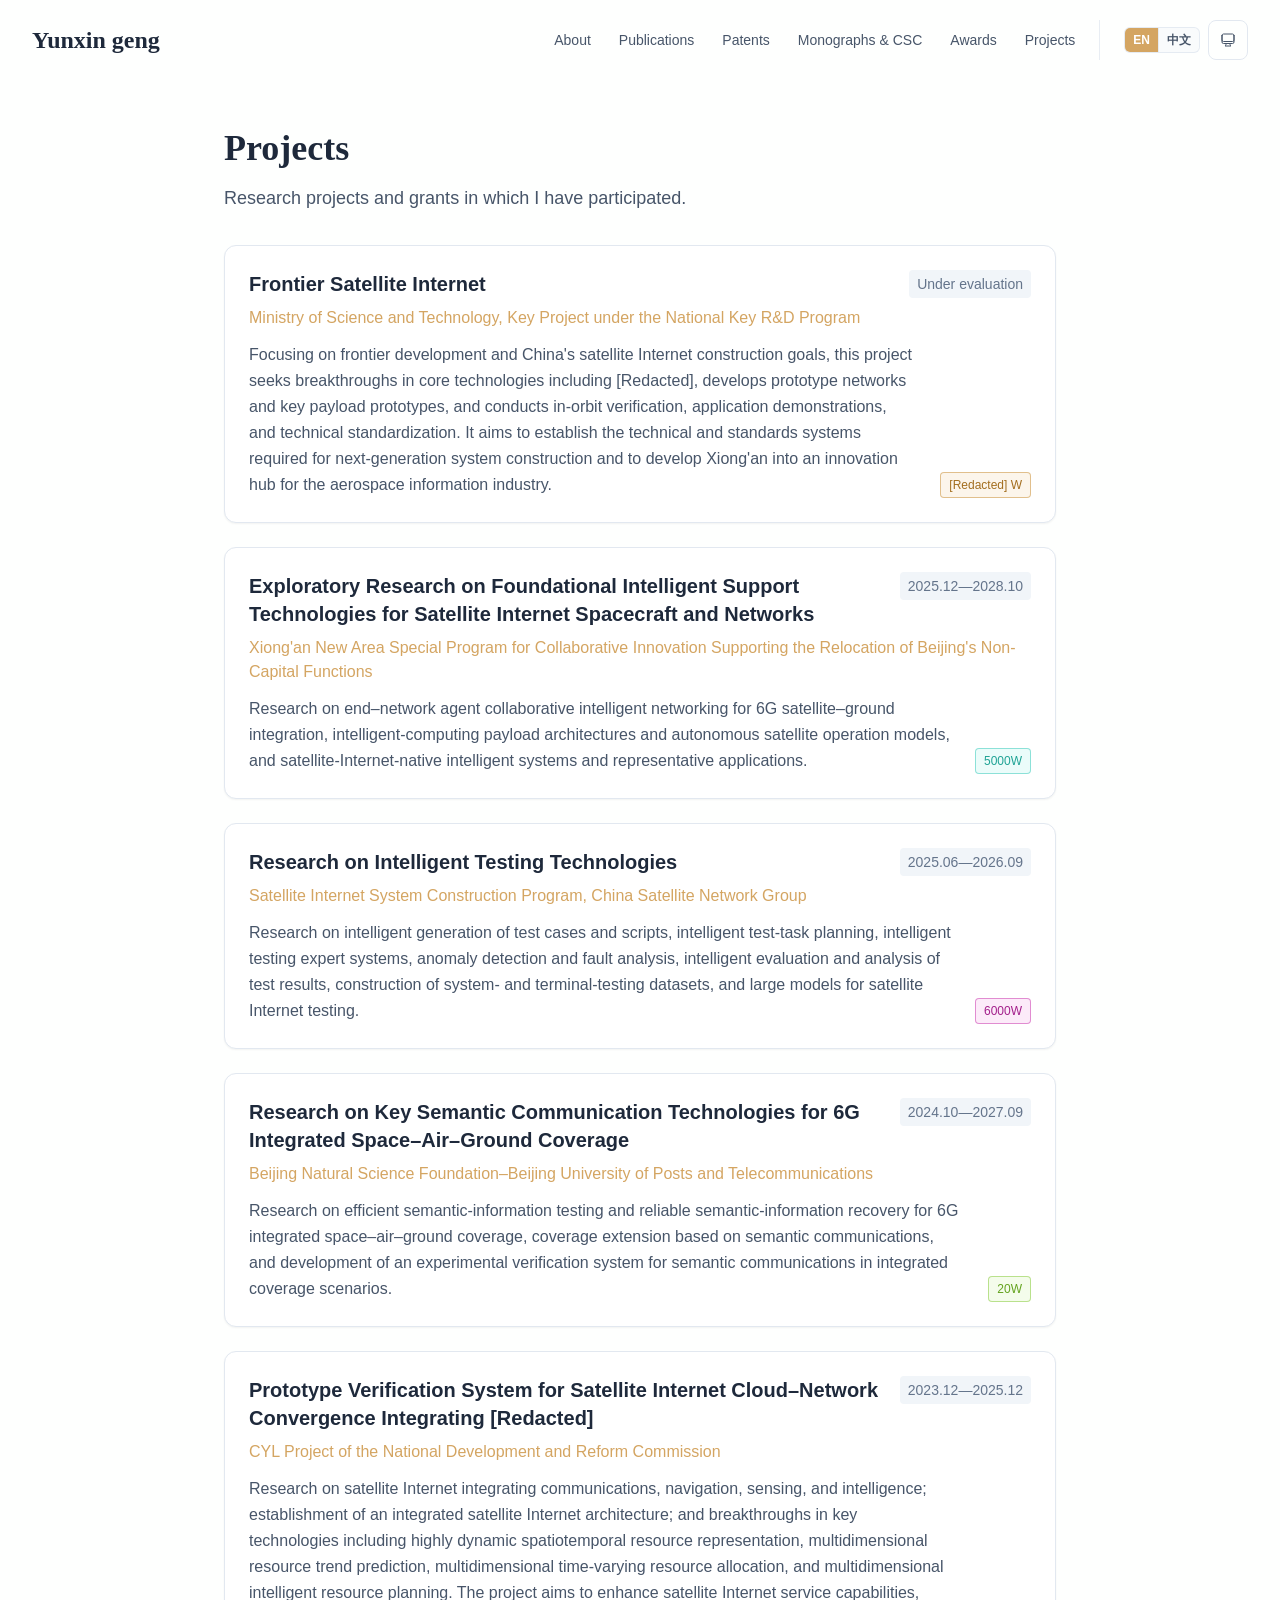
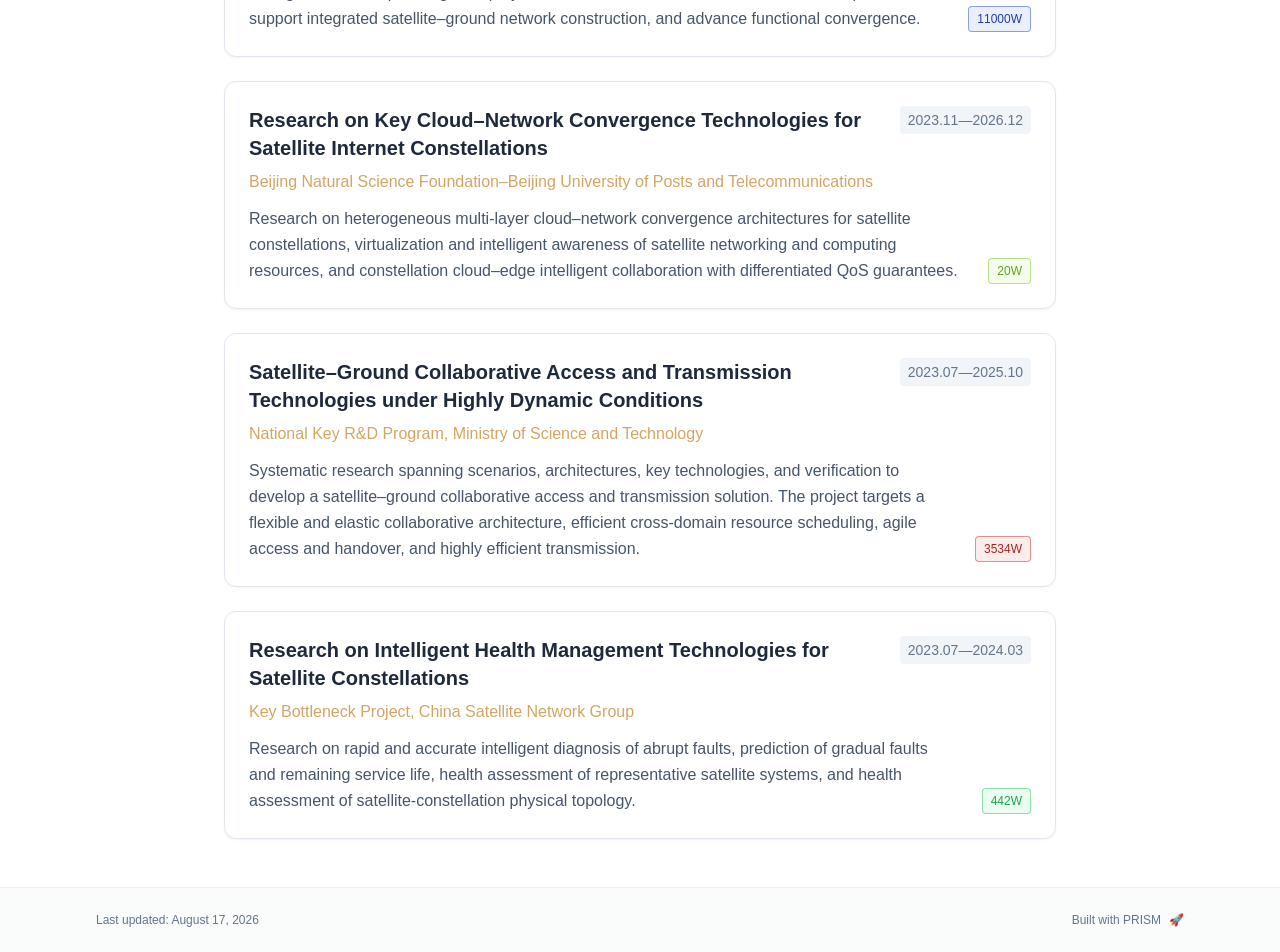
<file: out/projects/index.html>
<!DOCTYPE html><html lang="en" class="scroll-smooth"><head><meta charSet="utf-8"/><meta name="viewport" content="width=device-width, initial-scale=1"/><link rel="stylesheet" href="/_next/static/css/6cdf7c1259495151.css" data-precedence="next"/><link rel="preload" as="script" fetchPriority="low" href="/_next/static/chunks/webpack-679b75d1c4c2027c.js"/><script src="/_next/static/chunks/4bd1b696-70b6d399998de86a.js" async=""></script><script src="/_next/static/chunks/684-5aaa8290a129f299.js" async=""></script><script src="/_next/static/chunks/main-app-f3a18ecd062d6eb9.js" async=""></script><script src="/_next/static/chunks/461-a9a5d7b05a71d978.js" async=""></script><script src="/_next/static/chunks/874-6cc630662f3664af.js" async=""></script><script src="/_next/static/chunks/550-e25fb60305c1b22e.js" async=""></script><script src="/_next/static/chunks/app/layout-3bc9bcfc9629e41c.js" async=""></script><script src="/_next/static/chunks/178-595a94b9af1e67b5.js" async=""></script><script src="/_next/static/chunks/748-7f55fe3ee213699f.js" async=""></script><script src="/_next/static/chunks/app/%5Bslug%5D/page-995fbcccb0fed30b.js" async=""></script><link rel="icon" href="/favicon.svg" type="image/svg+xml"/><link rel="dns-prefetch" href="https://jialeliu.com"/><link rel="preconnect" href="https://jialeliu.com" crossorigin=""/><link rel="preload" as="font" type="font/woff2" href="https://jialeliu.com/fonts/georgiab.woff2" crossorigin=""/><script>
              try {
                const theme = localStorage.getItem('theme-storage');
                const parsed = theme ? JSON.parse(theme) : null;
                const setting = parsed?.state?.theme || 'system';
                const prefersDark = typeof window !== 'undefined' && window.matchMedia && window.matchMedia('(prefers-color-scheme: dark)').matches;
                const effective = setting === 'dark' ? 'dark' : (setting === 'light' ? 'light' : (prefersDark ? 'dark' : 'light'));
                var root = document.documentElement;
                root.classList.add(effective);
                root.setAttribute('data-theme', effective);
              } catch (e) {
                var root = document.documentElement;
                root.classList.add('light');
                root.setAttribute('data-theme', 'light');
              }
            </script><script>
    try {
      const cfg = {"enabled":true,"locales":["zh","en"],"defaultLocale":"en","mode":"auto","fixedLocale":"en","persist":true,"switcher":true,"labels":{"zh":"中文","en":"English"}};
      const storageKey = 'locale-storage';
      const normalize = (value) => typeof value === 'string' ? value.trim().replace('_', '-').toLowerCase() : '';
      const matchLocale = (candidate) => {
        const normalized = normalize(candidate);
        if (!normalized) return null;
        if (cfg.locales.includes(normalized)) return normalized;
        const language = normalized.split('-')[0];
        if (cfg.locales.includes(language)) return language;
        return null;
      };

      let resolved = null;

      if (!cfg.enabled) {
        resolved = cfg.defaultLocale;
      } else if (cfg.persist) {
        resolved = matchLocale(localStorage.getItem(storageKey));
      }

      if (!resolved) {
        if (cfg.mode === 'fixed') {
          resolved = cfg.fixedLocale;
        } else {
          resolved = matchLocale(navigator.language);
        }
      }

      if (!resolved) {
        resolved = cfg.defaultLocale;
      }

      const root = document.documentElement;
      root.lang = resolved;
      root.setAttribute('data-locale', resolved);

      if (cfg.persist) {
        localStorage.setItem(storageKey, resolved);
      }
    } catch (e) {
      const root = document.documentElement;
      root.lang = 'en';
      root.setAttribute('data-locale', 'en');
    }
  </script><title>Projects | Yunxin geng</title><meta name="description" content="Research projects and grants in which I have participated."/><meta name="author" content="Yunxin Geng"/><meta name="keywords" content="Yunxin Geng,PhD,Research,State Key Laboratory of Satellite Network,Shanghai Satellite Network Research Institute Company Ltd.,Beijing University of Posts and Telecommunications"/><meta name="creator" content="Yunxin Geng"/><meta name="publisher" content="Yunxin Geng"/><meta property="og:title" content="Yunxin geng"/><meta property="og:description" content="Engineer at Shanghai Satellite Network Research Institute Company Ltd. (State Key Laboratory of Satellite Network), also an PhD student at Beijing University of Posts and Telecommunications."/><meta property="og:site_name" content="Yunxin Geng&#x27;s Academic Website"/><meta property="og:locale" content="en_US"/><meta property="og:type" content="website"/><meta name="twitter:card" content="summary"/><meta name="twitter:title" content="Yunxin geng"/><meta name="twitter:description" content="Engineer at Shanghai Satellite Network Research Institute Company Ltd. (State Key Laboratory of Satellite Network), also an PhD student at Beijing University of Posts and Telecommunications."/><link rel="icon" href="/favicon.svg"/><script>document.querySelectorAll('body link[rel="icon"], body link[rel="apple-touch-icon"]').forEach(el => document.head.appendChild(el))</script><script src="/_next/static/chunks/polyfills-42372ed130431b0a.js" noModule=""></script></head><body class="font-sans antialiased"><div style="visibility:hidden"><nav class="fixed top-0 left-0 right-0 z-50" data-headlessui-state=""><div class="transition-all duration-300 ease-out bg-transparent" style="transform:translateY(-100px)"><div class="max-w-7xl mx-auto px-4 sm:px-6 lg:px-8"><div class="flex justify-between items-center h-16 lg:h-20"><div class="flex-shrink-0" tabindex="0"><a class="text-xl lg:text-2xl font-serif font-semibold text-primary hover:text-accent transition-colors duration-200" href="/">Yunxin geng</a></div><div class="hidden lg:block"><div class="ml-10 flex items-center space-x-3"><div class="relative flex items-baseline space-x-1"><a data-nav-href="/" class="relative px-3 py-2 text-sm font-medium rounded-lg transition-colors duration-150 text-neutral-600" href="/">About</a><a data-nav-href="/publications" class="relative px-3 py-2 text-sm font-medium rounded-lg transition-colors duration-150 text-neutral-600" href="/publications/">Publications</a><a data-nav-href="/patents" class="relative px-3 py-2 text-sm font-medium rounded-lg transition-colors duration-150 text-neutral-600" href="/patents/">Patents</a><a data-nav-href="/monographs" class="relative px-3 py-2 text-sm font-medium rounded-lg transition-colors duration-150 text-neutral-600" href="/monographs/">Monographs &amp; CSC</a><a data-nav-href="/awards" class="relative px-3 py-2 text-sm font-medium rounded-lg transition-colors duration-150 text-neutral-600" href="/awards/">Awards</a><a data-nav-href="/projects" class="relative px-3 py-2 text-sm font-medium rounded-lg transition-colors duration-150 text-primary" href="/projects/">Projects</a></div><div class="flex items-center gap-2 border-l border-neutral-200/80 pl-6 dark:border-neutral-700/80"><div class="w-[76px] h-[26px] rounded-md border border-neutral-200/80 bg-neutral-50/80 dark:border-neutral-600 dark:bg-neutral-800/60"><div class="h-full w-1/2 rounded-l-md bg-neutral-300/70 animate-pulse dark:bg-neutral-700"></div></div><div class="flex items-center justify-center w-10 h-10 rounded-lg border border-neutral-200 dark:border-[rgba(148,163,184,0.24)] bg-background dark:bg-neutral-800"><div class="w-4 h-4 rounded-full bg-neutral-300 animate-pulse"></div></div></div></div></div><div class="lg:hidden flex items-center space-x-2"><div class="w-[76px] h-[26px] rounded-md border border-neutral-200/80 bg-neutral-50/80 dark:border-neutral-600 dark:bg-neutral-800/60"><div class="h-full w-1/2 rounded-l-md bg-neutral-300/70 animate-pulse dark:bg-neutral-700"></div></div><div class="flex items-center justify-center w-10 h-10 rounded-lg border border-neutral-200 dark:border-[rgba(148,163,184,0.24)] bg-background dark:bg-neutral-800"><div class="w-4 h-4 rounded-full bg-neutral-300 animate-pulse"></div></div><button class="inline-flex items-center justify-center p-2 rounded-md text-neutral-600 hover:text-primary hover:bg-neutral-100 dark:hover:bg-neutral-800 focus:outline-none focus:ring-2 focus:ring-inset focus:ring-accent transition-colors duration-200" id="headlessui-disclosure-button-«R7pdb»" type="button" aria-expanded="false" data-headlessui-state=""><span class="sr-only">Open main menu</span><div><svg xmlns="http://www.w3.org/2000/svg" fill="none" viewBox="0 0 24 24" stroke-width="1.5" stroke="currentColor" aria-hidden="true" data-slot="icon" class="block h-6 w-6"><path stroke-linecap="round" stroke-linejoin="round" d="M3.75 6.75h16.5M3.75 12h16.5m-16.5 5.25h16.5"></path></svg></div></button></div></div></div></div></nav><main class="min-h-screen pt-16 lg:pt-20"><div class="max-w-4xl mx-auto px-4 sm:px-6 lg:px-8 py-12"><div style="opacity:0;transform:translateY(20px)"><div class="mb-8"><h1 class="text-4xl font-serif font-bold text-primary mb-4">Projects</h1><div class="text-lg text-neutral-600 dark:text-neutral-500 max-w-2xl leading-relaxed"><p class="mb-3 last:mb-0">Research projects and grants in which I have participated.</p></div></div><div class="space-y-12"><section><div class="grid gap-6"><div class="bg-white dark:bg-neutral-900 p-6 rounded-xl shadow-sm border border-neutral-200 dark:border-neutral-800 hover:shadow-lg transition-all duration-200 hover:scale-[1.01]" style="opacity:0;transform:translateY(20px)"><div class="flex justify-between items-start mb-2"><h3 class="text-xl font-semibold text-primary">Frontier Satellite Internet</h3><span class="shrink-0 whitespace-nowrap text-sm text-neutral-500 font-medium bg-neutral-100 dark:bg-neutral-800 px-2 py-1 rounded">Under evaluation</span></div><p class="text-base text-accent font-medium mb-3">Ministry of Science and Technology, Key Project under the National Key R&amp;D Program</p><div class="flex flex-wrap items-end justify-between gap-x-6 gap-y-3"><div class="text-base min-w-0 flex-1 text-neutral-600 dark:text-neutral-500 leading-relaxed"><p class="mb-3 last:mb-0">Focusing on frontier development and China&#x27;s satellite Internet construction goals, this project seeks breakthroughs in core technologies including [Redacted], develops prototype networks and key payload prototypes, and conducts in-orbit verification, application demonstrations, and technical standardization. It aims to establish the technical and standards systems required for next-generation system construction and to develop Xiong&#x27;an into an innovation hub for the aerospace information industry.</p></div><div class="ml-auto flex shrink-0 flex-wrap justify-end gap-2"><span class="card-tag rounded border px-2 py-1 text-xs font-medium" style="--tag-hue:36">[Redacted] W</span></div></div></div><div class="bg-white dark:bg-neutral-900 p-6 rounded-xl shadow-sm border border-neutral-200 dark:border-neutral-800 hover:shadow-lg transition-all duration-200 hover:scale-[1.01]" style="opacity:0;transform:translateY(20px)"><div class="flex justify-between items-start mb-2"><h3 class="text-xl font-semibold text-primary">Exploratory Research on Foundational Intelligent Support Technologies for Satellite Internet Spacecraft and Networks</h3><span class="shrink-0 whitespace-nowrap text-sm text-neutral-500 font-medium bg-neutral-100 dark:bg-neutral-800 px-2 py-1 rounded">2025.12—2028.10</span></div><p class="text-base text-accent font-medium mb-3">Xiong&#x27;an New Area Special Program for Collaborative Innovation Supporting the Relocation of Beijing&#x27;s Non-Capital Functions</p><div class="flex flex-wrap items-end justify-between gap-x-6 gap-y-3"><div class="text-base min-w-0 flex-1 text-neutral-600 dark:text-neutral-500 leading-relaxed"><p class="mb-3 last:mb-0">Research on end–network agent collaborative intelligent networking for 6G satellite–ground integration, intelligent-computing payload architectures and autonomous satellite operation models, and satellite-Internet-native intelligent systems and representative applications.</p></div><div class="ml-auto flex shrink-0 flex-wrap justify-end gap-2"><span class="card-tag rounded border px-2 py-1 text-xs font-medium" style="--tag-hue:173.508">5000W</span></div></div></div><div class="bg-white dark:bg-neutral-900 p-6 rounded-xl shadow-sm border border-neutral-200 dark:border-neutral-800 hover:shadow-lg transition-all duration-200 hover:scale-[1.01]" style="opacity:0;transform:translateY(20px)"><div class="flex justify-between items-start mb-2"><h3 class="text-xl font-semibold text-primary">Research on Intelligent Testing Technologies</h3><span class="shrink-0 whitespace-nowrap text-sm text-neutral-500 font-medium bg-neutral-100 dark:bg-neutral-800 px-2 py-1 rounded">2025.06—2026.09</span></div><p class="text-base text-accent font-medium mb-3">Satellite Internet System Construction Program, China Satellite Network Group</p><div class="flex flex-wrap items-end justify-between gap-x-6 gap-y-3"><div class="text-base min-w-0 flex-1 text-neutral-600 dark:text-neutral-500 leading-relaxed"><p class="mb-3 last:mb-0">Research on intelligent generation of test cases and scripts, intelligent test-task planning, intelligent testing expert systems, anomaly detection and fault analysis, intelligent evaluation and analysis of test results, construction of system- and terminal-testing datasets, and large models for satellite Internet testing.</p></div><div class="ml-auto flex shrink-0 flex-wrap justify-end gap-2"><span class="card-tag rounded border px-2 py-1 text-xs font-medium" style="--tag-hue:311.016">6000W</span></div></div></div><div class="bg-white dark:bg-neutral-900 p-6 rounded-xl shadow-sm border border-neutral-200 dark:border-neutral-800 hover:shadow-lg transition-all duration-200 hover:scale-[1.01]" style="opacity:0;transform:translateY(20px)"><div class="flex justify-between items-start mb-2"><h3 class="text-xl font-semibold text-primary">Research on Key Semantic Communication Technologies for 6G Integrated Space–Air–Ground Coverage</h3><span class="shrink-0 whitespace-nowrap text-sm text-neutral-500 font-medium bg-neutral-100 dark:bg-neutral-800 px-2 py-1 rounded">2024.10—2027.09</span></div><p class="text-base text-accent font-medium mb-3">Beijing Natural Science Foundation–Beijing University of Posts and Telecommunications</p><div class="flex flex-wrap items-end justify-between gap-x-6 gap-y-3"><div class="text-base min-w-0 flex-1 text-neutral-600 dark:text-neutral-500 leading-relaxed"><p class="mb-3 last:mb-0">Research on efficient semantic-information testing and reliable semantic-information recovery for 6G integrated space–air–ground coverage, coverage extension based on semantic communications, and development of an experimental verification system for semantic communications in integrated coverage scenarios.</p></div><div class="ml-auto flex shrink-0 flex-wrap justify-end gap-2"><span class="card-tag rounded border px-2 py-1 text-xs font-medium" style="--tag-hue:88.524">20W</span></div></div></div><div class="bg-white dark:bg-neutral-900 p-6 rounded-xl shadow-sm border border-neutral-200 dark:border-neutral-800 hover:shadow-lg transition-all duration-200 hover:scale-[1.01]" style="opacity:0;transform:translateY(20px)"><div class="flex justify-between items-start mb-2"><h3 class="text-xl font-semibold text-primary">Prototype Verification System for Satellite Internet Cloud–Network Convergence Integrating [Redacted]</h3><span class="shrink-0 whitespace-nowrap text-sm text-neutral-500 font-medium bg-neutral-100 dark:bg-neutral-800 px-2 py-1 rounded">2023.12—2025.12</span></div><p class="text-base text-accent font-medium mb-3">CYL Project of the National Development and Reform Commission</p><div class="flex flex-wrap items-end justify-between gap-x-6 gap-y-3"><div class="text-base min-w-0 flex-1 text-neutral-600 dark:text-neutral-500 leading-relaxed"><p class="mb-3 last:mb-0">Research on satellite Internet integrating communications, navigation, sensing, and intelligence; establishment of an integrated satellite Internet architecture; and breakthroughs in key technologies including highly dynamic spatiotemporal resource representation, multidimensional resource trend prediction, multidimensional time-varying resource allocation, and multidimensional intelligent resource planning. The project aims to enhance satellite Internet service capabilities, support integrated satellite–ground network construction, and advance functional convergence.</p></div><div class="ml-auto flex shrink-0 flex-wrap justify-end gap-2"><span class="card-tag rounded border px-2 py-1 text-xs font-medium" style="--tag-hue:226.03200000000004">11000W</span></div></div></div><div class="bg-white dark:bg-neutral-900 p-6 rounded-xl shadow-sm border border-neutral-200 dark:border-neutral-800 hover:shadow-lg transition-all duration-200 hover:scale-[1.01]" style="opacity:0;transform:translateY(20px)"><div class="flex justify-between items-start mb-2"><h3 class="text-xl font-semibold text-primary">Research on Key Cloud–Network Convergence Technologies for Satellite Internet Constellations</h3><span class="shrink-0 whitespace-nowrap text-sm text-neutral-500 font-medium bg-neutral-100 dark:bg-neutral-800 px-2 py-1 rounded">2023.11—2026.12</span></div><p class="text-base text-accent font-medium mb-3">Beijing Natural Science Foundation–Beijing University of Posts and Telecommunications</p><div class="flex flex-wrap items-end justify-between gap-x-6 gap-y-3"><div class="text-base min-w-0 flex-1 text-neutral-600 dark:text-neutral-500 leading-relaxed"><p class="mb-3 last:mb-0">Research on heterogeneous multi-layer cloud–network convergence architectures for satellite constellations, virtualization and intelligent awareness of satellite networking and computing resources, and constellation cloud–edge intelligent collaboration with differentiated QoS guarantees.</p></div><div class="ml-auto flex shrink-0 flex-wrap justify-end gap-2"><span class="card-tag rounded border px-2 py-1 text-xs font-medium" style="--tag-hue:88.524">20W</span></div></div></div><div class="bg-white dark:bg-neutral-900 p-6 rounded-xl shadow-sm border border-neutral-200 dark:border-neutral-800 hover:shadow-lg transition-all duration-200 hover:scale-[1.01]" style="opacity:0;transform:translateY(20px)"><div class="flex justify-between items-start mb-2"><h3 class="text-xl font-semibold text-primary">Satellite–Ground Collaborative Access and Transmission Technologies under Highly Dynamic Conditions</h3><span class="shrink-0 whitespace-nowrap text-sm text-neutral-500 font-medium bg-neutral-100 dark:bg-neutral-800 px-2 py-1 rounded">2023.07—2025.10</span></div><p class="text-base text-accent font-medium mb-3">National Key R&amp;D Program, Ministry of Science and Technology</p><div class="flex flex-wrap items-end justify-between gap-x-6 gap-y-3"><div class="text-base min-w-0 flex-1 text-neutral-600 dark:text-neutral-500 leading-relaxed"><p class="mb-3 last:mb-0">Systematic research spanning scenarios, architectures, key technologies, and verification to develop a satellite–ground collaborative access and transmission solution. The project targets a flexible and elastic collaborative architecture, efficient cross-domain resource scheduling, agile access and handover, and highly efficient transmission.</p></div><div class="ml-auto flex shrink-0 flex-wrap justify-end gap-2"><span class="card-tag rounded border px-2 py-1 text-xs font-medium" style="--tag-hue:3.5400000000000773">3534W</span></div></div></div><div class="bg-white dark:bg-neutral-900 p-6 rounded-xl shadow-sm border border-neutral-200 dark:border-neutral-800 hover:shadow-lg transition-all duration-200 hover:scale-[1.01]" style="opacity:0;transform:translateY(20px)"><div class="flex justify-between items-start mb-2"><h3 class="text-xl font-semibold text-primary">Research on Intelligent Health Management Technologies for Satellite Constellations</h3><span class="shrink-0 whitespace-nowrap text-sm text-neutral-500 font-medium bg-neutral-100 dark:bg-neutral-800 px-2 py-1 rounded">2023.07—2024.03</span></div><p class="text-base text-accent font-medium mb-3">Key Bottleneck Project, China Satellite Network Group</p><div class="flex flex-wrap items-end justify-between gap-x-6 gap-y-3"><div class="text-base min-w-0 flex-1 text-neutral-600 dark:text-neutral-500 leading-relaxed"><p class="mb-3 last:mb-0">Research on rapid and accurate intelligent diagnosis of abrupt faults, prediction of gradual faults and remaining service life, health assessment of representative satellite systems, and health assessment of satellite-constellation physical topology.</p></div><div class="ml-auto flex shrink-0 flex-wrap justify-end gap-2"><span class="card-tag rounded border px-2 py-1 text-xs font-medium" style="--tag-hue:141.048">442W</span></div></div></div></div></section></div></div></div><!--$--><!--/$--><!--$--><!--/$--></main><footer class="border-t border-neutral-200/50 bg-neutral-50/50 dark:bg-neutral-900/50 dark:border-neutral-700/50"><div class="max-w-6xl mx-auto px-4 sm:px-6 lg:px-8 py-6"><div class="flex flex-col sm:flex-row justify-between items-center gap-2"><p class="text-xs text-neutral-500">Last updated<!-- -->: <!-- -->August 17, 2026</p><p class="text-xs text-neutral-500 flex items-center"><a href="https://github.com/xyjoey/PRISM" target="_blank" rel="noopener noreferrer">Built with PRISM</a><span class="ml-2">🚀</span></p></div></div></footer></div><script src="/_next/static/chunks/webpack-679b75d1c4c2027c.js" async=""></script><script>(self.__next_f=self.__next_f||[]).push([0])</script><script>self.__next_f.push([1,"1:\"$Sreact.fragment\"\n3:I[3719,[\"461\",\"static/chunks/461-a9a5d7b05a71d978.js\",\"874\",\"static/chunks/874-6cc630662f3664af.js\",\"550\",\"static/chunks/550-e25fb60305c1b22e.js\",\"177\",\"static/chunks/app/layout-3bc9bcfc9629e41c.js\"],\"ThemeProvider\"]\n4:I[310,[\"461\",\"static/chunks/461-a9a5d7b05a71d978.js\",\"874\",\"static/chunks/874-6cc630662f3664af.js\",\"550\",\"static/chunks/550-e25fb60305c1b22e.js\",\"177\",\"static/chunks/app/layout-3bc9bcfc9629e41c.js\"],\"LocaleProvider\"]\n5:I[4574,[\"461\",\"static/chunks/461-a9a5d7b05a71d978.js\",\"874\",\"static/chunks/874-6cc630662f3664af.js\",\"550\",\"static/chunks/550-e25fb60305c1b22e.js\",\"177\",\"static/chunks/app/layout-3bc9bcfc9629e41c.js\"],\"default\"]\n6:I[7555,[],\"\"]\n7:I[1295,[],\"\"]\n8:I[2548,[\"461\",\"static/chunks/461-a9a5d7b05a71d978.js\",\"874\",\"static/chunks/874-6cc630662f3664af.js\",\"550\",\"static/chunks/550-e25fb60305c1b22e.js\",\"177\",\"static/chunks/app/layout-3bc9bcfc9629e41c.js\"],\"default\"]\na:I[9665,[],\"MetadataBoundary\"]\nc:I[9665,[],\"OutletBoundary\"]\nf:I[4911,[],\"AsyncMetadataOutlet\"]\n11:I[9665,[],\"ViewportBoundary\"]\n13:I[6614,[],\"\"]\n:HL[\"/_next/static/css/6cdf7c1259495151.css\",\"style\"]\n2:T5d7,\n    try {\n      const cfg = {\"enabled\":true,\"locales\":[\"zh\",\"en\"],\"defaultLocale\":\"en\",\"mode\":\"auto\",\"fixedLocale\":\"en\",\"persist\":true,\"switcher\":true,\"labels\":{\"zh\":\"中文\",\"en\":\"English\"}};\n      const storageKey = 'locale-storage';\n      const normalize = (value) =\u003e typeof value === 'string' ? value.trim().replace('_', '-').toLowerCase() : '';\n      const matchLocale = (candidate) =\u003e {\n        const normalized = normalize(candidate);\n        if (!normalized) return null;\n        if (cfg.locales.includes(normalized)) return normalized;\n        const language = normalized.split('-')[0];\n        if (cfg.locales.includes(language)) return language;\n        return null;\n      };\n\n      let resolved = null;\n\n      if (!cfg.enabled) {\n        resolved = cfg.defaultLocale;\n      } else if (cfg.persist) {\n        resolved = matchLocale(localStorage.getItem(storageKey));\n      }\n\n      if (!resolved) {\n        if ("])</script><script>self.__next_f.push([1,"cfg.mode === 'fixed') {\n          resolved = cfg.fixedLocale;\n        } else {\n          resolved = matchLocale(navigator.language);\n        }\n      }\n\n      if (!resolved) {\n        resolved = cfg.defaultLocale;\n      }\n\n      const root = document.documentElement;\n      root.lang = resolved;\n      root.setAttribute('data-locale', resolved);\n\n      if (cfg.persist) {\n        localStorage.setItem(storageKey, resolved);\n      }\n    } catch (e) {\n      const root = document.documentElement;\n      root.lang = 'en';\n      root.setAttribute('data-locale', 'en');\n    }\n  "])</script><script>self.__next_f.push([1,"0:{\"P\":null,\"b\":\"wiYjIw5OgVNHioCKKRGXk\",\"p\":\"\",\"c\":[\"\",\"projects\",\"\"],\"i\":false,\"f\":[[[\"\",{\"children\":[[\"slug\",\"projects\",\"d\"],{\"children\":[\"__PAGE__\",{}]}]},\"$undefined\",\"$undefined\",true],[\"\",[\"$\",\"$1\",\"c\",{\"children\":[[[\"$\",\"link\",\"0\",{\"rel\":\"stylesheet\",\"href\":\"/_next/static/css/6cdf7c1259495151.css\",\"precedence\":\"next\",\"crossOrigin\":\"$undefined\",\"nonce\":\"$undefined\"}]],[\"$\",\"html\",null,{\"lang\":\"en\",\"className\":\"scroll-smooth\",\"suppressHydrationWarning\":true,\"children\":[[\"$\",\"head\",null,{\"children\":[[\"$\",\"link\",null,{\"rel\":\"icon\",\"href\":\"/favicon.svg\",\"type\":\"image/svg+xml\"}],[\"$\",\"link\",null,{\"rel\":\"dns-prefetch\",\"href\":\"https://jialeliu.com\"}],[\"$\",\"link\",null,{\"rel\":\"preconnect\",\"href\":\"https://jialeliu.com\",\"crossOrigin\":\"\"}],[\"$\",\"link\",null,{\"rel\":\"preload\",\"as\":\"font\",\"type\":\"font/woff2\",\"href\":\"https://jialeliu.com/fonts/georgiab.woff2\",\"crossOrigin\":\"\"}],[\"$\",\"script\",null,{\"dangerouslySetInnerHTML\":{\"__html\":\"\\n              try {\\n                const theme = localStorage.getItem('theme-storage');\\n                const parsed = theme ? JSON.parse(theme) : null;\\n                const setting = parsed?.state?.theme || 'system';\\n                const prefersDark = typeof window !== 'undefined' \u0026\u0026 window.matchMedia \u0026\u0026 window.matchMedia('(prefers-color-scheme: dark)').matches;\\n                const effective = setting === 'dark' ? 'dark' : (setting === 'light' ? 'light' : (prefersDark ? 'dark' : 'light'));\\n                var root = document.documentElement;\\n                root.classList.add(effective);\\n                root.setAttribute('data-theme', effective);\\n              } catch (e) {\\n                var root = document.documentElement;\\n                root.classList.add('light');\\n                root.setAttribute('data-theme', 'light');\\n              }\\n            \"}}],[\"$\",\"script\",null,{\"dangerouslySetInnerHTML\":{\"__html\":\"$2\"}}]]}],[\"$\",\"body\",null,{\"className\":\"font-sans antialiased\",\"children\":[\"$\",\"$L3\",null,{\"children\":[\"$\",\"$L4\",null,{\"config\":{\"enabled\":true,\"locales\":[\"zh\",\"en\"],\"defaultLocale\":\"en\",\"mode\":\"auto\",\"fixedLocale\":\"en\",\"persist\":true,\"switcher\":true,\"labels\":{\"zh\":\"中文\",\"en\":\"English\"}},\"children\":[[\"$\",\"$L5\",null,{\"items\":[{\"title\":\"About\",\"type\":\"page\",\"target\":\"about\",\"href\":\"/\"},{\"title\":\"Publications\",\"type\":\"page\",\"target\":\"publications\",\"href\":\"/publications\"},{\"title\":\"Patents\",\"type\":\"page\",\"target\":\"patents\",\"href\":\"/patents\"},{\"title\":\"Monographs \u0026 CSC\",\"type\":\"page\",\"target\":\"monographs\",\"href\":\"/monographs\"},{\"title\":\"Awards\",\"type\":\"page\",\"target\":\"awards\",\"href\":\"/awards\"},{\"title\":\"Projects\",\"type\":\"page\",\"target\":\"projects\",\"href\":\"/projects\"}],\"siteTitle\":\"Yunxin geng\",\"enableOnePageMode\":false,\"i18n\":\"$0:f:0:1:1:props:children:1:props:children:1:props:children:props:children:props:config\",\"itemsByLocale\":{\"zh\":[{\"title\":\"主页\",\"type\":\"page\",\"target\":\"about\",\"href\":\"/\"},{\"title\":\"论文\",\"type\":\"page\",\"target\":\"publications\",\"href\":\"/publications\"},{\"title\":\"专利\",\"type\":\"page\",\"target\":\"patents\",\"href\":\"/patents\"},{\"title\":\"著作 \u0026 软件\",\"type\":\"page\",\"target\":\"monographs\",\"href\":\"/monographs\"},{\"title\":\"奖项\",\"type\":\"page\",\"target\":\"awards\",\"href\":\"/awards\"},{\"title\":\"项目\",\"type\":\"page\",\"target\":\"projects\",\"href\":\"/projects\"}],\"en\":[{\"title\":\"About\",\"type\":\"page\",\"target\":\"about\",\"href\":\"/\"},{\"title\":\"Publications\",\"type\":\"page\",\"target\":\"publications\",\"href\":\"/publications\"},{\"title\":\"Patents\",\"type\":\"page\",\"target\":\"patents\",\"href\":\"/patents\"},{\"title\":\"Monographs \u0026 CSC\",\"type\":\"page\",\"target\":\"monographs\",\"href\":\"/monographs\"},{\"title\":\"Awards\",\"type\":\"page\",\"target\":\"awards\",\"href\":\"/awards\"},{\"title\":\"Projects\",\"type\":\"page\",\"target\":\"projects\",\"href\":\"/projects\"}]},\"siteTitleByLocale\":{\"zh\":\"耿运鑫\",\"en\":\"Yunxin geng\"}}],[\"$\",\"main\",null,{\"className\":\"min-h-screen pt-16 lg:pt-20\",\"children\":[\"$\",\"$L6\",null,{\"parallelRouterKey\":\"children\",\"error\":\"$undefined\",\"errorStyles\":\"$undefined\",\"errorScripts\":\"$undefined\",\"template\":[\"$\",\"$L7\",null,{}],\"templateStyles\":\"$undefined\",\"templateScripts\":\"$undefined\",\"notFound\":[[[\"$\",\"title\",null,{\"children\":\"404: This page could not be found.\"}],[\"$\",\"div\",null,{\"style\":{\"fontFamily\":\"system-ui,\\\"Segoe UI\\\",Roboto,Helvetica,Arial,sans-serif,\\\"Apple Color Emoji\\\",\\\"Segoe UI Emoji\\\"\",\"height\":\"100vh\",\"textAlign\":\"center\",\"display\":\"flex\",\"flexDirection\":\"column\",\"alignItems\":\"center\",\"justifyContent\":\"center\"},\"children\":[\"$\",\"div\",null,{\"children\":[[\"$\",\"style\",null,{\"dangerouslySetInnerHTML\":{\"__html\":\"body{color:#000;background:#fff;margin:0}.next-error-h1{border-right:1px solid rgba(0,0,0,.3)}@media (prefers-color-scheme:dark){body{color:#fff;background:#000}.next-error-h1{border-right:1px solid rgba(255,255,255,.3)}}\"}}],[\"$\",\"h1\",null,{\"className\":\"next-error-h1\",\"style\":{\"display\":\"inline-block\",\"margin\":\"0 20px 0 0\",\"padding\":\"0 23px 0 0\",\"fontSize\":24,\"fontWeight\":500,\"verticalAlign\":\"top\",\"lineHeight\":\"49px\"},\"children\":404}],[\"$\",\"div\",null,{\"style\":{\"display\":\"inline-block\"},\"children\":[\"$\",\"h2\",null,{\"style\":{\"fontSize\":14,\"fontWeight\":400,\"lineHeight\":\"49px\",\"margin\":0},\"children\":\"This page could not be found.\"}]}]]}]}]],[]],\"forbidden\":\"$undefined\",\"unauthorized\":\"$undefined\"}]}],[\"$\",\"$L8\",null,{\"lastUpdated\":\"August 17, 2026\",\"lastUpdatedByLocale\":{\"zh\":\"2026年8月17日\",\"en\":\"August 17, 2026\"},\"defaultLocale\":\"en\"}]]}]}]}]]}]]}],{\"children\":[[\"slug\",\"projects\",\"d\"],[\"$\",\"$1\",\"c\",{\"children\":[null,[\"$\",\"$L6\",null,{\"parallelRouterKey\":\"children\",\"error\":\"$undefined\",\"errorStyles\":\"$undefined\",\"errorScripts\":\"$undefined\",\"template\":[\"$\",\"$L7\",null,{}],\"templateStyles\":\"$undefined\",\"templateScripts\":\"$undefined\",\"notFound\":\"$undefined\",\"forbidden\":\"$undefined\",\"unauthorized\":\"$undefined\"}]]}],{\"children\":[\"__PAGE__\",[\"$\",\"$1\",\"c\",{\"children\":[\"$L9\",[\"$\",\"$La\",null,{\"children\":\"$Lb\"}],null,[\"$\",\"$Lc\",null,{\"children\":[\"$Ld\",\"$Le\",[\"$\",\"$Lf\",null,{\"promise\":\"$@10\"}]]}]]}],{},null,false]},null,false]},null,false],[\"$\",\"$1\",\"h\",{\"children\":[null,[\"$\",\"$1\",\"R_lvBOkvkKaSi5iokpOpw\",{\"children\":[[\"$\",\"$L11\",null,{\"children\":\"$L12\"}],null]}],null]}],false]],\"m\":\"$undefined\",\"G\":[\"$13\",\"$undefined\"],\"s\":false,\"S\":true}\n"])</script><script>self.__next_f.push([1,"14:\"$Sreact.suspense\"\n15:I[4911,[],\"AsyncMetadata\"]\n17:I[2382,[\"461\",\"static/chunks/461-a9a5d7b05a71d978.js\",\"178\",\"static/chunks/178-595a94b9af1e67b5.js\",\"748\",\"static/chunks/748-7f55fe3ee213699f.js\",\"182\",\"static/chunks/app/%5Bslug%5D/page-995fbcccb0fed30b.js\"],\"default\"]\nb:[\"$\",\"$14\",null,{\"fallback\":null,\"children\":[\"$\",\"$L15\",null,{\"promise\":\"$@16\"}]}]\n"])</script><script>self.__next_f.push([1,"9:[\"$\",\"$L17\",null,{\"dataByLocale\":{\"zh\":{\"type\":\"card\",\"config\":{\"type\":\"card\",\"title\":\"项目\",\"description\":\"参与项目与基金。\",\"items\":[{\"title\":\"前沿卫星互联网\",\"subtitle\":\"科技部国家重点研发计划重点专项\",\"date\":\"论证ing\",\"content\":\"面向发展前沿，聚焦我国卫星互联网建设发展目标，突破XXX等核心关键技术，研制原型网络及关键载荷原型，开展在轨验证、应用示范和技术标准化，形成支撑下一代系统建设等技术体系和标准体系，打造雄安空天信息产业创新高地。\",\"tags\":[\"XXX万\"]},{\"title\":\"卫星互联网卫星及网络智能基础支撑技术探索研究\",\"subtitle\":\"雄安新区支持北京非首都功能疏解协同创新发展专项\",\"date\":\"2025.12—2028.10\",\"content\":\"面向6G星地融合的端网Agent协同智能网络技术、智算载荷架构及卫星自主运行模型技术、卫星互联网原生智能系统及典型应用研究。\",\"tags\":[\"5000万\"]},{\"title\":\"智能化测试技术研究\",\"subtitle\":\"中国卫星网络集团卫星互联网系统建设\",\"date\":\"2025.06—2026.09\",\"content\":\"测试用例及脚本智能生成、测试任务智能规划、智能测试专家系统、异常检测及故障分析、测试结果智能评估与分析、系统测试与终端测试数据集构建、卫星互联网测试大模型。\",\"tags\":[\"6000万\"]},{\"title\":\"面向6G空天地立体覆盖的语义通信关键技术研究\",\"subtitle\":\"北京市自然科学基金-北京邮电大学\",\"date\":\"2024.10—2027.09\",\"content\":\"面向6G空天地立体覆盖的语义信息高效测试技术、面向6G空天地立体覆盖的语义信息可靠恢复技术、基于语义通信的6G空天地覆盖扩展技术、搭建面向6G空天地立体覆盖场景的语义通信试验验证系统。\",\"tags\":[\"20万\"]},{\"title\":\"基于XXX一体的卫星互联网云网融合技术原型验证系统\",\"subtitle\":\"发改委CYL课题\",\"date\":\"2023.12—2025.12\",\"content\":\"开展通导感智融合卫星互联网技术研究，建立通导感智融合卫星互联网体系架构，突破高时空动态资源表征技术、多维资源趋势预测技术、多维时变资源分配技术、多维资源智能规划技术等关键技术，显著提升卫星互联网的服务能力，支撑星地一体化网络建设，推动通信、导航、感知、智能功能融合进程。\",\"tags\":[\"11000万\"]},{\"title\":\"面向卫星互联网星座的云网融合关键技术研究\",\"subtitle\":\"北京市自然科学基金-北京邮电大学\",\"date\":\"2023.11—2026.12\",\"content\":\"面向卫星星座的异质多层云网融合架构设计、卫星网算资源虚拟化与智能感知研究、业务差异化QoS保障的星座云边智能协同。\",\"tags\":[\"20万\"]},{\"title\":\"⾼动态条件下的星地协同接⼊与传输技术\",\"subtitle\":\"科技部国家重点研发计划\",\"date\":\"2023.07—2025.10\",\"content\":\"面向科学问题，从场景、架构、关键技术以及验证开展系统攻关，形成一套星地协同接入与传输解决方案，达成星地协同灵活弹性架构构建、高效跨域资源调度、敏捷快速接入与切换、极高效率传输的项目目标。\",\"tags\":[\"3534万\"]},{\"title\":\"卫星星座智能健康管理技术研究\",\"subtitle\":\"中国卫星网络集团制约类关键课题\",\"date\":\"2023.07—2024.03\",\"content\":\"突发故障快速准确智能诊断技术研究、缓变故障与寿命智能预测技术研究、卫星典型系统健康评估、卫星星座物理拓扑健康评估。\",\"tags\":[\"442万\"]}]}},\"en\":{\"type\":\"card\",\"config\":{\"type\":\"card\",\"title\":\"Projects\",\"description\":\"Research projects and grants in which I have participated.\",\"items\":[{\"title\":\"Frontier Satellite Internet\",\"subtitle\":\"Ministry of Science and Technology, Key Project under the National Key R\u0026D Program\",\"date\":\"Under evaluation\",\"content\":\"Focusing on frontier development and China's satellite Internet construction goals, this project seeks breakthroughs in core technologies including [Redacted], develops prototype networks and key payload prototypes, and conducts in-orbit verification, application demonstrations, and technical standardization. It aims to establish the technical and standards systems required for next-generation system construction and to develop Xiong'an into an innovation hub for the aerospace information industry.\",\"tags\":[\"[Redacted] W\"]},{\"title\":\"Exploratory Research on Foundational Intelligent Support Technologies for Satellite Internet Spacecraft and Networks\",\"subtitle\":\"Xiong'an New Area Special Program for Collaborative Innovation Supporting the Relocation of Beijing's Non-Capital Functions\",\"date\":\"2025.12—2028.10\",\"content\":\"Research on end–network agent collaborative intelligent networking for 6G satellite–ground integration, intelligent-computing payload architectures and autonomous satellite operation models, and satellite-Internet-native intelligent systems and representative applications.\",\"tags\":[\"5000W\"]},{\"title\":\"Research on Intelligent Testing Technologies\",\"subtitle\":\"Satellite Internet System Construction Program, China Satellite Network Group\",\"date\":\"2025.06—2026.09\",\"content\":\"Research on intelligent generation of test cases and scripts, intelligent test-task planning, intelligent testing expert systems, anomaly detection and fault analysis, intelligent evaluation and analysis of test results, construction of system- and terminal-testing datasets, and large models for satellite Internet testing.\",\"tags\":[\"6000W\"]},{\"title\":\"Research on Key Semantic Communication Technologies for 6G Integrated Space–Air–Ground Coverage\",\"subtitle\":\"Beijing Natural Science Foundation–Beijing University of Posts and Telecommunications\",\"date\":\"2024.10—2027.09\",\"content\":\"Research on efficient semantic-information testing and reliable semantic-information recovery for 6G integrated space–air–ground coverage, coverage extension based on semantic communications, and development of an experimental verification system for semantic communications in integrated coverage scenarios.\",\"tags\":[\"20W\"]},{\"title\":\"Prototype Verification System for Satellite Internet Cloud–Network Convergence Integrating [Redacted]\",\"subtitle\":\"CYL Project of the National Development and Reform Commission\",\"date\":\"2023.12—2025.12\",\"content\":\"Research on satellite Internet integrating communications, navigation, sensing, and intelligence; establishment of an integrated satellite Internet architecture; and breakthroughs in key technologies including highly dynamic spatiotemporal resource representation, multidimensional resource trend prediction, multidimensional time-varying resource allocation, and multidimensional intelligent resource planning. The project aims to enhance satellite Internet service capabilities, support integrated satellite–ground network construction, and advance functional convergence.\",\"tags\":[\"11000W\"]},{\"title\":\"Research on Key Cloud–Network Convergence Technologies for Satellite Internet Constellations\",\"subtitle\":\"Beijing Natural Science Foundation–Beijing University of Posts and Telecommunications\",\"date\":\"2023.11—2026.12\",\"content\":\"Research on heterogeneous multi-layer cloud–network convergence architectures for satellite constellations, virtualization and intelligent awareness of satellite networking and computing resources, and constellation cloud–edge intelligent collaboration with differentiated QoS guarantees.\",\"tags\":[\"20W\"]},{\"title\":\"Satellite–Ground Collaborative Access and Transmission Technologies under Highly Dynamic Conditions\",\"subtitle\":\"National Key R\u0026D Program, Ministry of Science and Technology\",\"date\":\"2023.07—2025.10\",\"content\":\"Systematic research spanning scenarios, architectures, key technologies, and verification to develop a satellite–ground collaborative access and transmission solution. The project targets a flexible and elastic collaborative architecture, efficient cross-domain resource scheduling, agile access and handover, and highly efficient transmission.\",\"tags\":[\"3534W\"]},{\"title\":\"Research on Intelligent Health Management Technologies for Satellite Constellations\",\"subtitle\":\"Key Bottleneck Project, China Satellite Network Group\",\"date\":\"2023.07—2024.03\",\"content\":\"Research on rapid and accurate intelligent diagnosis of abrupt faults, prediction of gradual faults and remaining service life, health assessment of representative satellite systems, and health assessment of satellite-constellation physical topology.\",\"tags\":[\"442W\"]}]}}},\"defaultLocale\":\"en\"}]\n"])</script><script>self.__next_f.push([1,"e:null\n"])</script><script>self.__next_f.push([1,"12:[[\"$\",\"meta\",\"0\",{\"charSet\":\"utf-8\"}],[\"$\",\"meta\",\"1\",{\"name\":\"viewport\",\"content\":\"width=device-width, initial-scale=1\"}]]\nd:null\n"])</script><script>self.__next_f.push([1,"16:{\"metadata\":[[\"$\",\"title\",\"0\",{\"children\":\"Projects | Yunxin geng\"}],[\"$\",\"meta\",\"1\",{\"name\":\"description\",\"content\":\"Research projects and grants in which I have participated.\"}],[\"$\",\"meta\",\"2\",{\"name\":\"author\",\"content\":\"Yunxin Geng\"}],[\"$\",\"meta\",\"3\",{\"name\":\"keywords\",\"content\":\"Yunxin Geng,PhD,Research,State Key Laboratory of Satellite Network,Shanghai Satellite Network Research Institute Company Ltd.,Beijing University of Posts and Telecommunications\"}],[\"$\",\"meta\",\"4\",{\"name\":\"creator\",\"content\":\"Yunxin Geng\"}],[\"$\",\"meta\",\"5\",{\"name\":\"publisher\",\"content\":\"Yunxin Geng\"}],[\"$\",\"meta\",\"6\",{\"property\":\"og:title\",\"content\":\"Yunxin geng\"}],[\"$\",\"meta\",\"7\",{\"property\":\"og:description\",\"content\":\"Engineer at Shanghai Satellite Network Research Institute Company Ltd. (State Key Laboratory of Satellite Network), also an PhD student at Beijing University of Posts and Telecommunications.\"}],[\"$\",\"meta\",\"8\",{\"property\":\"og:site_name\",\"content\":\"Yunxin Geng's Academic Website\"}],[\"$\",\"meta\",\"9\",{\"property\":\"og:locale\",\"content\":\"en_US\"}],[\"$\",\"meta\",\"10\",{\"property\":\"og:type\",\"content\":\"website\"}],[\"$\",\"meta\",\"11\",{\"name\":\"twitter:card\",\"content\":\"summary\"}],[\"$\",\"meta\",\"12\",{\"name\":\"twitter:title\",\"content\":\"Yunxin geng\"}],[\"$\",\"meta\",\"13\",{\"name\":\"twitter:description\",\"content\":\"Engineer at Shanghai Satellite Network Research Institute Company Ltd. (State Key Laboratory of Satellite Network), also an PhD student at Beijing University of Posts and Telecommunications.\"}],[\"$\",\"link\",\"14\",{\"rel\":\"icon\",\"href\":\"/favicon.svg\"}]],\"error\":null,\"digest\":\"$undefined\"}\n10:{\"metadata\":\"$16:metadata\",\"error\":null,\"digest\":\"$undefined\"}\n"])</script></body></html>
</file>
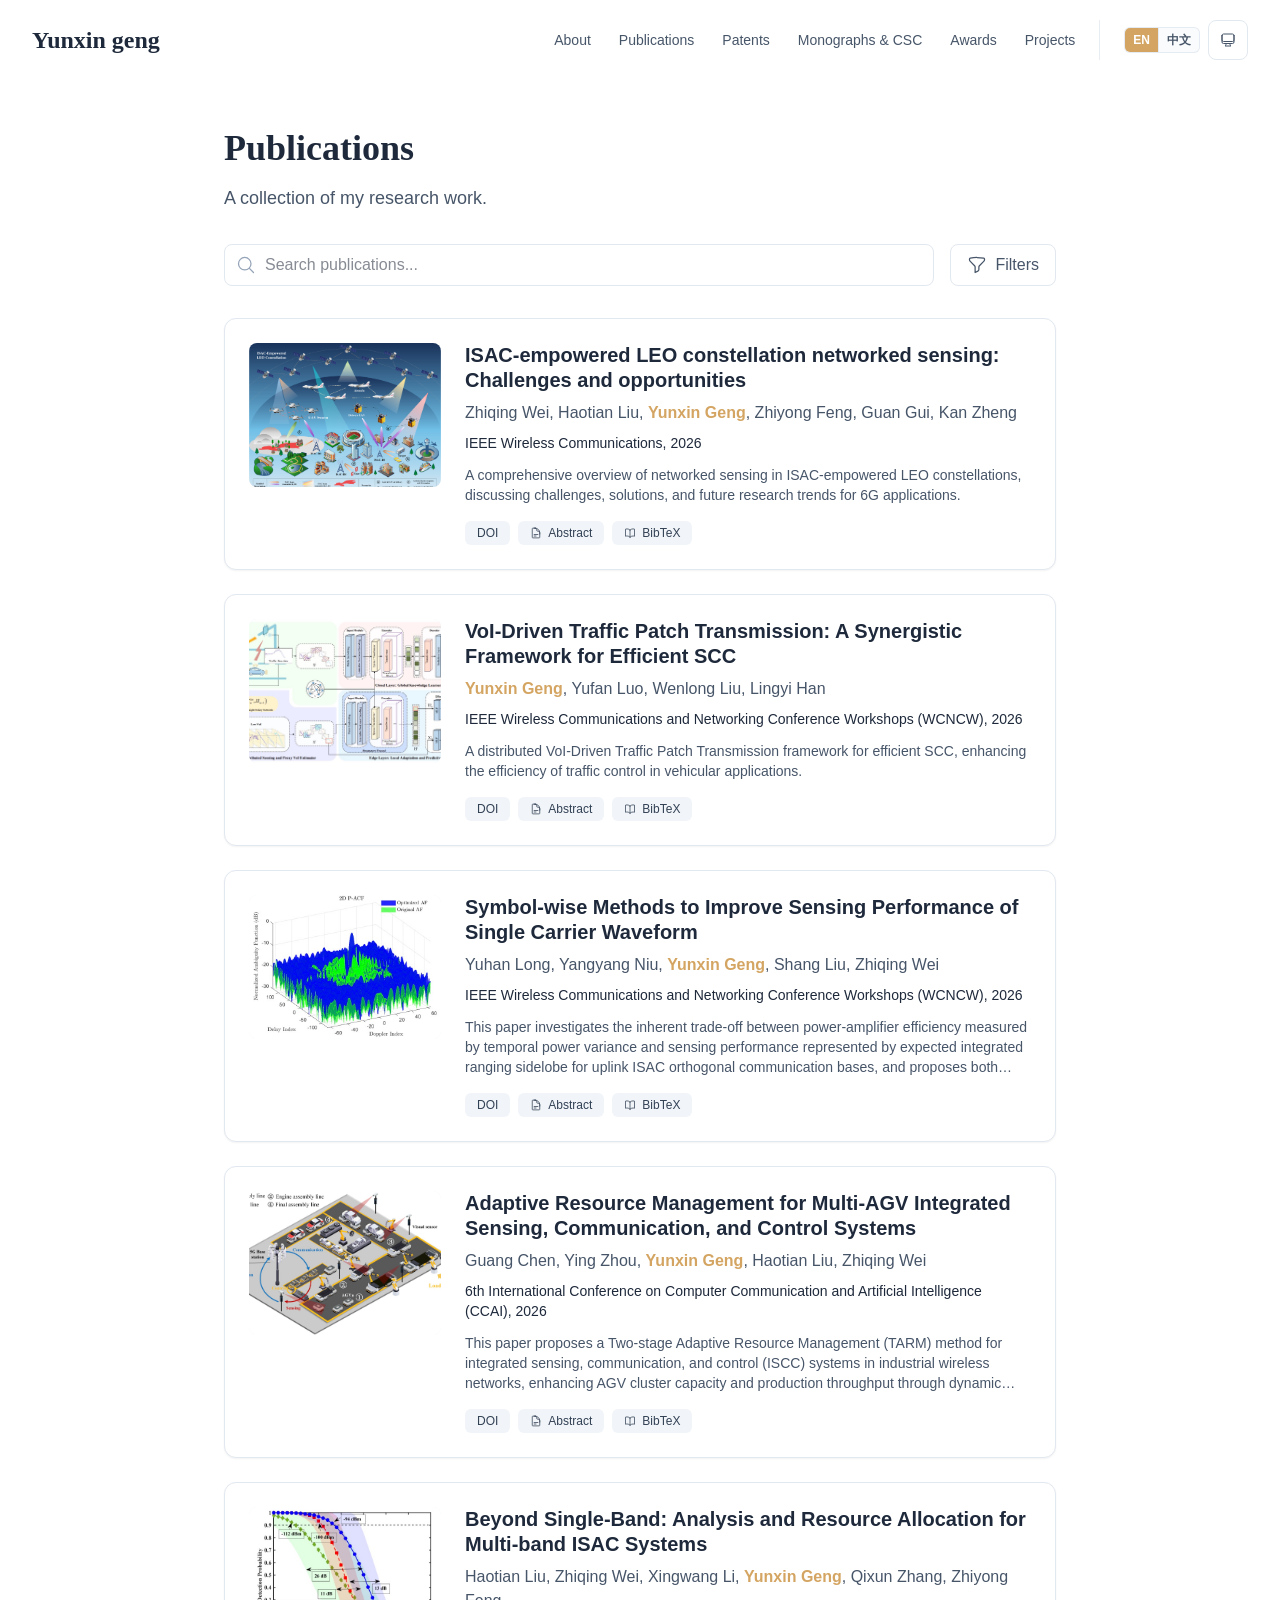
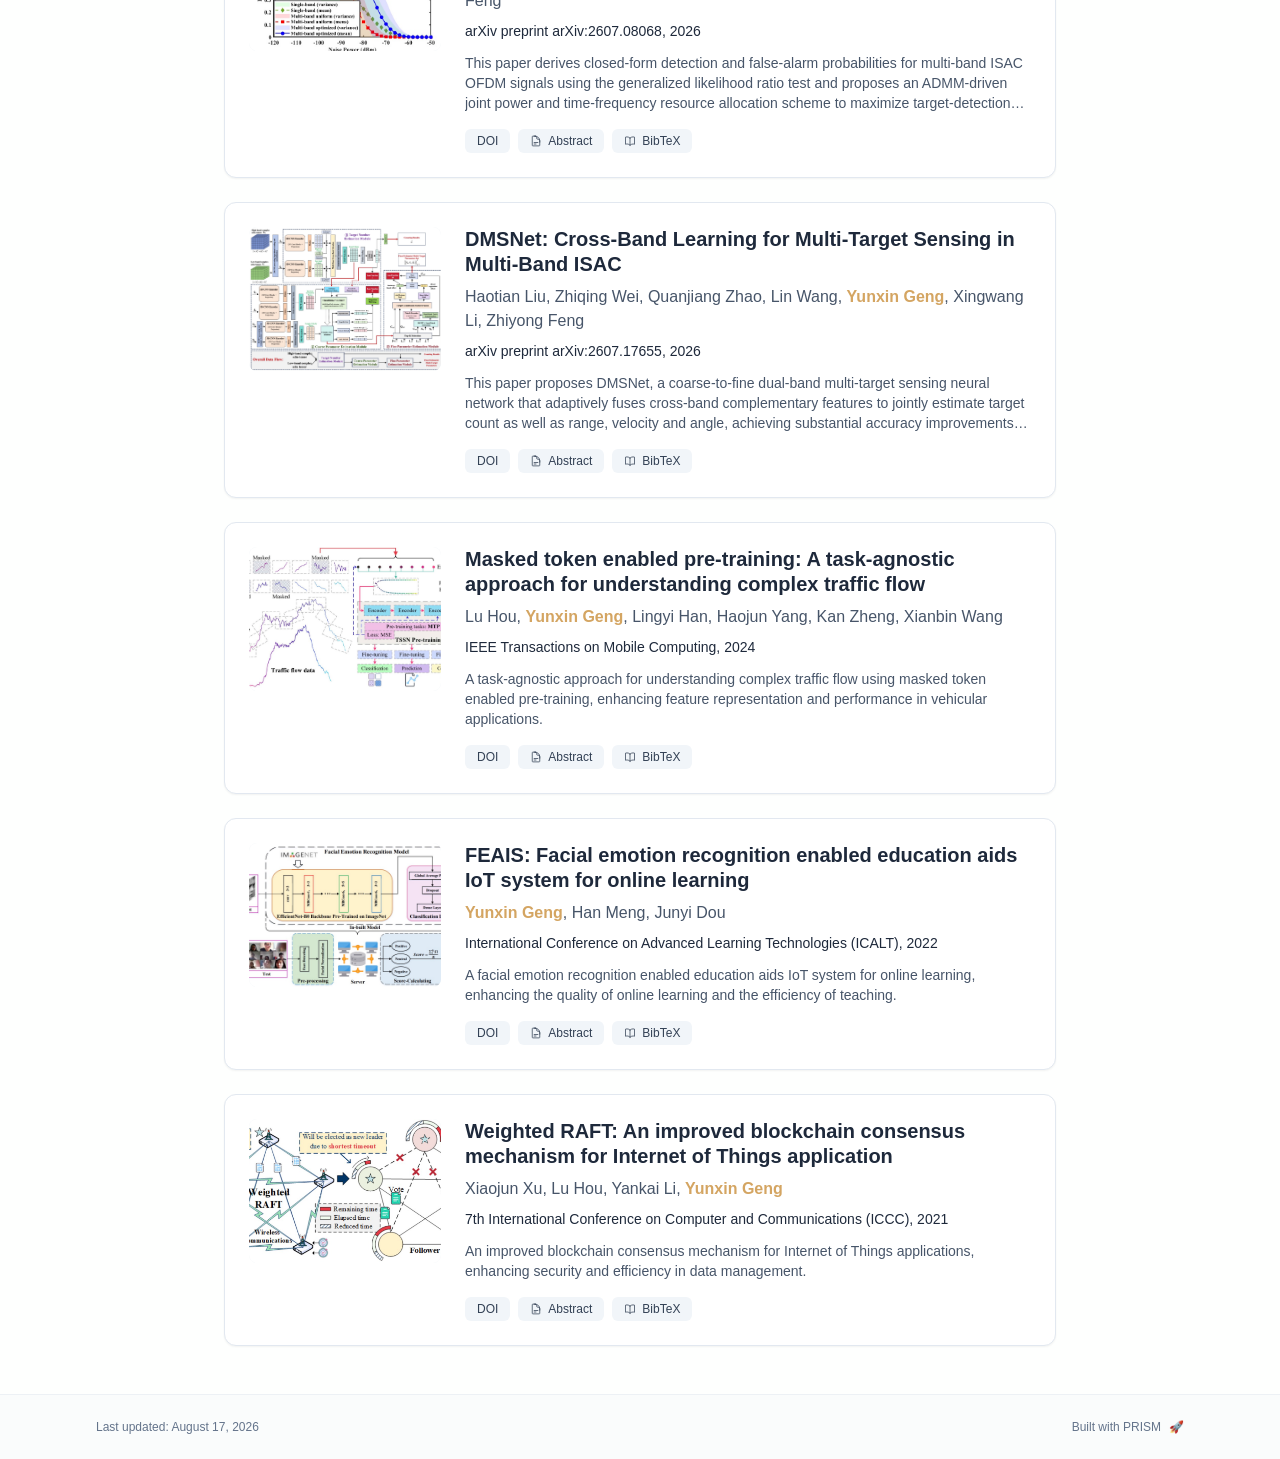
<file: out/publications/index.html>
<!DOCTYPE html><html lang="en" class="scroll-smooth"><head><meta charSet="utf-8"/><meta name="viewport" content="width=device-width, initial-scale=1"/><link rel="stylesheet" href="/_next/static/css/6cdf7c1259495151.css" data-precedence="next"/><link rel="preload" as="script" fetchPriority="low" href="/_next/static/chunks/webpack-679b75d1c4c2027c.js"/><script src="/_next/static/chunks/4bd1b696-70b6d399998de86a.js" async=""></script><script src="/_next/static/chunks/684-5aaa8290a129f299.js" async=""></script><script src="/_next/static/chunks/main-app-f3a18ecd062d6eb9.js" async=""></script><script src="/_next/static/chunks/461-a9a5d7b05a71d978.js" async=""></script><script src="/_next/static/chunks/874-6cc630662f3664af.js" async=""></script><script src="/_next/static/chunks/550-e25fb60305c1b22e.js" async=""></script><script src="/_next/static/chunks/app/layout-3bc9bcfc9629e41c.js" async=""></script><script src="/_next/static/chunks/178-595a94b9af1e67b5.js" async=""></script><script src="/_next/static/chunks/748-7f55fe3ee213699f.js" async=""></script><script src="/_next/static/chunks/app/%5Bslug%5D/page-995fbcccb0fed30b.js" async=""></script><link rel="icon" href="/favicon.svg" type="image/svg+xml"/><link rel="dns-prefetch" href="https://jialeliu.com"/><link rel="preconnect" href="https://jialeliu.com" crossorigin=""/><link rel="preload" as="font" type="font/woff2" href="https://jialeliu.com/fonts/georgiab.woff2" crossorigin=""/><script>
              try {
                const theme = localStorage.getItem('theme-storage');
                const parsed = theme ? JSON.parse(theme) : null;
                const setting = parsed?.state?.theme || 'system';
                const prefersDark = typeof window !== 'undefined' && window.matchMedia && window.matchMedia('(prefers-color-scheme: dark)').matches;
                const effective = setting === 'dark' ? 'dark' : (setting === 'light' ? 'light' : (prefersDark ? 'dark' : 'light'));
                var root = document.documentElement;
                root.classList.add(effective);
                root.setAttribute('data-theme', effective);
              } catch (e) {
                var root = document.documentElement;
                root.classList.add('light');
                root.setAttribute('data-theme', 'light');
              }
            </script><script>
    try {
      const cfg = {"enabled":true,"locales":["zh","en"],"defaultLocale":"en","mode":"auto","fixedLocale":"en","persist":true,"switcher":true,"labels":{"zh":"中文","en":"English"}};
      const storageKey = 'locale-storage';
      const normalize = (value) => typeof value === 'string' ? value.trim().replace('_', '-').toLowerCase() : '';
      const matchLocale = (candidate) => {
        const normalized = normalize(candidate);
        if (!normalized) return null;
        if (cfg.locales.includes(normalized)) return normalized;
        const language = normalized.split('-')[0];
        if (cfg.locales.includes(language)) return language;
        return null;
      };

      let resolved = null;

      if (!cfg.enabled) {
        resolved = cfg.defaultLocale;
      } else if (cfg.persist) {
        resolved = matchLocale(localStorage.getItem(storageKey));
      }

      if (!resolved) {
        if (cfg.mode === 'fixed') {
          resolved = cfg.fixedLocale;
        } else {
          resolved = matchLocale(navigator.language);
        }
      }

      if (!resolved) {
        resolved = cfg.defaultLocale;
      }

      const root = document.documentElement;
      root.lang = resolved;
      root.setAttribute('data-locale', resolved);

      if (cfg.persist) {
        localStorage.setItem(storageKey, resolved);
      }
    } catch (e) {
      const root = document.documentElement;
      root.lang = 'en';
      root.setAttribute('data-locale', 'en');
    }
  </script><title>Publications | Yunxin geng</title><meta name="description" content="A collection of my research work."/><meta name="author" content="Yunxin Geng"/><meta name="keywords" content="Yunxin Geng,PhD,Research,State Key Laboratory of Satellite Network,Shanghai Satellite Network Research Institute Company Ltd.,Beijing University of Posts and Telecommunications"/><meta name="creator" content="Yunxin Geng"/><meta name="publisher" content="Yunxin Geng"/><meta property="og:title" content="Yunxin geng"/><meta property="og:description" content="Engineer at Shanghai Satellite Network Research Institute Company Ltd. (State Key Laboratory of Satellite Network), also an PhD student at Beijing University of Posts and Telecommunications."/><meta property="og:site_name" content="Yunxin Geng&#x27;s Academic Website"/><meta property="og:locale" content="en_US"/><meta property="og:type" content="website"/><meta name="twitter:card" content="summary"/><meta name="twitter:title" content="Yunxin geng"/><meta name="twitter:description" content="Engineer at Shanghai Satellite Network Research Institute Company Ltd. (State Key Laboratory of Satellite Network), also an PhD student at Beijing University of Posts and Telecommunications."/><link rel="icon" href="/favicon.svg"/><script>document.querySelectorAll('body link[rel="icon"], body link[rel="apple-touch-icon"]').forEach(el => document.head.appendChild(el))</script><script src="/_next/static/chunks/polyfills-42372ed130431b0a.js" noModule=""></script></head><body class="font-sans antialiased"><div style="visibility:hidden"><nav class="fixed top-0 left-0 right-0 z-50" data-headlessui-state=""><div class="transition-all duration-300 ease-out bg-transparent" style="transform:translateY(-100px)"><div class="max-w-7xl mx-auto px-4 sm:px-6 lg:px-8"><div class="flex justify-between items-center h-16 lg:h-20"><div class="flex-shrink-0" tabindex="0"><a class="text-xl lg:text-2xl font-serif font-semibold text-primary hover:text-accent transition-colors duration-200" href="/">Yunxin geng</a></div><div class="hidden lg:block"><div class="ml-10 flex items-center space-x-3"><div class="relative flex items-baseline space-x-1"><a data-nav-href="/" class="relative px-3 py-2 text-sm font-medium rounded-lg transition-colors duration-150 text-neutral-600" href="/">About</a><a data-nav-href="/publications" class="relative px-3 py-2 text-sm font-medium rounded-lg transition-colors duration-150 text-primary" href="/publications/">Publications</a><a data-nav-href="/patents" class="relative px-3 py-2 text-sm font-medium rounded-lg transition-colors duration-150 text-neutral-600" href="/patents/">Patents</a><a data-nav-href="/monographs" class="relative px-3 py-2 text-sm font-medium rounded-lg transition-colors duration-150 text-neutral-600" href="/monographs/">Monographs &amp; CSC</a><a data-nav-href="/awards" class="relative px-3 py-2 text-sm font-medium rounded-lg transition-colors duration-150 text-neutral-600" href="/awards/">Awards</a><a data-nav-href="/projects" class="relative px-3 py-2 text-sm font-medium rounded-lg transition-colors duration-150 text-neutral-600" href="/projects/">Projects</a></div><div class="flex items-center gap-2 border-l border-neutral-200/80 pl-6 dark:border-neutral-700/80"><div class="w-[76px] h-[26px] rounded-md border border-neutral-200/80 bg-neutral-50/80 dark:border-neutral-600 dark:bg-neutral-800/60"><div class="h-full w-1/2 rounded-l-md bg-neutral-300/70 animate-pulse dark:bg-neutral-700"></div></div><div class="flex items-center justify-center w-10 h-10 rounded-lg border border-neutral-200 dark:border-[rgba(148,163,184,0.24)] bg-background dark:bg-neutral-800"><div class="w-4 h-4 rounded-full bg-neutral-300 animate-pulse"></div></div></div></div></div><div class="lg:hidden flex items-center space-x-2"><div class="w-[76px] h-[26px] rounded-md border border-neutral-200/80 bg-neutral-50/80 dark:border-neutral-600 dark:bg-neutral-800/60"><div class="h-full w-1/2 rounded-l-md bg-neutral-300/70 animate-pulse dark:bg-neutral-700"></div></div><div class="flex items-center justify-center w-10 h-10 rounded-lg border border-neutral-200 dark:border-[rgba(148,163,184,0.24)] bg-background dark:bg-neutral-800"><div class="w-4 h-4 rounded-full bg-neutral-300 animate-pulse"></div></div><button class="inline-flex items-center justify-center p-2 rounded-md text-neutral-600 hover:text-primary hover:bg-neutral-100 dark:hover:bg-neutral-800 focus:outline-none focus:ring-2 focus:ring-inset focus:ring-accent transition-colors duration-200" id="headlessui-disclosure-button-«R7pdb»" type="button" aria-expanded="false" data-headlessui-state=""><span class="sr-only">Open main menu</span><div><svg xmlns="http://www.w3.org/2000/svg" fill="none" viewBox="0 0 24 24" stroke-width="1.5" stroke="currentColor" aria-hidden="true" data-slot="icon" class="block h-6 w-6"><path stroke-linecap="round" stroke-linejoin="round" d="M3.75 6.75h16.5M3.75 12h16.5m-16.5 5.25h16.5"></path></svg></div></button></div></div></div></div></nav><main class="min-h-screen pt-16 lg:pt-20"><div class="max-w-4xl mx-auto px-4 sm:px-6 lg:px-8 py-12"><div style="opacity:0;transform:translateY(20px)"><div class="mb-8"><h1 class="text-4xl font-serif font-bold text-primary mb-4">Publications</h1><p class="text-lg text-neutral-600 dark:text-neutral-500 max-w-2xl">A collection of my research work.</p></div><div class="mb-8 space-y-4"><div class="flex flex-col sm:flex-row gap-4"><div class="relative flex-grow"><svg xmlns="http://www.w3.org/2000/svg" fill="none" viewBox="0 0 24 24" stroke-width="1.5" stroke="currentColor" aria-hidden="true" data-slot="icon" class="absolute left-3 top-1/2 transform -translate-y-1/2 h-5 w-5 text-neutral-400"><path stroke-linecap="round" stroke-linejoin="round" d="m21 21-5.197-5.197m0 0A7.5 7.5 0 1 0 5.196 5.196a7.5 7.5 0 0 0 10.607 10.607Z"></path></svg><input type="text" placeholder="Search publications..." class="w-full pl-10 pr-4 py-2 rounded-lg border border-neutral-200 dark:border-neutral-800 bg-white dark:bg-neutral-900 focus:ring-2 focus:ring-accent focus:border-transparent transition-all duration-200" value=""/></div><button class="flex items-center justify-center px-4 py-2 rounded-lg border transition-all duration-200 bg-white dark:bg-neutral-900 border-neutral-200 dark:border-neutral-800 text-neutral-600 hover:border-accent hover:text-accent"><svg xmlns="http://www.w3.org/2000/svg" fill="none" viewBox="0 0 24 24" stroke-width="1.5" stroke="currentColor" aria-hidden="true" data-slot="icon" class="h-5 w-5 mr-2"><path stroke-linecap="round" stroke-linejoin="round" d="M12 3c2.755 0 5.455.232 8.083.678.533.09.917.556.917 1.096v1.044a2.25 2.25 0 0 1-.659 1.591l-5.432 5.432a2.25 2.25 0 0 0-.659 1.591v2.927a2.25 2.25 0 0 1-1.244 2.013L9.75 21v-6.568a2.25 2.25 0 0 0-.659-1.591L3.659 7.409A2.25 2.25 0 0 1 3 5.818V4.774c0-.54.384-1.006.917-1.096A48.32 48.32 0 0 1 12 3Z"></path></svg>Filters</button></div></div><div class="space-y-6"><div class="bg-white dark:bg-neutral-900 p-6 rounded-xl shadow-sm border border-neutral-200 dark:border-neutral-800 hover:shadow-md transition-all duration-200" style="opacity:0;transform:translateY(20px)"><div class="flex flex-col md:flex-row gap-6"><div class="w-full md:w-48 flex-shrink-0"><div class="aspect-video md:aspect-[4/3] relative rounded-lg overflow-hidden bg-neutral-100 dark:bg-neutral-800"><img alt="ISAC-empowered LEO constellation networked sensing: Challenges and opportunities" loading="lazy" decoding="async" data-nimg="fill" class="object-cover" style="position:absolute;height:100%;width:100%;left:0;top:0;right:0;bottom:0;color:transparent" src="/papers/ISAC-WCM.jpg"/></div></div><div class="flex-grow"><h3 class="text-xl font-semibold text-primary mb-2 leading-tight">ISAC-empowered LEO constellation networked sensing: Challenges and opportunities</h3><p class="text-base text-neutral-600 dark:text-neutral-400 mb-2"><span><span class=" ">Zhiqing Wei</span>, </span><span><span class=" ">Haotian Liu</span>, </span><span><span class="font-semibold text-accent ">Yunxin Geng</span>, </span><span><span class=" ">Zhiyong Feng</span>, </span><span><span class=" ">Guan Gui</span>, </span><span><span class=" ">Kan Zheng</span></span></p><p class="text-sm font-medium text-neutral-800 dark:text-neutral-600 mb-3">IEEE Wireless Communications, 2026</p><p class="text-sm text-neutral-600 dark:text-neutral-500 mb-4 line-clamp-3">A comprehensive overview of networked sensing in ISAC-empowered LEO constellations, discussing challenges, solutions, and future research trends for 6G applications.</p><div class="flex flex-wrap gap-2 mt-auto"><a href="https://doi.org/10.1109/MWC.2026.3654488" target="_blank" rel="noopener noreferrer" class="inline-flex items-center px-3 py-1 rounded-md text-xs font-medium bg-neutral-100 dark:bg-neutral-800 text-neutral-700 dark:text-neutral-300 hover:bg-accent hover:text-white transition-colors">DOI</a><button class="inline-flex items-center px-3 py-1 rounded-md text-xs font-medium transition-colors bg-neutral-100 dark:bg-neutral-800 text-neutral-700 dark:text-neutral-300 hover:bg-accent hover:text-white"><svg xmlns="http://www.w3.org/2000/svg" fill="none" viewBox="0 0 24 24" stroke-width="1.5" stroke="currentColor" aria-hidden="true" data-slot="icon" class="h-3 w-3 mr-1.5"><path stroke-linecap="round" stroke-linejoin="round" d="M19.5 14.25v-2.625a3.375 3.375 0 0 0-3.375-3.375h-1.5A1.125 1.125 0 0 1 13.5 7.125v-1.5a3.375 3.375 0 0 0-3.375-3.375H8.25m0 12.75h7.5m-7.5 3H12M10.5 2.25H5.625c-.621 0-1.125.504-1.125 1.125v17.25c0 .621.504 1.125 1.125 1.125h12.75c.621 0 1.125-.504 1.125-1.125V11.25a9 9 0 0 0-9-9Z"></path></svg>Abstract</button><button class="inline-flex items-center px-3 py-1 rounded-md text-xs font-medium transition-colors bg-neutral-100 dark:bg-neutral-800 text-neutral-700 dark:text-neutral-300 hover:bg-accent hover:text-white"><svg xmlns="http://www.w3.org/2000/svg" fill="none" viewBox="0 0 24 24" stroke-width="1.5" stroke="currentColor" aria-hidden="true" data-slot="icon" class="h-3 w-3 mr-1.5"><path stroke-linecap="round" stroke-linejoin="round" d="M12 6.042A8.967 8.967 0 0 0 6 3.75c-1.052 0-2.062.18-3 .512v14.25A8.987 8.987 0 0 1 6 18c2.305 0 4.408.867 6 2.292m0-14.25a8.966 8.966 0 0 1 6-2.292c1.052 0 2.062.18 3 .512v14.25A8.987 8.987 0 0 0 18 18a8.967 8.967 0 0 0-6 2.292m0-14.25v14.25"></path></svg>BibTeX</button></div></div></div></div><div class="bg-white dark:bg-neutral-900 p-6 rounded-xl shadow-sm border border-neutral-200 dark:border-neutral-800 hover:shadow-md transition-all duration-200" style="opacity:0;transform:translateY(20px)"><div class="flex flex-col md:flex-row gap-6"><div class="w-full md:w-48 flex-shrink-0"><div class="aspect-video md:aspect-[4/3] relative rounded-lg overflow-hidden bg-neutral-100 dark:bg-neutral-800"><img alt="VoI-Driven Traffic Patch Transmission: A Synergistic Framework for Efficient SCC" loading="lazy" decoding="async" data-nimg="fill" class="object-cover" style="position:absolute;height:100%;width:100%;left:0;top:0;right:0;bottom:0;color:transparent" src="/papers/VTPT-WCNCW.jpg"/></div></div><div class="flex-grow"><h3 class="text-xl font-semibold text-primary mb-2 leading-tight">VoI-Driven Traffic Patch Transmission: A Synergistic Framework for Efficient SCC</h3><p class="text-base text-neutral-600 dark:text-neutral-400 mb-2"><span><span class="font-semibold text-accent ">Yunxin Geng</span>, </span><span><span class=" ">Yufan Luo</span>, </span><span><span class=" ">Wenlong Liu</span>, </span><span><span class=" ">Lingyi Han</span></span></p><p class="text-sm font-medium text-neutral-800 dark:text-neutral-600 mb-3">IEEE Wireless Communications and Networking Conference Workshops (WCNCW), 2026</p><p class="text-sm text-neutral-600 dark:text-neutral-500 mb-4 line-clamp-3">A distributed VoI-Driven Traffic Patch Transmission framework for efficient SCC, enhancing the efficiency of traffic control in vehicular applications.</p><div class="flex flex-wrap gap-2 mt-auto"><a href="https://doi.org/10.1109/WCNCW67598.2026.11555545" target="_blank" rel="noopener noreferrer" class="inline-flex items-center px-3 py-1 rounded-md text-xs font-medium bg-neutral-100 dark:bg-neutral-800 text-neutral-700 dark:text-neutral-300 hover:bg-accent hover:text-white transition-colors">DOI</a><button class="inline-flex items-center px-3 py-1 rounded-md text-xs font-medium transition-colors bg-neutral-100 dark:bg-neutral-800 text-neutral-700 dark:text-neutral-300 hover:bg-accent hover:text-white"><svg xmlns="http://www.w3.org/2000/svg" fill="none" viewBox="0 0 24 24" stroke-width="1.5" stroke="currentColor" aria-hidden="true" data-slot="icon" class="h-3 w-3 mr-1.5"><path stroke-linecap="round" stroke-linejoin="round" d="M19.5 14.25v-2.625a3.375 3.375 0 0 0-3.375-3.375h-1.5A1.125 1.125 0 0 1 13.5 7.125v-1.5a3.375 3.375 0 0 0-3.375-3.375H8.25m0 12.75h7.5m-7.5 3H12M10.5 2.25H5.625c-.621 0-1.125.504-1.125 1.125v17.25c0 .621.504 1.125 1.125 1.125h12.75c.621 0 1.125-.504 1.125-1.125V11.25a9 9 0 0 0-9-9Z"></path></svg>Abstract</button><button class="inline-flex items-center px-3 py-1 rounded-md text-xs font-medium transition-colors bg-neutral-100 dark:bg-neutral-800 text-neutral-700 dark:text-neutral-300 hover:bg-accent hover:text-white"><svg xmlns="http://www.w3.org/2000/svg" fill="none" viewBox="0 0 24 24" stroke-width="1.5" stroke="currentColor" aria-hidden="true" data-slot="icon" class="h-3 w-3 mr-1.5"><path stroke-linecap="round" stroke-linejoin="round" d="M12 6.042A8.967 8.967 0 0 0 6 3.75c-1.052 0-2.062.18-3 .512v14.25A8.987 8.987 0 0 1 6 18c2.305 0 4.408.867 6 2.292m0-14.25a8.966 8.966 0 0 1 6-2.292c1.052 0 2.062.18 3 .512v14.25A8.987 8.987 0 0 0 18 18a8.967 8.967 0 0 0-6 2.292m0-14.25v14.25"></path></svg>BibTeX</button></div></div></div></div><div class="bg-white dark:bg-neutral-900 p-6 rounded-xl shadow-sm border border-neutral-200 dark:border-neutral-800 hover:shadow-md transition-all duration-200" style="opacity:0;transform:translateY(20px)"><div class="flex flex-col md:flex-row gap-6"><div class="w-full md:w-48 flex-shrink-0"><div class="aspect-video md:aspect-[4/3] relative rounded-lg overflow-hidden bg-neutral-100 dark:bg-neutral-800"><img alt="Symbol-wise Methods to Improve Sensing Performance of Single Carrier Waveform" loading="lazy" decoding="async" data-nimg="fill" class="object-cover" style="position:absolute;height:100%;width:100%;left:0;top:0;right:0;bottom:0;color:transparent" src="/papers/symbol-WCNCW.jpg"/></div></div><div class="flex-grow"><h3 class="text-xl font-semibold text-primary mb-2 leading-tight">Symbol-wise Methods to Improve Sensing Performance of Single Carrier Waveform</h3><p class="text-base text-neutral-600 dark:text-neutral-400 mb-2"><span><span class=" ">Yuhan Long</span>, </span><span><span class=" ">Yangyang Niu</span>, </span><span><span class="font-semibold text-accent ">Yunxin Geng</span>, </span><span><span class=" ">Shang Liu</span>, </span><span><span class=" ">Zhiqing Wei</span></span></p><p class="text-sm font-medium text-neutral-800 dark:text-neutral-600 mb-3">IEEE Wireless Communications and Networking Conference Workshops (WCNCW), 2026</p><p class="text-sm text-neutral-600 dark:text-neutral-500 mb-4 line-clamp-3">This paper investigates the inherent trade-off between power-amplifier efficiency measured by temporal power variance and sensing performance represented by expected integrated ranging sidelobe for uplink ISAC orthogonal communication bases, and proposes both convex symbol-wise optimization schemes and a low-complexity iterative clip-filter algorithm to enhance the 2D periodic autocorrelation-function sidelobe performance of CP-SC waveforms under constrained communication EVM loss.</p><div class="flex flex-wrap gap-2 mt-auto"><a href="https://doi.org/10.1109/WCNCW67598.2026.11555151" target="_blank" rel="noopener noreferrer" class="inline-flex items-center px-3 py-1 rounded-md text-xs font-medium bg-neutral-100 dark:bg-neutral-800 text-neutral-700 dark:text-neutral-300 hover:bg-accent hover:text-white transition-colors">DOI</a><button class="inline-flex items-center px-3 py-1 rounded-md text-xs font-medium transition-colors bg-neutral-100 dark:bg-neutral-800 text-neutral-700 dark:text-neutral-300 hover:bg-accent hover:text-white"><svg xmlns="http://www.w3.org/2000/svg" fill="none" viewBox="0 0 24 24" stroke-width="1.5" stroke="currentColor" aria-hidden="true" data-slot="icon" class="h-3 w-3 mr-1.5"><path stroke-linecap="round" stroke-linejoin="round" d="M19.5 14.25v-2.625a3.375 3.375 0 0 0-3.375-3.375h-1.5A1.125 1.125 0 0 1 13.5 7.125v-1.5a3.375 3.375 0 0 0-3.375-3.375H8.25m0 12.75h7.5m-7.5 3H12M10.5 2.25H5.625c-.621 0-1.125.504-1.125 1.125v17.25c0 .621.504 1.125 1.125 1.125h12.75c.621 0 1.125-.504 1.125-1.125V11.25a9 9 0 0 0-9-9Z"></path></svg>Abstract</button><button class="inline-flex items-center px-3 py-1 rounded-md text-xs font-medium transition-colors bg-neutral-100 dark:bg-neutral-800 text-neutral-700 dark:text-neutral-300 hover:bg-accent hover:text-white"><svg xmlns="http://www.w3.org/2000/svg" fill="none" viewBox="0 0 24 24" stroke-width="1.5" stroke="currentColor" aria-hidden="true" data-slot="icon" class="h-3 w-3 mr-1.5"><path stroke-linecap="round" stroke-linejoin="round" d="M12 6.042A8.967 8.967 0 0 0 6 3.75c-1.052 0-2.062.18-3 .512v14.25A8.987 8.987 0 0 1 6 18c2.305 0 4.408.867 6 2.292m0-14.25a8.966 8.966 0 0 1 6-2.292c1.052 0 2.062.18 3 .512v14.25A8.987 8.987 0 0 0 18 18a8.967 8.967 0 0 0-6 2.292m0-14.25v14.25"></path></svg>BibTeX</button></div></div></div></div><div class="bg-white dark:bg-neutral-900 p-6 rounded-xl shadow-sm border border-neutral-200 dark:border-neutral-800 hover:shadow-md transition-all duration-200" style="opacity:0;transform:translateY(20px)"><div class="flex flex-col md:flex-row gap-6"><div class="w-full md:w-48 flex-shrink-0"><div class="aspect-video md:aspect-[4/3] relative rounded-lg overflow-hidden bg-neutral-100 dark:bg-neutral-800"><img alt="Adaptive Resource Management for Multi-AGV Integrated Sensing, Communication, and Control Systems" loading="lazy" decoding="async" data-nimg="fill" class="object-cover" style="position:absolute;height:100%;width:100%;left:0;top:0;right:0;bottom:0;color:transparent" src="/papers/ISCC-CCAI.jpg"/></div></div><div class="flex-grow"><h3 class="text-xl font-semibold text-primary mb-2 leading-tight">Adaptive Resource Management for Multi-AGV Integrated Sensing, Communication, and Control Systems</h3><p class="text-base text-neutral-600 dark:text-neutral-400 mb-2"><span><span class=" ">Guang Chen</span>, </span><span><span class=" ">Ying Zhou</span>, </span><span><span class="font-semibold text-accent ">Yunxin Geng</span>, </span><span><span class=" ">Haotian Liu</span>, </span><span><span class=" ">Zhiqing Wei</span></span></p><p class="text-sm font-medium text-neutral-800 dark:text-neutral-600 mb-3">6th International Conference on Computer Communication and Artificial Intelligence (CCAI), 2026</p><p class="text-sm text-neutral-600 dark:text-neutral-500 mb-4 line-clamp-3">This paper proposes a Two-stage Adaptive Resource Management (TARM) method for integrated sensing, communication, and control (ISCC) systems in industrial wireless networks, enhancing AGV cluster capacity and production throughput through dynamic closed-loop interaction cycles and cooperative scheduling algorithms.</p><div class="flex flex-wrap gap-2 mt-auto"><a href="https://doi.org/10.1109/CCAI69603.2026.11641961" target="_blank" rel="noopener noreferrer" class="inline-flex items-center px-3 py-1 rounded-md text-xs font-medium bg-neutral-100 dark:bg-neutral-800 text-neutral-700 dark:text-neutral-300 hover:bg-accent hover:text-white transition-colors">DOI</a><button class="inline-flex items-center px-3 py-1 rounded-md text-xs font-medium transition-colors bg-neutral-100 dark:bg-neutral-800 text-neutral-700 dark:text-neutral-300 hover:bg-accent hover:text-white"><svg xmlns="http://www.w3.org/2000/svg" fill="none" viewBox="0 0 24 24" stroke-width="1.5" stroke="currentColor" aria-hidden="true" data-slot="icon" class="h-3 w-3 mr-1.5"><path stroke-linecap="round" stroke-linejoin="round" d="M19.5 14.25v-2.625a3.375 3.375 0 0 0-3.375-3.375h-1.5A1.125 1.125 0 0 1 13.5 7.125v-1.5a3.375 3.375 0 0 0-3.375-3.375H8.25m0 12.75h7.5m-7.5 3H12M10.5 2.25H5.625c-.621 0-1.125.504-1.125 1.125v17.25c0 .621.504 1.125 1.125 1.125h12.75c.621 0 1.125-.504 1.125-1.125V11.25a9 9 0 0 0-9-9Z"></path></svg>Abstract</button><button class="inline-flex items-center px-3 py-1 rounded-md text-xs font-medium transition-colors bg-neutral-100 dark:bg-neutral-800 text-neutral-700 dark:text-neutral-300 hover:bg-accent hover:text-white"><svg xmlns="http://www.w3.org/2000/svg" fill="none" viewBox="0 0 24 24" stroke-width="1.5" stroke="currentColor" aria-hidden="true" data-slot="icon" class="h-3 w-3 mr-1.5"><path stroke-linecap="round" stroke-linejoin="round" d="M12 6.042A8.967 8.967 0 0 0 6 3.75c-1.052 0-2.062.18-3 .512v14.25A8.987 8.987 0 0 1 6 18c2.305 0 4.408.867 6 2.292m0-14.25a8.966 8.966 0 0 1 6-2.292c1.052 0 2.062.18 3 .512v14.25A8.987 8.987 0 0 0 18 18a8.967 8.967 0 0 0-6 2.292m0-14.25v14.25"></path></svg>BibTeX</button></div></div></div></div><div class="bg-white dark:bg-neutral-900 p-6 rounded-xl shadow-sm border border-neutral-200 dark:border-neutral-800 hover:shadow-md transition-all duration-200" style="opacity:0;transform:translateY(20px)"><div class="flex flex-col md:flex-row gap-6"><div class="w-full md:w-48 flex-shrink-0"><div class="aspect-video md:aspect-[4/3] relative rounded-lg overflow-hidden bg-neutral-100 dark:bg-neutral-800"><img alt="Beyond Single-Band: Analysis and Resource Allocation for Multi-band ISAC Systems" loading="lazy" decoding="async" data-nimg="fill" class="object-cover" style="position:absolute;height:100%;width:100%;left:0;top:0;right:0;bottom:0;color:transparent" src="/papers/MultiBand-ICCC.jpg"/></div></div><div class="flex-grow"><h3 class="text-xl font-semibold text-primary mb-2 leading-tight">Beyond Single-Band: Analysis and Resource Allocation for Multi-band ISAC Systems</h3><p class="text-base text-neutral-600 dark:text-neutral-400 mb-2"><span><span class=" ">Haotian Liu</span>, </span><span><span class=" ">Zhiqing Wei</span>, </span><span><span class=" ">Xingwang Li</span>, </span><span><span class="font-semibold text-accent ">Yunxin Geng</span>, </span><span><span class=" ">Qixun Zhang</span>, </span><span><span class=" ">Zhiyong Feng</span></span></p><p class="text-sm font-medium text-neutral-800 dark:text-neutral-600 mb-3">arXiv preprint arXiv:2607.08068, 2026</p><p class="text-sm text-neutral-600 dark:text-neutral-500 mb-4 line-clamp-3">This paper derives closed-form detection and false-alarm probabilities for multi-band ISAC OFDM signals using the generalized likelihood ratio test and proposes an ADMM-driven joint power and time-frequency resource allocation scheme to maximize target-detection performance, with simulations verifying theoretical accuracy and demonstrating prominent detection gains and enhanced robustness over single-band counterparts.</p><div class="flex flex-wrap gap-2 mt-auto"><a href="https://doi.org/10.48550/arXiv.2607.08068" target="_blank" rel="noopener noreferrer" class="inline-flex items-center px-3 py-1 rounded-md text-xs font-medium bg-neutral-100 dark:bg-neutral-800 text-neutral-700 dark:text-neutral-300 hover:bg-accent hover:text-white transition-colors">DOI</a><button class="inline-flex items-center px-3 py-1 rounded-md text-xs font-medium transition-colors bg-neutral-100 dark:bg-neutral-800 text-neutral-700 dark:text-neutral-300 hover:bg-accent hover:text-white"><svg xmlns="http://www.w3.org/2000/svg" fill="none" viewBox="0 0 24 24" stroke-width="1.5" stroke="currentColor" aria-hidden="true" data-slot="icon" class="h-3 w-3 mr-1.5"><path stroke-linecap="round" stroke-linejoin="round" d="M19.5 14.25v-2.625a3.375 3.375 0 0 0-3.375-3.375h-1.5A1.125 1.125 0 0 1 13.5 7.125v-1.5a3.375 3.375 0 0 0-3.375-3.375H8.25m0 12.75h7.5m-7.5 3H12M10.5 2.25H5.625c-.621 0-1.125.504-1.125 1.125v17.25c0 .621.504 1.125 1.125 1.125h12.75c.621 0 1.125-.504 1.125-1.125V11.25a9 9 0 0 0-9-9Z"></path></svg>Abstract</button><button class="inline-flex items-center px-3 py-1 rounded-md text-xs font-medium transition-colors bg-neutral-100 dark:bg-neutral-800 text-neutral-700 dark:text-neutral-300 hover:bg-accent hover:text-white"><svg xmlns="http://www.w3.org/2000/svg" fill="none" viewBox="0 0 24 24" stroke-width="1.5" stroke="currentColor" aria-hidden="true" data-slot="icon" class="h-3 w-3 mr-1.5"><path stroke-linecap="round" stroke-linejoin="round" d="M12 6.042A8.967 8.967 0 0 0 6 3.75c-1.052 0-2.062.18-3 .512v14.25A8.987 8.987 0 0 1 6 18c2.305 0 4.408.867 6 2.292m0-14.25a8.966 8.966 0 0 1 6-2.292c1.052 0 2.062.18 3 .512v14.25A8.987 8.987 0 0 0 18 18a8.967 8.967 0 0 0-6 2.292m0-14.25v14.25"></path></svg>BibTeX</button></div></div></div></div><div class="bg-white dark:bg-neutral-900 p-6 rounded-xl shadow-sm border border-neutral-200 dark:border-neutral-800 hover:shadow-md transition-all duration-200" style="opacity:0;transform:translateY(20px)"><div class="flex flex-col md:flex-row gap-6"><div class="w-full md:w-48 flex-shrink-0"><div class="aspect-video md:aspect-[4/3] relative rounded-lg overflow-hidden bg-neutral-100 dark:bg-neutral-800"><img alt="DMSNet: Cross-Band Learning for Multi-Target Sensing in Multi-Band ISAC" loading="lazy" decoding="async" data-nimg="fill" class="object-cover" style="position:absolute;height:100%;width:100%;left:0;top:0;right:0;bottom:0;color:transparent" src="/papers/DMSNet-WCL.jpg"/></div></div><div class="flex-grow"><h3 class="text-xl font-semibold text-primary mb-2 leading-tight">DMSNet: Cross-Band Learning for Multi-Target Sensing in Multi-Band ISAC</h3><p class="text-base text-neutral-600 dark:text-neutral-400 mb-2"><span><span class=" ">Haotian Liu</span>, </span><span><span class=" ">Zhiqing Wei</span>, </span><span><span class=" ">Quanjiang Zhao</span>, </span><span><span class=" ">Lin Wang</span>, </span><span><span class="font-semibold text-accent ">Yunxin Geng</span>, </span><span><span class=" ">Xingwang Li</span>, </span><span><span class=" ">Zhiyong Feng</span></span></p><p class="text-sm font-medium text-neutral-800 dark:text-neutral-600 mb-3">arXiv preprint arXiv:2607.17655, 2026</p><p class="text-sm text-neutral-600 dark:text-neutral-500 mb-4 line-clamp-3">This paper proposes DMSNet, a coarse-to-fine dual-band multi-target sensing neural network that adaptively fuses cross-band complementary features to jointly estimate target count as well as range, velocity and angle, achieving substantial accuracy improvements and reduced inference runtime compared with existing multi-band ISAC sensing baselines.</p><div class="flex flex-wrap gap-2 mt-auto"><a href="https://doi.org/10.48550/arXiv.2607.17655" target="_blank" rel="noopener noreferrer" class="inline-flex items-center px-3 py-1 rounded-md text-xs font-medium bg-neutral-100 dark:bg-neutral-800 text-neutral-700 dark:text-neutral-300 hover:bg-accent hover:text-white transition-colors">DOI</a><button class="inline-flex items-center px-3 py-1 rounded-md text-xs font-medium transition-colors bg-neutral-100 dark:bg-neutral-800 text-neutral-700 dark:text-neutral-300 hover:bg-accent hover:text-white"><svg xmlns="http://www.w3.org/2000/svg" fill="none" viewBox="0 0 24 24" stroke-width="1.5" stroke="currentColor" aria-hidden="true" data-slot="icon" class="h-3 w-3 mr-1.5"><path stroke-linecap="round" stroke-linejoin="round" d="M19.5 14.25v-2.625a3.375 3.375 0 0 0-3.375-3.375h-1.5A1.125 1.125 0 0 1 13.5 7.125v-1.5a3.375 3.375 0 0 0-3.375-3.375H8.25m0 12.75h7.5m-7.5 3H12M10.5 2.25H5.625c-.621 0-1.125.504-1.125 1.125v17.25c0 .621.504 1.125 1.125 1.125h12.75c.621 0 1.125-.504 1.125-1.125V11.25a9 9 0 0 0-9-9Z"></path></svg>Abstract</button><button class="inline-flex items-center px-3 py-1 rounded-md text-xs font-medium transition-colors bg-neutral-100 dark:bg-neutral-800 text-neutral-700 dark:text-neutral-300 hover:bg-accent hover:text-white"><svg xmlns="http://www.w3.org/2000/svg" fill="none" viewBox="0 0 24 24" stroke-width="1.5" stroke="currentColor" aria-hidden="true" data-slot="icon" class="h-3 w-3 mr-1.5"><path stroke-linecap="round" stroke-linejoin="round" d="M12 6.042A8.967 8.967 0 0 0 6 3.75c-1.052 0-2.062.18-3 .512v14.25A8.987 8.987 0 0 1 6 18c2.305 0 4.408.867 6 2.292m0-14.25a8.966 8.966 0 0 1 6-2.292c1.052 0 2.062.18 3 .512v14.25A8.987 8.987 0 0 0 18 18a8.967 8.967 0 0 0-6 2.292m0-14.25v14.25"></path></svg>BibTeX</button></div></div></div></div><div class="bg-white dark:bg-neutral-900 p-6 rounded-xl shadow-sm border border-neutral-200 dark:border-neutral-800 hover:shadow-md transition-all duration-200" style="opacity:0;transform:translateY(20px)"><div class="flex flex-col md:flex-row gap-6"><div class="w-full md:w-48 flex-shrink-0"><div class="aspect-video md:aspect-[4/3] relative rounded-lg overflow-hidden bg-neutral-100 dark:bg-neutral-800"><img alt="Masked token enabled pre-training: A task-agnostic approach for understanding complex traffic flow" loading="lazy" decoding="async" data-nimg="fill" class="object-cover" style="position:absolute;height:100%;width:100%;left:0;top:0;right:0;bottom:0;color:transparent" src="/papers/TrafficFlow-TMC.jpg"/></div></div><div class="flex-grow"><h3 class="text-xl font-semibold text-primary mb-2 leading-tight">Masked token enabled pre-training: A task-agnostic approach for understanding complex traffic flow</h3><p class="text-base text-neutral-600 dark:text-neutral-400 mb-2"><span><span class=" ">Lu Hou</span>, </span><span><span class="font-semibold text-accent ">Yunxin Geng</span>, </span><span><span class=" ">Lingyi Han</span>, </span><span><span class=" ">Haojun Yang</span>, </span><span><span class=" ">Kan Zheng</span>, </span><span><span class=" ">Xianbin Wang</span></span></p><p class="text-sm font-medium text-neutral-800 dark:text-neutral-600 mb-3">IEEE Transactions on Mobile Computing, 2024</p><p class="text-sm text-neutral-600 dark:text-neutral-500 mb-4 line-clamp-3">A task-agnostic approach for understanding complex traffic flow using masked token enabled pre-training, enhancing feature representation and performance in vehicular applications.</p><div class="flex flex-wrap gap-2 mt-auto"><a href="https://doi.org/10.1109/TMC.2024.3390941" target="_blank" rel="noopener noreferrer" class="inline-flex items-center px-3 py-1 rounded-md text-xs font-medium bg-neutral-100 dark:bg-neutral-800 text-neutral-700 dark:text-neutral-300 hover:bg-accent hover:text-white transition-colors">DOI</a><button class="inline-flex items-center px-3 py-1 rounded-md text-xs font-medium transition-colors bg-neutral-100 dark:bg-neutral-800 text-neutral-700 dark:text-neutral-300 hover:bg-accent hover:text-white"><svg xmlns="http://www.w3.org/2000/svg" fill="none" viewBox="0 0 24 24" stroke-width="1.5" stroke="currentColor" aria-hidden="true" data-slot="icon" class="h-3 w-3 mr-1.5"><path stroke-linecap="round" stroke-linejoin="round" d="M19.5 14.25v-2.625a3.375 3.375 0 0 0-3.375-3.375h-1.5A1.125 1.125 0 0 1 13.5 7.125v-1.5a3.375 3.375 0 0 0-3.375-3.375H8.25m0 12.75h7.5m-7.5 3H12M10.5 2.25H5.625c-.621 0-1.125.504-1.125 1.125v17.25c0 .621.504 1.125 1.125 1.125h12.75c.621 0 1.125-.504 1.125-1.125V11.25a9 9 0 0 0-9-9Z"></path></svg>Abstract</button><button class="inline-flex items-center px-3 py-1 rounded-md text-xs font-medium transition-colors bg-neutral-100 dark:bg-neutral-800 text-neutral-700 dark:text-neutral-300 hover:bg-accent hover:text-white"><svg xmlns="http://www.w3.org/2000/svg" fill="none" viewBox="0 0 24 24" stroke-width="1.5" stroke="currentColor" aria-hidden="true" data-slot="icon" class="h-3 w-3 mr-1.5"><path stroke-linecap="round" stroke-linejoin="round" d="M12 6.042A8.967 8.967 0 0 0 6 3.75c-1.052 0-2.062.18-3 .512v14.25A8.987 8.987 0 0 1 6 18c2.305 0 4.408.867 6 2.292m0-14.25a8.966 8.966 0 0 1 6-2.292c1.052 0 2.062.18 3 .512v14.25A8.987 8.987 0 0 0 18 18a8.967 8.967 0 0 0-6 2.292m0-14.25v14.25"></path></svg>BibTeX</button></div></div></div></div><div class="bg-white dark:bg-neutral-900 p-6 rounded-xl shadow-sm border border-neutral-200 dark:border-neutral-800 hover:shadow-md transition-all duration-200" style="opacity:0;transform:translateY(20px)"><div class="flex flex-col md:flex-row gap-6"><div class="w-full md:w-48 flex-shrink-0"><div class="aspect-video md:aspect-[4/3] relative rounded-lg overflow-hidden bg-neutral-100 dark:bg-neutral-800"><img alt="FEAIS: Facial emotion recognition enabled education aids IoT system for online learning" loading="lazy" decoding="async" data-nimg="fill" class="object-cover" style="position:absolute;height:100%;width:100%;left:0;top:0;right:0;bottom:0;color:transparent" src="/papers/FEAIS-ICALT.jpg"/></div></div><div class="flex-grow"><h3 class="text-xl font-semibold text-primary mb-2 leading-tight">FEAIS: Facial emotion recognition enabled education aids IoT system for online learning</h3><p class="text-base text-neutral-600 dark:text-neutral-400 mb-2"><span><span class="font-semibold text-accent ">Yunxin Geng</span>, </span><span><span class=" ">Han Meng</span>, </span><span><span class=" ">Junyi Dou</span></span></p><p class="text-sm font-medium text-neutral-800 dark:text-neutral-600 mb-3">International Conference on Advanced Learning Technologies (ICALT), 2022</p><p class="text-sm text-neutral-600 dark:text-neutral-500 mb-4 line-clamp-3">A facial emotion recognition enabled education aids IoT system for online learning, enhancing the quality of online learning and the efficiency of teaching.</p><div class="flex flex-wrap gap-2 mt-auto"><a href="https://doi.org/10.1109/ICALT55010.2022.00125" target="_blank" rel="noopener noreferrer" class="inline-flex items-center px-3 py-1 rounded-md text-xs font-medium bg-neutral-100 dark:bg-neutral-800 text-neutral-700 dark:text-neutral-300 hover:bg-accent hover:text-white transition-colors">DOI</a><button class="inline-flex items-center px-3 py-1 rounded-md text-xs font-medium transition-colors bg-neutral-100 dark:bg-neutral-800 text-neutral-700 dark:text-neutral-300 hover:bg-accent hover:text-white"><svg xmlns="http://www.w3.org/2000/svg" fill="none" viewBox="0 0 24 24" stroke-width="1.5" stroke="currentColor" aria-hidden="true" data-slot="icon" class="h-3 w-3 mr-1.5"><path stroke-linecap="round" stroke-linejoin="round" d="M19.5 14.25v-2.625a3.375 3.375 0 0 0-3.375-3.375h-1.5A1.125 1.125 0 0 1 13.5 7.125v-1.5a3.375 3.375 0 0 0-3.375-3.375H8.25m0 12.75h7.5m-7.5 3H12M10.5 2.25H5.625c-.621 0-1.125.504-1.125 1.125v17.25c0 .621.504 1.125 1.125 1.125h12.75c.621 0 1.125-.504 1.125-1.125V11.25a9 9 0 0 0-9-9Z"></path></svg>Abstract</button><button class="inline-flex items-center px-3 py-1 rounded-md text-xs font-medium transition-colors bg-neutral-100 dark:bg-neutral-800 text-neutral-700 dark:text-neutral-300 hover:bg-accent hover:text-white"><svg xmlns="http://www.w3.org/2000/svg" fill="none" viewBox="0 0 24 24" stroke-width="1.5" stroke="currentColor" aria-hidden="true" data-slot="icon" class="h-3 w-3 mr-1.5"><path stroke-linecap="round" stroke-linejoin="round" d="M12 6.042A8.967 8.967 0 0 0 6 3.75c-1.052 0-2.062.18-3 .512v14.25A8.987 8.987 0 0 1 6 18c2.305 0 4.408.867 6 2.292m0-14.25a8.966 8.966 0 0 1 6-2.292c1.052 0 2.062.18 3 .512v14.25A8.987 8.987 0 0 0 18 18a8.967 8.967 0 0 0-6 2.292m0-14.25v14.25"></path></svg>BibTeX</button></div></div></div></div><div class="bg-white dark:bg-neutral-900 p-6 rounded-xl shadow-sm border border-neutral-200 dark:border-neutral-800 hover:shadow-md transition-all duration-200" style="opacity:0;transform:translateY(20px)"><div class="flex flex-col md:flex-row gap-6"><div class="w-full md:w-48 flex-shrink-0"><div class="aspect-video md:aspect-[4/3] relative rounded-lg overflow-hidden bg-neutral-100 dark:bg-neutral-800"><img alt="Weighted RAFT: An improved blockchain consensus mechanism for Internet of Things application" loading="lazy" decoding="async" data-nimg="fill" class="object-cover" style="position:absolute;height:100%;width:100%;left:0;top:0;right:0;bottom:0;color:transparent" src="/papers/blockchain-iccc.jpg"/></div></div><div class="flex-grow"><h3 class="text-xl font-semibold text-primary mb-2 leading-tight">Weighted RAFT: An improved blockchain consensus mechanism for Internet of Things application</h3><p class="text-base text-neutral-600 dark:text-neutral-400 mb-2"><span><span class=" ">Xiaojun Xu</span>, </span><span><span class=" ">Lu Hou</span>, </span><span><span class=" ">Yankai Li</span>, </span><span><span class="font-semibold text-accent ">Yunxin Geng</span></span></p><p class="text-sm font-medium text-neutral-800 dark:text-neutral-600 mb-3">7th International Conference on Computer and Communications (ICCC), 2021</p><p class="text-sm text-neutral-600 dark:text-neutral-500 mb-4 line-clamp-3">An improved blockchain consensus mechanism for Internet of Things applications, enhancing security and efficiency in data management.</p><div class="flex flex-wrap gap-2 mt-auto"><a href="https://doi.org/10.1109/ICCC54389.2021.9674683" target="_blank" rel="noopener noreferrer" class="inline-flex items-center px-3 py-1 rounded-md text-xs font-medium bg-neutral-100 dark:bg-neutral-800 text-neutral-700 dark:text-neutral-300 hover:bg-accent hover:text-white transition-colors">DOI</a><button class="inline-flex items-center px-3 py-1 rounded-md text-xs font-medium transition-colors bg-neutral-100 dark:bg-neutral-800 text-neutral-700 dark:text-neutral-300 hover:bg-accent hover:text-white"><svg xmlns="http://www.w3.org/2000/svg" fill="none" viewBox="0 0 24 24" stroke-width="1.5" stroke="currentColor" aria-hidden="true" data-slot="icon" class="h-3 w-3 mr-1.5"><path stroke-linecap="round" stroke-linejoin="round" d="M19.5 14.25v-2.625a3.375 3.375 0 0 0-3.375-3.375h-1.5A1.125 1.125 0 0 1 13.5 7.125v-1.5a3.375 3.375 0 0 0-3.375-3.375H8.25m0 12.75h7.5m-7.5 3H12M10.5 2.25H5.625c-.621 0-1.125.504-1.125 1.125v17.25c0 .621.504 1.125 1.125 1.125h12.75c.621 0 1.125-.504 1.125-1.125V11.25a9 9 0 0 0-9-9Z"></path></svg>Abstract</button><button class="inline-flex items-center px-3 py-1 rounded-md text-xs font-medium transition-colors bg-neutral-100 dark:bg-neutral-800 text-neutral-700 dark:text-neutral-300 hover:bg-accent hover:text-white"><svg xmlns="http://www.w3.org/2000/svg" fill="none" viewBox="0 0 24 24" stroke-width="1.5" stroke="currentColor" aria-hidden="true" data-slot="icon" class="h-3 w-3 mr-1.5"><path stroke-linecap="round" stroke-linejoin="round" d="M12 6.042A8.967 8.967 0 0 0 6 3.75c-1.052 0-2.062.18-3 .512v14.25A8.987 8.987 0 0 1 6 18c2.305 0 4.408.867 6 2.292m0-14.25a8.966 8.966 0 0 1 6-2.292c1.052 0 2.062.18 3 .512v14.25A8.987 8.987 0 0 0 18 18a8.967 8.967 0 0 0-6 2.292m0-14.25v14.25"></path></svg>BibTeX</button></div></div></div></div></div></div></div><!--$--><!--/$--><!--$--><!--/$--></main><footer class="border-t border-neutral-200/50 bg-neutral-50/50 dark:bg-neutral-900/50 dark:border-neutral-700/50"><div class="max-w-6xl mx-auto px-4 sm:px-6 lg:px-8 py-6"><div class="flex flex-col sm:flex-row justify-between items-center gap-2"><p class="text-xs text-neutral-500">Last updated<!-- -->: <!-- -->August 17, 2026</p><p class="text-xs text-neutral-500 flex items-center"><a href="https://github.com/xyjoey/PRISM" target="_blank" rel="noopener noreferrer">Built with PRISM</a><span class="ml-2">🚀</span></p></div></div></footer></div><script src="/_next/static/chunks/webpack-679b75d1c4c2027c.js" async=""></script><script>(self.__next_f=self.__next_f||[]).push([0])</script><script>self.__next_f.push([1,"1:\"$Sreact.fragment\"\n3:I[3719,[\"461\",\"static/chunks/461-a9a5d7b05a71d978.js\",\"874\",\"static/chunks/874-6cc630662f3664af.js\",\"550\",\"static/chunks/550-e25fb60305c1b22e.js\",\"177\",\"static/chunks/app/layout-3bc9bcfc9629e41c.js\"],\"ThemeProvider\"]\n4:I[310,[\"461\",\"static/chunks/461-a9a5d7b05a71d978.js\",\"874\",\"static/chunks/874-6cc630662f3664af.js\",\"550\",\"static/chunks/550-e25fb60305c1b22e.js\",\"177\",\"static/chunks/app/layout-3bc9bcfc9629e41c.js\"],\"LocaleProvider\"]\n5:I[4574,[\"461\",\"static/chunks/461-a9a5d7b05a71d978.js\",\"874\",\"static/chunks/874-6cc630662f3664af.js\",\"550\",\"static/chunks/550-e25fb60305c1b22e.js\",\"177\",\"static/chunks/app/layout-3bc9bcfc9629e41c.js\"],\"default\"]\n6:I[7555,[],\"\"]\n7:I[1295,[],\"\"]\n8:I[2548,[\"461\",\"static/chunks/461-a9a5d7b05a71d978.js\",\"874\",\"static/chunks/874-6cc630662f3664af.js\",\"550\",\"static/chunks/550-e25fb60305c1b22e.js\",\"177\",\"static/chunks/app/layout-3bc9bcfc9629e41c.js\"],\"default\"]\na:I[9665,[],\"MetadataBoundary\"]\nc:I[9665,[],\"OutletBoundary\"]\nf:I[4911,[],\"AsyncMetadataOutlet\"]\n11:I[9665,[],\"ViewportBoundary\"]\n13:I[6614,[],\"\"]\n:HL[\"/_next/static/css/6cdf7c1259495151.css\",\"style\"]\n2:T5d7,\n    try {\n      const cfg = {\"enabled\":true,\"locales\":[\"zh\",\"en\"],\"defaultLocale\":\"en\",\"mode\":\"auto\",\"fixedLocale\":\"en\",\"persist\":true,\"switcher\":true,\"labels\":{\"zh\":\"中文\",\"en\":\"English\"}};\n      const storageKey = 'locale-storage';\n      const normalize = (value) =\u003e typeof value === 'string' ? value.trim().replace('_', '-').toLowerCase() : '';\n      const matchLocale = (candidate) =\u003e {\n        const normalized = normalize(candidate);\n        if (!normalized) return null;\n        if (cfg.locales.includes(normalized)) return normalized;\n        const language = normalized.split('-')[0];\n        if (cfg.locales.includes(language)) return language;\n        return null;\n      };\n\n      let resolved = null;\n\n      if (!cfg.enabled) {\n        resolved = cfg.defaultLocale;\n      } else if (cfg.persist) {\n        resolved = matchLocale(localStorage.getItem(storageKey));\n      }\n\n      if (!resolved) {\n        if ("])</script><script>self.__next_f.push([1,"cfg.mode === 'fixed') {\n          resolved = cfg.fixedLocale;\n        } else {\n          resolved = matchLocale(navigator.language);\n        }\n      }\n\n      if (!resolved) {\n        resolved = cfg.defaultLocale;\n      }\n\n      const root = document.documentElement;\n      root.lang = resolved;\n      root.setAttribute('data-locale', resolved);\n\n      if (cfg.persist) {\n        localStorage.setItem(storageKey, resolved);\n      }\n    } catch (e) {\n      const root = document.documentElement;\n      root.lang = 'en';\n      root.setAttribute('data-locale', 'en');\n    }\n  "])</script><script>self.__next_f.push([1,"0:{\"P\":null,\"b\":\"wiYjIw5OgVNHioCKKRGXk\",\"p\":\"\",\"c\":[\"\",\"publications\",\"\"],\"i\":false,\"f\":[[[\"\",{\"children\":[[\"slug\",\"publications\",\"d\"],{\"children\":[\"__PAGE__\",{}]}]},\"$undefined\",\"$undefined\",true],[\"\",[\"$\",\"$1\",\"c\",{\"children\":[[[\"$\",\"link\",\"0\",{\"rel\":\"stylesheet\",\"href\":\"/_next/static/css/6cdf7c1259495151.css\",\"precedence\":\"next\",\"crossOrigin\":\"$undefined\",\"nonce\":\"$undefined\"}]],[\"$\",\"html\",null,{\"lang\":\"en\",\"className\":\"scroll-smooth\",\"suppressHydrationWarning\":true,\"children\":[[\"$\",\"head\",null,{\"children\":[[\"$\",\"link\",null,{\"rel\":\"icon\",\"href\":\"/favicon.svg\",\"type\":\"image/svg+xml\"}],[\"$\",\"link\",null,{\"rel\":\"dns-prefetch\",\"href\":\"https://jialeliu.com\"}],[\"$\",\"link\",null,{\"rel\":\"preconnect\",\"href\":\"https://jialeliu.com\",\"crossOrigin\":\"\"}],[\"$\",\"link\",null,{\"rel\":\"preload\",\"as\":\"font\",\"type\":\"font/woff2\",\"href\":\"https://jialeliu.com/fonts/georgiab.woff2\",\"crossOrigin\":\"\"}],[\"$\",\"script\",null,{\"dangerouslySetInnerHTML\":{\"__html\":\"\\n              try {\\n                const theme = localStorage.getItem('theme-storage');\\n                const parsed = theme ? JSON.parse(theme) : null;\\n                const setting = parsed?.state?.theme || 'system';\\n                const prefersDark = typeof window !== 'undefined' \u0026\u0026 window.matchMedia \u0026\u0026 window.matchMedia('(prefers-color-scheme: dark)').matches;\\n                const effective = setting === 'dark' ? 'dark' : (setting === 'light' ? 'light' : (prefersDark ? 'dark' : 'light'));\\n                var root = document.documentElement;\\n                root.classList.add(effective);\\n                root.setAttribute('data-theme', effective);\\n              } catch (e) {\\n                var root = document.documentElement;\\n                root.classList.add('light');\\n                root.setAttribute('data-theme', 'light');\\n              }\\n            \"}}],[\"$\",\"script\",null,{\"dangerouslySetInnerHTML\":{\"__html\":\"$2\"}}]]}],[\"$\",\"body\",null,{\"className\":\"font-sans antialiased\",\"children\":[\"$\",\"$L3\",null,{\"children\":[\"$\",\"$L4\",null,{\"config\":{\"enabled\":true,\"locales\":[\"zh\",\"en\"],\"defaultLocale\":\"en\",\"mode\":\"auto\",\"fixedLocale\":\"en\",\"persist\":true,\"switcher\":true,\"labels\":{\"zh\":\"中文\",\"en\":\"English\"}},\"children\":[[\"$\",\"$L5\",null,{\"items\":[{\"title\":\"About\",\"type\":\"page\",\"target\":\"about\",\"href\":\"/\"},{\"title\":\"Publications\",\"type\":\"page\",\"target\":\"publications\",\"href\":\"/publications\"},{\"title\":\"Patents\",\"type\":\"page\",\"target\":\"patents\",\"href\":\"/patents\"},{\"title\":\"Monographs \u0026 CSC\",\"type\":\"page\",\"target\":\"monographs\",\"href\":\"/monographs\"},{\"title\":\"Awards\",\"type\":\"page\",\"target\":\"awards\",\"href\":\"/awards\"},{\"title\":\"Projects\",\"type\":\"page\",\"target\":\"projects\",\"href\":\"/projects\"}],\"siteTitle\":\"Yunxin geng\",\"enableOnePageMode\":false,\"i18n\":\"$0:f:0:1:1:props:children:1:props:children:1:props:children:props:children:props:config\",\"itemsByLocale\":{\"zh\":[{\"title\":\"主页\",\"type\":\"page\",\"target\":\"about\",\"href\":\"/\"},{\"title\":\"论文\",\"type\":\"page\",\"target\":\"publications\",\"href\":\"/publications\"},{\"title\":\"专利\",\"type\":\"page\",\"target\":\"patents\",\"href\":\"/patents\"},{\"title\":\"著作 \u0026 软件\",\"type\":\"page\",\"target\":\"monographs\",\"href\":\"/monographs\"},{\"title\":\"奖项\",\"type\":\"page\",\"target\":\"awards\",\"href\":\"/awards\"},{\"title\":\"项目\",\"type\":\"page\",\"target\":\"projects\",\"href\":\"/projects\"}],\"en\":[{\"title\":\"About\",\"type\":\"page\",\"target\":\"about\",\"href\":\"/\"},{\"title\":\"Publications\",\"type\":\"page\",\"target\":\"publications\",\"href\":\"/publications\"},{\"title\":\"Patents\",\"type\":\"page\",\"target\":\"patents\",\"href\":\"/patents\"},{\"title\":\"Monographs \u0026 CSC\",\"type\":\"page\",\"target\":\"monographs\",\"href\":\"/monographs\"},{\"title\":\"Awards\",\"type\":\"page\",\"target\":\"awards\",\"href\":\"/awards\"},{\"title\":\"Projects\",\"type\":\"page\",\"target\":\"projects\",\"href\":\"/projects\"}]},\"siteTitleByLocale\":{\"zh\":\"耿运鑫\",\"en\":\"Yunxin geng\"}}],[\"$\",\"main\",null,{\"className\":\"min-h-screen pt-16 lg:pt-20\",\"children\":[\"$\",\"$L6\",null,{\"parallelRouterKey\":\"children\",\"error\":\"$undefined\",\"errorStyles\":\"$undefined\",\"errorScripts\":\"$undefined\",\"template\":[\"$\",\"$L7\",null,{}],\"templateStyles\":\"$undefined\",\"templateScripts\":\"$undefined\",\"notFound\":[[[\"$\",\"title\",null,{\"children\":\"404: This page could not be found.\"}],[\"$\",\"div\",null,{\"style\":{\"fontFamily\":\"system-ui,\\\"Segoe UI\\\",Roboto,Helvetica,Arial,sans-serif,\\\"Apple Color Emoji\\\",\\\"Segoe UI Emoji\\\"\",\"height\":\"100vh\",\"textAlign\":\"center\",\"display\":\"flex\",\"flexDirection\":\"column\",\"alignItems\":\"center\",\"justifyContent\":\"center\"},\"children\":[\"$\",\"div\",null,{\"children\":[[\"$\",\"style\",null,{\"dangerouslySetInnerHTML\":{\"__html\":\"body{color:#000;background:#fff;margin:0}.next-error-h1{border-right:1px solid rgba(0,0,0,.3)}@media (prefers-color-scheme:dark){body{color:#fff;background:#000}.next-error-h1{border-right:1px solid rgba(255,255,255,.3)}}\"}}],[\"$\",\"h1\",null,{\"className\":\"next-error-h1\",\"style\":{\"display\":\"inline-block\",\"margin\":\"0 20px 0 0\",\"padding\":\"0 23px 0 0\",\"fontSize\":24,\"fontWeight\":500,\"verticalAlign\":\"top\",\"lineHeight\":\"49px\"},\"children\":404}],[\"$\",\"div\",null,{\"style\":{\"display\":\"inline-block\"},\"children\":[\"$\",\"h2\",null,{\"style\":{\"fontSize\":14,\"fontWeight\":400,\"lineHeight\":\"49px\",\"margin\":0},\"children\":\"This page could not be found.\"}]}]]}]}]],[]],\"forbidden\":\"$undefined\",\"unauthorized\":\"$undefined\"}]}],[\"$\",\"$L8\",null,{\"lastUpdated\":\"August 17, 2026\",\"lastUpdatedByLocale\":{\"zh\":\"2026年8月17日\",\"en\":\"August 17, 2026\"},\"defaultLocale\":\"en\"}]]}]}]}]]}]]}],{\"children\":[[\"slug\",\"publications\",\"d\"],[\"$\",\"$1\",\"c\",{\"children\":[null,[\"$\",\"$L6\",null,{\"parallelRouterKey\":\"children\",\"error\":\"$undefined\",\"errorStyles\":\"$undefined\",\"errorScripts\":\"$undefined\",\"template\":[\"$\",\"$L7\",null,{}],\"templateStyles\":\"$undefined\",\"templateScripts\":\"$undefined\",\"notFound\":\"$undefined\",\"forbidden\":\"$undefined\",\"unauthorized\":\"$undefined\"}]]}],{\"children\":[\"__PAGE__\",[\"$\",\"$1\",\"c\",{\"children\":[\"$L9\",[\"$\",\"$La\",null,{\"children\":\"$Lb\"}],null,[\"$\",\"$Lc\",null,{\"children\":[\"$Ld\",\"$Le\",[\"$\",\"$Lf\",null,{\"promise\":\"$@10\"}]]}]]}],{},null,false]},null,false]},null,false],[\"$\",\"$1\",\"h\",{\"children\":[null,[\"$\",\"$1\",\"nBb0gvTTsZEncB4wy4Uni\",{\"children\":[[\"$\",\"$L11\",null,{\"children\":\"$L12\"}],null]}],null]}],false]],\"m\":\"$undefined\",\"G\":[\"$13\",\"$undefined\"],\"s\":false,\"S\":true}\n"])</script><script>self.__next_f.push([1,"14:\"$Sreact.suspense\"\n15:I[4911,[],\"AsyncMetadata\"]\n17:I[2382,[\"461\",\"static/chunks/461-a9a5d7b05a71d978.js\",\"178\",\"static/chunks/178-595a94b9af1e67b5.js\",\"748\",\"static/chunks/748-7f55fe3ee213699f.js\",\"182\",\"static/chunks/app/%5Bslug%5D/page-995fbcccb0fed30b.js\"],\"default\"]\nb:[\"$\",\"$14\",null,{\"fallback\":null,\"children\":[\"$\",\"$L15\",null,{\"promise\":\"$@16\"}]}]\n18:T4c6,The pursuit of seamless global coverage in sixth-generation (6G) mobile networks has driven the development of low earth orbit (LEO) constellation networks. In addition to communication, the emerging 6G applications, such as low-altitude economy and smart city, also require high-accuracy, large-scale, and continuous sensing. Integrated sensing and communication (ISAC) has emerged as a key enabler, which could empower LEO constellations with dual capabilities of communication and sensing. With the implementation of networked sensing in ISAC-empowered LEO constellations, the requirements of emerging 6G applications can be satisfied. This article presents a comprehensive overview of networked sensing in ISAC-empowered LEO constellations. We first introduce the concepts, sensing types, application scenarios, and payload enhancements. Then, we delve into critical technical challenges of networked sensing in ISAC-empowered LEO constellations and discuss the promising solutions tailored to the unique characteristics of LEO constellations, such as high mobility and long distances to the targets. Finally, we highlight future research trends to further promote the performance of ISAC-empowered LEO constellations.19:T62e,@article{wei2026isac,\n  title = {ISAC-empowered LEO constellation networked sensing: Challenges and opportunities},\n  author = {Wei, Zhiqing and Liu, Haotian and Geng, Yunxin and Feng, Zhiyong and Gui, Guan and Zheng, Kan},\n  journal = {IEEE Wireless Communications},\n  year = {2026},\n  publisher = {IEEE},\n  doi = {10.1109/MWC.2026.3654488},\n  abstract = {The pursuit of seamless global coverage in sixth-generation (6G) mobile networks has driven t"])</script><script>self.__next_f.push([1,"he development of low earth orbit (LEO) constellation networks. In addition to communication, the emerging 6G applications, such as low-altitude economy and smart city, also require high-accuracy, large-scale, and continuous sensing. Integrated sensing and communication (ISAC) has emerged as a key enabler, which could empower LEO constellations with dual capabilities of communication and sensing. With the implementation of networked sensing in ISAC-empowered LEO constellations, the requirements of emerging 6G applications can be satisfied. This article presents a comprehensive overview of networked sensing in ISAC-empowered LEO constellations. We first introduce the concepts, sensing types, application scenarios, and payload enhancements. Then, we delve into critical technical challenges of networked sensing in ISAC-empowered LEO constellations and discuss the promising solutions tailored to the unique characteristics of LEO constellations, such as high mobility and long distances to the targets. Finally, we highlight future research trends to further promote the performance of ISAC-empowered LEO constellations.}\n}1a:T471,@inproceedings{geng2026voi,\n  title = {VoI-Driven Traffic Patch Transmission: A Synergistic Framework for Efficient SCC},\n  author = {Geng, Yunxin and Luo, Yufan and Liu, Wenlong and Han, Lingyi},\n  booktitle = {2026 IEEE Wireless Communications and Networking Conference Workshops (WCNCW)},\n  pages = {1--6},\n  year = {2026},\n  organization = {IEEE},\n  doi = {10.1109/WCNCW67598.2026.11555545},\n  abstract = {The evolution of the sixth-generation (6G) Internet of Vehicles (IoV) necessitates a paradigm shift from raw data transmission to semantic communication. This paper proposes a distributed VoI-Driven Traffic Patch Transmission framework (VTPT) where roadside units (RSUs) and vehicles transmit Traffic Patches-time-sliced semantic blocks-to edge servers based on the value of information (VoI). By leveraging a SpatialTemporal Patch-based Self-Supervised Network (ST-PSSN), we implement a cloud-edge"])</script><script>self.__next_f.push([1,"-end architecture. The experimental results show that the proposed framework can efficiently transmit the most valuable traffic information under resource-constrained conditions, thereby achieving more precise traffic control.}\n}1b:T528,@INPROCEEDINGS{long2026symbol,\n  author = {Long, Yuhan and Niu, Yangyang and Geng, Yunxin and Liu, Shang and Wei, Zhiqing},\n  booktitle = {2026 IEEE Wireless Communications and Networking Conference Workshops (WCNCW)},\n  title = {Symbol-wise Methods to Improve Sensing Performance of Single Carrier Waveform},\n  year = {2026},\n  pages = {1-6},\n  doi = {10.1109/WCNCW67598.2026.11555151},\n  abstract = {Nonlinear power amplifier (PA) distortion and sensing performance are two critical concerns when using communication waveform for uplink sensing. In the first part of the paper, we prove that there is no communication signal base e.g., orthogonal frequency division multiplexing (OFDM) and single carrier (SC) that excels at both PA efficiency and sensing performance by solving a Pareto optimization problem using two relevant metrics i.e., integrated ranging sidelobe (EISL) and temporal power variance (TPV). In the second part, we seek to improve the sensing performance of SC. Specifically, we propose some symbol-wise methods to optimize the sidelobe of 2 dimensional periodic autocorrelation functions (2d P-ACF) of CP-SC (cyclic prefixd singlecarrier) in one coherent processing interval (CPI) while restricting the loss of communication performance. Simulation results are shown to validate our algorithms.}\n}1c:T738,To address the challenges of intense resource competition among communication, sensing, and control in industrial wireless networks, where communication congestion in largescale intelligent clusters thus limits production throughput, this paper proposes a Two-stage Adaptive Resource Management (TARM) method for integrated sensing, communication, and control (ISCC) systems. In the first stage, focusing on automated guided vehicle (AGV) material transportation within automotive as"])</script><script>self.__next_f.push([1,"sembly workshops, a safety-guided multi-agent reinforcement learning (MARL) adaptive closed-loop interaction cycle method is proposed. The base station (BS) proactively harvests sensing data to dynamically reconstruct AGV kinematic states. By dynamically modulating the closed-loop interaction cycles of multiple AGVs, the system shifts from traditional fixed-period communication to an active on-demand paradigm, this transition significantly reduces the underlying communication load, thereby effectively elevating the upper bound of the controllable AGV cluster capacity. In the second stage, leveraging the expanded upper bound of the controllable cluster scale from the first stage, this paper derives a cooperative scheduling algorithm for multiple AGVs. By incorporating AGV kinematic characteristics and cluster expansion capabilities with production efficiency, the algorithm dynamically adjusts task allocation logic to achieve a precise matching between logistical supply efficiency and multi-line demands, thereby enhancing workshop throughput. Simulation results demonstrate that TARM substantially outperforms the traditional algorithm with nmax outage tolerance (TANOT), classic ISAC algorithm (CISACA), and traditional algorithm (TA) benchmarks, achieving a 56% reduction in global communication load and a throughput enhancement of at least 30.73%.1d:T90c,"])</script><script>self.__next_f.push([1,"@INPROCEEDINGS{11641961,\n  author = {Chen, Guang and Zhou, Ying and Geng, Yunxin and Liu, Haotian and Wei, Zhiqing},\n  booktitle = {2026 6th International Conference on Computer Communication and Artificial Intelligence (CCAI)},\n  title = {Adaptive Resource Management for Multi-AGV Integrated Sensing, Communication, and Control Systems},\n  year = {2026},\n  volume = {},\n  number = {},\n  pages = {558-563},\n  doi = {10.1109/CCAI69603.2026.11641961},\n  abstract = {To address the challenges of intense resource competition among communication, sensing, and control in industrial wireless networks, where communication congestion in largescale intelligent clusters thus limits production throughput, this paper proposes a Two-stage Adaptive Resource Management (TARM) method for integrated sensing, communication, and control (ISCC) systems. In the first stage, focusing on automated guided vehicle (AGV) material transportation within automotive assembly workshops, a safety-guided multi-agent reinforcement learning (MARL) adaptive closed-loop interaction cycle method is proposed. The base station (BS) proactively harvests sensing data to dynamically reconstruct AGV kinematic states. By dynamically modulating the closed-loop interaction cycles of multiple AGVs, the system shifts from traditional fixed-period communication to an active on-demand paradigm, this transition significantly reduces the underlying communication load, thereby effectively elevating the upper bound of the controllable AGV cluster capacity. In the second stage, leveraging the expanded upper bound of the controllable cluster scale from the first stage, this paper derives a cooperative scheduling algorithm for multiple AGVs. By incorporating AGV kinematic characteristics and cluster expansion capabilities with production efficiency, the algorithm dynamically adjusts task allocation logic to achieve a precise matching between logistical supply efficiency and multi-line demands, thereby enhancing workshop throughput. Simulation results demonstrate that TARM substantially outperforms the traditional algorithm with nmax outage tolerance (TANOT), classic ISAC algorithm (CISACA), and traditional algorithm (TA) benchmarks, achieving a 56% reduction in global communication load and a throughput enhancement of at least 30.73%.}\n}"])</script><script>self.__next_f.push([1,"1e:T503,Integrated sensing and communication (ISAC) has emerged as a pivotal technology for sixth-generation wireless networks to empower high-precision sensing. The demand for superior sensing resolution and the reality of spectrum fragmentation have driven the research of multi-band ISAC. Multi-band ISAC provides frequency diversity through independent observations across disparate bands, mitigating sensing performance fluctuations caused by frequency-selective radar cross-section compared to single-band counterparts. In this paper, we propose a framework for analytical performance characterization and resource optimization in multi-band ISAC systems. Specifically, analytical closed-form detection and false alarm probabilities for multi-band OFDM signals are derived, providing a theoretical foundation for subsequent resource allocation. Then, a joint power and time-frequency resource allocation scheme is developed and solved via a proposed ADMM-based algorithm to maximize detection performance. Numerical results validate the accuracy of the closed-form derivations and demonstrate the superior robustness of multi-band signals. Notably, the proposed optimization scheme achieves an 18 dB detection gain over traditional single-band baselines at a 90% detection probability.1f:T661,@article{liu2026beyond,\n  title = {Beyond Single-Band: Analysis and Resource Allocation for Multi-band ISAC Systems},\n  author = {Liu, Haotian and Wei, Zhiqing and Li, Xingwang and Geng, Yunxin and Zhang, Qixun and Feng, Zhiyong},\n  journal = {arXiv preprint arXiv:2607.08068},\n  abstract = {Integrated sensing and communication (ISAC) has emerged as a pivotal technology for sixth-generation wireless networks to empower high-precision sensing. The demand for superior sensing resolution and the reality of spectrum fragmentation have driven the research of multi-band ISAC. Multi-band ISAC provides frequency diversity through independent observations across disparate bands, mitigating sensing performance fluctuations caused by frequency-selecti"])</script><script>self.__next_f.push([1,"ve radar cross-section compared to single-band counterparts. In this paper, we propose a framework for analytical performance characterization and resource optimization in multi-band ISAC systems. Specifically, analytical closed-form detection and false alarm probabilities for multi-band OFDM signals are derived, providing a theoretical foundation for subsequent resource allocation. Then, a joint power and time-frequency resource allocation scheme is developed and solved via a proposed ADMM-based algorithm to maximize detection performance. Numerical results validate the accuracy of the closed-form derivations and demonstrate the superior robustness of multi-band signals. Notably, the proposed optimization scheme achieves an 18 dB detection gain over traditional single-band baselines at a 90\\% detection probability.},\n  doi = {10.48550/arXiv.2607.08068},\n  year = {2026}\n}20:T51d,@article{liu2026dmsnet,\n  title = {DMSNet: Cross-Band Learning for Multi-Target Sensing in Multi-Band ISAC},\n  author = {Liu, Haotian and Wei, Zhiqing and Zhao, Quanjiang and Wang, Lin and Geng, Yunxin and Li, Xingwang and Feng, Zhiyong},\n  journal = {arXiv preprint arXiv:2607.17655},\n  year = {2026},\n  abstract = {Multi-band integrated sensing and communication (ISAC) offers complementary high- and low-frequency echo information for multi-target sensing. However, existing dual-band ISAC sensing methods have a limited ability to exploit deep complementary information across heterogeneous bands and often incur high computational costs. To address these limitations, we propose a Dual-Band Multi-Target Sensing Neural Network (DMSNet) for joint target number and parameter estimation. Under representative simulation conditions, DMSNet outperforms the best baseline in target number estimation, increasing count accuracy from 89.01 % to 91.74 % and Macro-F1 from 90.80 % to 93.07 %. For parameter estimation, compared with the best baselines, DMSNet reduces the median absolute errors of range, velocity, and angle by 82.2%, 56.9%, and 73.2%, respect"])</script><script>self.__next_f.push([1,"ively. Moreover, DMSNet reduces runtime by 68.7 % relative to the fastest existing dual-band ISAC sensing method.},\n  doi = {10.48550/arXiv.2607.17655}\n}21:T599,Accurate analysis of traffic flow (TF) data is crucial for the vehicular applications. Conventional deep learning models require task-specific training and are susceptible to high-frequency disturbances, degrading the feature representation capability. To overcome these limitations, this paper proposes a Token-based Self-Supervised Network (TSSN) that can learn TF features in both tokenization and task-agnostic manners. It provides a properly bootstrapped pre-training model for various downstream tasks. In support of the edge computing and vehicular cloud computing, the pooled computational resources facilitate real-time inferences of downstream models. In TSSN, TF data are segmented into tokens. A pretext task, named as Masked Token Prediction (MTP), is then developed to allow TSSN to understand the underlying correlations of TF by predicting randomly masked tokens. By utilizing MTP, TSSN is able to extract the high-level intrinsic semantics of TF, and provide general-purpose token embeddings, leading to improved overall performance and enhanced ability to adapt to different tasks. By substituting the last fully-connected layers with a group of untrained new layers and fine-tuning using small-scale task-specific data, TSSN can be utilized for a variety of downstream tasks in vehicular applications. Simulation results indicate that the TSSN enhances overall performance in comparison to state-of-the-art models.22:T757,@article{hou2024masked,\n  title = {Masked token enabled pre-training: A task-agnostic approach for understanding complex traffic flow},\n  author = {Hou, Lu and Geng, Yunxin and Han, Lingyi and Yang, Haojun and Zheng, Kan and Wang, Xianbin},\n  journal = {IEEE Transactions on Mobile Computing},\n  volume = {23},\n  number = {12},\n  pages = {11121--11132},\n  year = {2024},\n  publisher = {IEEE},\n  doi = {10.1109/TMC.2024.3390941},\n  abstract = {Acc"])</script><script>self.__next_f.push([1,"urate analysis of traffic flow (TF) data is crucial for the vehicular applications. Conventional deep learning models require task-specific training and are susceptible to high-frequency disturbances, degrading the feature representation capability. To overcome these limitations, this paper proposes a Token-based Self-Supervised Network (TSSN) that can learn TF features in both tokenization and task-agnostic manners. It provides a properly bootstrapped pre-training model for various downstream tasks. In support of the edge computing and vehicular cloud computing, the pooled computational resources facilitate real-time inferences of downstream models. In TSSN, TF data are segmented into tokens. A pretext task, named as Masked Token Prediction (MTP), is then developed to allow TSSN to understand the underlying correlations of TF by predicting randomly masked tokens. By utilizing MTP, TSSN is able to extract the high-level intrinsic semantics of TF, and provide general-purpose token embeddings, leading to improved overall performance and enhanced ability to adapt to different tasks. By substituting the last fully-connected layers with a group of untrained new layers and fine-tuning using small-scale task-specific data, TSSN can be utilized for a variety of downstream tasks in vehicular applications. Simulation results indicate that the TSSN enhances overall performance in comparison to state-of-the-art models.}\n}23:T538,@inproceedings{geng2022feais,\n  title = {FEAIS: Facial emotion recognition enabled education aids IoT system for online learning},\n  author = {Geng, Yunxin and Meng, Han and Dou, Junyi},\n  booktitle = {2022 International Conference on Advanced Learning Technologies (ICALT)},\n  pages = {403--407},\n  year = {2022},\n  organization = {IEEE},\n  doi = {10.1109/ICALT55010.2022.00125},\n  abstract = {With the rapid development of big data analytics and the Internet of Things (IoT) technology, online learning becomes more and more prevalent. To improve the quality of online learning and help teachers better un"])</script><script>self.__next_f.push([1,"derstand the students’ learning state, this paper proposes a Facial Emotion Recognition (FER) Enabled Education Aids IoT System, named FEAIS. By deploying a well-trained FER model on the remote server, FEAIS can provide instant feedback on students’ learning state by collecting their facial pictures through IoT devices like cameras or vision sensors and making recognization on their emotion. Utilizing this information, teachers can adjust their teaching progress to ensure that everyone could catch up. The experimental results demonstrate that the FEAIS can accurately recognize students’ emotion and give teachers precise feedback automatically, even if the images captured by IoT devices are occluded or deformed.}\n}24:T487,@inproceedings{xu2021weighted,\n  title = {Weighted RAFT: An improved blockchain consensus mechanism for Internet of Things application},\n  author = {Xu, Xiaojun and Hou, Lu and Li, Yankai and Geng, Yunxin},\n  booktitle = {2021 7th International Conference on Computer and Communications (ICCC)},\n  pages = {1520--1525},\n  year = {2021},\n  organization = {IEEE},\n  doi = {10.1109/ICCC54389.2021.9674683},\n  abstract = {The integration of blockchain technology and RAFT consensus algorithm could address many of the IoT application security and privacy issues. However, each node in RAFT consensus has equivalent probability of being elected as a leader, which takes no consideration on the communication and computing status of the node. Therefore, in this paper, we propose a weighted RAFT consensus algorithm for IoT applications, which allows IoT gateway with better capacity to have a higher possibility of being elected as the leader compared to the normal RAFT mechanism. Thus, the latency of uploading IoT data on blockchain can be reduced a lot. Simulation results show that the weighted RAFT can reduce the system forwarding latency by 24% at most.}\n}25:T4c6,The pursuit of seamless global coverage in sixth-generation (6G) mobile networks has driven the development of low earth orbit (LEO) constellati"])</script><script>self.__next_f.push([1,"on networks. In addition to communication, the emerging 6G applications, such as low-altitude economy and smart city, also require high-accuracy, large-scale, and continuous sensing. Integrated sensing and communication (ISAC) has emerged as a key enabler, which could empower LEO constellations with dual capabilities of communication and sensing. With the implementation of networked sensing in ISAC-empowered LEO constellations, the requirements of emerging 6G applications can be satisfied. This article presents a comprehensive overview of networked sensing in ISAC-empowered LEO constellations. We first introduce the concepts, sensing types, application scenarios, and payload enhancements. Then, we delve into critical technical challenges of networked sensing in ISAC-empowered LEO constellations and discuss the promising solutions tailored to the unique characteristics of LEO constellations, such as high mobility and long distances to the targets. Finally, we highlight future research trends to further promote the performance of ISAC-empowered LEO constellations.26:T62e,@article{wei2026isac,\n  title = {ISAC-empowered LEO constellation networked sensing: Challenges and opportunities},\n  author = {Wei, Zhiqing and Liu, Haotian and Geng, Yunxin and Feng, Zhiyong and Gui, Guan and Zheng, Kan},\n  journal = {IEEE Wireless Communications},\n  year = {2026},\n  publisher = {IEEE},\n  doi = {10.1109/MWC.2026.3654488},\n  abstract = {The pursuit of seamless global coverage in sixth-generation (6G) mobile networks has driven the development of low earth orbit (LEO) constellation networks. In addition to communication, the emerging 6G applications, such as low-altitude economy and smart city, also require high-accuracy, large-scale, and continuous sensing. Integrated sensing and communication (ISAC) has emerged as a key enabler, which could empower LEO constellations with dual capabilities of communication and sensing. With the implementation of networked sensing in ISAC-empowered LEO constellations, the requirements of emerging "])</script><script>self.__next_f.push([1,"6G applications can be satisfied. This article presents a comprehensive overview of networked sensing in ISAC-empowered LEO constellations. We first introduce the concepts, sensing types, application scenarios, and payload enhancements. Then, we delve into critical technical challenges of networked sensing in ISAC-empowered LEO constellations and discuss the promising solutions tailored to the unique characteristics of LEO constellations, such as high mobility and long distances to the targets. Finally, we highlight future research trends to further promote the performance of ISAC-empowered LEO constellations.}\n}27:T471,@inproceedings{geng2026voi,\n  title = {VoI-Driven Traffic Patch Transmission: A Synergistic Framework for Efficient SCC},\n  author = {Geng, Yunxin and Luo, Yufan and Liu, Wenlong and Han, Lingyi},\n  booktitle = {2026 IEEE Wireless Communications and Networking Conference Workshops (WCNCW)},\n  pages = {1--6},\n  year = {2026},\n  organization = {IEEE},\n  doi = {10.1109/WCNCW67598.2026.11555545},\n  abstract = {The evolution of the sixth-generation (6G) Internet of Vehicles (IoV) necessitates a paradigm shift from raw data transmission to semantic communication. This paper proposes a distributed VoI-Driven Traffic Patch Transmission framework (VTPT) where roadside units (RSUs) and vehicles transmit Traffic Patches-time-sliced semantic blocks-to edge servers based on the value of information (VoI). By leveraging a SpatialTemporal Patch-based Self-Supervised Network (ST-PSSN), we implement a cloud-edge-end architecture. The experimental results show that the proposed framework can efficiently transmit the most valuable traffic information under resource-constrained conditions, thereby achieving more precise traffic control.}\n}28:T528,@INPROCEEDINGS{long2026symbol,\n  author = {Long, Yuhan and Niu, Yangyang and Geng, Yunxin and Liu, Shang and Wei, Zhiqing},\n  booktitle = {2026 IEEE Wireless Communications and Networking Conference Workshops (WCNCW)},\n  title = {Symbol-wise Methods to Improve Sensing Perfor"])</script><script>self.__next_f.push([1,"mance of Single Carrier Waveform},\n  year = {2026},\n  pages = {1-6},\n  doi = {10.1109/WCNCW67598.2026.11555151},\n  abstract = {Nonlinear power amplifier (PA) distortion and sensing performance are two critical concerns when using communication waveform for uplink sensing. In the first part of the paper, we prove that there is no communication signal base e.g., orthogonal frequency division multiplexing (OFDM) and single carrier (SC) that excels at both PA efficiency and sensing performance by solving a Pareto optimization problem using two relevant metrics i.e., integrated ranging sidelobe (EISL) and temporal power variance (TPV). In the second part, we seek to improve the sensing performance of SC. Specifically, we propose some symbol-wise methods to optimize the sidelobe of 2 dimensional periodic autocorrelation functions (2d P-ACF) of CP-SC (cyclic prefixd singlecarrier) in one coherent processing interval (CPI) while restricting the loss of communication performance. Simulation results are shown to validate our algorithms.}\n}29:T738,To address the challenges of intense resource competition among communication, sensing, and control in industrial wireless networks, where communication congestion in largescale intelligent clusters thus limits production throughput, this paper proposes a Two-stage Adaptive Resource Management (TARM) method for integrated sensing, communication, and control (ISCC) systems. In the first stage, focusing on automated guided vehicle (AGV) material transportation within automotive assembly workshops, a safety-guided multi-agent reinforcement learning (MARL) adaptive closed-loop interaction cycle method is proposed. The base station (BS) proactively harvests sensing data to dynamically reconstruct AGV kinematic states. By dynamically modulating the closed-loop interaction cycles of multiple AGVs, the system shifts from traditional fixed-period communication to an active on-demand paradigm, this transition significantly reduces the underlying communication load, thereby effectively eleva"])</script><script>self.__next_f.push([1,"ting the upper bound of the controllable AGV cluster capacity. In the second stage, leveraging the expanded upper bound of the controllable cluster scale from the first stage, this paper derives a cooperative scheduling algorithm for multiple AGVs. By incorporating AGV kinematic characteristics and cluster expansion capabilities with production efficiency, the algorithm dynamically adjusts task allocation logic to achieve a precise matching between logistical supply efficiency and multi-line demands, thereby enhancing workshop throughput. Simulation results demonstrate that TARM substantially outperforms the traditional algorithm with nmax outage tolerance (TANOT), classic ISAC algorithm (CISACA), and traditional algorithm (TA) benchmarks, achieving a 56% reduction in global communication load and a throughput enhancement of at least 30.73%.2a:T90c,"])</script><script>self.__next_f.push([1,"@INPROCEEDINGS{11641961,\n  author = {Chen, Guang and Zhou, Ying and Geng, Yunxin and Liu, Haotian and Wei, Zhiqing},\n  booktitle = {2026 6th International Conference on Computer Communication and Artificial Intelligence (CCAI)},\n  title = {Adaptive Resource Management for Multi-AGV Integrated Sensing, Communication, and Control Systems},\n  year = {2026},\n  volume = {},\n  number = {},\n  pages = {558-563},\n  doi = {10.1109/CCAI69603.2026.11641961},\n  abstract = {To address the challenges of intense resource competition among communication, sensing, and control in industrial wireless networks, where communication congestion in largescale intelligent clusters thus limits production throughput, this paper proposes a Two-stage Adaptive Resource Management (TARM) method for integrated sensing, communication, and control (ISCC) systems. In the first stage, focusing on automated guided vehicle (AGV) material transportation within automotive assembly workshops, a safety-guided multi-agent reinforcement learning (MARL) adaptive closed-loop interaction cycle method is proposed. The base station (BS) proactively harvests sensing data to dynamically reconstruct AGV kinematic states. By dynamically modulating the closed-loop interaction cycles of multiple AGVs, the system shifts from traditional fixed-period communication to an active on-demand paradigm, this transition significantly reduces the underlying communication load, thereby effectively elevating the upper bound of the controllable AGV cluster capacity. In the second stage, leveraging the expanded upper bound of the controllable cluster scale from the first stage, this paper derives a cooperative scheduling algorithm for multiple AGVs. By incorporating AGV kinematic characteristics and cluster expansion capabilities with production efficiency, the algorithm dynamically adjusts task allocation logic to achieve a precise matching between logistical supply efficiency and multi-line demands, thereby enhancing workshop throughput. Simulation results demonstrate that TARM substantially outperforms the traditional algorithm with nmax outage tolerance (TANOT), classic ISAC algorithm (CISACA), and traditional algorithm (TA) benchmarks, achieving a 56% reduction in global communication load and a throughput enhancement of at least 30.73%.}\n}"])</script><script>self.__next_f.push([1,"2b:T503,Integrated sensing and communication (ISAC) has emerged as a pivotal technology for sixth-generation wireless networks to empower high-precision sensing. The demand for superior sensing resolution and the reality of spectrum fragmentation have driven the research of multi-band ISAC. Multi-band ISAC provides frequency diversity through independent observations across disparate bands, mitigating sensing performance fluctuations caused by frequency-selective radar cross-section compared to single-band counterparts. In this paper, we propose a framework for analytical performance characterization and resource optimization in multi-band ISAC systems. Specifically, analytical closed-form detection and false alarm probabilities for multi-band OFDM signals are derived, providing a theoretical foundation for subsequent resource allocation. Then, a joint power and time-frequency resource allocation scheme is developed and solved via a proposed ADMM-based algorithm to maximize detection performance. Numerical results validate the accuracy of the closed-form derivations and demonstrate the superior robustness of multi-band signals. Notably, the proposed optimization scheme achieves an 18 dB detection gain over traditional single-band baselines at a 90% detection probability.2c:T661,@article{liu2026beyond,\n  title = {Beyond Single-Band: Analysis and Resource Allocation for Multi-band ISAC Systems},\n  author = {Liu, Haotian and Wei, Zhiqing and Li, Xingwang and Geng, Yunxin and Zhang, Qixun and Feng, Zhiyong},\n  journal = {arXiv preprint arXiv:2607.08068},\n  abstract = {Integrated sensing and communication (ISAC) has emerged as a pivotal technology for sixth-generation wireless networks to empower high-precision sensing. The demand for superior sensing resolution and the reality of spectrum fragmentation have driven the research of multi-band ISAC. Multi-band ISAC provides frequency diversity through independent observations across disparate bands, mitigating sensing performance fluctuations caused by frequency-selecti"])</script><script>self.__next_f.push([1,"ve radar cross-section compared to single-band counterparts. In this paper, we propose a framework for analytical performance characterization and resource optimization in multi-band ISAC systems. Specifically, analytical closed-form detection and false alarm probabilities for multi-band OFDM signals are derived, providing a theoretical foundation for subsequent resource allocation. Then, a joint power and time-frequency resource allocation scheme is developed and solved via a proposed ADMM-based algorithm to maximize detection performance. Numerical results validate the accuracy of the closed-form derivations and demonstrate the superior robustness of multi-band signals. Notably, the proposed optimization scheme achieves an 18 dB detection gain over traditional single-band baselines at a 90\\% detection probability.},\n  doi = {10.48550/arXiv.2607.08068},\n  year = {2026}\n}2d:T51d,@article{liu2026dmsnet,\n  title = {DMSNet: Cross-Band Learning for Multi-Target Sensing in Multi-Band ISAC},\n  author = {Liu, Haotian and Wei, Zhiqing and Zhao, Quanjiang and Wang, Lin and Geng, Yunxin and Li, Xingwang and Feng, Zhiyong},\n  journal = {arXiv preprint arXiv:2607.17655},\n  year = {2026},\n  abstract = {Multi-band integrated sensing and communication (ISAC) offers complementary high- and low-frequency echo information for multi-target sensing. However, existing dual-band ISAC sensing methods have a limited ability to exploit deep complementary information across heterogeneous bands and often incur high computational costs. To address these limitations, we propose a Dual-Band Multi-Target Sensing Neural Network (DMSNet) for joint target number and parameter estimation. Under representative simulation conditions, DMSNet outperforms the best baseline in target number estimation, increasing count accuracy from 89.01 % to 91.74 % and Macro-F1 from 90.80 % to 93.07 %. For parameter estimation, compared with the best baselines, DMSNet reduces the median absolute errors of range, velocity, and angle by 82.2%, 56.9%, and 73.2%, respect"])</script><script>self.__next_f.push([1,"ively. Moreover, DMSNet reduces runtime by 68.7 % relative to the fastest existing dual-band ISAC sensing method.},\n  doi = {10.48550/arXiv.2607.17655}\n}2e:T599,Accurate analysis of traffic flow (TF) data is crucial for the vehicular applications. Conventional deep learning models require task-specific training and are susceptible to high-frequency disturbances, degrading the feature representation capability. To overcome these limitations, this paper proposes a Token-based Self-Supervised Network (TSSN) that can learn TF features in both tokenization and task-agnostic manners. It provides a properly bootstrapped pre-training model for various downstream tasks. In support of the edge computing and vehicular cloud computing, the pooled computational resources facilitate real-time inferences of downstream models. In TSSN, TF data are segmented into tokens. A pretext task, named as Masked Token Prediction (MTP), is then developed to allow TSSN to understand the underlying correlations of TF by predicting randomly masked tokens. By utilizing MTP, TSSN is able to extract the high-level intrinsic semantics of TF, and provide general-purpose token embeddings, leading to improved overall performance and enhanced ability to adapt to different tasks. By substituting the last fully-connected layers with a group of untrained new layers and fine-tuning using small-scale task-specific data, TSSN can be utilized for a variety of downstream tasks in vehicular applications. Simulation results indicate that the TSSN enhances overall performance in comparison to state-of-the-art models.2f:T757,@article{hou2024masked,\n  title = {Masked token enabled pre-training: A task-agnostic approach for understanding complex traffic flow},\n  author = {Hou, Lu and Geng, Yunxin and Han, Lingyi and Yang, Haojun and Zheng, Kan and Wang, Xianbin},\n  journal = {IEEE Transactions on Mobile Computing},\n  volume = {23},\n  number = {12},\n  pages = {11121--11132},\n  year = {2024},\n  publisher = {IEEE},\n  doi = {10.1109/TMC.2024.3390941},\n  abstract = {Acc"])</script><script>self.__next_f.push([1,"urate analysis of traffic flow (TF) data is crucial for the vehicular applications. Conventional deep learning models require task-specific training and are susceptible to high-frequency disturbances, degrading the feature representation capability. To overcome these limitations, this paper proposes a Token-based Self-Supervised Network (TSSN) that can learn TF features in both tokenization and task-agnostic manners. It provides a properly bootstrapped pre-training model for various downstream tasks. In support of the edge computing and vehicular cloud computing, the pooled computational resources facilitate real-time inferences of downstream models. In TSSN, TF data are segmented into tokens. A pretext task, named as Masked Token Prediction (MTP), is then developed to allow TSSN to understand the underlying correlations of TF by predicting randomly masked tokens. By utilizing MTP, TSSN is able to extract the high-level intrinsic semantics of TF, and provide general-purpose token embeddings, leading to improved overall performance and enhanced ability to adapt to different tasks. By substituting the last fully-connected layers with a group of untrained new layers and fine-tuning using small-scale task-specific data, TSSN can be utilized for a variety of downstream tasks in vehicular applications. Simulation results indicate that the TSSN enhances overall performance in comparison to state-of-the-art models.}\n}30:T538,@inproceedings{geng2022feais,\n  title = {FEAIS: Facial emotion recognition enabled education aids IoT system for online learning},\n  author = {Geng, Yunxin and Meng, Han and Dou, Junyi},\n  booktitle = {2022 International Conference on Advanced Learning Technologies (ICALT)},\n  pages = {403--407},\n  year = {2022},\n  organization = {IEEE},\n  doi = {10.1109/ICALT55010.2022.00125},\n  abstract = {With the rapid development of big data analytics and the Internet of Things (IoT) technology, online learning becomes more and more prevalent. To improve the quality of online learning and help teachers better un"])</script><script>self.__next_f.push([1,"derstand the students’ learning state, this paper proposes a Facial Emotion Recognition (FER) Enabled Education Aids IoT System, named FEAIS. By deploying a well-trained FER model on the remote server, FEAIS can provide instant feedback on students’ learning state by collecting their facial pictures through IoT devices like cameras or vision sensors and making recognization on their emotion. Utilizing this information, teachers can adjust their teaching progress to ensure that everyone could catch up. The experimental results demonstrate that the FEAIS can accurately recognize students’ emotion and give teachers precise feedback automatically, even if the images captured by IoT devices are occluded or deformed.}\n}31:T487,@inproceedings{xu2021weighted,\n  title = {Weighted RAFT: An improved blockchain consensus mechanism for Internet of Things application},\n  author = {Xu, Xiaojun and Hou, Lu and Li, Yankai and Geng, Yunxin},\n  booktitle = {2021 7th International Conference on Computer and Communications (ICCC)},\n  pages = {1520--1525},\n  year = {2021},\n  organization = {IEEE},\n  doi = {10.1109/ICCC54389.2021.9674683},\n  abstract = {The integration of blockchain technology and RAFT consensus algorithm could address many of the IoT application security and privacy issues. However, each node in RAFT consensus has equivalent probability of being elected as a leader, which takes no consideration on the communication and computing status of the node. Therefore, in this paper, we propose a weighted RAFT consensus algorithm for IoT applications, which allows IoT gateway with better capacity to have a higher possibility of being elected as the leader compared to the normal RAFT mechanism. Thus, the latency of uploading IoT data on blockchain can be reduced a lot. Simulation results show that the weighted RAFT can reduce the system forwarding latency by 24% at most.}\n}"])</script><script>self.__next_f.push([1,"9:[\"$\",\"$L17\",null,{\"dataByLocale\":{\"zh\":{\"type\":\"publication\",\"config\":{\"type\":\"publication\",\"title\":\"论文\",\"description\":\"我的研究成果列表。\",\"source\":\"publications.bib\"},\"publications\":[{\"id\":\"wei2026isac\",\"title\":\"ISAC-empowered LEO constellation networked sensing: Challenges and opportunities\",\"titleNodes\":[{\"type\":\"text\",\"text\":\"ISAC-empowered LEO constellation networked sensing: Challenges and opportunities\"}],\"authors\":[{\"name\":\"Zhiqing Wei\",\"isHighlighted\":false,\"isCorresponding\":false,\"isCoAuthor\":false},{\"name\":\"Haotian Liu\",\"isHighlighted\":false,\"isCorresponding\":false,\"isCoAuthor\":false},{\"name\":\"Yunxin Geng\",\"isHighlighted\":true,\"isCorresponding\":false,\"isCoAuthor\":false},{\"name\":\"Zhiyong Feng\",\"isHighlighted\":false,\"isCorresponding\":false,\"isCoAuthor\":false},{\"name\":\"Guan Gui\",\"isHighlighted\":false,\"isCorresponding\":false,\"isCoAuthor\":false},{\"name\":\"Kan Zheng\",\"isHighlighted\":false,\"isCorresponding\":false,\"isCoAuthor\":false}],\"year\":2026,\"type\":\"journal\",\"status\":\"published\",\"tags\":[],\"keywords\":\"$9:props:dataByLocale:zh:publications:0:tags\",\"researchArea\":\"machine-learning\",\"journal\":\"IEEE Wireless Communications\",\"conference\":\"\",\"doi\":\"10.1109/MWC.2026.3654488\",\"abstract\":\"$18\",\"description\":\"A comprehensive overview of networked sensing in ISAC-empowered LEO constellations, discussing challenges, solutions, and future research trends for 6G applications.\",\"selected\":true,\"preview\":\"ISAC-WCM.jpg\",\"bibtex\":\"$19\"},{\"id\":\"geng2026voi\",\"title\":\"VoI-Driven Traffic Patch Transmission: A Synergistic Framework for Efficient SCC\",\"titleNodes\":[{\"type\":\"text\",\"text\":\"VoI-Driven Traffic Patch Transmission: A Synergistic Framework for Efficient SCC\"}],\"authors\":[{\"name\":\"Yunxin Geng\",\"isHighlighted\":true,\"isCorresponding\":false,\"isCoAuthor\":false},{\"name\":\"Yufan Luo\",\"isHighlighted\":false,\"isCorresponding\":false,\"isCoAuthor\":false},{\"name\":\"Wenlong Liu\",\"isHighlighted\":false,\"isCorresponding\":false,\"isCoAuthor\":false},{\"name\":\"Lingyi Han\",\"isHighlighted\":false,\"isCorresponding\":false,\"isCoAuthor\":false}],\"year\":2026,\"type\":\"conference\",\"status\":\"published\",\"tags\":[],\"keywords\":\"$9:props:dataByLocale:zh:publications:1:tags\",\"researchArea\":\"machine-learning\",\"journal\":\"\",\"conference\":\"2026 IEEE Wireless Communications and Networking Conference Workshops (WCNCW)\",\"pages\":\"1--6\",\"doi\":\"10.1109/WCNCW67598.2026.11555545\",\"abstract\":\"The evolution of the sixth-generation (6G) Internet of Vehicles (IoV) necessitates a paradigm shift from raw data transmission to semantic communication. This paper proposes a distributed VoI-Driven Traffic Patch Transmission framework (VTPT) where roadside units (RSUs) and vehicles transmit Traffic Patches-time-sliced semantic blocks-to edge servers based on the value of information (VoI). By leveraging a SpatialTemporal Patch-based Self-Supervised Network (ST-PSSN), we implement a cloud-edge-end architecture. The experimental results show that the proposed framework can efficiently transmit the most valuable traffic information under resource-constrained conditions, thereby achieving more precise traffic control.\",\"description\":\"A distributed VoI-Driven Traffic Patch Transmission framework for efficient SCC, enhancing the efficiency of traffic control in vehicular applications.\",\"selected\":false,\"preview\":\"VTPT-WCNCW.jpg\",\"bibtex\":\"$1a\"},{\"id\":\"long2026symbol\",\"title\":\"Symbol-wise Methods to Improve Sensing Performance of Single Carrier Waveform\",\"titleNodes\":[{\"type\":\"text\",\"text\":\"Symbol-wise Methods to Improve Sensing Performance of Single Carrier Waveform\"}],\"authors\":[{\"name\":\"Yuhan Long\",\"isHighlighted\":false,\"isCorresponding\":false,\"isCoAuthor\":false},{\"name\":\"Yangyang Niu\",\"isHighlighted\":false,\"isCorresponding\":false,\"isCoAuthor\":false},{\"name\":\"Yunxin Geng\",\"isHighlighted\":true,\"isCorresponding\":false,\"isCoAuthor\":false},{\"name\":\"Shang Liu\",\"isHighlighted\":false,\"isCorresponding\":false,\"isCoAuthor\":false},{\"name\":\"Zhiqing Wei\",\"isHighlighted\":false,\"isCorresponding\":false,\"isCoAuthor\":false}],\"year\":2026,\"type\":\"conference\",\"status\":\"published\",\"tags\":[\"Equations;Tagging;Timing;Optimization;Optimization methods;Symbols;OFDM;Distance measurement;Integrated sensing and communication;Printing;uplink ISAC;PA distortion;EISL;TPV;trade-off;CP-SC;waveform optimization\"],\"keywords\":\"$9:props:dataByLocale:zh:publications:2:tags\",\"researchArea\":\"machine-learning\",\"journal\":\"\",\"conference\":\"2026 IEEE Wireless Communications and Networking Conference Workshops (WCNCW)\",\"pages\":\"1-6\",\"doi\":\"10.1109/WCNCW67598.2026.11555151\",\"abstract\":\"Nonlinear power amplifier (PA) distortion and sensing performance are two critical concerns when using communication waveform for uplink sensing. In the first part of the paper, we prove that there is no communication signal base e.g., orthogonal frequency division multiplexing (OFDM) and single carrier (SC) that excels at both PA efficiency and sensing performance by solving a Pareto optimization problem using two relevant metrics i.e., integrated ranging sidelobe (EISL) and temporal power variance (TPV). In the second part, we seek to improve the sensing performance of SC. Specifically, we propose some symbol-wise methods to optimize the sidelobe of 2 dimensional periodic autocorrelation functions (2d P-ACF) of CP-SC (cyclic prefixd singlecarrier) in one coherent processing interval (CPI) while restricting the loss of communication performance. Simulation results are shown to validate our algorithms.\",\"description\":\"This paper investigates the inherent trade-off between power-amplifier efficiency measured by temporal power variance and sensing performance represented by expected integrated ranging sidelobe for uplink ISAC orthogonal communication bases, and proposes both convex symbol-wise optimization schemes and a low-complexity iterative clip-filter algorithm to enhance the 2D periodic autocorrelation-function sidelobe performance of CP-SC waveforms under constrained communication EVM loss.\",\"selected\":false,\"preview\":\"symbol-WCNCW.jpg\",\"bibtex\":\"$1b\"},{\"id\":\"11641961\",\"title\":\"Adaptive Resource Management for Multi-AGV Integrated Sensing, Communication, and Control Systems\",\"titleNodes\":[{\"type\":\"text\",\"text\":\"Adaptive Resource Management for Multi-AGV Integrated Sensing, Communication, and Control Systems\"}],\"authors\":[{\"name\":\"Guang Chen\",\"isHighlighted\":false,\"isCorresponding\":false,\"isCoAuthor\":false},{\"name\":\"Ying Zhou\",\"isHighlighted\":false,\"isCorresponding\":false,\"isCoAuthor\":false},{\"name\":\"Yunxin Geng\",\"isHighlighted\":true,\"isCorresponding\":false,\"isCoAuthor\":false},{\"name\":\"Haotian Liu\",\"isHighlighted\":false,\"isCorresponding\":false,\"isCoAuthor\":false},{\"name\":\"Zhiqing Wei\",\"isHighlighted\":false,\"isCorresponding\":false,\"isCoAuthor\":false}],\"year\":2026,\"type\":\"conference\",\"status\":\"published\",\"tags\":[\"Resource management;Production;Equations;Optimization;Printing;Loading;Algorithms;Information rates;Throughput;Assembly;Two-stage Adaptive Resource Management (TARM);reinforcement learning;integrated sensing communication and control\"],\"keywords\":\"$9:props:dataByLocale:zh:publications:3:tags\",\"researchArea\":\"machine-learning\",\"journal\":\"\",\"conference\":\"2026 6th International Conference on Computer Communication and Artificial Intelligence (CCAI)\",\"volume\":\"\",\"issue\":\"\",\"pages\":\"558-563\",\"doi\":\"10.1109/CCAI69603.2026.11641961\",\"abstract\":\"$1c\",\"description\":\"This paper proposes a Two-stage Adaptive Resource Management (TARM) method for integrated sensing, communication, and control (ISCC) systems in industrial wireless networks, enhancing AGV cluster capacity and production throughput through dynamic closed-loop interaction cycles and cooperative scheduling algorithms.\",\"selected\":false,\"preview\":\"ISCC-CCAI.jpg\",\"bibtex\":\"$1d\"},{\"id\":\"liu2026beyond\",\"title\":\"Beyond Single-Band: Analysis and Resource Allocation for Multi-band ISAC Systems\",\"titleNodes\":[{\"type\":\"text\",\"text\":\"Beyond Single-Band: Analysis and Resource Allocation for Multi-band ISAC Systems\"}],\"authors\":[{\"name\":\"Haotian Liu\",\"isHighlighted\":false,\"isCorresponding\":false,\"isCoAuthor\":false},{\"name\":\"Zhiqing Wei\",\"isHighlighted\":false,\"isCorresponding\":false,\"isCoAuthor\":false},{\"name\":\"Xingwang Li\",\"isHighlighted\":false,\"isCorresponding\":false,\"isCoAuthor\":false},{\"name\":\"Yunxin Geng\",\"isHighlighted\":true,\"isCorresponding\":false,\"isCoAuthor\":false},{\"name\":\"Qixun Zhang\",\"isHighlighted\":false,\"isCorresponding\":false,\"isCoAuthor\":false},{\"name\":\"Zhiyong Feng\",\"isHighlighted\":false,\"isCorresponding\":false,\"isCoAuthor\":false}],\"year\":2026,\"type\":\"journal\",\"status\":\"published\",\"tags\":[],\"keywords\":\"$9:props:dataByLocale:zh:publications:4:tags\",\"researchArea\":\"machine-learning\",\"journal\":\"arXiv preprint arXiv:2607.08068\",\"conference\":\"\",\"doi\":\"10.48550/arXiv.2607.08068\",\"abstract\":\"$1e\",\"description\":\"This paper derives closed-form detection and false-alarm probabilities for multi-band ISAC OFDM signals using the generalized likelihood ratio test and proposes an ADMM-driven joint power and time-frequency resource allocation scheme to maximize target-detection performance, with simulations verifying theoretical accuracy and demonstrating prominent detection gains and enhanced robustness over single-band counterparts.\",\"selected\":false,\"preview\":\"MultiBand-ICCC.jpg\",\"bibtex\":\"$1f\"},{\"id\":\"liu2026dmsnet\",\"title\":\"DMSNet: Cross-Band Learning for Multi-Target Sensing in Multi-Band ISAC\",\"titleNodes\":[{\"type\":\"text\",\"text\":\"DMSNet: Cross-Band Learning for Multi-Target Sensing in Multi-Band ISAC\"}],\"authors\":[{\"name\":\"Haotian Liu\",\"isHighlighted\":false,\"isCorresponding\":false,\"isCoAuthor\":false},{\"name\":\"Zhiqing Wei\",\"isHighlighted\":false,\"isCorresponding\":false,\"isCoAuthor\":false},{\"name\":\"Quanjiang Zhao\",\"isHighlighted\":false,\"isCorresponding\":false,\"isCoAuthor\":false},{\"name\":\"Lin Wang\",\"isHighlighted\":false,\"isCorresponding\":false,\"isCoAuthor\":false},{\"name\":\"Yunxin Geng\",\"isHighlighted\":true,\"isCorresponding\":false,\"isCoAuthor\":false},{\"name\":\"Xingwang Li\",\"isHighlighted\":false,\"isCorresponding\":false,\"isCoAuthor\":false},{\"name\":\"Zhiyong Feng\",\"isHighlighted\":false,\"isCorresponding\":false,\"isCoAuthor\":false}],\"year\":2026,\"type\":\"journal\",\"status\":\"published\",\"tags\":[],\"keywords\":\"$9:props:dataByLocale:zh:publications:5:tags\",\"researchArea\":\"machine-learning\",\"journal\":\"arXiv preprint arXiv:2607.17655\",\"conference\":\"\",\"doi\":\"10.48550/arXiv.2607.17655\",\"abstract\":\"Multi-band integrated sensing and communication (ISAC) offers complementary high- and low-frequency echo information for multi-target sensing. However, existing dual-band ISAC sensing methods have a limited ability to exploit deep complementary information across heterogeneous bands and often incur high computational costs. To address these limitations, we propose a Dual-Band Multi-Target Sensing Neural Network (DMSNet) for joint target number and parameter estimation. Under representative simulation conditions, DMSNet outperforms the best baseline in target number estimation, increasing count accuracy from 89.01 % to 91.74 % and Macro-F1 from 90.80 % to 93.07 %. For parameter estimation, compared with the best baselines, DMSNet reduces the median absolute errors of range, velocity, and angle by 82.2%, 56.9%, and 73.2%, respectively. Moreover, DMSNet reduces runtime by 68.7 % relative to the fastest existing dual-band ISAC sensing method.\",\"description\":\"This paper proposes DMSNet, a coarse-to-fine dual-band multi-target sensing neural network that adaptively fuses cross-band complementary features to jointly estimate target count as well as range, velocity and angle, achieving substantial accuracy improvements and reduced inference runtime compared with existing multi-band ISAC sensing baselines.\",\"selected\":false,\"preview\":\"DMSNet-WCL.jpg\",\"bibtex\":\"$20\"},{\"id\":\"hou2024masked\",\"title\":\"Masked token enabled pre-training: A task-agnostic approach for understanding complex traffic flow\",\"titleNodes\":[{\"type\":\"text\",\"text\":\"Masked token enabled pre-training: A task-agnostic approach for understanding complex traffic flow\"}],\"authors\":[{\"name\":\"Lu Hou\",\"isHighlighted\":false,\"isCorresponding\":false,\"isCoAuthor\":false},{\"name\":\"Yunxin Geng\",\"isHighlighted\":true,\"isCorresponding\":false,\"isCoAuthor\":false},{\"name\":\"Lingyi Han\",\"isHighlighted\":false,\"isCorresponding\":false,\"isCoAuthor\":false},{\"name\":\"Haojun Yang\",\"isHighlighted\":false,\"isCorresponding\":false,\"isCoAuthor\":false},{\"name\":\"Kan Zheng\",\"isHighlighted\":false,\"isCorresponding\":false,\"isCoAuthor\":false},{\"name\":\"Xianbin Wang\",\"isHighlighted\":false,\"isCorresponding\":false,\"isCoAuthor\":false}],\"year\":2024,\"type\":\"journal\",\"status\":\"published\",\"tags\":[],\"keywords\":\"$9:props:dataByLocale:zh:publications:6:tags\",\"researchArea\":\"machine-learning\",\"journal\":\"IEEE Transactions on Mobile Computing\",\"conference\":\"\",\"volume\":\"23\",\"issue\":\"12\",\"pages\":\"11121--11132\",\"doi\":\"10.1109/TMC.2024.3390941\",\"abstract\":\"$21\",\"description\":\"A task-agnostic approach for understanding complex traffic flow using masked token enabled pre-training, enhancing feature representation and performance in vehicular applications.\",\"selected\":false,\"preview\":\"TrafficFlow-TMC.jpg\",\"bibtex\":\"$22\"},{\"id\":\"geng2022feais\",\"title\":\"FEAIS: Facial emotion recognition enabled education aids IoT system for online learning\",\"titleNodes\":[{\"type\":\"text\",\"text\":\"FEAIS: Facial emotion recognition enabled education aids IoT system for online learning\"}],\"authors\":[{\"name\":\"Yunxin Geng\",\"isHighlighted\":true,\"isCorresponding\":false,\"isCoAuthor\":false},{\"name\":\"Han Meng\",\"isHighlighted\":false,\"isCorresponding\":false,\"isCoAuthor\":false},{\"name\":\"Junyi Dou\",\"isHighlighted\":false,\"isCorresponding\":false,\"isCoAuthor\":false}],\"year\":2022,\"type\":\"conference\",\"status\":\"published\",\"tags\":[],\"keywords\":\"$9:props:dataByLocale:zh:publications:7:tags\",\"researchArea\":\"machine-learning\",\"journal\":\"\",\"conference\":\"2022 International Conference on Advanced Learning Technologies (ICALT)\",\"pages\":\"403--407\",\"doi\":\"10.1109/ICALT55010.2022.00125\",\"abstract\":\"With the rapid development of big data analytics and the Internet of Things (IoT) technology, online learning becomes more and more prevalent. To improve the quality of online learning and help teachers better understand the students’ learning state, this paper proposes a Facial Emotion Recognition (FER) Enabled Education Aids IoT System, named FEAIS. By deploying a well-trained FER model on the remote server, FEAIS can provide instant feedback on students’ learning state by collecting their facial pictures through IoT devices like cameras or vision sensors and making recognization on their emotion. Utilizing this information, teachers can adjust their teaching progress to ensure that everyone could catch up. The experimental results demonstrate that the FEAIS can accurately recognize students’ emotion and give teachers precise feedback automatically, even if the images captured by IoT devices are occluded or deformed.\",\"description\":\"A facial emotion recognition enabled education aids IoT system for online learning, enhancing the quality of online learning and the efficiency of teaching.\",\"selected\":false,\"preview\":\"FEAIS-ICALT.jpg\",\"bibtex\":\"$23\"},{\"id\":\"xu2021weighted\",\"title\":\"Weighted RAFT: An improved blockchain consensus mechanism for Internet of Things application\",\"titleNodes\":[{\"type\":\"text\",\"text\":\"Weighted RAFT: An improved blockchain consensus mechanism for Internet of Things application\"}],\"authors\":[{\"name\":\"Xiaojun Xu\",\"isHighlighted\":false,\"isCorresponding\":false,\"isCoAuthor\":false},{\"name\":\"Lu Hou\",\"isHighlighted\":false,\"isCorresponding\":false,\"isCoAuthor\":false},{\"name\":\"Yankai Li\",\"isHighlighted\":false,\"isCorresponding\":false,\"isCoAuthor\":false},{\"name\":\"Yunxin Geng\",\"isHighlighted\":true,\"isCorresponding\":false,\"isCoAuthor\":false}],\"year\":2021,\"type\":\"conference\",\"status\":\"published\",\"tags\":[],\"keywords\":\"$9:props:dataByLocale:zh:publications:8:tags\",\"researchArea\":\"machine-learning\",\"journal\":\"\",\"conference\":\"2021 7th International Conference on Computer and Communications (ICCC)\",\"pages\":\"1520--1525\",\"doi\":\"10.1109/ICCC54389.2021.9674683\",\"abstract\":\"The integration of blockchain technology and RAFT consensus algorithm could address many of the IoT application security and privacy issues. However, each node in RAFT consensus has equivalent probability of being elected as a leader, which takes no consideration on the communication and computing status of the node. Therefore, in this paper, we propose a weighted RAFT consensus algorithm for IoT applications, which allows IoT gateway with better capacity to have a higher possibility of being elected as the leader compared to the normal RAFT mechanism. Thus, the latency of uploading IoT data on blockchain can be reduced a lot. Simulation results show that the weighted RAFT can reduce the system forwarding latency by 24% at most.\",\"description\":\"An improved blockchain consensus mechanism for Internet of Things applications, enhancing security and efficiency in data management.\",\"selected\":false,\"preview\":\"blockchain-iccc.jpg\",\"bibtex\":\"$24\"}]},\"en\":{\"type\":\"publication\",\"config\":{\"type\":\"publication\",\"title\":\"Publications\",\"description\":\"A collection of my research work.\",\"source\":\"publications.bib\"},\"publications\":[{\"id\":\"wei2026isac\",\"title\":\"ISAC-empowered LEO constellation networked sensing: Challenges and opportunities\",\"titleNodes\":[{\"type\":\"text\",\"text\":\"ISAC-empowered LEO constellation networked sensing: Challenges and opportunities\"}],\"authors\":[{\"name\":\"Zhiqing Wei\",\"isHighlighted\":false,\"isCorresponding\":false,\"isCoAuthor\":false},{\"name\":\"Haotian Liu\",\"isHighlighted\":false,\"isCorresponding\":false,\"isCoAuthor\":false},{\"name\":\"Yunxin Geng\",\"isHighlighted\":true,\"isCorresponding\":false,\"isCoAuthor\":false},{\"name\":\"Zhiyong Feng\",\"isHighlighted\":false,\"isCorresponding\":false,\"isCoAuthor\":false},{\"name\":\"Guan Gui\",\"isHighlighted\":false,\"isCorresponding\":false,\"isCoAuthor\":false},{\"name\":\"Kan Zheng\",\"isHighlighted\":false,\"isCorresponding\":false,\"isCoAuthor\":false}],\"year\":2026,\"type\":\"journal\",\"status\":\"published\",\"tags\":[],\"keywords\":\"$9:props:dataByLocale:en:publications:0:tags\",\"researchArea\":\"machine-learning\",\"journal\":\"IEEE Wireless Communications\",\"conference\":\"\",\"doi\":\"10.1109/MWC.2026.3654488\",\"abstract\":\"$25\",\"description\":\"A comprehensive overview of networked sensing in ISAC-empowered LEO constellations, discussing challenges, solutions, and future research trends for 6G applications.\",\"selected\":true,\"preview\":\"ISAC-WCM.jpg\",\"bibtex\":\"$26\"},{\"id\":\"geng2026voi\",\"title\":\"VoI-Driven Traffic Patch Transmission: A Synergistic Framework for Efficient SCC\",\"titleNodes\":[{\"type\":\"text\",\"text\":\"VoI-Driven Traffic Patch Transmission: A Synergistic Framework for Efficient SCC\"}],\"authors\":[{\"name\":\"Yunxin Geng\",\"isHighlighted\":true,\"isCorresponding\":false,\"isCoAuthor\":false},{\"name\":\"Yufan Luo\",\"isHighlighted\":false,\"isCorresponding\":false,\"isCoAuthor\":false},{\"name\":\"Wenlong Liu\",\"isHighlighted\":false,\"isCorresponding\":false,\"isCoAuthor\":false},{\"name\":\"Lingyi Han\",\"isHighlighted\":false,\"isCorresponding\":false,\"isCoAuthor\":false}],\"year\":2026,\"type\":\"conference\",\"status\":\"published\",\"tags\":[],\"keywords\":\"$9:props:dataByLocale:en:publications:1:tags\",\"researchArea\":\"machine-learning\",\"journal\":\"\",\"conference\":\"2026 IEEE Wireless Communications and Networking Conference Workshops (WCNCW)\",\"pages\":\"1--6\",\"doi\":\"10.1109/WCNCW67598.2026.11555545\",\"abstract\":\"The evolution of the sixth-generation (6G) Internet of Vehicles (IoV) necessitates a paradigm shift from raw data transmission to semantic communication. This paper proposes a distributed VoI-Driven Traffic Patch Transmission framework (VTPT) where roadside units (RSUs) and vehicles transmit Traffic Patches-time-sliced semantic blocks-to edge servers based on the value of information (VoI). By leveraging a SpatialTemporal Patch-based Self-Supervised Network (ST-PSSN), we implement a cloud-edge-end architecture. The experimental results show that the proposed framework can efficiently transmit the most valuable traffic information under resource-constrained conditions, thereby achieving more precise traffic control.\",\"description\":\"A distributed VoI-Driven Traffic Patch Transmission framework for efficient SCC, enhancing the efficiency of traffic control in vehicular applications.\",\"selected\":false,\"preview\":\"VTPT-WCNCW.jpg\",\"bibtex\":\"$27\"},{\"id\":\"long2026symbol\",\"title\":\"Symbol-wise Methods to Improve Sensing Performance of Single Carrier Waveform\",\"titleNodes\":[{\"type\":\"text\",\"text\":\"Symbol-wise Methods to Improve Sensing Performance of Single Carrier Waveform\"}],\"authors\":[{\"name\":\"Yuhan Long\",\"isHighlighted\":false,\"isCorresponding\":false,\"isCoAuthor\":false},{\"name\":\"Yangyang Niu\",\"isHighlighted\":false,\"isCorresponding\":false,\"isCoAuthor\":false},{\"name\":\"Yunxin Geng\",\"isHighlighted\":true,\"isCorresponding\":false,\"isCoAuthor\":false},{\"name\":\"Shang Liu\",\"isHighlighted\":false,\"isCorresponding\":false,\"isCoAuthor\":false},{\"name\":\"Zhiqing Wei\",\"isHighlighted\":false,\"isCorresponding\":false,\"isCoAuthor\":false}],\"year\":2026,\"type\":\"conference\",\"status\":\"published\",\"tags\":[\"Equations;Tagging;Timing;Optimization;Optimization methods;Symbols;OFDM;Distance measurement;Integrated sensing and communication;Printing;uplink ISAC;PA distortion;EISL;TPV;trade-off;CP-SC;waveform optimization\"],\"keywords\":\"$9:props:dataByLocale:en:publications:2:tags\",\"researchArea\":\"machine-learning\",\"journal\":\"\",\"conference\":\"2026 IEEE Wireless Communications and Networking Conference Workshops (WCNCW)\",\"pages\":\"1-6\",\"doi\":\"10.1109/WCNCW67598.2026.11555151\",\"abstract\":\"Nonlinear power amplifier (PA) distortion and sensing performance are two critical concerns when using communication waveform for uplink sensing. In the first part of the paper, we prove that there is no communication signal base e.g., orthogonal frequency division multiplexing (OFDM) and single carrier (SC) that excels at both PA efficiency and sensing performance by solving a Pareto optimization problem using two relevant metrics i.e., integrated ranging sidelobe (EISL) and temporal power variance (TPV). In the second part, we seek to improve the sensing performance of SC. Specifically, we propose some symbol-wise methods to optimize the sidelobe of 2 dimensional periodic autocorrelation functions (2d P-ACF) of CP-SC (cyclic prefixd singlecarrier) in one coherent processing interval (CPI) while restricting the loss of communication performance. Simulation results are shown to validate our algorithms.\",\"description\":\"This paper investigates the inherent trade-off between power-amplifier efficiency measured by temporal power variance and sensing performance represented by expected integrated ranging sidelobe for uplink ISAC orthogonal communication bases, and proposes both convex symbol-wise optimization schemes and a low-complexity iterative clip-filter algorithm to enhance the 2D periodic autocorrelation-function sidelobe performance of CP-SC waveforms under constrained communication EVM loss.\",\"selected\":false,\"preview\":\"symbol-WCNCW.jpg\",\"bibtex\":\"$28\"},{\"id\":\"11641961\",\"title\":\"Adaptive Resource Management for Multi-AGV Integrated Sensing, Communication, and Control Systems\",\"titleNodes\":[{\"type\":\"text\",\"text\":\"Adaptive Resource Management for Multi-AGV Integrated Sensing, Communication, and Control Systems\"}],\"authors\":[{\"name\":\"Guang Chen\",\"isHighlighted\":false,\"isCorresponding\":false,\"isCoAuthor\":false},{\"name\":\"Ying Zhou\",\"isHighlighted\":false,\"isCorresponding\":false,\"isCoAuthor\":false},{\"name\":\"Yunxin Geng\",\"isHighlighted\":true,\"isCorresponding\":false,\"isCoAuthor\":false},{\"name\":\"Haotian Liu\",\"isHighlighted\":false,\"isCorresponding\":false,\"isCoAuthor\":false},{\"name\":\"Zhiqing Wei\",\"isHighlighted\":false,\"isCorresponding\":false,\"isCoAuthor\":false}],\"year\":2026,\"type\":\"conference\",\"status\":\"published\",\"tags\":[\"Resource management;Production;Equations;Optimization;Printing;Loading;Algorithms;Information rates;Throughput;Assembly;Two-stage Adaptive Resource Management (TARM);reinforcement learning;integrated sensing communication and control\"],\"keywords\":\"$9:props:dataByLocale:en:publications:3:tags\",\"researchArea\":\"machine-learning\",\"journal\":\"\",\"conference\":\"2026 6th International Conference on Computer Communication and Artificial Intelligence (CCAI)\",\"volume\":\"\",\"issue\":\"\",\"pages\":\"558-563\",\"doi\":\"10.1109/CCAI69603.2026.11641961\",\"abstract\":\"$29\",\"description\":\"This paper proposes a Two-stage Adaptive Resource Management (TARM) method for integrated sensing, communication, and control (ISCC) systems in industrial wireless networks, enhancing AGV cluster capacity and production throughput through dynamic closed-loop interaction cycles and cooperative scheduling algorithms.\",\"selected\":false,\"preview\":\"ISCC-CCAI.jpg\",\"bibtex\":\"$2a\"},{\"id\":\"liu2026beyond\",\"title\":\"Beyond Single-Band: Analysis and Resource Allocation for Multi-band ISAC Systems\",\"titleNodes\":[{\"type\":\"text\",\"text\":\"Beyond Single-Band: Analysis and Resource Allocation for Multi-band ISAC Systems\"}],\"authors\":[{\"name\":\"Haotian Liu\",\"isHighlighted\":false,\"isCorresponding\":false,\"isCoAuthor\":false},{\"name\":\"Zhiqing Wei\",\"isHighlighted\":false,\"isCorresponding\":false,\"isCoAuthor\":false},{\"name\":\"Xingwang Li\",\"isHighlighted\":false,\"isCorresponding\":false,\"isCoAuthor\":false},{\"name\":\"Yunxin Geng\",\"isHighlighted\":true,\"isCorresponding\":false,\"isCoAuthor\":false},{\"name\":\"Qixun Zhang\",\"isHighlighted\":false,\"isCorresponding\":false,\"isCoAuthor\":false},{\"name\":\"Zhiyong Feng\",\"isHighlighted\":false,\"isCorresponding\":false,\"isCoAuthor\":false}],\"year\":2026,\"type\":\"journal\",\"status\":\"published\",\"tags\":[],\"keywords\":\"$9:props:dataByLocale:en:publications:4:tags\",\"researchArea\":\"machine-learning\",\"journal\":\"arXiv preprint arXiv:2607.08068\",\"conference\":\"\",\"doi\":\"10.48550/arXiv.2607.08068\",\"abstract\":\"$2b\",\"description\":\"This paper derives closed-form detection and false-alarm probabilities for multi-band ISAC OFDM signals using the generalized likelihood ratio test and proposes an ADMM-driven joint power and time-frequency resource allocation scheme to maximize target-detection performance, with simulations verifying theoretical accuracy and demonstrating prominent detection gains and enhanced robustness over single-band counterparts.\",\"selected\":false,\"preview\":\"MultiBand-ICCC.jpg\",\"bibtex\":\"$2c\"},{\"id\":\"liu2026dmsnet\",\"title\":\"DMSNet: Cross-Band Learning for Multi-Target Sensing in Multi-Band ISAC\",\"titleNodes\":[{\"type\":\"text\",\"text\":\"DMSNet: Cross-Band Learning for Multi-Target Sensing in Multi-Band ISAC\"}],\"authors\":[{\"name\":\"Haotian Liu\",\"isHighlighted\":false,\"isCorresponding\":false,\"isCoAuthor\":false},{\"name\":\"Zhiqing Wei\",\"isHighlighted\":false,\"isCorresponding\":false,\"isCoAuthor\":false},{\"name\":\"Quanjiang Zhao\",\"isHighlighted\":false,\"isCorresponding\":false,\"isCoAuthor\":false},{\"name\":\"Lin Wang\",\"isHighlighted\":false,\"isCorresponding\":false,\"isCoAuthor\":false},{\"name\":\"Yunxin Geng\",\"isHighlighted\":true,\"isCorresponding\":false,\"isCoAuthor\":false},{\"name\":\"Xingwang Li\",\"isHighlighted\":false,\"isCorresponding\":false,\"isCoAuthor\":false},{\"name\":\"Zhiyong Feng\",\"isHighlighted\":false,\"isCorresponding\":false,\"isCoAuthor\":false}],\"year\":2026,\"type\":\"journal\",\"status\":\"published\",\"tags\":[],\"keywords\":\"$9:props:dataByLocale:en:publications:5:tags\",\"researchArea\":\"machine-learning\",\"journal\":\"arXiv preprint arXiv:2607.17655\",\"conference\":\"\",\"doi\":\"10.48550/arXiv.2607.17655\",\"abstract\":\"Multi-band integrated sensing and communication (ISAC) offers complementary high- and low-frequency echo information for multi-target sensing. However, existing dual-band ISAC sensing methods have a limited ability to exploit deep complementary information across heterogeneous bands and often incur high computational costs. To address these limitations, we propose a Dual-Band Multi-Target Sensing Neural Network (DMSNet) for joint target number and parameter estimation. Under representative simulation conditions, DMSNet outperforms the best baseline in target number estimation, increasing count accuracy from 89.01 % to 91.74 % and Macro-F1 from 90.80 % to 93.07 %. For parameter estimation, compared with the best baselines, DMSNet reduces the median absolute errors of range, velocity, and angle by 82.2%, 56.9%, and 73.2%, respectively. Moreover, DMSNet reduces runtime by 68.7 % relative to the fastest existing dual-band ISAC sensing method.\",\"description\":\"This paper proposes DMSNet, a coarse-to-fine dual-band multi-target sensing neural network that adaptively fuses cross-band complementary features to jointly estimate target count as well as range, velocity and angle, achieving substantial accuracy improvements and reduced inference runtime compared with existing multi-band ISAC sensing baselines.\",\"selected\":false,\"preview\":\"DMSNet-WCL.jpg\",\"bibtex\":\"$2d\"},{\"id\":\"hou2024masked\",\"title\":\"Masked token enabled pre-training: A task-agnostic approach for understanding complex traffic flow\",\"titleNodes\":[{\"type\":\"text\",\"text\":\"Masked token enabled pre-training: A task-agnostic approach for understanding complex traffic flow\"}],\"authors\":[{\"name\":\"Lu Hou\",\"isHighlighted\":false,\"isCorresponding\":false,\"isCoAuthor\":false},{\"name\":\"Yunxin Geng\",\"isHighlighted\":true,\"isCorresponding\":false,\"isCoAuthor\":false},{\"name\":\"Lingyi Han\",\"isHighlighted\":false,\"isCorresponding\":false,\"isCoAuthor\":false},{\"name\":\"Haojun Yang\",\"isHighlighted\":false,\"isCorresponding\":false,\"isCoAuthor\":false},{\"name\":\"Kan Zheng\",\"isHighlighted\":false,\"isCorresponding\":false,\"isCoAuthor\":false},{\"name\":\"Xianbin Wang\",\"isHighlighted\":false,\"isCorresponding\":false,\"isCoAuthor\":false}],\"year\":2024,\"type\":\"journal\",\"status\":\"published\",\"tags\":[],\"keywords\":\"$9:props:dataByLocale:en:publications:6:tags\",\"researchArea\":\"machine-learning\",\"journal\":\"IEEE Transactions on Mobile Computing\",\"conference\":\"\",\"volume\":\"23\",\"issue\":\"12\",\"pages\":\"11121--11132\",\"doi\":\"10.1109/TMC.2024.3390941\",\"abstract\":\"$2e\",\"description\":\"A task-agnostic approach for understanding complex traffic flow using masked token enabled pre-training, enhancing feature representation and performance in vehicular applications.\",\"selected\":false,\"preview\":\"TrafficFlow-TMC.jpg\",\"bibtex\":\"$2f\"},{\"id\":\"geng2022feais\",\"title\":\"FEAIS: Facial emotion recognition enabled education aids IoT system for online learning\",\"titleNodes\":[{\"type\":\"text\",\"text\":\"FEAIS: Facial emotion recognition enabled education aids IoT system for online learning\"}],\"authors\":[{\"name\":\"Yunxin Geng\",\"isHighlighted\":true,\"isCorresponding\":false,\"isCoAuthor\":false},{\"name\":\"Han Meng\",\"isHighlighted\":false,\"isCorresponding\":false,\"isCoAuthor\":false},{\"name\":\"Junyi Dou\",\"isHighlighted\":false,\"isCorresponding\":false,\"isCoAuthor\":false}],\"year\":2022,\"type\":\"conference\",\"status\":\"published\",\"tags\":[],\"keywords\":\"$9:props:dataByLocale:en:publications:7:tags\",\"researchArea\":\"machine-learning\",\"journal\":\"\",\"conference\":\"2022 International Conference on Advanced Learning Technologies (ICALT)\",\"pages\":\"403--407\",\"doi\":\"10.1109/ICALT55010.2022.00125\",\"abstract\":\"With the rapid development of big data analytics and the Internet of Things (IoT) technology, online learning becomes more and more prevalent. To improve the quality of online learning and help teachers better understand the students’ learning state, this paper proposes a Facial Emotion Recognition (FER) Enabled Education Aids IoT System, named FEAIS. By deploying a well-trained FER model on the remote server, FEAIS can provide instant feedback on students’ learning state by collecting their facial pictures through IoT devices like cameras or vision sensors and making recognization on their emotion. Utilizing this information, teachers can adjust their teaching progress to ensure that everyone could catch up. The experimental results demonstrate that the FEAIS can accurately recognize students’ emotion and give teachers precise feedback automatically, even if the images captured by IoT devices are occluded or deformed.\",\"description\":\"A facial emotion recognition enabled education aids IoT system for online learning, enhancing the quality of online learning and the efficiency of teaching.\",\"selected\":false,\"preview\":\"FEAIS-ICALT.jpg\",\"bibtex\":\"$30\"},{\"id\":\"xu2021weighted\",\"title\":\"Weighted RAFT: An improved blockchain consensus mechanism for Internet of Things application\",\"titleNodes\":[{\"type\":\"text\",\"text\":\"Weighted RAFT: An improved blockchain consensus mechanism for Internet of Things application\"}],\"authors\":[{\"name\":\"Xiaojun Xu\",\"isHighlighted\":false,\"isCorresponding\":false,\"isCoAuthor\":false},{\"name\":\"Lu Hou\",\"isHighlighted\":false,\"isCorresponding\":false,\"isCoAuthor\":false},{\"name\":\"Yankai Li\",\"isHighlighted\":false,\"isCorresponding\":false,\"isCoAuthor\":false},{\"name\":\"Yunxin Geng\",\"isHighlighted\":true,\"isCorresponding\":false,\"isCoAuthor\":false}],\"year\":2021,\"type\":\"conference\",\"status\":\"published\",\"tags\":[],\"keywords\":\"$9:props:dataByLocale:en:publications:8:tags\",\"researchArea\":\"machine-learning\",\"journal\":\"\",\"conference\":\"2021 7th International Conference on Computer and Communications (ICCC)\",\"pages\":\"1520--1525\",\"doi\":\"10.1109/ICCC54389.2021.9674683\",\"abstract\":\"The integration of blockchain technology and RAFT consensus algorithm could address many of the IoT application security and privacy issues. However, each node in RAFT consensus has equivalent probability of being elected as a leader, which takes no consideration on the communication and computing status of the node. Therefore, in this paper, we propose a weighted RAFT consensus algorithm for IoT applications, which allows IoT gateway with better capacity to have a higher possibility of being elected as the leader compared to the normal RAFT mechanism. Thus, the latency of uploading IoT data on blockchain can be reduced a lot. Simulation results show that the weighted RAFT can reduce the system forwarding latency by 24% at most.\",\"description\":\"An improved blockchain consensus mechanism for Internet of Things applications, enhancing security and efficiency in data management.\",\"selected\":false,\"preview\":\"blockchain-iccc.jpg\",\"bibtex\":\"$31\"}]}},\"defaultLocale\":\"en\"}]\n"])</script><script>self.__next_f.push([1,"e:null\n"])</script><script>self.__next_f.push([1,"12:[[\"$\",\"meta\",\"0\",{\"charSet\":\"utf-8\"}],[\"$\",\"meta\",\"1\",{\"name\":\"viewport\",\"content\":\"width=device-width, initial-scale=1\"}]]\nd:null\n"])</script><script>self.__next_f.push([1,"16:{\"metadata\":[[\"$\",\"title\",\"0\",{\"children\":\"Publications | Yunxin geng\"}],[\"$\",\"meta\",\"1\",{\"name\":\"description\",\"content\":\"A collection of my research work.\"}],[\"$\",\"meta\",\"2\",{\"name\":\"author\",\"content\":\"Yunxin Geng\"}],[\"$\",\"meta\",\"3\",{\"name\":\"keywords\",\"content\":\"Yunxin Geng,PhD,Research,State Key Laboratory of Satellite Network,Shanghai Satellite Network Research Institute Company Ltd.,Beijing University of Posts and Telecommunications\"}],[\"$\",\"meta\",\"4\",{\"name\":\"creator\",\"content\":\"Yunxin Geng\"}],[\"$\",\"meta\",\"5\",{\"name\":\"publisher\",\"content\":\"Yunxin Geng\"}],[\"$\",\"meta\",\"6\",{\"property\":\"og:title\",\"content\":\"Yunxin geng\"}],[\"$\",\"meta\",\"7\",{\"property\":\"og:description\",\"content\":\"Engineer at Shanghai Satellite Network Research Institute Company Ltd. (State Key Laboratory of Satellite Network), also an PhD student at Beijing University of Posts and Telecommunications.\"}],[\"$\",\"meta\",\"8\",{\"property\":\"og:site_name\",\"content\":\"Yunxin Geng's Academic Website\"}],[\"$\",\"meta\",\"9\",{\"property\":\"og:locale\",\"content\":\"en_US\"}],[\"$\",\"meta\",\"10\",{\"property\":\"og:type\",\"content\":\"website\"}],[\"$\",\"meta\",\"11\",{\"name\":\"twitter:card\",\"content\":\"summary\"}],[\"$\",\"meta\",\"12\",{\"name\":\"twitter:title\",\"content\":\"Yunxin geng\"}],[\"$\",\"meta\",\"13\",{\"name\":\"twitter:description\",\"content\":\"Engineer at Shanghai Satellite Network Research Institute Company Ltd. (State Key Laboratory of Satellite Network), also an PhD student at Beijing University of Posts and Telecommunications.\"}],[\"$\",\"link\",\"14\",{\"rel\":\"icon\",\"href\":\"/favicon.svg\"}]],\"error\":null,\"digest\":\"$undefined\"}\n10:{\"metadata\":\"$16:metadata\",\"error\":null,\"digest\":\"$undefined\"}\n"])</script></body></html>
</file>
<file: _next/static/css/6cdf7c1259495151.css>
/*! tailwindcss v4.1.10 | MIT License | https://tailwindcss.com */@layer properties{@supports (((-webkit-hyphens:none)) and (not (margin-trim:inline))) or ((-moz-orient:inline) and (not (color:rgb(from red r g b)))){*,::backdrop,:after,:before{--tw-translate-x:0;--tw-translate-y:0;--tw-translate-z:0;--tw-rotate-x:initial;--tw-rotate-y:initial;--tw-rotate-z:initial;--tw-skew-x:initial;--tw-skew-y:initial;--tw-space-y-reverse:0;--tw-space-x-reverse:0;--tw-border-style:solid;--tw-leading:initial;--tw-font-weight:initial;--tw-tracking:initial;--tw-ordinal:initial;--tw-slashed-zero:initial;--tw-numeric-figure:initial;--tw-numeric-spacing:initial;--tw-numeric-fraction:initial;--tw-shadow:0 0 #0000;--tw-shadow-color:initial;--tw-shadow-alpha:100%;--tw-inset-shadow:0 0 #0000;--tw-inset-shadow-color:initial;--tw-inset-shadow-alpha:100%;--tw-ring-color:initial;--tw-ring-shadow:0 0 #0000;--tw-inset-ring-color:initial;--tw-inset-ring-shadow:0 0 #0000;--tw-ring-inset:initial;--tw-ring-offset-width:0px;--tw-ring-offset-color:#fff;--tw-ring-offset-shadow:0 0 #0000;--tw-blur:initial;--tw-brightness:initial;--tw-contrast:initial;--tw-grayscale:initial;--tw-hue-rotate:initial;--tw-invert:initial;--tw-opacity:initial;--tw-saturate:initial;--tw-sepia:initial;--tw-drop-shadow:initial;--tw-drop-shadow-color:initial;--tw-drop-shadow-alpha:100%;--tw-drop-shadow-size:initial;--tw-backdrop-blur:initial;--tw-backdrop-brightness:initial;--tw-backdrop-contrast:initial;--tw-backdrop-grayscale:initial;--tw-backdrop-hue-rotate:initial;--tw-backdrop-invert:initial;--tw-backdrop-opacity:initial;--tw-backdrop-saturate:initial;--tw-backdrop-sepia:initial;--tw-duration:initial;--tw-ease:initial;--tw-scale-x:1;--tw-scale-y:1;--tw-scale-z:1}}}@layer theme{:host,:root{--font-sans:"Inter",-apple-system,BlinkMacSystemFont,"Segoe UI",Roboto,sans-serif;--color-red-50:oklch(97.1% .013 17.38);--color-red-400:oklch(70.4% .191 22.216);--color-red-600:oklch(57.7% .245 27.325);--color-red-900:oklch(39.6% .141 25.723);--color-emerald-500:oklch(69.6% .17 162.48);--color-white:#fff;--spacing:.25rem;--container-2xl:42rem;--container-3xl:48rem;--container-4xl:56rem;--container-6xl:72rem;--container-7xl:80rem;--text-xs:.75rem;--text-xs--line-height:calc(1/.75);--text-sm:.875rem;--text-sm--line-height:calc(1.25/.875);--text-base:1rem;--text-base--line-height:calc(1.5/1);--text-lg:1.125rem;--text-lg--line-height:calc(1.75/1.125);--text-xl:1.25rem;--text-xl--line-height:calc(1.75/1.25);--text-2xl:1.5rem;--text-2xl--line-height:calc(2/1.5);--text-3xl:1.875rem;--text-3xl--line-height:calc(2.25/1.875);--text-4xl:2.25rem;--text-4xl--line-height:calc(2.5/2.25);--font-weight-medium:500;--font-weight-semibold:600;--font-weight-bold:700;--tracking-wide:.025em;--leading-tight:1.25;--leading-relaxed:1.625;--radius-md:.375rem;--radius-lg:.5rem;--radius-xl:.75rem;--radius-2xl:1rem;--ease-out:cubic-bezier(0,0,.2,1);--animate-pulse:pulse 2s cubic-bezier(.4,0,.6,1)infinite;--blur-xl:24px;--aspect-video:16/9;--default-transition-duration:.15s;--default-transition-timing-function:cubic-bezier(.4,0,.2,1);--default-font-family:"Inter",-apple-system,BlinkMacSystemFont,"Segoe UI",Roboto,sans-serif;--default-mono-font-family:"SF Mono",Monaco,"Cascadia Code","Roboto Mono",Consolas,"Courier New",monospace;--line-height-normal:1.5;--shadow-glass:0 8px 32px 0 #1f26875e}}@layer base{*,::backdrop,:after,:before{box-sizing:border-box;border:0 solid;margin:0;padding:0}::file-selector-button{box-sizing:border-box;border:0 solid;margin:0;padding:0}:host,html{-webkit-text-size-adjust:100%;tab-size:4;line-height:1.5;font-family:var(--default-font-family,ui-sans-serif,system-ui,sans-serif,"Apple Color Emoji","Segoe UI Emoji","Segoe UI Symbol","Noto Color Emoji");font-feature-settings:var(--default-font-feature-settings,normal);font-variation-settings:var(--default-font-variation-settings,normal);-webkit-tap-highlight-color:transparent}hr{height:0;color:inherit;border-top-width:1px}abbr:where([title]){-webkit-text-decoration:underline dotted;text-decoration:underline dotted}h1,h2,h3,h4,h5,h6{font-size:inherit;font-weight:inherit}a{color:inherit;-webkit-text-decoration:inherit;text-decoration:inherit}b,strong{font-weight:bolder}code,kbd,pre,samp{font-family:var(--default-mono-font-family,ui-monospace,SFMono-Regular,Menlo,Monaco,Consolas,"Liberation Mono","Courier New",monospace);font-feature-settings:var(--default-mono-font-feature-settings,normal);font-variation-settings:var(--default-mono-font-variation-settings,normal);font-size:1em}small{font-size:80%}sub,sup{vertical-align:baseline;font-size:75%;line-height:0;position:relative}sub{bottom:-.25em}sup{top:-.5em}table{text-indent:0;border-color:inherit;border-collapse:collapse}:-moz-focusring{outline:auto}progress{vertical-align:baseline}summary{display:list-item}menu,ol,ul{list-style:none}audio,canvas,embed,iframe,img,object,svg,video{vertical-align:middle;display:block}img,video{max-width:100%;height:auto}button,input,optgroup,select,textarea{font:inherit;font-feature-settings:inherit;font-variation-settings:inherit;letter-spacing:inherit;color:inherit;opacity:1;background-color:#0000;border-radius:0}::file-selector-button{font:inherit;font-feature-settings:inherit;font-variation-settings:inherit;letter-spacing:inherit;color:inherit;opacity:1;background-color:#0000;border-radius:0}:where(select:is([multiple],[size])) optgroup{font-weight:bolder}:where(select:is([multiple],[size])) optgroup option{padding-inline-start:20px}::file-selector-button{margin-inline-end:4px}::placeholder{opacity:1}@supports (not ((-webkit-appearance:-apple-pay-button))) or (contain-intrinsic-size:1px){::placeholder{color:currentColor}@supports (color:color-mix(in lab,red,red)){::placeholder{color:color-mix(in oklab,currentcolor 50%,transparent)}}}textarea{resize:vertical}::-webkit-search-decoration{-webkit-appearance:none}::-webkit-date-and-time-value{min-height:1lh;text-align:inherit}::-webkit-datetime-edit{display:inline-flex}::-webkit-datetime-edit-fields-wrapper{padding:0}::-webkit-datetime-edit,::-webkit-datetime-edit-year-field{padding-block:0}::-webkit-datetime-edit-day-field,::-webkit-datetime-edit-month-field{padding-block:0}::-webkit-datetime-edit-hour-field,::-webkit-datetime-edit-minute-field{padding-block:0}::-webkit-datetime-edit-millisecond-field,::-webkit-datetime-edit-second-field{padding-block:0}::-webkit-datetime-edit-meridiem-field{padding-block:0}:-moz-ui-invalid{box-shadow:none}button,input:where([type=button],[type=reset],[type=submit]){appearance:button}::file-selector-button{appearance:button}::-webkit-inner-spin-button,::-webkit-outer-spin-button{height:auto}[hidden]:where(:not([hidden=until-found])){display:none!important}}@layer components;@layer utilities{.pointer-events-none{pointer-events:none}.sr-only{clip:rect(0,0,0,0);white-space:nowrap;border-width:0;width:1px;height:1px;margin:-1px;padding:0;overflow:hidden}.absolute,.sr-only{position:absolute}.fixed{position:fixed}.relative{position:relative}.static{position:static}.sticky{position:sticky}.inset-0{inset:calc(var(--spacing)*0)}.top-0{top:calc(var(--spacing)*0)}.top-1\/2{top:50%}.top-2{top:calc(var(--spacing)*2)}.top-8{top:calc(var(--spacing)*8)}.top-full{top:100%}.right-0{right:calc(var(--spacing)*0)}.right-2{right:calc(var(--spacing)*2)}.left-0{left:calc(var(--spacing)*0)}.left-1\/2{left:50%}.left-3{left:calc(var(--spacing)*3)}.z-10{z-index:10}.z-20{z-index:20}.z-40{z-index:40}.z-50{z-index:50}.col-start-3{grid-column-start:3}.container{width:100%}@media (min-width:40rem){.container{max-width:40rem}}@media (min-width:48rem){.container{max-width:48rem}}@media (min-width:64rem){.container{max-width:64rem}}@media (min-width:80rem){.container{max-width:80rem}}@media (min-width:96rem){.container{max-width:96rem}}.mx-auto{margin-inline:auto}.my-4{margin-block:calc(var(--spacing)*4)}.mt-1{margin-top:calc(var(--spacing)*1)}.mt-2{margin-top:calc(var(--spacing)*2)}.mt-4{margin-top:calc(var(--spacing)*4)}.mt-6{margin-top:calc(var(--spacing)*6)}.mt-8{margin-top:calc(var(--spacing)*8)}.mt-auto{margin-top:auto}.mr-1{margin-right:calc(var(--spacing)*1)}.mr-1\.5{margin-right:calc(var(--spacing)*1.5)}.mr-2{margin-right:calc(var(--spacing)*2)}.mb-1{margin-bottom:calc(var(--spacing)*1)}.mb-2{margin-bottom:calc(var(--spacing)*2)}.mb-3{margin-bottom:calc(var(--spacing)*3)}.mb-4{margin-bottom:calc(var(--spacing)*4)}.mb-5{margin-bottom:calc(var(--spacing)*5)}.mb-6{margin-bottom:calc(var(--spacing)*6)}.mb-8{margin-bottom:calc(var(--spacing)*8)}.ml-0{margin-left:calc(var(--spacing)*0)}.ml-2{margin-left:calc(var(--spacing)*2)}.ml-4{margin-left:calc(var(--spacing)*4)}.ml-10{margin-left:calc(var(--spacing)*10)}.ml-auto{margin-left:auto}.line-clamp-2{-webkit-line-clamp:2}.line-clamp-2,.line-clamp-3{-webkit-box-orient:vertical;display:-webkit-box;overflow:hidden}.line-clamp-3{-webkit-line-clamp:3}.block{display:block}.contents{display:contents}.flex{display:flex}.grid{display:grid}.hidden{display:none}.inline{display:inline}.inline-flex{display:inline-flex}.aspect-video{aspect-ratio:var(--aspect-video)}.h-0{height:calc(var(--spacing)*0)}.h-1\.5{height:calc(var(--spacing)*1.5)}.h-2{height:calc(var(--spacing)*2)}.h-2\.5{height:calc(var(--spacing)*2.5)}.h-3{height:calc(var(--spacing)*3)}.h-4{height:calc(var(--spacing)*4)}.h-5{height:calc(var(--spacing)*5)}.h-6{height:calc(var(--spacing)*6)}.h-8{height:calc(var(--spacing)*8)}.h-10{height:calc(var(--spacing)*10)}.h-16{height:calc(var(--spacing)*16)}.h-64{height:calc(var(--spacing)*64)}.h-\[26px\]{height:26px}.h-full{height:100%}.min-h-screen{min-height:100vh}.w-0{width:calc(var(--spacing)*0)}.w-1\.5{width:calc(var(--spacing)*1.5)}.w-1\/2{width:50%}.w-2{width:calc(var(--spacing)*2)}.w-2\.5{width:calc(var(--spacing)*2.5)}.w-3{width:calc(var(--spacing)*3)}.w-4{width:calc(var(--spacing)*4)}.w-5{width:calc(var(--spacing)*5)}.w-6{width:calc(var(--spacing)*6)}.w-8{width:calc(var(--spacing)*8)}.w-10{width:calc(var(--spacing)*10)}.w-16{width:calc(var(--spacing)*16)}.w-32{width:calc(var(--spacing)*32)}.w-64{width:calc(var(--spacing)*64)}.w-\[76px\]{width:76px}.w-full{width:100%}.max-w-2xl{max-width:var(--container-2xl)}.max-w-3xl{max-width:var(--container-3xl)}.max-w-4xl{max-width:var(--container-4xl)}.max-w-6xl{max-width:var(--container-6xl)}.max-w-7xl{max-width:var(--container-7xl)}.max-w-\[62\%\]{max-width:62%}.max-w-\[calc\(100vw-2rem\)\]{max-width:calc(100vw - 2rem)}.max-w-full{max-width:100%}.min-w-0{min-width:calc(var(--spacing)*0)}.flex-1{flex:1}.flex-shrink-0{flex-shrink:0}.shrink{flex-shrink:1}.shrink-0{flex-shrink:0}.flex-grow{flex-grow:1}.-translate-x-1\/2{--tw-translate-x:calc(calc(1/2*100%)*-1)}.-translate-x-1\/2,.-translate-y-1\/2{translate:var(--tw-translate-x)var(--tw-translate-y)}.-translate-y-1\/2{--tw-translate-y:calc(calc(1/2*100%)*-1)}.-translate-y-full{--tw-translate-y:-100%;translate:var(--tw-translate-x)var(--tw-translate-y)}.transform{transform:var(--tw-rotate-x,)var(--tw-rotate-y,)var(--tw-rotate-z,)var(--tw-skew-x,)var(--tw-skew-y,)}.animate-pulse{animation:var(--animate-pulse)}.cursor-pointer{cursor:pointer}.resize{resize:both}.scroll-mt-24{scroll-margin-top:calc(var(--spacing)*24)}.list-inside{list-style-position:inside}.list-decimal{list-style-type:decimal}.list-disc{list-style-type:disc}.grid-cols-1{grid-template-columns:repeat(1,minmax(0,1fr))}.grid-cols-\[auto_9rem_minmax\(0\,1fr\)\]{grid-template-columns:auto 9rem minmax(0,1fr)}.flex-col{flex-direction:column}.flex-wrap{flex-wrap:wrap}.items-baseline{align-items:baseline}.items-center{align-items:center}.items-end{align-items:flex-end}.items-start{align-items:flex-start}.justify-between{justify-content:space-between}.justify-center{justify-content:center}.justify-end{justify-content:flex-end}.gap-1\.5{gap:calc(var(--spacing)*1.5)}.gap-2{gap:calc(var(--spacing)*2)}.gap-2\.5{gap:calc(var(--spacing)*2.5)}.gap-3{gap:calc(var(--spacing)*3)}.gap-4{gap:calc(var(--spacing)*4)}.gap-6{gap:calc(var(--spacing)*6)}.gap-12{gap:calc(var(--spacing)*12)}:where(.space-y-0\.5>:not(:last-child)){--tw-space-y-reverse:0;margin-block-start:calc(calc(var(--spacing)*.5)*var(--tw-space-y-reverse));margin-block-end:calc(calc(var(--spacing)*.5)*calc(1 - var(--tw-space-y-reverse)))}:where(.space-y-1>:not(:last-child)){--tw-space-y-reverse:0;margin-block-start:calc(calc(var(--spacing)*1)*var(--tw-space-y-reverse));margin-block-end:calc(calc(var(--spacing)*1)*calc(1 - var(--tw-space-y-reverse)))}:where(.space-y-2>:not(:last-child)){--tw-space-y-reverse:0;margin-block-start:calc(calc(var(--spacing)*2)*var(--tw-space-y-reverse));margin-block-end:calc(calc(var(--spacing)*2)*calc(1 - var(--tw-space-y-reverse)))}:where(.space-y-2\.5>:not(:last-child)){--tw-space-y-reverse:0;margin-block-start:calc(calc(var(--spacing)*2.5)*var(--tw-space-y-reverse));margin-block-end:calc(calc(var(--spacing)*2.5)*calc(1 - var(--tw-space-y-reverse)))}:where(.space-y-3>:not(:last-child)){--tw-space-y-reverse:0;margin-block-start:calc(calc(var(--spacing)*3)*var(--tw-space-y-reverse));margin-block-end:calc(calc(var(--spacing)*3)*calc(1 - var(--tw-space-y-reverse)))}:where(.space-y-4>:not(:last-child)){--tw-space-y-reverse:0;margin-block-start:calc(calc(var(--spacing)*4)*var(--tw-space-y-reverse));margin-block-end:calc(calc(var(--spacing)*4)*calc(1 - var(--tw-space-y-reverse)))}:where(.space-y-6>:not(:last-child)){--tw-space-y-reverse:0;margin-block-start:calc(calc(var(--spacing)*6)*var(--tw-space-y-reverse));margin-block-end:calc(calc(var(--spacing)*6)*calc(1 - var(--tw-space-y-reverse)))}:where(.space-y-8>:not(:last-child)){--tw-space-y-reverse:0;margin-block-start:calc(calc(var(--spacing)*8)*var(--tw-space-y-reverse));margin-block-end:calc(calc(var(--spacing)*8)*calc(1 - var(--tw-space-y-reverse)))}:where(.space-y-12>:not(:last-child)){--tw-space-y-reverse:0;margin-block-start:calc(calc(var(--spacing)*12)*var(--tw-space-y-reverse));margin-block-end:calc(calc(var(--spacing)*12)*calc(1 - var(--tw-space-y-reverse)))}.gap-x-2\.5{column-gap:calc(var(--spacing)*2.5)}.gap-x-6{column-gap:calc(var(--spacing)*6)}:where(.space-x-0\.5>:not(:last-child)){--tw-space-x-reverse:0;margin-inline-start:calc(calc(var(--spacing)*.5)*var(--tw-space-x-reverse));margin-inline-end:calc(calc(var(--spacing)*.5)*calc(1 - var(--tw-space-x-reverse)))}:where(.space-x-1>:not(:last-child)){--tw-space-x-reverse:0;margin-inline-start:calc(calc(var(--spacing)*1)*var(--tw-space-x-reverse));margin-inline-end:calc(calc(var(--spacing)*1)*calc(1 - var(--tw-space-x-reverse)))}:where(.space-x-2>:not(:last-child)){--tw-space-x-reverse:0;margin-inline-start:calc(calc(var(--spacing)*2)*var(--tw-space-x-reverse));margin-inline-end:calc(calc(var(--spacing)*2)*calc(1 - var(--tw-space-x-reverse)))}:where(.space-x-3>:not(:last-child)){--tw-space-x-reverse:0;margin-inline-start:calc(calc(var(--spacing)*3)*var(--tw-space-x-reverse));margin-inline-end:calc(calc(var(--spacing)*3)*calc(1 - var(--tw-space-x-reverse)))}.gap-y-0\.5{row-gap:calc(var(--spacing)*.5)}.gap-y-3{row-gap:calc(var(--spacing)*3)}.overflow-hidden{overflow:hidden}.overflow-x-auto{overflow-x:auto}.scroll-smooth{scroll-behavior:smooth}.rounded{border-radius:.25rem}.rounded-2xl{border-radius:var(--radius-2xl)}.rounded-full{border-radius:3.40282e+38px}.rounded-lg{border-radius:var(--radius-lg)}.rounded-md{border-radius:var(--radius-md)}.rounded-xl{border-radius:var(--radius-xl)}.rounded-l-md{border-top-left-radius:var(--radius-md);border-bottom-left-radius:var(--radius-md)}.border{border-style:var(--tw-border-style);border-width:1px}.border-t{border-top-style:var(--tw-border-style);border-top-width:1px}.border-t-4{border-top-style:var(--tw-border-style);border-top-width:4px}.border-r-4{border-right-style:var(--tw-border-style);border-right-width:4px}.border-b{border-bottom-style:var(--tw-border-style);border-bottom-width:1px}.border-l{border-left-style:var(--tw-border-style);border-left-width:1px}.border-l-4{border-left-style:var(--tw-border-style);border-left-width:4px}.border-accent,.border-accent\/50{border-color:var(--accent)}@supports (color:color-mix(in lab,red,red)){.border-accent\/50{border-color:color-mix(in oklab,var(--accent)50%,transparent)}}.border-neutral-200,.border-neutral-200\/50{border-color:var(--neutral-200)}@supports (color:color-mix(in lab,red,red)){.border-neutral-200\/50{border-color:color-mix(in oklab,var(--neutral-200)50%,transparent)}}.border-neutral-200\/80{border-color:var(--neutral-200)}@supports (color:color-mix(in lab,red,red)){.border-neutral-200\/80{border-color:color-mix(in oklab,var(--neutral-200)80%,transparent)}}.border-transparent{border-color:#0000}.border-t-accent{border-top-color:var(--accent)}.border-t-neutral-800{border-top-color:var(--neutral-800)}.bg-accent,.bg-accent\/10{background-color:var(--accent)}@supports (color:color-mix(in lab,red,red)){.bg-accent\/10{background-color:color-mix(in oklab,var(--accent)10%,transparent)}}.bg-accent\/12{background-color:var(--accent)}@supports (color:color-mix(in lab,red,red)){.bg-accent\/12{background-color:color-mix(in oklab,var(--accent)12%,transparent)}}.bg-accent\/\[0\.07\]{background-color:var(--accent)}@supports (color:color-mix(in lab,red,red)){.bg-accent\/\[0\.07\]{background-color:color-mix(in oklab,var(--accent)7%,transparent)}}.bg-background,.bg-background\/80{background-color:var(--background)}@supports (color:color-mix(in lab,red,red)){.bg-background\/80{background-color:color-mix(in oklab,var(--background)80%,transparent)}}.bg-background\/95{background-color:var(--background)}@supports (color:color-mix(in lab,red,red)){.bg-background\/95{background-color:color-mix(in oklab,var(--background)95%,transparent)}}.bg-neutral-50,.bg-neutral-50\/50{background-color:var(--neutral-50)}@supports (color:color-mix(in lab,red,red)){.bg-neutral-50\/50{background-color:color-mix(in oklab,var(--neutral-50)50%,transparent)}}.bg-neutral-50\/80{background-color:var(--neutral-50)}@supports (color:color-mix(in lab,red,red)){.bg-neutral-50\/80{background-color:color-mix(in oklab,var(--neutral-50)80%,transparent)}}.bg-neutral-100{background-color:var(--neutral-100)}.bg-neutral-300,.bg-neutral-300\/70{background-color:var(--neutral-300)}@supports (color:color-mix(in lab,red,red)){.bg-neutral-300\/70{background-color:color-mix(in oklab,var(--neutral-300)70%,transparent)}}.bg-neutral-800{background-color:var(--neutral-800)}.bg-red-50{background-color:var(--color-red-50)}.bg-transparent{background-color:#0000}.bg-white{background-color:var(--color-white)}.object-cover{object-fit:cover}.object-\[32\%_center\]{object-position:32% center}.p-1\.5{padding:calc(var(--spacing)*1.5)}.p-2{padding:calc(var(--spacing)*2)}.p-4{padding:calc(var(--spacing)*4)}.p-6{padding:calc(var(--spacing)*6)}.px-1\.5{padding-inline:calc(var(--spacing)*1.5)}.px-2{padding-inline:calc(var(--spacing)*2)}.px-3{padding-inline:calc(var(--spacing)*3)}.px-4{padding-inline:calc(var(--spacing)*4)}.py-0\.5{padding-block:calc(var(--spacing)*.5)}.py-1{padding-block:calc(var(--spacing)*1)}.py-2{padding-block:calc(var(--spacing)*2)}.py-3{padding-block:calc(var(--spacing)*3)}.py-6{padding-block:calc(var(--spacing)*6)}.py-8{padding-block:calc(var(--spacing)*8)}.py-12{padding-block:calc(var(--spacing)*12)}.pt-2{padding-top:calc(var(--spacing)*2)}.pt-16{padding-top:calc(var(--spacing)*16)}.pr-4{padding-right:calc(var(--spacing)*4)}.pb-2{padding-bottom:calc(var(--spacing)*2)}.pb-3{padding-bottom:calc(var(--spacing)*3)}.pl-4{padding-left:calc(var(--spacing)*4)}.pl-6{padding-left:calc(var(--spacing)*6)}.pl-10{padding-left:calc(var(--spacing)*10)}.text-center{text-align:center}.text-right{text-align:right}.font-mono{font-family:SF Mono,Monaco,Cascadia Code,Roboto Mono,Consolas,Courier New,monospace}.font-sans{font-family:Inter,-apple-system,BlinkMacSystemFont,Segoe UI,Roboto,sans-serif}.font-serif{font-family:Georgia CDN,Georgia,serif}.text-2xl{font-size:var(--text-2xl);line-height:var(--tw-leading,var(--text-2xl--line-height))}.text-3xl{font-size:var(--text-3xl);line-height:var(--tw-leading,var(--text-3xl--line-height))}.text-4xl{font-size:var(--text-4xl);line-height:var(--tw-leading,var(--text-4xl--line-height))}.text-base{font-size:var(--text-base);line-height:var(--tw-leading,var(--text-base--line-height))}.text-lg{font-size:var(--text-lg);line-height:var(--tw-leading,var(--text-lg--line-height))}.text-sm{font-size:var(--text-sm);line-height:var(--tw-leading,var(--text-sm--line-height))}.text-xl{font-size:var(--text-xl);line-height:var(--tw-leading,var(--text-xl--line-height))}.text-xs{font-size:var(--text-xs);line-height:var(--tw-leading,var(--text-xs--line-height))}.text-\[0\.88em\]{font-size:.88em}.text-\[0\.95em\]{font-size:.95em}.text-\[13px\]{font-size:13px}.leading-4{--tw-leading:calc(var(--spacing)*4);line-height:calc(var(--spacing)*4)}.leading-5{--tw-leading:calc(var(--spacing)*5);line-height:calc(var(--spacing)*5)}.leading-relaxed{--tw-leading:var(--leading-relaxed);line-height:var(--leading-relaxed)}.leading-tight{--tw-leading:var(--leading-tight);line-height:var(--leading-tight)}.font-bold{--tw-font-weight:var(--font-weight-bold);font-weight:var(--font-weight-bold)}.font-medium{--tw-font-weight:var(--font-weight-medium);font-weight:var(--font-weight-medium)}.font-semibold{--tw-font-weight:var(--font-weight-semibold);font-weight:var(--font-weight-semibold)}.tracking-\[0\.08em\]{--tw-tracking:.08em;letter-spacing:.08em}.tracking-wide{--tw-tracking:var(--tracking-wide);letter-spacing:var(--tracking-wide)}.break-words{overflow-wrap:break-word}.whitespace-nowrap{white-space:nowrap}.whitespace-pre-wrap{white-space:pre-wrap}.text-accent{color:var(--accent)}.text-emerald-500{color:var(--color-emerald-500)}.text-neutral-400{color:var(--neutral-400)}.text-neutral-500{color:var(--neutral-500)}.text-neutral-600{color:var(--neutral-600)}.text-neutral-700{color:var(--neutral-700)}.text-neutral-800{color:var(--neutral-800)}.text-primary{color:var(--primary)}.text-red-600{color:var(--color-red-600)}.text-white{color:var(--color-white)}.capitalize{text-transform:capitalize}.uppercase{text-transform:uppercase}.italic{font-style:italic}.tabular-nums{--tw-numeric-spacing:tabular-nums;font-variant-numeric:var(--tw-ordinal,)var(--tw-slashed-zero,)var(--tw-numeric-figure,)var(--tw-numeric-spacing,)var(--tw-numeric-fraction,)}.underline{text-decoration-line:underline}.decoration-accent{-webkit-text-decoration-color:var(--accent);text-decoration-color:var(--accent)}.decoration-neutral-400{-webkit-text-decoration-color:var(--neutral-400);text-decoration-color:var(--neutral-400)}.underline-offset-4{text-underline-offset:4px}.antialiased{-webkit-font-smoothing:antialiased;-moz-osx-font-smoothing:grayscale}.opacity-60{opacity:.6}.shadow-lg{--tw-shadow:0 10px 15px -3px var(--tw-shadow-color,#0000001a),0 4px 6px -2px var(--tw-shadow-color,#0000000d)}.shadow-lg,.shadow-sm{box-shadow:var(--tw-inset-shadow),var(--tw-inset-ring-shadow),var(--tw-ring-offset-shadow),var(--tw-ring-shadow),var(--tw-shadow)}.shadow-sm{--tw-shadow:0 1px 2px 0 var(--tw-shadow-color,#0000000d)}.filter{filter:var(--tw-blur,)var(--tw-brightness,)var(--tw-contrast,)var(--tw-grayscale,)var(--tw-hue-rotate,)var(--tw-invert,)var(--tw-saturate,)var(--tw-sepia,)var(--tw-drop-shadow,)}.backdrop-blur-xl{--tw-backdrop-blur:blur(var(--blur-xl));-webkit-backdrop-filter:var(--tw-backdrop-blur,)var(--tw-backdrop-brightness,)var(--tw-backdrop-contrast,)var(--tw-backdrop-grayscale,)var(--tw-backdrop-hue-rotate,)var(--tw-backdrop-invert,)var(--tw-backdrop-opacity,)var(--tw-backdrop-saturate,)var(--tw-backdrop-sepia,);backdrop-filter:var(--tw-backdrop-blur,)var(--tw-backdrop-brightness,)var(--tw-backdrop-contrast,)var(--tw-backdrop-grayscale,)var(--tw-backdrop-hue-rotate,)var(--tw-backdrop-invert,)var(--tw-backdrop-opacity,)var(--tw-backdrop-saturate,)var(--tw-backdrop-sepia,)}.transition{transition-property:color,background-color,border-color,outline-color,text-decoration-color,fill,stroke,--tw-gradient-from,--tw-gradient-via,--tw-gradient-to,opacity,box-shadow,transform,translate,scale,rotate,filter,-webkit-backdrop-filter,backdrop-filter,display,visibility,content-visibility,overlay,pointer-events;transition-timing-function:var(--tw-ease,var(--default-transition-timing-function));transition-duration:var(--tw-duration,var(--default-transition-duration))}.transition-all{transition-property:all;transition-timing-function:var(--tw-ease,var(--default-transition-timing-function));transition-duration:var(--tw-duration,var(--default-transition-duration))}.transition-colors{transition-property:color,background-color,border-color,outline-color,text-decoration-color,fill,stroke,--tw-gradient-from,--tw-gradient-via,--tw-gradient-to;transition-timing-function:var(--tw-ease,var(--default-transition-timing-function));transition-duration:var(--tw-duration,var(--default-transition-duration))}.duration-150{--tw-duration:.15s;transition-duration:.15s}.duration-200{--tw-duration:.2s;transition-duration:.2s}.duration-300{--tw-duration:.3s;transition-duration:.3s}.ease-out{--tw-ease:var(--ease-out);transition-timing-function:var(--ease-out)}.last\:mb-0:last-child{margin-bottom:calc(var(--spacing)*0)}@media (hover:hover){.hover\:-translate-y-0\.5:hover{--tw-translate-y:calc(var(--spacing)*-.5);translate:var(--tw-translate-x)var(--tw-translate-y)}.hover\:scale-105:hover{--tw-scale-x:105%;--tw-scale-y:105%;--tw-scale-z:105%;scale:var(--tw-scale-x)var(--tw-scale-y)}.hover\:scale-\[1\.01\]:hover{scale:1.01}.hover\:scale-\[1\.02\]:hover{scale:1.02}.hover\:border-accent:hover,.hover\:border-accent\/40:hover{border-color:var(--accent)}@supports (color:color-mix(in lab,red,red)){.hover\:border-accent\/40:hover{border-color:color-mix(in oklab,var(--accent)40%,transparent)}}.hover\:bg-accent:hover{background-color:var(--accent)}.hover\:bg-accent-dark:hover{background-color:var(--accent-dark)}.hover\:bg-accent\/10:hover{background-color:var(--accent)}@supports (color:color-mix(in lab,red,red)){.hover\:bg-accent\/10:hover{background-color:color-mix(in oklab,var(--accent)10%,transparent)}}.hover\:bg-neutral-50:hover{background-color:var(--neutral-50)}.hover\:bg-neutral-100:hover{background-color:var(--neutral-100)}.hover\:bg-red-50:hover{background-color:var(--color-red-50)}.hover\:text-accent:hover{color:var(--accent)}.hover\:text-accent-dark:hover{color:var(--accent-dark)}.hover\:text-primary:hover{color:var(--primary)}.hover\:text-red-600:hover{color:var(--color-red-600)}.hover\:text-white:hover{color:var(--color-white)}.hover\:shadow-lg:hover{--tw-shadow:0 10px 15px -3px var(--tw-shadow-color,#0000001a),0 4px 6px -2px var(--tw-shadow-color,#0000000d)}.hover\:shadow-lg:hover,.hover\:shadow-md:hover{box-shadow:var(--tw-inset-shadow),var(--tw-inset-ring-shadow),var(--tw-ring-offset-shadow),var(--tw-ring-shadow),var(--tw-shadow)}.hover\:shadow-md:hover{--tw-shadow:0 4px 6px -1px var(--tw-shadow-color,#0000001a),0 2px 4px -1px var(--tw-shadow-color,#0000000f)}.hover\:shadow-sm:hover{--tw-shadow:0 1px 2px 0 var(--tw-shadow-color,#0000000d)}.hover\:shadow-sm:hover,.hover\:shadow-xl:hover{box-shadow:var(--tw-inset-shadow),var(--tw-inset-ring-shadow),var(--tw-ring-offset-shadow),var(--tw-ring-shadow),var(--tw-shadow)}.hover\:shadow-xl:hover{--tw-shadow:0 20px 25px -5px var(--tw-shadow-color,#0000001a),0 10px 10px -5px var(--tw-shadow-color,#0000000a)}}.focus\:border-transparent:focus{border-color:#0000}.focus\:ring-2:focus{--tw-ring-shadow:var(--tw-ring-inset,)0 0 0 calc(2px + var(--tw-ring-offset-width))var(--tw-ring-color,currentcolor);box-shadow:var(--tw-inset-shadow),var(--tw-inset-ring-shadow),var(--tw-ring-offset-shadow),var(--tw-ring-shadow),var(--tw-shadow)}.focus\:ring-accent:focus{--tw-ring-color:var(--accent)}.focus\:outline-none:focus{--tw-outline-style:none;outline-style:none}.focus\:ring-inset:focus{--tw-ring-inset:inset}.focus-visible\:ring-2:focus-visible{--tw-ring-shadow:var(--tw-ring-inset,)0 0 0 calc(2px + var(--tw-ring-offset-width))var(--tw-ring-color,currentcolor);box-shadow:var(--tw-inset-shadow),var(--tw-inset-ring-shadow),var(--tw-ring-offset-shadow),var(--tw-ring-shadow),var(--tw-shadow)}.focus-visible\:ring-accent:focus-visible,.focus-visible\:ring-accent\/50:focus-visible{--tw-ring-color:var(--accent)}@supports (color:color-mix(in lab,red,red)){.focus-visible\:ring-accent\/50:focus-visible{--tw-ring-color:color-mix(in oklab,var(--accent)50%,transparent)}}.focus-visible\:ring-inset:focus-visible{--tw-ring-inset:inset}@media (min-width:40rem){.sm\:col-start-auto{grid-column-start:auto}.sm\:hidden{display:none}.sm\:inline{display:inline}.sm\:w-auto{width:auto}.sm\:max-w-none{max-width:none}.sm\:grid-cols-2{grid-template-columns:repeat(2,minmax(0,1fr))}.sm\:grid-cols-\[auto_9\.5rem_minmax\(0\,1fr\)_auto\]{grid-template-columns:auto 9.5rem minmax(0,1fr) auto}.sm\:flex-row{flex-direction:row}.sm\:gap-4{gap:calc(var(--spacing)*4)}:where(.sm\:space-y-0>:not(:last-child)){--tw-space-y-reverse:0;margin-block-start:calc(calc(var(--spacing)*0)*var(--tw-space-y-reverse));margin-block-end:calc(calc(var(--spacing)*0)*calc(1 - var(--tw-space-y-reverse)))}:where(.sm\:space-x-2>:not(:last-child)){--tw-space-x-reverse:0;margin-inline-start:calc(calc(var(--spacing)*2)*var(--tw-space-x-reverse));margin-inline-end:calc(calc(var(--spacing)*2)*calc(1 - var(--tw-space-x-reverse)))}.sm\:p-2{padding:calc(var(--spacing)*2)}.sm\:px-3{padding-inline:calc(var(--spacing)*3)}.sm\:px-6{padding-inline:calc(var(--spacing)*6)}.sm\:text-right{text-align:right}.sm\:text-sm{font-size:var(--text-sm);line-height:var(--tw-leading,var(--text-sm--line-height))}.sm\:whitespace-nowrap{white-space:nowrap}}@media (min-width:48rem){.md\:aspect-\[4\/3\]{aspect-ratio:4/3}.md\:w-48{width:calc(var(--spacing)*48)}.md\:flex-row{flex-direction:row}}@media (min-width:64rem){.lg\:col-span-1{grid-column:span 1/span 1}.lg\:col-span-2{grid-column:span 2/span 2}.lg\:block{display:block}.lg\:hidden{display:none}.lg\:h-20{height:calc(var(--spacing)*20)}.lg\:grid-cols-3{grid-template-columns:repeat(3,minmax(0,1fr))}.lg\:px-8{padding-inline:calc(var(--spacing)*8)}.lg\:pt-20{padding-top:calc(var(--spacing)*20)}.lg\:text-2xl{font-size:var(--text-2xl);line-height:var(--tw-leading,var(--text-2xl--line-height))}}.dark\:border-\[rgba\(148\,163\,184\,0\.24\)\]:where(.dark,.dark *){border-color:#94a3b83d}.dark\:border-neutral-600:where(.dark,.dark *){border-color:var(--neutral-600)}.dark\:border-neutral-700:where(.dark,.dark *),.dark\:border-neutral-700\/50:where(.dark,.dark *){border-color:var(--neutral-700)}@supports (color:color-mix(in lab,red,red)){.dark\:border-neutral-700\/50:where(.dark,.dark *){border-color:color-mix(in oklab,var(--neutral-700)50%,transparent)}}.dark\:border-neutral-700\/80:where(.dark,.dark *){border-color:var(--neutral-700)}@supports (color:color-mix(in lab,red,red)){.dark\:border-neutral-700\/80:where(.dark,.dark *){border-color:color-mix(in oklab,var(--neutral-700)80%,transparent)}}.dark\:border-neutral-800:where(.dark,.dark *){border-color:var(--neutral-800)}.dark\:bg-neutral-700:where(.dark,.dark *){background-color:var(--neutral-700)}.dark\:bg-neutral-800:where(.dark,.dark *),.dark\:bg-neutral-800\/50:where(.dark,.dark *){background-color:var(--neutral-800)}@supports (color:color-mix(in lab,red,red)){.dark\:bg-neutral-800\/50:where(.dark,.dark *){background-color:color-mix(in oklab,var(--neutral-800)50%,transparent)}}.dark\:bg-neutral-800\/60:where(.dark,.dark *){background-color:var(--neutral-800)}@supports (color:color-mix(in lab,red,red)){.dark\:bg-neutral-800\/60:where(.dark,.dark *){background-color:color-mix(in oklab,var(--neutral-800)60%,transparent)}}.dark\:bg-neutral-900:where(.dark,.dark *),.dark\:bg-neutral-900\/50:where(.dark,.dark *){background-color:var(--neutral-900)}@supports (color:color-mix(in lab,red,red)){.dark\:bg-neutral-900\/50:where(.dark,.dark *){background-color:color-mix(in oklab,var(--neutral-900)50%,transparent)}}.dark\:bg-red-900\/20:where(.dark,.dark *){background-color:#82181a33}@supports (color:color-mix(in lab,red,red)){.dark\:bg-red-900\/20:where(.dark,.dark *){background-color:color-mix(in oklab,var(--color-red-900)20%,transparent)}}.dark\:text-neutral-300:where(.dark,.dark *){color:var(--neutral-300)}.dark\:text-neutral-400:where(.dark,.dark *){color:var(--neutral-400)}.dark\:text-neutral-500:where(.dark,.dark *){color:var(--neutral-500)}.dark\:text-neutral-600:where(.dark,.dark *){color:var(--neutral-600)}.dark\:text-red-400:where(.dark,.dark *){color:var(--color-red-400)}@media (hover:hover){.dark\:hover\:bg-neutral-700:where(.dark,.dark *):hover{background-color:var(--neutral-700)}.dark\:hover\:bg-neutral-800:where(.dark,.dark *):hover{background-color:var(--neutral-800)}.dark\:hover\:bg-red-900\/20:where(.dark,.dark *):hover{background-color:#82181a33}@supports (color:color-mix(in lab,red,red)){.dark\:hover\:bg-red-900\/20:where(.dark,.dark *):hover{background-color:color-mix(in oklab,var(--color-red-900)20%,transparent)}}.dark\:hover\:text-red-400:where(.dark,.dark *):hover{color:var(--color-red-400)}.dark\:hover\:text-white:where(.dark,.dark *):hover{color:var(--color-white)}}}@font-face{font-family:Georgia CDN;src:url(https://jialeliu.com/fonts/georgiab.woff2)format("woff2");font-style:normal;font-weight:700;font-display:swap}.light,:root{--background:#fefffe;--foreground:#0f172a;--primary:#1e293b;--primary-light:#334155;--primary-dark:#0f172a;--accent:#d4a562;--accent-light:#e4b976;--accent-dark:#b8914d;--neutral-50:#f8fafc;--neutral-100:#f1f5f9;--neutral-200:#e2e8f0;--neutral-300:#cbd5e1;--neutral-400:#94a3b8;--neutral-500:#64748b;--neutral-600:#475569;--neutral-700:#334155;--neutral-800:#1e293b;--neutral-900:#0f172a;--success:#10b981;--warning:#f59e0b;--error:#ef4444;--info:#3b82f6;--glass-bg:#ffffff1a;--glass-border:#fff3;--glass-shadow:#0000001a}html:lang(zh),html[data-locale^=zh]{--font-serif:"Source Han Serif SC","Source Han Serif CN","Noto Serif CJK SC","Noto Serif SC","Songti SC",STSong,SimSun,serif}.dark{--background:#0f172a;--foreground:#f8fafc;--primary:#f8fafc;--primary-light:#e2e8f0;--primary-dark:#cbd5e1;--accent:#e4b976;--accent-light:#f0c674;--accent-dark:#d4a562;--glass-bg:#0f172acc;--glass-border:#ffffff1a;--glass-shadow:#00000080;--neutral-50:#0f172a;--neutral-100:#1e293b;--neutral-200:#334155;--neutral-300:#475569;--neutral-400:#64748b;--neutral-500:#94a3b8;--neutral-600:#cbd5e1;--neutral-700:#e2e8f0;--neutral-800:#1e293b;--neutral-900:#0f172a}body{background:var(--background);color:var(--foreground);font-family:var(--font-sans);line-height:var(--line-height-normal);-webkit-font-smoothing:antialiased;-moz-osx-font-smoothing:grayscale;font-weight:400}.text-balance{text-wrap:balance}.text-pretty{text-wrap:pretty}.glass,.glass-card{background:var(--glass-bg);-webkit-backdrop-filter:blur(20px);border:1px solid var(--glass-border);box-shadow:var(--shadow-glass)}.glass-card{border-radius:1rem;padding:1.5rem}::-webkit-scrollbar{width:8px}::-webkit-scrollbar-track{background:var(--neutral-100)}::-webkit-scrollbar-thumb{background:var(--neutral-300);border-radius:4px}::-webkit-scrollbar-thumb:hover{background:var(--neutral-400)}.dark ::-webkit-scrollbar-track{background:var(--neutral-800)}.dark ::-webkit-scrollbar-thumb{background:var(--neutral-600)}.dark ::-webkit-scrollbar-thumb:hover{background:var(--neutral-500)}.card-bg{background-color:#fff}.dark .card-bg{background-color:#1e293b;border-color:#94a3b83d}.card-tag{color:hsl(var(--tag-hue)68% 38%);border-color:hsl(var(--tag-hue)62% 48%/.5);background-color:hsl(var(--tag-hue)72% 50%/.09)}.dark .card-tag{color:hsl(var(--tag-hue)82% 70%);border-color:hsl(var(--tag-hue)72% 62%/.55);background-color:hsl(var(--tag-hue)72% 58%/.12)}@property --tw-translate-x{syntax:"*";inherits:false;initial-value:0}@property --tw-translate-y{syntax:"*";inherits:false;initial-value:0}@property --tw-translate-z{syntax:"*";inherits:false;initial-value:0}@property --tw-rotate-x{syntax:"*";inherits:false}@property --tw-rotate-y{syntax:"*";inherits:false}@property --tw-rotate-z{syntax:"*";inherits:false}@property --tw-skew-x{syntax:"*";inherits:false}@property --tw-skew-y{syntax:"*";inherits:false}@property --tw-space-y-reverse{syntax:"*";inherits:false;initial-value:0}@property --tw-space-x-reverse{syntax:"*";inherits:false;initial-value:0}@property --tw-border-style{syntax:"*";inherits:false;initial-value:solid}@property --tw-leading{syntax:"*";inherits:false}@property --tw-font-weight{syntax:"*";inherits:false}@property --tw-tracking{syntax:"*";inherits:false}@property --tw-ordinal{syntax:"*";inherits:false}@property --tw-slashed-zero{syntax:"*";inherits:false}@property --tw-numeric-figure{syntax:"*";inherits:false}@property --tw-numeric-spacing{syntax:"*";inherits:false}@property --tw-numeric-fraction{syntax:"*";inherits:false}@property --tw-shadow{syntax:"*";inherits:false;initial-value:0 0 #0000}@property --tw-shadow-color{syntax:"*";inherits:false}@property --tw-shadow-alpha{syntax:"<percentage>";inherits:false;initial-value:100%}@property --tw-inset-shadow{syntax:"*";inherits:false;initial-value:0 0 #0000}@property --tw-inset-shadow-color{syntax:"*";inherits:false}@property --tw-inset-shadow-alpha{syntax:"<percentage>";inherits:false;initial-value:100%}@property --tw-ring-color{syntax:"*";inherits:false}@property --tw-ring-shadow{syntax:"*";inherits:false;initial-value:0 0 #0000}@property --tw-inset-ring-color{syntax:"*";inherits:false}@property --tw-inset-ring-shadow{syntax:"*";inherits:false;initial-value:0 0 #0000}@property --tw-ring-inset{syntax:"*";inherits:false}@property --tw-ring-offset-width{syntax:"<length>";inherits:false;initial-value:0}@property --tw-ring-offset-color{syntax:"*";inherits:false;initial-value:#fff}@property --tw-ring-offset-shadow{syntax:"*";inherits:false;initial-value:0 0 #0000}@property --tw-blur{syntax:"*";inherits:false}@property --tw-brightness{syntax:"*";inherits:false}@property --tw-contrast{syntax:"*";inherits:false}@property --tw-grayscale{syntax:"*";inherits:false}@property --tw-hue-rotate{syntax:"*";inherits:false}@property --tw-invert{syntax:"*";inherits:false}@property --tw-opacity{syntax:"*";inherits:false}@property --tw-saturate{syntax:"*";inherits:false}@property --tw-sepia{syntax:"*";inherits:false}@property --tw-drop-shadow{syntax:"*";inherits:false}@property --tw-drop-shadow-color{syntax:"*";inherits:false}@property --tw-drop-shadow-alpha{syntax:"<percentage>";inherits:false;initial-value:100%}@property --tw-drop-shadow-size{syntax:"*";inherits:false}@property --tw-backdrop-blur{syntax:"*";inherits:false}@property --tw-backdrop-brightness{syntax:"*";inherits:false}@property --tw-backdrop-contrast{syntax:"*";inherits:false}@property --tw-backdrop-grayscale{syntax:"*";inherits:false}@property --tw-backdrop-hue-rotate{syntax:"*";inherits:false}@property --tw-backdrop-invert{syntax:"*";inherits:false}@property --tw-backdrop-opacity{syntax:"*";inherits:false}@property --tw-backdrop-saturate{syntax:"*";inherits:false}@property --tw-backdrop-sepia{syntax:"*";inherits:false}@property --tw-duration{syntax:"*";inherits:false}@property --tw-ease{syntax:"*";inherits:false}@property --tw-scale-x{syntax:"*";inherits:false;initial-value:1}@property --tw-scale-y{syntax:"*";inherits:false;initial-value:1}@property --tw-scale-z{syntax:"*";inherits:false;initial-value:1}@keyframes pulse{50%{opacity:.5}}
</file>
